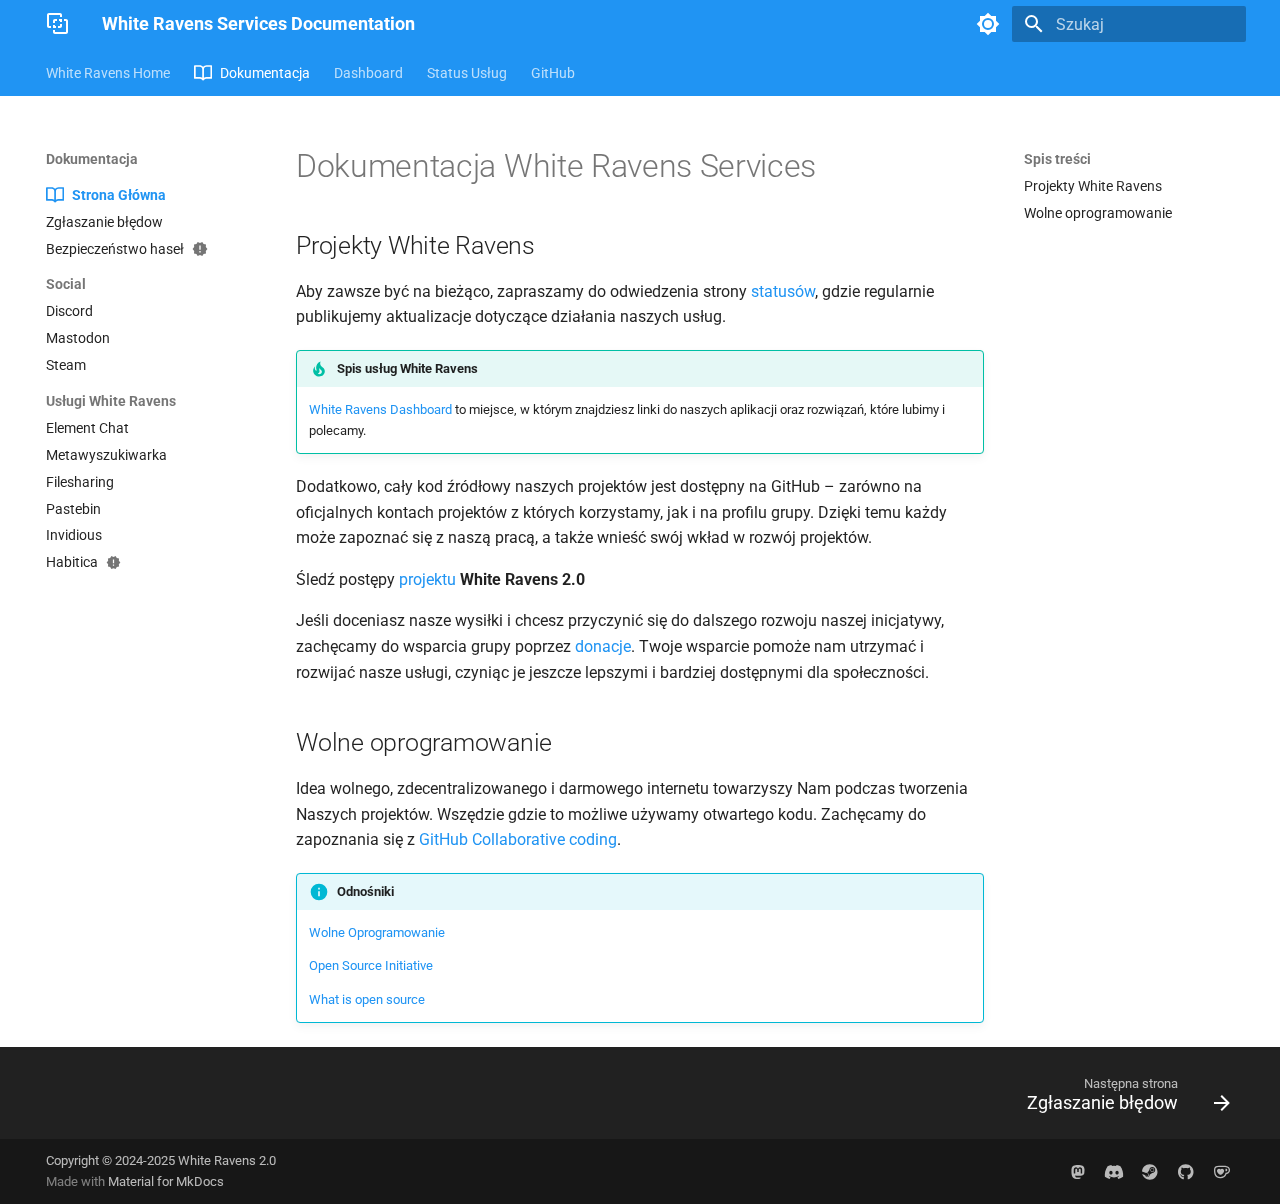
<file: index.html>
<!doctype html>
<html lang="pl" class="no-js">
  <head>
    
      <meta charset="utf-8">
      <meta name="viewport" content="width=device-width,initial-scale=1">
      
      
      
      
      
        <link rel="next" href="bugs/">
      
      
      <link rel="icon" href="images/favicon.png">
      <meta name="generator" content="mkdocs-1.6.1, mkdocs-material-9.6.9">
    
    
      
        <title>Strona Główna - White Ravens Services Documentation</title>
      
    
    
      <link rel="stylesheet" href="assets/stylesheets/main.4af4bdda.min.css">
      
        
        <link rel="stylesheet" href="assets/stylesheets/palette.06af60db.min.css">
      
      


    
    
      
    
    
      
        
        
        <link rel="preconnect" href="https://fonts.gstatic.com" crossorigin>
        <link rel="stylesheet" href="https://fonts.googleapis.com/css?family=Roboto:300,300i,400,400i,700,700i%7CRoboto+Mono:400,400i,700,700i&display=fallback">
        <style>:root{--md-text-font:"Roboto";--md-code-font:"Roboto Mono"}</style>
      
    
    
      <link rel="stylesheet" href="stylesheets/extra.css">
    
    <script>__md_scope=new URL(".",location),__md_hash=e=>[...e].reduce(((e,_)=>(e<<5)-e+_.charCodeAt(0)),0),__md_get=(e,_=localStorage,t=__md_scope)=>JSON.parse(_.getItem(t.pathname+"."+e)),__md_set=(e,_,t=localStorage,a=__md_scope)=>{try{t.setItem(a.pathname+"."+e,JSON.stringify(_))}catch(e){}}</script>
    
      
  


  <script data-goatcounter="https://wrservices.goatcounter.com/count" async src="//gc.zgo.at/count.js">

 /* var property = "" */
  
    document.addEventListener("DOMContentLoaded", function() {
      location$.subscribe(function(url) {

      })
    })
</script>
  
    <script>"undefined"!=typeof __md_analytics&&__md_analytics()</script>
  

    
    
    
  </head>
  
  
    
    
      
    
    
    
    
    <body dir="ltr" data-md-color-scheme="default" data-md-color-primary="blue" data-md-color-accent="red">
  
    
    <input class="md-toggle" data-md-toggle="drawer" type="checkbox" id="__drawer" autocomplete="off">
    <input class="md-toggle" data-md-toggle="search" type="checkbox" id="__search" autocomplete="off">
    <label class="md-overlay" for="__drawer"></label>
    <div data-md-component="skip">
      
        
        <a href="#dokumentacja-white-ravens-services" class="md-skip">
          Przejdź do treści
        </a>
      
    </div>
    <div data-md-component="announce">
      
    </div>
    
    
      

<header class="md-header" data-md-component="header">
  <nav class="md-header__inner md-grid" aria-label="Nagłówek">
    <a href="." title="White Ravens Services Documentation" class="md-header__button md-logo" aria-label="White Ravens Services Documentation" data-md-component="logo">
      
  
  <svg xmlns="http://www.w3.org/2000/svg" viewBox="0 0 24 24"><path d="M3 1c-1.11 0-2 .89-2 2v11c0 1.11.89 2 2 2h2v-2H3V3h11v2h2V3c0-1.11-.89-2-2-2zm6 6c-1.11 0-2 .89-2 2v2h2V9h2V7zm4 0v2h1v1h2V7zm5 0v2h2v11H9v-2H7v2c0 1.11.89 2 2 2h11c1.11 0 2-.89 2-2V9c0-1.11-.89-2-2-2zm-4 5v2h-2v2h2c1.11 0 2-.89 2-2v-2zm-7 1v3h3v-2H9v-1z"/></svg>

    </a>
    <label class="md-header__button md-icon" for="__drawer">
      
      <svg xmlns="http://www.w3.org/2000/svg" viewBox="0 0 24 24"><path d="M3 6h18v2H3zm0 5h18v2H3zm0 5h18v2H3z"/></svg>
    </label>
    <div class="md-header__title" data-md-component="header-title">
      <div class="md-header__ellipsis">
        <div class="md-header__topic">
          <span class="md-ellipsis">
            White Ravens Services Documentation
          </span>
        </div>
        <div class="md-header__topic" data-md-component="header-topic">
          <span class="md-ellipsis">
            
              Strona Główna
            
          </span>
        </div>
      </div>
    </div>
    
      
        <form class="md-header__option" data-md-component="palette">
  
    
    
    
    <input class="md-option" data-md-color-media="" data-md-color-scheme="default" data-md-color-primary="blue" data-md-color-accent="red"  aria-label="Tryb dzienny"  type="radio" name="__palette" id="__palette_0">
    
      <label class="md-header__button md-icon" title="Tryb dzienny" for="__palette_1" hidden>
        <svg xmlns="http://www.w3.org/2000/svg" viewBox="0 0 24 24"><path d="M12 8a4 4 0 0 0-4 4 4 4 0 0 0 4 4 4 4 0 0 0 4-4 4 4 0 0 0-4-4m0 10a6 6 0 0 1-6-6 6 6 0 0 1 6-6 6 6 0 0 1 6 6 6 6 0 0 1-6 6m8-9.31V4h-4.69L12 .69 8.69 4H4v4.69L.69 12 4 15.31V20h4.69L12 23.31 15.31 20H20v-4.69L23.31 12z"/></svg>
      </label>
    
  
    
    
    
    <input class="md-option" data-md-color-media="" data-md-color-scheme="slate" data-md-color-primary="teal" data-md-color-accent="deep-orange"  aria-label="Tryb nocny"  type="radio" name="__palette" id="__palette_1">
    
      <label class="md-header__button md-icon" title="Tryb nocny" for="__palette_0" hidden>
        <svg xmlns="http://www.w3.org/2000/svg" viewBox="0 0 24 24"><path d="M12 18c-.89 0-1.74-.2-2.5-.55C11.56 16.5 13 14.42 13 12s-1.44-4.5-3.5-5.45C10.26 6.2 11.11 6 12 6a6 6 0 0 1 6 6 6 6 0 0 1-6 6m8-9.31V4h-4.69L12 .69 8.69 4H4v4.69L.69 12 4 15.31V20h4.69L12 23.31 15.31 20H20v-4.69L23.31 12z"/></svg>
      </label>
    
  
</form>
      
    
    
      <script>var palette=__md_get("__palette");if(palette&&palette.color){if("(prefers-color-scheme)"===palette.color.media){var media=matchMedia("(prefers-color-scheme: light)"),input=document.querySelector(media.matches?"[data-md-color-media='(prefers-color-scheme: light)']":"[data-md-color-media='(prefers-color-scheme: dark)']");palette.color.media=input.getAttribute("data-md-color-media"),palette.color.scheme=input.getAttribute("data-md-color-scheme"),palette.color.primary=input.getAttribute("data-md-color-primary"),palette.color.accent=input.getAttribute("data-md-color-accent")}for(var[key,value]of Object.entries(palette.color))document.body.setAttribute("data-md-color-"+key,value)}</script>
    
    
    
      <label class="md-header__button md-icon" for="__search">
        
        <svg xmlns="http://www.w3.org/2000/svg" viewBox="0 0 24 24"><path d="M9.5 3A6.5 6.5 0 0 1 16 9.5c0 1.61-.59 3.09-1.56 4.23l.27.27h.79l5 5-1.5 1.5-5-5v-.79l-.27-.27A6.52 6.52 0 0 1 9.5 16 6.5 6.5 0 0 1 3 9.5 6.5 6.5 0 0 1 9.5 3m0 2C7 5 5 7 5 9.5S7 14 9.5 14 14 12 14 9.5 12 5 9.5 5"/></svg>
      </label>
      <div class="md-search" data-md-component="search" role="dialog">
  <label class="md-search__overlay" for="__search"></label>
  <div class="md-search__inner" role="search">
    <form class="md-search__form" name="search">
      <input type="text" class="md-search__input" name="query" aria-label="Szukaj" placeholder="Szukaj" autocapitalize="off" autocorrect="off" autocomplete="off" spellcheck="false" data-md-component="search-query" required>
      <label class="md-search__icon md-icon" for="__search">
        
        <svg xmlns="http://www.w3.org/2000/svg" viewBox="0 0 24 24"><path d="M9.5 3A6.5 6.5 0 0 1 16 9.5c0 1.61-.59 3.09-1.56 4.23l.27.27h.79l5 5-1.5 1.5-5-5v-.79l-.27-.27A6.52 6.52 0 0 1 9.5 16 6.5 6.5 0 0 1 3 9.5 6.5 6.5 0 0 1 9.5 3m0 2C7 5 5 7 5 9.5S7 14 9.5 14 14 12 14 9.5 12 5 9.5 5"/></svg>
        
        <svg xmlns="http://www.w3.org/2000/svg" viewBox="0 0 24 24"><path d="M20 11v2H8l5.5 5.5-1.42 1.42L4.16 12l7.92-7.92L13.5 5.5 8 11z"/></svg>
      </label>
      <nav class="md-search__options" aria-label="Szukaj">
        
          <a href="javascript:void(0)" class="md-search__icon md-icon" title="Udostępnij" aria-label="Udostępnij" data-clipboard data-clipboard-text="" data-md-component="search-share" tabindex="-1">
            
            <svg xmlns="http://www.w3.org/2000/svg" viewBox="0 0 24 24"><path d="M18 16.08c-.76 0-1.44.3-1.96.77L8.91 12.7c.05-.23.09-.46.09-.7s-.04-.47-.09-.7l7.05-4.11c.54.5 1.25.81 2.04.81a3 3 0 0 0 3-3 3 3 0 0 0-3-3 3 3 0 0 0-3 3c0 .24.04.47.09.7L8.04 9.81C7.5 9.31 6.79 9 6 9a3 3 0 0 0-3 3 3 3 0 0 0 3 3c.79 0 1.5-.31 2.04-.81l7.12 4.15c-.05.21-.08.43-.08.66 0 1.61 1.31 2.91 2.92 2.91s2.92-1.3 2.92-2.91A2.92 2.92 0 0 0 18 16.08"/></svg>
          </a>
        
        <button type="reset" class="md-search__icon md-icon" title="Wyczyść" aria-label="Wyczyść" tabindex="-1">
          
          <svg xmlns="http://www.w3.org/2000/svg" viewBox="0 0 24 24"><path d="M19 6.41 17.59 5 12 10.59 6.41 5 5 6.41 10.59 12 5 17.59 6.41 19 12 13.41 17.59 19 19 17.59 13.41 12z"/></svg>
        </button>
      </nav>
      
        <div class="md-search__suggest" data-md-component="search-suggest"></div>
      
    </form>
    <div class="md-search__output">
      <div class="md-search__scrollwrap" tabindex="0" data-md-scrollfix>
        <div class="md-search-result" data-md-component="search-result">
          <div class="md-search-result__meta">
            Inicjowanie wyszukiwania
          </div>
          <ol class="md-search-result__list" role="presentation"></ol>
        </div>
      </div>
    </div>
  </div>
</div>
    
    
  </nav>
  
</header>
    
    <div class="md-container" data-md-component="container">
      
      
        
          
            
<nav class="md-tabs" aria-label="Zakładki" data-md-component="tabs">
  <div class="md-grid">
    <ul class="md-tabs__list">
      
        
  
  
  
    <li class="md-tabs__item">
      <a href="https://whiteravens.net" class="md-tabs__link">
        
  
    
  
  White Ravens Home

      </a>
    </li>
  

      
        
  
  
    
  
  
    
    
      
  
  
    
  
  
    
    
      <li class="md-tabs__item md-tabs__item--active">
        <a href="." class="md-tabs__link">
          
  
    
      <svg xmlns="http://www.w3.org/2000/svg" viewBox="0 0 16 16"><path d="M0 1.75A.75.75 0 0 1 .75 1h4.253c1.227 0 2.317.59 3 1.501A3.74 3.74 0 0 1 11.006 1h4.245a.75.75 0 0 1 .75.75v10.5a.75.75 0 0 1-.75.75h-4.507a2.25 2.25 0 0 0-1.591.659l-.622.621a.75.75 0 0 1-1.06 0l-.622-.621A2.25 2.25 0 0 0 5.258 13H.75a.75.75 0 0 1-.75-.75Zm7.251 10.324.004-5.073-.002-2.253A2.25 2.25 0 0 0 5.003 2.5H1.5v9h3.757a3.75 3.75 0 0 1 1.994.574M8.755 4.75l-.004 7.322a3.75 3.75 0 0 1 1.992-.572H14.5v-9h-3.495a2.25 2.25 0 0 0-2.25 2.25"/></svg>
    
  
  Dokumentacja

        </a>
      </li>
    
  

    
  

      
        
  
  
  
    <li class="md-tabs__item">
      <a href="https://home.wrservices.link" class="md-tabs__link">
        
  
    
  
  Dashboard

      </a>
    </li>
  

      
        
  
  
  
    <li class="md-tabs__item">
      <a href="https://status.wrservices.link" class="md-tabs__link">
        
  
    
  
  Status Usług

      </a>
    </li>
  

      
        
  
  
  
    <li class="md-tabs__item">
      <a href="https://github.com/whiteravens20" class="md-tabs__link">
        
  
    
  
  GitHub

      </a>
    </li>
  

      
    </ul>
  </div>
</nav>
          
        
      
      <main class="md-main" data-md-component="main">
        <div class="md-main__inner md-grid">
          
            
              
              <div class="md-sidebar md-sidebar--primary" data-md-component="sidebar" data-md-type="navigation" >
                <div class="md-sidebar__scrollwrap">
                  <div class="md-sidebar__inner">
                    


  


<nav class="md-nav md-nav--primary md-nav--lifted" aria-label="Nawigacja" data-md-level="0">
  <label class="md-nav__title" for="__drawer">
    <a href="." title="White Ravens Services Documentation" class="md-nav__button md-logo" aria-label="White Ravens Services Documentation" data-md-component="logo">
      
  
  <svg xmlns="http://www.w3.org/2000/svg" viewBox="0 0 24 24"><path d="M3 1c-1.11 0-2 .89-2 2v11c0 1.11.89 2 2 2h2v-2H3V3h11v2h2V3c0-1.11-.89-2-2-2zm6 6c-1.11 0-2 .89-2 2v2h2V9h2V7zm4 0v2h1v1h2V7zm5 0v2h2v11H9v-2H7v2c0 1.11.89 2 2 2h11c1.11 0 2-.89 2-2V9c0-1.11-.89-2-2-2zm-4 5v2h-2v2h2c1.11 0 2-.89 2-2v-2zm-7 1v3h3v-2H9v-1z"/></svg>

    </a>
    White Ravens Services Documentation
  </label>
  
  <ul class="md-nav__list" data-md-scrollfix>
    
      
      
  
  
  
  
    <li class="md-nav__item">
      <a href="https://whiteravens.net" class="md-nav__link">
        
  
  <span class="md-ellipsis">
    White Ravens Home
    
  </span>
  

      </a>
    </li>
  

    
      
      
  
  
    
  
  
  
    
    
      
        
      
        
      
        
      
    
    
      
        
        
      
      
        
      
    
    
    <li class="md-nav__item md-nav__item--active md-nav__item--section md-nav__item--nested">
      
        
        
        <input class="md-nav__toggle md-toggle " type="checkbox" id="__nav_2" checked>
        
          
          <label class="md-nav__link" for="__nav_2" id="__nav_2_label" tabindex="">
            
  
  <span class="md-ellipsis">
    Dokumentacja
    
  </span>
  

            <span class="md-nav__icon md-icon"></span>
          </label>
        
        <nav class="md-nav" data-md-level="1" aria-labelledby="__nav_2_label" aria-expanded="true">
          <label class="md-nav__title" for="__nav_2">
            <span class="md-nav__icon md-icon"></span>
            Dokumentacja
          </label>
          <ul class="md-nav__list" data-md-scrollfix>
            
              
                
  
  
    
  
  
  
    
    
      
        
          
        
      
        
      
        
      
    
    
      
      
        
          
          
        
      
    
    
    <li class="md-nav__item md-nav__item--active md-nav__item--section md-nav__item--nested">
      
        
        
        <input class="md-nav__toggle md-toggle " type="checkbox" id="__nav_2_1" checked>
        
          
          
          <div class="md-nav__link md-nav__container">
            <a href="." class="md-nav__link md-nav__link--active">
              
  
    <svg xmlns="http://www.w3.org/2000/svg" viewBox="0 0 16 16"><path d="M0 1.75A.75.75 0 0 1 .75 1h4.253c1.227 0 2.317.59 3 1.501A3.74 3.74 0 0 1 11.006 1h4.245a.75.75 0 0 1 .75.75v10.5a.75.75 0 0 1-.75.75h-4.507a2.25 2.25 0 0 0-1.591.659l-.622.621a.75.75 0 0 1-1.06 0l-.622-.621A2.25 2.25 0 0 0 5.258 13H.75a.75.75 0 0 1-.75-.75Zm7.251 10.324.004-5.073-.002-2.253A2.25 2.25 0 0 0 5.003 2.5H1.5v9h3.757a3.75 3.75 0 0 1 1.994.574M8.755 4.75l-.004 7.322a3.75 3.75 0 0 1 1.992-.572H14.5v-9h-3.495a2.25 2.25 0 0 0-2.25 2.25"/></svg>
  
  <span class="md-ellipsis">
    Strona Główna
    
  </span>
  

            </a>
            
              
              <label class="md-nav__link md-nav__link--active" for="__nav_2_1" id="__nav_2_1_label" tabindex="">
                <span class="md-nav__icon md-icon"></span>
              </label>
            
          </div>
        
        <nav class="md-nav" data-md-level="2" aria-labelledby="__nav_2_1_label" aria-expanded="true">
          <label class="md-nav__title" for="__nav_2_1">
            <span class="md-nav__icon md-icon"></span>
            Strona Główna
          </label>
          <ul class="md-nav__list" data-md-scrollfix>
            
              
            
              
                
  
  
  
  
    <li class="md-nav__item">
      <a href="bugs/" class="md-nav__link">
        
  
  <span class="md-ellipsis">
    Zgłaszanie błędow
    
  </span>
  

      </a>
    </li>
  

              
            
              
                
  
  
  
  
    <li class="md-nav__item">
      <a href="passwordsec/" class="md-nav__link">
        
  
  <span class="md-ellipsis">
    Bezpieczeństwo haseł
    
  </span>
  
    
  
  
    <span class="md-status md-status--new" title="Ostatnio dodane">
    </span>
  

  

      </a>
    </li>
  

              
            
          </ul>
        </nav>
      
    </li>
  

              
            
              
                
  
  
  
  
    
    
      
        
      
        
      
        
      
    
    
      
      
        
          
          
        
      
    
    
    <li class="md-nav__item md-nav__item--section md-nav__item--nested">
      
        
        
        <input class="md-nav__toggle md-toggle " type="checkbox" id="__nav_2_2" >
        
          
          <label class="md-nav__link" for="__nav_2_2" id="__nav_2_2_label" tabindex="">
            
  
  <span class="md-ellipsis">
    Social
    
  </span>
  

            <span class="md-nav__icon md-icon"></span>
          </label>
        
        <nav class="md-nav" data-md-level="2" aria-labelledby="__nav_2_2_label" aria-expanded="false">
          <label class="md-nav__title" for="__nav_2_2">
            <span class="md-nav__icon md-icon"></span>
            Social
          </label>
          <ul class="md-nav__list" data-md-scrollfix>
            
              
                
  
  
  
  
    <li class="md-nav__item">
      <a href="discord/" class="md-nav__link">
        
  
  <span class="md-ellipsis">
    Discord
    
  </span>
  

      </a>
    </li>
  

              
            
              
                
  
  
  
  
    <li class="md-nav__item">
      <a href="mastodon/" class="md-nav__link">
        
  
  <span class="md-ellipsis">
    Mastodon
    
  </span>
  

      </a>
    </li>
  

              
            
              
                
  
  
  
  
    <li class="md-nav__item">
      <a href="steam/" class="md-nav__link">
        
  
  <span class="md-ellipsis">
    Steam
    
  </span>
  

      </a>
    </li>
  

              
            
          </ul>
        </nav>
      
    </li>
  

              
            
              
                
  
  
  
  
    
    
      
        
      
        
      
        
      
        
      
        
      
        
      
    
    
      
      
        
          
          
        
      
    
    
    <li class="md-nav__item md-nav__item--section md-nav__item--nested">
      
        
        
        <input class="md-nav__toggle md-toggle " type="checkbox" id="__nav_2_3" >
        
          
          <label class="md-nav__link" for="__nav_2_3" id="__nav_2_3_label" tabindex="">
            
  
  <span class="md-ellipsis">
    Usługi White Ravens
    
  </span>
  

            <span class="md-nav__icon md-icon"></span>
          </label>
        
        <nav class="md-nav" data-md-level="2" aria-labelledby="__nav_2_3_label" aria-expanded="false">
          <label class="md-nav__title" for="__nav_2_3">
            <span class="md-nav__icon md-icon"></span>
            Usługi White Ravens
          </label>
          <ul class="md-nav__list" data-md-scrollfix>
            
              
                
  
  
  
  
    <li class="md-nav__item">
      <a href="chat/" class="md-nav__link">
        
  
  <span class="md-ellipsis">
    Element Chat
    
  </span>
  

      </a>
    </li>
  

              
            
              
                
  
  
  
  
    <li class="md-nav__item">
      <a href="search/" class="md-nav__link">
        
  
  <span class="md-ellipsis">
    Metawyszukiwarka
    
  </span>
  

      </a>
    </li>
  

              
            
              
                
  
  
  
  
    <li class="md-nav__item">
      <a href="fileshare/" class="md-nav__link">
        
  
  <span class="md-ellipsis">
    Filesharing
    
  </span>
  

      </a>
    </li>
  

              
            
              
                
  
  
  
  
    <li class="md-nav__item">
      <a href="pastebin/" class="md-nav__link">
        
  
  <span class="md-ellipsis">
    Pastebin
    
  </span>
  

      </a>
    </li>
  

              
            
              
                
  
  
  
  
    <li class="md-nav__item">
      <a href="invidious/" class="md-nav__link">
        
  
  <span class="md-ellipsis">
    Invidious
    
  </span>
  

      </a>
    </li>
  

              
            
              
                
  
  
  
  
    <li class="md-nav__item">
      <a href="habitica/" class="md-nav__link">
        
  
  <span class="md-ellipsis">
    Habitica
    
  </span>
  
    
  
  
    <span class="md-status md-status--new" title="Ostatnio dodane">
    </span>
  

  

      </a>
    </li>
  

              
            
          </ul>
        </nav>
      
    </li>
  

              
            
          </ul>
        </nav>
      
    </li>
  

    
      
      
  
  
  
  
    <li class="md-nav__item">
      <a href="https://home.wrservices.link" class="md-nav__link">
        
  
  <span class="md-ellipsis">
    Dashboard
    
  </span>
  

      </a>
    </li>
  

    
      
      
  
  
  
  
    <li class="md-nav__item">
      <a href="https://status.wrservices.link" class="md-nav__link">
        
  
  <span class="md-ellipsis">
    Status Usług
    
  </span>
  

      </a>
    </li>
  

    
      
      
  
  
  
  
    <li class="md-nav__item">
      <a href="https://github.com/whiteravens20" class="md-nav__link">
        
  
  <span class="md-ellipsis">
    GitHub
    
  </span>
  

      </a>
    </li>
  

    
  </ul>
</nav>
                  </div>
                </div>
              </div>
            
            
              
              <div class="md-sidebar md-sidebar--secondary" data-md-component="sidebar" data-md-type="toc" >
                <div class="md-sidebar__scrollwrap">
                  <div class="md-sidebar__inner">
                    

<nav class="md-nav md-nav--secondary" aria-label="Spis treści">
  
  
  
    
  
  
    <label class="md-nav__title" for="__toc">
      <span class="md-nav__icon md-icon"></span>
      Spis treści
    </label>
    <ul class="md-nav__list" data-md-component="toc" data-md-scrollfix>
      
        <li class="md-nav__item">
  <a href="#projekty-white-ravens" class="md-nav__link">
    <span class="md-ellipsis">
      Projekty White Ravens
    </span>
  </a>
  
</li>
      
        <li class="md-nav__item">
  <a href="#wolne-oprogramowanie" class="md-nav__link">
    <span class="md-ellipsis">
      Wolne oprogramowanie
    </span>
  </a>
  
</li>
      
    </ul>
  
</nav>
                  </div>
                </div>
              </div>
            
          
          
            <div class="md-content" data-md-component="content">
              <article class="md-content__inner md-typeset">
                
                  



<h1 id="dokumentacja-white-ravens-services">Dokumentacja White Ravens Services<a class="headerlink" href="#dokumentacja-white-ravens-services" title="Permanent link">&para;</a></h1>
<h2 id="projekty-white-ravens">Projekty White Ravens<a class="headerlink" href="#projekty-white-ravens" title="Permanent link">&para;</a></h2>
<p>Aby zawsze być na bieżąco, zapraszamy do odwiedzenia strony <a href="https://status.wrservices.link">statusów</a>, gdzie regularnie publikujemy aktualizacje dotyczące działania naszych usług.</p>
<div class="admonition tip">
<p class="admonition-title">Spis usług White Ravens</p>
<p><a href="https://home.wrservices.link">White Ravens Dashboard</a> to miejsce, w którym znajdziesz linki do naszych aplikacji oraz rozwiązań, które lubimy i polecamy.</p>
</div>
<p>Dodatkowo, cały kod źródłowy naszych projektów jest dostępny na GitHub – zarówno na oficjalnych kontach projektów z których korzystamy, jak i na profilu grupy. Dzięki temu każdy może zapoznać się z naszą pracą, a także wnieść swój wkład w rozwój projektów.</p>
<p>Śledź postępy <a href="https://github.com/orgs/whiteravens20/projects/8">projektu</a> <strong>White Ravens 2.0</strong></p>
<p>Jeśli doceniasz nasze wysiłki i chcesz przyczynić się do dalszego rozwoju naszej inicjatywy, zachęcamy do wsparcia grupy poprzez <a href="https://ko-fi.com/N4N4E0LR2">donacje</a>. Twoje wsparcie pomoże nam utrzymać i rozwijać nasze usługi, czyniąc je jeszcze lepszymi i bardziej dostępnymi dla społeczności.</p>
<h2 id="wolne-oprogramowanie">Wolne oprogramowanie<a class="headerlink" href="#wolne-oprogramowanie" title="Permanent link">&para;</a></h2>
<p>Idea wolnego, zdecentralizowanego i darmowego internetu towarzyszy Nam podczas tworzenia Naszych projektów. Wszędzie gdzie to możliwe używamy otwartego kodu. Zachęcamy do zapoznania się z <a href="https://github.com/">GitHub Collaborative coding</a>.</p>
<div class="admonition info">
<p class="admonition-title">Odnośniki</p>
<p><a href="https://pl.wikipedia.org/wiki/Otwarte_oprogramowanie">Wolne Oprogramowanie</a></p>
<p><a href="https://opensource.org/">Open Source Initiative</a></p>
<p><a href="https://www.redhat.com/en/topics/open-source/what-is-open-source">What is open source</a></p>
</div>







  
  



  




                
              </article>
            </div>
          
          
  <script>var tabs=__md_get("__tabs");if(Array.isArray(tabs))e:for(var set of document.querySelectorAll(".tabbed-set")){var labels=set.querySelector(".tabbed-labels");for(var tab of tabs)for(var label of labels.getElementsByTagName("label"))if(label.innerText.trim()===tab){var input=document.getElementById(label.htmlFor);input.checked=!0;continue e}}</script>

<script>var target=document.getElementById(location.hash.slice(1));target&&target.name&&(target.checked=target.name.startsWith("__tabbed_"))</script>
        </div>
        
          <button type="button" class="md-top md-icon" data-md-component="top" hidden>
  
  <svg xmlns="http://www.w3.org/2000/svg" viewBox="0 0 24 24"><path d="M13 20h-2V8l-5.5 5.5-1.42-1.42L12 4.16l7.92 7.92-1.42 1.42L13 8z"/></svg>
  Powrót do góry
</button>
        
      </main>
      
        <footer class="md-footer">
  
    
      
      <nav class="md-footer__inner md-grid" aria-label="Stopka" >
        
        
          
          <a href="bugs/" class="md-footer__link md-footer__link--next" aria-label="Następna strona: Zgłaszanie błędow">
            <div class="md-footer__title">
              <span class="md-footer__direction">
                Następna strona
              </span>
              <div class="md-ellipsis">
                Zgłaszanie błędow
              </div>
            </div>
            <div class="md-footer__button md-icon">
              
              <svg xmlns="http://www.w3.org/2000/svg" viewBox="0 0 24 24"><path d="M4 11v2h12l-5.5 5.5 1.42 1.42L19.84 12l-7.92-7.92L10.5 5.5 16 11z"/></svg>
            </div>
          </a>
        
      </nav>
    
  
  <div class="md-footer-meta md-typeset">
    <div class="md-footer-meta__inner md-grid">
      <div class="md-copyright">
  
    <div class="md-copyright__highlight">
      Copyright &copy; 2024-2025 White Ravens 2.0
    </div>
  
  
    Made with
    <a href="https://squidfunk.github.io/mkdocs-material/" target="_blank" rel="noopener">
      Material for MkDocs
    </a>
  
</div>
      
        <div class="md-social">
  
    
    
      
    
    
    
      
      
    
    <a href="https://mastodon.social/@whiteravens" target="_blank" rel="noopener me" title="mastodon.social" class="md-social__link">
      <svg xmlns="http://www.w3.org/2000/svg" viewBox="0 0 448 512"><!--! Font Awesome Free 6.7.2 by @fontawesome - https://fontawesome.com License - https://fontawesome.com/license/free (Icons: CC BY 4.0, Fonts: SIL OFL 1.1, Code: MIT License) Copyright 2024 Fonticons, Inc.--><path d="M433 179.11c0-97.2-63.71-125.7-63.71-125.7-62.52-28.7-228.56-28.4-290.48 0 0 0-63.72 28.5-63.72 125.7 0 115.7-6.6 259.4 105.63 289.1 40.51 10.7 75.32 13 103.33 11.4 50.81-2.8 79.32-18.1 79.32-18.1l-1.7-36.9s-36.31 11.4-77.12 10.1c-40.41-1.4-83-4.4-89.63-54a102.5 102.5 0 0 1-.9-13.9c85.63 20.9 158.65 9.1 178.75 6.7 56.12-6.7 105-41.3 111.23-72.9 9.8-49.8 9-121.5 9-121.5m-75.12 125.2h-46.63v-114.2c0-49.7-64-51.6-64 6.9v62.5h-46.33V197c0-58.5-64-56.6-64-6.9v114.2H90.19c0-122.1-5.2-147.9 18.41-175 25.9-28.9 79.82-30.8 103.83 6.1l11.6 19.5 11.6-19.5c24.11-37.1 78.12-34.8 103.83-6.1 23.71 27.3 18.4 53 18.4 175z"/></svg>
    </a>
  
    
    
    
    
      
      
    
    <a href="https://discord.gg/5JMk8Z4" target="_blank" rel="noopener" title="discord.gg" class="md-social__link">
      <svg xmlns="http://www.w3.org/2000/svg" viewBox="0 0 640 512"><!--! Font Awesome Free 6.7.2 by @fontawesome - https://fontawesome.com License - https://fontawesome.com/license/free (Icons: CC BY 4.0, Fonts: SIL OFL 1.1, Code: MIT License) Copyright 2024 Fonticons, Inc.--><path d="M524.531 69.836a1.5 1.5 0 0 0-.764-.7A485 485 0 0 0 404.081 32.03a1.82 1.82 0 0 0-1.923.91 338 338 0 0 0-14.9 30.6 447.9 447.9 0 0 0-134.426 0 310 310 0 0 0-15.135-30.6 1.89 1.89 0 0 0-1.924-.91 483.7 483.7 0 0 0-119.688 37.107 1.7 1.7 0 0 0-.788.676C39.068 183.651 18.186 294.69 28.43 404.354a2.02 2.02 0 0 0 .765 1.375 487.7 487.7 0 0 0 146.825 74.189 1.9 1.9 0 0 0 2.063-.676A348 348 0 0 0 208.12 430.4a1.86 1.86 0 0 0-1.019-2.588 321 321 0 0 1-45.868-21.853 1.885 1.885 0 0 1-.185-3.126 251 251 0 0 0 9.109-7.137 1.82 1.82 0 0 1 1.9-.256c96.229 43.917 200.41 43.917 295.5 0a1.81 1.81 0 0 1 1.924.233 235 235 0 0 0 9.132 7.16 1.884 1.884 0 0 1-.162 3.126 301.4 301.4 0 0 1-45.89 21.83 1.875 1.875 0 0 0-1 2.611 391 391 0 0 0 30.014 48.815 1.86 1.86 0 0 0 2.063.7A486 486 0 0 0 610.7 405.729a1.88 1.88 0 0 0 .765-1.352c12.264-126.783-20.532-236.912-86.934-334.541M222.491 337.58c-28.972 0-52.844-26.587-52.844-59.239s23.409-59.241 52.844-59.241c29.665 0 53.306 26.82 52.843 59.239 0 32.654-23.41 59.241-52.843 59.241m195.38 0c-28.971 0-52.843-26.587-52.843-59.239s23.409-59.241 52.843-59.241c29.667 0 53.307 26.82 52.844 59.239 0 32.654-23.177 59.241-52.844 59.241"/></svg>
    </a>
  
    
    
    
    
      
      
    
    <a href="https://steamcommunity.com/groups/whiteravensgaming" target="_blank" rel="noopener" title="steamcommunity.com" class="md-social__link">
      <svg xmlns="http://www.w3.org/2000/svg" viewBox="0 0 496 512"><!--! Font Awesome Free 6.7.2 by @fontawesome - https://fontawesome.com License - https://fontawesome.com/license/free (Icons: CC BY 4.0, Fonts: SIL OFL 1.1, Code: MIT License) Copyright 2024 Fonticons, Inc.--><path d="M496 256c0 137-111.2 248-248.4 248-113.8 0-209.6-76.3-239-180.4l95.2 39.3c6.4 32.1 34.9 56.4 68.9 56.4 39.2 0 71.9-32.4 70.2-73.5l84.5-60.2c52.1 1.3 95.8-40.9 95.8-93.5 0-51.6-42-93.5-93.7-93.5s-93.7 42-93.7 93.5v1.2L176.6 279c-15.5-.9-30.7 3.4-43.5 12.1L0 236.1C10.2 108.4 117.1 8 247.6 8 384.8 8 496 119 496 256M155.7 384.3l-30.5-12.6a52.8 52.8 0 0 0 27.2 25.8c26.9 11.2 57.8-1.6 69-28.4 5.4-13 5.5-27.3.1-40.3S206 305.6 193 300.2c-12.9-5.4-26.7-5.2-38.9-.6l31.5 13c19.8 8.2 29.2 30.9 20.9 50.7-8.3 19.9-31 29.2-50.8 21m173.8-129.9c-34.4 0-62.4-28-62.4-62.3s28-62.3 62.4-62.3 62.4 28 62.4 62.3-27.9 62.3-62.4 62.3m.1-15.6c25.9 0 46.9-21 46.9-46.8 0-25.9-21-46.8-46.9-46.8s-46.9 21-46.9 46.8c.1 25.8 21.1 46.8 46.9 46.8"/></svg>
    </a>
  
    
    
    
    
      
      
    
    <a href="https://github.com/whiteravens20" target="_blank" rel="noopener" title="github.com" class="md-social__link">
      <svg xmlns="http://www.w3.org/2000/svg" viewBox="0 0 496 512"><!--! Font Awesome Free 6.7.2 by @fontawesome - https://fontawesome.com License - https://fontawesome.com/license/free (Icons: CC BY 4.0, Fonts: SIL OFL 1.1, Code: MIT License) Copyright 2024 Fonticons, Inc.--><path d="M165.9 397.4c0 2-2.3 3.6-5.2 3.6-3.3.3-5.6-1.3-5.6-3.6 0-2 2.3-3.6 5.2-3.6 3-.3 5.6 1.3 5.6 3.6m-31.1-4.5c-.7 2 1.3 4.3 4.3 4.9 2.6 1 5.6 0 6.2-2s-1.3-4.3-4.3-5.2c-2.6-.7-5.5.3-6.2 2.3m44.2-1.7c-2.9.7-4.9 2.6-4.6 4.9.3 2 2.9 3.3 5.9 2.6 2.9-.7 4.9-2.6 4.6-4.6-.3-1.9-3-3.2-5.9-2.9M244.8 8C106.1 8 0 113.3 0 252c0 110.9 69.8 205.8 169.5 239.2 12.8 2.3 17.3-5.6 17.3-12.1 0-6.2-.3-40.4-.3-61.4 0 0-70 15-84.7-29.8 0 0-11.4-29.1-27.8-36.6 0 0-22.9-15.7 1.6-15.4 0 0 24.9 2 38.6 25.8 21.9 38.6 58.6 27.5 72.9 20.9 2.3-16 8.8-27.1 16-33.7-55.9-6.2-112.3-14.3-112.3-110.5 0-27.5 7.6-41.3 23.6-58.9-2.6-6.5-11.1-33.3 2.6-67.9 20.9-6.5 69 27 69 27 20-5.6 41.5-8.5 62.8-8.5s42.8 2.9 62.8 8.5c0 0 48.1-33.6 69-27 13.7 34.7 5.2 61.4 2.6 67.9 16 17.7 25.8 31.5 25.8 58.9 0 96.5-58.9 104.2-114.8 110.5 9.2 7.9 17 22.9 17 46.4 0 33.7-.3 75.4-.3 83.6 0 6.5 4.6 14.4 17.3 12.1C428.2 457.8 496 362.9 496 252 496 113.3 383.5 8 244.8 8M97.2 352.9c-1.3 1-1 3.3.7 5.2 1.6 1.6 3.9 2.3 5.2 1 1.3-1 1-3.3-.7-5.2-1.6-1.6-3.9-2.3-5.2-1m-10.8-8.1c-.7 1.3.3 2.9 2.3 3.9 1.6 1 3.6.7 4.3-.7.7-1.3-.3-2.9-2.3-3.9-2-.6-3.6-.3-4.3.7m32.4 35.6c-1.6 1.3-1 4.3 1.3 6.2 2.3 2.3 5.2 2.6 6.5 1 1.3-1.3.7-4.3-1.3-6.2-2.2-2.3-5.2-2.6-6.5-1m-11.4-14.7c-1.6 1-1.6 3.6 0 5.9s4.3 3.3 5.6 2.3c1.6-1.3 1.6-3.9 0-6.2-1.4-2.3-4-3.3-5.6-2"/></svg>
    </a>
  
    
    
    
    
      
      
    
    <a href="https://ko-fi.com/N4N4E0LR2" target="_blank" rel="noopener" title="ko-fi.com" class="md-social__link">
      <svg xmlns="http://www.w3.org/2000/svg" viewBox="0 0 24 24"><path d="M11.351 2.715c-2.7 0-4.986.025-6.83.26C2.078 3.285 0 5.154 0 8.61c0 3.506.182 6.13 1.585 8.493 1.584 2.701 4.233 4.182 7.662 4.182h.83c4.209 0 6.494-2.234 7.637-4a9.5 9.5 0 0 0 1.091-2.338C21.792 14.688 24 12.22 24 9.208v-.415c0-3.247-2.13-5.507-5.792-5.87-1.558-.156-2.65-.208-6.857-.208m0 1.947c4.208 0 5.09.052 6.571.182 2.624.311 4.13 1.584 4.13 4v.39c0 2.156-1.792 3.844-3.87 3.844h-.935l-.156.649c-.208 1.013-.597 1.818-1.039 2.546-.909 1.428-2.545 3.064-5.922 3.064h-.805c-2.571 0-4.831-.883-6.078-3.195-1.09-2-1.298-4.155-1.298-7.506 0-2.181.857-3.402 3.012-3.714 1.533-.233 3.559-.26 6.39-.26m6.547 2.287c-.416 0-.65.234-.65.546v2.935c0 .311.234.545.65.545 1.324 0 2.051-.754 2.051-2s-.727-2.026-2.052-2.026m-10.39.182c-1.818 0-3.013 1.48-3.013 3.142 0 1.533.858 2.857 1.949 3.897.727.701 1.87 1.429 2.649 1.896a1.47 1.47 0 0 0 1.507 0c.78-.467 1.922-1.195 2.623-1.896 1.117-1.039 1.974-2.364 1.974-3.897 0-1.662-1.247-3.142-3.039-3.142-1.065 0-1.792.545-2.338 1.298-.493-.753-1.246-1.298-2.312-1.298"/></svg>
    </a>
  
</div>
      
    </div>
  </div>
</footer>
      
    </div>
    <div class="md-dialog" data-md-component="dialog">
      <div class="md-dialog__inner md-typeset"></div>
    </div>
    
    
    <script id="__config" type="application/json">{"base": ".", "features": ["content.code.annotate", "content.code.copy", "content.tabs.link", "navigation.footer", "navigation.indexes", "navigation.sections", "navigation.tabs", "navigation.top", "navigation.tracking", "search.highlight", "search.share", "search.suggest"], "search": "assets/javascripts/workers/search.f8cc74c7.min.js", "translations": {"clipboard.copied": "Skopiowano do schowka", "clipboard.copy": "Kopiuj do schowka", "search.result.more.one": "1 wi\u0119cej na tej stronie", "search.result.more.other": "# wi\u0119cej na tej stronie", "search.result.none": "Brak wynik\u00f3w wyszukiwania", "search.result.one": "Wyniki wyszukiwania: 1", "search.result.other": "Wyniki wyszukiwania: #", "search.result.placeholder": "Zacznij pisa\u0107, aby szuka\u0107", "search.result.term.missing": "Brak", "select.version": "Wybierz wersj\u0119"}}</script>
    
    
      <script src="assets/javascripts/bundle.c8b220af.min.js"></script>
      
    
  </body>
</html>
</file>
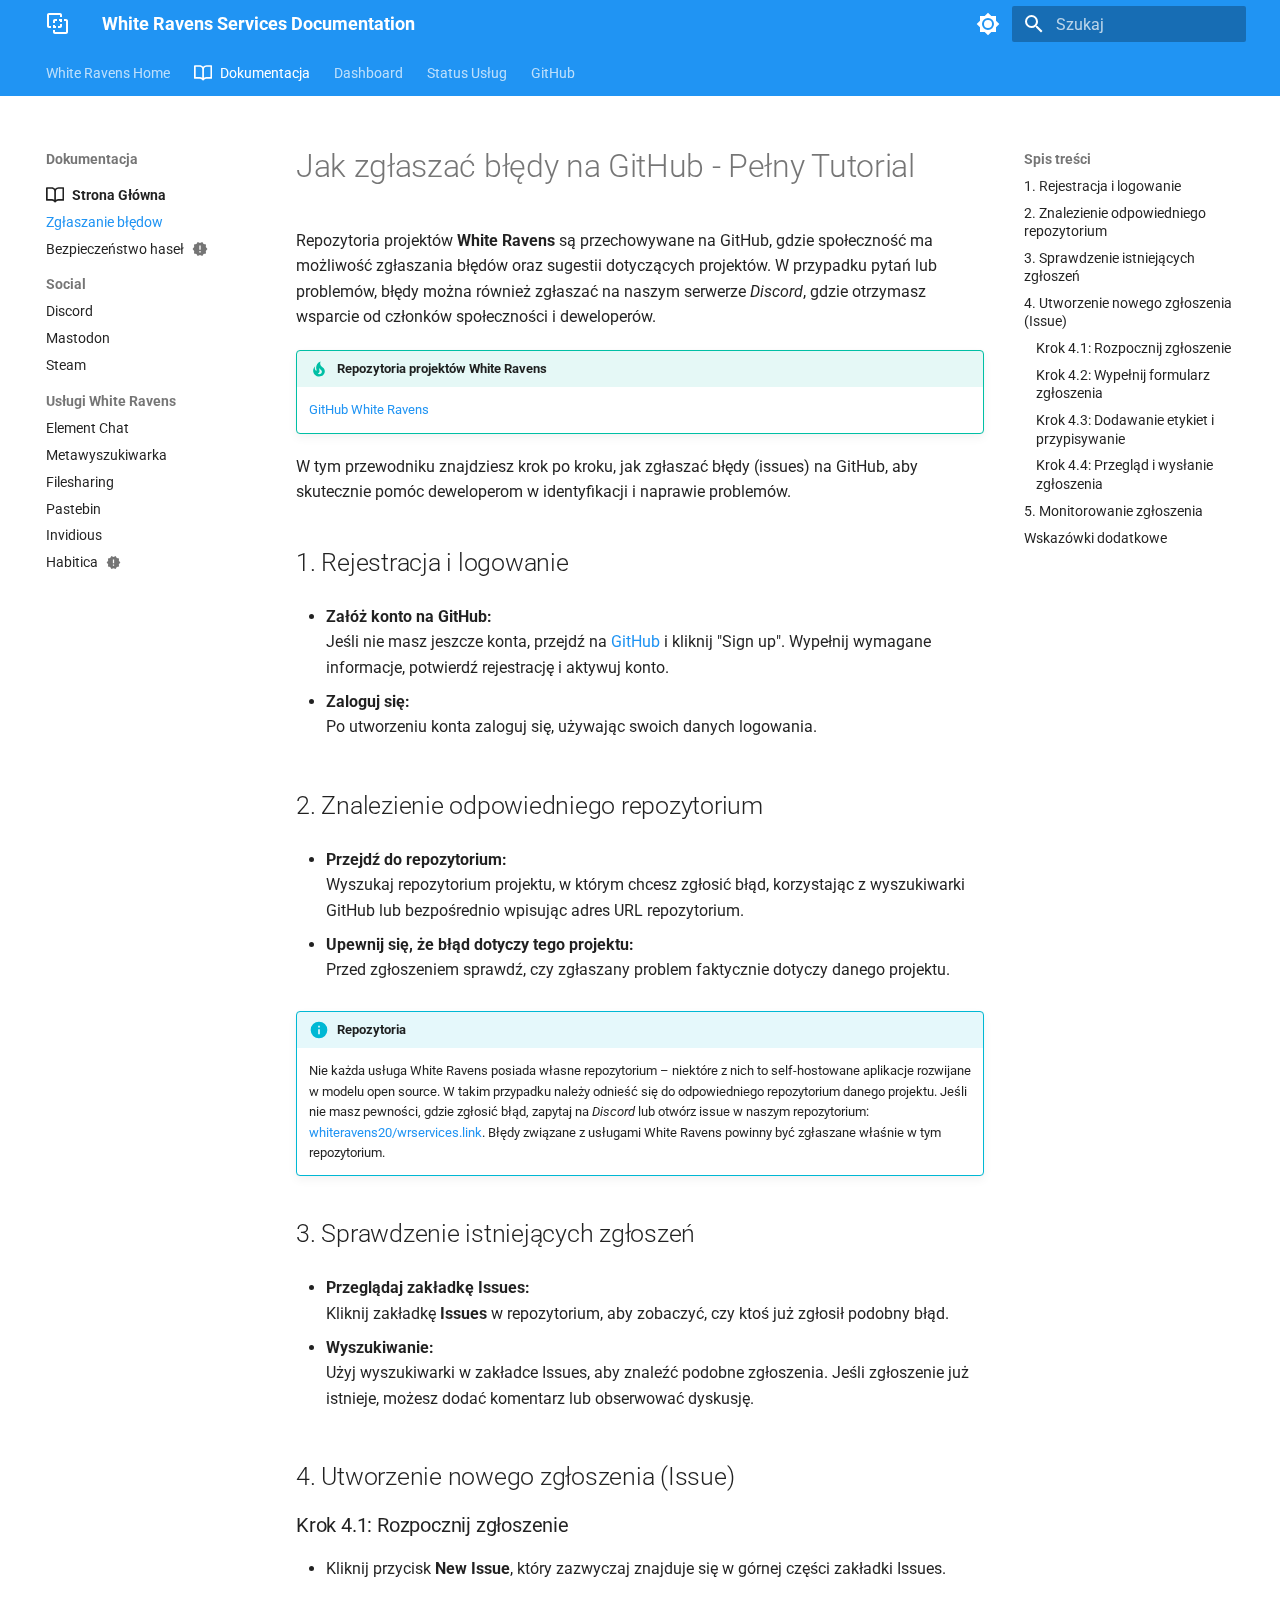
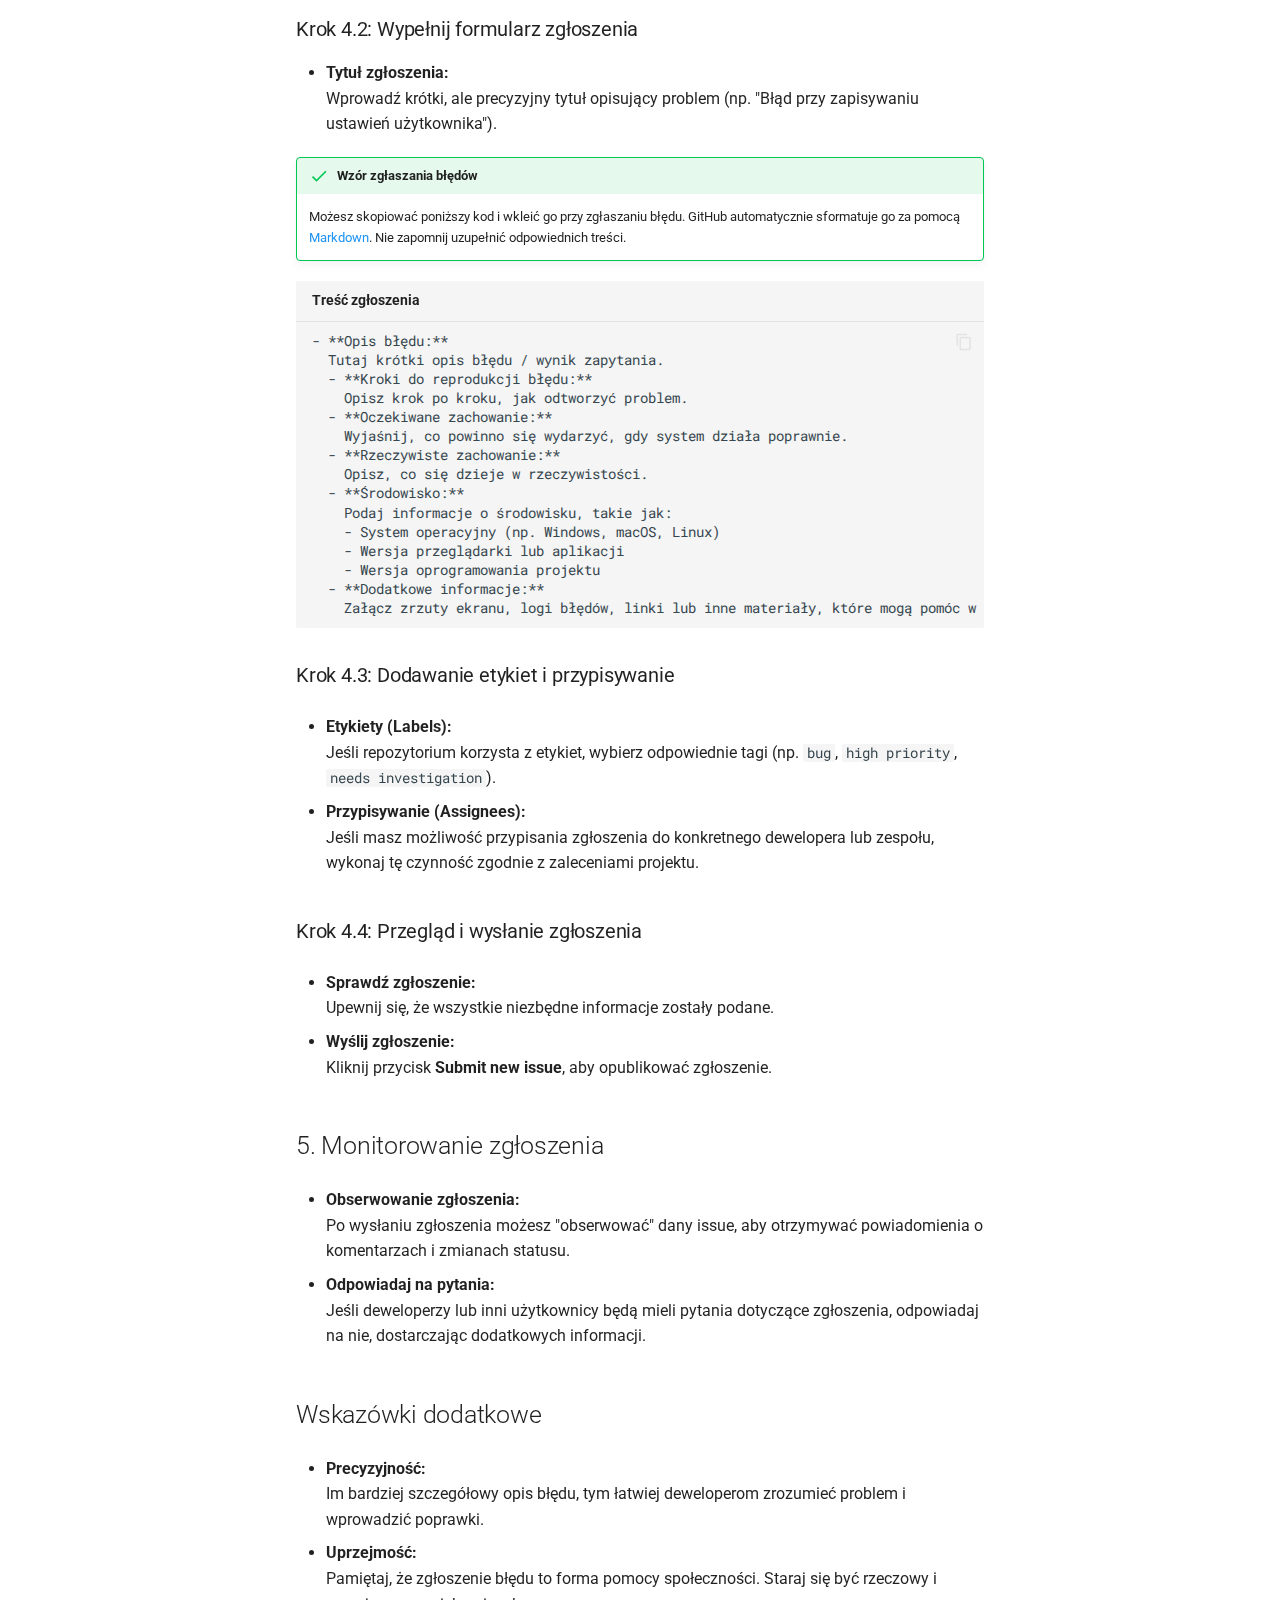
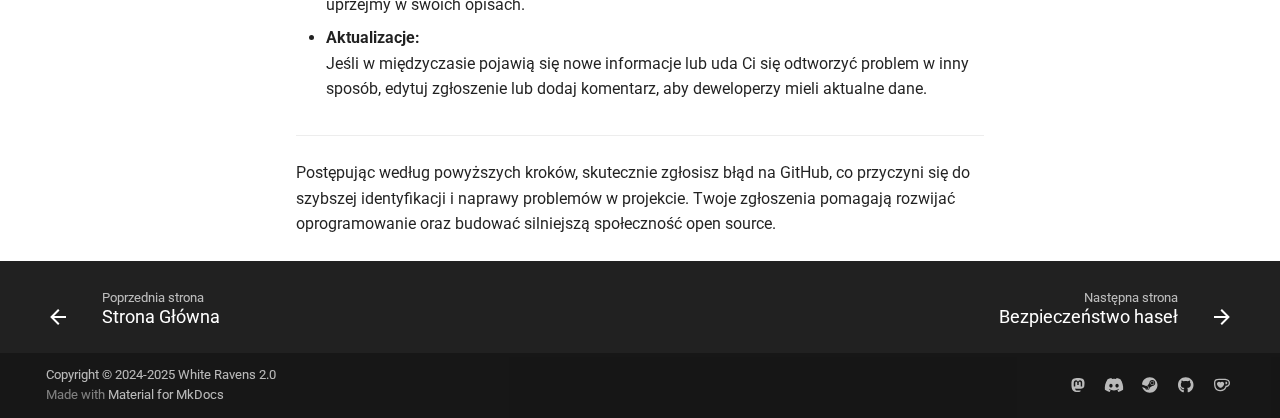
<file: bugs/index.html>
<!doctype html>
<html lang="pl" class="no-js">
  <head>
    
      <meta charset="utf-8">
      <meta name="viewport" content="width=device-width,initial-scale=1">
      
      
      
      
        <link rel="prev" href="..">
      
      
        <link rel="next" href="../passwordsec/">
      
      
      <link rel="icon" href="../images/favicon.png">
      <meta name="generator" content="mkdocs-1.6.1, mkdocs-material-9.6.9">
    
    
      
        <title>Zgłaszanie błędow - White Ravens Services Documentation</title>
      
    
    
      <link rel="stylesheet" href="../assets/stylesheets/main.4af4bdda.min.css">
      
        
        <link rel="stylesheet" href="../assets/stylesheets/palette.06af60db.min.css">
      
      


    
    
      
    
    
      
        
        
        <link rel="preconnect" href="https://fonts.gstatic.com" crossorigin>
        <link rel="stylesheet" href="https://fonts.googleapis.com/css?family=Roboto:300,300i,400,400i,700,700i%7CRoboto+Mono:400,400i,700,700i&display=fallback">
        <style>:root{--md-text-font:"Roboto";--md-code-font:"Roboto Mono"}</style>
      
    
    
      <link rel="stylesheet" href="../stylesheets/extra.css">
    
    <script>__md_scope=new URL("..",location),__md_hash=e=>[...e].reduce(((e,_)=>(e<<5)-e+_.charCodeAt(0)),0),__md_get=(e,_=localStorage,t=__md_scope)=>JSON.parse(_.getItem(t.pathname+"."+e)),__md_set=(e,_,t=localStorage,a=__md_scope)=>{try{t.setItem(a.pathname+"."+e,JSON.stringify(_))}catch(e){}}</script>
    
      
  


  <script data-goatcounter="https://wrservices.goatcounter.com/count" async src="//gc.zgo.at/count.js">

 /* var property = "" */
  
    document.addEventListener("DOMContentLoaded", function() {
      location$.subscribe(function(url) {

      })
    })
</script>
  
    <script>"undefined"!=typeof __md_analytics&&__md_analytics()</script>
  

    
    
    
  </head>
  
  
    
    
      
    
    
    
    
    <body dir="ltr" data-md-color-scheme="default" data-md-color-primary="blue" data-md-color-accent="red">
  
    
    <input class="md-toggle" data-md-toggle="drawer" type="checkbox" id="__drawer" autocomplete="off">
    <input class="md-toggle" data-md-toggle="search" type="checkbox" id="__search" autocomplete="off">
    <label class="md-overlay" for="__drawer"></label>
    <div data-md-component="skip">
      
        
        <a href="#jak-zgaszac-bedy-na-github-peny-tutorial" class="md-skip">
          Przejdź do treści
        </a>
      
    </div>
    <div data-md-component="announce">
      
    </div>
    
    
      

<header class="md-header" data-md-component="header">
  <nav class="md-header__inner md-grid" aria-label="Nagłówek">
    <a href=".." title="White Ravens Services Documentation" class="md-header__button md-logo" aria-label="White Ravens Services Documentation" data-md-component="logo">
      
  
  <svg xmlns="http://www.w3.org/2000/svg" viewBox="0 0 24 24"><path d="M3 1c-1.11 0-2 .89-2 2v11c0 1.11.89 2 2 2h2v-2H3V3h11v2h2V3c0-1.11-.89-2-2-2zm6 6c-1.11 0-2 .89-2 2v2h2V9h2V7zm4 0v2h1v1h2V7zm5 0v2h2v11H9v-2H7v2c0 1.11.89 2 2 2h11c1.11 0 2-.89 2-2V9c0-1.11-.89-2-2-2zm-4 5v2h-2v2h2c1.11 0 2-.89 2-2v-2zm-7 1v3h3v-2H9v-1z"/></svg>

    </a>
    <label class="md-header__button md-icon" for="__drawer">
      
      <svg xmlns="http://www.w3.org/2000/svg" viewBox="0 0 24 24"><path d="M3 6h18v2H3zm0 5h18v2H3zm0 5h18v2H3z"/></svg>
    </label>
    <div class="md-header__title" data-md-component="header-title">
      <div class="md-header__ellipsis">
        <div class="md-header__topic">
          <span class="md-ellipsis">
            White Ravens Services Documentation
          </span>
        </div>
        <div class="md-header__topic" data-md-component="header-topic">
          <span class="md-ellipsis">
            
              Zgłaszanie błędow
            
          </span>
        </div>
      </div>
    </div>
    
      
        <form class="md-header__option" data-md-component="palette">
  
    
    
    
    <input class="md-option" data-md-color-media="" data-md-color-scheme="default" data-md-color-primary="blue" data-md-color-accent="red"  aria-label="Tryb dzienny"  type="radio" name="__palette" id="__palette_0">
    
      <label class="md-header__button md-icon" title="Tryb dzienny" for="__palette_1" hidden>
        <svg xmlns="http://www.w3.org/2000/svg" viewBox="0 0 24 24"><path d="M12 8a4 4 0 0 0-4 4 4 4 0 0 0 4 4 4 4 0 0 0 4-4 4 4 0 0 0-4-4m0 10a6 6 0 0 1-6-6 6 6 0 0 1 6-6 6 6 0 0 1 6 6 6 6 0 0 1-6 6m8-9.31V4h-4.69L12 .69 8.69 4H4v4.69L.69 12 4 15.31V20h4.69L12 23.31 15.31 20H20v-4.69L23.31 12z"/></svg>
      </label>
    
  
    
    
    
    <input class="md-option" data-md-color-media="" data-md-color-scheme="slate" data-md-color-primary="teal" data-md-color-accent="deep-orange"  aria-label="Tryb nocny"  type="radio" name="__palette" id="__palette_1">
    
      <label class="md-header__button md-icon" title="Tryb nocny" for="__palette_0" hidden>
        <svg xmlns="http://www.w3.org/2000/svg" viewBox="0 0 24 24"><path d="M12 18c-.89 0-1.74-.2-2.5-.55C11.56 16.5 13 14.42 13 12s-1.44-4.5-3.5-5.45C10.26 6.2 11.11 6 12 6a6 6 0 0 1 6 6 6 6 0 0 1-6 6m8-9.31V4h-4.69L12 .69 8.69 4H4v4.69L.69 12 4 15.31V20h4.69L12 23.31 15.31 20H20v-4.69L23.31 12z"/></svg>
      </label>
    
  
</form>
      
    
    
      <script>var palette=__md_get("__palette");if(palette&&palette.color){if("(prefers-color-scheme)"===palette.color.media){var media=matchMedia("(prefers-color-scheme: light)"),input=document.querySelector(media.matches?"[data-md-color-media='(prefers-color-scheme: light)']":"[data-md-color-media='(prefers-color-scheme: dark)']");palette.color.media=input.getAttribute("data-md-color-media"),palette.color.scheme=input.getAttribute("data-md-color-scheme"),palette.color.primary=input.getAttribute("data-md-color-primary"),palette.color.accent=input.getAttribute("data-md-color-accent")}for(var[key,value]of Object.entries(palette.color))document.body.setAttribute("data-md-color-"+key,value)}</script>
    
    
    
      <label class="md-header__button md-icon" for="__search">
        
        <svg xmlns="http://www.w3.org/2000/svg" viewBox="0 0 24 24"><path d="M9.5 3A6.5 6.5 0 0 1 16 9.5c0 1.61-.59 3.09-1.56 4.23l.27.27h.79l5 5-1.5 1.5-5-5v-.79l-.27-.27A6.52 6.52 0 0 1 9.5 16 6.5 6.5 0 0 1 3 9.5 6.5 6.5 0 0 1 9.5 3m0 2C7 5 5 7 5 9.5S7 14 9.5 14 14 12 14 9.5 12 5 9.5 5"/></svg>
      </label>
      <div class="md-search" data-md-component="search" role="dialog">
  <label class="md-search__overlay" for="__search"></label>
  <div class="md-search__inner" role="search">
    <form class="md-search__form" name="search">
      <input type="text" class="md-search__input" name="query" aria-label="Szukaj" placeholder="Szukaj" autocapitalize="off" autocorrect="off" autocomplete="off" spellcheck="false" data-md-component="search-query" required>
      <label class="md-search__icon md-icon" for="__search">
        
        <svg xmlns="http://www.w3.org/2000/svg" viewBox="0 0 24 24"><path d="M9.5 3A6.5 6.5 0 0 1 16 9.5c0 1.61-.59 3.09-1.56 4.23l.27.27h.79l5 5-1.5 1.5-5-5v-.79l-.27-.27A6.52 6.52 0 0 1 9.5 16 6.5 6.5 0 0 1 3 9.5 6.5 6.5 0 0 1 9.5 3m0 2C7 5 5 7 5 9.5S7 14 9.5 14 14 12 14 9.5 12 5 9.5 5"/></svg>
        
        <svg xmlns="http://www.w3.org/2000/svg" viewBox="0 0 24 24"><path d="M20 11v2H8l5.5 5.5-1.42 1.42L4.16 12l7.92-7.92L13.5 5.5 8 11z"/></svg>
      </label>
      <nav class="md-search__options" aria-label="Szukaj">
        
          <a href="javascript:void(0)" class="md-search__icon md-icon" title="Udostępnij" aria-label="Udostępnij" data-clipboard data-clipboard-text="" data-md-component="search-share" tabindex="-1">
            
            <svg xmlns="http://www.w3.org/2000/svg" viewBox="0 0 24 24"><path d="M18 16.08c-.76 0-1.44.3-1.96.77L8.91 12.7c.05-.23.09-.46.09-.7s-.04-.47-.09-.7l7.05-4.11c.54.5 1.25.81 2.04.81a3 3 0 0 0 3-3 3 3 0 0 0-3-3 3 3 0 0 0-3 3c0 .24.04.47.09.7L8.04 9.81C7.5 9.31 6.79 9 6 9a3 3 0 0 0-3 3 3 3 0 0 0 3 3c.79 0 1.5-.31 2.04-.81l7.12 4.15c-.05.21-.08.43-.08.66 0 1.61 1.31 2.91 2.92 2.91s2.92-1.3 2.92-2.91A2.92 2.92 0 0 0 18 16.08"/></svg>
          </a>
        
        <button type="reset" class="md-search__icon md-icon" title="Wyczyść" aria-label="Wyczyść" tabindex="-1">
          
          <svg xmlns="http://www.w3.org/2000/svg" viewBox="0 0 24 24"><path d="M19 6.41 17.59 5 12 10.59 6.41 5 5 6.41 10.59 12 5 17.59 6.41 19 12 13.41 17.59 19 19 17.59 13.41 12z"/></svg>
        </button>
      </nav>
      
        <div class="md-search__suggest" data-md-component="search-suggest"></div>
      
    </form>
    <div class="md-search__output">
      <div class="md-search__scrollwrap" tabindex="0" data-md-scrollfix>
        <div class="md-search-result" data-md-component="search-result">
          <div class="md-search-result__meta">
            Inicjowanie wyszukiwania
          </div>
          <ol class="md-search-result__list" role="presentation"></ol>
        </div>
      </div>
    </div>
  </div>
</div>
    
    
  </nav>
  
</header>
    
    <div class="md-container" data-md-component="container">
      
      
        
          
            
<nav class="md-tabs" aria-label="Zakładki" data-md-component="tabs">
  <div class="md-grid">
    <ul class="md-tabs__list">
      
        
  
  
  
    <li class="md-tabs__item">
      <a href="https://whiteravens.net" class="md-tabs__link">
        
  
    
  
  White Ravens Home

      </a>
    </li>
  

      
        
  
  
    
  
  
    
    
      
  
  
    
  
  
    
    
      <li class="md-tabs__item md-tabs__item--active">
        <a href=".." class="md-tabs__link">
          
  
    
      <svg xmlns="http://www.w3.org/2000/svg" viewBox="0 0 16 16"><path d="M0 1.75A.75.75 0 0 1 .75 1h4.253c1.227 0 2.317.59 3 1.501A3.74 3.74 0 0 1 11.006 1h4.245a.75.75 0 0 1 .75.75v10.5a.75.75 0 0 1-.75.75h-4.507a2.25 2.25 0 0 0-1.591.659l-.622.621a.75.75 0 0 1-1.06 0l-.622-.621A2.25 2.25 0 0 0 5.258 13H.75a.75.75 0 0 1-.75-.75Zm7.251 10.324.004-5.073-.002-2.253A2.25 2.25 0 0 0 5.003 2.5H1.5v9h3.757a3.75 3.75 0 0 1 1.994.574M8.755 4.75l-.004 7.322a3.75 3.75 0 0 1 1.992-.572H14.5v-9h-3.495a2.25 2.25 0 0 0-2.25 2.25"/></svg>
    
  
  Dokumentacja

        </a>
      </li>
    
  

    
  

      
        
  
  
  
    <li class="md-tabs__item">
      <a href="https://home.wrservices.link" class="md-tabs__link">
        
  
    
  
  Dashboard

      </a>
    </li>
  

      
        
  
  
  
    <li class="md-tabs__item">
      <a href="https://status.wrservices.link" class="md-tabs__link">
        
  
    
  
  Status Usług

      </a>
    </li>
  

      
        
  
  
  
    <li class="md-tabs__item">
      <a href="https://github.com/whiteravens20" class="md-tabs__link">
        
  
    
  
  GitHub

      </a>
    </li>
  

      
    </ul>
  </div>
</nav>
          
        
      
      <main class="md-main" data-md-component="main">
        <div class="md-main__inner md-grid">
          
            
              
              <div class="md-sidebar md-sidebar--primary" data-md-component="sidebar" data-md-type="navigation" >
                <div class="md-sidebar__scrollwrap">
                  <div class="md-sidebar__inner">
                    


  


<nav class="md-nav md-nav--primary md-nav--lifted" aria-label="Nawigacja" data-md-level="0">
  <label class="md-nav__title" for="__drawer">
    <a href=".." title="White Ravens Services Documentation" class="md-nav__button md-logo" aria-label="White Ravens Services Documentation" data-md-component="logo">
      
  
  <svg xmlns="http://www.w3.org/2000/svg" viewBox="0 0 24 24"><path d="M3 1c-1.11 0-2 .89-2 2v11c0 1.11.89 2 2 2h2v-2H3V3h11v2h2V3c0-1.11-.89-2-2-2zm6 6c-1.11 0-2 .89-2 2v2h2V9h2V7zm4 0v2h1v1h2V7zm5 0v2h2v11H9v-2H7v2c0 1.11.89 2 2 2h11c1.11 0 2-.89 2-2V9c0-1.11-.89-2-2-2zm-4 5v2h-2v2h2c1.11 0 2-.89 2-2v-2zm-7 1v3h3v-2H9v-1z"/></svg>

    </a>
    White Ravens Services Documentation
  </label>
  
  <ul class="md-nav__list" data-md-scrollfix>
    
      
      
  
  
  
  
    <li class="md-nav__item">
      <a href="https://whiteravens.net" class="md-nav__link">
        
  
  <span class="md-ellipsis">
    White Ravens Home
    
  </span>
  

      </a>
    </li>
  

    
      
      
  
  
    
  
  
  
    
    
      
        
      
        
      
        
      
    
    
      
        
        
      
      
        
      
    
    
    <li class="md-nav__item md-nav__item--active md-nav__item--section md-nav__item--nested">
      
        
        
        <input class="md-nav__toggle md-toggle " type="checkbox" id="__nav_2" checked>
        
          
          <label class="md-nav__link" for="__nav_2" id="__nav_2_label" tabindex="">
            
  
  <span class="md-ellipsis">
    Dokumentacja
    
  </span>
  

            <span class="md-nav__icon md-icon"></span>
          </label>
        
        <nav class="md-nav" data-md-level="1" aria-labelledby="__nav_2_label" aria-expanded="true">
          <label class="md-nav__title" for="__nav_2">
            <span class="md-nav__icon md-icon"></span>
            Dokumentacja
          </label>
          <ul class="md-nav__list" data-md-scrollfix>
            
              
                
  
  
    
  
  
  
    
    
      
        
          
        
      
        
      
        
      
    
    
      
      
        
          
          
        
      
    
    
    <li class="md-nav__item md-nav__item--active md-nav__item--section md-nav__item--nested">
      
        
        
        <input class="md-nav__toggle md-toggle " type="checkbox" id="__nav_2_1" checked>
        
          
          
          <div class="md-nav__link md-nav__container">
            <a href=".." class="md-nav__link ">
              
  
    <svg xmlns="http://www.w3.org/2000/svg" viewBox="0 0 16 16"><path d="M0 1.75A.75.75 0 0 1 .75 1h4.253c1.227 0 2.317.59 3 1.501A3.74 3.74 0 0 1 11.006 1h4.245a.75.75 0 0 1 .75.75v10.5a.75.75 0 0 1-.75.75h-4.507a2.25 2.25 0 0 0-1.591.659l-.622.621a.75.75 0 0 1-1.06 0l-.622-.621A2.25 2.25 0 0 0 5.258 13H.75a.75.75 0 0 1-.75-.75Zm7.251 10.324.004-5.073-.002-2.253A2.25 2.25 0 0 0 5.003 2.5H1.5v9h3.757a3.75 3.75 0 0 1 1.994.574M8.755 4.75l-.004 7.322a3.75 3.75 0 0 1 1.992-.572H14.5v-9h-3.495a2.25 2.25 0 0 0-2.25 2.25"/></svg>
  
  <span class="md-ellipsis">
    Strona Główna
    
  </span>
  

            </a>
            
              
              <label class="md-nav__link " for="__nav_2_1" id="__nav_2_1_label" tabindex="">
                <span class="md-nav__icon md-icon"></span>
              </label>
            
          </div>
        
        <nav class="md-nav" data-md-level="2" aria-labelledby="__nav_2_1_label" aria-expanded="true">
          <label class="md-nav__title" for="__nav_2_1">
            <span class="md-nav__icon md-icon"></span>
            Strona Główna
          </label>
          <ul class="md-nav__list" data-md-scrollfix>
            
              
            
              
                
  
  
    
  
  
  
    <li class="md-nav__item md-nav__item--active">
      
      <input class="md-nav__toggle md-toggle" type="checkbox" id="__toc">
      
      
        
      
      
        <label class="md-nav__link md-nav__link--active" for="__toc">
          
  
  <span class="md-ellipsis">
    Zgłaszanie błędow
    
  </span>
  

          <span class="md-nav__icon md-icon"></span>
        </label>
      
      <a href="./" class="md-nav__link md-nav__link--active">
        
  
  <span class="md-ellipsis">
    Zgłaszanie błędow
    
  </span>
  

      </a>
      
        

<nav class="md-nav md-nav--secondary" aria-label="Spis treści">
  
  
  
    
  
  
    <label class="md-nav__title" for="__toc">
      <span class="md-nav__icon md-icon"></span>
      Spis treści
    </label>
    <ul class="md-nav__list" data-md-component="toc" data-md-scrollfix>
      
        <li class="md-nav__item">
  <a href="#1-rejestracja-i-logowanie" class="md-nav__link">
    <span class="md-ellipsis">
      1. Rejestracja i logowanie
    </span>
  </a>
  
</li>
      
        <li class="md-nav__item">
  <a href="#2-znalezienie-odpowiedniego-repozytorium" class="md-nav__link">
    <span class="md-ellipsis">
      2. Znalezienie odpowiedniego repozytorium
    </span>
  </a>
  
</li>
      
        <li class="md-nav__item">
  <a href="#3-sprawdzenie-istniejacych-zgoszen" class="md-nav__link">
    <span class="md-ellipsis">
      3. Sprawdzenie istniejących zgłoszeń
    </span>
  </a>
  
</li>
      
        <li class="md-nav__item">
  <a href="#4-utworzenie-nowego-zgoszenia-issue" class="md-nav__link">
    <span class="md-ellipsis">
      4. Utworzenie nowego zgłoszenia (Issue)
    </span>
  </a>
  
    <nav class="md-nav" aria-label="4. Utworzenie nowego zgłoszenia (Issue)">
      <ul class="md-nav__list">
        
          <li class="md-nav__item">
  <a href="#krok-41-rozpocznij-zgoszenie" class="md-nav__link">
    <span class="md-ellipsis">
      Krok 4.1: Rozpocznij zgłoszenie
    </span>
  </a>
  
</li>
        
          <li class="md-nav__item">
  <a href="#krok-42-wypenij-formularz-zgoszenia" class="md-nav__link">
    <span class="md-ellipsis">
      Krok 4.2: Wypełnij formularz zgłoszenia
    </span>
  </a>
  
</li>
        
          <li class="md-nav__item">
  <a href="#krok-43-dodawanie-etykiet-i-przypisywanie" class="md-nav__link">
    <span class="md-ellipsis">
      Krok 4.3: Dodawanie etykiet i przypisywanie
    </span>
  </a>
  
</li>
        
          <li class="md-nav__item">
  <a href="#krok-44-przeglad-i-wysanie-zgoszenia" class="md-nav__link">
    <span class="md-ellipsis">
      Krok 4.4: Przegląd i wysłanie zgłoszenia
    </span>
  </a>
  
</li>
        
      </ul>
    </nav>
  
</li>
      
        <li class="md-nav__item">
  <a href="#5-monitorowanie-zgoszenia" class="md-nav__link">
    <span class="md-ellipsis">
      5. Monitorowanie zgłoszenia
    </span>
  </a>
  
</li>
      
        <li class="md-nav__item">
  <a href="#wskazowki-dodatkowe" class="md-nav__link">
    <span class="md-ellipsis">
      Wskazówki dodatkowe
    </span>
  </a>
  
</li>
      
    </ul>
  
</nav>
      
    </li>
  

              
            
              
                
  
  
  
  
    <li class="md-nav__item">
      <a href="../passwordsec/" class="md-nav__link">
        
  
  <span class="md-ellipsis">
    Bezpieczeństwo haseł
    
  </span>
  
    
  
  
    <span class="md-status md-status--new" title="Ostatnio dodane">
    </span>
  

  

      </a>
    </li>
  

              
            
          </ul>
        </nav>
      
    </li>
  

              
            
              
                
  
  
  
  
    
    
      
        
      
        
      
        
      
    
    
      
      
        
          
          
        
      
    
    
    <li class="md-nav__item md-nav__item--section md-nav__item--nested">
      
        
        
        <input class="md-nav__toggle md-toggle " type="checkbox" id="__nav_2_2" >
        
          
          <label class="md-nav__link" for="__nav_2_2" id="__nav_2_2_label" tabindex="">
            
  
  <span class="md-ellipsis">
    Social
    
  </span>
  

            <span class="md-nav__icon md-icon"></span>
          </label>
        
        <nav class="md-nav" data-md-level="2" aria-labelledby="__nav_2_2_label" aria-expanded="false">
          <label class="md-nav__title" for="__nav_2_2">
            <span class="md-nav__icon md-icon"></span>
            Social
          </label>
          <ul class="md-nav__list" data-md-scrollfix>
            
              
                
  
  
  
  
    <li class="md-nav__item">
      <a href="../discord/" class="md-nav__link">
        
  
  <span class="md-ellipsis">
    Discord
    
  </span>
  

      </a>
    </li>
  

              
            
              
                
  
  
  
  
    <li class="md-nav__item">
      <a href="../mastodon/" class="md-nav__link">
        
  
  <span class="md-ellipsis">
    Mastodon
    
  </span>
  

      </a>
    </li>
  

              
            
              
                
  
  
  
  
    <li class="md-nav__item">
      <a href="../steam/" class="md-nav__link">
        
  
  <span class="md-ellipsis">
    Steam
    
  </span>
  

      </a>
    </li>
  

              
            
          </ul>
        </nav>
      
    </li>
  

              
            
              
                
  
  
  
  
    
    
      
        
      
        
      
        
      
        
      
        
      
        
      
    
    
      
      
        
          
          
        
      
    
    
    <li class="md-nav__item md-nav__item--section md-nav__item--nested">
      
        
        
        <input class="md-nav__toggle md-toggle " type="checkbox" id="__nav_2_3" >
        
          
          <label class="md-nav__link" for="__nav_2_3" id="__nav_2_3_label" tabindex="">
            
  
  <span class="md-ellipsis">
    Usługi White Ravens
    
  </span>
  

            <span class="md-nav__icon md-icon"></span>
          </label>
        
        <nav class="md-nav" data-md-level="2" aria-labelledby="__nav_2_3_label" aria-expanded="false">
          <label class="md-nav__title" for="__nav_2_3">
            <span class="md-nav__icon md-icon"></span>
            Usługi White Ravens
          </label>
          <ul class="md-nav__list" data-md-scrollfix>
            
              
                
  
  
  
  
    <li class="md-nav__item">
      <a href="../chat/" class="md-nav__link">
        
  
  <span class="md-ellipsis">
    Element Chat
    
  </span>
  

      </a>
    </li>
  

              
            
              
                
  
  
  
  
    <li class="md-nav__item">
      <a href="../search/" class="md-nav__link">
        
  
  <span class="md-ellipsis">
    Metawyszukiwarka
    
  </span>
  

      </a>
    </li>
  

              
            
              
                
  
  
  
  
    <li class="md-nav__item">
      <a href="../fileshare/" class="md-nav__link">
        
  
  <span class="md-ellipsis">
    Filesharing
    
  </span>
  

      </a>
    </li>
  

              
            
              
                
  
  
  
  
    <li class="md-nav__item">
      <a href="../pastebin/" class="md-nav__link">
        
  
  <span class="md-ellipsis">
    Pastebin
    
  </span>
  

      </a>
    </li>
  

              
            
              
                
  
  
  
  
    <li class="md-nav__item">
      <a href="../invidious/" class="md-nav__link">
        
  
  <span class="md-ellipsis">
    Invidious
    
  </span>
  

      </a>
    </li>
  

              
            
              
                
  
  
  
  
    <li class="md-nav__item">
      <a href="../habitica/" class="md-nav__link">
        
  
  <span class="md-ellipsis">
    Habitica
    
  </span>
  
    
  
  
    <span class="md-status md-status--new" title="Ostatnio dodane">
    </span>
  

  

      </a>
    </li>
  

              
            
          </ul>
        </nav>
      
    </li>
  

              
            
          </ul>
        </nav>
      
    </li>
  

    
      
      
  
  
  
  
    <li class="md-nav__item">
      <a href="https://home.wrservices.link" class="md-nav__link">
        
  
  <span class="md-ellipsis">
    Dashboard
    
  </span>
  

      </a>
    </li>
  

    
      
      
  
  
  
  
    <li class="md-nav__item">
      <a href="https://status.wrservices.link" class="md-nav__link">
        
  
  <span class="md-ellipsis">
    Status Usług
    
  </span>
  

      </a>
    </li>
  

    
      
      
  
  
  
  
    <li class="md-nav__item">
      <a href="https://github.com/whiteravens20" class="md-nav__link">
        
  
  <span class="md-ellipsis">
    GitHub
    
  </span>
  

      </a>
    </li>
  

    
  </ul>
</nav>
                  </div>
                </div>
              </div>
            
            
              
              <div class="md-sidebar md-sidebar--secondary" data-md-component="sidebar" data-md-type="toc" >
                <div class="md-sidebar__scrollwrap">
                  <div class="md-sidebar__inner">
                    

<nav class="md-nav md-nav--secondary" aria-label="Spis treści">
  
  
  
    
  
  
    <label class="md-nav__title" for="__toc">
      <span class="md-nav__icon md-icon"></span>
      Spis treści
    </label>
    <ul class="md-nav__list" data-md-component="toc" data-md-scrollfix>
      
        <li class="md-nav__item">
  <a href="#1-rejestracja-i-logowanie" class="md-nav__link">
    <span class="md-ellipsis">
      1. Rejestracja i logowanie
    </span>
  </a>
  
</li>
      
        <li class="md-nav__item">
  <a href="#2-znalezienie-odpowiedniego-repozytorium" class="md-nav__link">
    <span class="md-ellipsis">
      2. Znalezienie odpowiedniego repozytorium
    </span>
  </a>
  
</li>
      
        <li class="md-nav__item">
  <a href="#3-sprawdzenie-istniejacych-zgoszen" class="md-nav__link">
    <span class="md-ellipsis">
      3. Sprawdzenie istniejących zgłoszeń
    </span>
  </a>
  
</li>
      
        <li class="md-nav__item">
  <a href="#4-utworzenie-nowego-zgoszenia-issue" class="md-nav__link">
    <span class="md-ellipsis">
      4. Utworzenie nowego zgłoszenia (Issue)
    </span>
  </a>
  
    <nav class="md-nav" aria-label="4. Utworzenie nowego zgłoszenia (Issue)">
      <ul class="md-nav__list">
        
          <li class="md-nav__item">
  <a href="#krok-41-rozpocznij-zgoszenie" class="md-nav__link">
    <span class="md-ellipsis">
      Krok 4.1: Rozpocznij zgłoszenie
    </span>
  </a>
  
</li>
        
          <li class="md-nav__item">
  <a href="#krok-42-wypenij-formularz-zgoszenia" class="md-nav__link">
    <span class="md-ellipsis">
      Krok 4.2: Wypełnij formularz zgłoszenia
    </span>
  </a>
  
</li>
        
          <li class="md-nav__item">
  <a href="#krok-43-dodawanie-etykiet-i-przypisywanie" class="md-nav__link">
    <span class="md-ellipsis">
      Krok 4.3: Dodawanie etykiet i przypisywanie
    </span>
  </a>
  
</li>
        
          <li class="md-nav__item">
  <a href="#krok-44-przeglad-i-wysanie-zgoszenia" class="md-nav__link">
    <span class="md-ellipsis">
      Krok 4.4: Przegląd i wysłanie zgłoszenia
    </span>
  </a>
  
</li>
        
      </ul>
    </nav>
  
</li>
      
        <li class="md-nav__item">
  <a href="#5-monitorowanie-zgoszenia" class="md-nav__link">
    <span class="md-ellipsis">
      5. Monitorowanie zgłoszenia
    </span>
  </a>
  
</li>
      
        <li class="md-nav__item">
  <a href="#wskazowki-dodatkowe" class="md-nav__link">
    <span class="md-ellipsis">
      Wskazówki dodatkowe
    </span>
  </a>
  
</li>
      
    </ul>
  
</nav>
                  </div>
                </div>
              </div>
            
          
          
            <div class="md-content" data-md-component="content">
              <article class="md-content__inner md-typeset">
                
                  



<h1 id="jak-zgaszac-bedy-na-github-peny-tutorial">Jak zgłaszać błędy na GitHub - Pełny Tutorial<a class="headerlink" href="#jak-zgaszac-bedy-na-github-peny-tutorial" title="Permanent link">&para;</a></h1>
<p>Repozytoria projektów <strong>White Ravens</strong> są przechowywane na GitHub, gdzie społeczność ma możliwość zgłaszania błędów oraz sugestii dotyczących projektów. W przypadku pytań lub problemów, błędy można również zgłaszać na naszym serwerze <em>Discord</em>, gdzie otrzymasz wsparcie od członków społeczności i deweloperów.</p>
<div class="admonition tip">
<p class="admonition-title">Repozytoria projektów White Ravens</p>
<p><a href="https://github.com/orgs/whiteravens20/repositories">GitHub White Ravens</a></p>
</div>
<p>W tym przewodniku znajdziesz krok po kroku, jak zgłaszać błędy (issues) na GitHub, aby skutecznie pomóc deweloperom w identyfikacji i naprawie problemów.</p>
<h2 id="1-rejestracja-i-logowanie">1. Rejestracja i logowanie<a class="headerlink" href="#1-rejestracja-i-logowanie" title="Permanent link">&para;</a></h2>
<ul>
<li>
<p><strong>Załóż konto na GitHub:</strong><br />
  Jeśli nie masz jeszcze konta, przejdź na <a href="https://github.com/">GitHub</a> i kliknij "Sign up". Wypełnij wymagane informacje, potwierdź rejestrację i aktywuj konto.</p>
</li>
<li>
<p><strong>Zaloguj się:</strong><br />
  Po utworzeniu konta zaloguj się, używając swoich danych logowania.</p>
</li>
</ul>
<h2 id="2-znalezienie-odpowiedniego-repozytorium">2. Znalezienie odpowiedniego repozytorium<a class="headerlink" href="#2-znalezienie-odpowiedniego-repozytorium" title="Permanent link">&para;</a></h2>
<ul>
<li>
<p><strong>Przejdź do repozytorium:</strong><br />
  Wyszukaj repozytorium projektu, w którym chcesz zgłosić błąd, korzystając z wyszukiwarki GitHub lub bezpośrednio wpisując adres URL repozytorium.</p>
</li>
<li>
<p><strong>Upewnij się, że błąd dotyczy tego projektu:</strong><br />
  Przed zgłoszeniem sprawdź, czy zgłaszany problem faktycznie dotyczy danego projektu.</p>
</li>
</ul>
<div class="admonition info">
<p class="admonition-title">Repozytoria</p>
<p>Nie każda usługa White Ravens posiada własne repozytorium – niektóre z nich to self-hostowane aplikacje rozwijane w modelu open source. W takim przypadku należy odnieść się do odpowiedniego repozytorium danego projektu. Jeśli nie masz pewności, gdzie zgłosić błąd, zapytaj na <em>Discord</em> lub otwórz issue w naszym repozytorium: <a href="https://github.com/whiteravens20/wrservices.link">whiteravens20/wrservices.link</a>. Błędy związane z usługami White Ravens powinny być zgłaszane właśnie w tym repozytorium.</p>
</div>
<h2 id="3-sprawdzenie-istniejacych-zgoszen">3. Sprawdzenie istniejących zgłoszeń<a class="headerlink" href="#3-sprawdzenie-istniejacych-zgoszen" title="Permanent link">&para;</a></h2>
<ul>
<li>
<p><strong>Przeglądaj zakładkę Issues:</strong><br />
  Kliknij zakładkę <strong>Issues</strong> w repozytorium, aby zobaczyć, czy ktoś już zgłosił podobny błąd.</p>
</li>
<li>
<p><strong>Wyszukiwanie:</strong><br />
  Użyj wyszukiwarki w zakładce Issues, aby znaleźć podobne zgłoszenia. Jeśli zgłoszenie już istnieje, możesz dodać komentarz lub obserwować dyskusję.</p>
</li>
</ul>
<h2 id="4-utworzenie-nowego-zgoszenia-issue">4. Utworzenie nowego zgłoszenia (Issue)<a class="headerlink" href="#4-utworzenie-nowego-zgoszenia-issue" title="Permanent link">&para;</a></h2>
<h3 id="krok-41-rozpocznij-zgoszenie">Krok 4.1: Rozpocznij zgłoszenie<a class="headerlink" href="#krok-41-rozpocznij-zgoszenie" title="Permanent link">&para;</a></h3>
<ul>
<li>Kliknij przycisk <strong>New Issue</strong>, który zazwyczaj znajduje się w górnej części zakładki Issues.</li>
</ul>
<h3 id="krok-42-wypenij-formularz-zgoszenia">Krok 4.2: Wypełnij formularz zgłoszenia<a class="headerlink" href="#krok-42-wypenij-formularz-zgoszenia" title="Permanent link">&para;</a></h3>
<ul>
<li><strong>Tytuł zgłoszenia:</strong><br />
  Wprowadź krótki, ale precyzyjny tytuł opisujący problem (np. "Błąd przy zapisywaniu ustawień użytkownika").</li>
</ul>
<div class="admonition success">
<p class="admonition-title">Wzór zgłaszania błędów</p>
<p>Możesz skopiować poniższy kod i wkleić go przy zgłaszaniu błędu. GitHub automatycznie sformatuje go za pomocą <a href="https://pl.wikipedia.org/wiki/Markdown">Markdown</a>. Nie zapomnij uzupełnić odpowiednich treści.</p>
</div>
<div class="language-text highlight"><span class="filename">Treść zgłoszenia</span><pre><span></span><code><span id="__span-0-1"><a id="__codelineno-0-1" name="__codelineno-0-1" href="#__codelineno-0-1"></a>- **Opis błędu:**  
</span><span id="__span-0-2"><a id="__codelineno-0-2" name="__codelineno-0-2" href="#__codelineno-0-2"></a>  Tutaj krótki opis błędu / wynik zapytania.
</span><span id="__span-0-3"><a id="__codelineno-0-3" name="__codelineno-0-3" href="#__codelineno-0-3"></a>  - **Kroki do reprodukcji błędu:**  
</span><span id="__span-0-4"><a id="__codelineno-0-4" name="__codelineno-0-4" href="#__codelineno-0-4"></a>    Opisz krok po kroku, jak odtworzyć problem.
</span><span id="__span-0-5"><a id="__codelineno-0-5" name="__codelineno-0-5" href="#__codelineno-0-5"></a>  - **Oczekiwane zachowanie:**  
</span><span id="__span-0-6"><a id="__codelineno-0-6" name="__codelineno-0-6" href="#__codelineno-0-6"></a>    Wyjaśnij, co powinno się wydarzyć, gdy system działa poprawnie.
</span><span id="__span-0-7"><a id="__codelineno-0-7" name="__codelineno-0-7" href="#__codelineno-0-7"></a>  - **Rzeczywiste zachowanie:**  
</span><span id="__span-0-8"><a id="__codelineno-0-8" name="__codelineno-0-8" href="#__codelineno-0-8"></a>    Opisz, co się dzieje w rzeczywistości.
</span><span id="__span-0-9"><a id="__codelineno-0-9" name="__codelineno-0-9" href="#__codelineno-0-9"></a>  - **Środowisko:**  
</span><span id="__span-0-10"><a id="__codelineno-0-10" name="__codelineno-0-10" href="#__codelineno-0-10"></a>    Podaj informacje o środowisku, takie jak:
</span><span id="__span-0-11"><a id="__codelineno-0-11" name="__codelineno-0-11" href="#__codelineno-0-11"></a>    - System operacyjny (np. Windows, macOS, Linux)
</span><span id="__span-0-12"><a id="__codelineno-0-12" name="__codelineno-0-12" href="#__codelineno-0-12"></a>    - Wersja przeglądarki lub aplikacji
</span><span id="__span-0-13"><a id="__codelineno-0-13" name="__codelineno-0-13" href="#__codelineno-0-13"></a>    - Wersja oprogramowania projektu
</span><span id="__span-0-14"><a id="__codelineno-0-14" name="__codelineno-0-14" href="#__codelineno-0-14"></a>  - **Dodatkowe informacje:**  
</span><span id="__span-0-15"><a id="__codelineno-0-15" name="__codelineno-0-15" href="#__codelineno-0-15"></a>    Załącz zrzuty ekranu, logi błędów, linki lub inne materiały, które mogą pomóc w diagnozie problemu.
</span></code></pre></div>
<h3 id="krok-43-dodawanie-etykiet-i-przypisywanie">Krok 4.3: Dodawanie etykiet i przypisywanie<a class="headerlink" href="#krok-43-dodawanie-etykiet-i-przypisywanie" title="Permanent link">&para;</a></h3>
<ul>
<li>
<p><strong>Etykiety (Labels):</strong><br />
  Jeśli repozytorium korzysta z etykiet, wybierz odpowiednie tagi (np. <code>bug</code>, <code>high priority</code>, <code>needs investigation</code>).</p>
</li>
<li>
<p><strong>Przypisywanie (Assignees):</strong><br />
  Jeśli masz możliwość przypisania zgłoszenia do konkretnego dewelopera lub zespołu, wykonaj tę czynność zgodnie z zaleceniami projektu.</p>
</li>
</ul>
<h3 id="krok-44-przeglad-i-wysanie-zgoszenia">Krok 4.4: Przegląd i wysłanie zgłoszenia<a class="headerlink" href="#krok-44-przeglad-i-wysanie-zgoszenia" title="Permanent link">&para;</a></h3>
<ul>
<li>
<p><strong>Sprawdź zgłoszenie:</strong><br />
  Upewnij się, że wszystkie niezbędne informacje zostały podane.</p>
</li>
<li>
<p><strong>Wyślij zgłoszenie:</strong><br />
  Kliknij przycisk <strong>Submit new issue</strong>, aby opublikować zgłoszenie.</p>
</li>
</ul>
<h2 id="5-monitorowanie-zgoszenia">5. Monitorowanie zgłoszenia<a class="headerlink" href="#5-monitorowanie-zgoszenia" title="Permanent link">&para;</a></h2>
<ul>
<li>
<p><strong>Obserwowanie zgłoszenia:</strong><br />
  Po wysłaniu zgłoszenia możesz "obserwować" dany issue, aby otrzymywać powiadomienia o komentarzach i zmianach statusu.</p>
</li>
<li>
<p><strong>Odpowiadaj na pytania:</strong><br />
  Jeśli deweloperzy lub inni użytkownicy będą mieli pytania dotyczące zgłoszenia, odpowiadaj na nie, dostarczając dodatkowych informacji.</p>
</li>
</ul>
<h2 id="wskazowki-dodatkowe">Wskazówki dodatkowe<a class="headerlink" href="#wskazowki-dodatkowe" title="Permanent link">&para;</a></h2>
<ul>
<li>
<p><strong>Precyzyjność:</strong><br />
  Im bardziej szczegółowy opis błędu, tym łatwiej deweloperom zrozumieć problem i wprowadzić poprawki.</p>
</li>
<li>
<p><strong>Uprzejmość:</strong><br />
  Pamiętaj, że zgłoszenie błędu to forma pomocy społeczności. Staraj się być rzeczowy i uprzejmy w swoich opisach.</p>
</li>
<li>
<p><strong>Aktualizacje:</strong><br />
  Jeśli w międzyczasie pojawią się nowe informacje lub uda Ci się odtworzyć problem w inny sposób, edytuj zgłoszenie lub dodaj komentarz, aby deweloperzy mieli aktualne dane.</p>
</li>
</ul>
<hr />
<p>Postępując według powyższych kroków, skutecznie zgłosisz błąd na GitHub, co przyczyni się do szybszej identyfikacji i naprawy problemów w projekcie. Twoje zgłoszenia pomagają rozwijać oprogramowanie oraz budować silniejszą społeczność open source.</p>







  
  



  




                
              </article>
            </div>
          
          
  <script>var tabs=__md_get("__tabs");if(Array.isArray(tabs))e:for(var set of document.querySelectorAll(".tabbed-set")){var labels=set.querySelector(".tabbed-labels");for(var tab of tabs)for(var label of labels.getElementsByTagName("label"))if(label.innerText.trim()===tab){var input=document.getElementById(label.htmlFor);input.checked=!0;continue e}}</script>

<script>var target=document.getElementById(location.hash.slice(1));target&&target.name&&(target.checked=target.name.startsWith("__tabbed_"))</script>
        </div>
        
          <button type="button" class="md-top md-icon" data-md-component="top" hidden>
  
  <svg xmlns="http://www.w3.org/2000/svg" viewBox="0 0 24 24"><path d="M13 20h-2V8l-5.5 5.5-1.42-1.42L12 4.16l7.92 7.92-1.42 1.42L13 8z"/></svg>
  Powrót do góry
</button>
        
      </main>
      
        <footer class="md-footer">
  
    
      
      <nav class="md-footer__inner md-grid" aria-label="Stopka" >
        
          
          <a href=".." class="md-footer__link md-footer__link--prev" aria-label="Poprzednia strona: Strona Główna">
            <div class="md-footer__button md-icon">
              
              <svg xmlns="http://www.w3.org/2000/svg" viewBox="0 0 24 24"><path d="M20 11v2H8l5.5 5.5-1.42 1.42L4.16 12l7.92-7.92L13.5 5.5 8 11z"/></svg>
            </div>
            <div class="md-footer__title">
              <span class="md-footer__direction">
                Poprzednia strona
              </span>
              <div class="md-ellipsis">
                Strona Główna
              </div>
            </div>
          </a>
        
        
          
          <a href="../passwordsec/" class="md-footer__link md-footer__link--next" aria-label="Następna strona: Bezpieczeństwo haseł">
            <div class="md-footer__title">
              <span class="md-footer__direction">
                Następna strona
              </span>
              <div class="md-ellipsis">
                Bezpieczeństwo haseł
              </div>
            </div>
            <div class="md-footer__button md-icon">
              
              <svg xmlns="http://www.w3.org/2000/svg" viewBox="0 0 24 24"><path d="M4 11v2h12l-5.5 5.5 1.42 1.42L19.84 12l-7.92-7.92L10.5 5.5 16 11z"/></svg>
            </div>
          </a>
        
      </nav>
    
  
  <div class="md-footer-meta md-typeset">
    <div class="md-footer-meta__inner md-grid">
      <div class="md-copyright">
  
    <div class="md-copyright__highlight">
      Copyright &copy; 2024-2025 White Ravens 2.0
    </div>
  
  
    Made with
    <a href="https://squidfunk.github.io/mkdocs-material/" target="_blank" rel="noopener">
      Material for MkDocs
    </a>
  
</div>
      
        <div class="md-social">
  
    
    
      
    
    
    
      
      
    
    <a href="https://mastodon.social/@whiteravens" target="_blank" rel="noopener me" title="mastodon.social" class="md-social__link">
      <svg xmlns="http://www.w3.org/2000/svg" viewBox="0 0 448 512"><!--! Font Awesome Free 6.7.2 by @fontawesome - https://fontawesome.com License - https://fontawesome.com/license/free (Icons: CC BY 4.0, Fonts: SIL OFL 1.1, Code: MIT License) Copyright 2024 Fonticons, Inc.--><path d="M433 179.11c0-97.2-63.71-125.7-63.71-125.7-62.52-28.7-228.56-28.4-290.48 0 0 0-63.72 28.5-63.72 125.7 0 115.7-6.6 259.4 105.63 289.1 40.51 10.7 75.32 13 103.33 11.4 50.81-2.8 79.32-18.1 79.32-18.1l-1.7-36.9s-36.31 11.4-77.12 10.1c-40.41-1.4-83-4.4-89.63-54a102.5 102.5 0 0 1-.9-13.9c85.63 20.9 158.65 9.1 178.75 6.7 56.12-6.7 105-41.3 111.23-72.9 9.8-49.8 9-121.5 9-121.5m-75.12 125.2h-46.63v-114.2c0-49.7-64-51.6-64 6.9v62.5h-46.33V197c0-58.5-64-56.6-64-6.9v114.2H90.19c0-122.1-5.2-147.9 18.41-175 25.9-28.9 79.82-30.8 103.83 6.1l11.6 19.5 11.6-19.5c24.11-37.1 78.12-34.8 103.83-6.1 23.71 27.3 18.4 53 18.4 175z"/></svg>
    </a>
  
    
    
    
    
      
      
    
    <a href="https://discord.gg/5JMk8Z4" target="_blank" rel="noopener" title="discord.gg" class="md-social__link">
      <svg xmlns="http://www.w3.org/2000/svg" viewBox="0 0 640 512"><!--! Font Awesome Free 6.7.2 by @fontawesome - https://fontawesome.com License - https://fontawesome.com/license/free (Icons: CC BY 4.0, Fonts: SIL OFL 1.1, Code: MIT License) Copyright 2024 Fonticons, Inc.--><path d="M524.531 69.836a1.5 1.5 0 0 0-.764-.7A485 485 0 0 0 404.081 32.03a1.82 1.82 0 0 0-1.923.91 338 338 0 0 0-14.9 30.6 447.9 447.9 0 0 0-134.426 0 310 310 0 0 0-15.135-30.6 1.89 1.89 0 0 0-1.924-.91 483.7 483.7 0 0 0-119.688 37.107 1.7 1.7 0 0 0-.788.676C39.068 183.651 18.186 294.69 28.43 404.354a2.02 2.02 0 0 0 .765 1.375 487.7 487.7 0 0 0 146.825 74.189 1.9 1.9 0 0 0 2.063-.676A348 348 0 0 0 208.12 430.4a1.86 1.86 0 0 0-1.019-2.588 321 321 0 0 1-45.868-21.853 1.885 1.885 0 0 1-.185-3.126 251 251 0 0 0 9.109-7.137 1.82 1.82 0 0 1 1.9-.256c96.229 43.917 200.41 43.917 295.5 0a1.81 1.81 0 0 1 1.924.233 235 235 0 0 0 9.132 7.16 1.884 1.884 0 0 1-.162 3.126 301.4 301.4 0 0 1-45.89 21.83 1.875 1.875 0 0 0-1 2.611 391 391 0 0 0 30.014 48.815 1.86 1.86 0 0 0 2.063.7A486 486 0 0 0 610.7 405.729a1.88 1.88 0 0 0 .765-1.352c12.264-126.783-20.532-236.912-86.934-334.541M222.491 337.58c-28.972 0-52.844-26.587-52.844-59.239s23.409-59.241 52.844-59.241c29.665 0 53.306 26.82 52.843 59.239 0 32.654-23.41 59.241-52.843 59.241m195.38 0c-28.971 0-52.843-26.587-52.843-59.239s23.409-59.241 52.843-59.241c29.667 0 53.307 26.82 52.844 59.239 0 32.654-23.177 59.241-52.844 59.241"/></svg>
    </a>
  
    
    
    
    
      
      
    
    <a href="https://steamcommunity.com/groups/whiteravensgaming" target="_blank" rel="noopener" title="steamcommunity.com" class="md-social__link">
      <svg xmlns="http://www.w3.org/2000/svg" viewBox="0 0 496 512"><!--! Font Awesome Free 6.7.2 by @fontawesome - https://fontawesome.com License - https://fontawesome.com/license/free (Icons: CC BY 4.0, Fonts: SIL OFL 1.1, Code: MIT License) Copyright 2024 Fonticons, Inc.--><path d="M496 256c0 137-111.2 248-248.4 248-113.8 0-209.6-76.3-239-180.4l95.2 39.3c6.4 32.1 34.9 56.4 68.9 56.4 39.2 0 71.9-32.4 70.2-73.5l84.5-60.2c52.1 1.3 95.8-40.9 95.8-93.5 0-51.6-42-93.5-93.7-93.5s-93.7 42-93.7 93.5v1.2L176.6 279c-15.5-.9-30.7 3.4-43.5 12.1L0 236.1C10.2 108.4 117.1 8 247.6 8 384.8 8 496 119 496 256M155.7 384.3l-30.5-12.6a52.8 52.8 0 0 0 27.2 25.8c26.9 11.2 57.8-1.6 69-28.4 5.4-13 5.5-27.3.1-40.3S206 305.6 193 300.2c-12.9-5.4-26.7-5.2-38.9-.6l31.5 13c19.8 8.2 29.2 30.9 20.9 50.7-8.3 19.9-31 29.2-50.8 21m173.8-129.9c-34.4 0-62.4-28-62.4-62.3s28-62.3 62.4-62.3 62.4 28 62.4 62.3-27.9 62.3-62.4 62.3m.1-15.6c25.9 0 46.9-21 46.9-46.8 0-25.9-21-46.8-46.9-46.8s-46.9 21-46.9 46.8c.1 25.8 21.1 46.8 46.9 46.8"/></svg>
    </a>
  
    
    
    
    
      
      
    
    <a href="https://github.com/whiteravens20" target="_blank" rel="noopener" title="github.com" class="md-social__link">
      <svg xmlns="http://www.w3.org/2000/svg" viewBox="0 0 496 512"><!--! Font Awesome Free 6.7.2 by @fontawesome - https://fontawesome.com License - https://fontawesome.com/license/free (Icons: CC BY 4.0, Fonts: SIL OFL 1.1, Code: MIT License) Copyright 2024 Fonticons, Inc.--><path d="M165.9 397.4c0 2-2.3 3.6-5.2 3.6-3.3.3-5.6-1.3-5.6-3.6 0-2 2.3-3.6 5.2-3.6 3-.3 5.6 1.3 5.6 3.6m-31.1-4.5c-.7 2 1.3 4.3 4.3 4.9 2.6 1 5.6 0 6.2-2s-1.3-4.3-4.3-5.2c-2.6-.7-5.5.3-6.2 2.3m44.2-1.7c-2.9.7-4.9 2.6-4.6 4.9.3 2 2.9 3.3 5.9 2.6 2.9-.7 4.9-2.6 4.6-4.6-.3-1.9-3-3.2-5.9-2.9M244.8 8C106.1 8 0 113.3 0 252c0 110.9 69.8 205.8 169.5 239.2 12.8 2.3 17.3-5.6 17.3-12.1 0-6.2-.3-40.4-.3-61.4 0 0-70 15-84.7-29.8 0 0-11.4-29.1-27.8-36.6 0 0-22.9-15.7 1.6-15.4 0 0 24.9 2 38.6 25.8 21.9 38.6 58.6 27.5 72.9 20.9 2.3-16 8.8-27.1 16-33.7-55.9-6.2-112.3-14.3-112.3-110.5 0-27.5 7.6-41.3 23.6-58.9-2.6-6.5-11.1-33.3 2.6-67.9 20.9-6.5 69 27 69 27 20-5.6 41.5-8.5 62.8-8.5s42.8 2.9 62.8 8.5c0 0 48.1-33.6 69-27 13.7 34.7 5.2 61.4 2.6 67.9 16 17.7 25.8 31.5 25.8 58.9 0 96.5-58.9 104.2-114.8 110.5 9.2 7.9 17 22.9 17 46.4 0 33.7-.3 75.4-.3 83.6 0 6.5 4.6 14.4 17.3 12.1C428.2 457.8 496 362.9 496 252 496 113.3 383.5 8 244.8 8M97.2 352.9c-1.3 1-1 3.3.7 5.2 1.6 1.6 3.9 2.3 5.2 1 1.3-1 1-3.3-.7-5.2-1.6-1.6-3.9-2.3-5.2-1m-10.8-8.1c-.7 1.3.3 2.9 2.3 3.9 1.6 1 3.6.7 4.3-.7.7-1.3-.3-2.9-2.3-3.9-2-.6-3.6-.3-4.3.7m32.4 35.6c-1.6 1.3-1 4.3 1.3 6.2 2.3 2.3 5.2 2.6 6.5 1 1.3-1.3.7-4.3-1.3-6.2-2.2-2.3-5.2-2.6-6.5-1m-11.4-14.7c-1.6 1-1.6 3.6 0 5.9s4.3 3.3 5.6 2.3c1.6-1.3 1.6-3.9 0-6.2-1.4-2.3-4-3.3-5.6-2"/></svg>
    </a>
  
    
    
    
    
      
      
    
    <a href="https://ko-fi.com/N4N4E0LR2" target="_blank" rel="noopener" title="ko-fi.com" class="md-social__link">
      <svg xmlns="http://www.w3.org/2000/svg" viewBox="0 0 24 24"><path d="M11.351 2.715c-2.7 0-4.986.025-6.83.26C2.078 3.285 0 5.154 0 8.61c0 3.506.182 6.13 1.585 8.493 1.584 2.701 4.233 4.182 7.662 4.182h.83c4.209 0 6.494-2.234 7.637-4a9.5 9.5 0 0 0 1.091-2.338C21.792 14.688 24 12.22 24 9.208v-.415c0-3.247-2.13-5.507-5.792-5.87-1.558-.156-2.65-.208-6.857-.208m0 1.947c4.208 0 5.09.052 6.571.182 2.624.311 4.13 1.584 4.13 4v.39c0 2.156-1.792 3.844-3.87 3.844h-.935l-.156.649c-.208 1.013-.597 1.818-1.039 2.546-.909 1.428-2.545 3.064-5.922 3.064h-.805c-2.571 0-4.831-.883-6.078-3.195-1.09-2-1.298-4.155-1.298-7.506 0-2.181.857-3.402 3.012-3.714 1.533-.233 3.559-.26 6.39-.26m6.547 2.287c-.416 0-.65.234-.65.546v2.935c0 .311.234.545.65.545 1.324 0 2.051-.754 2.051-2s-.727-2.026-2.052-2.026m-10.39.182c-1.818 0-3.013 1.48-3.013 3.142 0 1.533.858 2.857 1.949 3.897.727.701 1.87 1.429 2.649 1.896a1.47 1.47 0 0 0 1.507 0c.78-.467 1.922-1.195 2.623-1.896 1.117-1.039 1.974-2.364 1.974-3.897 0-1.662-1.247-3.142-3.039-3.142-1.065 0-1.792.545-2.338 1.298-.493-.753-1.246-1.298-2.312-1.298"/></svg>
    </a>
  
</div>
      
    </div>
  </div>
</footer>
      
    </div>
    <div class="md-dialog" data-md-component="dialog">
      <div class="md-dialog__inner md-typeset"></div>
    </div>
    
    
    <script id="__config" type="application/json">{"base": "..", "features": ["content.code.annotate", "content.code.copy", "content.tabs.link", "navigation.footer", "navigation.indexes", "navigation.sections", "navigation.tabs", "navigation.top", "navigation.tracking", "search.highlight", "search.share", "search.suggest"], "search": "../assets/javascripts/workers/search.f8cc74c7.min.js", "translations": {"clipboard.copied": "Skopiowano do schowka", "clipboard.copy": "Kopiuj do schowka", "search.result.more.one": "1 wi\u0119cej na tej stronie", "search.result.more.other": "# wi\u0119cej na tej stronie", "search.result.none": "Brak wynik\u00f3w wyszukiwania", "search.result.one": "Wyniki wyszukiwania: 1", "search.result.other": "Wyniki wyszukiwania: #", "search.result.placeholder": "Zacznij pisa\u0107, aby szuka\u0107", "search.result.term.missing": "Brak", "select.version": "Wybierz wersj\u0119"}}</script>
    
    
      <script src="../assets/javascripts/bundle.c8b220af.min.js"></script>
      
    
  </body>
</html>
</file>
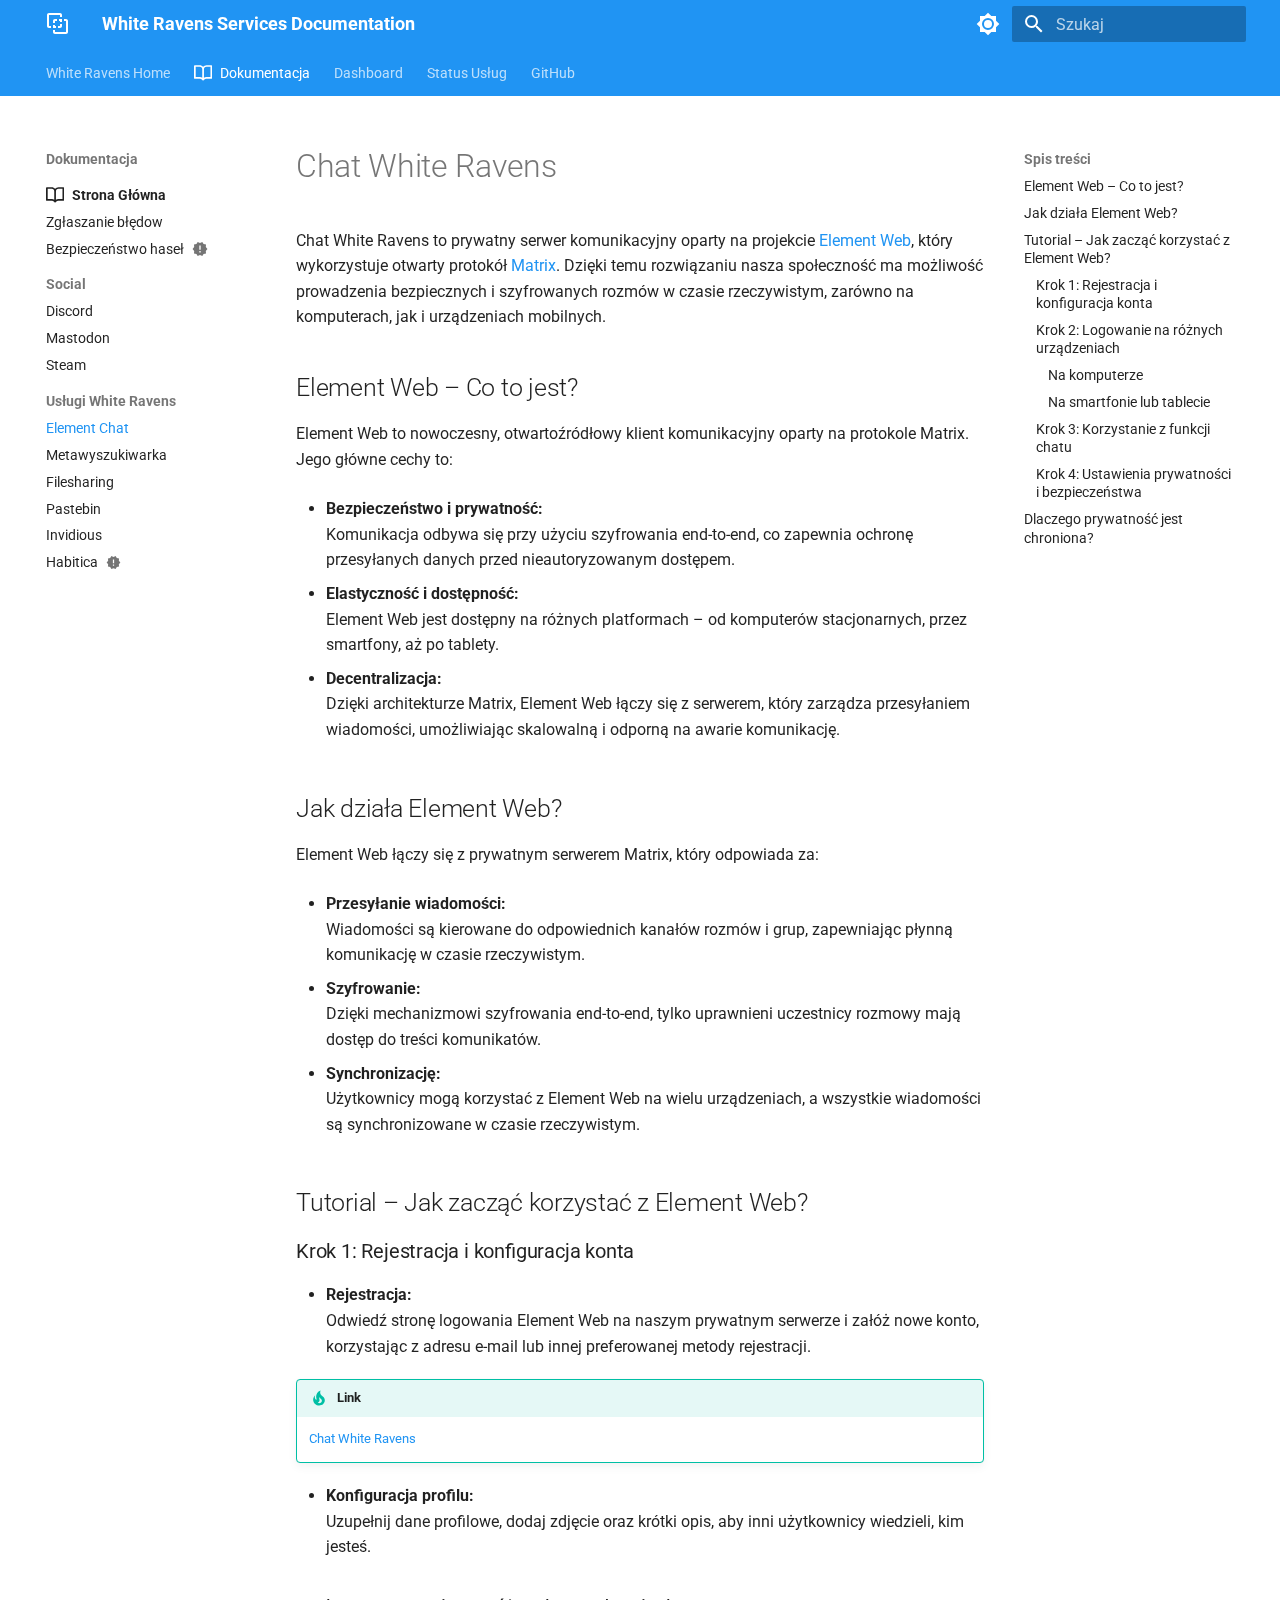
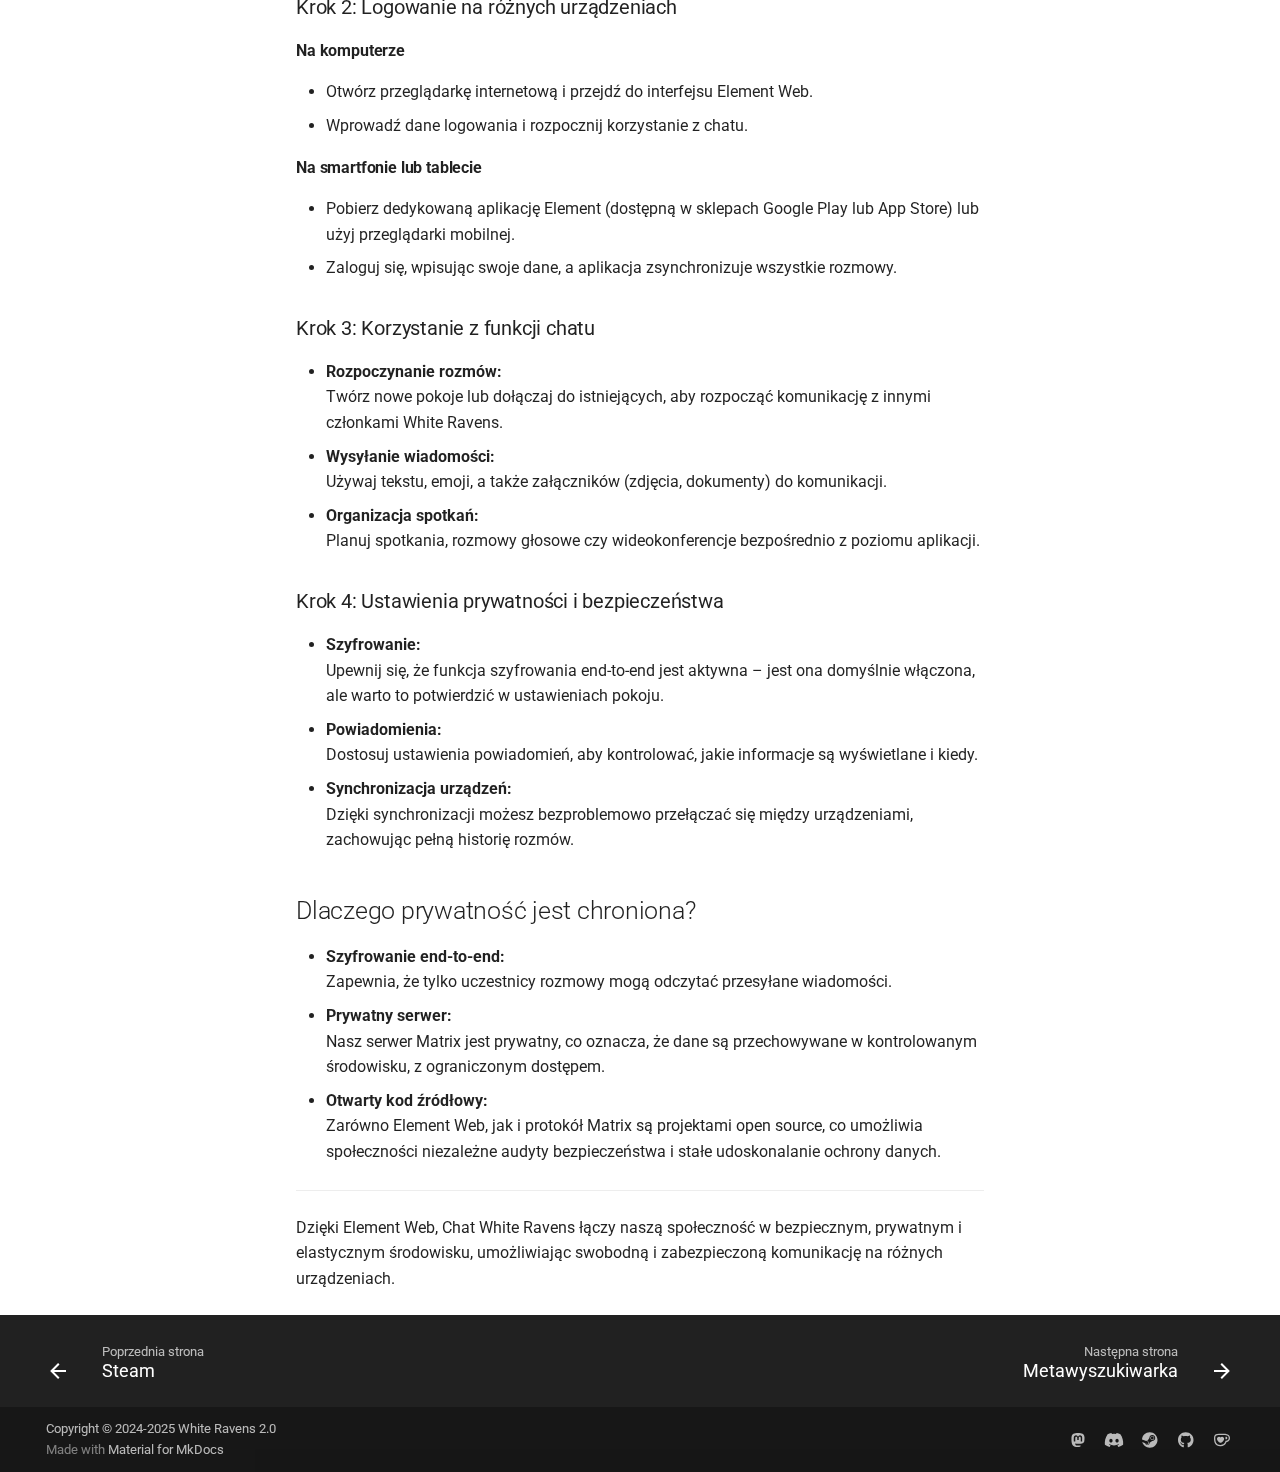
<file: chat/index.html>
<!doctype html>
<html lang="pl" class="no-js">
  <head>
    
      <meta charset="utf-8">
      <meta name="viewport" content="width=device-width,initial-scale=1">
      
      
      
      
        <link rel="prev" href="../steam/">
      
      
        <link rel="next" href="../search/">
      
      
      <link rel="icon" href="../images/favicon.png">
      <meta name="generator" content="mkdocs-1.6.1, mkdocs-material-9.6.9">
    
    
      
        <title>Element Chat - White Ravens Services Documentation</title>
      
    
    
      <link rel="stylesheet" href="../assets/stylesheets/main.4af4bdda.min.css">
      
        
        <link rel="stylesheet" href="../assets/stylesheets/palette.06af60db.min.css">
      
      


    
    
      
    
    
      
        
        
        <link rel="preconnect" href="https://fonts.gstatic.com" crossorigin>
        <link rel="stylesheet" href="https://fonts.googleapis.com/css?family=Roboto:300,300i,400,400i,700,700i%7CRoboto+Mono:400,400i,700,700i&display=fallback">
        <style>:root{--md-text-font:"Roboto";--md-code-font:"Roboto Mono"}</style>
      
    
    
      <link rel="stylesheet" href="../stylesheets/extra.css">
    
    <script>__md_scope=new URL("..",location),__md_hash=e=>[...e].reduce(((e,_)=>(e<<5)-e+_.charCodeAt(0)),0),__md_get=(e,_=localStorage,t=__md_scope)=>JSON.parse(_.getItem(t.pathname+"."+e)),__md_set=(e,_,t=localStorage,a=__md_scope)=>{try{t.setItem(a.pathname+"."+e,JSON.stringify(_))}catch(e){}}</script>
    
      
  


  <script data-goatcounter="https://wrservices.goatcounter.com/count" async src="//gc.zgo.at/count.js">

 /* var property = "" */
  
    document.addEventListener("DOMContentLoaded", function() {
      location$.subscribe(function(url) {

      })
    })
</script>
  
    <script>"undefined"!=typeof __md_analytics&&__md_analytics()</script>
  

    
    
    
  </head>
  
  
    
    
      
    
    
    
    
    <body dir="ltr" data-md-color-scheme="default" data-md-color-primary="blue" data-md-color-accent="red">
  
    
    <input class="md-toggle" data-md-toggle="drawer" type="checkbox" id="__drawer" autocomplete="off">
    <input class="md-toggle" data-md-toggle="search" type="checkbox" id="__search" autocomplete="off">
    <label class="md-overlay" for="__drawer"></label>
    <div data-md-component="skip">
      
        
        <a href="#chat-white-ravens" class="md-skip">
          Przejdź do treści
        </a>
      
    </div>
    <div data-md-component="announce">
      
    </div>
    
    
      

<header class="md-header" data-md-component="header">
  <nav class="md-header__inner md-grid" aria-label="Nagłówek">
    <a href=".." title="White Ravens Services Documentation" class="md-header__button md-logo" aria-label="White Ravens Services Documentation" data-md-component="logo">
      
  
  <svg xmlns="http://www.w3.org/2000/svg" viewBox="0 0 24 24"><path d="M3 1c-1.11 0-2 .89-2 2v11c0 1.11.89 2 2 2h2v-2H3V3h11v2h2V3c0-1.11-.89-2-2-2zm6 6c-1.11 0-2 .89-2 2v2h2V9h2V7zm4 0v2h1v1h2V7zm5 0v2h2v11H9v-2H7v2c0 1.11.89 2 2 2h11c1.11 0 2-.89 2-2V9c0-1.11-.89-2-2-2zm-4 5v2h-2v2h2c1.11 0 2-.89 2-2v-2zm-7 1v3h3v-2H9v-1z"/></svg>

    </a>
    <label class="md-header__button md-icon" for="__drawer">
      
      <svg xmlns="http://www.w3.org/2000/svg" viewBox="0 0 24 24"><path d="M3 6h18v2H3zm0 5h18v2H3zm0 5h18v2H3z"/></svg>
    </label>
    <div class="md-header__title" data-md-component="header-title">
      <div class="md-header__ellipsis">
        <div class="md-header__topic">
          <span class="md-ellipsis">
            White Ravens Services Documentation
          </span>
        </div>
        <div class="md-header__topic" data-md-component="header-topic">
          <span class="md-ellipsis">
            
              Element Chat
            
          </span>
        </div>
      </div>
    </div>
    
      
        <form class="md-header__option" data-md-component="palette">
  
    
    
    
    <input class="md-option" data-md-color-media="" data-md-color-scheme="default" data-md-color-primary="blue" data-md-color-accent="red"  aria-label="Tryb dzienny"  type="radio" name="__palette" id="__palette_0">
    
      <label class="md-header__button md-icon" title="Tryb dzienny" for="__palette_1" hidden>
        <svg xmlns="http://www.w3.org/2000/svg" viewBox="0 0 24 24"><path d="M12 8a4 4 0 0 0-4 4 4 4 0 0 0 4 4 4 4 0 0 0 4-4 4 4 0 0 0-4-4m0 10a6 6 0 0 1-6-6 6 6 0 0 1 6-6 6 6 0 0 1 6 6 6 6 0 0 1-6 6m8-9.31V4h-4.69L12 .69 8.69 4H4v4.69L.69 12 4 15.31V20h4.69L12 23.31 15.31 20H20v-4.69L23.31 12z"/></svg>
      </label>
    
  
    
    
    
    <input class="md-option" data-md-color-media="" data-md-color-scheme="slate" data-md-color-primary="teal" data-md-color-accent="deep-orange"  aria-label="Tryb nocny"  type="radio" name="__palette" id="__palette_1">
    
      <label class="md-header__button md-icon" title="Tryb nocny" for="__palette_0" hidden>
        <svg xmlns="http://www.w3.org/2000/svg" viewBox="0 0 24 24"><path d="M12 18c-.89 0-1.74-.2-2.5-.55C11.56 16.5 13 14.42 13 12s-1.44-4.5-3.5-5.45C10.26 6.2 11.11 6 12 6a6 6 0 0 1 6 6 6 6 0 0 1-6 6m8-9.31V4h-4.69L12 .69 8.69 4H4v4.69L.69 12 4 15.31V20h4.69L12 23.31 15.31 20H20v-4.69L23.31 12z"/></svg>
      </label>
    
  
</form>
      
    
    
      <script>var palette=__md_get("__palette");if(palette&&palette.color){if("(prefers-color-scheme)"===palette.color.media){var media=matchMedia("(prefers-color-scheme: light)"),input=document.querySelector(media.matches?"[data-md-color-media='(prefers-color-scheme: light)']":"[data-md-color-media='(prefers-color-scheme: dark)']");palette.color.media=input.getAttribute("data-md-color-media"),palette.color.scheme=input.getAttribute("data-md-color-scheme"),palette.color.primary=input.getAttribute("data-md-color-primary"),palette.color.accent=input.getAttribute("data-md-color-accent")}for(var[key,value]of Object.entries(palette.color))document.body.setAttribute("data-md-color-"+key,value)}</script>
    
    
    
      <label class="md-header__button md-icon" for="__search">
        
        <svg xmlns="http://www.w3.org/2000/svg" viewBox="0 0 24 24"><path d="M9.5 3A6.5 6.5 0 0 1 16 9.5c0 1.61-.59 3.09-1.56 4.23l.27.27h.79l5 5-1.5 1.5-5-5v-.79l-.27-.27A6.52 6.52 0 0 1 9.5 16 6.5 6.5 0 0 1 3 9.5 6.5 6.5 0 0 1 9.5 3m0 2C7 5 5 7 5 9.5S7 14 9.5 14 14 12 14 9.5 12 5 9.5 5"/></svg>
      </label>
      <div class="md-search" data-md-component="search" role="dialog">
  <label class="md-search__overlay" for="__search"></label>
  <div class="md-search__inner" role="search">
    <form class="md-search__form" name="search">
      <input type="text" class="md-search__input" name="query" aria-label="Szukaj" placeholder="Szukaj" autocapitalize="off" autocorrect="off" autocomplete="off" spellcheck="false" data-md-component="search-query" required>
      <label class="md-search__icon md-icon" for="__search">
        
        <svg xmlns="http://www.w3.org/2000/svg" viewBox="0 0 24 24"><path d="M9.5 3A6.5 6.5 0 0 1 16 9.5c0 1.61-.59 3.09-1.56 4.23l.27.27h.79l5 5-1.5 1.5-5-5v-.79l-.27-.27A6.52 6.52 0 0 1 9.5 16 6.5 6.5 0 0 1 3 9.5 6.5 6.5 0 0 1 9.5 3m0 2C7 5 5 7 5 9.5S7 14 9.5 14 14 12 14 9.5 12 5 9.5 5"/></svg>
        
        <svg xmlns="http://www.w3.org/2000/svg" viewBox="0 0 24 24"><path d="M20 11v2H8l5.5 5.5-1.42 1.42L4.16 12l7.92-7.92L13.5 5.5 8 11z"/></svg>
      </label>
      <nav class="md-search__options" aria-label="Szukaj">
        
          <a href="javascript:void(0)" class="md-search__icon md-icon" title="Udostępnij" aria-label="Udostępnij" data-clipboard data-clipboard-text="" data-md-component="search-share" tabindex="-1">
            
            <svg xmlns="http://www.w3.org/2000/svg" viewBox="0 0 24 24"><path d="M18 16.08c-.76 0-1.44.3-1.96.77L8.91 12.7c.05-.23.09-.46.09-.7s-.04-.47-.09-.7l7.05-4.11c.54.5 1.25.81 2.04.81a3 3 0 0 0 3-3 3 3 0 0 0-3-3 3 3 0 0 0-3 3c0 .24.04.47.09.7L8.04 9.81C7.5 9.31 6.79 9 6 9a3 3 0 0 0-3 3 3 3 0 0 0 3 3c.79 0 1.5-.31 2.04-.81l7.12 4.15c-.05.21-.08.43-.08.66 0 1.61 1.31 2.91 2.92 2.91s2.92-1.3 2.92-2.91A2.92 2.92 0 0 0 18 16.08"/></svg>
          </a>
        
        <button type="reset" class="md-search__icon md-icon" title="Wyczyść" aria-label="Wyczyść" tabindex="-1">
          
          <svg xmlns="http://www.w3.org/2000/svg" viewBox="0 0 24 24"><path d="M19 6.41 17.59 5 12 10.59 6.41 5 5 6.41 10.59 12 5 17.59 6.41 19 12 13.41 17.59 19 19 17.59 13.41 12z"/></svg>
        </button>
      </nav>
      
        <div class="md-search__suggest" data-md-component="search-suggest"></div>
      
    </form>
    <div class="md-search__output">
      <div class="md-search__scrollwrap" tabindex="0" data-md-scrollfix>
        <div class="md-search-result" data-md-component="search-result">
          <div class="md-search-result__meta">
            Inicjowanie wyszukiwania
          </div>
          <ol class="md-search-result__list" role="presentation"></ol>
        </div>
      </div>
    </div>
  </div>
</div>
    
    
  </nav>
  
</header>
    
    <div class="md-container" data-md-component="container">
      
      
        
          
            
<nav class="md-tabs" aria-label="Zakładki" data-md-component="tabs">
  <div class="md-grid">
    <ul class="md-tabs__list">
      
        
  
  
  
    <li class="md-tabs__item">
      <a href="https://whiteravens.net" class="md-tabs__link">
        
  
    
  
  White Ravens Home

      </a>
    </li>
  

      
        
  
  
    
  
  
    
    
      
  
  
    
  
  
    
    
      <li class="md-tabs__item md-tabs__item--active">
        <a href=".." class="md-tabs__link">
          
  
    
      <svg xmlns="http://www.w3.org/2000/svg" viewBox="0 0 16 16"><path d="M0 1.75A.75.75 0 0 1 .75 1h4.253c1.227 0 2.317.59 3 1.501A3.74 3.74 0 0 1 11.006 1h4.245a.75.75 0 0 1 .75.75v10.5a.75.75 0 0 1-.75.75h-4.507a2.25 2.25 0 0 0-1.591.659l-.622.621a.75.75 0 0 1-1.06 0l-.622-.621A2.25 2.25 0 0 0 5.258 13H.75a.75.75 0 0 1-.75-.75Zm7.251 10.324.004-5.073-.002-2.253A2.25 2.25 0 0 0 5.003 2.5H1.5v9h3.757a3.75 3.75 0 0 1 1.994.574M8.755 4.75l-.004 7.322a3.75 3.75 0 0 1 1.992-.572H14.5v-9h-3.495a2.25 2.25 0 0 0-2.25 2.25"/></svg>
    
  
  Dokumentacja

        </a>
      </li>
    
  

    
  

      
        
  
  
  
    <li class="md-tabs__item">
      <a href="https://home.wrservices.link" class="md-tabs__link">
        
  
    
  
  Dashboard

      </a>
    </li>
  

      
        
  
  
  
    <li class="md-tabs__item">
      <a href="https://status.wrservices.link" class="md-tabs__link">
        
  
    
  
  Status Usług

      </a>
    </li>
  

      
        
  
  
  
    <li class="md-tabs__item">
      <a href="https://github.com/whiteravens20" class="md-tabs__link">
        
  
    
  
  GitHub

      </a>
    </li>
  

      
    </ul>
  </div>
</nav>
          
        
      
      <main class="md-main" data-md-component="main">
        <div class="md-main__inner md-grid">
          
            
              
              <div class="md-sidebar md-sidebar--primary" data-md-component="sidebar" data-md-type="navigation" >
                <div class="md-sidebar__scrollwrap">
                  <div class="md-sidebar__inner">
                    


  


<nav class="md-nav md-nav--primary md-nav--lifted" aria-label="Nawigacja" data-md-level="0">
  <label class="md-nav__title" for="__drawer">
    <a href=".." title="White Ravens Services Documentation" class="md-nav__button md-logo" aria-label="White Ravens Services Documentation" data-md-component="logo">
      
  
  <svg xmlns="http://www.w3.org/2000/svg" viewBox="0 0 24 24"><path d="M3 1c-1.11 0-2 .89-2 2v11c0 1.11.89 2 2 2h2v-2H3V3h11v2h2V3c0-1.11-.89-2-2-2zm6 6c-1.11 0-2 .89-2 2v2h2V9h2V7zm4 0v2h1v1h2V7zm5 0v2h2v11H9v-2H7v2c0 1.11.89 2 2 2h11c1.11 0 2-.89 2-2V9c0-1.11-.89-2-2-2zm-4 5v2h-2v2h2c1.11 0 2-.89 2-2v-2zm-7 1v3h3v-2H9v-1z"/></svg>

    </a>
    White Ravens Services Documentation
  </label>
  
  <ul class="md-nav__list" data-md-scrollfix>
    
      
      
  
  
  
  
    <li class="md-nav__item">
      <a href="https://whiteravens.net" class="md-nav__link">
        
  
  <span class="md-ellipsis">
    White Ravens Home
    
  </span>
  

      </a>
    </li>
  

    
      
      
  
  
    
  
  
  
    
    
      
        
      
        
      
        
      
    
    
      
        
        
      
      
        
      
    
    
    <li class="md-nav__item md-nav__item--active md-nav__item--section md-nav__item--nested">
      
        
        
        <input class="md-nav__toggle md-toggle " type="checkbox" id="__nav_2" checked>
        
          
          <label class="md-nav__link" for="__nav_2" id="__nav_2_label" tabindex="">
            
  
  <span class="md-ellipsis">
    Dokumentacja
    
  </span>
  

            <span class="md-nav__icon md-icon"></span>
          </label>
        
        <nav class="md-nav" data-md-level="1" aria-labelledby="__nav_2_label" aria-expanded="true">
          <label class="md-nav__title" for="__nav_2">
            <span class="md-nav__icon md-icon"></span>
            Dokumentacja
          </label>
          <ul class="md-nav__list" data-md-scrollfix>
            
              
                
  
  
  
  
    
    
      
        
          
        
      
        
      
        
      
    
    
      
      
        
          
          
        
      
    
    
    <li class="md-nav__item md-nav__item--section md-nav__item--nested">
      
        
        
        <input class="md-nav__toggle md-toggle " type="checkbox" id="__nav_2_1" >
        
          
          
          <div class="md-nav__link md-nav__container">
            <a href=".." class="md-nav__link ">
              
  
    <svg xmlns="http://www.w3.org/2000/svg" viewBox="0 0 16 16"><path d="M0 1.75A.75.75 0 0 1 .75 1h4.253c1.227 0 2.317.59 3 1.501A3.74 3.74 0 0 1 11.006 1h4.245a.75.75 0 0 1 .75.75v10.5a.75.75 0 0 1-.75.75h-4.507a2.25 2.25 0 0 0-1.591.659l-.622.621a.75.75 0 0 1-1.06 0l-.622-.621A2.25 2.25 0 0 0 5.258 13H.75a.75.75 0 0 1-.75-.75Zm7.251 10.324.004-5.073-.002-2.253A2.25 2.25 0 0 0 5.003 2.5H1.5v9h3.757a3.75 3.75 0 0 1 1.994.574M8.755 4.75l-.004 7.322a3.75 3.75 0 0 1 1.992-.572H14.5v-9h-3.495a2.25 2.25 0 0 0-2.25 2.25"/></svg>
  
  <span class="md-ellipsis">
    Strona Główna
    
  </span>
  

            </a>
            
              
              <label class="md-nav__link " for="__nav_2_1" id="__nav_2_1_label" tabindex="">
                <span class="md-nav__icon md-icon"></span>
              </label>
            
          </div>
        
        <nav class="md-nav" data-md-level="2" aria-labelledby="__nav_2_1_label" aria-expanded="false">
          <label class="md-nav__title" for="__nav_2_1">
            <span class="md-nav__icon md-icon"></span>
            Strona Główna
          </label>
          <ul class="md-nav__list" data-md-scrollfix>
            
              
            
              
                
  
  
  
  
    <li class="md-nav__item">
      <a href="../bugs/" class="md-nav__link">
        
  
  <span class="md-ellipsis">
    Zgłaszanie błędow
    
  </span>
  

      </a>
    </li>
  

              
            
              
                
  
  
  
  
    <li class="md-nav__item">
      <a href="../passwordsec/" class="md-nav__link">
        
  
  <span class="md-ellipsis">
    Bezpieczeństwo haseł
    
  </span>
  
    
  
  
    <span class="md-status md-status--new" title="Ostatnio dodane">
    </span>
  

  

      </a>
    </li>
  

              
            
          </ul>
        </nav>
      
    </li>
  

              
            
              
                
  
  
  
  
    
    
      
        
      
        
      
        
      
    
    
      
      
        
          
          
        
      
    
    
    <li class="md-nav__item md-nav__item--section md-nav__item--nested">
      
        
        
        <input class="md-nav__toggle md-toggle " type="checkbox" id="__nav_2_2" >
        
          
          <label class="md-nav__link" for="__nav_2_2" id="__nav_2_2_label" tabindex="">
            
  
  <span class="md-ellipsis">
    Social
    
  </span>
  

            <span class="md-nav__icon md-icon"></span>
          </label>
        
        <nav class="md-nav" data-md-level="2" aria-labelledby="__nav_2_2_label" aria-expanded="false">
          <label class="md-nav__title" for="__nav_2_2">
            <span class="md-nav__icon md-icon"></span>
            Social
          </label>
          <ul class="md-nav__list" data-md-scrollfix>
            
              
                
  
  
  
  
    <li class="md-nav__item">
      <a href="../discord/" class="md-nav__link">
        
  
  <span class="md-ellipsis">
    Discord
    
  </span>
  

      </a>
    </li>
  

              
            
              
                
  
  
  
  
    <li class="md-nav__item">
      <a href="../mastodon/" class="md-nav__link">
        
  
  <span class="md-ellipsis">
    Mastodon
    
  </span>
  

      </a>
    </li>
  

              
            
              
                
  
  
  
  
    <li class="md-nav__item">
      <a href="../steam/" class="md-nav__link">
        
  
  <span class="md-ellipsis">
    Steam
    
  </span>
  

      </a>
    </li>
  

              
            
          </ul>
        </nav>
      
    </li>
  

              
            
              
                
  
  
    
  
  
  
    
    
      
        
      
        
      
        
      
        
      
        
      
        
      
    
    
      
      
        
          
          
        
      
    
    
    <li class="md-nav__item md-nav__item--active md-nav__item--section md-nav__item--nested">
      
        
        
        <input class="md-nav__toggle md-toggle " type="checkbox" id="__nav_2_3" checked>
        
          
          <label class="md-nav__link" for="__nav_2_3" id="__nav_2_3_label" tabindex="">
            
  
  <span class="md-ellipsis">
    Usługi White Ravens
    
  </span>
  

            <span class="md-nav__icon md-icon"></span>
          </label>
        
        <nav class="md-nav" data-md-level="2" aria-labelledby="__nav_2_3_label" aria-expanded="true">
          <label class="md-nav__title" for="__nav_2_3">
            <span class="md-nav__icon md-icon"></span>
            Usługi White Ravens
          </label>
          <ul class="md-nav__list" data-md-scrollfix>
            
              
                
  
  
    
  
  
  
    <li class="md-nav__item md-nav__item--active">
      
      <input class="md-nav__toggle md-toggle" type="checkbox" id="__toc">
      
      
        
      
      
        <label class="md-nav__link md-nav__link--active" for="__toc">
          
  
  <span class="md-ellipsis">
    Element Chat
    
  </span>
  

          <span class="md-nav__icon md-icon"></span>
        </label>
      
      <a href="./" class="md-nav__link md-nav__link--active">
        
  
  <span class="md-ellipsis">
    Element Chat
    
  </span>
  

      </a>
      
        

<nav class="md-nav md-nav--secondary" aria-label="Spis treści">
  
  
  
    
  
  
    <label class="md-nav__title" for="__toc">
      <span class="md-nav__icon md-icon"></span>
      Spis treści
    </label>
    <ul class="md-nav__list" data-md-component="toc" data-md-scrollfix>
      
        <li class="md-nav__item">
  <a href="#element-web-co-to-jest" class="md-nav__link">
    <span class="md-ellipsis">
      Element Web – Co to jest?
    </span>
  </a>
  
</li>
      
        <li class="md-nav__item">
  <a href="#jak-dziaa-element-web" class="md-nav__link">
    <span class="md-ellipsis">
      Jak działa Element Web?
    </span>
  </a>
  
</li>
      
        <li class="md-nav__item">
  <a href="#tutorial-jak-zaczac-korzystac-z-element-web" class="md-nav__link">
    <span class="md-ellipsis">
      Tutorial – Jak zacząć korzystać z Element Web?
    </span>
  </a>
  
    <nav class="md-nav" aria-label="Tutorial – Jak zacząć korzystać z Element Web?">
      <ul class="md-nav__list">
        
          <li class="md-nav__item">
  <a href="#krok-1-rejestracja-i-konfiguracja-konta" class="md-nav__link">
    <span class="md-ellipsis">
      Krok 1: Rejestracja i konfiguracja konta
    </span>
  </a>
  
</li>
        
          <li class="md-nav__item">
  <a href="#krok-2-logowanie-na-roznych-urzadzeniach" class="md-nav__link">
    <span class="md-ellipsis">
      Krok 2: Logowanie na różnych urządzeniach
    </span>
  </a>
  
    <nav class="md-nav" aria-label="Krok 2: Logowanie na różnych urządzeniach">
      <ul class="md-nav__list">
        
          <li class="md-nav__item">
  <a href="#na-komputerze" class="md-nav__link">
    <span class="md-ellipsis">
      Na komputerze
    </span>
  </a>
  
</li>
        
          <li class="md-nav__item">
  <a href="#na-smartfonie-lub-tablecie" class="md-nav__link">
    <span class="md-ellipsis">
      Na smartfonie lub tablecie
    </span>
  </a>
  
</li>
        
      </ul>
    </nav>
  
</li>
        
          <li class="md-nav__item">
  <a href="#krok-3-korzystanie-z-funkcji-chatu" class="md-nav__link">
    <span class="md-ellipsis">
      Krok 3: Korzystanie z funkcji chatu
    </span>
  </a>
  
</li>
        
          <li class="md-nav__item">
  <a href="#krok-4-ustawienia-prywatnosci-i-bezpieczenstwa" class="md-nav__link">
    <span class="md-ellipsis">
      Krok 4: Ustawienia prywatności i bezpieczeństwa
    </span>
  </a>
  
</li>
        
      </ul>
    </nav>
  
</li>
      
        <li class="md-nav__item">
  <a href="#dlaczego-prywatnosc-jest-chroniona" class="md-nav__link">
    <span class="md-ellipsis">
      Dlaczego prywatność jest chroniona?
    </span>
  </a>
  
</li>
      
    </ul>
  
</nav>
      
    </li>
  

              
            
              
                
  
  
  
  
    <li class="md-nav__item">
      <a href="../search/" class="md-nav__link">
        
  
  <span class="md-ellipsis">
    Metawyszukiwarka
    
  </span>
  

      </a>
    </li>
  

              
            
              
                
  
  
  
  
    <li class="md-nav__item">
      <a href="../fileshare/" class="md-nav__link">
        
  
  <span class="md-ellipsis">
    Filesharing
    
  </span>
  

      </a>
    </li>
  

              
            
              
                
  
  
  
  
    <li class="md-nav__item">
      <a href="../pastebin/" class="md-nav__link">
        
  
  <span class="md-ellipsis">
    Pastebin
    
  </span>
  

      </a>
    </li>
  

              
            
              
                
  
  
  
  
    <li class="md-nav__item">
      <a href="../invidious/" class="md-nav__link">
        
  
  <span class="md-ellipsis">
    Invidious
    
  </span>
  

      </a>
    </li>
  

              
            
              
                
  
  
  
  
    <li class="md-nav__item">
      <a href="../habitica/" class="md-nav__link">
        
  
  <span class="md-ellipsis">
    Habitica
    
  </span>
  
    
  
  
    <span class="md-status md-status--new" title="Ostatnio dodane">
    </span>
  

  

      </a>
    </li>
  

              
            
          </ul>
        </nav>
      
    </li>
  

              
            
          </ul>
        </nav>
      
    </li>
  

    
      
      
  
  
  
  
    <li class="md-nav__item">
      <a href="https://home.wrservices.link" class="md-nav__link">
        
  
  <span class="md-ellipsis">
    Dashboard
    
  </span>
  

      </a>
    </li>
  

    
      
      
  
  
  
  
    <li class="md-nav__item">
      <a href="https://status.wrservices.link" class="md-nav__link">
        
  
  <span class="md-ellipsis">
    Status Usług
    
  </span>
  

      </a>
    </li>
  

    
      
      
  
  
  
  
    <li class="md-nav__item">
      <a href="https://github.com/whiteravens20" class="md-nav__link">
        
  
  <span class="md-ellipsis">
    GitHub
    
  </span>
  

      </a>
    </li>
  

    
  </ul>
</nav>
                  </div>
                </div>
              </div>
            
            
              
              <div class="md-sidebar md-sidebar--secondary" data-md-component="sidebar" data-md-type="toc" >
                <div class="md-sidebar__scrollwrap">
                  <div class="md-sidebar__inner">
                    

<nav class="md-nav md-nav--secondary" aria-label="Spis treści">
  
  
  
    
  
  
    <label class="md-nav__title" for="__toc">
      <span class="md-nav__icon md-icon"></span>
      Spis treści
    </label>
    <ul class="md-nav__list" data-md-component="toc" data-md-scrollfix>
      
        <li class="md-nav__item">
  <a href="#element-web-co-to-jest" class="md-nav__link">
    <span class="md-ellipsis">
      Element Web – Co to jest?
    </span>
  </a>
  
</li>
      
        <li class="md-nav__item">
  <a href="#jak-dziaa-element-web" class="md-nav__link">
    <span class="md-ellipsis">
      Jak działa Element Web?
    </span>
  </a>
  
</li>
      
        <li class="md-nav__item">
  <a href="#tutorial-jak-zaczac-korzystac-z-element-web" class="md-nav__link">
    <span class="md-ellipsis">
      Tutorial – Jak zacząć korzystać z Element Web?
    </span>
  </a>
  
    <nav class="md-nav" aria-label="Tutorial – Jak zacząć korzystać z Element Web?">
      <ul class="md-nav__list">
        
          <li class="md-nav__item">
  <a href="#krok-1-rejestracja-i-konfiguracja-konta" class="md-nav__link">
    <span class="md-ellipsis">
      Krok 1: Rejestracja i konfiguracja konta
    </span>
  </a>
  
</li>
        
          <li class="md-nav__item">
  <a href="#krok-2-logowanie-na-roznych-urzadzeniach" class="md-nav__link">
    <span class="md-ellipsis">
      Krok 2: Logowanie na różnych urządzeniach
    </span>
  </a>
  
    <nav class="md-nav" aria-label="Krok 2: Logowanie na różnych urządzeniach">
      <ul class="md-nav__list">
        
          <li class="md-nav__item">
  <a href="#na-komputerze" class="md-nav__link">
    <span class="md-ellipsis">
      Na komputerze
    </span>
  </a>
  
</li>
        
          <li class="md-nav__item">
  <a href="#na-smartfonie-lub-tablecie" class="md-nav__link">
    <span class="md-ellipsis">
      Na smartfonie lub tablecie
    </span>
  </a>
  
</li>
        
      </ul>
    </nav>
  
</li>
        
          <li class="md-nav__item">
  <a href="#krok-3-korzystanie-z-funkcji-chatu" class="md-nav__link">
    <span class="md-ellipsis">
      Krok 3: Korzystanie z funkcji chatu
    </span>
  </a>
  
</li>
        
          <li class="md-nav__item">
  <a href="#krok-4-ustawienia-prywatnosci-i-bezpieczenstwa" class="md-nav__link">
    <span class="md-ellipsis">
      Krok 4: Ustawienia prywatności i bezpieczeństwa
    </span>
  </a>
  
</li>
        
      </ul>
    </nav>
  
</li>
      
        <li class="md-nav__item">
  <a href="#dlaczego-prywatnosc-jest-chroniona" class="md-nav__link">
    <span class="md-ellipsis">
      Dlaczego prywatność jest chroniona?
    </span>
  </a>
  
</li>
      
    </ul>
  
</nav>
                  </div>
                </div>
              </div>
            
          
          
            <div class="md-content" data-md-component="content">
              <article class="md-content__inner md-typeset">
                
                  



<h1 id="chat-white-ravens">Chat White Ravens<a class="headerlink" href="#chat-white-ravens" title="Permanent link">&para;</a></h1>
<p>Chat White Ravens to prywatny serwer komunikacyjny oparty na projekcie <a href="https://element.io/">Element Web</a>, który wykorzystuje otwarty protokół <a href="https://matrix.org/">Matrix</a>. Dzięki temu rozwiązaniu nasza społeczność ma możliwość prowadzenia bezpiecznych i szyfrowanych rozmów w czasie rzeczywistym, zarówno na komputerach, jak i urządzeniach mobilnych.</p>
<h2 id="element-web-co-to-jest">Element Web – Co to jest?<a class="headerlink" href="#element-web-co-to-jest" title="Permanent link">&para;</a></h2>
<p>Element Web to nowoczesny, otwartoźródłowy klient komunikacyjny oparty na protokole Matrix. Jego główne cechy to:</p>
<ul>
<li>
<p><strong>Bezpieczeństwo i prywatność:</strong><br />
  Komunikacja odbywa się przy użyciu szyfrowania end-to-end, co zapewnia ochronę przesyłanych danych przed nieautoryzowanym dostępem.</p>
</li>
<li>
<p><strong>Elastyczność i dostępność:</strong><br />
  Element Web jest dostępny na różnych platformach – od komputerów stacjonarnych, przez smartfony, aż po tablety.</p>
</li>
<li>
<p><strong>Decentralizacja:</strong><br />
  Dzięki architekturze Matrix, Element Web łączy się z serwerem, który zarządza przesyłaniem wiadomości, umożliwiając skalowalną i odporną na awarie komunikację.</p>
</li>
</ul>
<h2 id="jak-dziaa-element-web">Jak działa Element Web?<a class="headerlink" href="#jak-dziaa-element-web" title="Permanent link">&para;</a></h2>
<p>Element Web łączy się z prywatnym serwerem Matrix, który odpowiada za:</p>
<ul>
<li>
<p><strong>Przesyłanie wiadomości:</strong><br />
  Wiadomości są kierowane do odpowiednich kanałów rozmów i grup, zapewniając płynną komunikację w czasie rzeczywistym.</p>
</li>
<li>
<p><strong>Szyfrowanie:</strong><br />
  Dzięki mechanizmowi szyfrowania end-to-end, tylko uprawnieni uczestnicy rozmowy mają dostęp do treści komunikatów.</p>
</li>
<li>
<p><strong>Synchronizację:</strong><br />
  Użytkownicy mogą korzystać z Element Web na wielu urządzeniach, a wszystkie wiadomości są synchronizowane w czasie rzeczywistym.</p>
</li>
</ul>
<h2 id="tutorial-jak-zaczac-korzystac-z-element-web">Tutorial – Jak zacząć korzystać z Element Web?<a class="headerlink" href="#tutorial-jak-zaczac-korzystac-z-element-web" title="Permanent link">&para;</a></h2>
<h3 id="krok-1-rejestracja-i-konfiguracja-konta">Krok 1: Rejestracja i konfiguracja konta<a class="headerlink" href="#krok-1-rejestracja-i-konfiguracja-konta" title="Permanent link">&para;</a></h3>
<ul>
<li><strong>Rejestracja:</strong><br />
  Odwiedź stronę logowania Element Web na naszym prywatnym serwerze i załóż nowe konto, korzystając z adresu e-mail lub innej preferowanej metody rejestracji.</li>
</ul>
<div class="admonition tip">
<p class="admonition-title">Link</p>
<p><a href="https://chat.wrservices.link/">Chat White Ravens</a></p>
</div>
<ul>
<li><strong>Konfiguracja profilu:</strong><br />
  Uzupełnij dane profilowe, dodaj zdjęcie oraz krótki opis, aby inni użytkownicy wiedzieli, kim jesteś.</li>
</ul>
<h3 id="krok-2-logowanie-na-roznych-urzadzeniach">Krok 2: Logowanie na różnych urządzeniach<a class="headerlink" href="#krok-2-logowanie-na-roznych-urzadzeniach" title="Permanent link">&para;</a></h3>
<h4 id="na-komputerze">Na komputerze<a class="headerlink" href="#na-komputerze" title="Permanent link">&para;</a></h4>
<ul>
<li>Otwórz przeglądarkę internetową i przejdź do interfejsu Element Web.</li>
<li>Wprowadź dane logowania i rozpocznij korzystanie z chatu.</li>
</ul>
<h4 id="na-smartfonie-lub-tablecie">Na smartfonie lub tablecie<a class="headerlink" href="#na-smartfonie-lub-tablecie" title="Permanent link">&para;</a></h4>
<ul>
<li>Pobierz dedykowaną aplikację Element (dostępną w sklepach Google Play lub App Store) lub użyj przeglądarki mobilnej.</li>
<li>Zaloguj się, wpisując swoje dane, a aplikacja zsynchronizuje wszystkie rozmowy.</li>
</ul>
<h3 id="krok-3-korzystanie-z-funkcji-chatu">Krok 3: Korzystanie z funkcji chatu<a class="headerlink" href="#krok-3-korzystanie-z-funkcji-chatu" title="Permanent link">&para;</a></h3>
<ul>
<li><strong>Rozpoczynanie rozmów:</strong><br />
  Twórz nowe pokoje lub dołączaj do istniejących, aby rozpocząć komunikację z innymi członkami White Ravens.</li>
<li><strong>Wysyłanie wiadomości:</strong><br />
  Używaj tekstu, emoji, a także załączników (zdjęcia, dokumenty) do komunikacji.</li>
<li><strong>Organizacja spotkań:</strong><br />
  Planuj spotkania, rozmowy głosowe czy wideokonferencje bezpośrednio z poziomu aplikacji.</li>
</ul>
<h3 id="krok-4-ustawienia-prywatnosci-i-bezpieczenstwa">Krok 4: Ustawienia prywatności i bezpieczeństwa<a class="headerlink" href="#krok-4-ustawienia-prywatnosci-i-bezpieczenstwa" title="Permanent link">&para;</a></h3>
<ul>
<li><strong>Szyfrowanie:</strong><br />
  Upewnij się, że funkcja szyfrowania end-to-end jest aktywna – jest ona domyślnie włączona, ale warto to potwierdzić w ustawieniach pokoju.</li>
<li><strong>Powiadomienia:</strong><br />
  Dostosuj ustawienia powiadomień, aby kontrolować, jakie informacje są wyświetlane i kiedy.</li>
<li><strong>Synchronizacja urządzeń:</strong><br />
  Dzięki synchronizacji możesz bezproblemowo przełączać się między urządzeniami, zachowując pełną historię rozmów.</li>
</ul>
<h2 id="dlaczego-prywatnosc-jest-chroniona">Dlaczego prywatność jest chroniona?<a class="headerlink" href="#dlaczego-prywatnosc-jest-chroniona" title="Permanent link">&para;</a></h2>
<ul>
<li><strong>Szyfrowanie end-to-end:</strong><br />
  Zapewnia, że tylko uczestnicy rozmowy mogą odczytać przesyłane wiadomości.</li>
<li><strong>Prywatny serwer:</strong><br />
  Nasz serwer Matrix jest prywatny, co oznacza, że dane są przechowywane w kontrolowanym środowisku, z ograniczonym dostępem.</li>
<li><strong>Otwarty kod źródłowy:</strong><br />
  Zarówno Element Web, jak i protokół Matrix są projektami open source, co umożliwia społeczności niezależne audyty bezpieczeństwa i stałe udoskonalanie ochrony danych.</li>
</ul>
<hr />
<p>Dzięki Element Web, Chat White Ravens łączy naszą społeczność w bezpiecznym, prywatnym i elastycznym środowisku, umożliwiając swobodną i zabezpieczoną komunikację na różnych urządzeniach.</p>







  
  



  




                
              </article>
            </div>
          
          
  <script>var tabs=__md_get("__tabs");if(Array.isArray(tabs))e:for(var set of document.querySelectorAll(".tabbed-set")){var labels=set.querySelector(".tabbed-labels");for(var tab of tabs)for(var label of labels.getElementsByTagName("label"))if(label.innerText.trim()===tab){var input=document.getElementById(label.htmlFor);input.checked=!0;continue e}}</script>

<script>var target=document.getElementById(location.hash.slice(1));target&&target.name&&(target.checked=target.name.startsWith("__tabbed_"))</script>
        </div>
        
          <button type="button" class="md-top md-icon" data-md-component="top" hidden>
  
  <svg xmlns="http://www.w3.org/2000/svg" viewBox="0 0 24 24"><path d="M13 20h-2V8l-5.5 5.5-1.42-1.42L12 4.16l7.92 7.92-1.42 1.42L13 8z"/></svg>
  Powrót do góry
</button>
        
      </main>
      
        <footer class="md-footer">
  
    
      
      <nav class="md-footer__inner md-grid" aria-label="Stopka" >
        
          
          <a href="../steam/" class="md-footer__link md-footer__link--prev" aria-label="Poprzednia strona: Steam">
            <div class="md-footer__button md-icon">
              
              <svg xmlns="http://www.w3.org/2000/svg" viewBox="0 0 24 24"><path d="M20 11v2H8l5.5 5.5-1.42 1.42L4.16 12l7.92-7.92L13.5 5.5 8 11z"/></svg>
            </div>
            <div class="md-footer__title">
              <span class="md-footer__direction">
                Poprzednia strona
              </span>
              <div class="md-ellipsis">
                Steam
              </div>
            </div>
          </a>
        
        
          
          <a href="../search/" class="md-footer__link md-footer__link--next" aria-label="Następna strona: Metawyszukiwarka">
            <div class="md-footer__title">
              <span class="md-footer__direction">
                Następna strona
              </span>
              <div class="md-ellipsis">
                Metawyszukiwarka
              </div>
            </div>
            <div class="md-footer__button md-icon">
              
              <svg xmlns="http://www.w3.org/2000/svg" viewBox="0 0 24 24"><path d="M4 11v2h12l-5.5 5.5 1.42 1.42L19.84 12l-7.92-7.92L10.5 5.5 16 11z"/></svg>
            </div>
          </a>
        
      </nav>
    
  
  <div class="md-footer-meta md-typeset">
    <div class="md-footer-meta__inner md-grid">
      <div class="md-copyright">
  
    <div class="md-copyright__highlight">
      Copyright &copy; 2024-2025 White Ravens 2.0
    </div>
  
  
    Made with
    <a href="https://squidfunk.github.io/mkdocs-material/" target="_blank" rel="noopener">
      Material for MkDocs
    </a>
  
</div>
      
        <div class="md-social">
  
    
    
      
    
    
    
      
      
    
    <a href="https://mastodon.social/@whiteravens" target="_blank" rel="noopener me" title="mastodon.social" class="md-social__link">
      <svg xmlns="http://www.w3.org/2000/svg" viewBox="0 0 448 512"><!--! Font Awesome Free 6.7.2 by @fontawesome - https://fontawesome.com License - https://fontawesome.com/license/free (Icons: CC BY 4.0, Fonts: SIL OFL 1.1, Code: MIT License) Copyright 2024 Fonticons, Inc.--><path d="M433 179.11c0-97.2-63.71-125.7-63.71-125.7-62.52-28.7-228.56-28.4-290.48 0 0 0-63.72 28.5-63.72 125.7 0 115.7-6.6 259.4 105.63 289.1 40.51 10.7 75.32 13 103.33 11.4 50.81-2.8 79.32-18.1 79.32-18.1l-1.7-36.9s-36.31 11.4-77.12 10.1c-40.41-1.4-83-4.4-89.63-54a102.5 102.5 0 0 1-.9-13.9c85.63 20.9 158.65 9.1 178.75 6.7 56.12-6.7 105-41.3 111.23-72.9 9.8-49.8 9-121.5 9-121.5m-75.12 125.2h-46.63v-114.2c0-49.7-64-51.6-64 6.9v62.5h-46.33V197c0-58.5-64-56.6-64-6.9v114.2H90.19c0-122.1-5.2-147.9 18.41-175 25.9-28.9 79.82-30.8 103.83 6.1l11.6 19.5 11.6-19.5c24.11-37.1 78.12-34.8 103.83-6.1 23.71 27.3 18.4 53 18.4 175z"/></svg>
    </a>
  
    
    
    
    
      
      
    
    <a href="https://discord.gg/5JMk8Z4" target="_blank" rel="noopener" title="discord.gg" class="md-social__link">
      <svg xmlns="http://www.w3.org/2000/svg" viewBox="0 0 640 512"><!--! Font Awesome Free 6.7.2 by @fontawesome - https://fontawesome.com License - https://fontawesome.com/license/free (Icons: CC BY 4.0, Fonts: SIL OFL 1.1, Code: MIT License) Copyright 2024 Fonticons, Inc.--><path d="M524.531 69.836a1.5 1.5 0 0 0-.764-.7A485 485 0 0 0 404.081 32.03a1.82 1.82 0 0 0-1.923.91 338 338 0 0 0-14.9 30.6 447.9 447.9 0 0 0-134.426 0 310 310 0 0 0-15.135-30.6 1.89 1.89 0 0 0-1.924-.91 483.7 483.7 0 0 0-119.688 37.107 1.7 1.7 0 0 0-.788.676C39.068 183.651 18.186 294.69 28.43 404.354a2.02 2.02 0 0 0 .765 1.375 487.7 487.7 0 0 0 146.825 74.189 1.9 1.9 0 0 0 2.063-.676A348 348 0 0 0 208.12 430.4a1.86 1.86 0 0 0-1.019-2.588 321 321 0 0 1-45.868-21.853 1.885 1.885 0 0 1-.185-3.126 251 251 0 0 0 9.109-7.137 1.82 1.82 0 0 1 1.9-.256c96.229 43.917 200.41 43.917 295.5 0a1.81 1.81 0 0 1 1.924.233 235 235 0 0 0 9.132 7.16 1.884 1.884 0 0 1-.162 3.126 301.4 301.4 0 0 1-45.89 21.83 1.875 1.875 0 0 0-1 2.611 391 391 0 0 0 30.014 48.815 1.86 1.86 0 0 0 2.063.7A486 486 0 0 0 610.7 405.729a1.88 1.88 0 0 0 .765-1.352c12.264-126.783-20.532-236.912-86.934-334.541M222.491 337.58c-28.972 0-52.844-26.587-52.844-59.239s23.409-59.241 52.844-59.241c29.665 0 53.306 26.82 52.843 59.239 0 32.654-23.41 59.241-52.843 59.241m195.38 0c-28.971 0-52.843-26.587-52.843-59.239s23.409-59.241 52.843-59.241c29.667 0 53.307 26.82 52.844 59.239 0 32.654-23.177 59.241-52.844 59.241"/></svg>
    </a>
  
    
    
    
    
      
      
    
    <a href="https://steamcommunity.com/groups/whiteravensgaming" target="_blank" rel="noopener" title="steamcommunity.com" class="md-social__link">
      <svg xmlns="http://www.w3.org/2000/svg" viewBox="0 0 496 512"><!--! Font Awesome Free 6.7.2 by @fontawesome - https://fontawesome.com License - https://fontawesome.com/license/free (Icons: CC BY 4.0, Fonts: SIL OFL 1.1, Code: MIT License) Copyright 2024 Fonticons, Inc.--><path d="M496 256c0 137-111.2 248-248.4 248-113.8 0-209.6-76.3-239-180.4l95.2 39.3c6.4 32.1 34.9 56.4 68.9 56.4 39.2 0 71.9-32.4 70.2-73.5l84.5-60.2c52.1 1.3 95.8-40.9 95.8-93.5 0-51.6-42-93.5-93.7-93.5s-93.7 42-93.7 93.5v1.2L176.6 279c-15.5-.9-30.7 3.4-43.5 12.1L0 236.1C10.2 108.4 117.1 8 247.6 8 384.8 8 496 119 496 256M155.7 384.3l-30.5-12.6a52.8 52.8 0 0 0 27.2 25.8c26.9 11.2 57.8-1.6 69-28.4 5.4-13 5.5-27.3.1-40.3S206 305.6 193 300.2c-12.9-5.4-26.7-5.2-38.9-.6l31.5 13c19.8 8.2 29.2 30.9 20.9 50.7-8.3 19.9-31 29.2-50.8 21m173.8-129.9c-34.4 0-62.4-28-62.4-62.3s28-62.3 62.4-62.3 62.4 28 62.4 62.3-27.9 62.3-62.4 62.3m.1-15.6c25.9 0 46.9-21 46.9-46.8 0-25.9-21-46.8-46.9-46.8s-46.9 21-46.9 46.8c.1 25.8 21.1 46.8 46.9 46.8"/></svg>
    </a>
  
    
    
    
    
      
      
    
    <a href="https://github.com/whiteravens20" target="_blank" rel="noopener" title="github.com" class="md-social__link">
      <svg xmlns="http://www.w3.org/2000/svg" viewBox="0 0 496 512"><!--! Font Awesome Free 6.7.2 by @fontawesome - https://fontawesome.com License - https://fontawesome.com/license/free (Icons: CC BY 4.0, Fonts: SIL OFL 1.1, Code: MIT License) Copyright 2024 Fonticons, Inc.--><path d="M165.9 397.4c0 2-2.3 3.6-5.2 3.6-3.3.3-5.6-1.3-5.6-3.6 0-2 2.3-3.6 5.2-3.6 3-.3 5.6 1.3 5.6 3.6m-31.1-4.5c-.7 2 1.3 4.3 4.3 4.9 2.6 1 5.6 0 6.2-2s-1.3-4.3-4.3-5.2c-2.6-.7-5.5.3-6.2 2.3m44.2-1.7c-2.9.7-4.9 2.6-4.6 4.9.3 2 2.9 3.3 5.9 2.6 2.9-.7 4.9-2.6 4.6-4.6-.3-1.9-3-3.2-5.9-2.9M244.8 8C106.1 8 0 113.3 0 252c0 110.9 69.8 205.8 169.5 239.2 12.8 2.3 17.3-5.6 17.3-12.1 0-6.2-.3-40.4-.3-61.4 0 0-70 15-84.7-29.8 0 0-11.4-29.1-27.8-36.6 0 0-22.9-15.7 1.6-15.4 0 0 24.9 2 38.6 25.8 21.9 38.6 58.6 27.5 72.9 20.9 2.3-16 8.8-27.1 16-33.7-55.9-6.2-112.3-14.3-112.3-110.5 0-27.5 7.6-41.3 23.6-58.9-2.6-6.5-11.1-33.3 2.6-67.9 20.9-6.5 69 27 69 27 20-5.6 41.5-8.5 62.8-8.5s42.8 2.9 62.8 8.5c0 0 48.1-33.6 69-27 13.7 34.7 5.2 61.4 2.6 67.9 16 17.7 25.8 31.5 25.8 58.9 0 96.5-58.9 104.2-114.8 110.5 9.2 7.9 17 22.9 17 46.4 0 33.7-.3 75.4-.3 83.6 0 6.5 4.6 14.4 17.3 12.1C428.2 457.8 496 362.9 496 252 496 113.3 383.5 8 244.8 8M97.2 352.9c-1.3 1-1 3.3.7 5.2 1.6 1.6 3.9 2.3 5.2 1 1.3-1 1-3.3-.7-5.2-1.6-1.6-3.9-2.3-5.2-1m-10.8-8.1c-.7 1.3.3 2.9 2.3 3.9 1.6 1 3.6.7 4.3-.7.7-1.3-.3-2.9-2.3-3.9-2-.6-3.6-.3-4.3.7m32.4 35.6c-1.6 1.3-1 4.3 1.3 6.2 2.3 2.3 5.2 2.6 6.5 1 1.3-1.3.7-4.3-1.3-6.2-2.2-2.3-5.2-2.6-6.5-1m-11.4-14.7c-1.6 1-1.6 3.6 0 5.9s4.3 3.3 5.6 2.3c1.6-1.3 1.6-3.9 0-6.2-1.4-2.3-4-3.3-5.6-2"/></svg>
    </a>
  
    
    
    
    
      
      
    
    <a href="https://ko-fi.com/N4N4E0LR2" target="_blank" rel="noopener" title="ko-fi.com" class="md-social__link">
      <svg xmlns="http://www.w3.org/2000/svg" viewBox="0 0 24 24"><path d="M11.351 2.715c-2.7 0-4.986.025-6.83.26C2.078 3.285 0 5.154 0 8.61c0 3.506.182 6.13 1.585 8.493 1.584 2.701 4.233 4.182 7.662 4.182h.83c4.209 0 6.494-2.234 7.637-4a9.5 9.5 0 0 0 1.091-2.338C21.792 14.688 24 12.22 24 9.208v-.415c0-3.247-2.13-5.507-5.792-5.87-1.558-.156-2.65-.208-6.857-.208m0 1.947c4.208 0 5.09.052 6.571.182 2.624.311 4.13 1.584 4.13 4v.39c0 2.156-1.792 3.844-3.87 3.844h-.935l-.156.649c-.208 1.013-.597 1.818-1.039 2.546-.909 1.428-2.545 3.064-5.922 3.064h-.805c-2.571 0-4.831-.883-6.078-3.195-1.09-2-1.298-4.155-1.298-7.506 0-2.181.857-3.402 3.012-3.714 1.533-.233 3.559-.26 6.39-.26m6.547 2.287c-.416 0-.65.234-.65.546v2.935c0 .311.234.545.65.545 1.324 0 2.051-.754 2.051-2s-.727-2.026-2.052-2.026m-10.39.182c-1.818 0-3.013 1.48-3.013 3.142 0 1.533.858 2.857 1.949 3.897.727.701 1.87 1.429 2.649 1.896a1.47 1.47 0 0 0 1.507 0c.78-.467 1.922-1.195 2.623-1.896 1.117-1.039 1.974-2.364 1.974-3.897 0-1.662-1.247-3.142-3.039-3.142-1.065 0-1.792.545-2.338 1.298-.493-.753-1.246-1.298-2.312-1.298"/></svg>
    </a>
  
</div>
      
    </div>
  </div>
</footer>
      
    </div>
    <div class="md-dialog" data-md-component="dialog">
      <div class="md-dialog__inner md-typeset"></div>
    </div>
    
    
    <script id="__config" type="application/json">{"base": "..", "features": ["content.code.annotate", "content.code.copy", "content.tabs.link", "navigation.footer", "navigation.indexes", "navigation.sections", "navigation.tabs", "navigation.top", "navigation.tracking", "search.highlight", "search.share", "search.suggest"], "search": "../assets/javascripts/workers/search.f8cc74c7.min.js", "translations": {"clipboard.copied": "Skopiowano do schowka", "clipboard.copy": "Kopiuj do schowka", "search.result.more.one": "1 wi\u0119cej na tej stronie", "search.result.more.other": "# wi\u0119cej na tej stronie", "search.result.none": "Brak wynik\u00f3w wyszukiwania", "search.result.one": "Wyniki wyszukiwania: 1", "search.result.other": "Wyniki wyszukiwania: #", "search.result.placeholder": "Zacznij pisa\u0107, aby szuka\u0107", "search.result.term.missing": "Brak", "select.version": "Wybierz wersj\u0119"}}</script>
    
    
      <script src="../assets/javascripts/bundle.c8b220af.min.js"></script>
      
    
  </body>
</html>
</file>
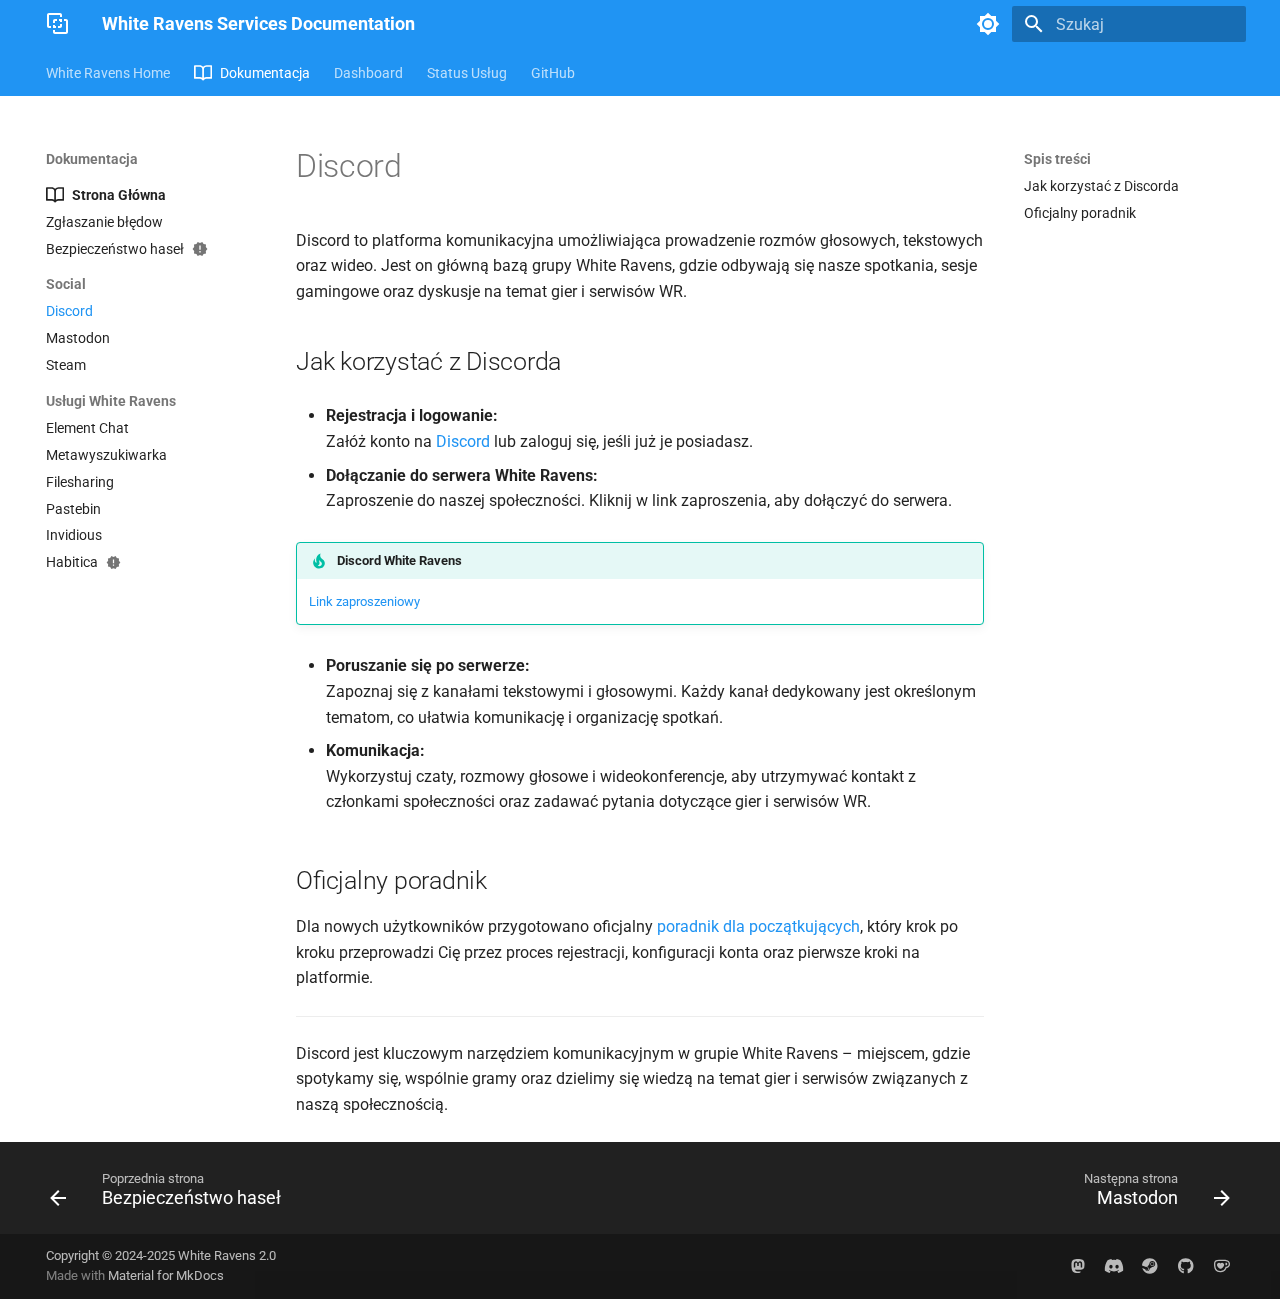
<file: discord/index.html>
<!doctype html>
<html lang="pl" class="no-js">
  <head>
    
      <meta charset="utf-8">
      <meta name="viewport" content="width=device-width,initial-scale=1">
      
      
      
      
        <link rel="prev" href="../passwordsec/">
      
      
        <link rel="next" href="../mastodon/">
      
      
      <link rel="icon" href="../images/favicon.png">
      <meta name="generator" content="mkdocs-1.6.1, mkdocs-material-9.6.9">
    
    
      
        <title>Discord - White Ravens Services Documentation</title>
      
    
    
      <link rel="stylesheet" href="../assets/stylesheets/main.4af4bdda.min.css">
      
        
        <link rel="stylesheet" href="../assets/stylesheets/palette.06af60db.min.css">
      
      


    
    
      
    
    
      
        
        
        <link rel="preconnect" href="https://fonts.gstatic.com" crossorigin>
        <link rel="stylesheet" href="https://fonts.googleapis.com/css?family=Roboto:300,300i,400,400i,700,700i%7CRoboto+Mono:400,400i,700,700i&display=fallback">
        <style>:root{--md-text-font:"Roboto";--md-code-font:"Roboto Mono"}</style>
      
    
    
      <link rel="stylesheet" href="../stylesheets/extra.css">
    
    <script>__md_scope=new URL("..",location),__md_hash=e=>[...e].reduce(((e,_)=>(e<<5)-e+_.charCodeAt(0)),0),__md_get=(e,_=localStorage,t=__md_scope)=>JSON.parse(_.getItem(t.pathname+"."+e)),__md_set=(e,_,t=localStorage,a=__md_scope)=>{try{t.setItem(a.pathname+"."+e,JSON.stringify(_))}catch(e){}}</script>
    
      
  


  <script data-goatcounter="https://wrservices.goatcounter.com/count" async src="//gc.zgo.at/count.js">

 /* var property = "" */
  
    document.addEventListener("DOMContentLoaded", function() {
      location$.subscribe(function(url) {

      })
    })
</script>
  
    <script>"undefined"!=typeof __md_analytics&&__md_analytics()</script>
  

    
    
    
  </head>
  
  
    
    
      
    
    
    
    
    <body dir="ltr" data-md-color-scheme="default" data-md-color-primary="blue" data-md-color-accent="red">
  
    
    <input class="md-toggle" data-md-toggle="drawer" type="checkbox" id="__drawer" autocomplete="off">
    <input class="md-toggle" data-md-toggle="search" type="checkbox" id="__search" autocomplete="off">
    <label class="md-overlay" for="__drawer"></label>
    <div data-md-component="skip">
      
        
        <a href="#discord" class="md-skip">
          Przejdź do treści
        </a>
      
    </div>
    <div data-md-component="announce">
      
    </div>
    
    
      

<header class="md-header" data-md-component="header">
  <nav class="md-header__inner md-grid" aria-label="Nagłówek">
    <a href=".." title="White Ravens Services Documentation" class="md-header__button md-logo" aria-label="White Ravens Services Documentation" data-md-component="logo">
      
  
  <svg xmlns="http://www.w3.org/2000/svg" viewBox="0 0 24 24"><path d="M3 1c-1.11 0-2 .89-2 2v11c0 1.11.89 2 2 2h2v-2H3V3h11v2h2V3c0-1.11-.89-2-2-2zm6 6c-1.11 0-2 .89-2 2v2h2V9h2V7zm4 0v2h1v1h2V7zm5 0v2h2v11H9v-2H7v2c0 1.11.89 2 2 2h11c1.11 0 2-.89 2-2V9c0-1.11-.89-2-2-2zm-4 5v2h-2v2h2c1.11 0 2-.89 2-2v-2zm-7 1v3h3v-2H9v-1z"/></svg>

    </a>
    <label class="md-header__button md-icon" for="__drawer">
      
      <svg xmlns="http://www.w3.org/2000/svg" viewBox="0 0 24 24"><path d="M3 6h18v2H3zm0 5h18v2H3zm0 5h18v2H3z"/></svg>
    </label>
    <div class="md-header__title" data-md-component="header-title">
      <div class="md-header__ellipsis">
        <div class="md-header__topic">
          <span class="md-ellipsis">
            White Ravens Services Documentation
          </span>
        </div>
        <div class="md-header__topic" data-md-component="header-topic">
          <span class="md-ellipsis">
            
              Discord
            
          </span>
        </div>
      </div>
    </div>
    
      
        <form class="md-header__option" data-md-component="palette">
  
    
    
    
    <input class="md-option" data-md-color-media="" data-md-color-scheme="default" data-md-color-primary="blue" data-md-color-accent="red"  aria-label="Tryb dzienny"  type="radio" name="__palette" id="__palette_0">
    
      <label class="md-header__button md-icon" title="Tryb dzienny" for="__palette_1" hidden>
        <svg xmlns="http://www.w3.org/2000/svg" viewBox="0 0 24 24"><path d="M12 8a4 4 0 0 0-4 4 4 4 0 0 0 4 4 4 4 0 0 0 4-4 4 4 0 0 0-4-4m0 10a6 6 0 0 1-6-6 6 6 0 0 1 6-6 6 6 0 0 1 6 6 6 6 0 0 1-6 6m8-9.31V4h-4.69L12 .69 8.69 4H4v4.69L.69 12 4 15.31V20h4.69L12 23.31 15.31 20H20v-4.69L23.31 12z"/></svg>
      </label>
    
  
    
    
    
    <input class="md-option" data-md-color-media="" data-md-color-scheme="slate" data-md-color-primary="teal" data-md-color-accent="deep-orange"  aria-label="Tryb nocny"  type="radio" name="__palette" id="__palette_1">
    
      <label class="md-header__button md-icon" title="Tryb nocny" for="__palette_0" hidden>
        <svg xmlns="http://www.w3.org/2000/svg" viewBox="0 0 24 24"><path d="M12 18c-.89 0-1.74-.2-2.5-.55C11.56 16.5 13 14.42 13 12s-1.44-4.5-3.5-5.45C10.26 6.2 11.11 6 12 6a6 6 0 0 1 6 6 6 6 0 0 1-6 6m8-9.31V4h-4.69L12 .69 8.69 4H4v4.69L.69 12 4 15.31V20h4.69L12 23.31 15.31 20H20v-4.69L23.31 12z"/></svg>
      </label>
    
  
</form>
      
    
    
      <script>var palette=__md_get("__palette");if(palette&&palette.color){if("(prefers-color-scheme)"===palette.color.media){var media=matchMedia("(prefers-color-scheme: light)"),input=document.querySelector(media.matches?"[data-md-color-media='(prefers-color-scheme: light)']":"[data-md-color-media='(prefers-color-scheme: dark)']");palette.color.media=input.getAttribute("data-md-color-media"),palette.color.scheme=input.getAttribute("data-md-color-scheme"),palette.color.primary=input.getAttribute("data-md-color-primary"),palette.color.accent=input.getAttribute("data-md-color-accent")}for(var[key,value]of Object.entries(palette.color))document.body.setAttribute("data-md-color-"+key,value)}</script>
    
    
    
      <label class="md-header__button md-icon" for="__search">
        
        <svg xmlns="http://www.w3.org/2000/svg" viewBox="0 0 24 24"><path d="M9.5 3A6.5 6.5 0 0 1 16 9.5c0 1.61-.59 3.09-1.56 4.23l.27.27h.79l5 5-1.5 1.5-5-5v-.79l-.27-.27A6.52 6.52 0 0 1 9.5 16 6.5 6.5 0 0 1 3 9.5 6.5 6.5 0 0 1 9.5 3m0 2C7 5 5 7 5 9.5S7 14 9.5 14 14 12 14 9.5 12 5 9.5 5"/></svg>
      </label>
      <div class="md-search" data-md-component="search" role="dialog">
  <label class="md-search__overlay" for="__search"></label>
  <div class="md-search__inner" role="search">
    <form class="md-search__form" name="search">
      <input type="text" class="md-search__input" name="query" aria-label="Szukaj" placeholder="Szukaj" autocapitalize="off" autocorrect="off" autocomplete="off" spellcheck="false" data-md-component="search-query" required>
      <label class="md-search__icon md-icon" for="__search">
        
        <svg xmlns="http://www.w3.org/2000/svg" viewBox="0 0 24 24"><path d="M9.5 3A6.5 6.5 0 0 1 16 9.5c0 1.61-.59 3.09-1.56 4.23l.27.27h.79l5 5-1.5 1.5-5-5v-.79l-.27-.27A6.52 6.52 0 0 1 9.5 16 6.5 6.5 0 0 1 3 9.5 6.5 6.5 0 0 1 9.5 3m0 2C7 5 5 7 5 9.5S7 14 9.5 14 14 12 14 9.5 12 5 9.5 5"/></svg>
        
        <svg xmlns="http://www.w3.org/2000/svg" viewBox="0 0 24 24"><path d="M20 11v2H8l5.5 5.5-1.42 1.42L4.16 12l7.92-7.92L13.5 5.5 8 11z"/></svg>
      </label>
      <nav class="md-search__options" aria-label="Szukaj">
        
          <a href="javascript:void(0)" class="md-search__icon md-icon" title="Udostępnij" aria-label="Udostępnij" data-clipboard data-clipboard-text="" data-md-component="search-share" tabindex="-1">
            
            <svg xmlns="http://www.w3.org/2000/svg" viewBox="0 0 24 24"><path d="M18 16.08c-.76 0-1.44.3-1.96.77L8.91 12.7c.05-.23.09-.46.09-.7s-.04-.47-.09-.7l7.05-4.11c.54.5 1.25.81 2.04.81a3 3 0 0 0 3-3 3 3 0 0 0-3-3 3 3 0 0 0-3 3c0 .24.04.47.09.7L8.04 9.81C7.5 9.31 6.79 9 6 9a3 3 0 0 0-3 3 3 3 0 0 0 3 3c.79 0 1.5-.31 2.04-.81l7.12 4.15c-.05.21-.08.43-.08.66 0 1.61 1.31 2.91 2.92 2.91s2.92-1.3 2.92-2.91A2.92 2.92 0 0 0 18 16.08"/></svg>
          </a>
        
        <button type="reset" class="md-search__icon md-icon" title="Wyczyść" aria-label="Wyczyść" tabindex="-1">
          
          <svg xmlns="http://www.w3.org/2000/svg" viewBox="0 0 24 24"><path d="M19 6.41 17.59 5 12 10.59 6.41 5 5 6.41 10.59 12 5 17.59 6.41 19 12 13.41 17.59 19 19 17.59 13.41 12z"/></svg>
        </button>
      </nav>
      
        <div class="md-search__suggest" data-md-component="search-suggest"></div>
      
    </form>
    <div class="md-search__output">
      <div class="md-search__scrollwrap" tabindex="0" data-md-scrollfix>
        <div class="md-search-result" data-md-component="search-result">
          <div class="md-search-result__meta">
            Inicjowanie wyszukiwania
          </div>
          <ol class="md-search-result__list" role="presentation"></ol>
        </div>
      </div>
    </div>
  </div>
</div>
    
    
  </nav>
  
</header>
    
    <div class="md-container" data-md-component="container">
      
      
        
          
            
<nav class="md-tabs" aria-label="Zakładki" data-md-component="tabs">
  <div class="md-grid">
    <ul class="md-tabs__list">
      
        
  
  
  
    <li class="md-tabs__item">
      <a href="https://whiteravens.net" class="md-tabs__link">
        
  
    
  
  White Ravens Home

      </a>
    </li>
  

      
        
  
  
    
  
  
    
    
      
  
  
    
  
  
    
    
      <li class="md-tabs__item md-tabs__item--active">
        <a href=".." class="md-tabs__link">
          
  
    
      <svg xmlns="http://www.w3.org/2000/svg" viewBox="0 0 16 16"><path d="M0 1.75A.75.75 0 0 1 .75 1h4.253c1.227 0 2.317.59 3 1.501A3.74 3.74 0 0 1 11.006 1h4.245a.75.75 0 0 1 .75.75v10.5a.75.75 0 0 1-.75.75h-4.507a2.25 2.25 0 0 0-1.591.659l-.622.621a.75.75 0 0 1-1.06 0l-.622-.621A2.25 2.25 0 0 0 5.258 13H.75a.75.75 0 0 1-.75-.75Zm7.251 10.324.004-5.073-.002-2.253A2.25 2.25 0 0 0 5.003 2.5H1.5v9h3.757a3.75 3.75 0 0 1 1.994.574M8.755 4.75l-.004 7.322a3.75 3.75 0 0 1 1.992-.572H14.5v-9h-3.495a2.25 2.25 0 0 0-2.25 2.25"/></svg>
    
  
  Dokumentacja

        </a>
      </li>
    
  

    
  

      
        
  
  
  
    <li class="md-tabs__item">
      <a href="https://home.wrservices.link" class="md-tabs__link">
        
  
    
  
  Dashboard

      </a>
    </li>
  

      
        
  
  
  
    <li class="md-tabs__item">
      <a href="https://status.wrservices.link" class="md-tabs__link">
        
  
    
  
  Status Usług

      </a>
    </li>
  

      
        
  
  
  
    <li class="md-tabs__item">
      <a href="https://github.com/whiteravens20" class="md-tabs__link">
        
  
    
  
  GitHub

      </a>
    </li>
  

      
    </ul>
  </div>
</nav>
          
        
      
      <main class="md-main" data-md-component="main">
        <div class="md-main__inner md-grid">
          
            
              
              <div class="md-sidebar md-sidebar--primary" data-md-component="sidebar" data-md-type="navigation" >
                <div class="md-sidebar__scrollwrap">
                  <div class="md-sidebar__inner">
                    


  


<nav class="md-nav md-nav--primary md-nav--lifted" aria-label="Nawigacja" data-md-level="0">
  <label class="md-nav__title" for="__drawer">
    <a href=".." title="White Ravens Services Documentation" class="md-nav__button md-logo" aria-label="White Ravens Services Documentation" data-md-component="logo">
      
  
  <svg xmlns="http://www.w3.org/2000/svg" viewBox="0 0 24 24"><path d="M3 1c-1.11 0-2 .89-2 2v11c0 1.11.89 2 2 2h2v-2H3V3h11v2h2V3c0-1.11-.89-2-2-2zm6 6c-1.11 0-2 .89-2 2v2h2V9h2V7zm4 0v2h1v1h2V7zm5 0v2h2v11H9v-2H7v2c0 1.11.89 2 2 2h11c1.11 0 2-.89 2-2V9c0-1.11-.89-2-2-2zm-4 5v2h-2v2h2c1.11 0 2-.89 2-2v-2zm-7 1v3h3v-2H9v-1z"/></svg>

    </a>
    White Ravens Services Documentation
  </label>
  
  <ul class="md-nav__list" data-md-scrollfix>
    
      
      
  
  
  
  
    <li class="md-nav__item">
      <a href="https://whiteravens.net" class="md-nav__link">
        
  
  <span class="md-ellipsis">
    White Ravens Home
    
  </span>
  

      </a>
    </li>
  

    
      
      
  
  
    
  
  
  
    
    
      
        
      
        
      
        
      
    
    
      
        
        
      
      
        
      
    
    
    <li class="md-nav__item md-nav__item--active md-nav__item--section md-nav__item--nested">
      
        
        
        <input class="md-nav__toggle md-toggle " type="checkbox" id="__nav_2" checked>
        
          
          <label class="md-nav__link" for="__nav_2" id="__nav_2_label" tabindex="">
            
  
  <span class="md-ellipsis">
    Dokumentacja
    
  </span>
  

            <span class="md-nav__icon md-icon"></span>
          </label>
        
        <nav class="md-nav" data-md-level="1" aria-labelledby="__nav_2_label" aria-expanded="true">
          <label class="md-nav__title" for="__nav_2">
            <span class="md-nav__icon md-icon"></span>
            Dokumentacja
          </label>
          <ul class="md-nav__list" data-md-scrollfix>
            
              
                
  
  
  
  
    
    
      
        
          
        
      
        
      
        
      
    
    
      
      
        
          
          
        
      
    
    
    <li class="md-nav__item md-nav__item--section md-nav__item--nested">
      
        
        
        <input class="md-nav__toggle md-toggle " type="checkbox" id="__nav_2_1" >
        
          
          
          <div class="md-nav__link md-nav__container">
            <a href=".." class="md-nav__link ">
              
  
    <svg xmlns="http://www.w3.org/2000/svg" viewBox="0 0 16 16"><path d="M0 1.75A.75.75 0 0 1 .75 1h4.253c1.227 0 2.317.59 3 1.501A3.74 3.74 0 0 1 11.006 1h4.245a.75.75 0 0 1 .75.75v10.5a.75.75 0 0 1-.75.75h-4.507a2.25 2.25 0 0 0-1.591.659l-.622.621a.75.75 0 0 1-1.06 0l-.622-.621A2.25 2.25 0 0 0 5.258 13H.75a.75.75 0 0 1-.75-.75Zm7.251 10.324.004-5.073-.002-2.253A2.25 2.25 0 0 0 5.003 2.5H1.5v9h3.757a3.75 3.75 0 0 1 1.994.574M8.755 4.75l-.004 7.322a3.75 3.75 0 0 1 1.992-.572H14.5v-9h-3.495a2.25 2.25 0 0 0-2.25 2.25"/></svg>
  
  <span class="md-ellipsis">
    Strona Główna
    
  </span>
  

            </a>
            
              
              <label class="md-nav__link " for="__nav_2_1" id="__nav_2_1_label" tabindex="">
                <span class="md-nav__icon md-icon"></span>
              </label>
            
          </div>
        
        <nav class="md-nav" data-md-level="2" aria-labelledby="__nav_2_1_label" aria-expanded="false">
          <label class="md-nav__title" for="__nav_2_1">
            <span class="md-nav__icon md-icon"></span>
            Strona Główna
          </label>
          <ul class="md-nav__list" data-md-scrollfix>
            
              
            
              
                
  
  
  
  
    <li class="md-nav__item">
      <a href="../bugs/" class="md-nav__link">
        
  
  <span class="md-ellipsis">
    Zgłaszanie błędow
    
  </span>
  

      </a>
    </li>
  

              
            
              
                
  
  
  
  
    <li class="md-nav__item">
      <a href="../passwordsec/" class="md-nav__link">
        
  
  <span class="md-ellipsis">
    Bezpieczeństwo haseł
    
  </span>
  
    
  
  
    <span class="md-status md-status--new" title="Ostatnio dodane">
    </span>
  

  

      </a>
    </li>
  

              
            
          </ul>
        </nav>
      
    </li>
  

              
            
              
                
  
  
    
  
  
  
    
    
      
        
      
        
      
        
      
    
    
      
      
        
          
          
        
      
    
    
    <li class="md-nav__item md-nav__item--active md-nav__item--section md-nav__item--nested">
      
        
        
        <input class="md-nav__toggle md-toggle " type="checkbox" id="__nav_2_2" checked>
        
          
          <label class="md-nav__link" for="__nav_2_2" id="__nav_2_2_label" tabindex="">
            
  
  <span class="md-ellipsis">
    Social
    
  </span>
  

            <span class="md-nav__icon md-icon"></span>
          </label>
        
        <nav class="md-nav" data-md-level="2" aria-labelledby="__nav_2_2_label" aria-expanded="true">
          <label class="md-nav__title" for="__nav_2_2">
            <span class="md-nav__icon md-icon"></span>
            Social
          </label>
          <ul class="md-nav__list" data-md-scrollfix>
            
              
                
  
  
    
  
  
  
    <li class="md-nav__item md-nav__item--active">
      
      <input class="md-nav__toggle md-toggle" type="checkbox" id="__toc">
      
      
        
      
      
        <label class="md-nav__link md-nav__link--active" for="__toc">
          
  
  <span class="md-ellipsis">
    Discord
    
  </span>
  

          <span class="md-nav__icon md-icon"></span>
        </label>
      
      <a href="./" class="md-nav__link md-nav__link--active">
        
  
  <span class="md-ellipsis">
    Discord
    
  </span>
  

      </a>
      
        

<nav class="md-nav md-nav--secondary" aria-label="Spis treści">
  
  
  
    
  
  
    <label class="md-nav__title" for="__toc">
      <span class="md-nav__icon md-icon"></span>
      Spis treści
    </label>
    <ul class="md-nav__list" data-md-component="toc" data-md-scrollfix>
      
        <li class="md-nav__item">
  <a href="#jak-korzystac-z-discorda" class="md-nav__link">
    <span class="md-ellipsis">
      Jak korzystać z Discorda
    </span>
  </a>
  
</li>
      
        <li class="md-nav__item">
  <a href="#oficjalny-poradnik" class="md-nav__link">
    <span class="md-ellipsis">
      Oficjalny poradnik
    </span>
  </a>
  
</li>
      
    </ul>
  
</nav>
      
    </li>
  

              
            
              
                
  
  
  
  
    <li class="md-nav__item">
      <a href="../mastodon/" class="md-nav__link">
        
  
  <span class="md-ellipsis">
    Mastodon
    
  </span>
  

      </a>
    </li>
  

              
            
              
                
  
  
  
  
    <li class="md-nav__item">
      <a href="../steam/" class="md-nav__link">
        
  
  <span class="md-ellipsis">
    Steam
    
  </span>
  

      </a>
    </li>
  

              
            
          </ul>
        </nav>
      
    </li>
  

              
            
              
                
  
  
  
  
    
    
      
        
      
        
      
        
      
        
      
        
      
        
      
    
    
      
      
        
          
          
        
      
    
    
    <li class="md-nav__item md-nav__item--section md-nav__item--nested">
      
        
        
        <input class="md-nav__toggle md-toggle " type="checkbox" id="__nav_2_3" >
        
          
          <label class="md-nav__link" for="__nav_2_3" id="__nav_2_3_label" tabindex="">
            
  
  <span class="md-ellipsis">
    Usługi White Ravens
    
  </span>
  

            <span class="md-nav__icon md-icon"></span>
          </label>
        
        <nav class="md-nav" data-md-level="2" aria-labelledby="__nav_2_3_label" aria-expanded="false">
          <label class="md-nav__title" for="__nav_2_3">
            <span class="md-nav__icon md-icon"></span>
            Usługi White Ravens
          </label>
          <ul class="md-nav__list" data-md-scrollfix>
            
              
                
  
  
  
  
    <li class="md-nav__item">
      <a href="../chat/" class="md-nav__link">
        
  
  <span class="md-ellipsis">
    Element Chat
    
  </span>
  

      </a>
    </li>
  

              
            
              
                
  
  
  
  
    <li class="md-nav__item">
      <a href="../search/" class="md-nav__link">
        
  
  <span class="md-ellipsis">
    Metawyszukiwarka
    
  </span>
  

      </a>
    </li>
  

              
            
              
                
  
  
  
  
    <li class="md-nav__item">
      <a href="../fileshare/" class="md-nav__link">
        
  
  <span class="md-ellipsis">
    Filesharing
    
  </span>
  

      </a>
    </li>
  

              
            
              
                
  
  
  
  
    <li class="md-nav__item">
      <a href="../pastebin/" class="md-nav__link">
        
  
  <span class="md-ellipsis">
    Pastebin
    
  </span>
  

      </a>
    </li>
  

              
            
              
                
  
  
  
  
    <li class="md-nav__item">
      <a href="../invidious/" class="md-nav__link">
        
  
  <span class="md-ellipsis">
    Invidious
    
  </span>
  

      </a>
    </li>
  

              
            
              
                
  
  
  
  
    <li class="md-nav__item">
      <a href="../habitica/" class="md-nav__link">
        
  
  <span class="md-ellipsis">
    Habitica
    
  </span>
  
    
  
  
    <span class="md-status md-status--new" title="Ostatnio dodane">
    </span>
  

  

      </a>
    </li>
  

              
            
          </ul>
        </nav>
      
    </li>
  

              
            
          </ul>
        </nav>
      
    </li>
  

    
      
      
  
  
  
  
    <li class="md-nav__item">
      <a href="https://home.wrservices.link" class="md-nav__link">
        
  
  <span class="md-ellipsis">
    Dashboard
    
  </span>
  

      </a>
    </li>
  

    
      
      
  
  
  
  
    <li class="md-nav__item">
      <a href="https://status.wrservices.link" class="md-nav__link">
        
  
  <span class="md-ellipsis">
    Status Usług
    
  </span>
  

      </a>
    </li>
  

    
      
      
  
  
  
  
    <li class="md-nav__item">
      <a href="https://github.com/whiteravens20" class="md-nav__link">
        
  
  <span class="md-ellipsis">
    GitHub
    
  </span>
  

      </a>
    </li>
  

    
  </ul>
</nav>
                  </div>
                </div>
              </div>
            
            
              
              <div class="md-sidebar md-sidebar--secondary" data-md-component="sidebar" data-md-type="toc" >
                <div class="md-sidebar__scrollwrap">
                  <div class="md-sidebar__inner">
                    

<nav class="md-nav md-nav--secondary" aria-label="Spis treści">
  
  
  
    
  
  
    <label class="md-nav__title" for="__toc">
      <span class="md-nav__icon md-icon"></span>
      Spis treści
    </label>
    <ul class="md-nav__list" data-md-component="toc" data-md-scrollfix>
      
        <li class="md-nav__item">
  <a href="#jak-korzystac-z-discorda" class="md-nav__link">
    <span class="md-ellipsis">
      Jak korzystać z Discorda
    </span>
  </a>
  
</li>
      
        <li class="md-nav__item">
  <a href="#oficjalny-poradnik" class="md-nav__link">
    <span class="md-ellipsis">
      Oficjalny poradnik
    </span>
  </a>
  
</li>
      
    </ul>
  
</nav>
                  </div>
                </div>
              </div>
            
          
          
            <div class="md-content" data-md-component="content">
              <article class="md-content__inner md-typeset">
                
                  



<h1 id="discord">Discord<a class="headerlink" href="#discord" title="Permanent link">&para;</a></h1>
<p>Discord to platforma komunikacyjna umożliwiająca prowadzenie rozmów głosowych, tekstowych oraz wideo. Jest on główną bazą grupy White Ravens, gdzie odbywają się nasze spotkania, sesje gamingowe oraz dyskusje na temat gier i serwisów WR.</p>
<h2 id="jak-korzystac-z-discorda">Jak korzystać z Discorda<a class="headerlink" href="#jak-korzystac-z-discorda" title="Permanent link">&para;</a></h2>
<ul>
<li>
<p><strong>Rejestracja i logowanie:</strong><br />
Załóż konto na <a href="https://discord.com/">Discord</a> lub zaloguj się, jeśli już je posiadasz.</p>
</li>
<li>
<p><strong>Dołączanie do serwera White Ravens:</strong><br />
Zaproszenie do naszej społeczności. Kliknij w link zaproszenia, aby dołączyć do serwera.</p>
</li>
</ul>
<div class="admonition tip">
<p class="admonition-title">Discord White Ravens</p>
<p><a href="https://discord.gg/5JMk8Z4">Link zaproszeniowy</a></p>
</div>
<ul>
<li>
<p><strong>Poruszanie się po serwerze:</strong><br />
Zapoznaj się z kanałami tekstowymi i głosowymi. Każdy kanał dedykowany jest określonym tematom, co ułatwia komunikację i organizację spotkań.</p>
</li>
<li>
<p><strong>Komunikacja:</strong><br />
Wykorzystuj czaty, rozmowy głosowe i wideokonferencje, aby utrzymywać kontakt z członkami społeczności oraz zadawać pytania dotyczące gier i serwisów WR.</p>
</li>
</ul>
<h2 id="oficjalny-poradnik">Oficjalny poradnik<a class="headerlink" href="#oficjalny-poradnik" title="Permanent link">&para;</a></h2>
<p>Dla nowych użytkowników przygotowano oficjalny <a href="https://support.discord.com/hc/pl/articles/360045138571-Jak-rozpocz%C4%85%C4%87-przygod%C4%99-z-Discordem">poradnik dla początkujących</a>, który krok po kroku przeprowadzi Cię przez proces rejestracji, konfiguracji konta oraz pierwsze kroki na platformie.</p>
<hr />
<p>Discord jest kluczowym narzędziem komunikacyjnym w grupie White Ravens – miejscem, gdzie spotykamy się, wspólnie gramy oraz dzielimy się wiedzą na temat gier i serwisów związanych z naszą społecznością.</p>







  
  



  




                
              </article>
            </div>
          
          
  <script>var tabs=__md_get("__tabs");if(Array.isArray(tabs))e:for(var set of document.querySelectorAll(".tabbed-set")){var labels=set.querySelector(".tabbed-labels");for(var tab of tabs)for(var label of labels.getElementsByTagName("label"))if(label.innerText.trim()===tab){var input=document.getElementById(label.htmlFor);input.checked=!0;continue e}}</script>

<script>var target=document.getElementById(location.hash.slice(1));target&&target.name&&(target.checked=target.name.startsWith("__tabbed_"))</script>
        </div>
        
          <button type="button" class="md-top md-icon" data-md-component="top" hidden>
  
  <svg xmlns="http://www.w3.org/2000/svg" viewBox="0 0 24 24"><path d="M13 20h-2V8l-5.5 5.5-1.42-1.42L12 4.16l7.92 7.92-1.42 1.42L13 8z"/></svg>
  Powrót do góry
</button>
        
      </main>
      
        <footer class="md-footer">
  
    
      
      <nav class="md-footer__inner md-grid" aria-label="Stopka" >
        
          
          <a href="../passwordsec/" class="md-footer__link md-footer__link--prev" aria-label="Poprzednia strona: Bezpieczeństwo haseł">
            <div class="md-footer__button md-icon">
              
              <svg xmlns="http://www.w3.org/2000/svg" viewBox="0 0 24 24"><path d="M20 11v2H8l5.5 5.5-1.42 1.42L4.16 12l7.92-7.92L13.5 5.5 8 11z"/></svg>
            </div>
            <div class="md-footer__title">
              <span class="md-footer__direction">
                Poprzednia strona
              </span>
              <div class="md-ellipsis">
                Bezpieczeństwo haseł
              </div>
            </div>
          </a>
        
        
          
          <a href="../mastodon/" class="md-footer__link md-footer__link--next" aria-label="Następna strona: Mastodon">
            <div class="md-footer__title">
              <span class="md-footer__direction">
                Następna strona
              </span>
              <div class="md-ellipsis">
                Mastodon
              </div>
            </div>
            <div class="md-footer__button md-icon">
              
              <svg xmlns="http://www.w3.org/2000/svg" viewBox="0 0 24 24"><path d="M4 11v2h12l-5.5 5.5 1.42 1.42L19.84 12l-7.92-7.92L10.5 5.5 16 11z"/></svg>
            </div>
          </a>
        
      </nav>
    
  
  <div class="md-footer-meta md-typeset">
    <div class="md-footer-meta__inner md-grid">
      <div class="md-copyright">
  
    <div class="md-copyright__highlight">
      Copyright &copy; 2024-2025 White Ravens 2.0
    </div>
  
  
    Made with
    <a href="https://squidfunk.github.io/mkdocs-material/" target="_blank" rel="noopener">
      Material for MkDocs
    </a>
  
</div>
      
        <div class="md-social">
  
    
    
      
    
    
    
      
      
    
    <a href="https://mastodon.social/@whiteravens" target="_blank" rel="noopener me" title="mastodon.social" class="md-social__link">
      <svg xmlns="http://www.w3.org/2000/svg" viewBox="0 0 448 512"><!--! Font Awesome Free 6.7.2 by @fontawesome - https://fontawesome.com License - https://fontawesome.com/license/free (Icons: CC BY 4.0, Fonts: SIL OFL 1.1, Code: MIT License) Copyright 2024 Fonticons, Inc.--><path d="M433 179.11c0-97.2-63.71-125.7-63.71-125.7-62.52-28.7-228.56-28.4-290.48 0 0 0-63.72 28.5-63.72 125.7 0 115.7-6.6 259.4 105.63 289.1 40.51 10.7 75.32 13 103.33 11.4 50.81-2.8 79.32-18.1 79.32-18.1l-1.7-36.9s-36.31 11.4-77.12 10.1c-40.41-1.4-83-4.4-89.63-54a102.5 102.5 0 0 1-.9-13.9c85.63 20.9 158.65 9.1 178.75 6.7 56.12-6.7 105-41.3 111.23-72.9 9.8-49.8 9-121.5 9-121.5m-75.12 125.2h-46.63v-114.2c0-49.7-64-51.6-64 6.9v62.5h-46.33V197c0-58.5-64-56.6-64-6.9v114.2H90.19c0-122.1-5.2-147.9 18.41-175 25.9-28.9 79.82-30.8 103.83 6.1l11.6 19.5 11.6-19.5c24.11-37.1 78.12-34.8 103.83-6.1 23.71 27.3 18.4 53 18.4 175z"/></svg>
    </a>
  
    
    
    
    
      
      
    
    <a href="https://discord.gg/5JMk8Z4" target="_blank" rel="noopener" title="discord.gg" class="md-social__link">
      <svg xmlns="http://www.w3.org/2000/svg" viewBox="0 0 640 512"><!--! Font Awesome Free 6.7.2 by @fontawesome - https://fontawesome.com License - https://fontawesome.com/license/free (Icons: CC BY 4.0, Fonts: SIL OFL 1.1, Code: MIT License) Copyright 2024 Fonticons, Inc.--><path d="M524.531 69.836a1.5 1.5 0 0 0-.764-.7A485 485 0 0 0 404.081 32.03a1.82 1.82 0 0 0-1.923.91 338 338 0 0 0-14.9 30.6 447.9 447.9 0 0 0-134.426 0 310 310 0 0 0-15.135-30.6 1.89 1.89 0 0 0-1.924-.91 483.7 483.7 0 0 0-119.688 37.107 1.7 1.7 0 0 0-.788.676C39.068 183.651 18.186 294.69 28.43 404.354a2.02 2.02 0 0 0 .765 1.375 487.7 487.7 0 0 0 146.825 74.189 1.9 1.9 0 0 0 2.063-.676A348 348 0 0 0 208.12 430.4a1.86 1.86 0 0 0-1.019-2.588 321 321 0 0 1-45.868-21.853 1.885 1.885 0 0 1-.185-3.126 251 251 0 0 0 9.109-7.137 1.82 1.82 0 0 1 1.9-.256c96.229 43.917 200.41 43.917 295.5 0a1.81 1.81 0 0 1 1.924.233 235 235 0 0 0 9.132 7.16 1.884 1.884 0 0 1-.162 3.126 301.4 301.4 0 0 1-45.89 21.83 1.875 1.875 0 0 0-1 2.611 391 391 0 0 0 30.014 48.815 1.86 1.86 0 0 0 2.063.7A486 486 0 0 0 610.7 405.729a1.88 1.88 0 0 0 .765-1.352c12.264-126.783-20.532-236.912-86.934-334.541M222.491 337.58c-28.972 0-52.844-26.587-52.844-59.239s23.409-59.241 52.844-59.241c29.665 0 53.306 26.82 52.843 59.239 0 32.654-23.41 59.241-52.843 59.241m195.38 0c-28.971 0-52.843-26.587-52.843-59.239s23.409-59.241 52.843-59.241c29.667 0 53.307 26.82 52.844 59.239 0 32.654-23.177 59.241-52.844 59.241"/></svg>
    </a>
  
    
    
    
    
      
      
    
    <a href="https://steamcommunity.com/groups/whiteravensgaming" target="_blank" rel="noopener" title="steamcommunity.com" class="md-social__link">
      <svg xmlns="http://www.w3.org/2000/svg" viewBox="0 0 496 512"><!--! Font Awesome Free 6.7.2 by @fontawesome - https://fontawesome.com License - https://fontawesome.com/license/free (Icons: CC BY 4.0, Fonts: SIL OFL 1.1, Code: MIT License) Copyright 2024 Fonticons, Inc.--><path d="M496 256c0 137-111.2 248-248.4 248-113.8 0-209.6-76.3-239-180.4l95.2 39.3c6.4 32.1 34.9 56.4 68.9 56.4 39.2 0 71.9-32.4 70.2-73.5l84.5-60.2c52.1 1.3 95.8-40.9 95.8-93.5 0-51.6-42-93.5-93.7-93.5s-93.7 42-93.7 93.5v1.2L176.6 279c-15.5-.9-30.7 3.4-43.5 12.1L0 236.1C10.2 108.4 117.1 8 247.6 8 384.8 8 496 119 496 256M155.7 384.3l-30.5-12.6a52.8 52.8 0 0 0 27.2 25.8c26.9 11.2 57.8-1.6 69-28.4 5.4-13 5.5-27.3.1-40.3S206 305.6 193 300.2c-12.9-5.4-26.7-5.2-38.9-.6l31.5 13c19.8 8.2 29.2 30.9 20.9 50.7-8.3 19.9-31 29.2-50.8 21m173.8-129.9c-34.4 0-62.4-28-62.4-62.3s28-62.3 62.4-62.3 62.4 28 62.4 62.3-27.9 62.3-62.4 62.3m.1-15.6c25.9 0 46.9-21 46.9-46.8 0-25.9-21-46.8-46.9-46.8s-46.9 21-46.9 46.8c.1 25.8 21.1 46.8 46.9 46.8"/></svg>
    </a>
  
    
    
    
    
      
      
    
    <a href="https://github.com/whiteravens20" target="_blank" rel="noopener" title="github.com" class="md-social__link">
      <svg xmlns="http://www.w3.org/2000/svg" viewBox="0 0 496 512"><!--! Font Awesome Free 6.7.2 by @fontawesome - https://fontawesome.com License - https://fontawesome.com/license/free (Icons: CC BY 4.0, Fonts: SIL OFL 1.1, Code: MIT License) Copyright 2024 Fonticons, Inc.--><path d="M165.9 397.4c0 2-2.3 3.6-5.2 3.6-3.3.3-5.6-1.3-5.6-3.6 0-2 2.3-3.6 5.2-3.6 3-.3 5.6 1.3 5.6 3.6m-31.1-4.5c-.7 2 1.3 4.3 4.3 4.9 2.6 1 5.6 0 6.2-2s-1.3-4.3-4.3-5.2c-2.6-.7-5.5.3-6.2 2.3m44.2-1.7c-2.9.7-4.9 2.6-4.6 4.9.3 2 2.9 3.3 5.9 2.6 2.9-.7 4.9-2.6 4.6-4.6-.3-1.9-3-3.2-5.9-2.9M244.8 8C106.1 8 0 113.3 0 252c0 110.9 69.8 205.8 169.5 239.2 12.8 2.3 17.3-5.6 17.3-12.1 0-6.2-.3-40.4-.3-61.4 0 0-70 15-84.7-29.8 0 0-11.4-29.1-27.8-36.6 0 0-22.9-15.7 1.6-15.4 0 0 24.9 2 38.6 25.8 21.9 38.6 58.6 27.5 72.9 20.9 2.3-16 8.8-27.1 16-33.7-55.9-6.2-112.3-14.3-112.3-110.5 0-27.5 7.6-41.3 23.6-58.9-2.6-6.5-11.1-33.3 2.6-67.9 20.9-6.5 69 27 69 27 20-5.6 41.5-8.5 62.8-8.5s42.8 2.9 62.8 8.5c0 0 48.1-33.6 69-27 13.7 34.7 5.2 61.4 2.6 67.9 16 17.7 25.8 31.5 25.8 58.9 0 96.5-58.9 104.2-114.8 110.5 9.2 7.9 17 22.9 17 46.4 0 33.7-.3 75.4-.3 83.6 0 6.5 4.6 14.4 17.3 12.1C428.2 457.8 496 362.9 496 252 496 113.3 383.5 8 244.8 8M97.2 352.9c-1.3 1-1 3.3.7 5.2 1.6 1.6 3.9 2.3 5.2 1 1.3-1 1-3.3-.7-5.2-1.6-1.6-3.9-2.3-5.2-1m-10.8-8.1c-.7 1.3.3 2.9 2.3 3.9 1.6 1 3.6.7 4.3-.7.7-1.3-.3-2.9-2.3-3.9-2-.6-3.6-.3-4.3.7m32.4 35.6c-1.6 1.3-1 4.3 1.3 6.2 2.3 2.3 5.2 2.6 6.5 1 1.3-1.3.7-4.3-1.3-6.2-2.2-2.3-5.2-2.6-6.5-1m-11.4-14.7c-1.6 1-1.6 3.6 0 5.9s4.3 3.3 5.6 2.3c1.6-1.3 1.6-3.9 0-6.2-1.4-2.3-4-3.3-5.6-2"/></svg>
    </a>
  
    
    
    
    
      
      
    
    <a href="https://ko-fi.com/N4N4E0LR2" target="_blank" rel="noopener" title="ko-fi.com" class="md-social__link">
      <svg xmlns="http://www.w3.org/2000/svg" viewBox="0 0 24 24"><path d="M11.351 2.715c-2.7 0-4.986.025-6.83.26C2.078 3.285 0 5.154 0 8.61c0 3.506.182 6.13 1.585 8.493 1.584 2.701 4.233 4.182 7.662 4.182h.83c4.209 0 6.494-2.234 7.637-4a9.5 9.5 0 0 0 1.091-2.338C21.792 14.688 24 12.22 24 9.208v-.415c0-3.247-2.13-5.507-5.792-5.87-1.558-.156-2.65-.208-6.857-.208m0 1.947c4.208 0 5.09.052 6.571.182 2.624.311 4.13 1.584 4.13 4v.39c0 2.156-1.792 3.844-3.87 3.844h-.935l-.156.649c-.208 1.013-.597 1.818-1.039 2.546-.909 1.428-2.545 3.064-5.922 3.064h-.805c-2.571 0-4.831-.883-6.078-3.195-1.09-2-1.298-4.155-1.298-7.506 0-2.181.857-3.402 3.012-3.714 1.533-.233 3.559-.26 6.39-.26m6.547 2.287c-.416 0-.65.234-.65.546v2.935c0 .311.234.545.65.545 1.324 0 2.051-.754 2.051-2s-.727-2.026-2.052-2.026m-10.39.182c-1.818 0-3.013 1.48-3.013 3.142 0 1.533.858 2.857 1.949 3.897.727.701 1.87 1.429 2.649 1.896a1.47 1.47 0 0 0 1.507 0c.78-.467 1.922-1.195 2.623-1.896 1.117-1.039 1.974-2.364 1.974-3.897 0-1.662-1.247-3.142-3.039-3.142-1.065 0-1.792.545-2.338 1.298-.493-.753-1.246-1.298-2.312-1.298"/></svg>
    </a>
  
</div>
      
    </div>
  </div>
</footer>
      
    </div>
    <div class="md-dialog" data-md-component="dialog">
      <div class="md-dialog__inner md-typeset"></div>
    </div>
    
    
    <script id="__config" type="application/json">{"base": "..", "features": ["content.code.annotate", "content.code.copy", "content.tabs.link", "navigation.footer", "navigation.indexes", "navigation.sections", "navigation.tabs", "navigation.top", "navigation.tracking", "search.highlight", "search.share", "search.suggest"], "search": "../assets/javascripts/workers/search.f8cc74c7.min.js", "translations": {"clipboard.copied": "Skopiowano do schowka", "clipboard.copy": "Kopiuj do schowka", "search.result.more.one": "1 wi\u0119cej na tej stronie", "search.result.more.other": "# wi\u0119cej na tej stronie", "search.result.none": "Brak wynik\u00f3w wyszukiwania", "search.result.one": "Wyniki wyszukiwania: 1", "search.result.other": "Wyniki wyszukiwania: #", "search.result.placeholder": "Zacznij pisa\u0107, aby szuka\u0107", "search.result.term.missing": "Brak", "select.version": "Wybierz wersj\u0119"}}</script>
    
    
      <script src="../assets/javascripts/bundle.c8b220af.min.js"></script>
      
    
  </body>
</html>
</file>
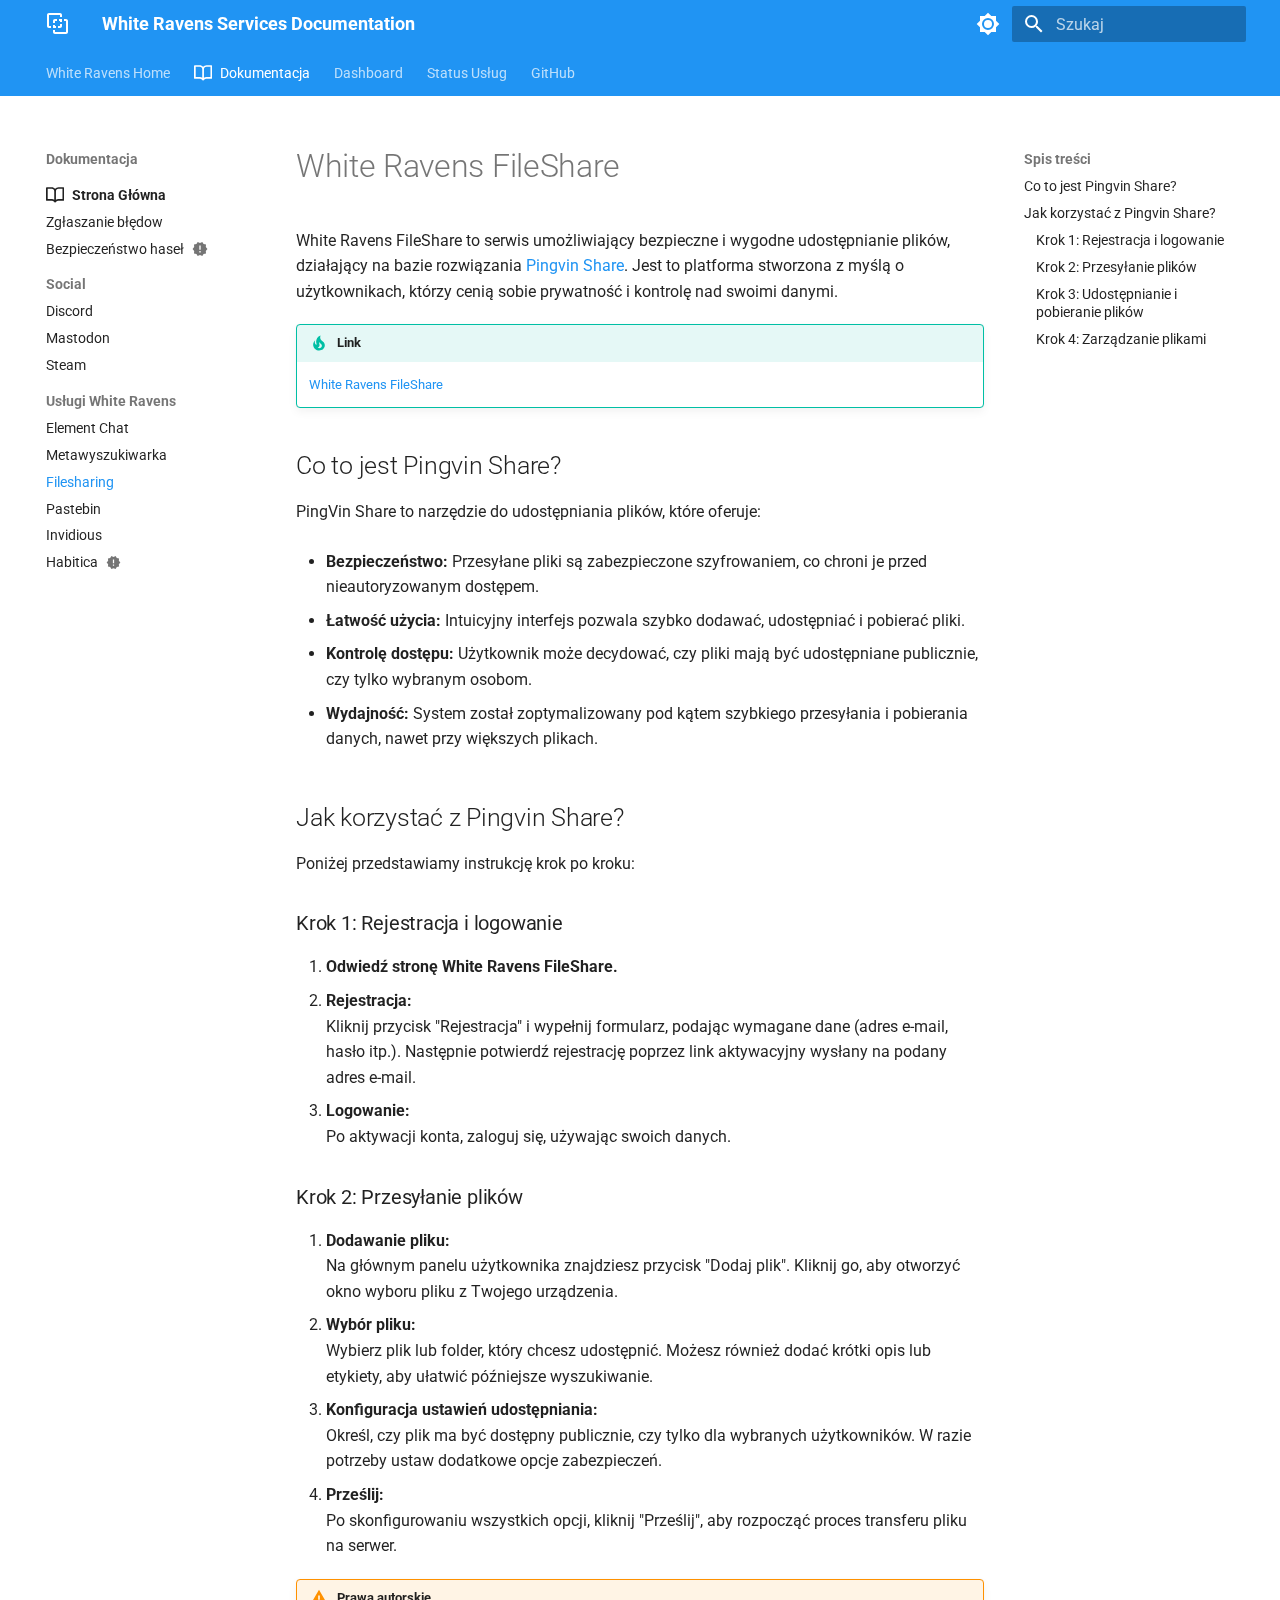
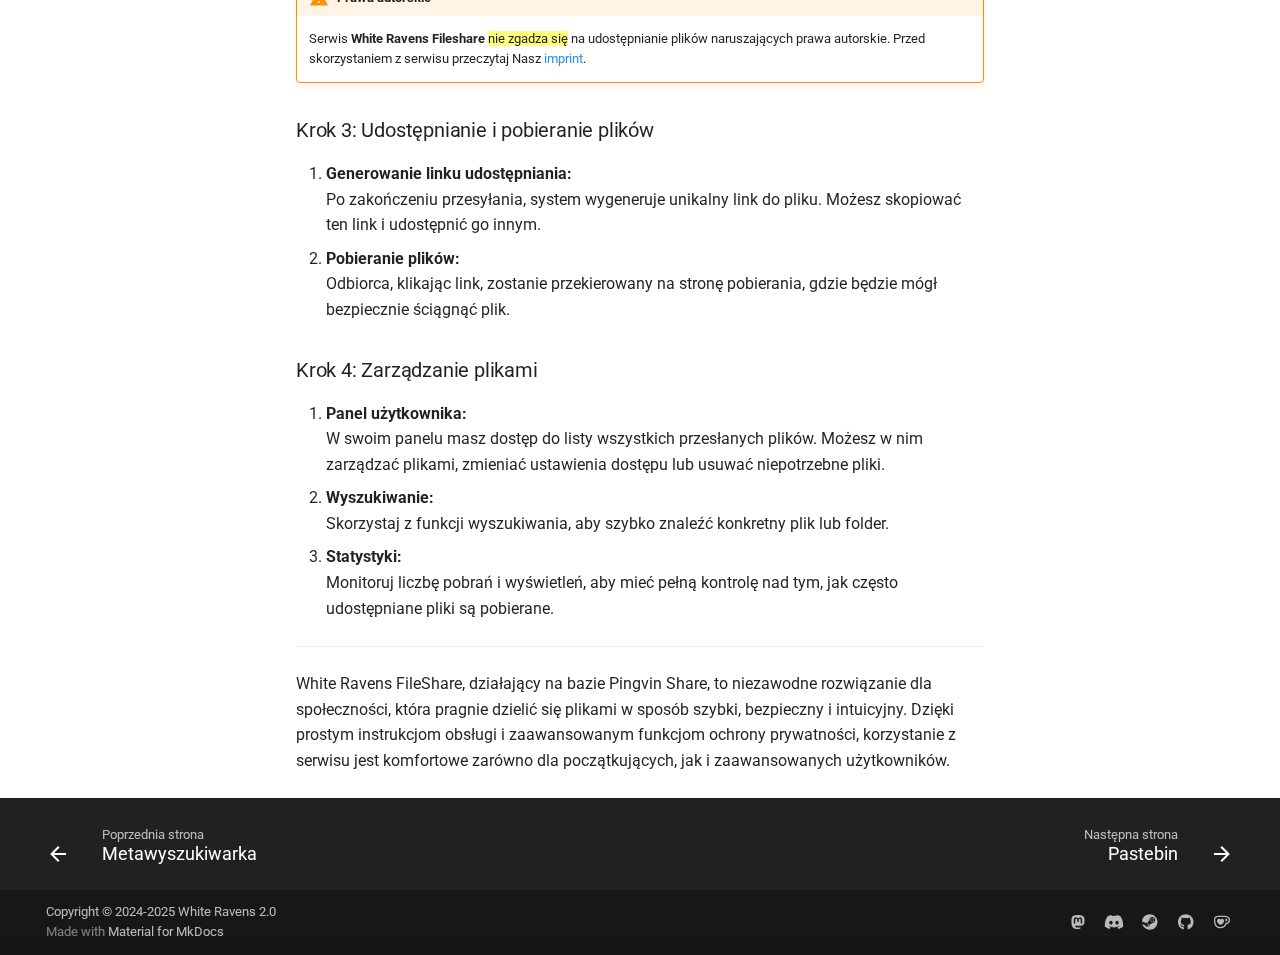
<file: fileshare/index.html>
<!doctype html>
<html lang="pl" class="no-js">
  <head>
    
      <meta charset="utf-8">
      <meta name="viewport" content="width=device-width,initial-scale=1">
      
      
      
      
        <link rel="prev" href="../search/">
      
      
        <link rel="next" href="../pastebin/">
      
      
      <link rel="icon" href="../images/favicon.png">
      <meta name="generator" content="mkdocs-1.6.1, mkdocs-material-9.6.9">
    
    
      
        <title>Filesharing - White Ravens Services Documentation</title>
      
    
    
      <link rel="stylesheet" href="../assets/stylesheets/main.4af4bdda.min.css">
      
        
        <link rel="stylesheet" href="../assets/stylesheets/palette.06af60db.min.css">
      
      


    
    
      
    
    
      
        
        
        <link rel="preconnect" href="https://fonts.gstatic.com" crossorigin>
        <link rel="stylesheet" href="https://fonts.googleapis.com/css?family=Roboto:300,300i,400,400i,700,700i%7CRoboto+Mono:400,400i,700,700i&display=fallback">
        <style>:root{--md-text-font:"Roboto";--md-code-font:"Roboto Mono"}</style>
      
    
    
      <link rel="stylesheet" href="../stylesheets/extra.css">
    
    <script>__md_scope=new URL("..",location),__md_hash=e=>[...e].reduce(((e,_)=>(e<<5)-e+_.charCodeAt(0)),0),__md_get=(e,_=localStorage,t=__md_scope)=>JSON.parse(_.getItem(t.pathname+"."+e)),__md_set=(e,_,t=localStorage,a=__md_scope)=>{try{t.setItem(a.pathname+"."+e,JSON.stringify(_))}catch(e){}}</script>
    
      
  


  <script data-goatcounter="https://wrservices.goatcounter.com/count" async src="//gc.zgo.at/count.js">

 /* var property = "" */
  
    document.addEventListener("DOMContentLoaded", function() {
      location$.subscribe(function(url) {

      })
    })
</script>
  
    <script>"undefined"!=typeof __md_analytics&&__md_analytics()</script>
  

    
    
    
  </head>
  
  
    
    
      
    
    
    
    
    <body dir="ltr" data-md-color-scheme="default" data-md-color-primary="blue" data-md-color-accent="red">
  
    
    <input class="md-toggle" data-md-toggle="drawer" type="checkbox" id="__drawer" autocomplete="off">
    <input class="md-toggle" data-md-toggle="search" type="checkbox" id="__search" autocomplete="off">
    <label class="md-overlay" for="__drawer"></label>
    <div data-md-component="skip">
      
        
        <a href="#white-ravens-fileshare" class="md-skip">
          Przejdź do treści
        </a>
      
    </div>
    <div data-md-component="announce">
      
    </div>
    
    
      

<header class="md-header" data-md-component="header">
  <nav class="md-header__inner md-grid" aria-label="Nagłówek">
    <a href=".." title="White Ravens Services Documentation" class="md-header__button md-logo" aria-label="White Ravens Services Documentation" data-md-component="logo">
      
  
  <svg xmlns="http://www.w3.org/2000/svg" viewBox="0 0 24 24"><path d="M3 1c-1.11 0-2 .89-2 2v11c0 1.11.89 2 2 2h2v-2H3V3h11v2h2V3c0-1.11-.89-2-2-2zm6 6c-1.11 0-2 .89-2 2v2h2V9h2V7zm4 0v2h1v1h2V7zm5 0v2h2v11H9v-2H7v2c0 1.11.89 2 2 2h11c1.11 0 2-.89 2-2V9c0-1.11-.89-2-2-2zm-4 5v2h-2v2h2c1.11 0 2-.89 2-2v-2zm-7 1v3h3v-2H9v-1z"/></svg>

    </a>
    <label class="md-header__button md-icon" for="__drawer">
      
      <svg xmlns="http://www.w3.org/2000/svg" viewBox="0 0 24 24"><path d="M3 6h18v2H3zm0 5h18v2H3zm0 5h18v2H3z"/></svg>
    </label>
    <div class="md-header__title" data-md-component="header-title">
      <div class="md-header__ellipsis">
        <div class="md-header__topic">
          <span class="md-ellipsis">
            White Ravens Services Documentation
          </span>
        </div>
        <div class="md-header__topic" data-md-component="header-topic">
          <span class="md-ellipsis">
            
              Filesharing
            
          </span>
        </div>
      </div>
    </div>
    
      
        <form class="md-header__option" data-md-component="palette">
  
    
    
    
    <input class="md-option" data-md-color-media="" data-md-color-scheme="default" data-md-color-primary="blue" data-md-color-accent="red"  aria-label="Tryb dzienny"  type="radio" name="__palette" id="__palette_0">
    
      <label class="md-header__button md-icon" title="Tryb dzienny" for="__palette_1" hidden>
        <svg xmlns="http://www.w3.org/2000/svg" viewBox="0 0 24 24"><path d="M12 8a4 4 0 0 0-4 4 4 4 0 0 0 4 4 4 4 0 0 0 4-4 4 4 0 0 0-4-4m0 10a6 6 0 0 1-6-6 6 6 0 0 1 6-6 6 6 0 0 1 6 6 6 6 0 0 1-6 6m8-9.31V4h-4.69L12 .69 8.69 4H4v4.69L.69 12 4 15.31V20h4.69L12 23.31 15.31 20H20v-4.69L23.31 12z"/></svg>
      </label>
    
  
    
    
    
    <input class="md-option" data-md-color-media="" data-md-color-scheme="slate" data-md-color-primary="teal" data-md-color-accent="deep-orange"  aria-label="Tryb nocny"  type="radio" name="__palette" id="__palette_1">
    
      <label class="md-header__button md-icon" title="Tryb nocny" for="__palette_0" hidden>
        <svg xmlns="http://www.w3.org/2000/svg" viewBox="0 0 24 24"><path d="M12 18c-.89 0-1.74-.2-2.5-.55C11.56 16.5 13 14.42 13 12s-1.44-4.5-3.5-5.45C10.26 6.2 11.11 6 12 6a6 6 0 0 1 6 6 6 6 0 0 1-6 6m8-9.31V4h-4.69L12 .69 8.69 4H4v4.69L.69 12 4 15.31V20h4.69L12 23.31 15.31 20H20v-4.69L23.31 12z"/></svg>
      </label>
    
  
</form>
      
    
    
      <script>var palette=__md_get("__palette");if(palette&&palette.color){if("(prefers-color-scheme)"===palette.color.media){var media=matchMedia("(prefers-color-scheme: light)"),input=document.querySelector(media.matches?"[data-md-color-media='(prefers-color-scheme: light)']":"[data-md-color-media='(prefers-color-scheme: dark)']");palette.color.media=input.getAttribute("data-md-color-media"),palette.color.scheme=input.getAttribute("data-md-color-scheme"),palette.color.primary=input.getAttribute("data-md-color-primary"),palette.color.accent=input.getAttribute("data-md-color-accent")}for(var[key,value]of Object.entries(palette.color))document.body.setAttribute("data-md-color-"+key,value)}</script>
    
    
    
      <label class="md-header__button md-icon" for="__search">
        
        <svg xmlns="http://www.w3.org/2000/svg" viewBox="0 0 24 24"><path d="M9.5 3A6.5 6.5 0 0 1 16 9.5c0 1.61-.59 3.09-1.56 4.23l.27.27h.79l5 5-1.5 1.5-5-5v-.79l-.27-.27A6.52 6.52 0 0 1 9.5 16 6.5 6.5 0 0 1 3 9.5 6.5 6.5 0 0 1 9.5 3m0 2C7 5 5 7 5 9.5S7 14 9.5 14 14 12 14 9.5 12 5 9.5 5"/></svg>
      </label>
      <div class="md-search" data-md-component="search" role="dialog">
  <label class="md-search__overlay" for="__search"></label>
  <div class="md-search__inner" role="search">
    <form class="md-search__form" name="search">
      <input type="text" class="md-search__input" name="query" aria-label="Szukaj" placeholder="Szukaj" autocapitalize="off" autocorrect="off" autocomplete="off" spellcheck="false" data-md-component="search-query" required>
      <label class="md-search__icon md-icon" for="__search">
        
        <svg xmlns="http://www.w3.org/2000/svg" viewBox="0 0 24 24"><path d="M9.5 3A6.5 6.5 0 0 1 16 9.5c0 1.61-.59 3.09-1.56 4.23l.27.27h.79l5 5-1.5 1.5-5-5v-.79l-.27-.27A6.52 6.52 0 0 1 9.5 16 6.5 6.5 0 0 1 3 9.5 6.5 6.5 0 0 1 9.5 3m0 2C7 5 5 7 5 9.5S7 14 9.5 14 14 12 14 9.5 12 5 9.5 5"/></svg>
        
        <svg xmlns="http://www.w3.org/2000/svg" viewBox="0 0 24 24"><path d="M20 11v2H8l5.5 5.5-1.42 1.42L4.16 12l7.92-7.92L13.5 5.5 8 11z"/></svg>
      </label>
      <nav class="md-search__options" aria-label="Szukaj">
        
          <a href="javascript:void(0)" class="md-search__icon md-icon" title="Udostępnij" aria-label="Udostępnij" data-clipboard data-clipboard-text="" data-md-component="search-share" tabindex="-1">
            
            <svg xmlns="http://www.w3.org/2000/svg" viewBox="0 0 24 24"><path d="M18 16.08c-.76 0-1.44.3-1.96.77L8.91 12.7c.05-.23.09-.46.09-.7s-.04-.47-.09-.7l7.05-4.11c.54.5 1.25.81 2.04.81a3 3 0 0 0 3-3 3 3 0 0 0-3-3 3 3 0 0 0-3 3c0 .24.04.47.09.7L8.04 9.81C7.5 9.31 6.79 9 6 9a3 3 0 0 0-3 3 3 3 0 0 0 3 3c.79 0 1.5-.31 2.04-.81l7.12 4.15c-.05.21-.08.43-.08.66 0 1.61 1.31 2.91 2.92 2.91s2.92-1.3 2.92-2.91A2.92 2.92 0 0 0 18 16.08"/></svg>
          </a>
        
        <button type="reset" class="md-search__icon md-icon" title="Wyczyść" aria-label="Wyczyść" tabindex="-1">
          
          <svg xmlns="http://www.w3.org/2000/svg" viewBox="0 0 24 24"><path d="M19 6.41 17.59 5 12 10.59 6.41 5 5 6.41 10.59 12 5 17.59 6.41 19 12 13.41 17.59 19 19 17.59 13.41 12z"/></svg>
        </button>
      </nav>
      
        <div class="md-search__suggest" data-md-component="search-suggest"></div>
      
    </form>
    <div class="md-search__output">
      <div class="md-search__scrollwrap" tabindex="0" data-md-scrollfix>
        <div class="md-search-result" data-md-component="search-result">
          <div class="md-search-result__meta">
            Inicjowanie wyszukiwania
          </div>
          <ol class="md-search-result__list" role="presentation"></ol>
        </div>
      </div>
    </div>
  </div>
</div>
    
    
  </nav>
  
</header>
    
    <div class="md-container" data-md-component="container">
      
      
        
          
            
<nav class="md-tabs" aria-label="Zakładki" data-md-component="tabs">
  <div class="md-grid">
    <ul class="md-tabs__list">
      
        
  
  
  
    <li class="md-tabs__item">
      <a href="https://whiteravens.net" class="md-tabs__link">
        
  
    
  
  White Ravens Home

      </a>
    </li>
  

      
        
  
  
    
  
  
    
    
      
  
  
    
  
  
    
    
      <li class="md-tabs__item md-tabs__item--active">
        <a href=".." class="md-tabs__link">
          
  
    
      <svg xmlns="http://www.w3.org/2000/svg" viewBox="0 0 16 16"><path d="M0 1.75A.75.75 0 0 1 .75 1h4.253c1.227 0 2.317.59 3 1.501A3.74 3.74 0 0 1 11.006 1h4.245a.75.75 0 0 1 .75.75v10.5a.75.75 0 0 1-.75.75h-4.507a2.25 2.25 0 0 0-1.591.659l-.622.621a.75.75 0 0 1-1.06 0l-.622-.621A2.25 2.25 0 0 0 5.258 13H.75a.75.75 0 0 1-.75-.75Zm7.251 10.324.004-5.073-.002-2.253A2.25 2.25 0 0 0 5.003 2.5H1.5v9h3.757a3.75 3.75 0 0 1 1.994.574M8.755 4.75l-.004 7.322a3.75 3.75 0 0 1 1.992-.572H14.5v-9h-3.495a2.25 2.25 0 0 0-2.25 2.25"/></svg>
    
  
  Dokumentacja

        </a>
      </li>
    
  

    
  

      
        
  
  
  
    <li class="md-tabs__item">
      <a href="https://home.wrservices.link" class="md-tabs__link">
        
  
    
  
  Dashboard

      </a>
    </li>
  

      
        
  
  
  
    <li class="md-tabs__item">
      <a href="https://status.wrservices.link" class="md-tabs__link">
        
  
    
  
  Status Usług

      </a>
    </li>
  

      
        
  
  
  
    <li class="md-tabs__item">
      <a href="https://github.com/whiteravens20" class="md-tabs__link">
        
  
    
  
  GitHub

      </a>
    </li>
  

      
    </ul>
  </div>
</nav>
          
        
      
      <main class="md-main" data-md-component="main">
        <div class="md-main__inner md-grid">
          
            
              
              <div class="md-sidebar md-sidebar--primary" data-md-component="sidebar" data-md-type="navigation" >
                <div class="md-sidebar__scrollwrap">
                  <div class="md-sidebar__inner">
                    


  


<nav class="md-nav md-nav--primary md-nav--lifted" aria-label="Nawigacja" data-md-level="0">
  <label class="md-nav__title" for="__drawer">
    <a href=".." title="White Ravens Services Documentation" class="md-nav__button md-logo" aria-label="White Ravens Services Documentation" data-md-component="logo">
      
  
  <svg xmlns="http://www.w3.org/2000/svg" viewBox="0 0 24 24"><path d="M3 1c-1.11 0-2 .89-2 2v11c0 1.11.89 2 2 2h2v-2H3V3h11v2h2V3c0-1.11-.89-2-2-2zm6 6c-1.11 0-2 .89-2 2v2h2V9h2V7zm4 0v2h1v1h2V7zm5 0v2h2v11H9v-2H7v2c0 1.11.89 2 2 2h11c1.11 0 2-.89 2-2V9c0-1.11-.89-2-2-2zm-4 5v2h-2v2h2c1.11 0 2-.89 2-2v-2zm-7 1v3h3v-2H9v-1z"/></svg>

    </a>
    White Ravens Services Documentation
  </label>
  
  <ul class="md-nav__list" data-md-scrollfix>
    
      
      
  
  
  
  
    <li class="md-nav__item">
      <a href="https://whiteravens.net" class="md-nav__link">
        
  
  <span class="md-ellipsis">
    White Ravens Home
    
  </span>
  

      </a>
    </li>
  

    
      
      
  
  
    
  
  
  
    
    
      
        
      
        
      
        
      
    
    
      
        
        
      
      
        
      
    
    
    <li class="md-nav__item md-nav__item--active md-nav__item--section md-nav__item--nested">
      
        
        
        <input class="md-nav__toggle md-toggle " type="checkbox" id="__nav_2" checked>
        
          
          <label class="md-nav__link" for="__nav_2" id="__nav_2_label" tabindex="">
            
  
  <span class="md-ellipsis">
    Dokumentacja
    
  </span>
  

            <span class="md-nav__icon md-icon"></span>
          </label>
        
        <nav class="md-nav" data-md-level="1" aria-labelledby="__nav_2_label" aria-expanded="true">
          <label class="md-nav__title" for="__nav_2">
            <span class="md-nav__icon md-icon"></span>
            Dokumentacja
          </label>
          <ul class="md-nav__list" data-md-scrollfix>
            
              
                
  
  
  
  
    
    
      
        
          
        
      
        
      
        
      
    
    
      
      
        
          
          
        
      
    
    
    <li class="md-nav__item md-nav__item--section md-nav__item--nested">
      
        
        
        <input class="md-nav__toggle md-toggle " type="checkbox" id="__nav_2_1" >
        
          
          
          <div class="md-nav__link md-nav__container">
            <a href=".." class="md-nav__link ">
              
  
    <svg xmlns="http://www.w3.org/2000/svg" viewBox="0 0 16 16"><path d="M0 1.75A.75.75 0 0 1 .75 1h4.253c1.227 0 2.317.59 3 1.501A3.74 3.74 0 0 1 11.006 1h4.245a.75.75 0 0 1 .75.75v10.5a.75.75 0 0 1-.75.75h-4.507a2.25 2.25 0 0 0-1.591.659l-.622.621a.75.75 0 0 1-1.06 0l-.622-.621A2.25 2.25 0 0 0 5.258 13H.75a.75.75 0 0 1-.75-.75Zm7.251 10.324.004-5.073-.002-2.253A2.25 2.25 0 0 0 5.003 2.5H1.5v9h3.757a3.75 3.75 0 0 1 1.994.574M8.755 4.75l-.004 7.322a3.75 3.75 0 0 1 1.992-.572H14.5v-9h-3.495a2.25 2.25 0 0 0-2.25 2.25"/></svg>
  
  <span class="md-ellipsis">
    Strona Główna
    
  </span>
  

            </a>
            
              
              <label class="md-nav__link " for="__nav_2_1" id="__nav_2_1_label" tabindex="">
                <span class="md-nav__icon md-icon"></span>
              </label>
            
          </div>
        
        <nav class="md-nav" data-md-level="2" aria-labelledby="__nav_2_1_label" aria-expanded="false">
          <label class="md-nav__title" for="__nav_2_1">
            <span class="md-nav__icon md-icon"></span>
            Strona Główna
          </label>
          <ul class="md-nav__list" data-md-scrollfix>
            
              
            
              
                
  
  
  
  
    <li class="md-nav__item">
      <a href="../bugs/" class="md-nav__link">
        
  
  <span class="md-ellipsis">
    Zgłaszanie błędow
    
  </span>
  

      </a>
    </li>
  

              
            
              
                
  
  
  
  
    <li class="md-nav__item">
      <a href="../passwordsec/" class="md-nav__link">
        
  
  <span class="md-ellipsis">
    Bezpieczeństwo haseł
    
  </span>
  
    
  
  
    <span class="md-status md-status--new" title="Ostatnio dodane">
    </span>
  

  

      </a>
    </li>
  

              
            
          </ul>
        </nav>
      
    </li>
  

              
            
              
                
  
  
  
  
    
    
      
        
      
        
      
        
      
    
    
      
      
        
          
          
        
      
    
    
    <li class="md-nav__item md-nav__item--section md-nav__item--nested">
      
        
        
        <input class="md-nav__toggle md-toggle " type="checkbox" id="__nav_2_2" >
        
          
          <label class="md-nav__link" for="__nav_2_2" id="__nav_2_2_label" tabindex="">
            
  
  <span class="md-ellipsis">
    Social
    
  </span>
  

            <span class="md-nav__icon md-icon"></span>
          </label>
        
        <nav class="md-nav" data-md-level="2" aria-labelledby="__nav_2_2_label" aria-expanded="false">
          <label class="md-nav__title" for="__nav_2_2">
            <span class="md-nav__icon md-icon"></span>
            Social
          </label>
          <ul class="md-nav__list" data-md-scrollfix>
            
              
                
  
  
  
  
    <li class="md-nav__item">
      <a href="../discord/" class="md-nav__link">
        
  
  <span class="md-ellipsis">
    Discord
    
  </span>
  

      </a>
    </li>
  

              
            
              
                
  
  
  
  
    <li class="md-nav__item">
      <a href="../mastodon/" class="md-nav__link">
        
  
  <span class="md-ellipsis">
    Mastodon
    
  </span>
  

      </a>
    </li>
  

              
            
              
                
  
  
  
  
    <li class="md-nav__item">
      <a href="../steam/" class="md-nav__link">
        
  
  <span class="md-ellipsis">
    Steam
    
  </span>
  

      </a>
    </li>
  

              
            
          </ul>
        </nav>
      
    </li>
  

              
            
              
                
  
  
    
  
  
  
    
    
      
        
      
        
      
        
      
        
      
        
      
        
      
    
    
      
      
        
          
          
        
      
    
    
    <li class="md-nav__item md-nav__item--active md-nav__item--section md-nav__item--nested">
      
        
        
        <input class="md-nav__toggle md-toggle " type="checkbox" id="__nav_2_3" checked>
        
          
          <label class="md-nav__link" for="__nav_2_3" id="__nav_2_3_label" tabindex="">
            
  
  <span class="md-ellipsis">
    Usługi White Ravens
    
  </span>
  

            <span class="md-nav__icon md-icon"></span>
          </label>
        
        <nav class="md-nav" data-md-level="2" aria-labelledby="__nav_2_3_label" aria-expanded="true">
          <label class="md-nav__title" for="__nav_2_3">
            <span class="md-nav__icon md-icon"></span>
            Usługi White Ravens
          </label>
          <ul class="md-nav__list" data-md-scrollfix>
            
              
                
  
  
  
  
    <li class="md-nav__item">
      <a href="../chat/" class="md-nav__link">
        
  
  <span class="md-ellipsis">
    Element Chat
    
  </span>
  

      </a>
    </li>
  

              
            
              
                
  
  
  
  
    <li class="md-nav__item">
      <a href="../search/" class="md-nav__link">
        
  
  <span class="md-ellipsis">
    Metawyszukiwarka
    
  </span>
  

      </a>
    </li>
  

              
            
              
                
  
  
    
  
  
  
    <li class="md-nav__item md-nav__item--active">
      
      <input class="md-nav__toggle md-toggle" type="checkbox" id="__toc">
      
      
        
      
      
        <label class="md-nav__link md-nav__link--active" for="__toc">
          
  
  <span class="md-ellipsis">
    Filesharing
    
  </span>
  

          <span class="md-nav__icon md-icon"></span>
        </label>
      
      <a href="./" class="md-nav__link md-nav__link--active">
        
  
  <span class="md-ellipsis">
    Filesharing
    
  </span>
  

      </a>
      
        

<nav class="md-nav md-nav--secondary" aria-label="Spis treści">
  
  
  
    
  
  
    <label class="md-nav__title" for="__toc">
      <span class="md-nav__icon md-icon"></span>
      Spis treści
    </label>
    <ul class="md-nav__list" data-md-component="toc" data-md-scrollfix>
      
        <li class="md-nav__item">
  <a href="#co-to-jest-pingvin-share" class="md-nav__link">
    <span class="md-ellipsis">
      Co to jest Pingvin Share?
    </span>
  </a>
  
</li>
      
        <li class="md-nav__item">
  <a href="#jak-korzystac-z-pingvin-share" class="md-nav__link">
    <span class="md-ellipsis">
      Jak korzystać z Pingvin Share?
    </span>
  </a>
  
    <nav class="md-nav" aria-label="Jak korzystać z Pingvin Share?">
      <ul class="md-nav__list">
        
          <li class="md-nav__item">
  <a href="#krok-1-rejestracja-i-logowanie" class="md-nav__link">
    <span class="md-ellipsis">
      Krok 1: Rejestracja i logowanie
    </span>
  </a>
  
</li>
        
          <li class="md-nav__item">
  <a href="#krok-2-przesyanie-plikow" class="md-nav__link">
    <span class="md-ellipsis">
      Krok 2: Przesyłanie plików
    </span>
  </a>
  
</li>
        
          <li class="md-nav__item">
  <a href="#krok-3-udostepnianie-i-pobieranie-plikow" class="md-nav__link">
    <span class="md-ellipsis">
      Krok 3: Udostępnianie i pobieranie plików
    </span>
  </a>
  
</li>
        
          <li class="md-nav__item">
  <a href="#krok-4-zarzadzanie-plikami" class="md-nav__link">
    <span class="md-ellipsis">
      Krok 4: Zarządzanie plikami
    </span>
  </a>
  
</li>
        
      </ul>
    </nav>
  
</li>
      
    </ul>
  
</nav>
      
    </li>
  

              
            
              
                
  
  
  
  
    <li class="md-nav__item">
      <a href="../pastebin/" class="md-nav__link">
        
  
  <span class="md-ellipsis">
    Pastebin
    
  </span>
  

      </a>
    </li>
  

              
            
              
                
  
  
  
  
    <li class="md-nav__item">
      <a href="../invidious/" class="md-nav__link">
        
  
  <span class="md-ellipsis">
    Invidious
    
  </span>
  

      </a>
    </li>
  

              
            
              
                
  
  
  
  
    <li class="md-nav__item">
      <a href="../habitica/" class="md-nav__link">
        
  
  <span class="md-ellipsis">
    Habitica
    
  </span>
  
    
  
  
    <span class="md-status md-status--new" title="Ostatnio dodane">
    </span>
  

  

      </a>
    </li>
  

              
            
          </ul>
        </nav>
      
    </li>
  

              
            
          </ul>
        </nav>
      
    </li>
  

    
      
      
  
  
  
  
    <li class="md-nav__item">
      <a href="https://home.wrservices.link" class="md-nav__link">
        
  
  <span class="md-ellipsis">
    Dashboard
    
  </span>
  

      </a>
    </li>
  

    
      
      
  
  
  
  
    <li class="md-nav__item">
      <a href="https://status.wrservices.link" class="md-nav__link">
        
  
  <span class="md-ellipsis">
    Status Usług
    
  </span>
  

      </a>
    </li>
  

    
      
      
  
  
  
  
    <li class="md-nav__item">
      <a href="https://github.com/whiteravens20" class="md-nav__link">
        
  
  <span class="md-ellipsis">
    GitHub
    
  </span>
  

      </a>
    </li>
  

    
  </ul>
</nav>
                  </div>
                </div>
              </div>
            
            
              
              <div class="md-sidebar md-sidebar--secondary" data-md-component="sidebar" data-md-type="toc" >
                <div class="md-sidebar__scrollwrap">
                  <div class="md-sidebar__inner">
                    

<nav class="md-nav md-nav--secondary" aria-label="Spis treści">
  
  
  
    
  
  
    <label class="md-nav__title" for="__toc">
      <span class="md-nav__icon md-icon"></span>
      Spis treści
    </label>
    <ul class="md-nav__list" data-md-component="toc" data-md-scrollfix>
      
        <li class="md-nav__item">
  <a href="#co-to-jest-pingvin-share" class="md-nav__link">
    <span class="md-ellipsis">
      Co to jest Pingvin Share?
    </span>
  </a>
  
</li>
      
        <li class="md-nav__item">
  <a href="#jak-korzystac-z-pingvin-share" class="md-nav__link">
    <span class="md-ellipsis">
      Jak korzystać z Pingvin Share?
    </span>
  </a>
  
    <nav class="md-nav" aria-label="Jak korzystać z Pingvin Share?">
      <ul class="md-nav__list">
        
          <li class="md-nav__item">
  <a href="#krok-1-rejestracja-i-logowanie" class="md-nav__link">
    <span class="md-ellipsis">
      Krok 1: Rejestracja i logowanie
    </span>
  </a>
  
</li>
        
          <li class="md-nav__item">
  <a href="#krok-2-przesyanie-plikow" class="md-nav__link">
    <span class="md-ellipsis">
      Krok 2: Przesyłanie plików
    </span>
  </a>
  
</li>
        
          <li class="md-nav__item">
  <a href="#krok-3-udostepnianie-i-pobieranie-plikow" class="md-nav__link">
    <span class="md-ellipsis">
      Krok 3: Udostępnianie i pobieranie plików
    </span>
  </a>
  
</li>
        
          <li class="md-nav__item">
  <a href="#krok-4-zarzadzanie-plikami" class="md-nav__link">
    <span class="md-ellipsis">
      Krok 4: Zarządzanie plikami
    </span>
  </a>
  
</li>
        
      </ul>
    </nav>
  
</li>
      
    </ul>
  
</nav>
                  </div>
                </div>
              </div>
            
          
          
            <div class="md-content" data-md-component="content">
              <article class="md-content__inner md-typeset">
                
                  



<h1 id="white-ravens-fileshare">White Ravens FileShare<a class="headerlink" href="#white-ravens-fileshare" title="Permanent link">&para;</a></h1>
<p>White Ravens FileShare to serwis umożliwiający bezpieczne i wygodne udostępnianie plików, działający na bazie rozwiązania <a href="https://github.com/stonith404/pingvin-share">Pingvin Share</a>. Jest to platforma stworzona z myślą o użytkownikach, którzy cenią sobie prywatność i kontrolę nad swoimi danymi.</p>
<div class="admonition tip">
<p class="admonition-title">Link</p>
<p><a href="https://fileshare.wrservices.link/">White Ravens FileShare</a></p>
</div>
<h2 id="co-to-jest-pingvin-share">Co to jest Pingvin Share?<a class="headerlink" href="#co-to-jest-pingvin-share" title="Permanent link">&para;</a></h2>
<p>PingVin Share to narzędzie do udostępniania plików, które oferuje:</p>
<ul>
<li>
<p><strong>Bezpieczeństwo:</strong> Przesyłane pliki są zabezpieczone szyfrowaniem, co chroni je przed nieautoryzowanym dostępem.</p>
</li>
<li>
<p><strong>Łatwość użycia:</strong> Intuicyjny interfejs pozwala szybko dodawać, udostępniać i pobierać pliki.</p>
</li>
<li>
<p><strong>Kontrolę dostępu:</strong> Użytkownik może decydować, czy pliki mają być udostępniane publicznie, czy tylko wybranym osobom.</p>
</li>
<li>
<p><strong>Wydajność:</strong> System został zoptymalizowany pod kątem szybkiego przesyłania i pobierania danych, nawet przy większych plikach.</p>
</li>
</ul>
<h2 id="jak-korzystac-z-pingvin-share">Jak korzystać z Pingvin Share?<a class="headerlink" href="#jak-korzystac-z-pingvin-share" title="Permanent link">&para;</a></h2>
<p>Poniżej przedstawiamy instrukcję krok po kroku:</p>
<h3 id="krok-1-rejestracja-i-logowanie">Krok 1: Rejestracja i logowanie<a class="headerlink" href="#krok-1-rejestracja-i-logowanie" title="Permanent link">&para;</a></h3>
<ol>
<li><strong>Odwiedź stronę White Ravens FileShare.</strong></li>
<li><strong>Rejestracja:</strong><br />
   Kliknij przycisk "Rejestracja" i wypełnij formularz, podając wymagane dane (adres e-mail, hasło itp.). Następnie potwierdź rejestrację poprzez link aktywacyjny wysłany na podany adres e-mail.</li>
<li><strong>Logowanie:</strong><br />
   Po aktywacji konta, zaloguj się, używając swoich danych.</li>
</ol>
<h3 id="krok-2-przesyanie-plikow">Krok 2: Przesyłanie plików<a class="headerlink" href="#krok-2-przesyanie-plikow" title="Permanent link">&para;</a></h3>
<ol>
<li><strong>Dodawanie pliku:</strong><br />
   Na głównym panelu użytkownika znajdziesz przycisk "Dodaj plik". Kliknij go, aby otworzyć okno wyboru pliku z Twojego urządzenia.</li>
<li><strong>Wybór pliku:</strong><br />
   Wybierz plik lub folder, który chcesz udostępnić. Możesz również dodać krótki opis lub etykiety, aby ułatwić późniejsze wyszukiwanie.</li>
<li><strong>Konfiguracja ustawień udostępniania:</strong><br />
   Określ, czy plik ma być dostępny publicznie, czy tylko dla wybranych użytkowników. W razie potrzeby ustaw dodatkowe opcje zabezpieczeń.</li>
<li><strong>Prześlij:</strong><br />
   Po skonfigurowaniu wszystkich opcji, kliknij "Prześlij", aby rozpocząć proces transferu pliku na serwer.</li>
</ol>
<div class="admonition warning">
<p class="admonition-title">Prawa autorskie</p>
<p>Serwis <strong>White Ravens Fileshare</strong> <mark class="critic">nie zgadza się</mark> na udostępnianie plików naruszających prawa autorskie. Przed skorzystaniem z serwisu przeczytaj Nasz <a href="https://fileshare.wrservices.link/imprint">imprint</a>.</p>
</div>
<h3 id="krok-3-udostepnianie-i-pobieranie-plikow">Krok 3: Udostępnianie i pobieranie plików<a class="headerlink" href="#krok-3-udostepnianie-i-pobieranie-plikow" title="Permanent link">&para;</a></h3>
<ol>
<li><strong>Generowanie linku udostępniania:</strong><br />
   Po zakończeniu przesyłania, system wygeneruje unikalny link do pliku. Możesz skopiować ten link i udostępnić go innym.</li>
<li><strong>Pobieranie plików:</strong><br />
   Odbiorca, klikając link, zostanie przekierowany na stronę pobierania, gdzie będzie mógł bezpiecznie ściągnąć plik.</li>
</ol>
<h3 id="krok-4-zarzadzanie-plikami">Krok 4: Zarządzanie plikami<a class="headerlink" href="#krok-4-zarzadzanie-plikami" title="Permanent link">&para;</a></h3>
<ol>
<li><strong>Panel użytkownika:</strong><br />
   W swoim panelu masz dostęp do listy wszystkich przesłanych plików. Możesz w nim zarządzać plikami, zmieniać ustawienia dostępu lub usuwać niepotrzebne pliki.</li>
<li><strong>Wyszukiwanie:</strong><br />
   Skorzystaj z funkcji wyszukiwania, aby szybko znaleźć konkretny plik lub folder.</li>
<li><strong>Statystyki:</strong><br />
   Monitoruj liczbę pobrań i wyświetleń, aby mieć pełną kontrolę nad tym, jak często udostępniane pliki są pobierane.</li>
</ol>
<hr />
<p>White Ravens FileShare, działający na bazie Pingvin Share, to niezawodne rozwiązanie dla społeczności, która pragnie dzielić się plikami w sposób szybki, bezpieczny i intuicyjny. Dzięki prostym instrukcjom obsługi i zaawansowanym funkcjom ochrony prywatności, korzystanie z serwisu jest komfortowe zarówno dla początkujących, jak i zaawansowanych użytkowników.</p>







  
  



  




                
              </article>
            </div>
          
          
  <script>var tabs=__md_get("__tabs");if(Array.isArray(tabs))e:for(var set of document.querySelectorAll(".tabbed-set")){var labels=set.querySelector(".tabbed-labels");for(var tab of tabs)for(var label of labels.getElementsByTagName("label"))if(label.innerText.trim()===tab){var input=document.getElementById(label.htmlFor);input.checked=!0;continue e}}</script>

<script>var target=document.getElementById(location.hash.slice(1));target&&target.name&&(target.checked=target.name.startsWith("__tabbed_"))</script>
        </div>
        
          <button type="button" class="md-top md-icon" data-md-component="top" hidden>
  
  <svg xmlns="http://www.w3.org/2000/svg" viewBox="0 0 24 24"><path d="M13 20h-2V8l-5.5 5.5-1.42-1.42L12 4.16l7.92 7.92-1.42 1.42L13 8z"/></svg>
  Powrót do góry
</button>
        
      </main>
      
        <footer class="md-footer">
  
    
      
      <nav class="md-footer__inner md-grid" aria-label="Stopka" >
        
          
          <a href="../search/" class="md-footer__link md-footer__link--prev" aria-label="Poprzednia strona: Metawyszukiwarka">
            <div class="md-footer__button md-icon">
              
              <svg xmlns="http://www.w3.org/2000/svg" viewBox="0 0 24 24"><path d="M20 11v2H8l5.5 5.5-1.42 1.42L4.16 12l7.92-7.92L13.5 5.5 8 11z"/></svg>
            </div>
            <div class="md-footer__title">
              <span class="md-footer__direction">
                Poprzednia strona
              </span>
              <div class="md-ellipsis">
                Metawyszukiwarka
              </div>
            </div>
          </a>
        
        
          
          <a href="../pastebin/" class="md-footer__link md-footer__link--next" aria-label="Następna strona: Pastebin">
            <div class="md-footer__title">
              <span class="md-footer__direction">
                Następna strona
              </span>
              <div class="md-ellipsis">
                Pastebin
              </div>
            </div>
            <div class="md-footer__button md-icon">
              
              <svg xmlns="http://www.w3.org/2000/svg" viewBox="0 0 24 24"><path d="M4 11v2h12l-5.5 5.5 1.42 1.42L19.84 12l-7.92-7.92L10.5 5.5 16 11z"/></svg>
            </div>
          </a>
        
      </nav>
    
  
  <div class="md-footer-meta md-typeset">
    <div class="md-footer-meta__inner md-grid">
      <div class="md-copyright">
  
    <div class="md-copyright__highlight">
      Copyright &copy; 2024-2025 White Ravens 2.0
    </div>
  
  
    Made with
    <a href="https://squidfunk.github.io/mkdocs-material/" target="_blank" rel="noopener">
      Material for MkDocs
    </a>
  
</div>
      
        <div class="md-social">
  
    
    
      
    
    
    
      
      
    
    <a href="https://mastodon.social/@whiteravens" target="_blank" rel="noopener me" title="mastodon.social" class="md-social__link">
      <svg xmlns="http://www.w3.org/2000/svg" viewBox="0 0 448 512"><!--! Font Awesome Free 6.7.2 by @fontawesome - https://fontawesome.com License - https://fontawesome.com/license/free (Icons: CC BY 4.0, Fonts: SIL OFL 1.1, Code: MIT License) Copyright 2024 Fonticons, Inc.--><path d="M433 179.11c0-97.2-63.71-125.7-63.71-125.7-62.52-28.7-228.56-28.4-290.48 0 0 0-63.72 28.5-63.72 125.7 0 115.7-6.6 259.4 105.63 289.1 40.51 10.7 75.32 13 103.33 11.4 50.81-2.8 79.32-18.1 79.32-18.1l-1.7-36.9s-36.31 11.4-77.12 10.1c-40.41-1.4-83-4.4-89.63-54a102.5 102.5 0 0 1-.9-13.9c85.63 20.9 158.65 9.1 178.75 6.7 56.12-6.7 105-41.3 111.23-72.9 9.8-49.8 9-121.5 9-121.5m-75.12 125.2h-46.63v-114.2c0-49.7-64-51.6-64 6.9v62.5h-46.33V197c0-58.5-64-56.6-64-6.9v114.2H90.19c0-122.1-5.2-147.9 18.41-175 25.9-28.9 79.82-30.8 103.83 6.1l11.6 19.5 11.6-19.5c24.11-37.1 78.12-34.8 103.83-6.1 23.71 27.3 18.4 53 18.4 175z"/></svg>
    </a>
  
    
    
    
    
      
      
    
    <a href="https://discord.gg/5JMk8Z4" target="_blank" rel="noopener" title="discord.gg" class="md-social__link">
      <svg xmlns="http://www.w3.org/2000/svg" viewBox="0 0 640 512"><!--! Font Awesome Free 6.7.2 by @fontawesome - https://fontawesome.com License - https://fontawesome.com/license/free (Icons: CC BY 4.0, Fonts: SIL OFL 1.1, Code: MIT License) Copyright 2024 Fonticons, Inc.--><path d="M524.531 69.836a1.5 1.5 0 0 0-.764-.7A485 485 0 0 0 404.081 32.03a1.82 1.82 0 0 0-1.923.91 338 338 0 0 0-14.9 30.6 447.9 447.9 0 0 0-134.426 0 310 310 0 0 0-15.135-30.6 1.89 1.89 0 0 0-1.924-.91 483.7 483.7 0 0 0-119.688 37.107 1.7 1.7 0 0 0-.788.676C39.068 183.651 18.186 294.69 28.43 404.354a2.02 2.02 0 0 0 .765 1.375 487.7 487.7 0 0 0 146.825 74.189 1.9 1.9 0 0 0 2.063-.676A348 348 0 0 0 208.12 430.4a1.86 1.86 0 0 0-1.019-2.588 321 321 0 0 1-45.868-21.853 1.885 1.885 0 0 1-.185-3.126 251 251 0 0 0 9.109-7.137 1.82 1.82 0 0 1 1.9-.256c96.229 43.917 200.41 43.917 295.5 0a1.81 1.81 0 0 1 1.924.233 235 235 0 0 0 9.132 7.16 1.884 1.884 0 0 1-.162 3.126 301.4 301.4 0 0 1-45.89 21.83 1.875 1.875 0 0 0-1 2.611 391 391 0 0 0 30.014 48.815 1.86 1.86 0 0 0 2.063.7A486 486 0 0 0 610.7 405.729a1.88 1.88 0 0 0 .765-1.352c12.264-126.783-20.532-236.912-86.934-334.541M222.491 337.58c-28.972 0-52.844-26.587-52.844-59.239s23.409-59.241 52.844-59.241c29.665 0 53.306 26.82 52.843 59.239 0 32.654-23.41 59.241-52.843 59.241m195.38 0c-28.971 0-52.843-26.587-52.843-59.239s23.409-59.241 52.843-59.241c29.667 0 53.307 26.82 52.844 59.239 0 32.654-23.177 59.241-52.844 59.241"/></svg>
    </a>
  
    
    
    
    
      
      
    
    <a href="https://steamcommunity.com/groups/whiteravensgaming" target="_blank" rel="noopener" title="steamcommunity.com" class="md-social__link">
      <svg xmlns="http://www.w3.org/2000/svg" viewBox="0 0 496 512"><!--! Font Awesome Free 6.7.2 by @fontawesome - https://fontawesome.com License - https://fontawesome.com/license/free (Icons: CC BY 4.0, Fonts: SIL OFL 1.1, Code: MIT License) Copyright 2024 Fonticons, Inc.--><path d="M496 256c0 137-111.2 248-248.4 248-113.8 0-209.6-76.3-239-180.4l95.2 39.3c6.4 32.1 34.9 56.4 68.9 56.4 39.2 0 71.9-32.4 70.2-73.5l84.5-60.2c52.1 1.3 95.8-40.9 95.8-93.5 0-51.6-42-93.5-93.7-93.5s-93.7 42-93.7 93.5v1.2L176.6 279c-15.5-.9-30.7 3.4-43.5 12.1L0 236.1C10.2 108.4 117.1 8 247.6 8 384.8 8 496 119 496 256M155.7 384.3l-30.5-12.6a52.8 52.8 0 0 0 27.2 25.8c26.9 11.2 57.8-1.6 69-28.4 5.4-13 5.5-27.3.1-40.3S206 305.6 193 300.2c-12.9-5.4-26.7-5.2-38.9-.6l31.5 13c19.8 8.2 29.2 30.9 20.9 50.7-8.3 19.9-31 29.2-50.8 21m173.8-129.9c-34.4 0-62.4-28-62.4-62.3s28-62.3 62.4-62.3 62.4 28 62.4 62.3-27.9 62.3-62.4 62.3m.1-15.6c25.9 0 46.9-21 46.9-46.8 0-25.9-21-46.8-46.9-46.8s-46.9 21-46.9 46.8c.1 25.8 21.1 46.8 46.9 46.8"/></svg>
    </a>
  
    
    
    
    
      
      
    
    <a href="https://github.com/whiteravens20" target="_blank" rel="noopener" title="github.com" class="md-social__link">
      <svg xmlns="http://www.w3.org/2000/svg" viewBox="0 0 496 512"><!--! Font Awesome Free 6.7.2 by @fontawesome - https://fontawesome.com License - https://fontawesome.com/license/free (Icons: CC BY 4.0, Fonts: SIL OFL 1.1, Code: MIT License) Copyright 2024 Fonticons, Inc.--><path d="M165.9 397.4c0 2-2.3 3.6-5.2 3.6-3.3.3-5.6-1.3-5.6-3.6 0-2 2.3-3.6 5.2-3.6 3-.3 5.6 1.3 5.6 3.6m-31.1-4.5c-.7 2 1.3 4.3 4.3 4.9 2.6 1 5.6 0 6.2-2s-1.3-4.3-4.3-5.2c-2.6-.7-5.5.3-6.2 2.3m44.2-1.7c-2.9.7-4.9 2.6-4.6 4.9.3 2 2.9 3.3 5.9 2.6 2.9-.7 4.9-2.6 4.6-4.6-.3-1.9-3-3.2-5.9-2.9M244.8 8C106.1 8 0 113.3 0 252c0 110.9 69.8 205.8 169.5 239.2 12.8 2.3 17.3-5.6 17.3-12.1 0-6.2-.3-40.4-.3-61.4 0 0-70 15-84.7-29.8 0 0-11.4-29.1-27.8-36.6 0 0-22.9-15.7 1.6-15.4 0 0 24.9 2 38.6 25.8 21.9 38.6 58.6 27.5 72.9 20.9 2.3-16 8.8-27.1 16-33.7-55.9-6.2-112.3-14.3-112.3-110.5 0-27.5 7.6-41.3 23.6-58.9-2.6-6.5-11.1-33.3 2.6-67.9 20.9-6.5 69 27 69 27 20-5.6 41.5-8.5 62.8-8.5s42.8 2.9 62.8 8.5c0 0 48.1-33.6 69-27 13.7 34.7 5.2 61.4 2.6 67.9 16 17.7 25.8 31.5 25.8 58.9 0 96.5-58.9 104.2-114.8 110.5 9.2 7.9 17 22.9 17 46.4 0 33.7-.3 75.4-.3 83.6 0 6.5 4.6 14.4 17.3 12.1C428.2 457.8 496 362.9 496 252 496 113.3 383.5 8 244.8 8M97.2 352.9c-1.3 1-1 3.3.7 5.2 1.6 1.6 3.9 2.3 5.2 1 1.3-1 1-3.3-.7-5.2-1.6-1.6-3.9-2.3-5.2-1m-10.8-8.1c-.7 1.3.3 2.9 2.3 3.9 1.6 1 3.6.7 4.3-.7.7-1.3-.3-2.9-2.3-3.9-2-.6-3.6-.3-4.3.7m32.4 35.6c-1.6 1.3-1 4.3 1.3 6.2 2.3 2.3 5.2 2.6 6.5 1 1.3-1.3.7-4.3-1.3-6.2-2.2-2.3-5.2-2.6-6.5-1m-11.4-14.7c-1.6 1-1.6 3.6 0 5.9s4.3 3.3 5.6 2.3c1.6-1.3 1.6-3.9 0-6.2-1.4-2.3-4-3.3-5.6-2"/></svg>
    </a>
  
    
    
    
    
      
      
    
    <a href="https://ko-fi.com/N4N4E0LR2" target="_blank" rel="noopener" title="ko-fi.com" class="md-social__link">
      <svg xmlns="http://www.w3.org/2000/svg" viewBox="0 0 24 24"><path d="M11.351 2.715c-2.7 0-4.986.025-6.83.26C2.078 3.285 0 5.154 0 8.61c0 3.506.182 6.13 1.585 8.493 1.584 2.701 4.233 4.182 7.662 4.182h.83c4.209 0 6.494-2.234 7.637-4a9.5 9.5 0 0 0 1.091-2.338C21.792 14.688 24 12.22 24 9.208v-.415c0-3.247-2.13-5.507-5.792-5.87-1.558-.156-2.65-.208-6.857-.208m0 1.947c4.208 0 5.09.052 6.571.182 2.624.311 4.13 1.584 4.13 4v.39c0 2.156-1.792 3.844-3.87 3.844h-.935l-.156.649c-.208 1.013-.597 1.818-1.039 2.546-.909 1.428-2.545 3.064-5.922 3.064h-.805c-2.571 0-4.831-.883-6.078-3.195-1.09-2-1.298-4.155-1.298-7.506 0-2.181.857-3.402 3.012-3.714 1.533-.233 3.559-.26 6.39-.26m6.547 2.287c-.416 0-.65.234-.65.546v2.935c0 .311.234.545.65.545 1.324 0 2.051-.754 2.051-2s-.727-2.026-2.052-2.026m-10.39.182c-1.818 0-3.013 1.48-3.013 3.142 0 1.533.858 2.857 1.949 3.897.727.701 1.87 1.429 2.649 1.896a1.47 1.47 0 0 0 1.507 0c.78-.467 1.922-1.195 2.623-1.896 1.117-1.039 1.974-2.364 1.974-3.897 0-1.662-1.247-3.142-3.039-3.142-1.065 0-1.792.545-2.338 1.298-.493-.753-1.246-1.298-2.312-1.298"/></svg>
    </a>
  
</div>
      
    </div>
  </div>
</footer>
      
    </div>
    <div class="md-dialog" data-md-component="dialog">
      <div class="md-dialog__inner md-typeset"></div>
    </div>
    
    
    <script id="__config" type="application/json">{"base": "..", "features": ["content.code.annotate", "content.code.copy", "content.tabs.link", "navigation.footer", "navigation.indexes", "navigation.sections", "navigation.tabs", "navigation.top", "navigation.tracking", "search.highlight", "search.share", "search.suggest"], "search": "../assets/javascripts/workers/search.f8cc74c7.min.js", "translations": {"clipboard.copied": "Skopiowano do schowka", "clipboard.copy": "Kopiuj do schowka", "search.result.more.one": "1 wi\u0119cej na tej stronie", "search.result.more.other": "# wi\u0119cej na tej stronie", "search.result.none": "Brak wynik\u00f3w wyszukiwania", "search.result.one": "Wyniki wyszukiwania: 1", "search.result.other": "Wyniki wyszukiwania: #", "search.result.placeholder": "Zacznij pisa\u0107, aby szuka\u0107", "search.result.term.missing": "Brak", "select.version": "Wybierz wersj\u0119"}}</script>
    
    
      <script src="../assets/javascripts/bundle.c8b220af.min.js"></script>
      
    
  </body>
</html>
</file>
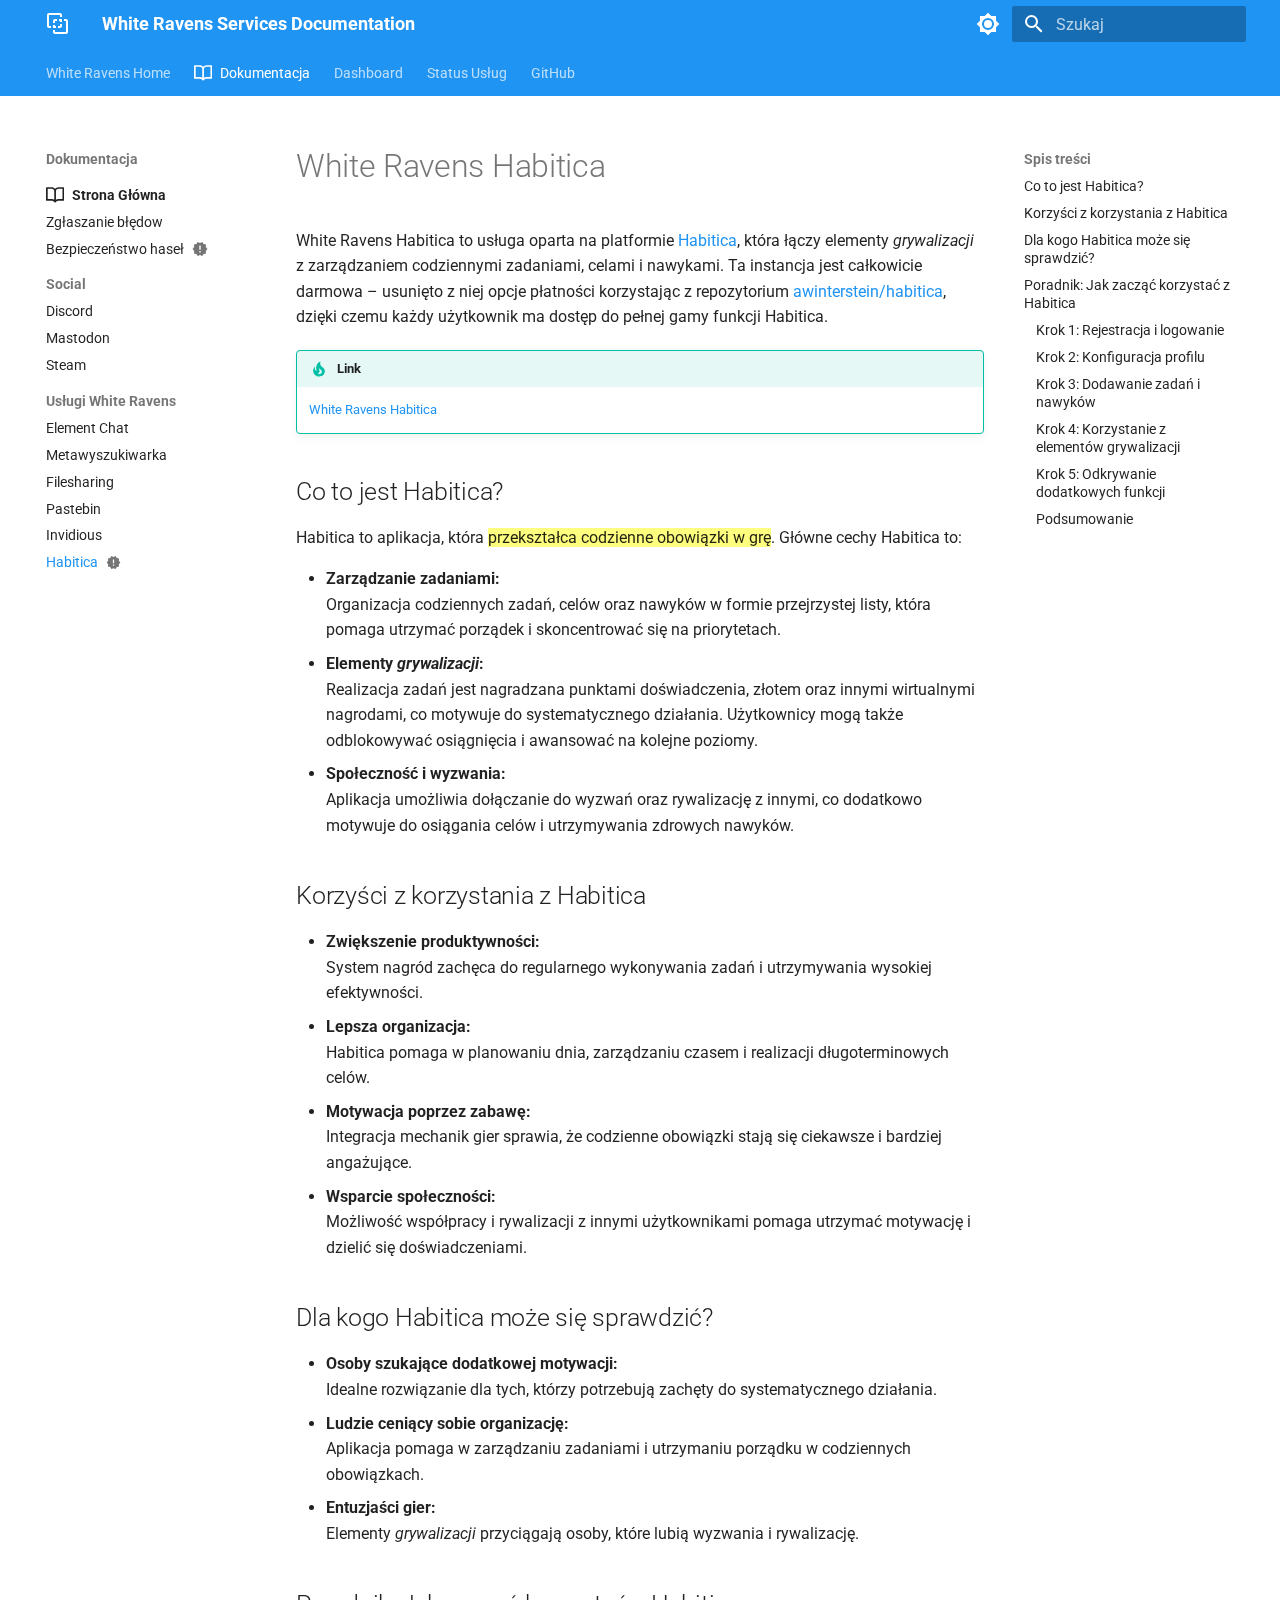
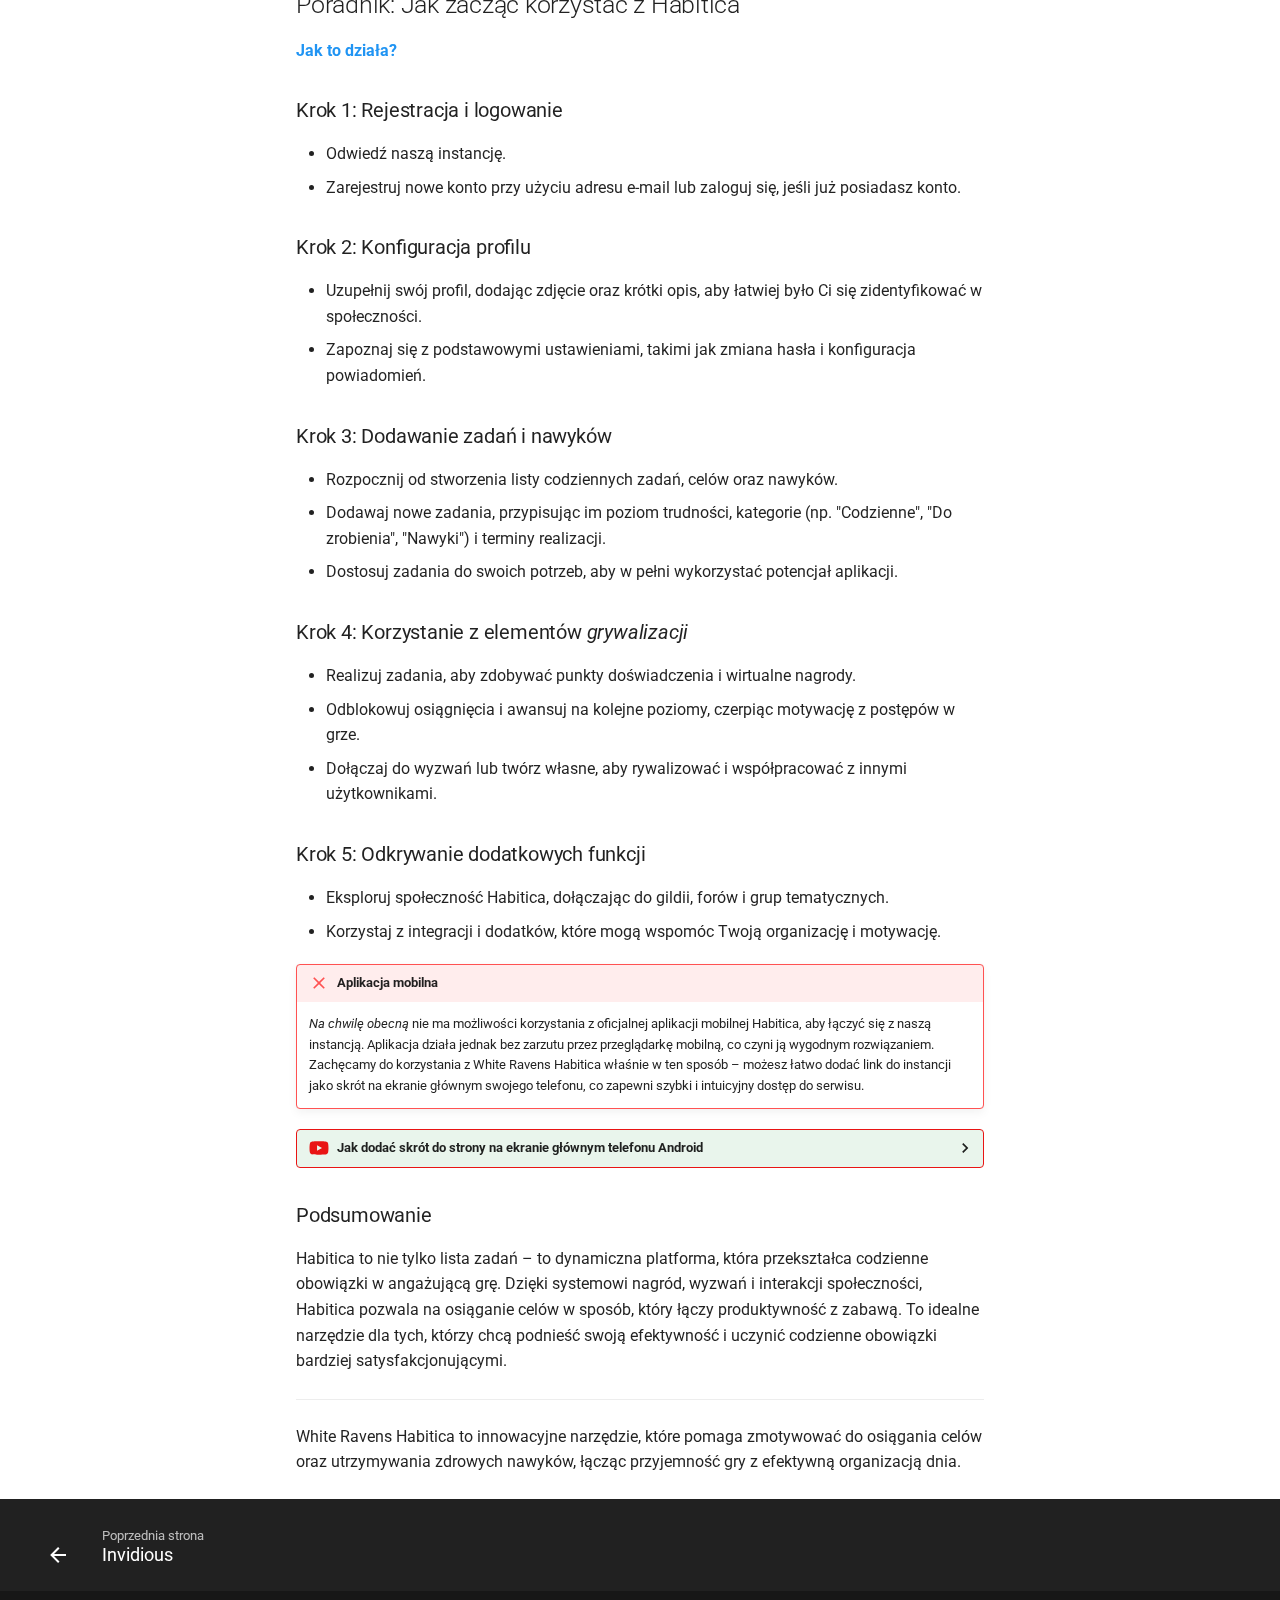
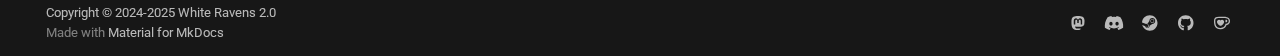
<file: habitica/index.html>
<!doctype html>
<html lang="pl" class="no-js">
  <head>
    
      <meta charset="utf-8">
      <meta name="viewport" content="width=device-width,initial-scale=1">
      
      
      
      
        <link rel="prev" href="../invidious/">
      
      
      
      <link rel="icon" href="../images/favicon.png">
      <meta name="generator" content="mkdocs-1.6.1, mkdocs-material-9.6.9">
    
    
      
        <title>Habitica - White Ravens Services Documentation</title>
      
    
    
      <link rel="stylesheet" href="../assets/stylesheets/main.4af4bdda.min.css">
      
        
        <link rel="stylesheet" href="../assets/stylesheets/palette.06af60db.min.css">
      
      


    
    
      
    
    
      
        
        
        <link rel="preconnect" href="https://fonts.gstatic.com" crossorigin>
        <link rel="stylesheet" href="https://fonts.googleapis.com/css?family=Roboto:300,300i,400,400i,700,700i%7CRoboto+Mono:400,400i,700,700i&display=fallback">
        <style>:root{--md-text-font:"Roboto";--md-code-font:"Roboto Mono"}</style>
      
    
    
      <link rel="stylesheet" href="../stylesheets/extra.css">
    
    <script>__md_scope=new URL("..",location),__md_hash=e=>[...e].reduce(((e,_)=>(e<<5)-e+_.charCodeAt(0)),0),__md_get=(e,_=localStorage,t=__md_scope)=>JSON.parse(_.getItem(t.pathname+"."+e)),__md_set=(e,_,t=localStorage,a=__md_scope)=>{try{t.setItem(a.pathname+"."+e,JSON.stringify(_))}catch(e){}}</script>
    
      
  


  <script data-goatcounter="https://wrservices.goatcounter.com/count" async src="//gc.zgo.at/count.js">

 /* var property = "" */
  
    document.addEventListener("DOMContentLoaded", function() {
      location$.subscribe(function(url) {

      })
    })
</script>
  
    <script>"undefined"!=typeof __md_analytics&&__md_analytics()</script>
  

    
    
    
  </head>
  
  
    
    
      
    
    
    
    
    <body dir="ltr" data-md-color-scheme="default" data-md-color-primary="blue" data-md-color-accent="red">
  
    
    <input class="md-toggle" data-md-toggle="drawer" type="checkbox" id="__drawer" autocomplete="off">
    <input class="md-toggle" data-md-toggle="search" type="checkbox" id="__search" autocomplete="off">
    <label class="md-overlay" for="__drawer"></label>
    <div data-md-component="skip">
      
        
        <a href="#white-ravens-habitica" class="md-skip">
          Przejdź do treści
        </a>
      
    </div>
    <div data-md-component="announce">
      
    </div>
    
    
      

<header class="md-header" data-md-component="header">
  <nav class="md-header__inner md-grid" aria-label="Nagłówek">
    <a href=".." title="White Ravens Services Documentation" class="md-header__button md-logo" aria-label="White Ravens Services Documentation" data-md-component="logo">
      
  
  <svg xmlns="http://www.w3.org/2000/svg" viewBox="0 0 24 24"><path d="M3 1c-1.11 0-2 .89-2 2v11c0 1.11.89 2 2 2h2v-2H3V3h11v2h2V3c0-1.11-.89-2-2-2zm6 6c-1.11 0-2 .89-2 2v2h2V9h2V7zm4 0v2h1v1h2V7zm5 0v2h2v11H9v-2H7v2c0 1.11.89 2 2 2h11c1.11 0 2-.89 2-2V9c0-1.11-.89-2-2-2zm-4 5v2h-2v2h2c1.11 0 2-.89 2-2v-2zm-7 1v3h3v-2H9v-1z"/></svg>

    </a>
    <label class="md-header__button md-icon" for="__drawer">
      
      <svg xmlns="http://www.w3.org/2000/svg" viewBox="0 0 24 24"><path d="M3 6h18v2H3zm0 5h18v2H3zm0 5h18v2H3z"/></svg>
    </label>
    <div class="md-header__title" data-md-component="header-title">
      <div class="md-header__ellipsis">
        <div class="md-header__topic">
          <span class="md-ellipsis">
            White Ravens Services Documentation
          </span>
        </div>
        <div class="md-header__topic" data-md-component="header-topic">
          <span class="md-ellipsis">
            
              Habitica
            
          </span>
        </div>
      </div>
    </div>
    
      
        <form class="md-header__option" data-md-component="palette">
  
    
    
    
    <input class="md-option" data-md-color-media="" data-md-color-scheme="default" data-md-color-primary="blue" data-md-color-accent="red"  aria-label="Tryb dzienny"  type="radio" name="__palette" id="__palette_0">
    
      <label class="md-header__button md-icon" title="Tryb dzienny" for="__palette_1" hidden>
        <svg xmlns="http://www.w3.org/2000/svg" viewBox="0 0 24 24"><path d="M12 8a4 4 0 0 0-4 4 4 4 0 0 0 4 4 4 4 0 0 0 4-4 4 4 0 0 0-4-4m0 10a6 6 0 0 1-6-6 6 6 0 0 1 6-6 6 6 0 0 1 6 6 6 6 0 0 1-6 6m8-9.31V4h-4.69L12 .69 8.69 4H4v4.69L.69 12 4 15.31V20h4.69L12 23.31 15.31 20H20v-4.69L23.31 12z"/></svg>
      </label>
    
  
    
    
    
    <input class="md-option" data-md-color-media="" data-md-color-scheme="slate" data-md-color-primary="teal" data-md-color-accent="deep-orange"  aria-label="Tryb nocny"  type="radio" name="__palette" id="__palette_1">
    
      <label class="md-header__button md-icon" title="Tryb nocny" for="__palette_0" hidden>
        <svg xmlns="http://www.w3.org/2000/svg" viewBox="0 0 24 24"><path d="M12 18c-.89 0-1.74-.2-2.5-.55C11.56 16.5 13 14.42 13 12s-1.44-4.5-3.5-5.45C10.26 6.2 11.11 6 12 6a6 6 0 0 1 6 6 6 6 0 0 1-6 6m8-9.31V4h-4.69L12 .69 8.69 4H4v4.69L.69 12 4 15.31V20h4.69L12 23.31 15.31 20H20v-4.69L23.31 12z"/></svg>
      </label>
    
  
</form>
      
    
    
      <script>var palette=__md_get("__palette");if(palette&&palette.color){if("(prefers-color-scheme)"===palette.color.media){var media=matchMedia("(prefers-color-scheme: light)"),input=document.querySelector(media.matches?"[data-md-color-media='(prefers-color-scheme: light)']":"[data-md-color-media='(prefers-color-scheme: dark)']");palette.color.media=input.getAttribute("data-md-color-media"),palette.color.scheme=input.getAttribute("data-md-color-scheme"),palette.color.primary=input.getAttribute("data-md-color-primary"),palette.color.accent=input.getAttribute("data-md-color-accent")}for(var[key,value]of Object.entries(palette.color))document.body.setAttribute("data-md-color-"+key,value)}</script>
    
    
    
      <label class="md-header__button md-icon" for="__search">
        
        <svg xmlns="http://www.w3.org/2000/svg" viewBox="0 0 24 24"><path d="M9.5 3A6.5 6.5 0 0 1 16 9.5c0 1.61-.59 3.09-1.56 4.23l.27.27h.79l5 5-1.5 1.5-5-5v-.79l-.27-.27A6.52 6.52 0 0 1 9.5 16 6.5 6.5 0 0 1 3 9.5 6.5 6.5 0 0 1 9.5 3m0 2C7 5 5 7 5 9.5S7 14 9.5 14 14 12 14 9.5 12 5 9.5 5"/></svg>
      </label>
      <div class="md-search" data-md-component="search" role="dialog">
  <label class="md-search__overlay" for="__search"></label>
  <div class="md-search__inner" role="search">
    <form class="md-search__form" name="search">
      <input type="text" class="md-search__input" name="query" aria-label="Szukaj" placeholder="Szukaj" autocapitalize="off" autocorrect="off" autocomplete="off" spellcheck="false" data-md-component="search-query" required>
      <label class="md-search__icon md-icon" for="__search">
        
        <svg xmlns="http://www.w3.org/2000/svg" viewBox="0 0 24 24"><path d="M9.5 3A6.5 6.5 0 0 1 16 9.5c0 1.61-.59 3.09-1.56 4.23l.27.27h.79l5 5-1.5 1.5-5-5v-.79l-.27-.27A6.52 6.52 0 0 1 9.5 16 6.5 6.5 0 0 1 3 9.5 6.5 6.5 0 0 1 9.5 3m0 2C7 5 5 7 5 9.5S7 14 9.5 14 14 12 14 9.5 12 5 9.5 5"/></svg>
        
        <svg xmlns="http://www.w3.org/2000/svg" viewBox="0 0 24 24"><path d="M20 11v2H8l5.5 5.5-1.42 1.42L4.16 12l7.92-7.92L13.5 5.5 8 11z"/></svg>
      </label>
      <nav class="md-search__options" aria-label="Szukaj">
        
          <a href="javascript:void(0)" class="md-search__icon md-icon" title="Udostępnij" aria-label="Udostępnij" data-clipboard data-clipboard-text="" data-md-component="search-share" tabindex="-1">
            
            <svg xmlns="http://www.w3.org/2000/svg" viewBox="0 0 24 24"><path d="M18 16.08c-.76 0-1.44.3-1.96.77L8.91 12.7c.05-.23.09-.46.09-.7s-.04-.47-.09-.7l7.05-4.11c.54.5 1.25.81 2.04.81a3 3 0 0 0 3-3 3 3 0 0 0-3-3 3 3 0 0 0-3 3c0 .24.04.47.09.7L8.04 9.81C7.5 9.31 6.79 9 6 9a3 3 0 0 0-3 3 3 3 0 0 0 3 3c.79 0 1.5-.31 2.04-.81l7.12 4.15c-.05.21-.08.43-.08.66 0 1.61 1.31 2.91 2.92 2.91s2.92-1.3 2.92-2.91A2.92 2.92 0 0 0 18 16.08"/></svg>
          </a>
        
        <button type="reset" class="md-search__icon md-icon" title="Wyczyść" aria-label="Wyczyść" tabindex="-1">
          
          <svg xmlns="http://www.w3.org/2000/svg" viewBox="0 0 24 24"><path d="M19 6.41 17.59 5 12 10.59 6.41 5 5 6.41 10.59 12 5 17.59 6.41 19 12 13.41 17.59 19 19 17.59 13.41 12z"/></svg>
        </button>
      </nav>
      
        <div class="md-search__suggest" data-md-component="search-suggest"></div>
      
    </form>
    <div class="md-search__output">
      <div class="md-search__scrollwrap" tabindex="0" data-md-scrollfix>
        <div class="md-search-result" data-md-component="search-result">
          <div class="md-search-result__meta">
            Inicjowanie wyszukiwania
          </div>
          <ol class="md-search-result__list" role="presentation"></ol>
        </div>
      </div>
    </div>
  </div>
</div>
    
    
  </nav>
  
</header>
    
    <div class="md-container" data-md-component="container">
      
      
        
          
            
<nav class="md-tabs" aria-label="Zakładki" data-md-component="tabs">
  <div class="md-grid">
    <ul class="md-tabs__list">
      
        
  
  
  
    <li class="md-tabs__item">
      <a href="https://whiteravens.net" class="md-tabs__link">
        
  
    
  
  White Ravens Home

      </a>
    </li>
  

      
        
  
  
    
  
  
    
    
      
  
  
    
  
  
    
    
      <li class="md-tabs__item md-tabs__item--active">
        <a href=".." class="md-tabs__link">
          
  
    
      <svg xmlns="http://www.w3.org/2000/svg" viewBox="0 0 16 16"><path d="M0 1.75A.75.75 0 0 1 .75 1h4.253c1.227 0 2.317.59 3 1.501A3.74 3.74 0 0 1 11.006 1h4.245a.75.75 0 0 1 .75.75v10.5a.75.75 0 0 1-.75.75h-4.507a2.25 2.25 0 0 0-1.591.659l-.622.621a.75.75 0 0 1-1.06 0l-.622-.621A2.25 2.25 0 0 0 5.258 13H.75a.75.75 0 0 1-.75-.75Zm7.251 10.324.004-5.073-.002-2.253A2.25 2.25 0 0 0 5.003 2.5H1.5v9h3.757a3.75 3.75 0 0 1 1.994.574M8.755 4.75l-.004 7.322a3.75 3.75 0 0 1 1.992-.572H14.5v-9h-3.495a2.25 2.25 0 0 0-2.25 2.25"/></svg>
    
  
  Dokumentacja

        </a>
      </li>
    
  

    
  

      
        
  
  
  
    <li class="md-tabs__item">
      <a href="https://home.wrservices.link" class="md-tabs__link">
        
  
    
  
  Dashboard

      </a>
    </li>
  

      
        
  
  
  
    <li class="md-tabs__item">
      <a href="https://status.wrservices.link" class="md-tabs__link">
        
  
    
  
  Status Usług

      </a>
    </li>
  

      
        
  
  
  
    <li class="md-tabs__item">
      <a href="https://github.com/whiteravens20" class="md-tabs__link">
        
  
    
  
  GitHub

      </a>
    </li>
  

      
    </ul>
  </div>
</nav>
          
        
      
      <main class="md-main" data-md-component="main">
        <div class="md-main__inner md-grid">
          
            
              
              <div class="md-sidebar md-sidebar--primary" data-md-component="sidebar" data-md-type="navigation" >
                <div class="md-sidebar__scrollwrap">
                  <div class="md-sidebar__inner">
                    


  


<nav class="md-nav md-nav--primary md-nav--lifted" aria-label="Nawigacja" data-md-level="0">
  <label class="md-nav__title" for="__drawer">
    <a href=".." title="White Ravens Services Documentation" class="md-nav__button md-logo" aria-label="White Ravens Services Documentation" data-md-component="logo">
      
  
  <svg xmlns="http://www.w3.org/2000/svg" viewBox="0 0 24 24"><path d="M3 1c-1.11 0-2 .89-2 2v11c0 1.11.89 2 2 2h2v-2H3V3h11v2h2V3c0-1.11-.89-2-2-2zm6 6c-1.11 0-2 .89-2 2v2h2V9h2V7zm4 0v2h1v1h2V7zm5 0v2h2v11H9v-2H7v2c0 1.11.89 2 2 2h11c1.11 0 2-.89 2-2V9c0-1.11-.89-2-2-2zm-4 5v2h-2v2h2c1.11 0 2-.89 2-2v-2zm-7 1v3h3v-2H9v-1z"/></svg>

    </a>
    White Ravens Services Documentation
  </label>
  
  <ul class="md-nav__list" data-md-scrollfix>
    
      
      
  
  
  
  
    <li class="md-nav__item">
      <a href="https://whiteravens.net" class="md-nav__link">
        
  
  <span class="md-ellipsis">
    White Ravens Home
    
  </span>
  

      </a>
    </li>
  

    
      
      
  
  
    
  
  
  
    
    
      
        
      
        
      
        
      
    
    
      
        
        
      
      
        
      
    
    
    <li class="md-nav__item md-nav__item--active md-nav__item--section md-nav__item--nested">
      
        
        
        <input class="md-nav__toggle md-toggle " type="checkbox" id="__nav_2" checked>
        
          
          <label class="md-nav__link" for="__nav_2" id="__nav_2_label" tabindex="">
            
  
  <span class="md-ellipsis">
    Dokumentacja
    
  </span>
  

            <span class="md-nav__icon md-icon"></span>
          </label>
        
        <nav class="md-nav" data-md-level="1" aria-labelledby="__nav_2_label" aria-expanded="true">
          <label class="md-nav__title" for="__nav_2">
            <span class="md-nav__icon md-icon"></span>
            Dokumentacja
          </label>
          <ul class="md-nav__list" data-md-scrollfix>
            
              
                
  
  
  
  
    
    
      
        
          
        
      
        
      
        
      
    
    
      
      
        
          
          
        
      
    
    
    <li class="md-nav__item md-nav__item--section md-nav__item--nested">
      
        
        
        <input class="md-nav__toggle md-toggle " type="checkbox" id="__nav_2_1" >
        
          
          
          <div class="md-nav__link md-nav__container">
            <a href=".." class="md-nav__link ">
              
  
    <svg xmlns="http://www.w3.org/2000/svg" viewBox="0 0 16 16"><path d="M0 1.75A.75.75 0 0 1 .75 1h4.253c1.227 0 2.317.59 3 1.501A3.74 3.74 0 0 1 11.006 1h4.245a.75.75 0 0 1 .75.75v10.5a.75.75 0 0 1-.75.75h-4.507a2.25 2.25 0 0 0-1.591.659l-.622.621a.75.75 0 0 1-1.06 0l-.622-.621A2.25 2.25 0 0 0 5.258 13H.75a.75.75 0 0 1-.75-.75Zm7.251 10.324.004-5.073-.002-2.253A2.25 2.25 0 0 0 5.003 2.5H1.5v9h3.757a3.75 3.75 0 0 1 1.994.574M8.755 4.75l-.004 7.322a3.75 3.75 0 0 1 1.992-.572H14.5v-9h-3.495a2.25 2.25 0 0 0-2.25 2.25"/></svg>
  
  <span class="md-ellipsis">
    Strona Główna
    
  </span>
  

            </a>
            
              
              <label class="md-nav__link " for="__nav_2_1" id="__nav_2_1_label" tabindex="">
                <span class="md-nav__icon md-icon"></span>
              </label>
            
          </div>
        
        <nav class="md-nav" data-md-level="2" aria-labelledby="__nav_2_1_label" aria-expanded="false">
          <label class="md-nav__title" for="__nav_2_1">
            <span class="md-nav__icon md-icon"></span>
            Strona Główna
          </label>
          <ul class="md-nav__list" data-md-scrollfix>
            
              
            
              
                
  
  
  
  
    <li class="md-nav__item">
      <a href="../bugs/" class="md-nav__link">
        
  
  <span class="md-ellipsis">
    Zgłaszanie błędow
    
  </span>
  

      </a>
    </li>
  

              
            
              
                
  
  
  
  
    <li class="md-nav__item">
      <a href="../passwordsec/" class="md-nav__link">
        
  
  <span class="md-ellipsis">
    Bezpieczeństwo haseł
    
  </span>
  
    
  
  
    <span class="md-status md-status--new" title="Ostatnio dodane">
    </span>
  

  

      </a>
    </li>
  

              
            
          </ul>
        </nav>
      
    </li>
  

              
            
              
                
  
  
  
  
    
    
      
        
      
        
      
        
      
    
    
      
      
        
          
          
        
      
    
    
    <li class="md-nav__item md-nav__item--section md-nav__item--nested">
      
        
        
        <input class="md-nav__toggle md-toggle " type="checkbox" id="__nav_2_2" >
        
          
          <label class="md-nav__link" for="__nav_2_2" id="__nav_2_2_label" tabindex="">
            
  
  <span class="md-ellipsis">
    Social
    
  </span>
  

            <span class="md-nav__icon md-icon"></span>
          </label>
        
        <nav class="md-nav" data-md-level="2" aria-labelledby="__nav_2_2_label" aria-expanded="false">
          <label class="md-nav__title" for="__nav_2_2">
            <span class="md-nav__icon md-icon"></span>
            Social
          </label>
          <ul class="md-nav__list" data-md-scrollfix>
            
              
                
  
  
  
  
    <li class="md-nav__item">
      <a href="../discord/" class="md-nav__link">
        
  
  <span class="md-ellipsis">
    Discord
    
  </span>
  

      </a>
    </li>
  

              
            
              
                
  
  
  
  
    <li class="md-nav__item">
      <a href="../mastodon/" class="md-nav__link">
        
  
  <span class="md-ellipsis">
    Mastodon
    
  </span>
  

      </a>
    </li>
  

              
            
              
                
  
  
  
  
    <li class="md-nav__item">
      <a href="../steam/" class="md-nav__link">
        
  
  <span class="md-ellipsis">
    Steam
    
  </span>
  

      </a>
    </li>
  

              
            
          </ul>
        </nav>
      
    </li>
  

              
            
              
                
  
  
    
  
  
  
    
    
      
        
      
        
      
        
      
        
      
        
      
        
      
    
    
      
      
        
          
          
        
      
    
    
    <li class="md-nav__item md-nav__item--active md-nav__item--section md-nav__item--nested">
      
        
        
        <input class="md-nav__toggle md-toggle " type="checkbox" id="__nav_2_3" checked>
        
          
          <label class="md-nav__link" for="__nav_2_3" id="__nav_2_3_label" tabindex="">
            
  
  <span class="md-ellipsis">
    Usługi White Ravens
    
  </span>
  

            <span class="md-nav__icon md-icon"></span>
          </label>
        
        <nav class="md-nav" data-md-level="2" aria-labelledby="__nav_2_3_label" aria-expanded="true">
          <label class="md-nav__title" for="__nav_2_3">
            <span class="md-nav__icon md-icon"></span>
            Usługi White Ravens
          </label>
          <ul class="md-nav__list" data-md-scrollfix>
            
              
                
  
  
  
  
    <li class="md-nav__item">
      <a href="../chat/" class="md-nav__link">
        
  
  <span class="md-ellipsis">
    Element Chat
    
  </span>
  

      </a>
    </li>
  

              
            
              
                
  
  
  
  
    <li class="md-nav__item">
      <a href="../search/" class="md-nav__link">
        
  
  <span class="md-ellipsis">
    Metawyszukiwarka
    
  </span>
  

      </a>
    </li>
  

              
            
              
                
  
  
  
  
    <li class="md-nav__item">
      <a href="../fileshare/" class="md-nav__link">
        
  
  <span class="md-ellipsis">
    Filesharing
    
  </span>
  

      </a>
    </li>
  

              
            
              
                
  
  
  
  
    <li class="md-nav__item">
      <a href="../pastebin/" class="md-nav__link">
        
  
  <span class="md-ellipsis">
    Pastebin
    
  </span>
  

      </a>
    </li>
  

              
            
              
                
  
  
  
  
    <li class="md-nav__item">
      <a href="../invidious/" class="md-nav__link">
        
  
  <span class="md-ellipsis">
    Invidious
    
  </span>
  

      </a>
    </li>
  

              
            
              
                
  
  
    
  
  
  
    <li class="md-nav__item md-nav__item--active">
      
      <input class="md-nav__toggle md-toggle" type="checkbox" id="__toc">
      
      
        
      
      
        <label class="md-nav__link md-nav__link--active" for="__toc">
          
  
  <span class="md-ellipsis">
    Habitica
    
  </span>
  
    
  
  
    <span class="md-status md-status--new" title="Ostatnio dodane">
    </span>
  

  

          <span class="md-nav__icon md-icon"></span>
        </label>
      
      <a href="./" class="md-nav__link md-nav__link--active">
        
  
  <span class="md-ellipsis">
    Habitica
    
  </span>
  
    
  
  
    <span class="md-status md-status--new" title="Ostatnio dodane">
    </span>
  

  

      </a>
      
        

<nav class="md-nav md-nav--secondary" aria-label="Spis treści">
  
  
  
    
  
  
    <label class="md-nav__title" for="__toc">
      <span class="md-nav__icon md-icon"></span>
      Spis treści
    </label>
    <ul class="md-nav__list" data-md-component="toc" data-md-scrollfix>
      
        <li class="md-nav__item">
  <a href="#co-to-jest-habitica" class="md-nav__link">
    <span class="md-ellipsis">
      Co to jest Habitica?
    </span>
  </a>
  
</li>
      
        <li class="md-nav__item">
  <a href="#korzysci-z-korzystania-z-habitica" class="md-nav__link">
    <span class="md-ellipsis">
      Korzyści z korzystania z Habitica
    </span>
  </a>
  
</li>
      
        <li class="md-nav__item">
  <a href="#dla-kogo-habitica-moze-sie-sprawdzic" class="md-nav__link">
    <span class="md-ellipsis">
      Dla kogo Habitica może się sprawdzić?
    </span>
  </a>
  
</li>
      
        <li class="md-nav__item">
  <a href="#poradnik-jak-zaczac-korzystac-z-habitica" class="md-nav__link">
    <span class="md-ellipsis">
      Poradnik: Jak zacząć korzystać z Habitica
    </span>
  </a>
  
    <nav class="md-nav" aria-label="Poradnik: Jak zacząć korzystać z Habitica">
      <ul class="md-nav__list">
        
          <li class="md-nav__item">
  <a href="#krok-1-rejestracja-i-logowanie" class="md-nav__link">
    <span class="md-ellipsis">
      Krok 1: Rejestracja i logowanie
    </span>
  </a>
  
</li>
        
          <li class="md-nav__item">
  <a href="#krok-2-konfiguracja-profilu" class="md-nav__link">
    <span class="md-ellipsis">
      Krok 2: Konfiguracja profilu
    </span>
  </a>
  
</li>
        
          <li class="md-nav__item">
  <a href="#krok-3-dodawanie-zadan-i-nawykow" class="md-nav__link">
    <span class="md-ellipsis">
      Krok 3: Dodawanie zadań i nawyków
    </span>
  </a>
  
</li>
        
          <li class="md-nav__item">
  <a href="#krok-4-korzystanie-z-elementow-grywalizacji" class="md-nav__link">
    <span class="md-ellipsis">
      Krok 4: Korzystanie z elementów grywalizacji
    </span>
  </a>
  
</li>
        
          <li class="md-nav__item">
  <a href="#krok-5-odkrywanie-dodatkowych-funkcji" class="md-nav__link">
    <span class="md-ellipsis">
      Krok 5: Odkrywanie dodatkowych funkcji
    </span>
  </a>
  
</li>
        
          <li class="md-nav__item">
  <a href="#podsumowanie" class="md-nav__link">
    <span class="md-ellipsis">
      Podsumowanie
    </span>
  </a>
  
</li>
        
      </ul>
    </nav>
  
</li>
      
    </ul>
  
</nav>
      
    </li>
  

              
            
          </ul>
        </nav>
      
    </li>
  

              
            
          </ul>
        </nav>
      
    </li>
  

    
      
      
  
  
  
  
    <li class="md-nav__item">
      <a href="https://home.wrservices.link" class="md-nav__link">
        
  
  <span class="md-ellipsis">
    Dashboard
    
  </span>
  

      </a>
    </li>
  

    
      
      
  
  
  
  
    <li class="md-nav__item">
      <a href="https://status.wrservices.link" class="md-nav__link">
        
  
  <span class="md-ellipsis">
    Status Usług
    
  </span>
  

      </a>
    </li>
  

    
      
      
  
  
  
  
    <li class="md-nav__item">
      <a href="https://github.com/whiteravens20" class="md-nav__link">
        
  
  <span class="md-ellipsis">
    GitHub
    
  </span>
  

      </a>
    </li>
  

    
  </ul>
</nav>
                  </div>
                </div>
              </div>
            
            
              
              <div class="md-sidebar md-sidebar--secondary" data-md-component="sidebar" data-md-type="toc" >
                <div class="md-sidebar__scrollwrap">
                  <div class="md-sidebar__inner">
                    

<nav class="md-nav md-nav--secondary" aria-label="Spis treści">
  
  
  
    
  
  
    <label class="md-nav__title" for="__toc">
      <span class="md-nav__icon md-icon"></span>
      Spis treści
    </label>
    <ul class="md-nav__list" data-md-component="toc" data-md-scrollfix>
      
        <li class="md-nav__item">
  <a href="#co-to-jest-habitica" class="md-nav__link">
    <span class="md-ellipsis">
      Co to jest Habitica?
    </span>
  </a>
  
</li>
      
        <li class="md-nav__item">
  <a href="#korzysci-z-korzystania-z-habitica" class="md-nav__link">
    <span class="md-ellipsis">
      Korzyści z korzystania z Habitica
    </span>
  </a>
  
</li>
      
        <li class="md-nav__item">
  <a href="#dla-kogo-habitica-moze-sie-sprawdzic" class="md-nav__link">
    <span class="md-ellipsis">
      Dla kogo Habitica może się sprawdzić?
    </span>
  </a>
  
</li>
      
        <li class="md-nav__item">
  <a href="#poradnik-jak-zaczac-korzystac-z-habitica" class="md-nav__link">
    <span class="md-ellipsis">
      Poradnik: Jak zacząć korzystać z Habitica
    </span>
  </a>
  
    <nav class="md-nav" aria-label="Poradnik: Jak zacząć korzystać z Habitica">
      <ul class="md-nav__list">
        
          <li class="md-nav__item">
  <a href="#krok-1-rejestracja-i-logowanie" class="md-nav__link">
    <span class="md-ellipsis">
      Krok 1: Rejestracja i logowanie
    </span>
  </a>
  
</li>
        
          <li class="md-nav__item">
  <a href="#krok-2-konfiguracja-profilu" class="md-nav__link">
    <span class="md-ellipsis">
      Krok 2: Konfiguracja profilu
    </span>
  </a>
  
</li>
        
          <li class="md-nav__item">
  <a href="#krok-3-dodawanie-zadan-i-nawykow" class="md-nav__link">
    <span class="md-ellipsis">
      Krok 3: Dodawanie zadań i nawyków
    </span>
  </a>
  
</li>
        
          <li class="md-nav__item">
  <a href="#krok-4-korzystanie-z-elementow-grywalizacji" class="md-nav__link">
    <span class="md-ellipsis">
      Krok 4: Korzystanie z elementów grywalizacji
    </span>
  </a>
  
</li>
        
          <li class="md-nav__item">
  <a href="#krok-5-odkrywanie-dodatkowych-funkcji" class="md-nav__link">
    <span class="md-ellipsis">
      Krok 5: Odkrywanie dodatkowych funkcji
    </span>
  </a>
  
</li>
        
          <li class="md-nav__item">
  <a href="#podsumowanie" class="md-nav__link">
    <span class="md-ellipsis">
      Podsumowanie
    </span>
  </a>
  
</li>
        
      </ul>
    </nav>
  
</li>
      
    </ul>
  
</nav>
                  </div>
                </div>
              </div>
            
          
          
            <div class="md-content" data-md-component="content">
              <article class="md-content__inner md-typeset">
                
                  



<h1 id="white-ravens-habitica">White Ravens Habitica<a class="headerlink" href="#white-ravens-habitica" title="Permanent link">&para;</a></h1>
<p>White Ravens Habitica to usługa oparta na platformie <a href="https://habitica.com/">Habitica</a>, która łączy elementy <em>grywalizacji</em> z zarządzaniem codziennymi zadaniami, celami i nawykami. Ta instancja jest całkowicie darmowa – usunięto z niej opcje płatności korzystając z repozytorium <a href="https://github.com/awinterstein/habitica">awinterstein/habitica</a>, dzięki czemu każdy użytkownik ma dostęp do pełnej gamy funkcji Habitica.</p>
<div class="admonition tip">
<p class="admonition-title">Link</p>
<p><a href="https://habitica.wrservices.link/">White Ravens Habitica</a></p>
</div>
<h2 id="co-to-jest-habitica">Co to jest Habitica?<a class="headerlink" href="#co-to-jest-habitica" title="Permanent link">&para;</a></h2>
<p>Habitica to aplikacja, która <mark class="critic">przekształca codzienne obowiązki w grę</mark>. Główne cechy Habitica to:</p>
<ul>
<li><strong>Zarządzanie zadaniami:</strong><br />
  Organizacja codziennych zadań, celów oraz nawyków w formie przejrzystej listy, która pomaga utrzymać porządek i skoncentrować się na priorytetach.</li>
<li><strong>Elementy <em>grywalizacji</em>:</strong><br />
  Realizacja zadań jest nagradzana punktami doświadczenia, złotem oraz innymi wirtualnymi nagrodami, co motywuje do systematycznego działania. Użytkownicy mogą także odblokowywać osiągnięcia i awansować na kolejne poziomy.</li>
<li><strong>Społeczność i wyzwania:</strong><br />
  Aplikacja umożliwia dołączanie do wyzwań oraz rywalizację z innymi, co dodatkowo motywuje do osiągania celów i utrzymywania zdrowych nawyków.</li>
</ul>
<h2 id="korzysci-z-korzystania-z-habitica">Korzyści z korzystania z Habitica<a class="headerlink" href="#korzysci-z-korzystania-z-habitica" title="Permanent link">&para;</a></h2>
<ul>
<li><strong>Zwiększenie produktywności:</strong><br />
  System nagród zachęca do regularnego wykonywania zadań i utrzymywania wysokiej efektywności.</li>
<li><strong>Lepsza organizacja:</strong><br />
  Habitica pomaga w planowaniu dnia, zarządzaniu czasem i realizacji długoterminowych celów.</li>
<li><strong>Motywacja poprzez zabawę:</strong><br />
  Integracja mechanik gier sprawia, że codzienne obowiązki stają się ciekawsze i bardziej angażujące.</li>
<li><strong>Wsparcie społeczności:</strong><br />
  Możliwość współpracy i rywalizacji z innymi użytkownikami pomaga utrzymać motywację i dzielić się doświadczeniami.</li>
</ul>
<h2 id="dla-kogo-habitica-moze-sie-sprawdzic">Dla kogo Habitica może się sprawdzić?<a class="headerlink" href="#dla-kogo-habitica-moze-sie-sprawdzic" title="Permanent link">&para;</a></h2>
<ul>
<li><strong>Osoby szukające dodatkowej motywacji:</strong><br />
  Idealne rozwiązanie dla tych, którzy potrzebują zachęty do systematycznego działania.</li>
<li><strong>Ludzie ceniący sobie organizację:</strong><br />
  Aplikacja pomaga w zarządzaniu zadaniami i utrzymaniu porządku w codziennych obowiązkach.</li>
<li><strong>Entuzjaści gier:</strong><br />
  Elementy <em>grywalizacji</em> przyciągają osoby, które lubią wyzwania i rywalizację.</li>
</ul>
<h2 id="poradnik-jak-zaczac-korzystac-z-habitica">Poradnik: Jak zacząć korzystać z Habitica<a class="headerlink" href="#poradnik-jak-zaczac-korzystac-z-habitica" title="Permanent link">&para;</a></h2>
<p><strong><a href="https://habitica.wrservices.link/static/features">Jak to działa?</a></strong></p>
<h3 id="krok-1-rejestracja-i-logowanie">Krok 1: Rejestracja i logowanie<a class="headerlink" href="#krok-1-rejestracja-i-logowanie" title="Permanent link">&para;</a></h3>
<ul>
<li>Odwiedź naszą instancję.</li>
<li>Zarejestruj nowe konto przy użyciu adresu e-mail lub zaloguj się, jeśli już posiadasz konto.</li>
</ul>
<h3 id="krok-2-konfiguracja-profilu">Krok 2: Konfiguracja profilu<a class="headerlink" href="#krok-2-konfiguracja-profilu" title="Permanent link">&para;</a></h3>
<ul>
<li>Uzupełnij swój profil, dodając zdjęcie oraz krótki opis, aby łatwiej było Ci się zidentyfikować w społeczności.</li>
<li>Zapoznaj się z podstawowymi ustawieniami, takimi jak zmiana hasła i konfiguracja powiadomień.</li>
</ul>
<h3 id="krok-3-dodawanie-zadan-i-nawykow">Krok 3: Dodawanie zadań i nawyków<a class="headerlink" href="#krok-3-dodawanie-zadan-i-nawykow" title="Permanent link">&para;</a></h3>
<ul>
<li>Rozpocznij od stworzenia listy codziennych zadań, celów oraz nawyków.</li>
<li>Dodawaj nowe zadania, przypisując im poziom trudności, kategorie (np. "Codzienne", "Do zrobienia", "Nawyki") i terminy realizacji.</li>
<li>Dostosuj zadania do swoich potrzeb, aby w pełni wykorzystać potencjał aplikacji.</li>
</ul>
<h3 id="krok-4-korzystanie-z-elementow-grywalizacji">Krok 4: Korzystanie z elementów <em>grywalizacji</em><a class="headerlink" href="#krok-4-korzystanie-z-elementow-grywalizacji" title="Permanent link">&para;</a></h3>
<ul>
<li>Realizuj zadania, aby zdobywać punkty doświadczenia i wirtualne nagrody.</li>
<li>Odblokowuj osiągnięcia i awansuj na kolejne poziomy, czerpiąc motywację z postępów w grze.</li>
<li>Dołączaj do wyzwań lub twórz własne, aby rywalizować i współpracować z innymi użytkownikami.</li>
</ul>
<h3 id="krok-5-odkrywanie-dodatkowych-funkcji">Krok 5: Odkrywanie dodatkowych funkcji<a class="headerlink" href="#krok-5-odkrywanie-dodatkowych-funkcji" title="Permanent link">&para;</a></h3>
<ul>
<li>Eksploruj społeczność Habitica, dołączając do gildii, forów i grup tematycznych.</li>
<li>Korzystaj z integracji i dodatków, które mogą wspomóc Twoją organizację i motywację.</li>
</ul>
<div class="admonition failure">
<p class="admonition-title">Aplikacja mobilna</p>
<p><em>Na chwilę obecną</em> nie ma możliwości korzystania z oficjalnej aplikacji mobilnej Habitica, aby łączyć się z naszą instancją. Aplikacja działa jednak bez zarzutu przez przeglądarkę mobilną, co czyni ją wygodnym rozwiązaniem. Zachęcamy do korzystania z White Ravens Habitica właśnie w ten sposób – możesz łatwo dodać link do instancji jako skrót na ekranie głównym swojego telefonu, co zapewni szybki i intuicyjny dostęp do serwisu.</p>
</div>
<details class="youtube">
<summary>Jak dodać skrót do strony na ekranie głównym telefonu Android</summary>
<p><iframe width="760" height="415" src="https://www.youtube.com/embed/O1xEXKB6tNg?si=ETS4Tm4tpAvj4Vu8" title="YouTube video player" frameborder="0" allow="accelerometer; autoplay; clipboard-write; encrypted-media; gyroscope; picture-in-picture; web-share" referrerpolicy="strict-origin-when-cross-origin" allowfullscreen></iframe></p>
</details>
<h3 id="podsumowanie">Podsumowanie<a class="headerlink" href="#podsumowanie" title="Permanent link">&para;</a></h3>
<p>Habitica to nie tylko lista zadań – to dynamiczna platforma, która przekształca codzienne obowiązki w angażującą grę. Dzięki systemowi nagród, wyzwań i interakcji społeczności, Habitica pozwala na osiąganie celów w sposób, który łączy produktywność z zabawą. To idealne narzędzie dla tych, którzy chcą podnieść swoją efektywność i uczynić codzienne obowiązki bardziej satysfakcjonującymi.</p>
<hr />
<p>White Ravens Habitica to innowacyjne narzędzie, które pomaga zmotywować do osiągania celów oraz utrzymywania zdrowych nawyków, łącząc przyjemność gry z efektywną organizacją dnia.</p>







  
  



  




                
              </article>
            </div>
          
          
  <script>var tabs=__md_get("__tabs");if(Array.isArray(tabs))e:for(var set of document.querySelectorAll(".tabbed-set")){var labels=set.querySelector(".tabbed-labels");for(var tab of tabs)for(var label of labels.getElementsByTagName("label"))if(label.innerText.trim()===tab){var input=document.getElementById(label.htmlFor);input.checked=!0;continue e}}</script>

<script>var target=document.getElementById(location.hash.slice(1));target&&target.name&&(target.checked=target.name.startsWith("__tabbed_"))</script>
        </div>
        
          <button type="button" class="md-top md-icon" data-md-component="top" hidden>
  
  <svg xmlns="http://www.w3.org/2000/svg" viewBox="0 0 24 24"><path d="M13 20h-2V8l-5.5 5.5-1.42-1.42L12 4.16l7.92 7.92-1.42 1.42L13 8z"/></svg>
  Powrót do góry
</button>
        
      </main>
      
        <footer class="md-footer">
  
    
      
      <nav class="md-footer__inner md-grid" aria-label="Stopka" >
        
          
          <a href="../invidious/" class="md-footer__link md-footer__link--prev" aria-label="Poprzednia strona: Invidious">
            <div class="md-footer__button md-icon">
              
              <svg xmlns="http://www.w3.org/2000/svg" viewBox="0 0 24 24"><path d="M20 11v2H8l5.5 5.5-1.42 1.42L4.16 12l7.92-7.92L13.5 5.5 8 11z"/></svg>
            </div>
            <div class="md-footer__title">
              <span class="md-footer__direction">
                Poprzednia strona
              </span>
              <div class="md-ellipsis">
                Invidious
              </div>
            </div>
          </a>
        
        
      </nav>
    
  
  <div class="md-footer-meta md-typeset">
    <div class="md-footer-meta__inner md-grid">
      <div class="md-copyright">
  
    <div class="md-copyright__highlight">
      Copyright &copy; 2024-2025 White Ravens 2.0
    </div>
  
  
    Made with
    <a href="https://squidfunk.github.io/mkdocs-material/" target="_blank" rel="noopener">
      Material for MkDocs
    </a>
  
</div>
      
        <div class="md-social">
  
    
    
      
    
    
    
      
      
    
    <a href="https://mastodon.social/@whiteravens" target="_blank" rel="noopener me" title="mastodon.social" class="md-social__link">
      <svg xmlns="http://www.w3.org/2000/svg" viewBox="0 0 448 512"><!--! Font Awesome Free 6.7.2 by @fontawesome - https://fontawesome.com License - https://fontawesome.com/license/free (Icons: CC BY 4.0, Fonts: SIL OFL 1.1, Code: MIT License) Copyright 2024 Fonticons, Inc.--><path d="M433 179.11c0-97.2-63.71-125.7-63.71-125.7-62.52-28.7-228.56-28.4-290.48 0 0 0-63.72 28.5-63.72 125.7 0 115.7-6.6 259.4 105.63 289.1 40.51 10.7 75.32 13 103.33 11.4 50.81-2.8 79.32-18.1 79.32-18.1l-1.7-36.9s-36.31 11.4-77.12 10.1c-40.41-1.4-83-4.4-89.63-54a102.5 102.5 0 0 1-.9-13.9c85.63 20.9 158.65 9.1 178.75 6.7 56.12-6.7 105-41.3 111.23-72.9 9.8-49.8 9-121.5 9-121.5m-75.12 125.2h-46.63v-114.2c0-49.7-64-51.6-64 6.9v62.5h-46.33V197c0-58.5-64-56.6-64-6.9v114.2H90.19c0-122.1-5.2-147.9 18.41-175 25.9-28.9 79.82-30.8 103.83 6.1l11.6 19.5 11.6-19.5c24.11-37.1 78.12-34.8 103.83-6.1 23.71 27.3 18.4 53 18.4 175z"/></svg>
    </a>
  
    
    
    
    
      
      
    
    <a href="https://discord.gg/5JMk8Z4" target="_blank" rel="noopener" title="discord.gg" class="md-social__link">
      <svg xmlns="http://www.w3.org/2000/svg" viewBox="0 0 640 512"><!--! Font Awesome Free 6.7.2 by @fontawesome - https://fontawesome.com License - https://fontawesome.com/license/free (Icons: CC BY 4.0, Fonts: SIL OFL 1.1, Code: MIT License) Copyright 2024 Fonticons, Inc.--><path d="M524.531 69.836a1.5 1.5 0 0 0-.764-.7A485 485 0 0 0 404.081 32.03a1.82 1.82 0 0 0-1.923.91 338 338 0 0 0-14.9 30.6 447.9 447.9 0 0 0-134.426 0 310 310 0 0 0-15.135-30.6 1.89 1.89 0 0 0-1.924-.91 483.7 483.7 0 0 0-119.688 37.107 1.7 1.7 0 0 0-.788.676C39.068 183.651 18.186 294.69 28.43 404.354a2.02 2.02 0 0 0 .765 1.375 487.7 487.7 0 0 0 146.825 74.189 1.9 1.9 0 0 0 2.063-.676A348 348 0 0 0 208.12 430.4a1.86 1.86 0 0 0-1.019-2.588 321 321 0 0 1-45.868-21.853 1.885 1.885 0 0 1-.185-3.126 251 251 0 0 0 9.109-7.137 1.82 1.82 0 0 1 1.9-.256c96.229 43.917 200.41 43.917 295.5 0a1.81 1.81 0 0 1 1.924.233 235 235 0 0 0 9.132 7.16 1.884 1.884 0 0 1-.162 3.126 301.4 301.4 0 0 1-45.89 21.83 1.875 1.875 0 0 0-1 2.611 391 391 0 0 0 30.014 48.815 1.86 1.86 0 0 0 2.063.7A486 486 0 0 0 610.7 405.729a1.88 1.88 0 0 0 .765-1.352c12.264-126.783-20.532-236.912-86.934-334.541M222.491 337.58c-28.972 0-52.844-26.587-52.844-59.239s23.409-59.241 52.844-59.241c29.665 0 53.306 26.82 52.843 59.239 0 32.654-23.41 59.241-52.843 59.241m195.38 0c-28.971 0-52.843-26.587-52.843-59.239s23.409-59.241 52.843-59.241c29.667 0 53.307 26.82 52.844 59.239 0 32.654-23.177 59.241-52.844 59.241"/></svg>
    </a>
  
    
    
    
    
      
      
    
    <a href="https://steamcommunity.com/groups/whiteravensgaming" target="_blank" rel="noopener" title="steamcommunity.com" class="md-social__link">
      <svg xmlns="http://www.w3.org/2000/svg" viewBox="0 0 496 512"><!--! Font Awesome Free 6.7.2 by @fontawesome - https://fontawesome.com License - https://fontawesome.com/license/free (Icons: CC BY 4.0, Fonts: SIL OFL 1.1, Code: MIT License) Copyright 2024 Fonticons, Inc.--><path d="M496 256c0 137-111.2 248-248.4 248-113.8 0-209.6-76.3-239-180.4l95.2 39.3c6.4 32.1 34.9 56.4 68.9 56.4 39.2 0 71.9-32.4 70.2-73.5l84.5-60.2c52.1 1.3 95.8-40.9 95.8-93.5 0-51.6-42-93.5-93.7-93.5s-93.7 42-93.7 93.5v1.2L176.6 279c-15.5-.9-30.7 3.4-43.5 12.1L0 236.1C10.2 108.4 117.1 8 247.6 8 384.8 8 496 119 496 256M155.7 384.3l-30.5-12.6a52.8 52.8 0 0 0 27.2 25.8c26.9 11.2 57.8-1.6 69-28.4 5.4-13 5.5-27.3.1-40.3S206 305.6 193 300.2c-12.9-5.4-26.7-5.2-38.9-.6l31.5 13c19.8 8.2 29.2 30.9 20.9 50.7-8.3 19.9-31 29.2-50.8 21m173.8-129.9c-34.4 0-62.4-28-62.4-62.3s28-62.3 62.4-62.3 62.4 28 62.4 62.3-27.9 62.3-62.4 62.3m.1-15.6c25.9 0 46.9-21 46.9-46.8 0-25.9-21-46.8-46.9-46.8s-46.9 21-46.9 46.8c.1 25.8 21.1 46.8 46.9 46.8"/></svg>
    </a>
  
    
    
    
    
      
      
    
    <a href="https://github.com/whiteravens20" target="_blank" rel="noopener" title="github.com" class="md-social__link">
      <svg xmlns="http://www.w3.org/2000/svg" viewBox="0 0 496 512"><!--! Font Awesome Free 6.7.2 by @fontawesome - https://fontawesome.com License - https://fontawesome.com/license/free (Icons: CC BY 4.0, Fonts: SIL OFL 1.1, Code: MIT License) Copyright 2024 Fonticons, Inc.--><path d="M165.9 397.4c0 2-2.3 3.6-5.2 3.6-3.3.3-5.6-1.3-5.6-3.6 0-2 2.3-3.6 5.2-3.6 3-.3 5.6 1.3 5.6 3.6m-31.1-4.5c-.7 2 1.3 4.3 4.3 4.9 2.6 1 5.6 0 6.2-2s-1.3-4.3-4.3-5.2c-2.6-.7-5.5.3-6.2 2.3m44.2-1.7c-2.9.7-4.9 2.6-4.6 4.9.3 2 2.9 3.3 5.9 2.6 2.9-.7 4.9-2.6 4.6-4.6-.3-1.9-3-3.2-5.9-2.9M244.8 8C106.1 8 0 113.3 0 252c0 110.9 69.8 205.8 169.5 239.2 12.8 2.3 17.3-5.6 17.3-12.1 0-6.2-.3-40.4-.3-61.4 0 0-70 15-84.7-29.8 0 0-11.4-29.1-27.8-36.6 0 0-22.9-15.7 1.6-15.4 0 0 24.9 2 38.6 25.8 21.9 38.6 58.6 27.5 72.9 20.9 2.3-16 8.8-27.1 16-33.7-55.9-6.2-112.3-14.3-112.3-110.5 0-27.5 7.6-41.3 23.6-58.9-2.6-6.5-11.1-33.3 2.6-67.9 20.9-6.5 69 27 69 27 20-5.6 41.5-8.5 62.8-8.5s42.8 2.9 62.8 8.5c0 0 48.1-33.6 69-27 13.7 34.7 5.2 61.4 2.6 67.9 16 17.7 25.8 31.5 25.8 58.9 0 96.5-58.9 104.2-114.8 110.5 9.2 7.9 17 22.9 17 46.4 0 33.7-.3 75.4-.3 83.6 0 6.5 4.6 14.4 17.3 12.1C428.2 457.8 496 362.9 496 252 496 113.3 383.5 8 244.8 8M97.2 352.9c-1.3 1-1 3.3.7 5.2 1.6 1.6 3.9 2.3 5.2 1 1.3-1 1-3.3-.7-5.2-1.6-1.6-3.9-2.3-5.2-1m-10.8-8.1c-.7 1.3.3 2.9 2.3 3.9 1.6 1 3.6.7 4.3-.7.7-1.3-.3-2.9-2.3-3.9-2-.6-3.6-.3-4.3.7m32.4 35.6c-1.6 1.3-1 4.3 1.3 6.2 2.3 2.3 5.2 2.6 6.5 1 1.3-1.3.7-4.3-1.3-6.2-2.2-2.3-5.2-2.6-6.5-1m-11.4-14.7c-1.6 1-1.6 3.6 0 5.9s4.3 3.3 5.6 2.3c1.6-1.3 1.6-3.9 0-6.2-1.4-2.3-4-3.3-5.6-2"/></svg>
    </a>
  
    
    
    
    
      
      
    
    <a href="https://ko-fi.com/N4N4E0LR2" target="_blank" rel="noopener" title="ko-fi.com" class="md-social__link">
      <svg xmlns="http://www.w3.org/2000/svg" viewBox="0 0 24 24"><path d="M11.351 2.715c-2.7 0-4.986.025-6.83.26C2.078 3.285 0 5.154 0 8.61c0 3.506.182 6.13 1.585 8.493 1.584 2.701 4.233 4.182 7.662 4.182h.83c4.209 0 6.494-2.234 7.637-4a9.5 9.5 0 0 0 1.091-2.338C21.792 14.688 24 12.22 24 9.208v-.415c0-3.247-2.13-5.507-5.792-5.87-1.558-.156-2.65-.208-6.857-.208m0 1.947c4.208 0 5.09.052 6.571.182 2.624.311 4.13 1.584 4.13 4v.39c0 2.156-1.792 3.844-3.87 3.844h-.935l-.156.649c-.208 1.013-.597 1.818-1.039 2.546-.909 1.428-2.545 3.064-5.922 3.064h-.805c-2.571 0-4.831-.883-6.078-3.195-1.09-2-1.298-4.155-1.298-7.506 0-2.181.857-3.402 3.012-3.714 1.533-.233 3.559-.26 6.39-.26m6.547 2.287c-.416 0-.65.234-.65.546v2.935c0 .311.234.545.65.545 1.324 0 2.051-.754 2.051-2s-.727-2.026-2.052-2.026m-10.39.182c-1.818 0-3.013 1.48-3.013 3.142 0 1.533.858 2.857 1.949 3.897.727.701 1.87 1.429 2.649 1.896a1.47 1.47 0 0 0 1.507 0c.78-.467 1.922-1.195 2.623-1.896 1.117-1.039 1.974-2.364 1.974-3.897 0-1.662-1.247-3.142-3.039-3.142-1.065 0-1.792.545-2.338 1.298-.493-.753-1.246-1.298-2.312-1.298"/></svg>
    </a>
  
</div>
      
    </div>
  </div>
</footer>
      
    </div>
    <div class="md-dialog" data-md-component="dialog">
      <div class="md-dialog__inner md-typeset"></div>
    </div>
    
    
    <script id="__config" type="application/json">{"base": "..", "features": ["content.code.annotate", "content.code.copy", "content.tabs.link", "navigation.footer", "navigation.indexes", "navigation.sections", "navigation.tabs", "navigation.top", "navigation.tracking", "search.highlight", "search.share", "search.suggest"], "search": "../assets/javascripts/workers/search.f8cc74c7.min.js", "translations": {"clipboard.copied": "Skopiowano do schowka", "clipboard.copy": "Kopiuj do schowka", "search.result.more.one": "1 wi\u0119cej na tej stronie", "search.result.more.other": "# wi\u0119cej na tej stronie", "search.result.none": "Brak wynik\u00f3w wyszukiwania", "search.result.one": "Wyniki wyszukiwania: 1", "search.result.other": "Wyniki wyszukiwania: #", "search.result.placeholder": "Zacznij pisa\u0107, aby szuka\u0107", "search.result.term.missing": "Brak", "select.version": "Wybierz wersj\u0119"}}</script>
    
    
      <script src="../assets/javascripts/bundle.c8b220af.min.js"></script>
      
    
  </body>
</html>
</file>
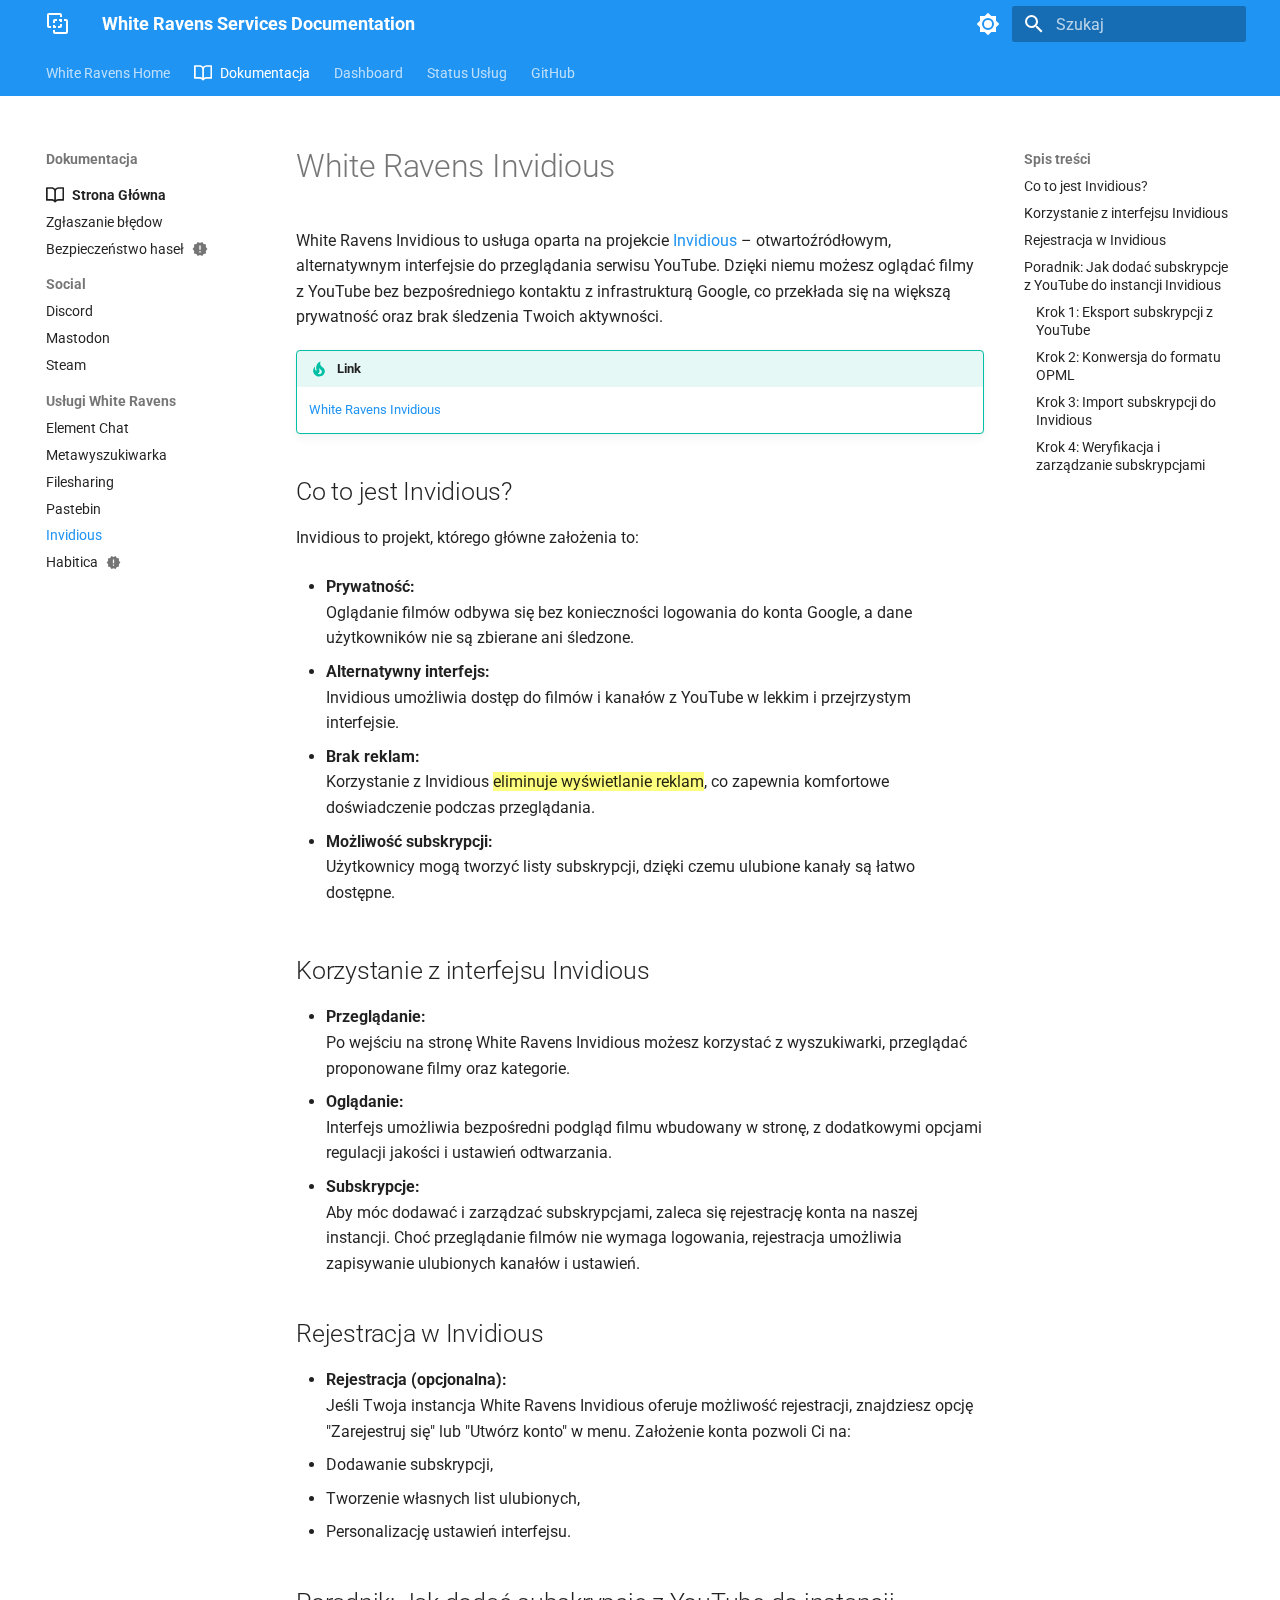
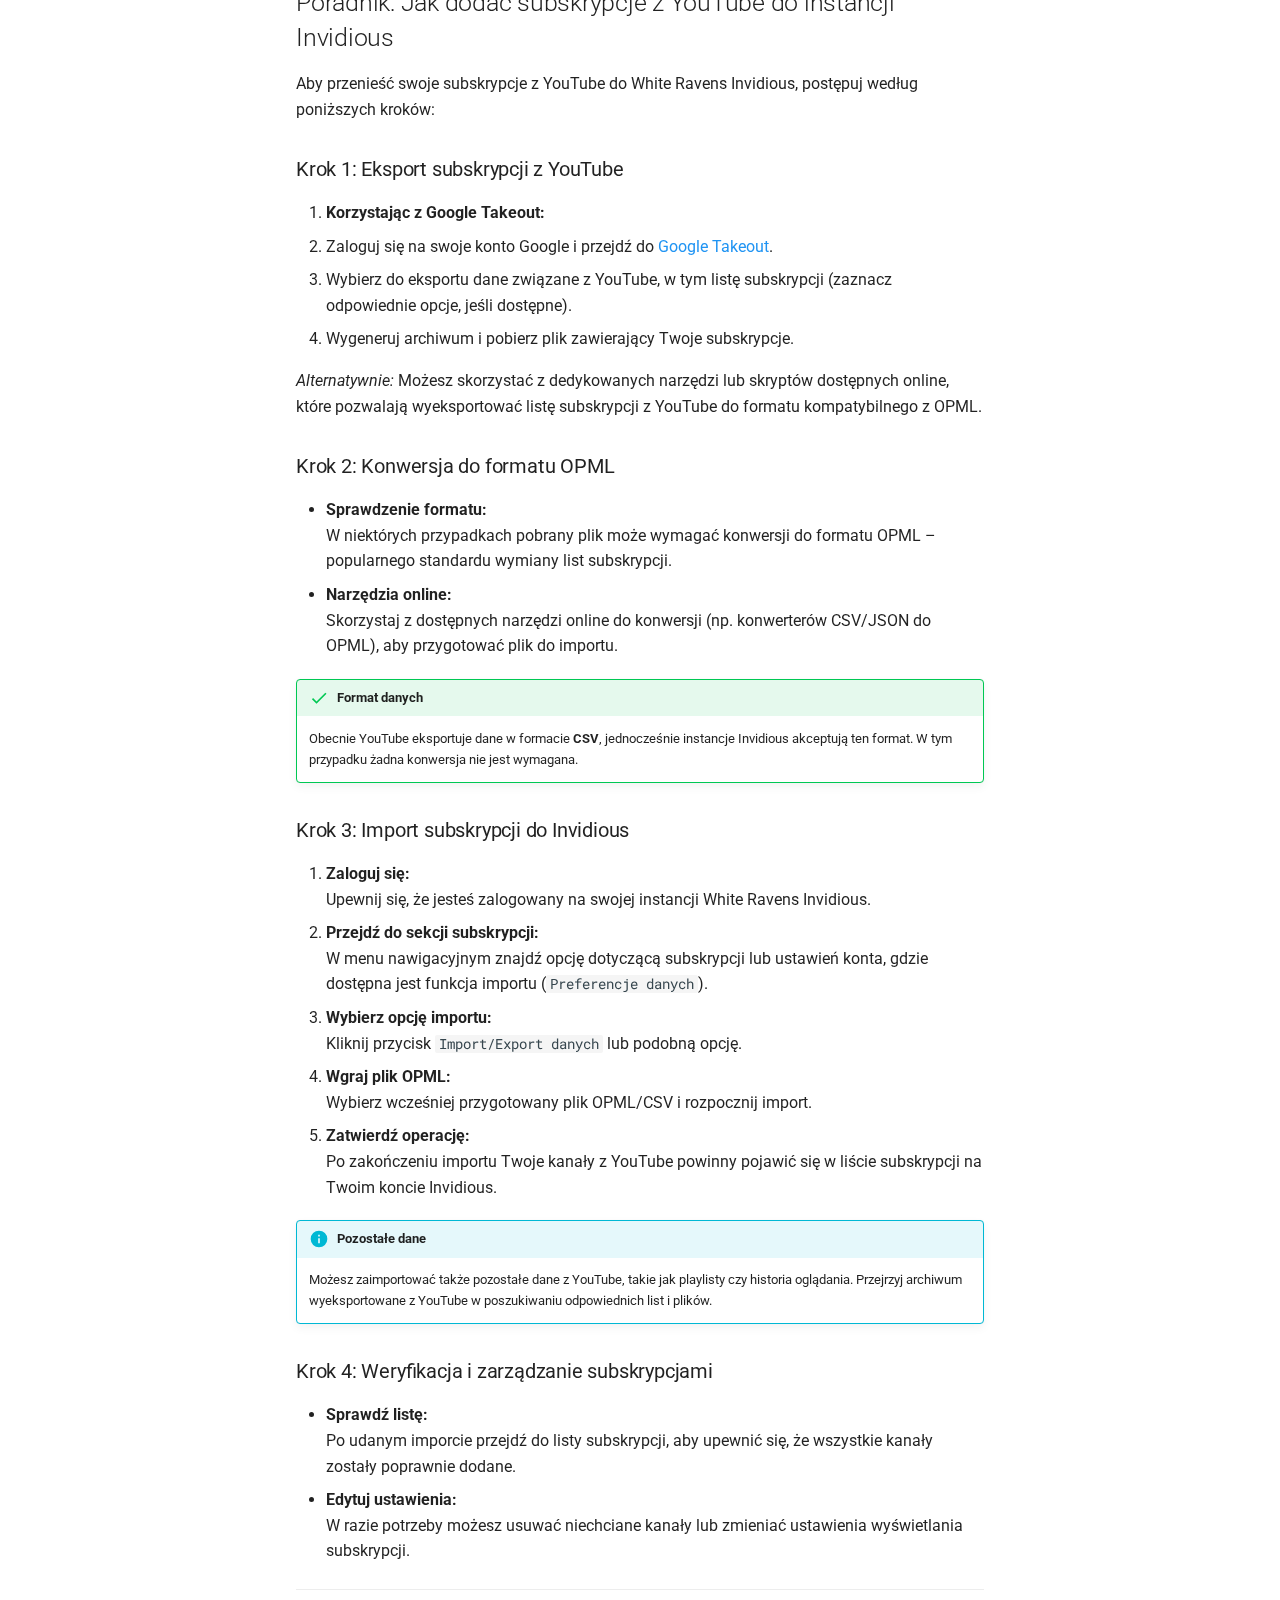
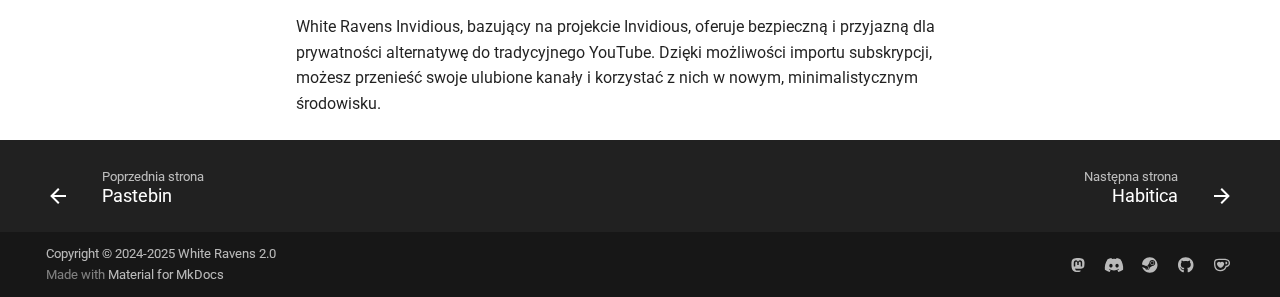
<file: invidious/index.html>
<!doctype html>
<html lang="pl" class="no-js">
  <head>
    
      <meta charset="utf-8">
      <meta name="viewport" content="width=device-width,initial-scale=1">
      
      
      
      
        <link rel="prev" href="../pastebin/">
      
      
        <link rel="next" href="../habitica/">
      
      
      <link rel="icon" href="../images/favicon.png">
      <meta name="generator" content="mkdocs-1.6.1, mkdocs-material-9.6.9">
    
    
      
        <title>Invidious - White Ravens Services Documentation</title>
      
    
    
      <link rel="stylesheet" href="../assets/stylesheets/main.4af4bdda.min.css">
      
        
        <link rel="stylesheet" href="../assets/stylesheets/palette.06af60db.min.css">
      
      


    
    
      
    
    
      
        
        
        <link rel="preconnect" href="https://fonts.gstatic.com" crossorigin>
        <link rel="stylesheet" href="https://fonts.googleapis.com/css?family=Roboto:300,300i,400,400i,700,700i%7CRoboto+Mono:400,400i,700,700i&display=fallback">
        <style>:root{--md-text-font:"Roboto";--md-code-font:"Roboto Mono"}</style>
      
    
    
      <link rel="stylesheet" href="../stylesheets/extra.css">
    
    <script>__md_scope=new URL("..",location),__md_hash=e=>[...e].reduce(((e,_)=>(e<<5)-e+_.charCodeAt(0)),0),__md_get=(e,_=localStorage,t=__md_scope)=>JSON.parse(_.getItem(t.pathname+"."+e)),__md_set=(e,_,t=localStorage,a=__md_scope)=>{try{t.setItem(a.pathname+"."+e,JSON.stringify(_))}catch(e){}}</script>
    
      
  


  <script data-goatcounter="https://wrservices.goatcounter.com/count" async src="//gc.zgo.at/count.js">

 /* var property = "" */
  
    document.addEventListener("DOMContentLoaded", function() {
      location$.subscribe(function(url) {

      })
    })
</script>
  
    <script>"undefined"!=typeof __md_analytics&&__md_analytics()</script>
  

    
    
    
  </head>
  
  
    
    
      
    
    
    
    
    <body dir="ltr" data-md-color-scheme="default" data-md-color-primary="blue" data-md-color-accent="red">
  
    
    <input class="md-toggle" data-md-toggle="drawer" type="checkbox" id="__drawer" autocomplete="off">
    <input class="md-toggle" data-md-toggle="search" type="checkbox" id="__search" autocomplete="off">
    <label class="md-overlay" for="__drawer"></label>
    <div data-md-component="skip">
      
        
        <a href="#white-ravens-invidious" class="md-skip">
          Przejdź do treści
        </a>
      
    </div>
    <div data-md-component="announce">
      
    </div>
    
    
      

<header class="md-header" data-md-component="header">
  <nav class="md-header__inner md-grid" aria-label="Nagłówek">
    <a href=".." title="White Ravens Services Documentation" class="md-header__button md-logo" aria-label="White Ravens Services Documentation" data-md-component="logo">
      
  
  <svg xmlns="http://www.w3.org/2000/svg" viewBox="0 0 24 24"><path d="M3 1c-1.11 0-2 .89-2 2v11c0 1.11.89 2 2 2h2v-2H3V3h11v2h2V3c0-1.11-.89-2-2-2zm6 6c-1.11 0-2 .89-2 2v2h2V9h2V7zm4 0v2h1v1h2V7zm5 0v2h2v11H9v-2H7v2c0 1.11.89 2 2 2h11c1.11 0 2-.89 2-2V9c0-1.11-.89-2-2-2zm-4 5v2h-2v2h2c1.11 0 2-.89 2-2v-2zm-7 1v3h3v-2H9v-1z"/></svg>

    </a>
    <label class="md-header__button md-icon" for="__drawer">
      
      <svg xmlns="http://www.w3.org/2000/svg" viewBox="0 0 24 24"><path d="M3 6h18v2H3zm0 5h18v2H3zm0 5h18v2H3z"/></svg>
    </label>
    <div class="md-header__title" data-md-component="header-title">
      <div class="md-header__ellipsis">
        <div class="md-header__topic">
          <span class="md-ellipsis">
            White Ravens Services Documentation
          </span>
        </div>
        <div class="md-header__topic" data-md-component="header-topic">
          <span class="md-ellipsis">
            
              Invidious
            
          </span>
        </div>
      </div>
    </div>
    
      
        <form class="md-header__option" data-md-component="palette">
  
    
    
    
    <input class="md-option" data-md-color-media="" data-md-color-scheme="default" data-md-color-primary="blue" data-md-color-accent="red"  aria-label="Tryb dzienny"  type="radio" name="__palette" id="__palette_0">
    
      <label class="md-header__button md-icon" title="Tryb dzienny" for="__palette_1" hidden>
        <svg xmlns="http://www.w3.org/2000/svg" viewBox="0 0 24 24"><path d="M12 8a4 4 0 0 0-4 4 4 4 0 0 0 4 4 4 4 0 0 0 4-4 4 4 0 0 0-4-4m0 10a6 6 0 0 1-6-6 6 6 0 0 1 6-6 6 6 0 0 1 6 6 6 6 0 0 1-6 6m8-9.31V4h-4.69L12 .69 8.69 4H4v4.69L.69 12 4 15.31V20h4.69L12 23.31 15.31 20H20v-4.69L23.31 12z"/></svg>
      </label>
    
  
    
    
    
    <input class="md-option" data-md-color-media="" data-md-color-scheme="slate" data-md-color-primary="teal" data-md-color-accent="deep-orange"  aria-label="Tryb nocny"  type="radio" name="__palette" id="__palette_1">
    
      <label class="md-header__button md-icon" title="Tryb nocny" for="__palette_0" hidden>
        <svg xmlns="http://www.w3.org/2000/svg" viewBox="0 0 24 24"><path d="M12 18c-.89 0-1.74-.2-2.5-.55C11.56 16.5 13 14.42 13 12s-1.44-4.5-3.5-5.45C10.26 6.2 11.11 6 12 6a6 6 0 0 1 6 6 6 6 0 0 1-6 6m8-9.31V4h-4.69L12 .69 8.69 4H4v4.69L.69 12 4 15.31V20h4.69L12 23.31 15.31 20H20v-4.69L23.31 12z"/></svg>
      </label>
    
  
</form>
      
    
    
      <script>var palette=__md_get("__palette");if(palette&&palette.color){if("(prefers-color-scheme)"===palette.color.media){var media=matchMedia("(prefers-color-scheme: light)"),input=document.querySelector(media.matches?"[data-md-color-media='(prefers-color-scheme: light)']":"[data-md-color-media='(prefers-color-scheme: dark)']");palette.color.media=input.getAttribute("data-md-color-media"),palette.color.scheme=input.getAttribute("data-md-color-scheme"),palette.color.primary=input.getAttribute("data-md-color-primary"),palette.color.accent=input.getAttribute("data-md-color-accent")}for(var[key,value]of Object.entries(palette.color))document.body.setAttribute("data-md-color-"+key,value)}</script>
    
    
    
      <label class="md-header__button md-icon" for="__search">
        
        <svg xmlns="http://www.w3.org/2000/svg" viewBox="0 0 24 24"><path d="M9.5 3A6.5 6.5 0 0 1 16 9.5c0 1.61-.59 3.09-1.56 4.23l.27.27h.79l5 5-1.5 1.5-5-5v-.79l-.27-.27A6.52 6.52 0 0 1 9.5 16 6.5 6.5 0 0 1 3 9.5 6.5 6.5 0 0 1 9.5 3m0 2C7 5 5 7 5 9.5S7 14 9.5 14 14 12 14 9.5 12 5 9.5 5"/></svg>
      </label>
      <div class="md-search" data-md-component="search" role="dialog">
  <label class="md-search__overlay" for="__search"></label>
  <div class="md-search__inner" role="search">
    <form class="md-search__form" name="search">
      <input type="text" class="md-search__input" name="query" aria-label="Szukaj" placeholder="Szukaj" autocapitalize="off" autocorrect="off" autocomplete="off" spellcheck="false" data-md-component="search-query" required>
      <label class="md-search__icon md-icon" for="__search">
        
        <svg xmlns="http://www.w3.org/2000/svg" viewBox="0 0 24 24"><path d="M9.5 3A6.5 6.5 0 0 1 16 9.5c0 1.61-.59 3.09-1.56 4.23l.27.27h.79l5 5-1.5 1.5-5-5v-.79l-.27-.27A6.52 6.52 0 0 1 9.5 16 6.5 6.5 0 0 1 3 9.5 6.5 6.5 0 0 1 9.5 3m0 2C7 5 5 7 5 9.5S7 14 9.5 14 14 12 14 9.5 12 5 9.5 5"/></svg>
        
        <svg xmlns="http://www.w3.org/2000/svg" viewBox="0 0 24 24"><path d="M20 11v2H8l5.5 5.5-1.42 1.42L4.16 12l7.92-7.92L13.5 5.5 8 11z"/></svg>
      </label>
      <nav class="md-search__options" aria-label="Szukaj">
        
          <a href="javascript:void(0)" class="md-search__icon md-icon" title="Udostępnij" aria-label="Udostępnij" data-clipboard data-clipboard-text="" data-md-component="search-share" tabindex="-1">
            
            <svg xmlns="http://www.w3.org/2000/svg" viewBox="0 0 24 24"><path d="M18 16.08c-.76 0-1.44.3-1.96.77L8.91 12.7c.05-.23.09-.46.09-.7s-.04-.47-.09-.7l7.05-4.11c.54.5 1.25.81 2.04.81a3 3 0 0 0 3-3 3 3 0 0 0-3-3 3 3 0 0 0-3 3c0 .24.04.47.09.7L8.04 9.81C7.5 9.31 6.79 9 6 9a3 3 0 0 0-3 3 3 3 0 0 0 3 3c.79 0 1.5-.31 2.04-.81l7.12 4.15c-.05.21-.08.43-.08.66 0 1.61 1.31 2.91 2.92 2.91s2.92-1.3 2.92-2.91A2.92 2.92 0 0 0 18 16.08"/></svg>
          </a>
        
        <button type="reset" class="md-search__icon md-icon" title="Wyczyść" aria-label="Wyczyść" tabindex="-1">
          
          <svg xmlns="http://www.w3.org/2000/svg" viewBox="0 0 24 24"><path d="M19 6.41 17.59 5 12 10.59 6.41 5 5 6.41 10.59 12 5 17.59 6.41 19 12 13.41 17.59 19 19 17.59 13.41 12z"/></svg>
        </button>
      </nav>
      
        <div class="md-search__suggest" data-md-component="search-suggest"></div>
      
    </form>
    <div class="md-search__output">
      <div class="md-search__scrollwrap" tabindex="0" data-md-scrollfix>
        <div class="md-search-result" data-md-component="search-result">
          <div class="md-search-result__meta">
            Inicjowanie wyszukiwania
          </div>
          <ol class="md-search-result__list" role="presentation"></ol>
        </div>
      </div>
    </div>
  </div>
</div>
    
    
  </nav>
  
</header>
    
    <div class="md-container" data-md-component="container">
      
      
        
          
            
<nav class="md-tabs" aria-label="Zakładki" data-md-component="tabs">
  <div class="md-grid">
    <ul class="md-tabs__list">
      
        
  
  
  
    <li class="md-tabs__item">
      <a href="https://whiteravens.net" class="md-tabs__link">
        
  
    
  
  White Ravens Home

      </a>
    </li>
  

      
        
  
  
    
  
  
    
    
      
  
  
    
  
  
    
    
      <li class="md-tabs__item md-tabs__item--active">
        <a href=".." class="md-tabs__link">
          
  
    
      <svg xmlns="http://www.w3.org/2000/svg" viewBox="0 0 16 16"><path d="M0 1.75A.75.75 0 0 1 .75 1h4.253c1.227 0 2.317.59 3 1.501A3.74 3.74 0 0 1 11.006 1h4.245a.75.75 0 0 1 .75.75v10.5a.75.75 0 0 1-.75.75h-4.507a2.25 2.25 0 0 0-1.591.659l-.622.621a.75.75 0 0 1-1.06 0l-.622-.621A2.25 2.25 0 0 0 5.258 13H.75a.75.75 0 0 1-.75-.75Zm7.251 10.324.004-5.073-.002-2.253A2.25 2.25 0 0 0 5.003 2.5H1.5v9h3.757a3.75 3.75 0 0 1 1.994.574M8.755 4.75l-.004 7.322a3.75 3.75 0 0 1 1.992-.572H14.5v-9h-3.495a2.25 2.25 0 0 0-2.25 2.25"/></svg>
    
  
  Dokumentacja

        </a>
      </li>
    
  

    
  

      
        
  
  
  
    <li class="md-tabs__item">
      <a href="https://home.wrservices.link" class="md-tabs__link">
        
  
    
  
  Dashboard

      </a>
    </li>
  

      
        
  
  
  
    <li class="md-tabs__item">
      <a href="https://status.wrservices.link" class="md-tabs__link">
        
  
    
  
  Status Usług

      </a>
    </li>
  

      
        
  
  
  
    <li class="md-tabs__item">
      <a href="https://github.com/whiteravens20" class="md-tabs__link">
        
  
    
  
  GitHub

      </a>
    </li>
  

      
    </ul>
  </div>
</nav>
          
        
      
      <main class="md-main" data-md-component="main">
        <div class="md-main__inner md-grid">
          
            
              
              <div class="md-sidebar md-sidebar--primary" data-md-component="sidebar" data-md-type="navigation" >
                <div class="md-sidebar__scrollwrap">
                  <div class="md-sidebar__inner">
                    


  


<nav class="md-nav md-nav--primary md-nav--lifted" aria-label="Nawigacja" data-md-level="0">
  <label class="md-nav__title" for="__drawer">
    <a href=".." title="White Ravens Services Documentation" class="md-nav__button md-logo" aria-label="White Ravens Services Documentation" data-md-component="logo">
      
  
  <svg xmlns="http://www.w3.org/2000/svg" viewBox="0 0 24 24"><path d="M3 1c-1.11 0-2 .89-2 2v11c0 1.11.89 2 2 2h2v-2H3V3h11v2h2V3c0-1.11-.89-2-2-2zm6 6c-1.11 0-2 .89-2 2v2h2V9h2V7zm4 0v2h1v1h2V7zm5 0v2h2v11H9v-2H7v2c0 1.11.89 2 2 2h11c1.11 0 2-.89 2-2V9c0-1.11-.89-2-2-2zm-4 5v2h-2v2h2c1.11 0 2-.89 2-2v-2zm-7 1v3h3v-2H9v-1z"/></svg>

    </a>
    White Ravens Services Documentation
  </label>
  
  <ul class="md-nav__list" data-md-scrollfix>
    
      
      
  
  
  
  
    <li class="md-nav__item">
      <a href="https://whiteravens.net" class="md-nav__link">
        
  
  <span class="md-ellipsis">
    White Ravens Home
    
  </span>
  

      </a>
    </li>
  

    
      
      
  
  
    
  
  
  
    
    
      
        
      
        
      
        
      
    
    
      
        
        
      
      
        
      
    
    
    <li class="md-nav__item md-nav__item--active md-nav__item--section md-nav__item--nested">
      
        
        
        <input class="md-nav__toggle md-toggle " type="checkbox" id="__nav_2" checked>
        
          
          <label class="md-nav__link" for="__nav_2" id="__nav_2_label" tabindex="">
            
  
  <span class="md-ellipsis">
    Dokumentacja
    
  </span>
  

            <span class="md-nav__icon md-icon"></span>
          </label>
        
        <nav class="md-nav" data-md-level="1" aria-labelledby="__nav_2_label" aria-expanded="true">
          <label class="md-nav__title" for="__nav_2">
            <span class="md-nav__icon md-icon"></span>
            Dokumentacja
          </label>
          <ul class="md-nav__list" data-md-scrollfix>
            
              
                
  
  
  
  
    
    
      
        
          
        
      
        
      
        
      
    
    
      
      
        
          
          
        
      
    
    
    <li class="md-nav__item md-nav__item--section md-nav__item--nested">
      
        
        
        <input class="md-nav__toggle md-toggle " type="checkbox" id="__nav_2_1" >
        
          
          
          <div class="md-nav__link md-nav__container">
            <a href=".." class="md-nav__link ">
              
  
    <svg xmlns="http://www.w3.org/2000/svg" viewBox="0 0 16 16"><path d="M0 1.75A.75.75 0 0 1 .75 1h4.253c1.227 0 2.317.59 3 1.501A3.74 3.74 0 0 1 11.006 1h4.245a.75.75 0 0 1 .75.75v10.5a.75.75 0 0 1-.75.75h-4.507a2.25 2.25 0 0 0-1.591.659l-.622.621a.75.75 0 0 1-1.06 0l-.622-.621A2.25 2.25 0 0 0 5.258 13H.75a.75.75 0 0 1-.75-.75Zm7.251 10.324.004-5.073-.002-2.253A2.25 2.25 0 0 0 5.003 2.5H1.5v9h3.757a3.75 3.75 0 0 1 1.994.574M8.755 4.75l-.004 7.322a3.75 3.75 0 0 1 1.992-.572H14.5v-9h-3.495a2.25 2.25 0 0 0-2.25 2.25"/></svg>
  
  <span class="md-ellipsis">
    Strona Główna
    
  </span>
  

            </a>
            
              
              <label class="md-nav__link " for="__nav_2_1" id="__nav_2_1_label" tabindex="">
                <span class="md-nav__icon md-icon"></span>
              </label>
            
          </div>
        
        <nav class="md-nav" data-md-level="2" aria-labelledby="__nav_2_1_label" aria-expanded="false">
          <label class="md-nav__title" for="__nav_2_1">
            <span class="md-nav__icon md-icon"></span>
            Strona Główna
          </label>
          <ul class="md-nav__list" data-md-scrollfix>
            
              
            
              
                
  
  
  
  
    <li class="md-nav__item">
      <a href="../bugs/" class="md-nav__link">
        
  
  <span class="md-ellipsis">
    Zgłaszanie błędow
    
  </span>
  

      </a>
    </li>
  

              
            
              
                
  
  
  
  
    <li class="md-nav__item">
      <a href="../passwordsec/" class="md-nav__link">
        
  
  <span class="md-ellipsis">
    Bezpieczeństwo haseł
    
  </span>
  
    
  
  
    <span class="md-status md-status--new" title="Ostatnio dodane">
    </span>
  

  

      </a>
    </li>
  

              
            
          </ul>
        </nav>
      
    </li>
  

              
            
              
                
  
  
  
  
    
    
      
        
      
        
      
        
      
    
    
      
      
        
          
          
        
      
    
    
    <li class="md-nav__item md-nav__item--section md-nav__item--nested">
      
        
        
        <input class="md-nav__toggle md-toggle " type="checkbox" id="__nav_2_2" >
        
          
          <label class="md-nav__link" for="__nav_2_2" id="__nav_2_2_label" tabindex="">
            
  
  <span class="md-ellipsis">
    Social
    
  </span>
  

            <span class="md-nav__icon md-icon"></span>
          </label>
        
        <nav class="md-nav" data-md-level="2" aria-labelledby="__nav_2_2_label" aria-expanded="false">
          <label class="md-nav__title" for="__nav_2_2">
            <span class="md-nav__icon md-icon"></span>
            Social
          </label>
          <ul class="md-nav__list" data-md-scrollfix>
            
              
                
  
  
  
  
    <li class="md-nav__item">
      <a href="../discord/" class="md-nav__link">
        
  
  <span class="md-ellipsis">
    Discord
    
  </span>
  

      </a>
    </li>
  

              
            
              
                
  
  
  
  
    <li class="md-nav__item">
      <a href="../mastodon/" class="md-nav__link">
        
  
  <span class="md-ellipsis">
    Mastodon
    
  </span>
  

      </a>
    </li>
  

              
            
              
                
  
  
  
  
    <li class="md-nav__item">
      <a href="../steam/" class="md-nav__link">
        
  
  <span class="md-ellipsis">
    Steam
    
  </span>
  

      </a>
    </li>
  

              
            
          </ul>
        </nav>
      
    </li>
  

              
            
              
                
  
  
    
  
  
  
    
    
      
        
      
        
      
        
      
        
      
        
      
        
      
    
    
      
      
        
          
          
        
      
    
    
    <li class="md-nav__item md-nav__item--active md-nav__item--section md-nav__item--nested">
      
        
        
        <input class="md-nav__toggle md-toggle " type="checkbox" id="__nav_2_3" checked>
        
          
          <label class="md-nav__link" for="__nav_2_3" id="__nav_2_3_label" tabindex="">
            
  
  <span class="md-ellipsis">
    Usługi White Ravens
    
  </span>
  

            <span class="md-nav__icon md-icon"></span>
          </label>
        
        <nav class="md-nav" data-md-level="2" aria-labelledby="__nav_2_3_label" aria-expanded="true">
          <label class="md-nav__title" for="__nav_2_3">
            <span class="md-nav__icon md-icon"></span>
            Usługi White Ravens
          </label>
          <ul class="md-nav__list" data-md-scrollfix>
            
              
                
  
  
  
  
    <li class="md-nav__item">
      <a href="../chat/" class="md-nav__link">
        
  
  <span class="md-ellipsis">
    Element Chat
    
  </span>
  

      </a>
    </li>
  

              
            
              
                
  
  
  
  
    <li class="md-nav__item">
      <a href="../search/" class="md-nav__link">
        
  
  <span class="md-ellipsis">
    Metawyszukiwarka
    
  </span>
  

      </a>
    </li>
  

              
            
              
                
  
  
  
  
    <li class="md-nav__item">
      <a href="../fileshare/" class="md-nav__link">
        
  
  <span class="md-ellipsis">
    Filesharing
    
  </span>
  

      </a>
    </li>
  

              
            
              
                
  
  
  
  
    <li class="md-nav__item">
      <a href="../pastebin/" class="md-nav__link">
        
  
  <span class="md-ellipsis">
    Pastebin
    
  </span>
  

      </a>
    </li>
  

              
            
              
                
  
  
    
  
  
  
    <li class="md-nav__item md-nav__item--active">
      
      <input class="md-nav__toggle md-toggle" type="checkbox" id="__toc">
      
      
        
      
      
        <label class="md-nav__link md-nav__link--active" for="__toc">
          
  
  <span class="md-ellipsis">
    Invidious
    
  </span>
  

          <span class="md-nav__icon md-icon"></span>
        </label>
      
      <a href="./" class="md-nav__link md-nav__link--active">
        
  
  <span class="md-ellipsis">
    Invidious
    
  </span>
  

      </a>
      
        

<nav class="md-nav md-nav--secondary" aria-label="Spis treści">
  
  
  
    
  
  
    <label class="md-nav__title" for="__toc">
      <span class="md-nav__icon md-icon"></span>
      Spis treści
    </label>
    <ul class="md-nav__list" data-md-component="toc" data-md-scrollfix>
      
        <li class="md-nav__item">
  <a href="#co-to-jest-invidious" class="md-nav__link">
    <span class="md-ellipsis">
      Co to jest Invidious?
    </span>
  </a>
  
</li>
      
        <li class="md-nav__item">
  <a href="#korzystanie-z-interfejsu-invidious" class="md-nav__link">
    <span class="md-ellipsis">
      Korzystanie z interfejsu Invidious
    </span>
  </a>
  
</li>
      
        <li class="md-nav__item">
  <a href="#rejestracja-w-invidious" class="md-nav__link">
    <span class="md-ellipsis">
      Rejestracja w Invidious
    </span>
  </a>
  
</li>
      
        <li class="md-nav__item">
  <a href="#poradnik-jak-dodac-subskrypcje-z-youtube-do-instancji-invidious" class="md-nav__link">
    <span class="md-ellipsis">
      Poradnik: Jak dodać subskrypcje z YouTube do instancji Invidious
    </span>
  </a>
  
    <nav class="md-nav" aria-label="Poradnik: Jak dodać subskrypcje z YouTube do instancji Invidious">
      <ul class="md-nav__list">
        
          <li class="md-nav__item">
  <a href="#krok-1-eksport-subskrypcji-z-youtube" class="md-nav__link">
    <span class="md-ellipsis">
      Krok 1: Eksport subskrypcji z YouTube
    </span>
  </a>
  
</li>
        
          <li class="md-nav__item">
  <a href="#krok-2-konwersja-do-formatu-opml" class="md-nav__link">
    <span class="md-ellipsis">
      Krok 2: Konwersja do formatu OPML
    </span>
  </a>
  
</li>
        
          <li class="md-nav__item">
  <a href="#krok-3-import-subskrypcji-do-invidious" class="md-nav__link">
    <span class="md-ellipsis">
      Krok 3: Import subskrypcji do Invidious
    </span>
  </a>
  
</li>
        
          <li class="md-nav__item">
  <a href="#krok-4-weryfikacja-i-zarzadzanie-subskrypcjami" class="md-nav__link">
    <span class="md-ellipsis">
      Krok 4: Weryfikacja i zarządzanie subskrypcjami
    </span>
  </a>
  
</li>
        
      </ul>
    </nav>
  
</li>
      
    </ul>
  
</nav>
      
    </li>
  

              
            
              
                
  
  
  
  
    <li class="md-nav__item">
      <a href="../habitica/" class="md-nav__link">
        
  
  <span class="md-ellipsis">
    Habitica
    
  </span>
  
    
  
  
    <span class="md-status md-status--new" title="Ostatnio dodane">
    </span>
  

  

      </a>
    </li>
  

              
            
          </ul>
        </nav>
      
    </li>
  

              
            
          </ul>
        </nav>
      
    </li>
  

    
      
      
  
  
  
  
    <li class="md-nav__item">
      <a href="https://home.wrservices.link" class="md-nav__link">
        
  
  <span class="md-ellipsis">
    Dashboard
    
  </span>
  

      </a>
    </li>
  

    
      
      
  
  
  
  
    <li class="md-nav__item">
      <a href="https://status.wrservices.link" class="md-nav__link">
        
  
  <span class="md-ellipsis">
    Status Usług
    
  </span>
  

      </a>
    </li>
  

    
      
      
  
  
  
  
    <li class="md-nav__item">
      <a href="https://github.com/whiteravens20" class="md-nav__link">
        
  
  <span class="md-ellipsis">
    GitHub
    
  </span>
  

      </a>
    </li>
  

    
  </ul>
</nav>
                  </div>
                </div>
              </div>
            
            
              
              <div class="md-sidebar md-sidebar--secondary" data-md-component="sidebar" data-md-type="toc" >
                <div class="md-sidebar__scrollwrap">
                  <div class="md-sidebar__inner">
                    

<nav class="md-nav md-nav--secondary" aria-label="Spis treści">
  
  
  
    
  
  
    <label class="md-nav__title" for="__toc">
      <span class="md-nav__icon md-icon"></span>
      Spis treści
    </label>
    <ul class="md-nav__list" data-md-component="toc" data-md-scrollfix>
      
        <li class="md-nav__item">
  <a href="#co-to-jest-invidious" class="md-nav__link">
    <span class="md-ellipsis">
      Co to jest Invidious?
    </span>
  </a>
  
</li>
      
        <li class="md-nav__item">
  <a href="#korzystanie-z-interfejsu-invidious" class="md-nav__link">
    <span class="md-ellipsis">
      Korzystanie z interfejsu Invidious
    </span>
  </a>
  
</li>
      
        <li class="md-nav__item">
  <a href="#rejestracja-w-invidious" class="md-nav__link">
    <span class="md-ellipsis">
      Rejestracja w Invidious
    </span>
  </a>
  
</li>
      
        <li class="md-nav__item">
  <a href="#poradnik-jak-dodac-subskrypcje-z-youtube-do-instancji-invidious" class="md-nav__link">
    <span class="md-ellipsis">
      Poradnik: Jak dodać subskrypcje z YouTube do instancji Invidious
    </span>
  </a>
  
    <nav class="md-nav" aria-label="Poradnik: Jak dodać subskrypcje z YouTube do instancji Invidious">
      <ul class="md-nav__list">
        
          <li class="md-nav__item">
  <a href="#krok-1-eksport-subskrypcji-z-youtube" class="md-nav__link">
    <span class="md-ellipsis">
      Krok 1: Eksport subskrypcji z YouTube
    </span>
  </a>
  
</li>
        
          <li class="md-nav__item">
  <a href="#krok-2-konwersja-do-formatu-opml" class="md-nav__link">
    <span class="md-ellipsis">
      Krok 2: Konwersja do formatu OPML
    </span>
  </a>
  
</li>
        
          <li class="md-nav__item">
  <a href="#krok-3-import-subskrypcji-do-invidious" class="md-nav__link">
    <span class="md-ellipsis">
      Krok 3: Import subskrypcji do Invidious
    </span>
  </a>
  
</li>
        
          <li class="md-nav__item">
  <a href="#krok-4-weryfikacja-i-zarzadzanie-subskrypcjami" class="md-nav__link">
    <span class="md-ellipsis">
      Krok 4: Weryfikacja i zarządzanie subskrypcjami
    </span>
  </a>
  
</li>
        
      </ul>
    </nav>
  
</li>
      
    </ul>
  
</nav>
                  </div>
                </div>
              </div>
            
          
          
            <div class="md-content" data-md-component="content">
              <article class="md-content__inner md-typeset">
                
                  



<h1 id="white-ravens-invidious">White Ravens Invidious<a class="headerlink" href="#white-ravens-invidious" title="Permanent link">&para;</a></h1>
<p>White Ravens Invidious to usługa oparta na projekcie <a href="https://invidious.io/">Invidious</a> – otwartoźródłowym, alternatywnym interfejsie do przeglądania serwisu YouTube. Dzięki niemu możesz oglądać filmy z YouTube bez bezpośredniego kontaktu z infrastrukturą Google, co przekłada się na większą prywatność oraz brak śledzenia Twoich aktywności.</p>
<div class="admonition tip">
<p class="admonition-title">Link</p>
<p><a href="https://invid.wrservices.link/">White Ravens Invidious</a></p>
</div>
<h2 id="co-to-jest-invidious">Co to jest Invidious?<a class="headerlink" href="#co-to-jest-invidious" title="Permanent link">&para;</a></h2>
<p>Invidious to projekt, którego główne założenia to:</p>
<ul>
<li>
<p><strong>Prywatność:</strong><br />
  Oglądanie filmów odbywa się bez konieczności logowania do konta Google, a dane użytkowników nie są zbierane ani śledzone.</p>
</li>
<li>
<p><strong>Alternatywny interfejs:</strong><br />
  Invidious umożliwia dostęp do filmów i kanałów z YouTube w lekkim i przejrzystym interfejsie.</p>
</li>
<li>
<p><strong>Brak reklam:</strong><br />
  Korzystanie z Invidious <mark class="critic">eliminuje wyświetlanie reklam</mark>, co zapewnia komfortowe doświadczenie podczas przeglądania.</p>
</li>
<li>
<p><strong>Możliwość subskrypcji:</strong><br />
  Użytkownicy mogą tworzyć listy subskrypcji, dzięki czemu ulubione kanały są łatwo dostępne.</p>
</li>
</ul>
<h2 id="korzystanie-z-interfejsu-invidious">Korzystanie z interfejsu Invidious<a class="headerlink" href="#korzystanie-z-interfejsu-invidious" title="Permanent link">&para;</a></h2>
<ul>
<li><strong>Przeglądanie:</strong><br />
  Po wejściu na stronę White Ravens Invidious możesz korzystać z wyszukiwarki, przeglądać proponowane filmy oraz kategorie.</li>
<li><strong>Oglądanie:</strong><br />
  Interfejs umożliwia bezpośredni podgląd filmu wbudowany w stronę, z dodatkowymi opcjami regulacji jakości i ustawień odtwarzania.</li>
<li><strong>Subskrypcje:</strong><br />
  Aby móc dodawać i zarządzać subskrypcjami, zaleca się rejestrację konta na naszej instancji. Choć przeglądanie filmów nie wymaga logowania, rejestracja umożliwia zapisywanie ulubionych kanałów i ustawień.</li>
</ul>
<h2 id="rejestracja-w-invidious">Rejestracja w Invidious<a class="headerlink" href="#rejestracja-w-invidious" title="Permanent link">&para;</a></h2>
<ul>
<li><strong>Rejestracja (opcjonalna):</strong><br />
  Jeśli Twoja instancja White Ravens Invidious oferuje możliwość rejestracji, znajdziesz opcję "Zarejestruj się" lub "Utwórz konto" w menu. Założenie konta pozwoli Ci na:</li>
<li>Dodawanie subskrypcji,</li>
<li>Tworzenie własnych list ulubionych,</li>
<li>Personalizację ustawień interfejsu.</li>
</ul>
<h2 id="poradnik-jak-dodac-subskrypcje-z-youtube-do-instancji-invidious">Poradnik: Jak dodać subskrypcje z YouTube do instancji Invidious<a class="headerlink" href="#poradnik-jak-dodac-subskrypcje-z-youtube-do-instancji-invidious" title="Permanent link">&para;</a></h2>
<p>Aby przenieść swoje subskrypcje z YouTube do White Ravens Invidious, postępuj według poniższych kroków:</p>
<h3 id="krok-1-eksport-subskrypcji-z-youtube">Krok 1: Eksport subskrypcji z YouTube<a class="headerlink" href="#krok-1-eksport-subskrypcji-z-youtube" title="Permanent link">&para;</a></h3>
<ol>
<li><strong>Korzystając z Google Takeout:</strong>  </li>
<li>Zaloguj się na swoje konto Google i przejdź do <a href="https://takeout.google.com/takeout/custom/youtube">Google Takeout</a>.</li>
<li>Wybierz do eksportu dane związane z YouTube, w tym listę subskrypcji (zaznacz odpowiednie opcje, jeśli dostępne).</li>
<li>Wygeneruj archiwum i pobierz plik zawierający Twoje subskrypcje.</li>
</ol>
<p><em>Alternatywnie:</em> Możesz skorzystać z dedykowanych narzędzi lub skryptów dostępnych online, które pozwalają wyeksportować listę subskrypcji z YouTube do formatu kompatybilnego z OPML.</p>
<h3 id="krok-2-konwersja-do-formatu-opml">Krok 2: Konwersja do formatu OPML<a class="headerlink" href="#krok-2-konwersja-do-formatu-opml" title="Permanent link">&para;</a></h3>
<ul>
<li><strong>Sprawdzenie formatu:</strong><br />
  W niektórych przypadkach pobrany plik może wymagać konwersji do formatu OPML – popularnego standardu wymiany list subskrypcji.  </li>
<li><strong>Narzędzia online:</strong><br />
  Skorzystaj z dostępnych narzędzi online do konwersji (np. konwerterów CSV/JSON do OPML), aby przygotować plik do importu.</li>
</ul>
<div class="admonition success">
<p class="admonition-title">Format danych</p>
<p>Obecnie YouTube eksportuje dane w formacie <strong>CSV</strong>, jednocześnie instancje Invidious akceptują ten format. W tym przypadku żadna konwersja nie jest wymagana. </p>
</div>
<h3 id="krok-3-import-subskrypcji-do-invidious">Krok 3: Import subskrypcji do Invidious<a class="headerlink" href="#krok-3-import-subskrypcji-do-invidious" title="Permanent link">&para;</a></h3>
<ol>
<li><strong>Zaloguj się:</strong><br />
   Upewnij się, że jesteś zalogowany na swojej instancji White Ravens Invidious.</li>
<li><strong>Przejdź do sekcji subskrypcji:</strong><br />
   W menu nawigacyjnym znajdź opcję dotyczącą subskrypcji lub ustawień konta, gdzie dostępna jest funkcja importu (<code>Preferencje danych</code>).</li>
<li><strong>Wybierz opcję importu:</strong><br />
   Kliknij przycisk <code>Import/Export danych</code> lub podobną opcję.</li>
<li><strong>Wgraj plik OPML:</strong><br />
   Wybierz wcześniej przygotowany plik OPML/CSV i rozpocznij import.</li>
<li><strong>Zatwierdź operację:</strong><br />
   Po zakończeniu importu Twoje kanały z YouTube powinny pojawić się w liście subskrypcji na Twoim koncie Invidious.</li>
</ol>
<div class="admonition info">
<p class="admonition-title">Pozostałe dane</p>
<p>Możesz zaimportować także pozostałe dane z YouTube, takie jak playlisty czy historia oglądania. Przejrzyj archiwum wyeksportowane z YouTube w poszukiwaniu odpowiednich list i plików. </p>
</div>
<h3 id="krok-4-weryfikacja-i-zarzadzanie-subskrypcjami">Krok 4: Weryfikacja i zarządzanie subskrypcjami<a class="headerlink" href="#krok-4-weryfikacja-i-zarzadzanie-subskrypcjami" title="Permanent link">&para;</a></h3>
<ul>
<li><strong>Sprawdź listę:</strong><br />
  Po udanym imporcie przejdź do listy subskrypcji, aby upewnić się, że wszystkie kanały zostały poprawnie dodane.</li>
<li><strong>Edytuj ustawienia:</strong><br />
  W razie potrzeby możesz usuwać niechciane kanały lub zmieniać ustawienia wyświetlania subskrypcji.</li>
</ul>
<hr />
<p>White Ravens Invidious, bazujący na projekcie Invidious, oferuje bezpieczną i przyjazną dla prywatności alternatywę do tradycyjnego YouTube. Dzięki możliwości importu subskrypcji, możesz przenieść swoje ulubione kanały i korzystać z nich w nowym, minimalistycznym środowisku.</p>







  
  



  




                
              </article>
            </div>
          
          
  <script>var tabs=__md_get("__tabs");if(Array.isArray(tabs))e:for(var set of document.querySelectorAll(".tabbed-set")){var labels=set.querySelector(".tabbed-labels");for(var tab of tabs)for(var label of labels.getElementsByTagName("label"))if(label.innerText.trim()===tab){var input=document.getElementById(label.htmlFor);input.checked=!0;continue e}}</script>

<script>var target=document.getElementById(location.hash.slice(1));target&&target.name&&(target.checked=target.name.startsWith("__tabbed_"))</script>
        </div>
        
          <button type="button" class="md-top md-icon" data-md-component="top" hidden>
  
  <svg xmlns="http://www.w3.org/2000/svg" viewBox="0 0 24 24"><path d="M13 20h-2V8l-5.5 5.5-1.42-1.42L12 4.16l7.92 7.92-1.42 1.42L13 8z"/></svg>
  Powrót do góry
</button>
        
      </main>
      
        <footer class="md-footer">
  
    
      
      <nav class="md-footer__inner md-grid" aria-label="Stopka" >
        
          
          <a href="../pastebin/" class="md-footer__link md-footer__link--prev" aria-label="Poprzednia strona: Pastebin">
            <div class="md-footer__button md-icon">
              
              <svg xmlns="http://www.w3.org/2000/svg" viewBox="0 0 24 24"><path d="M20 11v2H8l5.5 5.5-1.42 1.42L4.16 12l7.92-7.92L13.5 5.5 8 11z"/></svg>
            </div>
            <div class="md-footer__title">
              <span class="md-footer__direction">
                Poprzednia strona
              </span>
              <div class="md-ellipsis">
                Pastebin
              </div>
            </div>
          </a>
        
        
          
          <a href="../habitica/" class="md-footer__link md-footer__link--next" aria-label="Następna strona: Habitica">
            <div class="md-footer__title">
              <span class="md-footer__direction">
                Następna strona
              </span>
              <div class="md-ellipsis">
                Habitica
              </div>
            </div>
            <div class="md-footer__button md-icon">
              
              <svg xmlns="http://www.w3.org/2000/svg" viewBox="0 0 24 24"><path d="M4 11v2h12l-5.5 5.5 1.42 1.42L19.84 12l-7.92-7.92L10.5 5.5 16 11z"/></svg>
            </div>
          </a>
        
      </nav>
    
  
  <div class="md-footer-meta md-typeset">
    <div class="md-footer-meta__inner md-grid">
      <div class="md-copyright">
  
    <div class="md-copyright__highlight">
      Copyright &copy; 2024-2025 White Ravens 2.0
    </div>
  
  
    Made with
    <a href="https://squidfunk.github.io/mkdocs-material/" target="_blank" rel="noopener">
      Material for MkDocs
    </a>
  
</div>
      
        <div class="md-social">
  
    
    
      
    
    
    
      
      
    
    <a href="https://mastodon.social/@whiteravens" target="_blank" rel="noopener me" title="mastodon.social" class="md-social__link">
      <svg xmlns="http://www.w3.org/2000/svg" viewBox="0 0 448 512"><!--! Font Awesome Free 6.7.2 by @fontawesome - https://fontawesome.com License - https://fontawesome.com/license/free (Icons: CC BY 4.0, Fonts: SIL OFL 1.1, Code: MIT License) Copyright 2024 Fonticons, Inc.--><path d="M433 179.11c0-97.2-63.71-125.7-63.71-125.7-62.52-28.7-228.56-28.4-290.48 0 0 0-63.72 28.5-63.72 125.7 0 115.7-6.6 259.4 105.63 289.1 40.51 10.7 75.32 13 103.33 11.4 50.81-2.8 79.32-18.1 79.32-18.1l-1.7-36.9s-36.31 11.4-77.12 10.1c-40.41-1.4-83-4.4-89.63-54a102.5 102.5 0 0 1-.9-13.9c85.63 20.9 158.65 9.1 178.75 6.7 56.12-6.7 105-41.3 111.23-72.9 9.8-49.8 9-121.5 9-121.5m-75.12 125.2h-46.63v-114.2c0-49.7-64-51.6-64 6.9v62.5h-46.33V197c0-58.5-64-56.6-64-6.9v114.2H90.19c0-122.1-5.2-147.9 18.41-175 25.9-28.9 79.82-30.8 103.83 6.1l11.6 19.5 11.6-19.5c24.11-37.1 78.12-34.8 103.83-6.1 23.71 27.3 18.4 53 18.4 175z"/></svg>
    </a>
  
    
    
    
    
      
      
    
    <a href="https://discord.gg/5JMk8Z4" target="_blank" rel="noopener" title="discord.gg" class="md-social__link">
      <svg xmlns="http://www.w3.org/2000/svg" viewBox="0 0 640 512"><!--! Font Awesome Free 6.7.2 by @fontawesome - https://fontawesome.com License - https://fontawesome.com/license/free (Icons: CC BY 4.0, Fonts: SIL OFL 1.1, Code: MIT License) Copyright 2024 Fonticons, Inc.--><path d="M524.531 69.836a1.5 1.5 0 0 0-.764-.7A485 485 0 0 0 404.081 32.03a1.82 1.82 0 0 0-1.923.91 338 338 0 0 0-14.9 30.6 447.9 447.9 0 0 0-134.426 0 310 310 0 0 0-15.135-30.6 1.89 1.89 0 0 0-1.924-.91 483.7 483.7 0 0 0-119.688 37.107 1.7 1.7 0 0 0-.788.676C39.068 183.651 18.186 294.69 28.43 404.354a2.02 2.02 0 0 0 .765 1.375 487.7 487.7 0 0 0 146.825 74.189 1.9 1.9 0 0 0 2.063-.676A348 348 0 0 0 208.12 430.4a1.86 1.86 0 0 0-1.019-2.588 321 321 0 0 1-45.868-21.853 1.885 1.885 0 0 1-.185-3.126 251 251 0 0 0 9.109-7.137 1.82 1.82 0 0 1 1.9-.256c96.229 43.917 200.41 43.917 295.5 0a1.81 1.81 0 0 1 1.924.233 235 235 0 0 0 9.132 7.16 1.884 1.884 0 0 1-.162 3.126 301.4 301.4 0 0 1-45.89 21.83 1.875 1.875 0 0 0-1 2.611 391 391 0 0 0 30.014 48.815 1.86 1.86 0 0 0 2.063.7A486 486 0 0 0 610.7 405.729a1.88 1.88 0 0 0 .765-1.352c12.264-126.783-20.532-236.912-86.934-334.541M222.491 337.58c-28.972 0-52.844-26.587-52.844-59.239s23.409-59.241 52.844-59.241c29.665 0 53.306 26.82 52.843 59.239 0 32.654-23.41 59.241-52.843 59.241m195.38 0c-28.971 0-52.843-26.587-52.843-59.239s23.409-59.241 52.843-59.241c29.667 0 53.307 26.82 52.844 59.239 0 32.654-23.177 59.241-52.844 59.241"/></svg>
    </a>
  
    
    
    
    
      
      
    
    <a href="https://steamcommunity.com/groups/whiteravensgaming" target="_blank" rel="noopener" title="steamcommunity.com" class="md-social__link">
      <svg xmlns="http://www.w3.org/2000/svg" viewBox="0 0 496 512"><!--! Font Awesome Free 6.7.2 by @fontawesome - https://fontawesome.com License - https://fontawesome.com/license/free (Icons: CC BY 4.0, Fonts: SIL OFL 1.1, Code: MIT License) Copyright 2024 Fonticons, Inc.--><path d="M496 256c0 137-111.2 248-248.4 248-113.8 0-209.6-76.3-239-180.4l95.2 39.3c6.4 32.1 34.9 56.4 68.9 56.4 39.2 0 71.9-32.4 70.2-73.5l84.5-60.2c52.1 1.3 95.8-40.9 95.8-93.5 0-51.6-42-93.5-93.7-93.5s-93.7 42-93.7 93.5v1.2L176.6 279c-15.5-.9-30.7 3.4-43.5 12.1L0 236.1C10.2 108.4 117.1 8 247.6 8 384.8 8 496 119 496 256M155.7 384.3l-30.5-12.6a52.8 52.8 0 0 0 27.2 25.8c26.9 11.2 57.8-1.6 69-28.4 5.4-13 5.5-27.3.1-40.3S206 305.6 193 300.2c-12.9-5.4-26.7-5.2-38.9-.6l31.5 13c19.8 8.2 29.2 30.9 20.9 50.7-8.3 19.9-31 29.2-50.8 21m173.8-129.9c-34.4 0-62.4-28-62.4-62.3s28-62.3 62.4-62.3 62.4 28 62.4 62.3-27.9 62.3-62.4 62.3m.1-15.6c25.9 0 46.9-21 46.9-46.8 0-25.9-21-46.8-46.9-46.8s-46.9 21-46.9 46.8c.1 25.8 21.1 46.8 46.9 46.8"/></svg>
    </a>
  
    
    
    
    
      
      
    
    <a href="https://github.com/whiteravens20" target="_blank" rel="noopener" title="github.com" class="md-social__link">
      <svg xmlns="http://www.w3.org/2000/svg" viewBox="0 0 496 512"><!--! Font Awesome Free 6.7.2 by @fontawesome - https://fontawesome.com License - https://fontawesome.com/license/free (Icons: CC BY 4.0, Fonts: SIL OFL 1.1, Code: MIT License) Copyright 2024 Fonticons, Inc.--><path d="M165.9 397.4c0 2-2.3 3.6-5.2 3.6-3.3.3-5.6-1.3-5.6-3.6 0-2 2.3-3.6 5.2-3.6 3-.3 5.6 1.3 5.6 3.6m-31.1-4.5c-.7 2 1.3 4.3 4.3 4.9 2.6 1 5.6 0 6.2-2s-1.3-4.3-4.3-5.2c-2.6-.7-5.5.3-6.2 2.3m44.2-1.7c-2.9.7-4.9 2.6-4.6 4.9.3 2 2.9 3.3 5.9 2.6 2.9-.7 4.9-2.6 4.6-4.6-.3-1.9-3-3.2-5.9-2.9M244.8 8C106.1 8 0 113.3 0 252c0 110.9 69.8 205.8 169.5 239.2 12.8 2.3 17.3-5.6 17.3-12.1 0-6.2-.3-40.4-.3-61.4 0 0-70 15-84.7-29.8 0 0-11.4-29.1-27.8-36.6 0 0-22.9-15.7 1.6-15.4 0 0 24.9 2 38.6 25.8 21.9 38.6 58.6 27.5 72.9 20.9 2.3-16 8.8-27.1 16-33.7-55.9-6.2-112.3-14.3-112.3-110.5 0-27.5 7.6-41.3 23.6-58.9-2.6-6.5-11.1-33.3 2.6-67.9 20.9-6.5 69 27 69 27 20-5.6 41.5-8.5 62.8-8.5s42.8 2.9 62.8 8.5c0 0 48.1-33.6 69-27 13.7 34.7 5.2 61.4 2.6 67.9 16 17.7 25.8 31.5 25.8 58.9 0 96.5-58.9 104.2-114.8 110.5 9.2 7.9 17 22.9 17 46.4 0 33.7-.3 75.4-.3 83.6 0 6.5 4.6 14.4 17.3 12.1C428.2 457.8 496 362.9 496 252 496 113.3 383.5 8 244.8 8M97.2 352.9c-1.3 1-1 3.3.7 5.2 1.6 1.6 3.9 2.3 5.2 1 1.3-1 1-3.3-.7-5.2-1.6-1.6-3.9-2.3-5.2-1m-10.8-8.1c-.7 1.3.3 2.9 2.3 3.9 1.6 1 3.6.7 4.3-.7.7-1.3-.3-2.9-2.3-3.9-2-.6-3.6-.3-4.3.7m32.4 35.6c-1.6 1.3-1 4.3 1.3 6.2 2.3 2.3 5.2 2.6 6.5 1 1.3-1.3.7-4.3-1.3-6.2-2.2-2.3-5.2-2.6-6.5-1m-11.4-14.7c-1.6 1-1.6 3.6 0 5.9s4.3 3.3 5.6 2.3c1.6-1.3 1.6-3.9 0-6.2-1.4-2.3-4-3.3-5.6-2"/></svg>
    </a>
  
    
    
    
    
      
      
    
    <a href="https://ko-fi.com/N4N4E0LR2" target="_blank" rel="noopener" title="ko-fi.com" class="md-social__link">
      <svg xmlns="http://www.w3.org/2000/svg" viewBox="0 0 24 24"><path d="M11.351 2.715c-2.7 0-4.986.025-6.83.26C2.078 3.285 0 5.154 0 8.61c0 3.506.182 6.13 1.585 8.493 1.584 2.701 4.233 4.182 7.662 4.182h.83c4.209 0 6.494-2.234 7.637-4a9.5 9.5 0 0 0 1.091-2.338C21.792 14.688 24 12.22 24 9.208v-.415c0-3.247-2.13-5.507-5.792-5.87-1.558-.156-2.65-.208-6.857-.208m0 1.947c4.208 0 5.09.052 6.571.182 2.624.311 4.13 1.584 4.13 4v.39c0 2.156-1.792 3.844-3.87 3.844h-.935l-.156.649c-.208 1.013-.597 1.818-1.039 2.546-.909 1.428-2.545 3.064-5.922 3.064h-.805c-2.571 0-4.831-.883-6.078-3.195-1.09-2-1.298-4.155-1.298-7.506 0-2.181.857-3.402 3.012-3.714 1.533-.233 3.559-.26 6.39-.26m6.547 2.287c-.416 0-.65.234-.65.546v2.935c0 .311.234.545.65.545 1.324 0 2.051-.754 2.051-2s-.727-2.026-2.052-2.026m-10.39.182c-1.818 0-3.013 1.48-3.013 3.142 0 1.533.858 2.857 1.949 3.897.727.701 1.87 1.429 2.649 1.896a1.47 1.47 0 0 0 1.507 0c.78-.467 1.922-1.195 2.623-1.896 1.117-1.039 1.974-2.364 1.974-3.897 0-1.662-1.247-3.142-3.039-3.142-1.065 0-1.792.545-2.338 1.298-.493-.753-1.246-1.298-2.312-1.298"/></svg>
    </a>
  
</div>
      
    </div>
  </div>
</footer>
      
    </div>
    <div class="md-dialog" data-md-component="dialog">
      <div class="md-dialog__inner md-typeset"></div>
    </div>
    
    
    <script id="__config" type="application/json">{"base": "..", "features": ["content.code.annotate", "content.code.copy", "content.tabs.link", "navigation.footer", "navigation.indexes", "navigation.sections", "navigation.tabs", "navigation.top", "navigation.tracking", "search.highlight", "search.share", "search.suggest"], "search": "../assets/javascripts/workers/search.f8cc74c7.min.js", "translations": {"clipboard.copied": "Skopiowano do schowka", "clipboard.copy": "Kopiuj do schowka", "search.result.more.one": "1 wi\u0119cej na tej stronie", "search.result.more.other": "# wi\u0119cej na tej stronie", "search.result.none": "Brak wynik\u00f3w wyszukiwania", "search.result.one": "Wyniki wyszukiwania: 1", "search.result.other": "Wyniki wyszukiwania: #", "search.result.placeholder": "Zacznij pisa\u0107, aby szuka\u0107", "search.result.term.missing": "Brak", "select.version": "Wybierz wersj\u0119"}}</script>
    
    
      <script src="../assets/javascripts/bundle.c8b220af.min.js"></script>
      
    
  </body>
</html>
</file>
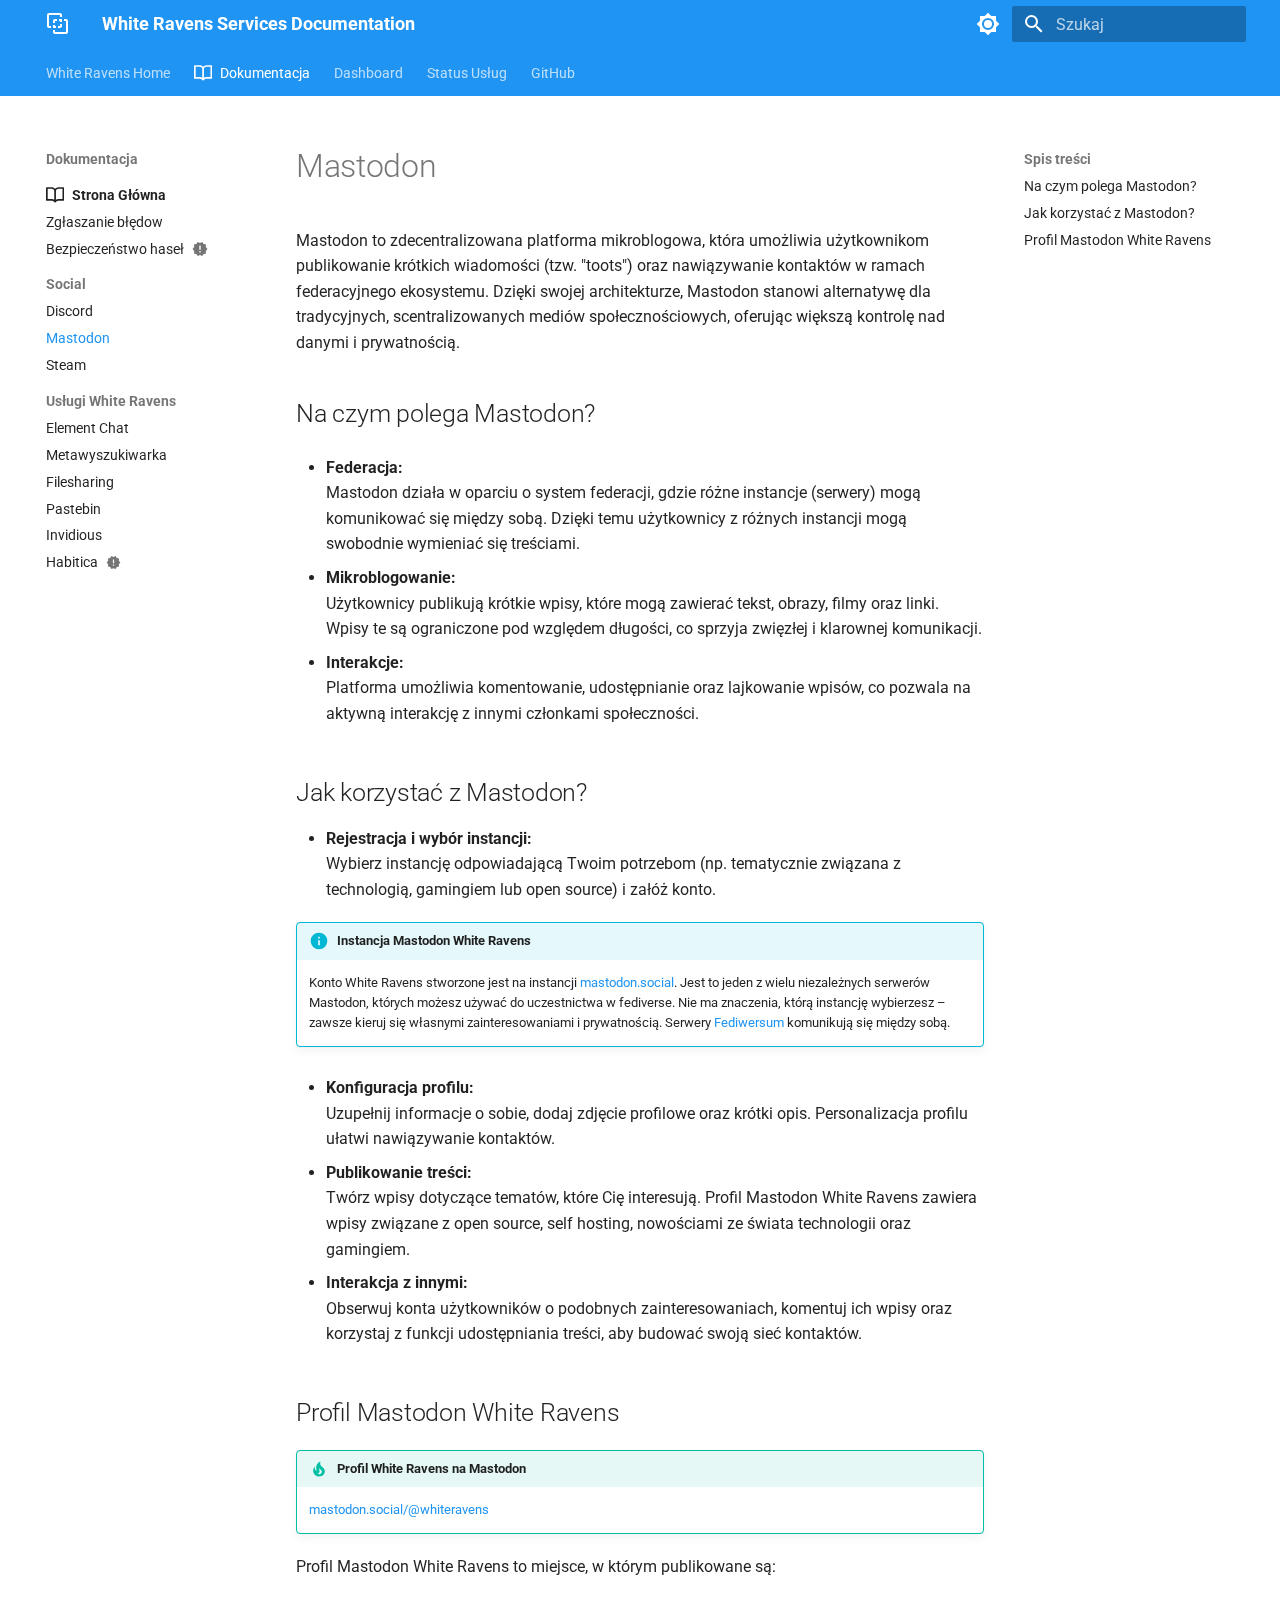
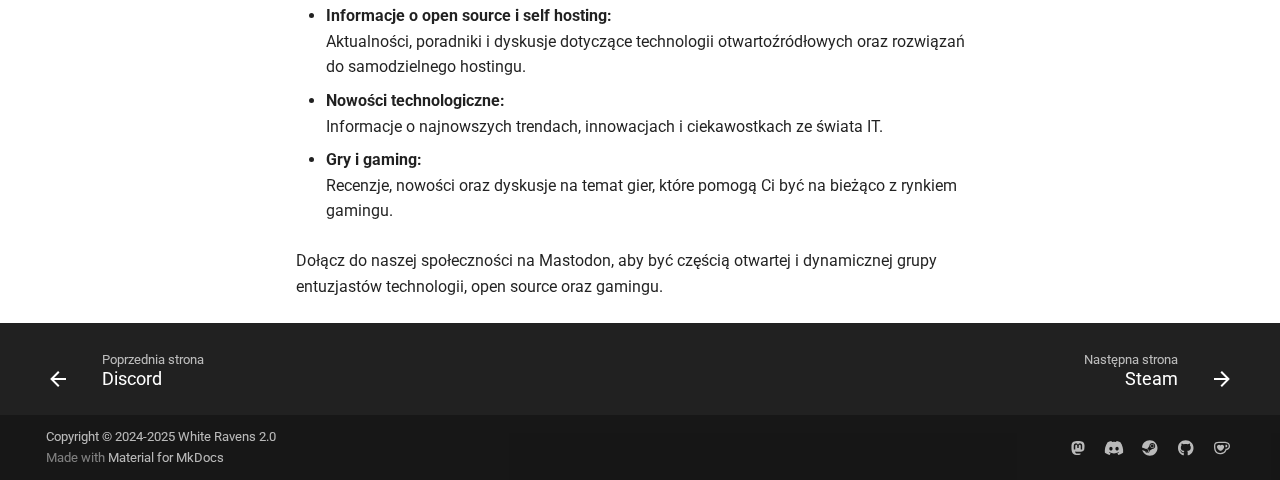
<file: mastodon/index.html>
<!doctype html>
<html lang="pl" class="no-js">
  <head>
    
      <meta charset="utf-8">
      <meta name="viewport" content="width=device-width,initial-scale=1">
      
      
      
      
        <link rel="prev" href="../discord/">
      
      
        <link rel="next" href="../steam/">
      
      
      <link rel="icon" href="../images/favicon.png">
      <meta name="generator" content="mkdocs-1.6.1, mkdocs-material-9.6.9">
    
    
      
        <title>Mastodon - White Ravens Services Documentation</title>
      
    
    
      <link rel="stylesheet" href="../assets/stylesheets/main.4af4bdda.min.css">
      
        
        <link rel="stylesheet" href="../assets/stylesheets/palette.06af60db.min.css">
      
      


    
    
      
    
    
      
        
        
        <link rel="preconnect" href="https://fonts.gstatic.com" crossorigin>
        <link rel="stylesheet" href="https://fonts.googleapis.com/css?family=Roboto:300,300i,400,400i,700,700i%7CRoboto+Mono:400,400i,700,700i&display=fallback">
        <style>:root{--md-text-font:"Roboto";--md-code-font:"Roboto Mono"}</style>
      
    
    
      <link rel="stylesheet" href="../stylesheets/extra.css">
    
    <script>__md_scope=new URL("..",location),__md_hash=e=>[...e].reduce(((e,_)=>(e<<5)-e+_.charCodeAt(0)),0),__md_get=(e,_=localStorage,t=__md_scope)=>JSON.parse(_.getItem(t.pathname+"."+e)),__md_set=(e,_,t=localStorage,a=__md_scope)=>{try{t.setItem(a.pathname+"."+e,JSON.stringify(_))}catch(e){}}</script>
    
      
  


  <script data-goatcounter="https://wrservices.goatcounter.com/count" async src="//gc.zgo.at/count.js">

 /* var property = "" */
  
    document.addEventListener("DOMContentLoaded", function() {
      location$.subscribe(function(url) {

      })
    })
</script>
  
    <script>"undefined"!=typeof __md_analytics&&__md_analytics()</script>
  

    
    
    
  </head>
  
  
    
    
      
    
    
    
    
    <body dir="ltr" data-md-color-scheme="default" data-md-color-primary="blue" data-md-color-accent="red">
  
    
    <input class="md-toggle" data-md-toggle="drawer" type="checkbox" id="__drawer" autocomplete="off">
    <input class="md-toggle" data-md-toggle="search" type="checkbox" id="__search" autocomplete="off">
    <label class="md-overlay" for="__drawer"></label>
    <div data-md-component="skip">
      
        
        <a href="#mastodon" class="md-skip">
          Przejdź do treści
        </a>
      
    </div>
    <div data-md-component="announce">
      
    </div>
    
    
      

<header class="md-header" data-md-component="header">
  <nav class="md-header__inner md-grid" aria-label="Nagłówek">
    <a href=".." title="White Ravens Services Documentation" class="md-header__button md-logo" aria-label="White Ravens Services Documentation" data-md-component="logo">
      
  
  <svg xmlns="http://www.w3.org/2000/svg" viewBox="0 0 24 24"><path d="M3 1c-1.11 0-2 .89-2 2v11c0 1.11.89 2 2 2h2v-2H3V3h11v2h2V3c0-1.11-.89-2-2-2zm6 6c-1.11 0-2 .89-2 2v2h2V9h2V7zm4 0v2h1v1h2V7zm5 0v2h2v11H9v-2H7v2c0 1.11.89 2 2 2h11c1.11 0 2-.89 2-2V9c0-1.11-.89-2-2-2zm-4 5v2h-2v2h2c1.11 0 2-.89 2-2v-2zm-7 1v3h3v-2H9v-1z"/></svg>

    </a>
    <label class="md-header__button md-icon" for="__drawer">
      
      <svg xmlns="http://www.w3.org/2000/svg" viewBox="0 0 24 24"><path d="M3 6h18v2H3zm0 5h18v2H3zm0 5h18v2H3z"/></svg>
    </label>
    <div class="md-header__title" data-md-component="header-title">
      <div class="md-header__ellipsis">
        <div class="md-header__topic">
          <span class="md-ellipsis">
            White Ravens Services Documentation
          </span>
        </div>
        <div class="md-header__topic" data-md-component="header-topic">
          <span class="md-ellipsis">
            
              Mastodon
            
          </span>
        </div>
      </div>
    </div>
    
      
        <form class="md-header__option" data-md-component="palette">
  
    
    
    
    <input class="md-option" data-md-color-media="" data-md-color-scheme="default" data-md-color-primary="blue" data-md-color-accent="red"  aria-label="Tryb dzienny"  type="radio" name="__palette" id="__palette_0">
    
      <label class="md-header__button md-icon" title="Tryb dzienny" for="__palette_1" hidden>
        <svg xmlns="http://www.w3.org/2000/svg" viewBox="0 0 24 24"><path d="M12 8a4 4 0 0 0-4 4 4 4 0 0 0 4 4 4 4 0 0 0 4-4 4 4 0 0 0-4-4m0 10a6 6 0 0 1-6-6 6 6 0 0 1 6-6 6 6 0 0 1 6 6 6 6 0 0 1-6 6m8-9.31V4h-4.69L12 .69 8.69 4H4v4.69L.69 12 4 15.31V20h4.69L12 23.31 15.31 20H20v-4.69L23.31 12z"/></svg>
      </label>
    
  
    
    
    
    <input class="md-option" data-md-color-media="" data-md-color-scheme="slate" data-md-color-primary="teal" data-md-color-accent="deep-orange"  aria-label="Tryb nocny"  type="radio" name="__palette" id="__palette_1">
    
      <label class="md-header__button md-icon" title="Tryb nocny" for="__palette_0" hidden>
        <svg xmlns="http://www.w3.org/2000/svg" viewBox="0 0 24 24"><path d="M12 18c-.89 0-1.74-.2-2.5-.55C11.56 16.5 13 14.42 13 12s-1.44-4.5-3.5-5.45C10.26 6.2 11.11 6 12 6a6 6 0 0 1 6 6 6 6 0 0 1-6 6m8-9.31V4h-4.69L12 .69 8.69 4H4v4.69L.69 12 4 15.31V20h4.69L12 23.31 15.31 20H20v-4.69L23.31 12z"/></svg>
      </label>
    
  
</form>
      
    
    
      <script>var palette=__md_get("__palette");if(palette&&palette.color){if("(prefers-color-scheme)"===palette.color.media){var media=matchMedia("(prefers-color-scheme: light)"),input=document.querySelector(media.matches?"[data-md-color-media='(prefers-color-scheme: light)']":"[data-md-color-media='(prefers-color-scheme: dark)']");palette.color.media=input.getAttribute("data-md-color-media"),palette.color.scheme=input.getAttribute("data-md-color-scheme"),palette.color.primary=input.getAttribute("data-md-color-primary"),palette.color.accent=input.getAttribute("data-md-color-accent")}for(var[key,value]of Object.entries(palette.color))document.body.setAttribute("data-md-color-"+key,value)}</script>
    
    
    
      <label class="md-header__button md-icon" for="__search">
        
        <svg xmlns="http://www.w3.org/2000/svg" viewBox="0 0 24 24"><path d="M9.5 3A6.5 6.5 0 0 1 16 9.5c0 1.61-.59 3.09-1.56 4.23l.27.27h.79l5 5-1.5 1.5-5-5v-.79l-.27-.27A6.52 6.52 0 0 1 9.5 16 6.5 6.5 0 0 1 3 9.5 6.5 6.5 0 0 1 9.5 3m0 2C7 5 5 7 5 9.5S7 14 9.5 14 14 12 14 9.5 12 5 9.5 5"/></svg>
      </label>
      <div class="md-search" data-md-component="search" role="dialog">
  <label class="md-search__overlay" for="__search"></label>
  <div class="md-search__inner" role="search">
    <form class="md-search__form" name="search">
      <input type="text" class="md-search__input" name="query" aria-label="Szukaj" placeholder="Szukaj" autocapitalize="off" autocorrect="off" autocomplete="off" spellcheck="false" data-md-component="search-query" required>
      <label class="md-search__icon md-icon" for="__search">
        
        <svg xmlns="http://www.w3.org/2000/svg" viewBox="0 0 24 24"><path d="M9.5 3A6.5 6.5 0 0 1 16 9.5c0 1.61-.59 3.09-1.56 4.23l.27.27h.79l5 5-1.5 1.5-5-5v-.79l-.27-.27A6.52 6.52 0 0 1 9.5 16 6.5 6.5 0 0 1 3 9.5 6.5 6.5 0 0 1 9.5 3m0 2C7 5 5 7 5 9.5S7 14 9.5 14 14 12 14 9.5 12 5 9.5 5"/></svg>
        
        <svg xmlns="http://www.w3.org/2000/svg" viewBox="0 0 24 24"><path d="M20 11v2H8l5.5 5.5-1.42 1.42L4.16 12l7.92-7.92L13.5 5.5 8 11z"/></svg>
      </label>
      <nav class="md-search__options" aria-label="Szukaj">
        
          <a href="javascript:void(0)" class="md-search__icon md-icon" title="Udostępnij" aria-label="Udostępnij" data-clipboard data-clipboard-text="" data-md-component="search-share" tabindex="-1">
            
            <svg xmlns="http://www.w3.org/2000/svg" viewBox="0 0 24 24"><path d="M18 16.08c-.76 0-1.44.3-1.96.77L8.91 12.7c.05-.23.09-.46.09-.7s-.04-.47-.09-.7l7.05-4.11c.54.5 1.25.81 2.04.81a3 3 0 0 0 3-3 3 3 0 0 0-3-3 3 3 0 0 0-3 3c0 .24.04.47.09.7L8.04 9.81C7.5 9.31 6.79 9 6 9a3 3 0 0 0-3 3 3 3 0 0 0 3 3c.79 0 1.5-.31 2.04-.81l7.12 4.15c-.05.21-.08.43-.08.66 0 1.61 1.31 2.91 2.92 2.91s2.92-1.3 2.92-2.91A2.92 2.92 0 0 0 18 16.08"/></svg>
          </a>
        
        <button type="reset" class="md-search__icon md-icon" title="Wyczyść" aria-label="Wyczyść" tabindex="-1">
          
          <svg xmlns="http://www.w3.org/2000/svg" viewBox="0 0 24 24"><path d="M19 6.41 17.59 5 12 10.59 6.41 5 5 6.41 10.59 12 5 17.59 6.41 19 12 13.41 17.59 19 19 17.59 13.41 12z"/></svg>
        </button>
      </nav>
      
        <div class="md-search__suggest" data-md-component="search-suggest"></div>
      
    </form>
    <div class="md-search__output">
      <div class="md-search__scrollwrap" tabindex="0" data-md-scrollfix>
        <div class="md-search-result" data-md-component="search-result">
          <div class="md-search-result__meta">
            Inicjowanie wyszukiwania
          </div>
          <ol class="md-search-result__list" role="presentation"></ol>
        </div>
      </div>
    </div>
  </div>
</div>
    
    
  </nav>
  
</header>
    
    <div class="md-container" data-md-component="container">
      
      
        
          
            
<nav class="md-tabs" aria-label="Zakładki" data-md-component="tabs">
  <div class="md-grid">
    <ul class="md-tabs__list">
      
        
  
  
  
    <li class="md-tabs__item">
      <a href="https://whiteravens.net" class="md-tabs__link">
        
  
    
  
  White Ravens Home

      </a>
    </li>
  

      
        
  
  
    
  
  
    
    
      
  
  
    
  
  
    
    
      <li class="md-tabs__item md-tabs__item--active">
        <a href=".." class="md-tabs__link">
          
  
    
      <svg xmlns="http://www.w3.org/2000/svg" viewBox="0 0 16 16"><path d="M0 1.75A.75.75 0 0 1 .75 1h4.253c1.227 0 2.317.59 3 1.501A3.74 3.74 0 0 1 11.006 1h4.245a.75.75 0 0 1 .75.75v10.5a.75.75 0 0 1-.75.75h-4.507a2.25 2.25 0 0 0-1.591.659l-.622.621a.75.75 0 0 1-1.06 0l-.622-.621A2.25 2.25 0 0 0 5.258 13H.75a.75.75 0 0 1-.75-.75Zm7.251 10.324.004-5.073-.002-2.253A2.25 2.25 0 0 0 5.003 2.5H1.5v9h3.757a3.75 3.75 0 0 1 1.994.574M8.755 4.75l-.004 7.322a3.75 3.75 0 0 1 1.992-.572H14.5v-9h-3.495a2.25 2.25 0 0 0-2.25 2.25"/></svg>
    
  
  Dokumentacja

        </a>
      </li>
    
  

    
  

      
        
  
  
  
    <li class="md-tabs__item">
      <a href="https://home.wrservices.link" class="md-tabs__link">
        
  
    
  
  Dashboard

      </a>
    </li>
  

      
        
  
  
  
    <li class="md-tabs__item">
      <a href="https://status.wrservices.link" class="md-tabs__link">
        
  
    
  
  Status Usług

      </a>
    </li>
  

      
        
  
  
  
    <li class="md-tabs__item">
      <a href="https://github.com/whiteravens20" class="md-tabs__link">
        
  
    
  
  GitHub

      </a>
    </li>
  

      
    </ul>
  </div>
</nav>
          
        
      
      <main class="md-main" data-md-component="main">
        <div class="md-main__inner md-grid">
          
            
              
              <div class="md-sidebar md-sidebar--primary" data-md-component="sidebar" data-md-type="navigation" >
                <div class="md-sidebar__scrollwrap">
                  <div class="md-sidebar__inner">
                    


  


<nav class="md-nav md-nav--primary md-nav--lifted" aria-label="Nawigacja" data-md-level="0">
  <label class="md-nav__title" for="__drawer">
    <a href=".." title="White Ravens Services Documentation" class="md-nav__button md-logo" aria-label="White Ravens Services Documentation" data-md-component="logo">
      
  
  <svg xmlns="http://www.w3.org/2000/svg" viewBox="0 0 24 24"><path d="M3 1c-1.11 0-2 .89-2 2v11c0 1.11.89 2 2 2h2v-2H3V3h11v2h2V3c0-1.11-.89-2-2-2zm6 6c-1.11 0-2 .89-2 2v2h2V9h2V7zm4 0v2h1v1h2V7zm5 0v2h2v11H9v-2H7v2c0 1.11.89 2 2 2h11c1.11 0 2-.89 2-2V9c0-1.11-.89-2-2-2zm-4 5v2h-2v2h2c1.11 0 2-.89 2-2v-2zm-7 1v3h3v-2H9v-1z"/></svg>

    </a>
    White Ravens Services Documentation
  </label>
  
  <ul class="md-nav__list" data-md-scrollfix>
    
      
      
  
  
  
  
    <li class="md-nav__item">
      <a href="https://whiteravens.net" class="md-nav__link">
        
  
  <span class="md-ellipsis">
    White Ravens Home
    
  </span>
  

      </a>
    </li>
  

    
      
      
  
  
    
  
  
  
    
    
      
        
      
        
      
        
      
    
    
      
        
        
      
      
        
      
    
    
    <li class="md-nav__item md-nav__item--active md-nav__item--section md-nav__item--nested">
      
        
        
        <input class="md-nav__toggle md-toggle " type="checkbox" id="__nav_2" checked>
        
          
          <label class="md-nav__link" for="__nav_2" id="__nav_2_label" tabindex="">
            
  
  <span class="md-ellipsis">
    Dokumentacja
    
  </span>
  

            <span class="md-nav__icon md-icon"></span>
          </label>
        
        <nav class="md-nav" data-md-level="1" aria-labelledby="__nav_2_label" aria-expanded="true">
          <label class="md-nav__title" for="__nav_2">
            <span class="md-nav__icon md-icon"></span>
            Dokumentacja
          </label>
          <ul class="md-nav__list" data-md-scrollfix>
            
              
                
  
  
  
  
    
    
      
        
          
        
      
        
      
        
      
    
    
      
      
        
          
          
        
      
    
    
    <li class="md-nav__item md-nav__item--section md-nav__item--nested">
      
        
        
        <input class="md-nav__toggle md-toggle " type="checkbox" id="__nav_2_1" >
        
          
          
          <div class="md-nav__link md-nav__container">
            <a href=".." class="md-nav__link ">
              
  
    <svg xmlns="http://www.w3.org/2000/svg" viewBox="0 0 16 16"><path d="M0 1.75A.75.75 0 0 1 .75 1h4.253c1.227 0 2.317.59 3 1.501A3.74 3.74 0 0 1 11.006 1h4.245a.75.75 0 0 1 .75.75v10.5a.75.75 0 0 1-.75.75h-4.507a2.25 2.25 0 0 0-1.591.659l-.622.621a.75.75 0 0 1-1.06 0l-.622-.621A2.25 2.25 0 0 0 5.258 13H.75a.75.75 0 0 1-.75-.75Zm7.251 10.324.004-5.073-.002-2.253A2.25 2.25 0 0 0 5.003 2.5H1.5v9h3.757a3.75 3.75 0 0 1 1.994.574M8.755 4.75l-.004 7.322a3.75 3.75 0 0 1 1.992-.572H14.5v-9h-3.495a2.25 2.25 0 0 0-2.25 2.25"/></svg>
  
  <span class="md-ellipsis">
    Strona Główna
    
  </span>
  

            </a>
            
              
              <label class="md-nav__link " for="__nav_2_1" id="__nav_2_1_label" tabindex="">
                <span class="md-nav__icon md-icon"></span>
              </label>
            
          </div>
        
        <nav class="md-nav" data-md-level="2" aria-labelledby="__nav_2_1_label" aria-expanded="false">
          <label class="md-nav__title" for="__nav_2_1">
            <span class="md-nav__icon md-icon"></span>
            Strona Główna
          </label>
          <ul class="md-nav__list" data-md-scrollfix>
            
              
            
              
                
  
  
  
  
    <li class="md-nav__item">
      <a href="../bugs/" class="md-nav__link">
        
  
  <span class="md-ellipsis">
    Zgłaszanie błędow
    
  </span>
  

      </a>
    </li>
  

              
            
              
                
  
  
  
  
    <li class="md-nav__item">
      <a href="../passwordsec/" class="md-nav__link">
        
  
  <span class="md-ellipsis">
    Bezpieczeństwo haseł
    
  </span>
  
    
  
  
    <span class="md-status md-status--new" title="Ostatnio dodane">
    </span>
  

  

      </a>
    </li>
  

              
            
          </ul>
        </nav>
      
    </li>
  

              
            
              
                
  
  
    
  
  
  
    
    
      
        
      
        
      
        
      
    
    
      
      
        
          
          
        
      
    
    
    <li class="md-nav__item md-nav__item--active md-nav__item--section md-nav__item--nested">
      
        
        
        <input class="md-nav__toggle md-toggle " type="checkbox" id="__nav_2_2" checked>
        
          
          <label class="md-nav__link" for="__nav_2_2" id="__nav_2_2_label" tabindex="">
            
  
  <span class="md-ellipsis">
    Social
    
  </span>
  

            <span class="md-nav__icon md-icon"></span>
          </label>
        
        <nav class="md-nav" data-md-level="2" aria-labelledby="__nav_2_2_label" aria-expanded="true">
          <label class="md-nav__title" for="__nav_2_2">
            <span class="md-nav__icon md-icon"></span>
            Social
          </label>
          <ul class="md-nav__list" data-md-scrollfix>
            
              
                
  
  
  
  
    <li class="md-nav__item">
      <a href="../discord/" class="md-nav__link">
        
  
  <span class="md-ellipsis">
    Discord
    
  </span>
  

      </a>
    </li>
  

              
            
              
                
  
  
    
  
  
  
    <li class="md-nav__item md-nav__item--active">
      
      <input class="md-nav__toggle md-toggle" type="checkbox" id="__toc">
      
      
        
      
      
        <label class="md-nav__link md-nav__link--active" for="__toc">
          
  
  <span class="md-ellipsis">
    Mastodon
    
  </span>
  

          <span class="md-nav__icon md-icon"></span>
        </label>
      
      <a href="./" class="md-nav__link md-nav__link--active">
        
  
  <span class="md-ellipsis">
    Mastodon
    
  </span>
  

      </a>
      
        

<nav class="md-nav md-nav--secondary" aria-label="Spis treści">
  
  
  
    
  
  
    <label class="md-nav__title" for="__toc">
      <span class="md-nav__icon md-icon"></span>
      Spis treści
    </label>
    <ul class="md-nav__list" data-md-component="toc" data-md-scrollfix>
      
        <li class="md-nav__item">
  <a href="#na-czym-polega-mastodon" class="md-nav__link">
    <span class="md-ellipsis">
      Na czym polega Mastodon?
    </span>
  </a>
  
</li>
      
        <li class="md-nav__item">
  <a href="#jak-korzystac-z-mastodon" class="md-nav__link">
    <span class="md-ellipsis">
      Jak korzystać z Mastodon?
    </span>
  </a>
  
</li>
      
        <li class="md-nav__item">
  <a href="#profil-mastodon-white-ravens" class="md-nav__link">
    <span class="md-ellipsis">
      Profil Mastodon White Ravens
    </span>
  </a>
  
</li>
      
    </ul>
  
</nav>
      
    </li>
  

              
            
              
                
  
  
  
  
    <li class="md-nav__item">
      <a href="../steam/" class="md-nav__link">
        
  
  <span class="md-ellipsis">
    Steam
    
  </span>
  

      </a>
    </li>
  

              
            
          </ul>
        </nav>
      
    </li>
  

              
            
              
                
  
  
  
  
    
    
      
        
      
        
      
        
      
        
      
        
      
        
      
    
    
      
      
        
          
          
        
      
    
    
    <li class="md-nav__item md-nav__item--section md-nav__item--nested">
      
        
        
        <input class="md-nav__toggle md-toggle " type="checkbox" id="__nav_2_3" >
        
          
          <label class="md-nav__link" for="__nav_2_3" id="__nav_2_3_label" tabindex="">
            
  
  <span class="md-ellipsis">
    Usługi White Ravens
    
  </span>
  

            <span class="md-nav__icon md-icon"></span>
          </label>
        
        <nav class="md-nav" data-md-level="2" aria-labelledby="__nav_2_3_label" aria-expanded="false">
          <label class="md-nav__title" for="__nav_2_3">
            <span class="md-nav__icon md-icon"></span>
            Usługi White Ravens
          </label>
          <ul class="md-nav__list" data-md-scrollfix>
            
              
                
  
  
  
  
    <li class="md-nav__item">
      <a href="../chat/" class="md-nav__link">
        
  
  <span class="md-ellipsis">
    Element Chat
    
  </span>
  

      </a>
    </li>
  

              
            
              
                
  
  
  
  
    <li class="md-nav__item">
      <a href="../search/" class="md-nav__link">
        
  
  <span class="md-ellipsis">
    Metawyszukiwarka
    
  </span>
  

      </a>
    </li>
  

              
            
              
                
  
  
  
  
    <li class="md-nav__item">
      <a href="../fileshare/" class="md-nav__link">
        
  
  <span class="md-ellipsis">
    Filesharing
    
  </span>
  

      </a>
    </li>
  

              
            
              
                
  
  
  
  
    <li class="md-nav__item">
      <a href="../pastebin/" class="md-nav__link">
        
  
  <span class="md-ellipsis">
    Pastebin
    
  </span>
  

      </a>
    </li>
  

              
            
              
                
  
  
  
  
    <li class="md-nav__item">
      <a href="../invidious/" class="md-nav__link">
        
  
  <span class="md-ellipsis">
    Invidious
    
  </span>
  

      </a>
    </li>
  

              
            
              
                
  
  
  
  
    <li class="md-nav__item">
      <a href="../habitica/" class="md-nav__link">
        
  
  <span class="md-ellipsis">
    Habitica
    
  </span>
  
    
  
  
    <span class="md-status md-status--new" title="Ostatnio dodane">
    </span>
  

  

      </a>
    </li>
  

              
            
          </ul>
        </nav>
      
    </li>
  

              
            
          </ul>
        </nav>
      
    </li>
  

    
      
      
  
  
  
  
    <li class="md-nav__item">
      <a href="https://home.wrservices.link" class="md-nav__link">
        
  
  <span class="md-ellipsis">
    Dashboard
    
  </span>
  

      </a>
    </li>
  

    
      
      
  
  
  
  
    <li class="md-nav__item">
      <a href="https://status.wrservices.link" class="md-nav__link">
        
  
  <span class="md-ellipsis">
    Status Usług
    
  </span>
  

      </a>
    </li>
  

    
      
      
  
  
  
  
    <li class="md-nav__item">
      <a href="https://github.com/whiteravens20" class="md-nav__link">
        
  
  <span class="md-ellipsis">
    GitHub
    
  </span>
  

      </a>
    </li>
  

    
  </ul>
</nav>
                  </div>
                </div>
              </div>
            
            
              
              <div class="md-sidebar md-sidebar--secondary" data-md-component="sidebar" data-md-type="toc" >
                <div class="md-sidebar__scrollwrap">
                  <div class="md-sidebar__inner">
                    

<nav class="md-nav md-nav--secondary" aria-label="Spis treści">
  
  
  
    
  
  
    <label class="md-nav__title" for="__toc">
      <span class="md-nav__icon md-icon"></span>
      Spis treści
    </label>
    <ul class="md-nav__list" data-md-component="toc" data-md-scrollfix>
      
        <li class="md-nav__item">
  <a href="#na-czym-polega-mastodon" class="md-nav__link">
    <span class="md-ellipsis">
      Na czym polega Mastodon?
    </span>
  </a>
  
</li>
      
        <li class="md-nav__item">
  <a href="#jak-korzystac-z-mastodon" class="md-nav__link">
    <span class="md-ellipsis">
      Jak korzystać z Mastodon?
    </span>
  </a>
  
</li>
      
        <li class="md-nav__item">
  <a href="#profil-mastodon-white-ravens" class="md-nav__link">
    <span class="md-ellipsis">
      Profil Mastodon White Ravens
    </span>
  </a>
  
</li>
      
    </ul>
  
</nav>
                  </div>
                </div>
              </div>
            
          
          
            <div class="md-content" data-md-component="content">
              <article class="md-content__inner md-typeset">
                
                  



<h1 id="mastodon">Mastodon<a class="headerlink" href="#mastodon" title="Permanent link">&para;</a></h1>
<p>Mastodon to zdecentralizowana platforma mikroblogowa, która umożliwia użytkownikom publikowanie krótkich wiadomości (tzw. "toots") oraz nawiązywanie kontaktów w ramach federacyjnego ekosystemu. Dzięki swojej architekturze, Mastodon stanowi alternatywę dla tradycyjnych, scentralizowanych mediów społecznościowych, oferując większą kontrolę nad danymi i prywatnością.</p>
<h2 id="na-czym-polega-mastodon">Na czym polega Mastodon?<a class="headerlink" href="#na-czym-polega-mastodon" title="Permanent link">&para;</a></h2>
<ul>
<li>
<p><strong>Federacja:</strong><br />
  Mastodon działa w oparciu o system federacji, gdzie różne instancje (serwery) mogą komunikować się między sobą. Dzięki temu użytkownicy z różnych instancji mogą swobodnie wymieniać się treściami.</p>
</li>
<li>
<p><strong>Mikroblogowanie:</strong><br />
  Użytkownicy publikują krótkie wpisy, które mogą zawierać tekst, obrazy, filmy oraz linki. Wpisy te są ograniczone pod względem długości, co sprzyja zwięzłej i klarownej komunikacji.</p>
</li>
<li>
<p><strong>Interakcje:</strong><br />
  Platforma umożliwia komentowanie, udostępnianie oraz lajkowanie wpisów, co pozwala na aktywną interakcję z innymi członkami społeczności.</p>
</li>
</ul>
<h2 id="jak-korzystac-z-mastodon">Jak korzystać z Mastodon?<a class="headerlink" href="#jak-korzystac-z-mastodon" title="Permanent link">&para;</a></h2>
<ul>
<li><strong>Rejestracja i wybór instancji:</strong><br />
   Wybierz instancję odpowiadającą Twoim potrzebom (np. tematycznie związana z technologią, gamingiem lub open source) i załóż konto.</li>
</ul>
<div class="admonition info">
<p class="admonition-title">Instancja Mastodon White Ravens</p>
<p>Konto White Ravens stworzone jest na instancji <a href="https://mastodon.social/about">mastodon.social</a>. Jest to jeden z wielu niezależnych serwerów Mastodon, których możesz używać do uczestnictwa w fediverse. Nie ma znaczenia, którą instancję wybierzesz – zawsze kieruj się własnymi zainteresowaniami i prywatnością. Serwery <a href="https://fediverse.pl/jak-dziala-fediwersum/">Fediwersum</a> komunikują się między sobą.</p>
</div>
<ul>
<li>
<p><strong>Konfiguracja profilu:</strong><br />
   Uzupełnij informacje o sobie, dodaj zdjęcie profilowe oraz krótki opis. Personalizacja profilu ułatwi nawiązywanie kontaktów.</p>
</li>
<li>
<p><strong>Publikowanie treści:</strong><br />
   Twórz wpisy dotyczące tematów, które Cię interesują. Profil Mastodon White Ravens zawiera wpisy związane z open source, self hosting, nowościami ze świata technologii oraz gamingiem.</p>
</li>
<li>
<p><strong>Interakcja z innymi:</strong><br />
   Obserwuj konta użytkowników o podobnych zainteresowaniach, komentuj ich wpisy oraz korzystaj z funkcji udostępniania treści, aby budować swoją sieć kontaktów.</p>
</li>
</ul>
<h2 id="profil-mastodon-white-ravens">Profil Mastodon White Ravens<a class="headerlink" href="#profil-mastodon-white-ravens" title="Permanent link">&para;</a></h2>
<div class="admonition tip">
<p class="admonition-title">Profil White Ravens na Mastodon</p>
<p><a href="https://mastodon.social/@whiteravens">mastodon.social/@whiteravens</a></p>
</div>
<p>Profil Mastodon White Ravens to miejsce, w którym publikowane są:</p>
<ul>
<li>
<p><strong>Informacje o open source i self hosting:</strong><br />
  Aktualności, poradniki i dyskusje dotyczące technologii otwartoźródłowych oraz rozwiązań do samodzielnego hostingu.</p>
</li>
<li>
<p><strong>Nowości technologiczne:</strong><br />
  Informacje o najnowszych trendach, innowacjach i ciekawostkach ze świata IT.</p>
</li>
<li>
<p><strong>Gry i gaming:</strong><br />
  Recenzje, nowości oraz dyskusje na temat gier, które pomogą Ci być na bieżąco z rynkiem gamingu.</p>
</li>
</ul>
<p>Dołącz do naszej społeczności na Mastodon, aby być częścią otwartej i dynamicznej grupy entuzjastów technologii, open source oraz gamingu.</p>







  
  



  




                
              </article>
            </div>
          
          
  <script>var tabs=__md_get("__tabs");if(Array.isArray(tabs))e:for(var set of document.querySelectorAll(".tabbed-set")){var labels=set.querySelector(".tabbed-labels");for(var tab of tabs)for(var label of labels.getElementsByTagName("label"))if(label.innerText.trim()===tab){var input=document.getElementById(label.htmlFor);input.checked=!0;continue e}}</script>

<script>var target=document.getElementById(location.hash.slice(1));target&&target.name&&(target.checked=target.name.startsWith("__tabbed_"))</script>
        </div>
        
          <button type="button" class="md-top md-icon" data-md-component="top" hidden>
  
  <svg xmlns="http://www.w3.org/2000/svg" viewBox="0 0 24 24"><path d="M13 20h-2V8l-5.5 5.5-1.42-1.42L12 4.16l7.92 7.92-1.42 1.42L13 8z"/></svg>
  Powrót do góry
</button>
        
      </main>
      
        <footer class="md-footer">
  
    
      
      <nav class="md-footer__inner md-grid" aria-label="Stopka" >
        
          
          <a href="../discord/" class="md-footer__link md-footer__link--prev" aria-label="Poprzednia strona: Discord">
            <div class="md-footer__button md-icon">
              
              <svg xmlns="http://www.w3.org/2000/svg" viewBox="0 0 24 24"><path d="M20 11v2H8l5.5 5.5-1.42 1.42L4.16 12l7.92-7.92L13.5 5.5 8 11z"/></svg>
            </div>
            <div class="md-footer__title">
              <span class="md-footer__direction">
                Poprzednia strona
              </span>
              <div class="md-ellipsis">
                Discord
              </div>
            </div>
          </a>
        
        
          
          <a href="../steam/" class="md-footer__link md-footer__link--next" aria-label="Następna strona: Steam">
            <div class="md-footer__title">
              <span class="md-footer__direction">
                Następna strona
              </span>
              <div class="md-ellipsis">
                Steam
              </div>
            </div>
            <div class="md-footer__button md-icon">
              
              <svg xmlns="http://www.w3.org/2000/svg" viewBox="0 0 24 24"><path d="M4 11v2h12l-5.5 5.5 1.42 1.42L19.84 12l-7.92-7.92L10.5 5.5 16 11z"/></svg>
            </div>
          </a>
        
      </nav>
    
  
  <div class="md-footer-meta md-typeset">
    <div class="md-footer-meta__inner md-grid">
      <div class="md-copyright">
  
    <div class="md-copyright__highlight">
      Copyright &copy; 2024-2025 White Ravens 2.0
    </div>
  
  
    Made with
    <a href="https://squidfunk.github.io/mkdocs-material/" target="_blank" rel="noopener">
      Material for MkDocs
    </a>
  
</div>
      
        <div class="md-social">
  
    
    
      
    
    
    
      
      
    
    <a href="https://mastodon.social/@whiteravens" target="_blank" rel="noopener me" title="mastodon.social" class="md-social__link">
      <svg xmlns="http://www.w3.org/2000/svg" viewBox="0 0 448 512"><!--! Font Awesome Free 6.7.2 by @fontawesome - https://fontawesome.com License - https://fontawesome.com/license/free (Icons: CC BY 4.0, Fonts: SIL OFL 1.1, Code: MIT License) Copyright 2024 Fonticons, Inc.--><path d="M433 179.11c0-97.2-63.71-125.7-63.71-125.7-62.52-28.7-228.56-28.4-290.48 0 0 0-63.72 28.5-63.72 125.7 0 115.7-6.6 259.4 105.63 289.1 40.51 10.7 75.32 13 103.33 11.4 50.81-2.8 79.32-18.1 79.32-18.1l-1.7-36.9s-36.31 11.4-77.12 10.1c-40.41-1.4-83-4.4-89.63-54a102.5 102.5 0 0 1-.9-13.9c85.63 20.9 158.65 9.1 178.75 6.7 56.12-6.7 105-41.3 111.23-72.9 9.8-49.8 9-121.5 9-121.5m-75.12 125.2h-46.63v-114.2c0-49.7-64-51.6-64 6.9v62.5h-46.33V197c0-58.5-64-56.6-64-6.9v114.2H90.19c0-122.1-5.2-147.9 18.41-175 25.9-28.9 79.82-30.8 103.83 6.1l11.6 19.5 11.6-19.5c24.11-37.1 78.12-34.8 103.83-6.1 23.71 27.3 18.4 53 18.4 175z"/></svg>
    </a>
  
    
    
    
    
      
      
    
    <a href="https://discord.gg/5JMk8Z4" target="_blank" rel="noopener" title="discord.gg" class="md-social__link">
      <svg xmlns="http://www.w3.org/2000/svg" viewBox="0 0 640 512"><!--! Font Awesome Free 6.7.2 by @fontawesome - https://fontawesome.com License - https://fontawesome.com/license/free (Icons: CC BY 4.0, Fonts: SIL OFL 1.1, Code: MIT License) Copyright 2024 Fonticons, Inc.--><path d="M524.531 69.836a1.5 1.5 0 0 0-.764-.7A485 485 0 0 0 404.081 32.03a1.82 1.82 0 0 0-1.923.91 338 338 0 0 0-14.9 30.6 447.9 447.9 0 0 0-134.426 0 310 310 0 0 0-15.135-30.6 1.89 1.89 0 0 0-1.924-.91 483.7 483.7 0 0 0-119.688 37.107 1.7 1.7 0 0 0-.788.676C39.068 183.651 18.186 294.69 28.43 404.354a2.02 2.02 0 0 0 .765 1.375 487.7 487.7 0 0 0 146.825 74.189 1.9 1.9 0 0 0 2.063-.676A348 348 0 0 0 208.12 430.4a1.86 1.86 0 0 0-1.019-2.588 321 321 0 0 1-45.868-21.853 1.885 1.885 0 0 1-.185-3.126 251 251 0 0 0 9.109-7.137 1.82 1.82 0 0 1 1.9-.256c96.229 43.917 200.41 43.917 295.5 0a1.81 1.81 0 0 1 1.924.233 235 235 0 0 0 9.132 7.16 1.884 1.884 0 0 1-.162 3.126 301.4 301.4 0 0 1-45.89 21.83 1.875 1.875 0 0 0-1 2.611 391 391 0 0 0 30.014 48.815 1.86 1.86 0 0 0 2.063.7A486 486 0 0 0 610.7 405.729a1.88 1.88 0 0 0 .765-1.352c12.264-126.783-20.532-236.912-86.934-334.541M222.491 337.58c-28.972 0-52.844-26.587-52.844-59.239s23.409-59.241 52.844-59.241c29.665 0 53.306 26.82 52.843 59.239 0 32.654-23.41 59.241-52.843 59.241m195.38 0c-28.971 0-52.843-26.587-52.843-59.239s23.409-59.241 52.843-59.241c29.667 0 53.307 26.82 52.844 59.239 0 32.654-23.177 59.241-52.844 59.241"/></svg>
    </a>
  
    
    
    
    
      
      
    
    <a href="https://steamcommunity.com/groups/whiteravensgaming" target="_blank" rel="noopener" title="steamcommunity.com" class="md-social__link">
      <svg xmlns="http://www.w3.org/2000/svg" viewBox="0 0 496 512"><!--! Font Awesome Free 6.7.2 by @fontawesome - https://fontawesome.com License - https://fontawesome.com/license/free (Icons: CC BY 4.0, Fonts: SIL OFL 1.1, Code: MIT License) Copyright 2024 Fonticons, Inc.--><path d="M496 256c0 137-111.2 248-248.4 248-113.8 0-209.6-76.3-239-180.4l95.2 39.3c6.4 32.1 34.9 56.4 68.9 56.4 39.2 0 71.9-32.4 70.2-73.5l84.5-60.2c52.1 1.3 95.8-40.9 95.8-93.5 0-51.6-42-93.5-93.7-93.5s-93.7 42-93.7 93.5v1.2L176.6 279c-15.5-.9-30.7 3.4-43.5 12.1L0 236.1C10.2 108.4 117.1 8 247.6 8 384.8 8 496 119 496 256M155.7 384.3l-30.5-12.6a52.8 52.8 0 0 0 27.2 25.8c26.9 11.2 57.8-1.6 69-28.4 5.4-13 5.5-27.3.1-40.3S206 305.6 193 300.2c-12.9-5.4-26.7-5.2-38.9-.6l31.5 13c19.8 8.2 29.2 30.9 20.9 50.7-8.3 19.9-31 29.2-50.8 21m173.8-129.9c-34.4 0-62.4-28-62.4-62.3s28-62.3 62.4-62.3 62.4 28 62.4 62.3-27.9 62.3-62.4 62.3m.1-15.6c25.9 0 46.9-21 46.9-46.8 0-25.9-21-46.8-46.9-46.8s-46.9 21-46.9 46.8c.1 25.8 21.1 46.8 46.9 46.8"/></svg>
    </a>
  
    
    
    
    
      
      
    
    <a href="https://github.com/whiteravens20" target="_blank" rel="noopener" title="github.com" class="md-social__link">
      <svg xmlns="http://www.w3.org/2000/svg" viewBox="0 0 496 512"><!--! Font Awesome Free 6.7.2 by @fontawesome - https://fontawesome.com License - https://fontawesome.com/license/free (Icons: CC BY 4.0, Fonts: SIL OFL 1.1, Code: MIT License) Copyright 2024 Fonticons, Inc.--><path d="M165.9 397.4c0 2-2.3 3.6-5.2 3.6-3.3.3-5.6-1.3-5.6-3.6 0-2 2.3-3.6 5.2-3.6 3-.3 5.6 1.3 5.6 3.6m-31.1-4.5c-.7 2 1.3 4.3 4.3 4.9 2.6 1 5.6 0 6.2-2s-1.3-4.3-4.3-5.2c-2.6-.7-5.5.3-6.2 2.3m44.2-1.7c-2.9.7-4.9 2.6-4.6 4.9.3 2 2.9 3.3 5.9 2.6 2.9-.7 4.9-2.6 4.6-4.6-.3-1.9-3-3.2-5.9-2.9M244.8 8C106.1 8 0 113.3 0 252c0 110.9 69.8 205.8 169.5 239.2 12.8 2.3 17.3-5.6 17.3-12.1 0-6.2-.3-40.4-.3-61.4 0 0-70 15-84.7-29.8 0 0-11.4-29.1-27.8-36.6 0 0-22.9-15.7 1.6-15.4 0 0 24.9 2 38.6 25.8 21.9 38.6 58.6 27.5 72.9 20.9 2.3-16 8.8-27.1 16-33.7-55.9-6.2-112.3-14.3-112.3-110.5 0-27.5 7.6-41.3 23.6-58.9-2.6-6.5-11.1-33.3 2.6-67.9 20.9-6.5 69 27 69 27 20-5.6 41.5-8.5 62.8-8.5s42.8 2.9 62.8 8.5c0 0 48.1-33.6 69-27 13.7 34.7 5.2 61.4 2.6 67.9 16 17.7 25.8 31.5 25.8 58.9 0 96.5-58.9 104.2-114.8 110.5 9.2 7.9 17 22.9 17 46.4 0 33.7-.3 75.4-.3 83.6 0 6.5 4.6 14.4 17.3 12.1C428.2 457.8 496 362.9 496 252 496 113.3 383.5 8 244.8 8M97.2 352.9c-1.3 1-1 3.3.7 5.2 1.6 1.6 3.9 2.3 5.2 1 1.3-1 1-3.3-.7-5.2-1.6-1.6-3.9-2.3-5.2-1m-10.8-8.1c-.7 1.3.3 2.9 2.3 3.9 1.6 1 3.6.7 4.3-.7.7-1.3-.3-2.9-2.3-3.9-2-.6-3.6-.3-4.3.7m32.4 35.6c-1.6 1.3-1 4.3 1.3 6.2 2.3 2.3 5.2 2.6 6.5 1 1.3-1.3.7-4.3-1.3-6.2-2.2-2.3-5.2-2.6-6.5-1m-11.4-14.7c-1.6 1-1.6 3.6 0 5.9s4.3 3.3 5.6 2.3c1.6-1.3 1.6-3.9 0-6.2-1.4-2.3-4-3.3-5.6-2"/></svg>
    </a>
  
    
    
    
    
      
      
    
    <a href="https://ko-fi.com/N4N4E0LR2" target="_blank" rel="noopener" title="ko-fi.com" class="md-social__link">
      <svg xmlns="http://www.w3.org/2000/svg" viewBox="0 0 24 24"><path d="M11.351 2.715c-2.7 0-4.986.025-6.83.26C2.078 3.285 0 5.154 0 8.61c0 3.506.182 6.13 1.585 8.493 1.584 2.701 4.233 4.182 7.662 4.182h.83c4.209 0 6.494-2.234 7.637-4a9.5 9.5 0 0 0 1.091-2.338C21.792 14.688 24 12.22 24 9.208v-.415c0-3.247-2.13-5.507-5.792-5.87-1.558-.156-2.65-.208-6.857-.208m0 1.947c4.208 0 5.09.052 6.571.182 2.624.311 4.13 1.584 4.13 4v.39c0 2.156-1.792 3.844-3.87 3.844h-.935l-.156.649c-.208 1.013-.597 1.818-1.039 2.546-.909 1.428-2.545 3.064-5.922 3.064h-.805c-2.571 0-4.831-.883-6.078-3.195-1.09-2-1.298-4.155-1.298-7.506 0-2.181.857-3.402 3.012-3.714 1.533-.233 3.559-.26 6.39-.26m6.547 2.287c-.416 0-.65.234-.65.546v2.935c0 .311.234.545.65.545 1.324 0 2.051-.754 2.051-2s-.727-2.026-2.052-2.026m-10.39.182c-1.818 0-3.013 1.48-3.013 3.142 0 1.533.858 2.857 1.949 3.897.727.701 1.87 1.429 2.649 1.896a1.47 1.47 0 0 0 1.507 0c.78-.467 1.922-1.195 2.623-1.896 1.117-1.039 1.974-2.364 1.974-3.897 0-1.662-1.247-3.142-3.039-3.142-1.065 0-1.792.545-2.338 1.298-.493-.753-1.246-1.298-2.312-1.298"/></svg>
    </a>
  
</div>
      
    </div>
  </div>
</footer>
      
    </div>
    <div class="md-dialog" data-md-component="dialog">
      <div class="md-dialog__inner md-typeset"></div>
    </div>
    
    
    <script id="__config" type="application/json">{"base": "..", "features": ["content.code.annotate", "content.code.copy", "content.tabs.link", "navigation.footer", "navigation.indexes", "navigation.sections", "navigation.tabs", "navigation.top", "navigation.tracking", "search.highlight", "search.share", "search.suggest"], "search": "../assets/javascripts/workers/search.f8cc74c7.min.js", "translations": {"clipboard.copied": "Skopiowano do schowka", "clipboard.copy": "Kopiuj do schowka", "search.result.more.one": "1 wi\u0119cej na tej stronie", "search.result.more.other": "# wi\u0119cej na tej stronie", "search.result.none": "Brak wynik\u00f3w wyszukiwania", "search.result.one": "Wyniki wyszukiwania: 1", "search.result.other": "Wyniki wyszukiwania: #", "search.result.placeholder": "Zacznij pisa\u0107, aby szuka\u0107", "search.result.term.missing": "Brak", "select.version": "Wybierz wersj\u0119"}}</script>
    
    
      <script src="../assets/javascripts/bundle.c8b220af.min.js"></script>
      
    
  </body>
</html>
</file>
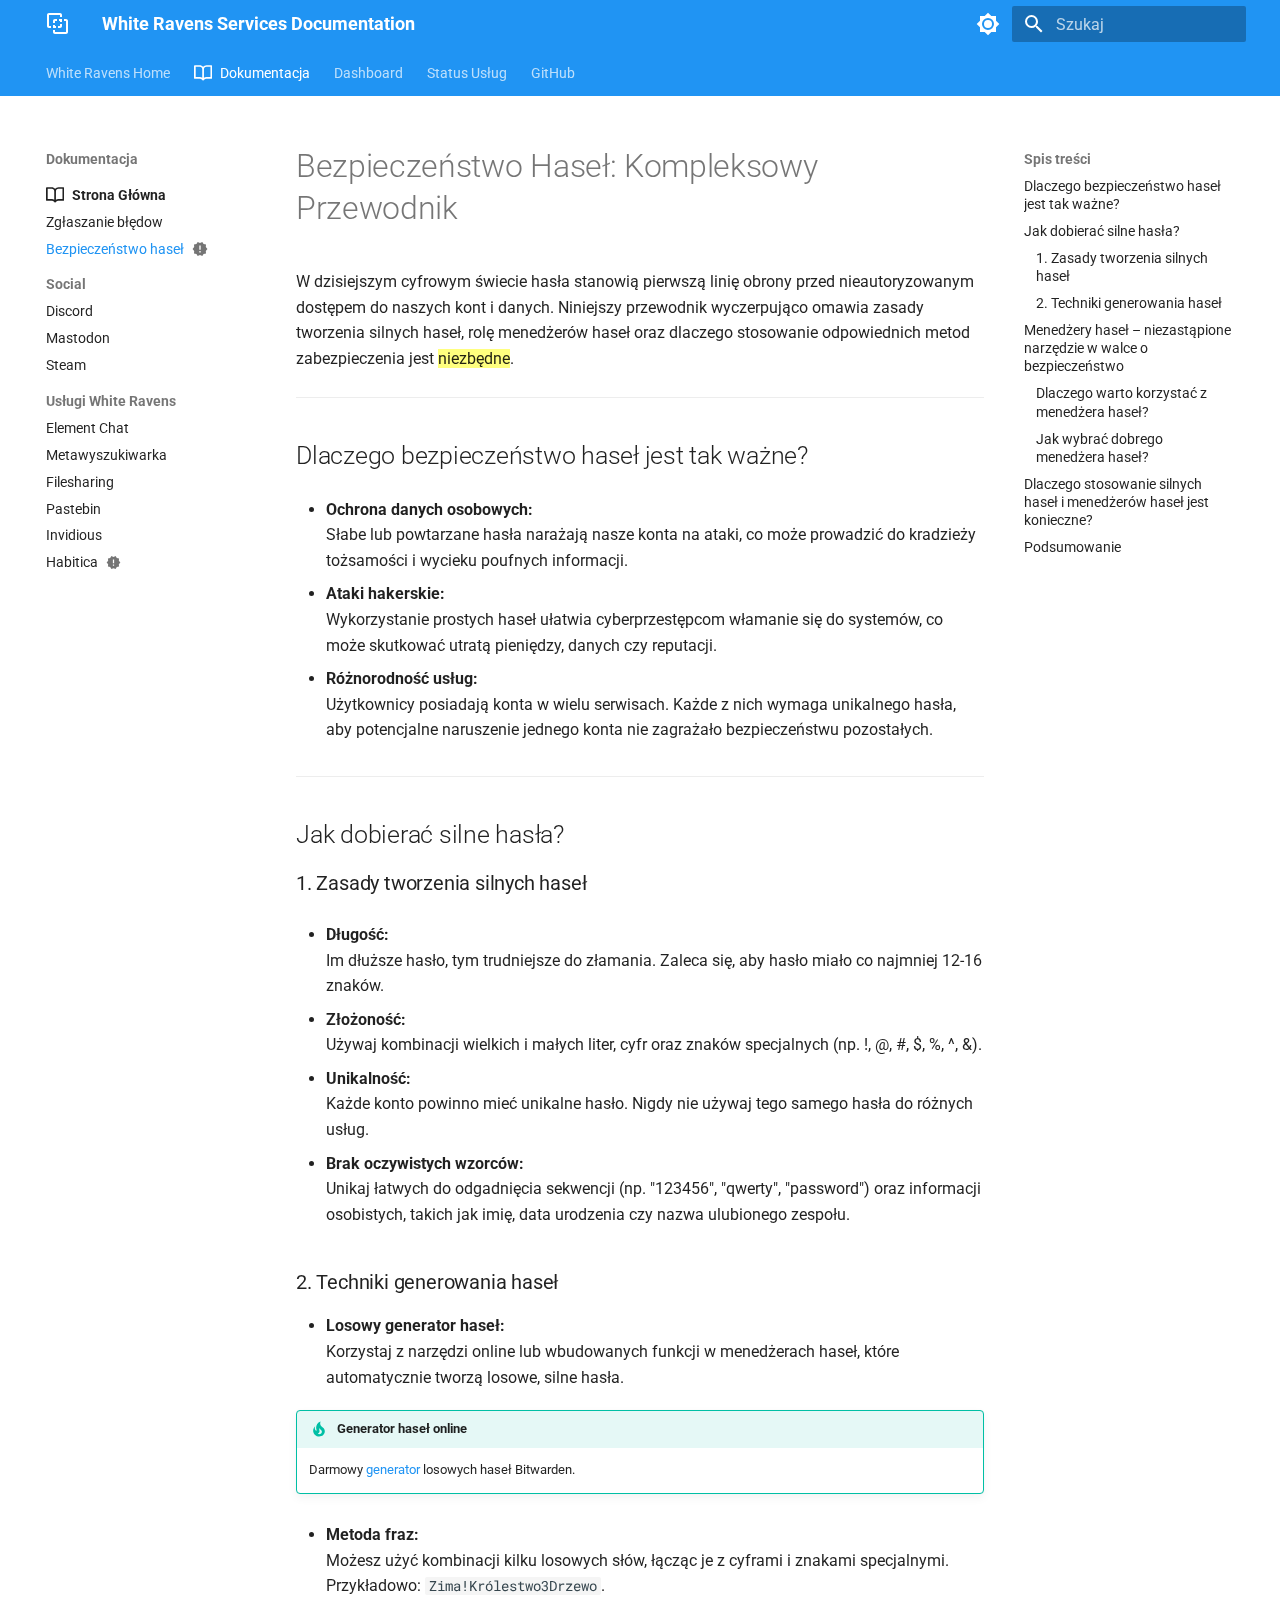
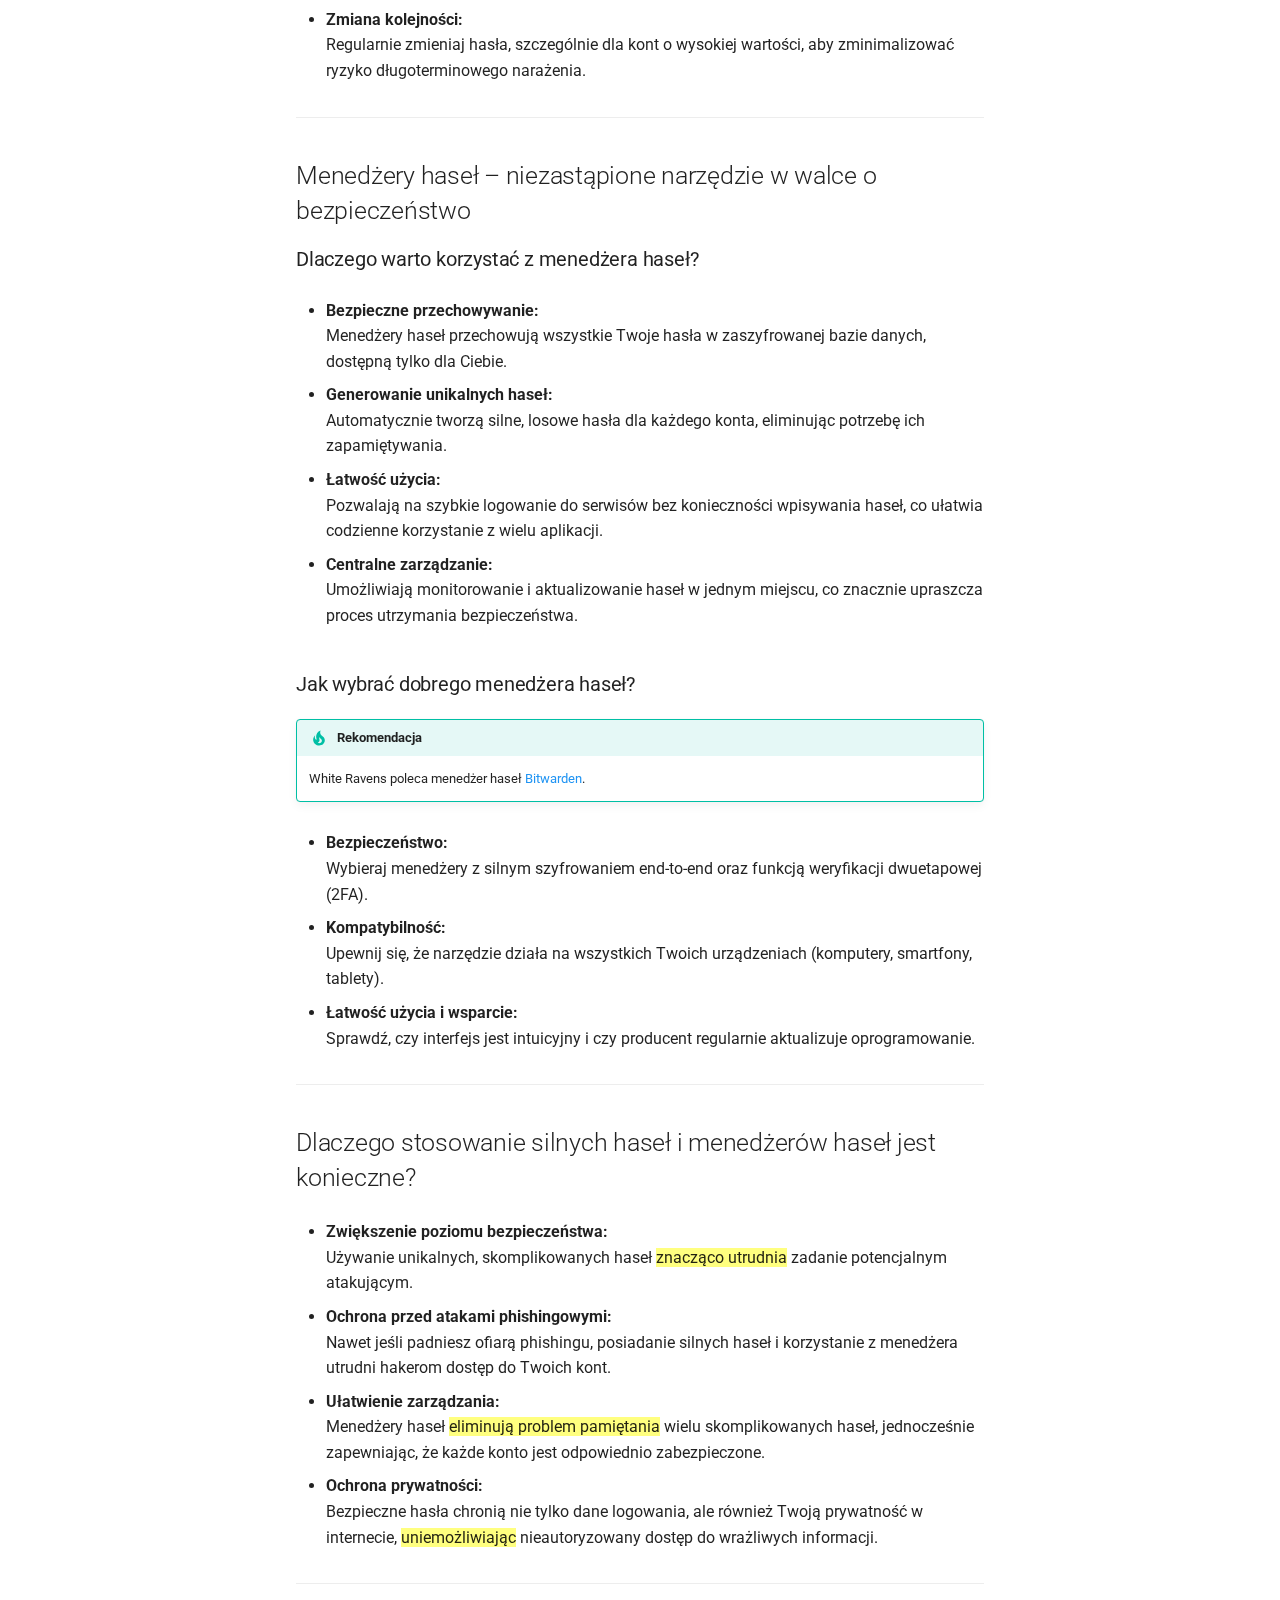
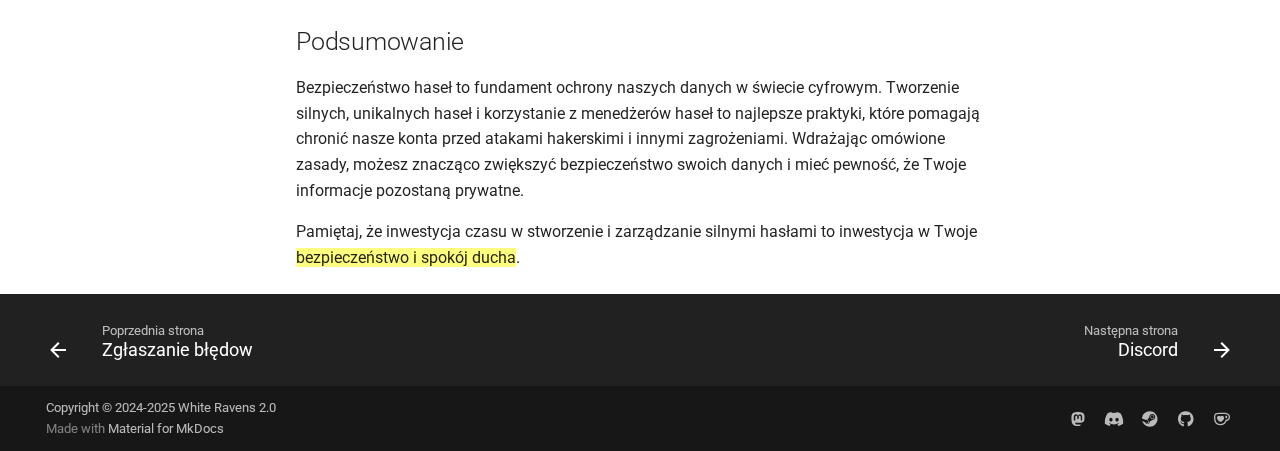
<file: passwordsec/index.html>
<!doctype html>
<html lang="pl" class="no-js">
  <head>
    
      <meta charset="utf-8">
      <meta name="viewport" content="width=device-width,initial-scale=1">
      
      
      
      
        <link rel="prev" href="../bugs/">
      
      
        <link rel="next" href="../discord/">
      
      
      <link rel="icon" href="../images/favicon.png">
      <meta name="generator" content="mkdocs-1.6.1, mkdocs-material-9.6.9">
    
    
      
        <title>Bezpieczeństwo haseł - White Ravens Services Documentation</title>
      
    
    
      <link rel="stylesheet" href="../assets/stylesheets/main.4af4bdda.min.css">
      
        
        <link rel="stylesheet" href="../assets/stylesheets/palette.06af60db.min.css">
      
      


    
    
      
    
    
      
        
        
        <link rel="preconnect" href="https://fonts.gstatic.com" crossorigin>
        <link rel="stylesheet" href="https://fonts.googleapis.com/css?family=Roboto:300,300i,400,400i,700,700i%7CRoboto+Mono:400,400i,700,700i&display=fallback">
        <style>:root{--md-text-font:"Roboto";--md-code-font:"Roboto Mono"}</style>
      
    
    
      <link rel="stylesheet" href="../stylesheets/extra.css">
    
    <script>__md_scope=new URL("..",location),__md_hash=e=>[...e].reduce(((e,_)=>(e<<5)-e+_.charCodeAt(0)),0),__md_get=(e,_=localStorage,t=__md_scope)=>JSON.parse(_.getItem(t.pathname+"."+e)),__md_set=(e,_,t=localStorage,a=__md_scope)=>{try{t.setItem(a.pathname+"."+e,JSON.stringify(_))}catch(e){}}</script>
    
      
  


  <script data-goatcounter="https://wrservices.goatcounter.com/count" async src="//gc.zgo.at/count.js">

 /* var property = "" */
  
    document.addEventListener("DOMContentLoaded", function() {
      location$.subscribe(function(url) {

      })
    })
</script>
  
    <script>"undefined"!=typeof __md_analytics&&__md_analytics()</script>
  

    
    
    
  </head>
  
  
    
    
      
    
    
    
    
    <body dir="ltr" data-md-color-scheme="default" data-md-color-primary="blue" data-md-color-accent="red">
  
    
    <input class="md-toggle" data-md-toggle="drawer" type="checkbox" id="__drawer" autocomplete="off">
    <input class="md-toggle" data-md-toggle="search" type="checkbox" id="__search" autocomplete="off">
    <label class="md-overlay" for="__drawer"></label>
    <div data-md-component="skip">
      
        
        <a href="#bezpieczenstwo-hase-kompleksowy-przewodnik" class="md-skip">
          Przejdź do treści
        </a>
      
    </div>
    <div data-md-component="announce">
      
    </div>
    
    
      

<header class="md-header" data-md-component="header">
  <nav class="md-header__inner md-grid" aria-label="Nagłówek">
    <a href=".." title="White Ravens Services Documentation" class="md-header__button md-logo" aria-label="White Ravens Services Documentation" data-md-component="logo">
      
  
  <svg xmlns="http://www.w3.org/2000/svg" viewBox="0 0 24 24"><path d="M3 1c-1.11 0-2 .89-2 2v11c0 1.11.89 2 2 2h2v-2H3V3h11v2h2V3c0-1.11-.89-2-2-2zm6 6c-1.11 0-2 .89-2 2v2h2V9h2V7zm4 0v2h1v1h2V7zm5 0v2h2v11H9v-2H7v2c0 1.11.89 2 2 2h11c1.11 0 2-.89 2-2V9c0-1.11-.89-2-2-2zm-4 5v2h-2v2h2c1.11 0 2-.89 2-2v-2zm-7 1v3h3v-2H9v-1z"/></svg>

    </a>
    <label class="md-header__button md-icon" for="__drawer">
      
      <svg xmlns="http://www.w3.org/2000/svg" viewBox="0 0 24 24"><path d="M3 6h18v2H3zm0 5h18v2H3zm0 5h18v2H3z"/></svg>
    </label>
    <div class="md-header__title" data-md-component="header-title">
      <div class="md-header__ellipsis">
        <div class="md-header__topic">
          <span class="md-ellipsis">
            White Ravens Services Documentation
          </span>
        </div>
        <div class="md-header__topic" data-md-component="header-topic">
          <span class="md-ellipsis">
            
              Bezpieczeństwo haseł
            
          </span>
        </div>
      </div>
    </div>
    
      
        <form class="md-header__option" data-md-component="palette">
  
    
    
    
    <input class="md-option" data-md-color-media="" data-md-color-scheme="default" data-md-color-primary="blue" data-md-color-accent="red"  aria-label="Tryb dzienny"  type="radio" name="__palette" id="__palette_0">
    
      <label class="md-header__button md-icon" title="Tryb dzienny" for="__palette_1" hidden>
        <svg xmlns="http://www.w3.org/2000/svg" viewBox="0 0 24 24"><path d="M12 8a4 4 0 0 0-4 4 4 4 0 0 0 4 4 4 4 0 0 0 4-4 4 4 0 0 0-4-4m0 10a6 6 0 0 1-6-6 6 6 0 0 1 6-6 6 6 0 0 1 6 6 6 6 0 0 1-6 6m8-9.31V4h-4.69L12 .69 8.69 4H4v4.69L.69 12 4 15.31V20h4.69L12 23.31 15.31 20H20v-4.69L23.31 12z"/></svg>
      </label>
    
  
    
    
    
    <input class="md-option" data-md-color-media="" data-md-color-scheme="slate" data-md-color-primary="teal" data-md-color-accent="deep-orange"  aria-label="Tryb nocny"  type="radio" name="__palette" id="__palette_1">
    
      <label class="md-header__button md-icon" title="Tryb nocny" for="__palette_0" hidden>
        <svg xmlns="http://www.w3.org/2000/svg" viewBox="0 0 24 24"><path d="M12 18c-.89 0-1.74-.2-2.5-.55C11.56 16.5 13 14.42 13 12s-1.44-4.5-3.5-5.45C10.26 6.2 11.11 6 12 6a6 6 0 0 1 6 6 6 6 0 0 1-6 6m8-9.31V4h-4.69L12 .69 8.69 4H4v4.69L.69 12 4 15.31V20h4.69L12 23.31 15.31 20H20v-4.69L23.31 12z"/></svg>
      </label>
    
  
</form>
      
    
    
      <script>var palette=__md_get("__palette");if(palette&&palette.color){if("(prefers-color-scheme)"===palette.color.media){var media=matchMedia("(prefers-color-scheme: light)"),input=document.querySelector(media.matches?"[data-md-color-media='(prefers-color-scheme: light)']":"[data-md-color-media='(prefers-color-scheme: dark)']");palette.color.media=input.getAttribute("data-md-color-media"),palette.color.scheme=input.getAttribute("data-md-color-scheme"),palette.color.primary=input.getAttribute("data-md-color-primary"),palette.color.accent=input.getAttribute("data-md-color-accent")}for(var[key,value]of Object.entries(palette.color))document.body.setAttribute("data-md-color-"+key,value)}</script>
    
    
    
      <label class="md-header__button md-icon" for="__search">
        
        <svg xmlns="http://www.w3.org/2000/svg" viewBox="0 0 24 24"><path d="M9.5 3A6.5 6.5 0 0 1 16 9.5c0 1.61-.59 3.09-1.56 4.23l.27.27h.79l5 5-1.5 1.5-5-5v-.79l-.27-.27A6.52 6.52 0 0 1 9.5 16 6.5 6.5 0 0 1 3 9.5 6.5 6.5 0 0 1 9.5 3m0 2C7 5 5 7 5 9.5S7 14 9.5 14 14 12 14 9.5 12 5 9.5 5"/></svg>
      </label>
      <div class="md-search" data-md-component="search" role="dialog">
  <label class="md-search__overlay" for="__search"></label>
  <div class="md-search__inner" role="search">
    <form class="md-search__form" name="search">
      <input type="text" class="md-search__input" name="query" aria-label="Szukaj" placeholder="Szukaj" autocapitalize="off" autocorrect="off" autocomplete="off" spellcheck="false" data-md-component="search-query" required>
      <label class="md-search__icon md-icon" for="__search">
        
        <svg xmlns="http://www.w3.org/2000/svg" viewBox="0 0 24 24"><path d="M9.5 3A6.5 6.5 0 0 1 16 9.5c0 1.61-.59 3.09-1.56 4.23l.27.27h.79l5 5-1.5 1.5-5-5v-.79l-.27-.27A6.52 6.52 0 0 1 9.5 16 6.5 6.5 0 0 1 3 9.5 6.5 6.5 0 0 1 9.5 3m0 2C7 5 5 7 5 9.5S7 14 9.5 14 14 12 14 9.5 12 5 9.5 5"/></svg>
        
        <svg xmlns="http://www.w3.org/2000/svg" viewBox="0 0 24 24"><path d="M20 11v2H8l5.5 5.5-1.42 1.42L4.16 12l7.92-7.92L13.5 5.5 8 11z"/></svg>
      </label>
      <nav class="md-search__options" aria-label="Szukaj">
        
          <a href="javascript:void(0)" class="md-search__icon md-icon" title="Udostępnij" aria-label="Udostępnij" data-clipboard data-clipboard-text="" data-md-component="search-share" tabindex="-1">
            
            <svg xmlns="http://www.w3.org/2000/svg" viewBox="0 0 24 24"><path d="M18 16.08c-.76 0-1.44.3-1.96.77L8.91 12.7c.05-.23.09-.46.09-.7s-.04-.47-.09-.7l7.05-4.11c.54.5 1.25.81 2.04.81a3 3 0 0 0 3-3 3 3 0 0 0-3-3 3 3 0 0 0-3 3c0 .24.04.47.09.7L8.04 9.81C7.5 9.31 6.79 9 6 9a3 3 0 0 0-3 3 3 3 0 0 0 3 3c.79 0 1.5-.31 2.04-.81l7.12 4.15c-.05.21-.08.43-.08.66 0 1.61 1.31 2.91 2.92 2.91s2.92-1.3 2.92-2.91A2.92 2.92 0 0 0 18 16.08"/></svg>
          </a>
        
        <button type="reset" class="md-search__icon md-icon" title="Wyczyść" aria-label="Wyczyść" tabindex="-1">
          
          <svg xmlns="http://www.w3.org/2000/svg" viewBox="0 0 24 24"><path d="M19 6.41 17.59 5 12 10.59 6.41 5 5 6.41 10.59 12 5 17.59 6.41 19 12 13.41 17.59 19 19 17.59 13.41 12z"/></svg>
        </button>
      </nav>
      
        <div class="md-search__suggest" data-md-component="search-suggest"></div>
      
    </form>
    <div class="md-search__output">
      <div class="md-search__scrollwrap" tabindex="0" data-md-scrollfix>
        <div class="md-search-result" data-md-component="search-result">
          <div class="md-search-result__meta">
            Inicjowanie wyszukiwania
          </div>
          <ol class="md-search-result__list" role="presentation"></ol>
        </div>
      </div>
    </div>
  </div>
</div>
    
    
  </nav>
  
</header>
    
    <div class="md-container" data-md-component="container">
      
      
        
          
            
<nav class="md-tabs" aria-label="Zakładki" data-md-component="tabs">
  <div class="md-grid">
    <ul class="md-tabs__list">
      
        
  
  
  
    <li class="md-tabs__item">
      <a href="https://whiteravens.net" class="md-tabs__link">
        
  
    
  
  White Ravens Home

      </a>
    </li>
  

      
        
  
  
    
  
  
    
    
      
  
  
    
  
  
    
    
      <li class="md-tabs__item md-tabs__item--active">
        <a href=".." class="md-tabs__link">
          
  
    
      <svg xmlns="http://www.w3.org/2000/svg" viewBox="0 0 16 16"><path d="M0 1.75A.75.75 0 0 1 .75 1h4.253c1.227 0 2.317.59 3 1.501A3.74 3.74 0 0 1 11.006 1h4.245a.75.75 0 0 1 .75.75v10.5a.75.75 0 0 1-.75.75h-4.507a2.25 2.25 0 0 0-1.591.659l-.622.621a.75.75 0 0 1-1.06 0l-.622-.621A2.25 2.25 0 0 0 5.258 13H.75a.75.75 0 0 1-.75-.75Zm7.251 10.324.004-5.073-.002-2.253A2.25 2.25 0 0 0 5.003 2.5H1.5v9h3.757a3.75 3.75 0 0 1 1.994.574M8.755 4.75l-.004 7.322a3.75 3.75 0 0 1 1.992-.572H14.5v-9h-3.495a2.25 2.25 0 0 0-2.25 2.25"/></svg>
    
  
  Dokumentacja

        </a>
      </li>
    
  

    
  

      
        
  
  
  
    <li class="md-tabs__item">
      <a href="https://home.wrservices.link" class="md-tabs__link">
        
  
    
  
  Dashboard

      </a>
    </li>
  

      
        
  
  
  
    <li class="md-tabs__item">
      <a href="https://status.wrservices.link" class="md-tabs__link">
        
  
    
  
  Status Usług

      </a>
    </li>
  

      
        
  
  
  
    <li class="md-tabs__item">
      <a href="https://github.com/whiteravens20" class="md-tabs__link">
        
  
    
  
  GitHub

      </a>
    </li>
  

      
    </ul>
  </div>
</nav>
          
        
      
      <main class="md-main" data-md-component="main">
        <div class="md-main__inner md-grid">
          
            
              
              <div class="md-sidebar md-sidebar--primary" data-md-component="sidebar" data-md-type="navigation" >
                <div class="md-sidebar__scrollwrap">
                  <div class="md-sidebar__inner">
                    


  


<nav class="md-nav md-nav--primary md-nav--lifted" aria-label="Nawigacja" data-md-level="0">
  <label class="md-nav__title" for="__drawer">
    <a href=".." title="White Ravens Services Documentation" class="md-nav__button md-logo" aria-label="White Ravens Services Documentation" data-md-component="logo">
      
  
  <svg xmlns="http://www.w3.org/2000/svg" viewBox="0 0 24 24"><path d="M3 1c-1.11 0-2 .89-2 2v11c0 1.11.89 2 2 2h2v-2H3V3h11v2h2V3c0-1.11-.89-2-2-2zm6 6c-1.11 0-2 .89-2 2v2h2V9h2V7zm4 0v2h1v1h2V7zm5 0v2h2v11H9v-2H7v2c0 1.11.89 2 2 2h11c1.11 0 2-.89 2-2V9c0-1.11-.89-2-2-2zm-4 5v2h-2v2h2c1.11 0 2-.89 2-2v-2zm-7 1v3h3v-2H9v-1z"/></svg>

    </a>
    White Ravens Services Documentation
  </label>
  
  <ul class="md-nav__list" data-md-scrollfix>
    
      
      
  
  
  
  
    <li class="md-nav__item">
      <a href="https://whiteravens.net" class="md-nav__link">
        
  
  <span class="md-ellipsis">
    White Ravens Home
    
  </span>
  

      </a>
    </li>
  

    
      
      
  
  
    
  
  
  
    
    
      
        
      
        
      
        
      
    
    
      
        
        
      
      
        
      
    
    
    <li class="md-nav__item md-nav__item--active md-nav__item--section md-nav__item--nested">
      
        
        
        <input class="md-nav__toggle md-toggle " type="checkbox" id="__nav_2" checked>
        
          
          <label class="md-nav__link" for="__nav_2" id="__nav_2_label" tabindex="">
            
  
  <span class="md-ellipsis">
    Dokumentacja
    
  </span>
  

            <span class="md-nav__icon md-icon"></span>
          </label>
        
        <nav class="md-nav" data-md-level="1" aria-labelledby="__nav_2_label" aria-expanded="true">
          <label class="md-nav__title" for="__nav_2">
            <span class="md-nav__icon md-icon"></span>
            Dokumentacja
          </label>
          <ul class="md-nav__list" data-md-scrollfix>
            
              
                
  
  
    
  
  
  
    
    
      
        
          
        
      
        
      
        
      
    
    
      
      
        
          
          
        
      
    
    
    <li class="md-nav__item md-nav__item--active md-nav__item--section md-nav__item--nested">
      
        
        
        <input class="md-nav__toggle md-toggle " type="checkbox" id="__nav_2_1" checked>
        
          
          
          <div class="md-nav__link md-nav__container">
            <a href=".." class="md-nav__link ">
              
  
    <svg xmlns="http://www.w3.org/2000/svg" viewBox="0 0 16 16"><path d="M0 1.75A.75.75 0 0 1 .75 1h4.253c1.227 0 2.317.59 3 1.501A3.74 3.74 0 0 1 11.006 1h4.245a.75.75 0 0 1 .75.75v10.5a.75.75 0 0 1-.75.75h-4.507a2.25 2.25 0 0 0-1.591.659l-.622.621a.75.75 0 0 1-1.06 0l-.622-.621A2.25 2.25 0 0 0 5.258 13H.75a.75.75 0 0 1-.75-.75Zm7.251 10.324.004-5.073-.002-2.253A2.25 2.25 0 0 0 5.003 2.5H1.5v9h3.757a3.75 3.75 0 0 1 1.994.574M8.755 4.75l-.004 7.322a3.75 3.75 0 0 1 1.992-.572H14.5v-9h-3.495a2.25 2.25 0 0 0-2.25 2.25"/></svg>
  
  <span class="md-ellipsis">
    Strona Główna
    
  </span>
  

            </a>
            
              
              <label class="md-nav__link " for="__nav_2_1" id="__nav_2_1_label" tabindex="">
                <span class="md-nav__icon md-icon"></span>
              </label>
            
          </div>
        
        <nav class="md-nav" data-md-level="2" aria-labelledby="__nav_2_1_label" aria-expanded="true">
          <label class="md-nav__title" for="__nav_2_1">
            <span class="md-nav__icon md-icon"></span>
            Strona Główna
          </label>
          <ul class="md-nav__list" data-md-scrollfix>
            
              
            
              
                
  
  
  
  
    <li class="md-nav__item">
      <a href="../bugs/" class="md-nav__link">
        
  
  <span class="md-ellipsis">
    Zgłaszanie błędow
    
  </span>
  

      </a>
    </li>
  

              
            
              
                
  
  
    
  
  
  
    <li class="md-nav__item md-nav__item--active">
      
      <input class="md-nav__toggle md-toggle" type="checkbox" id="__toc">
      
      
        
      
      
        <label class="md-nav__link md-nav__link--active" for="__toc">
          
  
  <span class="md-ellipsis">
    Bezpieczeństwo haseł
    
  </span>
  
    
  
  
    <span class="md-status md-status--new" title="Ostatnio dodane">
    </span>
  

  

          <span class="md-nav__icon md-icon"></span>
        </label>
      
      <a href="./" class="md-nav__link md-nav__link--active">
        
  
  <span class="md-ellipsis">
    Bezpieczeństwo haseł
    
  </span>
  
    
  
  
    <span class="md-status md-status--new" title="Ostatnio dodane">
    </span>
  

  

      </a>
      
        

<nav class="md-nav md-nav--secondary" aria-label="Spis treści">
  
  
  
    
  
  
    <label class="md-nav__title" for="__toc">
      <span class="md-nav__icon md-icon"></span>
      Spis treści
    </label>
    <ul class="md-nav__list" data-md-component="toc" data-md-scrollfix>
      
        <li class="md-nav__item">
  <a href="#dlaczego-bezpieczenstwo-hase-jest-tak-wazne" class="md-nav__link">
    <span class="md-ellipsis">
      Dlaczego bezpieczeństwo haseł jest tak ważne?
    </span>
  </a>
  
</li>
      
        <li class="md-nav__item">
  <a href="#jak-dobierac-silne-hasa" class="md-nav__link">
    <span class="md-ellipsis">
      Jak dobierać silne hasła?
    </span>
  </a>
  
    <nav class="md-nav" aria-label="Jak dobierać silne hasła?">
      <ul class="md-nav__list">
        
          <li class="md-nav__item">
  <a href="#1-zasady-tworzenia-silnych-hase" class="md-nav__link">
    <span class="md-ellipsis">
      1. Zasady tworzenia silnych haseł
    </span>
  </a>
  
</li>
        
          <li class="md-nav__item">
  <a href="#2-techniki-generowania-hase" class="md-nav__link">
    <span class="md-ellipsis">
      2. Techniki generowania haseł
    </span>
  </a>
  
</li>
        
      </ul>
    </nav>
  
</li>
      
        <li class="md-nav__item">
  <a href="#menedzery-hase-niezastapione-narzedzie-w-walce-o-bezpieczenstwo" class="md-nav__link">
    <span class="md-ellipsis">
      Menedżery haseł – niezastąpione narzędzie w walce o bezpieczeństwo
    </span>
  </a>
  
    <nav class="md-nav" aria-label="Menedżery haseł – niezastąpione narzędzie w walce o bezpieczeństwo">
      <ul class="md-nav__list">
        
          <li class="md-nav__item">
  <a href="#dlaczego-warto-korzystac-z-menedzera-hase" class="md-nav__link">
    <span class="md-ellipsis">
      Dlaczego warto korzystać z menedżera haseł?
    </span>
  </a>
  
</li>
        
          <li class="md-nav__item">
  <a href="#jak-wybrac-dobrego-menedzera-hase" class="md-nav__link">
    <span class="md-ellipsis">
      Jak wybrać dobrego menedżera haseł?
    </span>
  </a>
  
</li>
        
      </ul>
    </nav>
  
</li>
      
        <li class="md-nav__item">
  <a href="#dlaczego-stosowanie-silnych-hase-i-menedzerow-hase-jest-konieczne" class="md-nav__link">
    <span class="md-ellipsis">
      Dlaczego stosowanie silnych haseł i menedżerów haseł jest konieczne?
    </span>
  </a>
  
</li>
      
        <li class="md-nav__item">
  <a href="#podsumowanie" class="md-nav__link">
    <span class="md-ellipsis">
      Podsumowanie
    </span>
  </a>
  
</li>
      
    </ul>
  
</nav>
      
    </li>
  

              
            
          </ul>
        </nav>
      
    </li>
  

              
            
              
                
  
  
  
  
    
    
      
        
      
        
      
        
      
    
    
      
      
        
          
          
        
      
    
    
    <li class="md-nav__item md-nav__item--section md-nav__item--nested">
      
        
        
        <input class="md-nav__toggle md-toggle " type="checkbox" id="__nav_2_2" >
        
          
          <label class="md-nav__link" for="__nav_2_2" id="__nav_2_2_label" tabindex="">
            
  
  <span class="md-ellipsis">
    Social
    
  </span>
  

            <span class="md-nav__icon md-icon"></span>
          </label>
        
        <nav class="md-nav" data-md-level="2" aria-labelledby="__nav_2_2_label" aria-expanded="false">
          <label class="md-nav__title" for="__nav_2_2">
            <span class="md-nav__icon md-icon"></span>
            Social
          </label>
          <ul class="md-nav__list" data-md-scrollfix>
            
              
                
  
  
  
  
    <li class="md-nav__item">
      <a href="../discord/" class="md-nav__link">
        
  
  <span class="md-ellipsis">
    Discord
    
  </span>
  

      </a>
    </li>
  

              
            
              
                
  
  
  
  
    <li class="md-nav__item">
      <a href="../mastodon/" class="md-nav__link">
        
  
  <span class="md-ellipsis">
    Mastodon
    
  </span>
  

      </a>
    </li>
  

              
            
              
                
  
  
  
  
    <li class="md-nav__item">
      <a href="../steam/" class="md-nav__link">
        
  
  <span class="md-ellipsis">
    Steam
    
  </span>
  

      </a>
    </li>
  

              
            
          </ul>
        </nav>
      
    </li>
  

              
            
              
                
  
  
  
  
    
    
      
        
      
        
      
        
      
        
      
        
      
        
      
    
    
      
      
        
          
          
        
      
    
    
    <li class="md-nav__item md-nav__item--section md-nav__item--nested">
      
        
        
        <input class="md-nav__toggle md-toggle " type="checkbox" id="__nav_2_3" >
        
          
          <label class="md-nav__link" for="__nav_2_3" id="__nav_2_3_label" tabindex="">
            
  
  <span class="md-ellipsis">
    Usługi White Ravens
    
  </span>
  

            <span class="md-nav__icon md-icon"></span>
          </label>
        
        <nav class="md-nav" data-md-level="2" aria-labelledby="__nav_2_3_label" aria-expanded="false">
          <label class="md-nav__title" for="__nav_2_3">
            <span class="md-nav__icon md-icon"></span>
            Usługi White Ravens
          </label>
          <ul class="md-nav__list" data-md-scrollfix>
            
              
                
  
  
  
  
    <li class="md-nav__item">
      <a href="../chat/" class="md-nav__link">
        
  
  <span class="md-ellipsis">
    Element Chat
    
  </span>
  

      </a>
    </li>
  

              
            
              
                
  
  
  
  
    <li class="md-nav__item">
      <a href="../search/" class="md-nav__link">
        
  
  <span class="md-ellipsis">
    Metawyszukiwarka
    
  </span>
  

      </a>
    </li>
  

              
            
              
                
  
  
  
  
    <li class="md-nav__item">
      <a href="../fileshare/" class="md-nav__link">
        
  
  <span class="md-ellipsis">
    Filesharing
    
  </span>
  

      </a>
    </li>
  

              
            
              
                
  
  
  
  
    <li class="md-nav__item">
      <a href="../pastebin/" class="md-nav__link">
        
  
  <span class="md-ellipsis">
    Pastebin
    
  </span>
  

      </a>
    </li>
  

              
            
              
                
  
  
  
  
    <li class="md-nav__item">
      <a href="../invidious/" class="md-nav__link">
        
  
  <span class="md-ellipsis">
    Invidious
    
  </span>
  

      </a>
    </li>
  

              
            
              
                
  
  
  
  
    <li class="md-nav__item">
      <a href="../habitica/" class="md-nav__link">
        
  
  <span class="md-ellipsis">
    Habitica
    
  </span>
  
    
  
  
    <span class="md-status md-status--new" title="Ostatnio dodane">
    </span>
  

  

      </a>
    </li>
  

              
            
          </ul>
        </nav>
      
    </li>
  

              
            
          </ul>
        </nav>
      
    </li>
  

    
      
      
  
  
  
  
    <li class="md-nav__item">
      <a href="https://home.wrservices.link" class="md-nav__link">
        
  
  <span class="md-ellipsis">
    Dashboard
    
  </span>
  

      </a>
    </li>
  

    
      
      
  
  
  
  
    <li class="md-nav__item">
      <a href="https://status.wrservices.link" class="md-nav__link">
        
  
  <span class="md-ellipsis">
    Status Usług
    
  </span>
  

      </a>
    </li>
  

    
      
      
  
  
  
  
    <li class="md-nav__item">
      <a href="https://github.com/whiteravens20" class="md-nav__link">
        
  
  <span class="md-ellipsis">
    GitHub
    
  </span>
  

      </a>
    </li>
  

    
  </ul>
</nav>
                  </div>
                </div>
              </div>
            
            
              
              <div class="md-sidebar md-sidebar--secondary" data-md-component="sidebar" data-md-type="toc" >
                <div class="md-sidebar__scrollwrap">
                  <div class="md-sidebar__inner">
                    

<nav class="md-nav md-nav--secondary" aria-label="Spis treści">
  
  
  
    
  
  
    <label class="md-nav__title" for="__toc">
      <span class="md-nav__icon md-icon"></span>
      Spis treści
    </label>
    <ul class="md-nav__list" data-md-component="toc" data-md-scrollfix>
      
        <li class="md-nav__item">
  <a href="#dlaczego-bezpieczenstwo-hase-jest-tak-wazne" class="md-nav__link">
    <span class="md-ellipsis">
      Dlaczego bezpieczeństwo haseł jest tak ważne?
    </span>
  </a>
  
</li>
      
        <li class="md-nav__item">
  <a href="#jak-dobierac-silne-hasa" class="md-nav__link">
    <span class="md-ellipsis">
      Jak dobierać silne hasła?
    </span>
  </a>
  
    <nav class="md-nav" aria-label="Jak dobierać silne hasła?">
      <ul class="md-nav__list">
        
          <li class="md-nav__item">
  <a href="#1-zasady-tworzenia-silnych-hase" class="md-nav__link">
    <span class="md-ellipsis">
      1. Zasady tworzenia silnych haseł
    </span>
  </a>
  
</li>
        
          <li class="md-nav__item">
  <a href="#2-techniki-generowania-hase" class="md-nav__link">
    <span class="md-ellipsis">
      2. Techniki generowania haseł
    </span>
  </a>
  
</li>
        
      </ul>
    </nav>
  
</li>
      
        <li class="md-nav__item">
  <a href="#menedzery-hase-niezastapione-narzedzie-w-walce-o-bezpieczenstwo" class="md-nav__link">
    <span class="md-ellipsis">
      Menedżery haseł – niezastąpione narzędzie w walce o bezpieczeństwo
    </span>
  </a>
  
    <nav class="md-nav" aria-label="Menedżery haseł – niezastąpione narzędzie w walce o bezpieczeństwo">
      <ul class="md-nav__list">
        
          <li class="md-nav__item">
  <a href="#dlaczego-warto-korzystac-z-menedzera-hase" class="md-nav__link">
    <span class="md-ellipsis">
      Dlaczego warto korzystać z menedżera haseł?
    </span>
  </a>
  
</li>
        
          <li class="md-nav__item">
  <a href="#jak-wybrac-dobrego-menedzera-hase" class="md-nav__link">
    <span class="md-ellipsis">
      Jak wybrać dobrego menedżera haseł?
    </span>
  </a>
  
</li>
        
      </ul>
    </nav>
  
</li>
      
        <li class="md-nav__item">
  <a href="#dlaczego-stosowanie-silnych-hase-i-menedzerow-hase-jest-konieczne" class="md-nav__link">
    <span class="md-ellipsis">
      Dlaczego stosowanie silnych haseł i menedżerów haseł jest konieczne?
    </span>
  </a>
  
</li>
      
        <li class="md-nav__item">
  <a href="#podsumowanie" class="md-nav__link">
    <span class="md-ellipsis">
      Podsumowanie
    </span>
  </a>
  
</li>
      
    </ul>
  
</nav>
                  </div>
                </div>
              </div>
            
          
          
            <div class="md-content" data-md-component="content">
              <article class="md-content__inner md-typeset">
                
                  



<h1 id="bezpieczenstwo-hase-kompleksowy-przewodnik">Bezpieczeństwo Haseł: Kompleksowy Przewodnik<a class="headerlink" href="#bezpieczenstwo-hase-kompleksowy-przewodnik" title="Permanent link">&para;</a></h1>
<p>W dzisiejszym cyfrowym świecie hasła stanowią pierwszą linię obrony przed nieautoryzowanym dostępem do naszych kont i danych. Niniejszy przewodnik wyczerpująco omawia zasady tworzenia silnych haseł, rolę menedżerów haseł oraz dlaczego stosowanie odpowiednich metod zabezpieczenia jest <mark class="critic">niezbędne</mark>.</p>
<hr />
<h2 id="dlaczego-bezpieczenstwo-hase-jest-tak-wazne">Dlaczego bezpieczeństwo haseł jest tak ważne?<a class="headerlink" href="#dlaczego-bezpieczenstwo-hase-jest-tak-wazne" title="Permanent link">&para;</a></h2>
<ul>
<li>
<p><strong>Ochrona danych osobowych:</strong><br />
  Słabe lub powtarzane hasła narażają nasze konta na ataki, co może prowadzić do kradzieży tożsamości i wycieku poufnych informacji.</p>
</li>
<li>
<p><strong>Ataki hakerskie:</strong><br />
  Wykorzystanie prostych haseł ułatwia cyberprzestępcom włamanie się do systemów, co może skutkować utratą pieniędzy, danych czy reputacji.</p>
</li>
<li>
<p><strong>Różnorodność usług:</strong><br />
  Użytkownicy posiadają konta w wielu serwisach. Każde z nich wymaga unikalnego hasła, aby potencjalne naruszenie jednego konta nie zagrażało bezpieczeństwu pozostałych.</p>
</li>
</ul>
<hr />
<h2 id="jak-dobierac-silne-hasa">Jak dobierać silne hasła?<a class="headerlink" href="#jak-dobierac-silne-hasa" title="Permanent link">&para;</a></h2>
<h3 id="1-zasady-tworzenia-silnych-hase">1. Zasady tworzenia silnych haseł<a class="headerlink" href="#1-zasady-tworzenia-silnych-hase" title="Permanent link">&para;</a></h3>
<ul>
<li>
<p><strong>Długość:</strong><br />
  Im dłuższe hasło, tym trudniejsze do złamania. Zaleca się, aby hasło miało co najmniej 12-16 znaków.</p>
</li>
<li>
<p><strong>Złożoność:</strong><br />
  Używaj kombinacji wielkich i małych liter, cyfr oraz znaków specjalnych (np. !, @, #, $, %, ^, &amp;).</p>
</li>
<li>
<p><strong>Unikalność:</strong><br />
  Każde konto powinno mieć unikalne hasło. Nigdy nie używaj tego samego hasła do różnych usług.</p>
</li>
<li>
<p><strong>Brak oczywistych wzorców:</strong><br />
  Unikaj łatwych do odgadnięcia sekwencji (np. "123456", "qwerty", "password") oraz informacji osobistych, takich jak imię, data urodzenia czy nazwa ulubionego zespołu.</p>
</li>
</ul>
<h3 id="2-techniki-generowania-hase">2. Techniki generowania haseł<a class="headerlink" href="#2-techniki-generowania-hase" title="Permanent link">&para;</a></h3>
<ul>
<li><strong>Losowy generator haseł:</strong><br />
  Korzystaj z narzędzi online lub wbudowanych funkcji w menedżerach haseł, które automatycznie tworzą losowe, silne hasła.</li>
</ul>
<div class="admonition tip">
<p class="admonition-title">Generator haseł online</p>
<p>Darmowy <a href="https://bitwarden.com/password-generator/#password-generator">generator</a> losowych haseł Bitwarden.</p>
</div>
<ul>
<li>
<p><strong>Metoda fraz:</strong><br />
  Możesz użyć kombinacji kilku losowych słów, łącząc je z cyframi i znakami specjalnymi. Przykładowo: <code>Zima!Królestwo3Drzewo</code>.</p>
</li>
<li>
<p><strong>Zmiana kolejności:</strong><br />
  Regularnie zmieniaj hasła, szczególnie dla kont o wysokiej wartości, aby zminimalizować ryzyko długoterminowego narażenia.</p>
</li>
</ul>
<hr />
<h2 id="menedzery-hase-niezastapione-narzedzie-w-walce-o-bezpieczenstwo">Menedżery haseł – niezastąpione narzędzie w walce o bezpieczeństwo<a class="headerlink" href="#menedzery-hase-niezastapione-narzedzie-w-walce-o-bezpieczenstwo" title="Permanent link">&para;</a></h2>
<h3 id="dlaczego-warto-korzystac-z-menedzera-hase">Dlaczego warto korzystać z menedżera haseł?<a class="headerlink" href="#dlaczego-warto-korzystac-z-menedzera-hase" title="Permanent link">&para;</a></h3>
<ul>
<li>
<p><strong>Bezpieczne przechowywanie:</strong><br />
  Menedżery haseł przechowują wszystkie Twoje hasła w zaszyfrowanej bazie danych, dostępną tylko dla Ciebie.</p>
</li>
<li>
<p><strong>Generowanie unikalnych haseł:</strong><br />
  Automatycznie tworzą silne, losowe hasła dla każdego konta, eliminując potrzebę ich zapamiętywania.</p>
</li>
<li>
<p><strong>Łatwość użycia:</strong><br />
  Pozwalają na szybkie logowanie do serwisów bez konieczności wpisywania haseł, co ułatwia codzienne korzystanie z wielu aplikacji.</p>
</li>
<li>
<p><strong>Centralne zarządzanie:</strong><br />
  Umożliwiają monitorowanie i aktualizowanie haseł w jednym miejscu, co znacznie upraszcza proces utrzymania bezpieczeństwa.</p>
</li>
</ul>
<h3 id="jak-wybrac-dobrego-menedzera-hase">Jak wybrać dobrego menedżera haseł?<a class="headerlink" href="#jak-wybrac-dobrego-menedzera-hase" title="Permanent link">&para;</a></h3>
<div class="admonition tip">
<p class="admonition-title">Rekomendacja</p>
<p>White Ravens poleca menedżer haseł <a href="https://bitwarden.com/">Bitwarden</a>.</p>
</div>
<ul>
<li>
<p><strong>Bezpieczeństwo:</strong><br />
  Wybieraj menedżery z silnym szyfrowaniem end-to-end oraz funkcją weryfikacji dwuetapowej (2FA).</p>
</li>
<li>
<p><strong>Kompatybilność:</strong><br />
  Upewnij się, że narzędzie działa na wszystkich Twoich urządzeniach (komputery, smartfony, tablety).</p>
</li>
<li>
<p><strong>Łatwość użycia i wsparcie:</strong><br />
  Sprawdź, czy interfejs jest intuicyjny i czy producent regularnie aktualizuje oprogramowanie.</p>
</li>
</ul>
<hr />
<h2 id="dlaczego-stosowanie-silnych-hase-i-menedzerow-hase-jest-konieczne">Dlaczego stosowanie silnych haseł i menedżerów haseł jest konieczne?<a class="headerlink" href="#dlaczego-stosowanie-silnych-hase-i-menedzerow-hase-jest-konieczne" title="Permanent link">&para;</a></h2>
<ul>
<li>
<p><strong>Zwiększenie poziomu bezpieczeństwa:</strong><br />
  Używanie unikalnych, skomplikowanych haseł <mark class="critic">znacząco utrudnia</mark> zadanie potencjalnym atakującym.</p>
</li>
<li>
<p><strong>Ochrona przed atakami phishingowymi:</strong><br />
  Nawet jeśli padniesz ofiarą phishingu, posiadanie silnych haseł i korzystanie z menedżera utrudni hakerom dostęp do Twoich kont.</p>
</li>
<li>
<p><strong>Ułatwienie zarządzania:</strong><br />
  Menedżery haseł <mark class="critic">eliminują problem pamiętania</mark> wielu skomplikowanych haseł, jednocześnie zapewniając, że każde konto jest odpowiednio zabezpieczone.</p>
</li>
<li>
<p><strong>Ochrona prywatności:</strong><br />
  Bezpieczne hasła chronią nie tylko dane logowania, ale również Twoją prywatność w internecie, <mark class="critic">uniemożliwiając</mark> nieautoryzowany dostęp do wrażliwych informacji.</p>
</li>
</ul>
<hr />
<h2 id="podsumowanie">Podsumowanie<a class="headerlink" href="#podsumowanie" title="Permanent link">&para;</a></h2>
<p>Bezpieczeństwo haseł to fundament ochrony naszych danych w świecie cyfrowym. Tworzenie silnych, unikalnych haseł i korzystanie z menedżerów haseł to najlepsze praktyki, które pomagają chronić nasze konta przed atakami hakerskimi i innymi zagrożeniami. Wdrażając omówione zasady, możesz znacząco zwiększyć bezpieczeństwo swoich danych i mieć pewność, że Twoje informacje pozostaną prywatne.</p>
<p>Pamiętaj, że inwestycja czasu w stworzenie i zarządzanie silnymi hasłami to inwestycja w Twoje <mark class="critic">bezpieczeństwo i spokój ducha</mark>.</p>







  
  



  




                
              </article>
            </div>
          
          
  <script>var tabs=__md_get("__tabs");if(Array.isArray(tabs))e:for(var set of document.querySelectorAll(".tabbed-set")){var labels=set.querySelector(".tabbed-labels");for(var tab of tabs)for(var label of labels.getElementsByTagName("label"))if(label.innerText.trim()===tab){var input=document.getElementById(label.htmlFor);input.checked=!0;continue e}}</script>

<script>var target=document.getElementById(location.hash.slice(1));target&&target.name&&(target.checked=target.name.startsWith("__tabbed_"))</script>
        </div>
        
          <button type="button" class="md-top md-icon" data-md-component="top" hidden>
  
  <svg xmlns="http://www.w3.org/2000/svg" viewBox="0 0 24 24"><path d="M13 20h-2V8l-5.5 5.5-1.42-1.42L12 4.16l7.92 7.92-1.42 1.42L13 8z"/></svg>
  Powrót do góry
</button>
        
      </main>
      
        <footer class="md-footer">
  
    
      
      <nav class="md-footer__inner md-grid" aria-label="Stopka" >
        
          
          <a href="../bugs/" class="md-footer__link md-footer__link--prev" aria-label="Poprzednia strona: Zgłaszanie błędow">
            <div class="md-footer__button md-icon">
              
              <svg xmlns="http://www.w3.org/2000/svg" viewBox="0 0 24 24"><path d="M20 11v2H8l5.5 5.5-1.42 1.42L4.16 12l7.92-7.92L13.5 5.5 8 11z"/></svg>
            </div>
            <div class="md-footer__title">
              <span class="md-footer__direction">
                Poprzednia strona
              </span>
              <div class="md-ellipsis">
                Zgłaszanie błędow
              </div>
            </div>
          </a>
        
        
          
          <a href="../discord/" class="md-footer__link md-footer__link--next" aria-label="Następna strona: Discord">
            <div class="md-footer__title">
              <span class="md-footer__direction">
                Następna strona
              </span>
              <div class="md-ellipsis">
                Discord
              </div>
            </div>
            <div class="md-footer__button md-icon">
              
              <svg xmlns="http://www.w3.org/2000/svg" viewBox="0 0 24 24"><path d="M4 11v2h12l-5.5 5.5 1.42 1.42L19.84 12l-7.92-7.92L10.5 5.5 16 11z"/></svg>
            </div>
          </a>
        
      </nav>
    
  
  <div class="md-footer-meta md-typeset">
    <div class="md-footer-meta__inner md-grid">
      <div class="md-copyright">
  
    <div class="md-copyright__highlight">
      Copyright &copy; 2024-2025 White Ravens 2.0
    </div>
  
  
    Made with
    <a href="https://squidfunk.github.io/mkdocs-material/" target="_blank" rel="noopener">
      Material for MkDocs
    </a>
  
</div>
      
        <div class="md-social">
  
    
    
      
    
    
    
      
      
    
    <a href="https://mastodon.social/@whiteravens" target="_blank" rel="noopener me" title="mastodon.social" class="md-social__link">
      <svg xmlns="http://www.w3.org/2000/svg" viewBox="0 0 448 512"><!--! Font Awesome Free 6.7.2 by @fontawesome - https://fontawesome.com License - https://fontawesome.com/license/free (Icons: CC BY 4.0, Fonts: SIL OFL 1.1, Code: MIT License) Copyright 2024 Fonticons, Inc.--><path d="M433 179.11c0-97.2-63.71-125.7-63.71-125.7-62.52-28.7-228.56-28.4-290.48 0 0 0-63.72 28.5-63.72 125.7 0 115.7-6.6 259.4 105.63 289.1 40.51 10.7 75.32 13 103.33 11.4 50.81-2.8 79.32-18.1 79.32-18.1l-1.7-36.9s-36.31 11.4-77.12 10.1c-40.41-1.4-83-4.4-89.63-54a102.5 102.5 0 0 1-.9-13.9c85.63 20.9 158.65 9.1 178.75 6.7 56.12-6.7 105-41.3 111.23-72.9 9.8-49.8 9-121.5 9-121.5m-75.12 125.2h-46.63v-114.2c0-49.7-64-51.6-64 6.9v62.5h-46.33V197c0-58.5-64-56.6-64-6.9v114.2H90.19c0-122.1-5.2-147.9 18.41-175 25.9-28.9 79.82-30.8 103.83 6.1l11.6 19.5 11.6-19.5c24.11-37.1 78.12-34.8 103.83-6.1 23.71 27.3 18.4 53 18.4 175z"/></svg>
    </a>
  
    
    
    
    
      
      
    
    <a href="https://discord.gg/5JMk8Z4" target="_blank" rel="noopener" title="discord.gg" class="md-social__link">
      <svg xmlns="http://www.w3.org/2000/svg" viewBox="0 0 640 512"><!--! Font Awesome Free 6.7.2 by @fontawesome - https://fontawesome.com License - https://fontawesome.com/license/free (Icons: CC BY 4.0, Fonts: SIL OFL 1.1, Code: MIT License) Copyright 2024 Fonticons, Inc.--><path d="M524.531 69.836a1.5 1.5 0 0 0-.764-.7A485 485 0 0 0 404.081 32.03a1.82 1.82 0 0 0-1.923.91 338 338 0 0 0-14.9 30.6 447.9 447.9 0 0 0-134.426 0 310 310 0 0 0-15.135-30.6 1.89 1.89 0 0 0-1.924-.91 483.7 483.7 0 0 0-119.688 37.107 1.7 1.7 0 0 0-.788.676C39.068 183.651 18.186 294.69 28.43 404.354a2.02 2.02 0 0 0 .765 1.375 487.7 487.7 0 0 0 146.825 74.189 1.9 1.9 0 0 0 2.063-.676A348 348 0 0 0 208.12 430.4a1.86 1.86 0 0 0-1.019-2.588 321 321 0 0 1-45.868-21.853 1.885 1.885 0 0 1-.185-3.126 251 251 0 0 0 9.109-7.137 1.82 1.82 0 0 1 1.9-.256c96.229 43.917 200.41 43.917 295.5 0a1.81 1.81 0 0 1 1.924.233 235 235 0 0 0 9.132 7.16 1.884 1.884 0 0 1-.162 3.126 301.4 301.4 0 0 1-45.89 21.83 1.875 1.875 0 0 0-1 2.611 391 391 0 0 0 30.014 48.815 1.86 1.86 0 0 0 2.063.7A486 486 0 0 0 610.7 405.729a1.88 1.88 0 0 0 .765-1.352c12.264-126.783-20.532-236.912-86.934-334.541M222.491 337.58c-28.972 0-52.844-26.587-52.844-59.239s23.409-59.241 52.844-59.241c29.665 0 53.306 26.82 52.843 59.239 0 32.654-23.41 59.241-52.843 59.241m195.38 0c-28.971 0-52.843-26.587-52.843-59.239s23.409-59.241 52.843-59.241c29.667 0 53.307 26.82 52.844 59.239 0 32.654-23.177 59.241-52.844 59.241"/></svg>
    </a>
  
    
    
    
    
      
      
    
    <a href="https://steamcommunity.com/groups/whiteravensgaming" target="_blank" rel="noopener" title="steamcommunity.com" class="md-social__link">
      <svg xmlns="http://www.w3.org/2000/svg" viewBox="0 0 496 512"><!--! Font Awesome Free 6.7.2 by @fontawesome - https://fontawesome.com License - https://fontawesome.com/license/free (Icons: CC BY 4.0, Fonts: SIL OFL 1.1, Code: MIT License) Copyright 2024 Fonticons, Inc.--><path d="M496 256c0 137-111.2 248-248.4 248-113.8 0-209.6-76.3-239-180.4l95.2 39.3c6.4 32.1 34.9 56.4 68.9 56.4 39.2 0 71.9-32.4 70.2-73.5l84.5-60.2c52.1 1.3 95.8-40.9 95.8-93.5 0-51.6-42-93.5-93.7-93.5s-93.7 42-93.7 93.5v1.2L176.6 279c-15.5-.9-30.7 3.4-43.5 12.1L0 236.1C10.2 108.4 117.1 8 247.6 8 384.8 8 496 119 496 256M155.7 384.3l-30.5-12.6a52.8 52.8 0 0 0 27.2 25.8c26.9 11.2 57.8-1.6 69-28.4 5.4-13 5.5-27.3.1-40.3S206 305.6 193 300.2c-12.9-5.4-26.7-5.2-38.9-.6l31.5 13c19.8 8.2 29.2 30.9 20.9 50.7-8.3 19.9-31 29.2-50.8 21m173.8-129.9c-34.4 0-62.4-28-62.4-62.3s28-62.3 62.4-62.3 62.4 28 62.4 62.3-27.9 62.3-62.4 62.3m.1-15.6c25.9 0 46.9-21 46.9-46.8 0-25.9-21-46.8-46.9-46.8s-46.9 21-46.9 46.8c.1 25.8 21.1 46.8 46.9 46.8"/></svg>
    </a>
  
    
    
    
    
      
      
    
    <a href="https://github.com/whiteravens20" target="_blank" rel="noopener" title="github.com" class="md-social__link">
      <svg xmlns="http://www.w3.org/2000/svg" viewBox="0 0 496 512"><!--! Font Awesome Free 6.7.2 by @fontawesome - https://fontawesome.com License - https://fontawesome.com/license/free (Icons: CC BY 4.0, Fonts: SIL OFL 1.1, Code: MIT License) Copyright 2024 Fonticons, Inc.--><path d="M165.9 397.4c0 2-2.3 3.6-5.2 3.6-3.3.3-5.6-1.3-5.6-3.6 0-2 2.3-3.6 5.2-3.6 3-.3 5.6 1.3 5.6 3.6m-31.1-4.5c-.7 2 1.3 4.3 4.3 4.9 2.6 1 5.6 0 6.2-2s-1.3-4.3-4.3-5.2c-2.6-.7-5.5.3-6.2 2.3m44.2-1.7c-2.9.7-4.9 2.6-4.6 4.9.3 2 2.9 3.3 5.9 2.6 2.9-.7 4.9-2.6 4.6-4.6-.3-1.9-3-3.2-5.9-2.9M244.8 8C106.1 8 0 113.3 0 252c0 110.9 69.8 205.8 169.5 239.2 12.8 2.3 17.3-5.6 17.3-12.1 0-6.2-.3-40.4-.3-61.4 0 0-70 15-84.7-29.8 0 0-11.4-29.1-27.8-36.6 0 0-22.9-15.7 1.6-15.4 0 0 24.9 2 38.6 25.8 21.9 38.6 58.6 27.5 72.9 20.9 2.3-16 8.8-27.1 16-33.7-55.9-6.2-112.3-14.3-112.3-110.5 0-27.5 7.6-41.3 23.6-58.9-2.6-6.5-11.1-33.3 2.6-67.9 20.9-6.5 69 27 69 27 20-5.6 41.5-8.5 62.8-8.5s42.8 2.9 62.8 8.5c0 0 48.1-33.6 69-27 13.7 34.7 5.2 61.4 2.6 67.9 16 17.7 25.8 31.5 25.8 58.9 0 96.5-58.9 104.2-114.8 110.5 9.2 7.9 17 22.9 17 46.4 0 33.7-.3 75.4-.3 83.6 0 6.5 4.6 14.4 17.3 12.1C428.2 457.8 496 362.9 496 252 496 113.3 383.5 8 244.8 8M97.2 352.9c-1.3 1-1 3.3.7 5.2 1.6 1.6 3.9 2.3 5.2 1 1.3-1 1-3.3-.7-5.2-1.6-1.6-3.9-2.3-5.2-1m-10.8-8.1c-.7 1.3.3 2.9 2.3 3.9 1.6 1 3.6.7 4.3-.7.7-1.3-.3-2.9-2.3-3.9-2-.6-3.6-.3-4.3.7m32.4 35.6c-1.6 1.3-1 4.3 1.3 6.2 2.3 2.3 5.2 2.6 6.5 1 1.3-1.3.7-4.3-1.3-6.2-2.2-2.3-5.2-2.6-6.5-1m-11.4-14.7c-1.6 1-1.6 3.6 0 5.9s4.3 3.3 5.6 2.3c1.6-1.3 1.6-3.9 0-6.2-1.4-2.3-4-3.3-5.6-2"/></svg>
    </a>
  
    
    
    
    
      
      
    
    <a href="https://ko-fi.com/N4N4E0LR2" target="_blank" rel="noopener" title="ko-fi.com" class="md-social__link">
      <svg xmlns="http://www.w3.org/2000/svg" viewBox="0 0 24 24"><path d="M11.351 2.715c-2.7 0-4.986.025-6.83.26C2.078 3.285 0 5.154 0 8.61c0 3.506.182 6.13 1.585 8.493 1.584 2.701 4.233 4.182 7.662 4.182h.83c4.209 0 6.494-2.234 7.637-4a9.5 9.5 0 0 0 1.091-2.338C21.792 14.688 24 12.22 24 9.208v-.415c0-3.247-2.13-5.507-5.792-5.87-1.558-.156-2.65-.208-6.857-.208m0 1.947c4.208 0 5.09.052 6.571.182 2.624.311 4.13 1.584 4.13 4v.39c0 2.156-1.792 3.844-3.87 3.844h-.935l-.156.649c-.208 1.013-.597 1.818-1.039 2.546-.909 1.428-2.545 3.064-5.922 3.064h-.805c-2.571 0-4.831-.883-6.078-3.195-1.09-2-1.298-4.155-1.298-7.506 0-2.181.857-3.402 3.012-3.714 1.533-.233 3.559-.26 6.39-.26m6.547 2.287c-.416 0-.65.234-.65.546v2.935c0 .311.234.545.65.545 1.324 0 2.051-.754 2.051-2s-.727-2.026-2.052-2.026m-10.39.182c-1.818 0-3.013 1.48-3.013 3.142 0 1.533.858 2.857 1.949 3.897.727.701 1.87 1.429 2.649 1.896a1.47 1.47 0 0 0 1.507 0c.78-.467 1.922-1.195 2.623-1.896 1.117-1.039 1.974-2.364 1.974-3.897 0-1.662-1.247-3.142-3.039-3.142-1.065 0-1.792.545-2.338 1.298-.493-.753-1.246-1.298-2.312-1.298"/></svg>
    </a>
  
</div>
      
    </div>
  </div>
</footer>
      
    </div>
    <div class="md-dialog" data-md-component="dialog">
      <div class="md-dialog__inner md-typeset"></div>
    </div>
    
    
    <script id="__config" type="application/json">{"base": "..", "features": ["content.code.annotate", "content.code.copy", "content.tabs.link", "navigation.footer", "navigation.indexes", "navigation.sections", "navigation.tabs", "navigation.top", "navigation.tracking", "search.highlight", "search.share", "search.suggest"], "search": "../assets/javascripts/workers/search.f8cc74c7.min.js", "translations": {"clipboard.copied": "Skopiowano do schowka", "clipboard.copy": "Kopiuj do schowka", "search.result.more.one": "1 wi\u0119cej na tej stronie", "search.result.more.other": "# wi\u0119cej na tej stronie", "search.result.none": "Brak wynik\u00f3w wyszukiwania", "search.result.one": "Wyniki wyszukiwania: 1", "search.result.other": "Wyniki wyszukiwania: #", "search.result.placeholder": "Zacznij pisa\u0107, aby szuka\u0107", "search.result.term.missing": "Brak", "select.version": "Wybierz wersj\u0119"}}</script>
    
    
      <script src="../assets/javascripts/bundle.c8b220af.min.js"></script>
      
    
  </body>
</html>
</file>
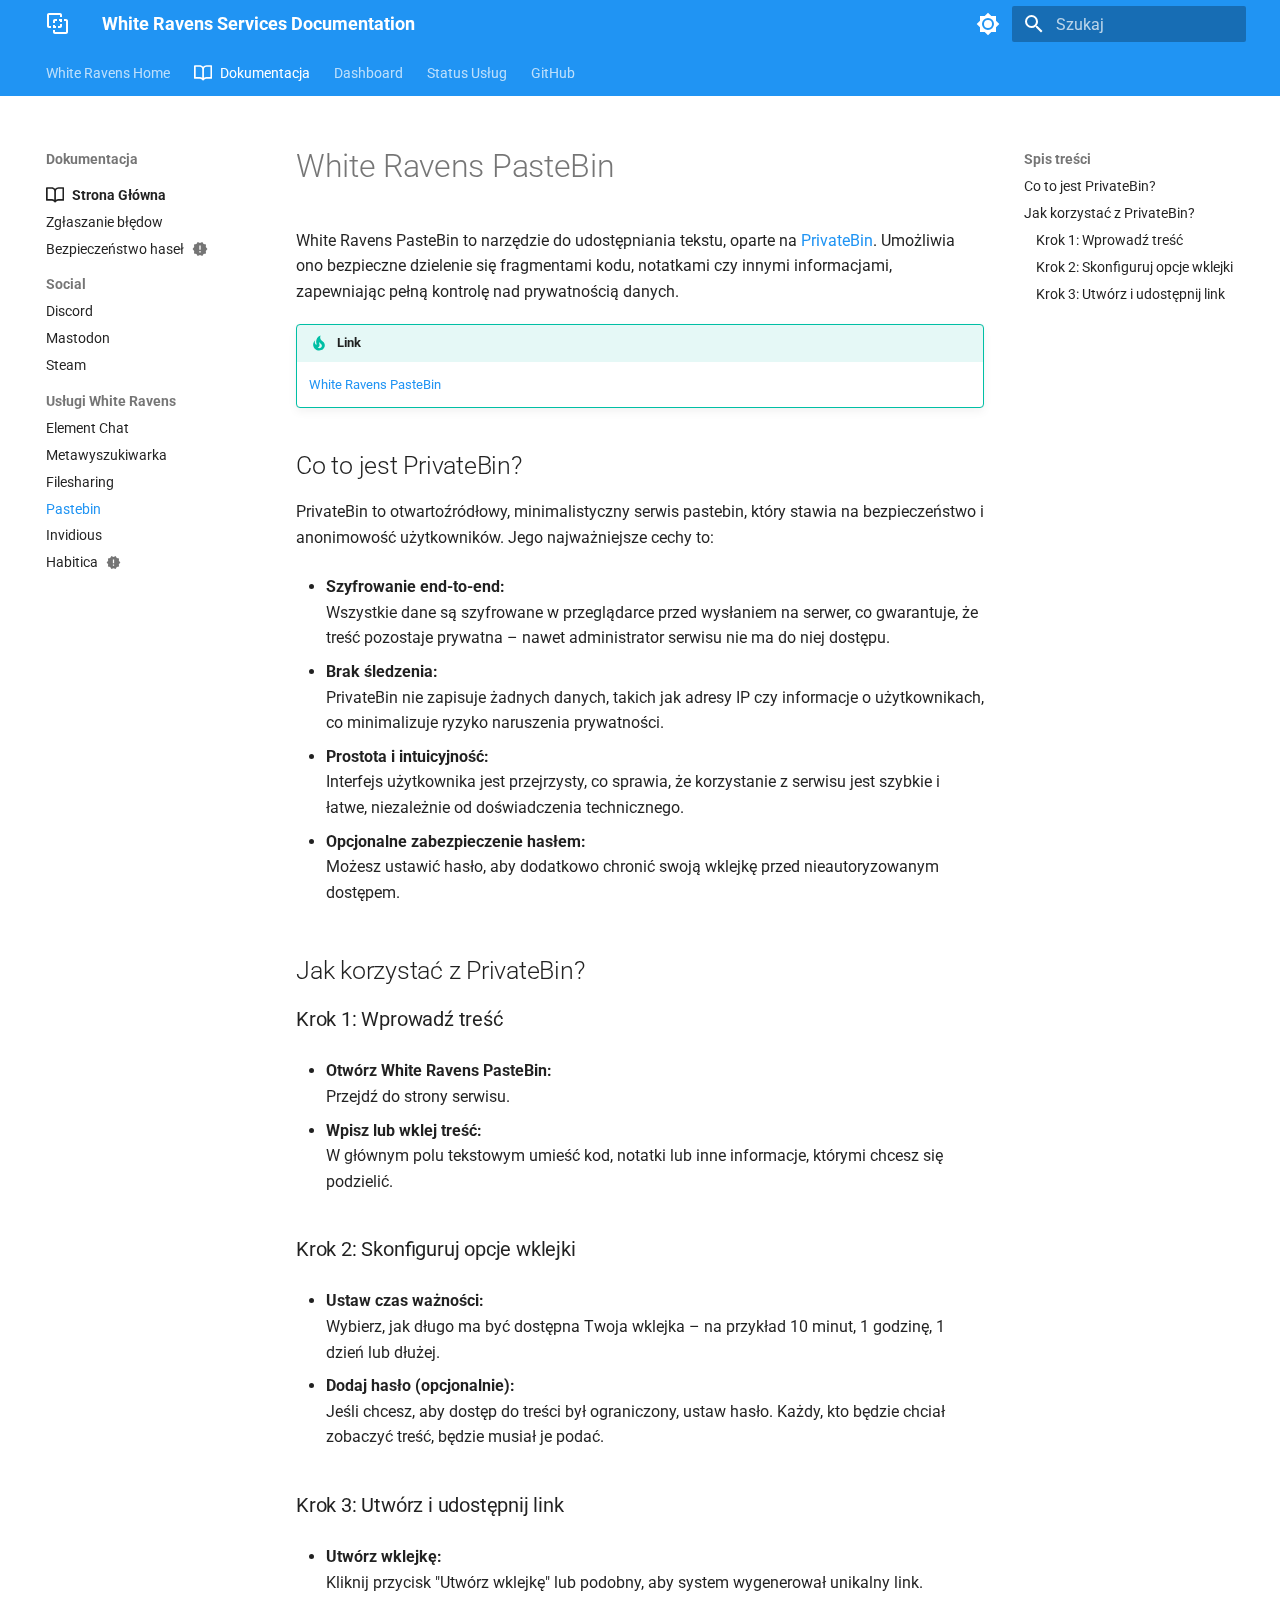
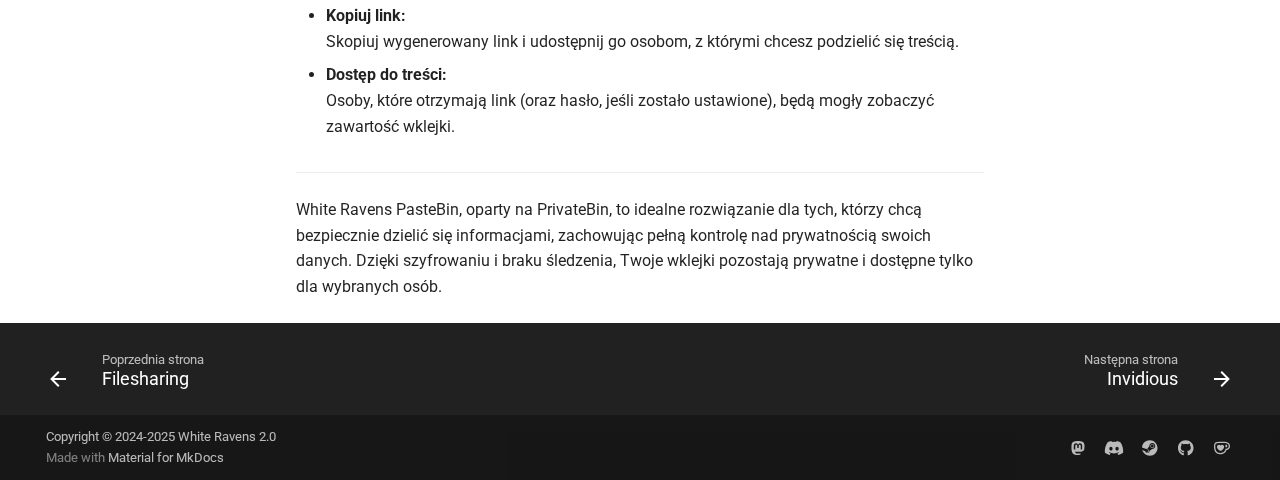
<file: pastebin/index.html>
<!doctype html>
<html lang="pl" class="no-js">
  <head>
    
      <meta charset="utf-8">
      <meta name="viewport" content="width=device-width,initial-scale=1">
      
      
      
      
        <link rel="prev" href="../fileshare/">
      
      
        <link rel="next" href="../invidious/">
      
      
      <link rel="icon" href="../images/favicon.png">
      <meta name="generator" content="mkdocs-1.6.1, mkdocs-material-9.6.9">
    
    
      
        <title>Pastebin - White Ravens Services Documentation</title>
      
    
    
      <link rel="stylesheet" href="../assets/stylesheets/main.4af4bdda.min.css">
      
        
        <link rel="stylesheet" href="../assets/stylesheets/palette.06af60db.min.css">
      
      


    
    
      
    
    
      
        
        
        <link rel="preconnect" href="https://fonts.gstatic.com" crossorigin>
        <link rel="stylesheet" href="https://fonts.googleapis.com/css?family=Roboto:300,300i,400,400i,700,700i%7CRoboto+Mono:400,400i,700,700i&display=fallback">
        <style>:root{--md-text-font:"Roboto";--md-code-font:"Roboto Mono"}</style>
      
    
    
      <link rel="stylesheet" href="../stylesheets/extra.css">
    
    <script>__md_scope=new URL("..",location),__md_hash=e=>[...e].reduce(((e,_)=>(e<<5)-e+_.charCodeAt(0)),0),__md_get=(e,_=localStorage,t=__md_scope)=>JSON.parse(_.getItem(t.pathname+"."+e)),__md_set=(e,_,t=localStorage,a=__md_scope)=>{try{t.setItem(a.pathname+"."+e,JSON.stringify(_))}catch(e){}}</script>
    
      
  


  <script data-goatcounter="https://wrservices.goatcounter.com/count" async src="//gc.zgo.at/count.js">

 /* var property = "" */
  
    document.addEventListener("DOMContentLoaded", function() {
      location$.subscribe(function(url) {

      })
    })
</script>
  
    <script>"undefined"!=typeof __md_analytics&&__md_analytics()</script>
  

    
    
    
  </head>
  
  
    
    
      
    
    
    
    
    <body dir="ltr" data-md-color-scheme="default" data-md-color-primary="blue" data-md-color-accent="red">
  
    
    <input class="md-toggle" data-md-toggle="drawer" type="checkbox" id="__drawer" autocomplete="off">
    <input class="md-toggle" data-md-toggle="search" type="checkbox" id="__search" autocomplete="off">
    <label class="md-overlay" for="__drawer"></label>
    <div data-md-component="skip">
      
        
        <a href="#white-ravens-pastebin" class="md-skip">
          Przejdź do treści
        </a>
      
    </div>
    <div data-md-component="announce">
      
    </div>
    
    
      

<header class="md-header" data-md-component="header">
  <nav class="md-header__inner md-grid" aria-label="Nagłówek">
    <a href=".." title="White Ravens Services Documentation" class="md-header__button md-logo" aria-label="White Ravens Services Documentation" data-md-component="logo">
      
  
  <svg xmlns="http://www.w3.org/2000/svg" viewBox="0 0 24 24"><path d="M3 1c-1.11 0-2 .89-2 2v11c0 1.11.89 2 2 2h2v-2H3V3h11v2h2V3c0-1.11-.89-2-2-2zm6 6c-1.11 0-2 .89-2 2v2h2V9h2V7zm4 0v2h1v1h2V7zm5 0v2h2v11H9v-2H7v2c0 1.11.89 2 2 2h11c1.11 0 2-.89 2-2V9c0-1.11-.89-2-2-2zm-4 5v2h-2v2h2c1.11 0 2-.89 2-2v-2zm-7 1v3h3v-2H9v-1z"/></svg>

    </a>
    <label class="md-header__button md-icon" for="__drawer">
      
      <svg xmlns="http://www.w3.org/2000/svg" viewBox="0 0 24 24"><path d="M3 6h18v2H3zm0 5h18v2H3zm0 5h18v2H3z"/></svg>
    </label>
    <div class="md-header__title" data-md-component="header-title">
      <div class="md-header__ellipsis">
        <div class="md-header__topic">
          <span class="md-ellipsis">
            White Ravens Services Documentation
          </span>
        </div>
        <div class="md-header__topic" data-md-component="header-topic">
          <span class="md-ellipsis">
            
              Pastebin
            
          </span>
        </div>
      </div>
    </div>
    
      
        <form class="md-header__option" data-md-component="palette">
  
    
    
    
    <input class="md-option" data-md-color-media="" data-md-color-scheme="default" data-md-color-primary="blue" data-md-color-accent="red"  aria-label="Tryb dzienny"  type="radio" name="__palette" id="__palette_0">
    
      <label class="md-header__button md-icon" title="Tryb dzienny" for="__palette_1" hidden>
        <svg xmlns="http://www.w3.org/2000/svg" viewBox="0 0 24 24"><path d="M12 8a4 4 0 0 0-4 4 4 4 0 0 0 4 4 4 4 0 0 0 4-4 4 4 0 0 0-4-4m0 10a6 6 0 0 1-6-6 6 6 0 0 1 6-6 6 6 0 0 1 6 6 6 6 0 0 1-6 6m8-9.31V4h-4.69L12 .69 8.69 4H4v4.69L.69 12 4 15.31V20h4.69L12 23.31 15.31 20H20v-4.69L23.31 12z"/></svg>
      </label>
    
  
    
    
    
    <input class="md-option" data-md-color-media="" data-md-color-scheme="slate" data-md-color-primary="teal" data-md-color-accent="deep-orange"  aria-label="Tryb nocny"  type="radio" name="__palette" id="__palette_1">
    
      <label class="md-header__button md-icon" title="Tryb nocny" for="__palette_0" hidden>
        <svg xmlns="http://www.w3.org/2000/svg" viewBox="0 0 24 24"><path d="M12 18c-.89 0-1.74-.2-2.5-.55C11.56 16.5 13 14.42 13 12s-1.44-4.5-3.5-5.45C10.26 6.2 11.11 6 12 6a6 6 0 0 1 6 6 6 6 0 0 1-6 6m8-9.31V4h-4.69L12 .69 8.69 4H4v4.69L.69 12 4 15.31V20h4.69L12 23.31 15.31 20H20v-4.69L23.31 12z"/></svg>
      </label>
    
  
</form>
      
    
    
      <script>var palette=__md_get("__palette");if(palette&&palette.color){if("(prefers-color-scheme)"===palette.color.media){var media=matchMedia("(prefers-color-scheme: light)"),input=document.querySelector(media.matches?"[data-md-color-media='(prefers-color-scheme: light)']":"[data-md-color-media='(prefers-color-scheme: dark)']");palette.color.media=input.getAttribute("data-md-color-media"),palette.color.scheme=input.getAttribute("data-md-color-scheme"),palette.color.primary=input.getAttribute("data-md-color-primary"),palette.color.accent=input.getAttribute("data-md-color-accent")}for(var[key,value]of Object.entries(palette.color))document.body.setAttribute("data-md-color-"+key,value)}</script>
    
    
    
      <label class="md-header__button md-icon" for="__search">
        
        <svg xmlns="http://www.w3.org/2000/svg" viewBox="0 0 24 24"><path d="M9.5 3A6.5 6.5 0 0 1 16 9.5c0 1.61-.59 3.09-1.56 4.23l.27.27h.79l5 5-1.5 1.5-5-5v-.79l-.27-.27A6.52 6.52 0 0 1 9.5 16 6.5 6.5 0 0 1 3 9.5 6.5 6.5 0 0 1 9.5 3m0 2C7 5 5 7 5 9.5S7 14 9.5 14 14 12 14 9.5 12 5 9.5 5"/></svg>
      </label>
      <div class="md-search" data-md-component="search" role="dialog">
  <label class="md-search__overlay" for="__search"></label>
  <div class="md-search__inner" role="search">
    <form class="md-search__form" name="search">
      <input type="text" class="md-search__input" name="query" aria-label="Szukaj" placeholder="Szukaj" autocapitalize="off" autocorrect="off" autocomplete="off" spellcheck="false" data-md-component="search-query" required>
      <label class="md-search__icon md-icon" for="__search">
        
        <svg xmlns="http://www.w3.org/2000/svg" viewBox="0 0 24 24"><path d="M9.5 3A6.5 6.5 0 0 1 16 9.5c0 1.61-.59 3.09-1.56 4.23l.27.27h.79l5 5-1.5 1.5-5-5v-.79l-.27-.27A6.52 6.52 0 0 1 9.5 16 6.5 6.5 0 0 1 3 9.5 6.5 6.5 0 0 1 9.5 3m0 2C7 5 5 7 5 9.5S7 14 9.5 14 14 12 14 9.5 12 5 9.5 5"/></svg>
        
        <svg xmlns="http://www.w3.org/2000/svg" viewBox="0 0 24 24"><path d="M20 11v2H8l5.5 5.5-1.42 1.42L4.16 12l7.92-7.92L13.5 5.5 8 11z"/></svg>
      </label>
      <nav class="md-search__options" aria-label="Szukaj">
        
          <a href="javascript:void(0)" class="md-search__icon md-icon" title="Udostępnij" aria-label="Udostępnij" data-clipboard data-clipboard-text="" data-md-component="search-share" tabindex="-1">
            
            <svg xmlns="http://www.w3.org/2000/svg" viewBox="0 0 24 24"><path d="M18 16.08c-.76 0-1.44.3-1.96.77L8.91 12.7c.05-.23.09-.46.09-.7s-.04-.47-.09-.7l7.05-4.11c.54.5 1.25.81 2.04.81a3 3 0 0 0 3-3 3 3 0 0 0-3-3 3 3 0 0 0-3 3c0 .24.04.47.09.7L8.04 9.81C7.5 9.31 6.79 9 6 9a3 3 0 0 0-3 3 3 3 0 0 0 3 3c.79 0 1.5-.31 2.04-.81l7.12 4.15c-.05.21-.08.43-.08.66 0 1.61 1.31 2.91 2.92 2.91s2.92-1.3 2.92-2.91A2.92 2.92 0 0 0 18 16.08"/></svg>
          </a>
        
        <button type="reset" class="md-search__icon md-icon" title="Wyczyść" aria-label="Wyczyść" tabindex="-1">
          
          <svg xmlns="http://www.w3.org/2000/svg" viewBox="0 0 24 24"><path d="M19 6.41 17.59 5 12 10.59 6.41 5 5 6.41 10.59 12 5 17.59 6.41 19 12 13.41 17.59 19 19 17.59 13.41 12z"/></svg>
        </button>
      </nav>
      
        <div class="md-search__suggest" data-md-component="search-suggest"></div>
      
    </form>
    <div class="md-search__output">
      <div class="md-search__scrollwrap" tabindex="0" data-md-scrollfix>
        <div class="md-search-result" data-md-component="search-result">
          <div class="md-search-result__meta">
            Inicjowanie wyszukiwania
          </div>
          <ol class="md-search-result__list" role="presentation"></ol>
        </div>
      </div>
    </div>
  </div>
</div>
    
    
  </nav>
  
</header>
    
    <div class="md-container" data-md-component="container">
      
      
        
          
            
<nav class="md-tabs" aria-label="Zakładki" data-md-component="tabs">
  <div class="md-grid">
    <ul class="md-tabs__list">
      
        
  
  
  
    <li class="md-tabs__item">
      <a href="https://whiteravens.net" class="md-tabs__link">
        
  
    
  
  White Ravens Home

      </a>
    </li>
  

      
        
  
  
    
  
  
    
    
      
  
  
    
  
  
    
    
      <li class="md-tabs__item md-tabs__item--active">
        <a href=".." class="md-tabs__link">
          
  
    
      <svg xmlns="http://www.w3.org/2000/svg" viewBox="0 0 16 16"><path d="M0 1.75A.75.75 0 0 1 .75 1h4.253c1.227 0 2.317.59 3 1.501A3.74 3.74 0 0 1 11.006 1h4.245a.75.75 0 0 1 .75.75v10.5a.75.75 0 0 1-.75.75h-4.507a2.25 2.25 0 0 0-1.591.659l-.622.621a.75.75 0 0 1-1.06 0l-.622-.621A2.25 2.25 0 0 0 5.258 13H.75a.75.75 0 0 1-.75-.75Zm7.251 10.324.004-5.073-.002-2.253A2.25 2.25 0 0 0 5.003 2.5H1.5v9h3.757a3.75 3.75 0 0 1 1.994.574M8.755 4.75l-.004 7.322a3.75 3.75 0 0 1 1.992-.572H14.5v-9h-3.495a2.25 2.25 0 0 0-2.25 2.25"/></svg>
    
  
  Dokumentacja

        </a>
      </li>
    
  

    
  

      
        
  
  
  
    <li class="md-tabs__item">
      <a href="https://home.wrservices.link" class="md-tabs__link">
        
  
    
  
  Dashboard

      </a>
    </li>
  

      
        
  
  
  
    <li class="md-tabs__item">
      <a href="https://status.wrservices.link" class="md-tabs__link">
        
  
    
  
  Status Usług

      </a>
    </li>
  

      
        
  
  
  
    <li class="md-tabs__item">
      <a href="https://github.com/whiteravens20" class="md-tabs__link">
        
  
    
  
  GitHub

      </a>
    </li>
  

      
    </ul>
  </div>
</nav>
          
        
      
      <main class="md-main" data-md-component="main">
        <div class="md-main__inner md-grid">
          
            
              
              <div class="md-sidebar md-sidebar--primary" data-md-component="sidebar" data-md-type="navigation" >
                <div class="md-sidebar__scrollwrap">
                  <div class="md-sidebar__inner">
                    


  


<nav class="md-nav md-nav--primary md-nav--lifted" aria-label="Nawigacja" data-md-level="0">
  <label class="md-nav__title" for="__drawer">
    <a href=".." title="White Ravens Services Documentation" class="md-nav__button md-logo" aria-label="White Ravens Services Documentation" data-md-component="logo">
      
  
  <svg xmlns="http://www.w3.org/2000/svg" viewBox="0 0 24 24"><path d="M3 1c-1.11 0-2 .89-2 2v11c0 1.11.89 2 2 2h2v-2H3V3h11v2h2V3c0-1.11-.89-2-2-2zm6 6c-1.11 0-2 .89-2 2v2h2V9h2V7zm4 0v2h1v1h2V7zm5 0v2h2v11H9v-2H7v2c0 1.11.89 2 2 2h11c1.11 0 2-.89 2-2V9c0-1.11-.89-2-2-2zm-4 5v2h-2v2h2c1.11 0 2-.89 2-2v-2zm-7 1v3h3v-2H9v-1z"/></svg>

    </a>
    White Ravens Services Documentation
  </label>
  
  <ul class="md-nav__list" data-md-scrollfix>
    
      
      
  
  
  
  
    <li class="md-nav__item">
      <a href="https://whiteravens.net" class="md-nav__link">
        
  
  <span class="md-ellipsis">
    White Ravens Home
    
  </span>
  

      </a>
    </li>
  

    
      
      
  
  
    
  
  
  
    
    
      
        
      
        
      
        
      
    
    
      
        
        
      
      
        
      
    
    
    <li class="md-nav__item md-nav__item--active md-nav__item--section md-nav__item--nested">
      
        
        
        <input class="md-nav__toggle md-toggle " type="checkbox" id="__nav_2" checked>
        
          
          <label class="md-nav__link" for="__nav_2" id="__nav_2_label" tabindex="">
            
  
  <span class="md-ellipsis">
    Dokumentacja
    
  </span>
  

            <span class="md-nav__icon md-icon"></span>
          </label>
        
        <nav class="md-nav" data-md-level="1" aria-labelledby="__nav_2_label" aria-expanded="true">
          <label class="md-nav__title" for="__nav_2">
            <span class="md-nav__icon md-icon"></span>
            Dokumentacja
          </label>
          <ul class="md-nav__list" data-md-scrollfix>
            
              
                
  
  
  
  
    
    
      
        
          
        
      
        
      
        
      
    
    
      
      
        
          
          
        
      
    
    
    <li class="md-nav__item md-nav__item--section md-nav__item--nested">
      
        
        
        <input class="md-nav__toggle md-toggle " type="checkbox" id="__nav_2_1" >
        
          
          
          <div class="md-nav__link md-nav__container">
            <a href=".." class="md-nav__link ">
              
  
    <svg xmlns="http://www.w3.org/2000/svg" viewBox="0 0 16 16"><path d="M0 1.75A.75.75 0 0 1 .75 1h4.253c1.227 0 2.317.59 3 1.501A3.74 3.74 0 0 1 11.006 1h4.245a.75.75 0 0 1 .75.75v10.5a.75.75 0 0 1-.75.75h-4.507a2.25 2.25 0 0 0-1.591.659l-.622.621a.75.75 0 0 1-1.06 0l-.622-.621A2.25 2.25 0 0 0 5.258 13H.75a.75.75 0 0 1-.75-.75Zm7.251 10.324.004-5.073-.002-2.253A2.25 2.25 0 0 0 5.003 2.5H1.5v9h3.757a3.75 3.75 0 0 1 1.994.574M8.755 4.75l-.004 7.322a3.75 3.75 0 0 1 1.992-.572H14.5v-9h-3.495a2.25 2.25 0 0 0-2.25 2.25"/></svg>
  
  <span class="md-ellipsis">
    Strona Główna
    
  </span>
  

            </a>
            
              
              <label class="md-nav__link " for="__nav_2_1" id="__nav_2_1_label" tabindex="">
                <span class="md-nav__icon md-icon"></span>
              </label>
            
          </div>
        
        <nav class="md-nav" data-md-level="2" aria-labelledby="__nav_2_1_label" aria-expanded="false">
          <label class="md-nav__title" for="__nav_2_1">
            <span class="md-nav__icon md-icon"></span>
            Strona Główna
          </label>
          <ul class="md-nav__list" data-md-scrollfix>
            
              
            
              
                
  
  
  
  
    <li class="md-nav__item">
      <a href="../bugs/" class="md-nav__link">
        
  
  <span class="md-ellipsis">
    Zgłaszanie błędow
    
  </span>
  

      </a>
    </li>
  

              
            
              
                
  
  
  
  
    <li class="md-nav__item">
      <a href="../passwordsec/" class="md-nav__link">
        
  
  <span class="md-ellipsis">
    Bezpieczeństwo haseł
    
  </span>
  
    
  
  
    <span class="md-status md-status--new" title="Ostatnio dodane">
    </span>
  

  

      </a>
    </li>
  

              
            
          </ul>
        </nav>
      
    </li>
  

              
            
              
                
  
  
  
  
    
    
      
        
      
        
      
        
      
    
    
      
      
        
          
          
        
      
    
    
    <li class="md-nav__item md-nav__item--section md-nav__item--nested">
      
        
        
        <input class="md-nav__toggle md-toggle " type="checkbox" id="__nav_2_2" >
        
          
          <label class="md-nav__link" for="__nav_2_2" id="__nav_2_2_label" tabindex="">
            
  
  <span class="md-ellipsis">
    Social
    
  </span>
  

            <span class="md-nav__icon md-icon"></span>
          </label>
        
        <nav class="md-nav" data-md-level="2" aria-labelledby="__nav_2_2_label" aria-expanded="false">
          <label class="md-nav__title" for="__nav_2_2">
            <span class="md-nav__icon md-icon"></span>
            Social
          </label>
          <ul class="md-nav__list" data-md-scrollfix>
            
              
                
  
  
  
  
    <li class="md-nav__item">
      <a href="../discord/" class="md-nav__link">
        
  
  <span class="md-ellipsis">
    Discord
    
  </span>
  

      </a>
    </li>
  

              
            
              
                
  
  
  
  
    <li class="md-nav__item">
      <a href="../mastodon/" class="md-nav__link">
        
  
  <span class="md-ellipsis">
    Mastodon
    
  </span>
  

      </a>
    </li>
  

              
            
              
                
  
  
  
  
    <li class="md-nav__item">
      <a href="../steam/" class="md-nav__link">
        
  
  <span class="md-ellipsis">
    Steam
    
  </span>
  

      </a>
    </li>
  

              
            
          </ul>
        </nav>
      
    </li>
  

              
            
              
                
  
  
    
  
  
  
    
    
      
        
      
        
      
        
      
        
      
        
      
        
      
    
    
      
      
        
          
          
        
      
    
    
    <li class="md-nav__item md-nav__item--active md-nav__item--section md-nav__item--nested">
      
        
        
        <input class="md-nav__toggle md-toggle " type="checkbox" id="__nav_2_3" checked>
        
          
          <label class="md-nav__link" for="__nav_2_3" id="__nav_2_3_label" tabindex="">
            
  
  <span class="md-ellipsis">
    Usługi White Ravens
    
  </span>
  

            <span class="md-nav__icon md-icon"></span>
          </label>
        
        <nav class="md-nav" data-md-level="2" aria-labelledby="__nav_2_3_label" aria-expanded="true">
          <label class="md-nav__title" for="__nav_2_3">
            <span class="md-nav__icon md-icon"></span>
            Usługi White Ravens
          </label>
          <ul class="md-nav__list" data-md-scrollfix>
            
              
                
  
  
  
  
    <li class="md-nav__item">
      <a href="../chat/" class="md-nav__link">
        
  
  <span class="md-ellipsis">
    Element Chat
    
  </span>
  

      </a>
    </li>
  

              
            
              
                
  
  
  
  
    <li class="md-nav__item">
      <a href="../search/" class="md-nav__link">
        
  
  <span class="md-ellipsis">
    Metawyszukiwarka
    
  </span>
  

      </a>
    </li>
  

              
            
              
                
  
  
  
  
    <li class="md-nav__item">
      <a href="../fileshare/" class="md-nav__link">
        
  
  <span class="md-ellipsis">
    Filesharing
    
  </span>
  

      </a>
    </li>
  

              
            
              
                
  
  
    
  
  
  
    <li class="md-nav__item md-nav__item--active">
      
      <input class="md-nav__toggle md-toggle" type="checkbox" id="__toc">
      
      
        
      
      
        <label class="md-nav__link md-nav__link--active" for="__toc">
          
  
  <span class="md-ellipsis">
    Pastebin
    
  </span>
  

          <span class="md-nav__icon md-icon"></span>
        </label>
      
      <a href="./" class="md-nav__link md-nav__link--active">
        
  
  <span class="md-ellipsis">
    Pastebin
    
  </span>
  

      </a>
      
        

<nav class="md-nav md-nav--secondary" aria-label="Spis treści">
  
  
  
    
  
  
    <label class="md-nav__title" for="__toc">
      <span class="md-nav__icon md-icon"></span>
      Spis treści
    </label>
    <ul class="md-nav__list" data-md-component="toc" data-md-scrollfix>
      
        <li class="md-nav__item">
  <a href="#co-to-jest-privatebin" class="md-nav__link">
    <span class="md-ellipsis">
      Co to jest PrivateBin?
    </span>
  </a>
  
</li>
      
        <li class="md-nav__item">
  <a href="#jak-korzystac-z-privatebin" class="md-nav__link">
    <span class="md-ellipsis">
      Jak korzystać z PrivateBin?
    </span>
  </a>
  
    <nav class="md-nav" aria-label="Jak korzystać z PrivateBin?">
      <ul class="md-nav__list">
        
          <li class="md-nav__item">
  <a href="#krok-1-wprowadz-tresc" class="md-nav__link">
    <span class="md-ellipsis">
      Krok 1: Wprowadź treść
    </span>
  </a>
  
</li>
        
          <li class="md-nav__item">
  <a href="#krok-2-skonfiguruj-opcje-wklejki" class="md-nav__link">
    <span class="md-ellipsis">
      Krok 2: Skonfiguruj opcje wklejki
    </span>
  </a>
  
</li>
        
          <li class="md-nav__item">
  <a href="#krok-3-utworz-i-udostepnij-link" class="md-nav__link">
    <span class="md-ellipsis">
      Krok 3: Utwórz i udostępnij link
    </span>
  </a>
  
</li>
        
      </ul>
    </nav>
  
</li>
      
    </ul>
  
</nav>
      
    </li>
  

              
            
              
                
  
  
  
  
    <li class="md-nav__item">
      <a href="../invidious/" class="md-nav__link">
        
  
  <span class="md-ellipsis">
    Invidious
    
  </span>
  

      </a>
    </li>
  

              
            
              
                
  
  
  
  
    <li class="md-nav__item">
      <a href="../habitica/" class="md-nav__link">
        
  
  <span class="md-ellipsis">
    Habitica
    
  </span>
  
    
  
  
    <span class="md-status md-status--new" title="Ostatnio dodane">
    </span>
  

  

      </a>
    </li>
  

              
            
          </ul>
        </nav>
      
    </li>
  

              
            
          </ul>
        </nav>
      
    </li>
  

    
      
      
  
  
  
  
    <li class="md-nav__item">
      <a href="https://home.wrservices.link" class="md-nav__link">
        
  
  <span class="md-ellipsis">
    Dashboard
    
  </span>
  

      </a>
    </li>
  

    
      
      
  
  
  
  
    <li class="md-nav__item">
      <a href="https://status.wrservices.link" class="md-nav__link">
        
  
  <span class="md-ellipsis">
    Status Usług
    
  </span>
  

      </a>
    </li>
  

    
      
      
  
  
  
  
    <li class="md-nav__item">
      <a href="https://github.com/whiteravens20" class="md-nav__link">
        
  
  <span class="md-ellipsis">
    GitHub
    
  </span>
  

      </a>
    </li>
  

    
  </ul>
</nav>
                  </div>
                </div>
              </div>
            
            
              
              <div class="md-sidebar md-sidebar--secondary" data-md-component="sidebar" data-md-type="toc" >
                <div class="md-sidebar__scrollwrap">
                  <div class="md-sidebar__inner">
                    

<nav class="md-nav md-nav--secondary" aria-label="Spis treści">
  
  
  
    
  
  
    <label class="md-nav__title" for="__toc">
      <span class="md-nav__icon md-icon"></span>
      Spis treści
    </label>
    <ul class="md-nav__list" data-md-component="toc" data-md-scrollfix>
      
        <li class="md-nav__item">
  <a href="#co-to-jest-privatebin" class="md-nav__link">
    <span class="md-ellipsis">
      Co to jest PrivateBin?
    </span>
  </a>
  
</li>
      
        <li class="md-nav__item">
  <a href="#jak-korzystac-z-privatebin" class="md-nav__link">
    <span class="md-ellipsis">
      Jak korzystać z PrivateBin?
    </span>
  </a>
  
    <nav class="md-nav" aria-label="Jak korzystać z PrivateBin?">
      <ul class="md-nav__list">
        
          <li class="md-nav__item">
  <a href="#krok-1-wprowadz-tresc" class="md-nav__link">
    <span class="md-ellipsis">
      Krok 1: Wprowadź treść
    </span>
  </a>
  
</li>
        
          <li class="md-nav__item">
  <a href="#krok-2-skonfiguruj-opcje-wklejki" class="md-nav__link">
    <span class="md-ellipsis">
      Krok 2: Skonfiguruj opcje wklejki
    </span>
  </a>
  
</li>
        
          <li class="md-nav__item">
  <a href="#krok-3-utworz-i-udostepnij-link" class="md-nav__link">
    <span class="md-ellipsis">
      Krok 3: Utwórz i udostępnij link
    </span>
  </a>
  
</li>
        
      </ul>
    </nav>
  
</li>
      
    </ul>
  
</nav>
                  </div>
                </div>
              </div>
            
          
          
            <div class="md-content" data-md-component="content">
              <article class="md-content__inner md-typeset">
                
                  



<h1 id="white-ravens-pastebin">White Ravens PasteBin<a class="headerlink" href="#white-ravens-pastebin" title="Permanent link">&para;</a></h1>
<p>White Ravens PasteBin to narzędzie do udostępniania tekstu, oparte na <a href="https://privatebin.info/">PrivateBin</a>. Umożliwia ono bezpieczne dzielenie się fragmentami kodu, notatkami czy innymi informacjami, zapewniając pełną kontrolę nad prywatnością danych.</p>
<div class="admonition tip">
<p class="admonition-title">Link</p>
<p><a href="https://pastebin.wrservices.link/">White Ravens PasteBin</a></p>
</div>
<h2 id="co-to-jest-privatebin">Co to jest PrivateBin?<a class="headerlink" href="#co-to-jest-privatebin" title="Permanent link">&para;</a></h2>
<p>PrivateBin to otwartoźródłowy, minimalistyczny serwis pastebin, który stawia na bezpieczeństwo i anonimowość użytkowników. Jego najważniejsze cechy to:</p>
<ul>
<li>
<p><strong>Szyfrowanie end-to-end:</strong><br />
  Wszystkie dane są szyfrowane w przeglądarce przed wysłaniem na serwer, co gwarantuje, że treść pozostaje prywatna – nawet administrator serwisu nie ma do niej dostępu.</p>
</li>
<li>
<p><strong>Brak śledzenia:</strong><br />
  PrivateBin nie zapisuje żadnych danych, takich jak adresy IP czy informacje o użytkownikach, co minimalizuje ryzyko naruszenia prywatności.</p>
</li>
<li>
<p><strong>Prostota i intuicyjność:</strong><br />
  Interfejs użytkownika jest przejrzysty, co sprawia, że korzystanie z serwisu jest szybkie i łatwe, niezależnie od doświadczenia technicznego.</p>
</li>
<li>
<p><strong>Opcjonalne zabezpieczenie hasłem:</strong><br />
  Możesz ustawić hasło, aby dodatkowo chronić swoją wklejkę przed nieautoryzowanym dostępem.</p>
</li>
</ul>
<h2 id="jak-korzystac-z-privatebin">Jak korzystać z PrivateBin?<a class="headerlink" href="#jak-korzystac-z-privatebin" title="Permanent link">&para;</a></h2>
<h3 id="krok-1-wprowadz-tresc">Krok 1: Wprowadź treść<a class="headerlink" href="#krok-1-wprowadz-tresc" title="Permanent link">&para;</a></h3>
<ul>
<li>
<p><strong>Otwórz White Ravens PasteBin:</strong><br />
  Przejdź do strony serwisu.</p>
</li>
<li>
<p><strong>Wpisz lub wklej treść:</strong><br />
  W głównym polu tekstowym umieść kod, notatki lub inne informacje, którymi chcesz się podzielić.</p>
</li>
</ul>
<h3 id="krok-2-skonfiguruj-opcje-wklejki">Krok 2: Skonfiguruj opcje wklejki<a class="headerlink" href="#krok-2-skonfiguruj-opcje-wklejki" title="Permanent link">&para;</a></h3>
<ul>
<li>
<p><strong>Ustaw czas ważności:</strong><br />
  Wybierz, jak długo ma być dostępna Twoja wklejka – na przykład 10 minut, 1 godzinę, 1 dzień lub dłużej.</p>
</li>
<li>
<p><strong>Dodaj hasło (opcjonalnie):</strong><br />
  Jeśli chcesz, aby dostęp do treści był ograniczony, ustaw hasło. Każdy, kto będzie chciał zobaczyć treść, będzie musiał je podać.</p>
</li>
</ul>
<h3 id="krok-3-utworz-i-udostepnij-link">Krok 3: Utwórz i udostępnij link<a class="headerlink" href="#krok-3-utworz-i-udostepnij-link" title="Permanent link">&para;</a></h3>
<ul>
<li>
<p><strong>Utwórz wklejkę:</strong><br />
  Kliknij przycisk "Utwórz wklejkę" lub podobny, aby system wygenerował unikalny link.</p>
</li>
<li>
<p><strong>Kopiuj link:</strong><br />
  Skopiuj wygenerowany link i udostępnij go osobom, z którymi chcesz podzielić się treścią.</p>
</li>
<li>
<p><strong>Dostęp do treści:</strong><br />
  Osoby, które otrzymają link (oraz hasło, jeśli zostało ustawione), będą mogły zobaczyć zawartość wklejki.</p>
</li>
</ul>
<hr />
<p>White Ravens PasteBin, oparty na PrivateBin, to idealne rozwiązanie dla tych, którzy chcą bezpiecznie dzielić się informacjami, zachowując pełną kontrolę nad prywatnością swoich danych. Dzięki szyfrowaniu i braku śledzenia, Twoje wklejki pozostają prywatne i dostępne tylko dla wybranych osób.</p>







  
  



  




                
              </article>
            </div>
          
          
  <script>var tabs=__md_get("__tabs");if(Array.isArray(tabs))e:for(var set of document.querySelectorAll(".tabbed-set")){var labels=set.querySelector(".tabbed-labels");for(var tab of tabs)for(var label of labels.getElementsByTagName("label"))if(label.innerText.trim()===tab){var input=document.getElementById(label.htmlFor);input.checked=!0;continue e}}</script>

<script>var target=document.getElementById(location.hash.slice(1));target&&target.name&&(target.checked=target.name.startsWith("__tabbed_"))</script>
        </div>
        
          <button type="button" class="md-top md-icon" data-md-component="top" hidden>
  
  <svg xmlns="http://www.w3.org/2000/svg" viewBox="0 0 24 24"><path d="M13 20h-2V8l-5.5 5.5-1.42-1.42L12 4.16l7.92 7.92-1.42 1.42L13 8z"/></svg>
  Powrót do góry
</button>
        
      </main>
      
        <footer class="md-footer">
  
    
      
      <nav class="md-footer__inner md-grid" aria-label="Stopka" >
        
          
          <a href="../fileshare/" class="md-footer__link md-footer__link--prev" aria-label="Poprzednia strona: Filesharing">
            <div class="md-footer__button md-icon">
              
              <svg xmlns="http://www.w3.org/2000/svg" viewBox="0 0 24 24"><path d="M20 11v2H8l5.5 5.5-1.42 1.42L4.16 12l7.92-7.92L13.5 5.5 8 11z"/></svg>
            </div>
            <div class="md-footer__title">
              <span class="md-footer__direction">
                Poprzednia strona
              </span>
              <div class="md-ellipsis">
                Filesharing
              </div>
            </div>
          </a>
        
        
          
          <a href="../invidious/" class="md-footer__link md-footer__link--next" aria-label="Następna strona: Invidious">
            <div class="md-footer__title">
              <span class="md-footer__direction">
                Następna strona
              </span>
              <div class="md-ellipsis">
                Invidious
              </div>
            </div>
            <div class="md-footer__button md-icon">
              
              <svg xmlns="http://www.w3.org/2000/svg" viewBox="0 0 24 24"><path d="M4 11v2h12l-5.5 5.5 1.42 1.42L19.84 12l-7.92-7.92L10.5 5.5 16 11z"/></svg>
            </div>
          </a>
        
      </nav>
    
  
  <div class="md-footer-meta md-typeset">
    <div class="md-footer-meta__inner md-grid">
      <div class="md-copyright">
  
    <div class="md-copyright__highlight">
      Copyright &copy; 2024-2025 White Ravens 2.0
    </div>
  
  
    Made with
    <a href="https://squidfunk.github.io/mkdocs-material/" target="_blank" rel="noopener">
      Material for MkDocs
    </a>
  
</div>
      
        <div class="md-social">
  
    
    
      
    
    
    
      
      
    
    <a href="https://mastodon.social/@whiteravens" target="_blank" rel="noopener me" title="mastodon.social" class="md-social__link">
      <svg xmlns="http://www.w3.org/2000/svg" viewBox="0 0 448 512"><!--! Font Awesome Free 6.7.2 by @fontawesome - https://fontawesome.com License - https://fontawesome.com/license/free (Icons: CC BY 4.0, Fonts: SIL OFL 1.1, Code: MIT License) Copyright 2024 Fonticons, Inc.--><path d="M433 179.11c0-97.2-63.71-125.7-63.71-125.7-62.52-28.7-228.56-28.4-290.48 0 0 0-63.72 28.5-63.72 125.7 0 115.7-6.6 259.4 105.63 289.1 40.51 10.7 75.32 13 103.33 11.4 50.81-2.8 79.32-18.1 79.32-18.1l-1.7-36.9s-36.31 11.4-77.12 10.1c-40.41-1.4-83-4.4-89.63-54a102.5 102.5 0 0 1-.9-13.9c85.63 20.9 158.65 9.1 178.75 6.7 56.12-6.7 105-41.3 111.23-72.9 9.8-49.8 9-121.5 9-121.5m-75.12 125.2h-46.63v-114.2c0-49.7-64-51.6-64 6.9v62.5h-46.33V197c0-58.5-64-56.6-64-6.9v114.2H90.19c0-122.1-5.2-147.9 18.41-175 25.9-28.9 79.82-30.8 103.83 6.1l11.6 19.5 11.6-19.5c24.11-37.1 78.12-34.8 103.83-6.1 23.71 27.3 18.4 53 18.4 175z"/></svg>
    </a>
  
    
    
    
    
      
      
    
    <a href="https://discord.gg/5JMk8Z4" target="_blank" rel="noopener" title="discord.gg" class="md-social__link">
      <svg xmlns="http://www.w3.org/2000/svg" viewBox="0 0 640 512"><!--! Font Awesome Free 6.7.2 by @fontawesome - https://fontawesome.com License - https://fontawesome.com/license/free (Icons: CC BY 4.0, Fonts: SIL OFL 1.1, Code: MIT License) Copyright 2024 Fonticons, Inc.--><path d="M524.531 69.836a1.5 1.5 0 0 0-.764-.7A485 485 0 0 0 404.081 32.03a1.82 1.82 0 0 0-1.923.91 338 338 0 0 0-14.9 30.6 447.9 447.9 0 0 0-134.426 0 310 310 0 0 0-15.135-30.6 1.89 1.89 0 0 0-1.924-.91 483.7 483.7 0 0 0-119.688 37.107 1.7 1.7 0 0 0-.788.676C39.068 183.651 18.186 294.69 28.43 404.354a2.02 2.02 0 0 0 .765 1.375 487.7 487.7 0 0 0 146.825 74.189 1.9 1.9 0 0 0 2.063-.676A348 348 0 0 0 208.12 430.4a1.86 1.86 0 0 0-1.019-2.588 321 321 0 0 1-45.868-21.853 1.885 1.885 0 0 1-.185-3.126 251 251 0 0 0 9.109-7.137 1.82 1.82 0 0 1 1.9-.256c96.229 43.917 200.41 43.917 295.5 0a1.81 1.81 0 0 1 1.924.233 235 235 0 0 0 9.132 7.16 1.884 1.884 0 0 1-.162 3.126 301.4 301.4 0 0 1-45.89 21.83 1.875 1.875 0 0 0-1 2.611 391 391 0 0 0 30.014 48.815 1.86 1.86 0 0 0 2.063.7A486 486 0 0 0 610.7 405.729a1.88 1.88 0 0 0 .765-1.352c12.264-126.783-20.532-236.912-86.934-334.541M222.491 337.58c-28.972 0-52.844-26.587-52.844-59.239s23.409-59.241 52.844-59.241c29.665 0 53.306 26.82 52.843 59.239 0 32.654-23.41 59.241-52.843 59.241m195.38 0c-28.971 0-52.843-26.587-52.843-59.239s23.409-59.241 52.843-59.241c29.667 0 53.307 26.82 52.844 59.239 0 32.654-23.177 59.241-52.844 59.241"/></svg>
    </a>
  
    
    
    
    
      
      
    
    <a href="https://steamcommunity.com/groups/whiteravensgaming" target="_blank" rel="noopener" title="steamcommunity.com" class="md-social__link">
      <svg xmlns="http://www.w3.org/2000/svg" viewBox="0 0 496 512"><!--! Font Awesome Free 6.7.2 by @fontawesome - https://fontawesome.com License - https://fontawesome.com/license/free (Icons: CC BY 4.0, Fonts: SIL OFL 1.1, Code: MIT License) Copyright 2024 Fonticons, Inc.--><path d="M496 256c0 137-111.2 248-248.4 248-113.8 0-209.6-76.3-239-180.4l95.2 39.3c6.4 32.1 34.9 56.4 68.9 56.4 39.2 0 71.9-32.4 70.2-73.5l84.5-60.2c52.1 1.3 95.8-40.9 95.8-93.5 0-51.6-42-93.5-93.7-93.5s-93.7 42-93.7 93.5v1.2L176.6 279c-15.5-.9-30.7 3.4-43.5 12.1L0 236.1C10.2 108.4 117.1 8 247.6 8 384.8 8 496 119 496 256M155.7 384.3l-30.5-12.6a52.8 52.8 0 0 0 27.2 25.8c26.9 11.2 57.8-1.6 69-28.4 5.4-13 5.5-27.3.1-40.3S206 305.6 193 300.2c-12.9-5.4-26.7-5.2-38.9-.6l31.5 13c19.8 8.2 29.2 30.9 20.9 50.7-8.3 19.9-31 29.2-50.8 21m173.8-129.9c-34.4 0-62.4-28-62.4-62.3s28-62.3 62.4-62.3 62.4 28 62.4 62.3-27.9 62.3-62.4 62.3m.1-15.6c25.9 0 46.9-21 46.9-46.8 0-25.9-21-46.8-46.9-46.8s-46.9 21-46.9 46.8c.1 25.8 21.1 46.8 46.9 46.8"/></svg>
    </a>
  
    
    
    
    
      
      
    
    <a href="https://github.com/whiteravens20" target="_blank" rel="noopener" title="github.com" class="md-social__link">
      <svg xmlns="http://www.w3.org/2000/svg" viewBox="0 0 496 512"><!--! Font Awesome Free 6.7.2 by @fontawesome - https://fontawesome.com License - https://fontawesome.com/license/free (Icons: CC BY 4.0, Fonts: SIL OFL 1.1, Code: MIT License) Copyright 2024 Fonticons, Inc.--><path d="M165.9 397.4c0 2-2.3 3.6-5.2 3.6-3.3.3-5.6-1.3-5.6-3.6 0-2 2.3-3.6 5.2-3.6 3-.3 5.6 1.3 5.6 3.6m-31.1-4.5c-.7 2 1.3 4.3 4.3 4.9 2.6 1 5.6 0 6.2-2s-1.3-4.3-4.3-5.2c-2.6-.7-5.5.3-6.2 2.3m44.2-1.7c-2.9.7-4.9 2.6-4.6 4.9.3 2 2.9 3.3 5.9 2.6 2.9-.7 4.9-2.6 4.6-4.6-.3-1.9-3-3.2-5.9-2.9M244.8 8C106.1 8 0 113.3 0 252c0 110.9 69.8 205.8 169.5 239.2 12.8 2.3 17.3-5.6 17.3-12.1 0-6.2-.3-40.4-.3-61.4 0 0-70 15-84.7-29.8 0 0-11.4-29.1-27.8-36.6 0 0-22.9-15.7 1.6-15.4 0 0 24.9 2 38.6 25.8 21.9 38.6 58.6 27.5 72.9 20.9 2.3-16 8.8-27.1 16-33.7-55.9-6.2-112.3-14.3-112.3-110.5 0-27.5 7.6-41.3 23.6-58.9-2.6-6.5-11.1-33.3 2.6-67.9 20.9-6.5 69 27 69 27 20-5.6 41.5-8.5 62.8-8.5s42.8 2.9 62.8 8.5c0 0 48.1-33.6 69-27 13.7 34.7 5.2 61.4 2.6 67.9 16 17.7 25.8 31.5 25.8 58.9 0 96.5-58.9 104.2-114.8 110.5 9.2 7.9 17 22.9 17 46.4 0 33.7-.3 75.4-.3 83.6 0 6.5 4.6 14.4 17.3 12.1C428.2 457.8 496 362.9 496 252 496 113.3 383.5 8 244.8 8M97.2 352.9c-1.3 1-1 3.3.7 5.2 1.6 1.6 3.9 2.3 5.2 1 1.3-1 1-3.3-.7-5.2-1.6-1.6-3.9-2.3-5.2-1m-10.8-8.1c-.7 1.3.3 2.9 2.3 3.9 1.6 1 3.6.7 4.3-.7.7-1.3-.3-2.9-2.3-3.9-2-.6-3.6-.3-4.3.7m32.4 35.6c-1.6 1.3-1 4.3 1.3 6.2 2.3 2.3 5.2 2.6 6.5 1 1.3-1.3.7-4.3-1.3-6.2-2.2-2.3-5.2-2.6-6.5-1m-11.4-14.7c-1.6 1-1.6 3.6 0 5.9s4.3 3.3 5.6 2.3c1.6-1.3 1.6-3.9 0-6.2-1.4-2.3-4-3.3-5.6-2"/></svg>
    </a>
  
    
    
    
    
      
      
    
    <a href="https://ko-fi.com/N4N4E0LR2" target="_blank" rel="noopener" title="ko-fi.com" class="md-social__link">
      <svg xmlns="http://www.w3.org/2000/svg" viewBox="0 0 24 24"><path d="M11.351 2.715c-2.7 0-4.986.025-6.83.26C2.078 3.285 0 5.154 0 8.61c0 3.506.182 6.13 1.585 8.493 1.584 2.701 4.233 4.182 7.662 4.182h.83c4.209 0 6.494-2.234 7.637-4a9.5 9.5 0 0 0 1.091-2.338C21.792 14.688 24 12.22 24 9.208v-.415c0-3.247-2.13-5.507-5.792-5.87-1.558-.156-2.65-.208-6.857-.208m0 1.947c4.208 0 5.09.052 6.571.182 2.624.311 4.13 1.584 4.13 4v.39c0 2.156-1.792 3.844-3.87 3.844h-.935l-.156.649c-.208 1.013-.597 1.818-1.039 2.546-.909 1.428-2.545 3.064-5.922 3.064h-.805c-2.571 0-4.831-.883-6.078-3.195-1.09-2-1.298-4.155-1.298-7.506 0-2.181.857-3.402 3.012-3.714 1.533-.233 3.559-.26 6.39-.26m6.547 2.287c-.416 0-.65.234-.65.546v2.935c0 .311.234.545.65.545 1.324 0 2.051-.754 2.051-2s-.727-2.026-2.052-2.026m-10.39.182c-1.818 0-3.013 1.48-3.013 3.142 0 1.533.858 2.857 1.949 3.897.727.701 1.87 1.429 2.649 1.896a1.47 1.47 0 0 0 1.507 0c.78-.467 1.922-1.195 2.623-1.896 1.117-1.039 1.974-2.364 1.974-3.897 0-1.662-1.247-3.142-3.039-3.142-1.065 0-1.792.545-2.338 1.298-.493-.753-1.246-1.298-2.312-1.298"/></svg>
    </a>
  
</div>
      
    </div>
  </div>
</footer>
      
    </div>
    <div class="md-dialog" data-md-component="dialog">
      <div class="md-dialog__inner md-typeset"></div>
    </div>
    
    
    <script id="__config" type="application/json">{"base": "..", "features": ["content.code.annotate", "content.code.copy", "content.tabs.link", "navigation.footer", "navigation.indexes", "navigation.sections", "navigation.tabs", "navigation.top", "navigation.tracking", "search.highlight", "search.share", "search.suggest"], "search": "../assets/javascripts/workers/search.f8cc74c7.min.js", "translations": {"clipboard.copied": "Skopiowano do schowka", "clipboard.copy": "Kopiuj do schowka", "search.result.more.one": "1 wi\u0119cej na tej stronie", "search.result.more.other": "# wi\u0119cej na tej stronie", "search.result.none": "Brak wynik\u00f3w wyszukiwania", "search.result.one": "Wyniki wyszukiwania: 1", "search.result.other": "Wyniki wyszukiwania: #", "search.result.placeholder": "Zacznij pisa\u0107, aby szuka\u0107", "search.result.term.missing": "Brak", "select.version": "Wybierz wersj\u0119"}}</script>
    
    
      <script src="../assets/javascripts/bundle.c8b220af.min.js"></script>
      
    
  </body>
</html>
</file>
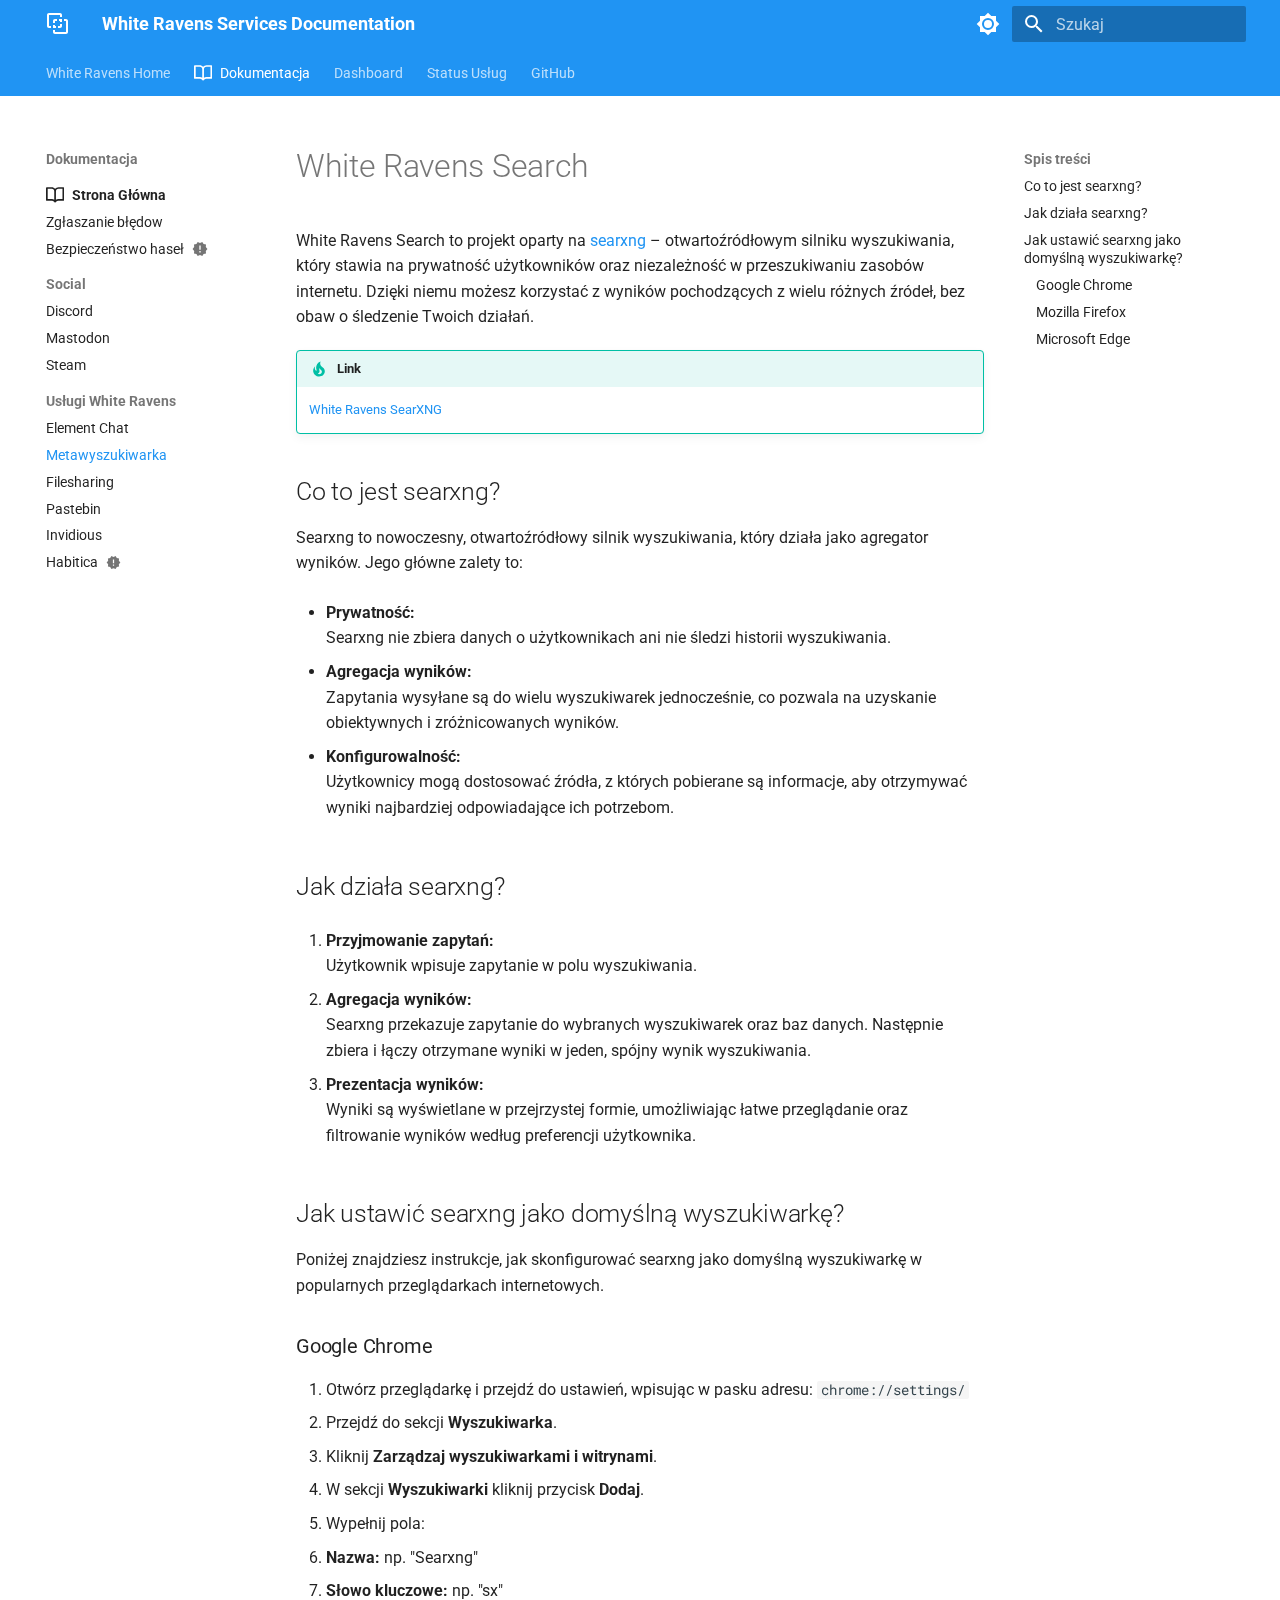
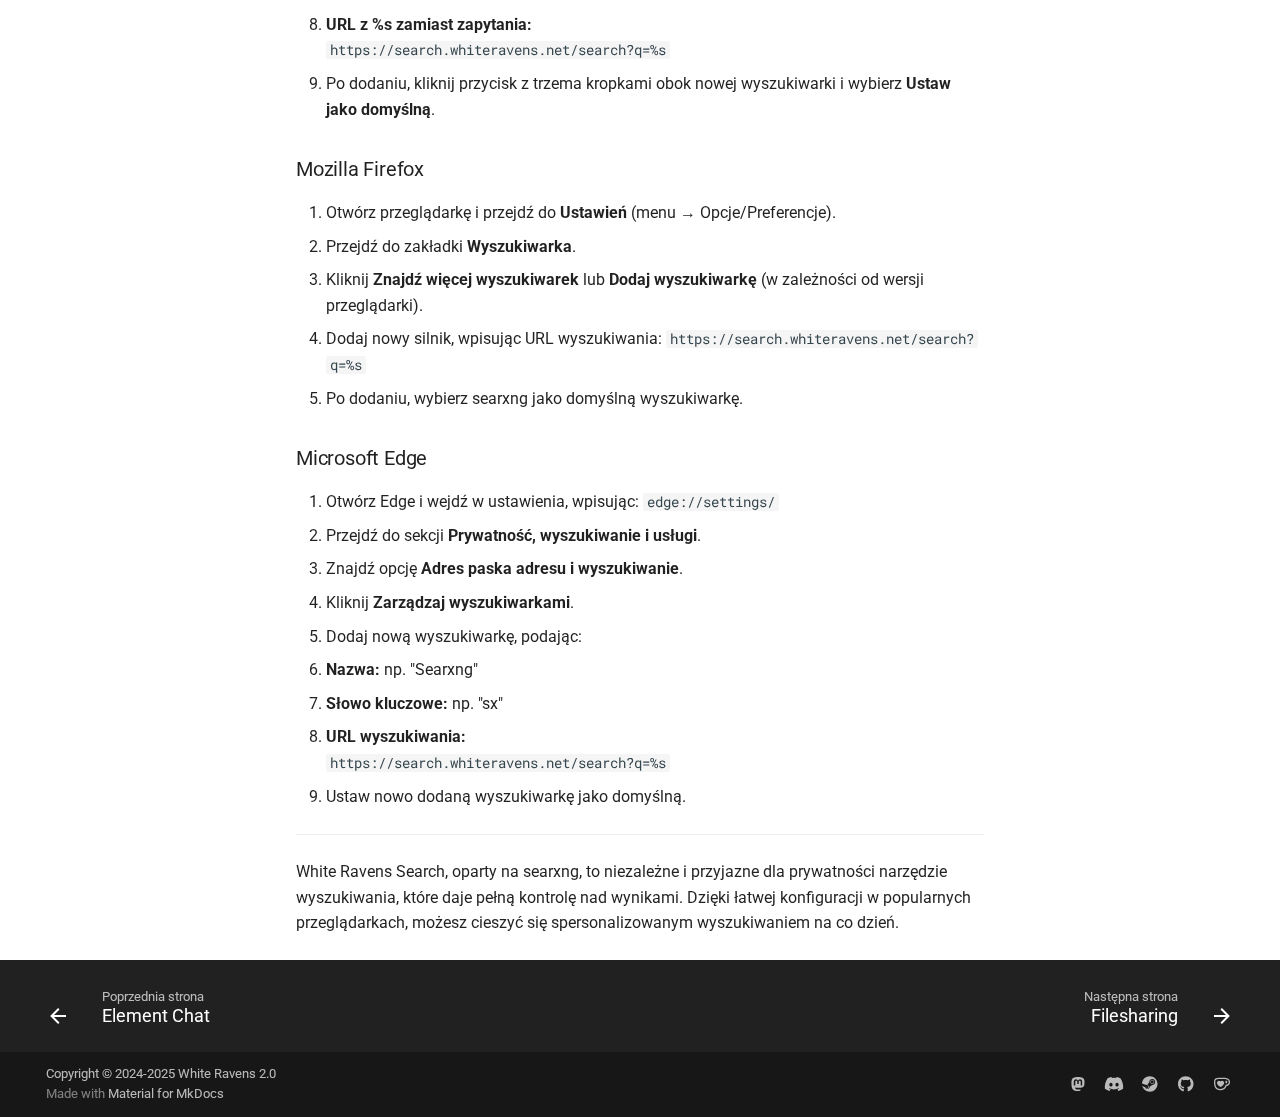
<file: search/index.html>
<!doctype html>
<html lang="pl" class="no-js">
  <head>
    
      <meta charset="utf-8">
      <meta name="viewport" content="width=device-width,initial-scale=1">
      
      
      
      
        <link rel="prev" href="../chat/">
      
      
        <link rel="next" href="../fileshare/">
      
      
      <link rel="icon" href="../images/favicon.png">
      <meta name="generator" content="mkdocs-1.6.1, mkdocs-material-9.6.9">
    
    
      
        <title>Metawyszukiwarka - White Ravens Services Documentation</title>
      
    
    
      <link rel="stylesheet" href="../assets/stylesheets/main.4af4bdda.min.css">
      
        
        <link rel="stylesheet" href="../assets/stylesheets/palette.06af60db.min.css">
      
      


    
    
      
    
    
      
        
        
        <link rel="preconnect" href="https://fonts.gstatic.com" crossorigin>
        <link rel="stylesheet" href="https://fonts.googleapis.com/css?family=Roboto:300,300i,400,400i,700,700i%7CRoboto+Mono:400,400i,700,700i&display=fallback">
        <style>:root{--md-text-font:"Roboto";--md-code-font:"Roboto Mono"}</style>
      
    
    
      <link rel="stylesheet" href="../stylesheets/extra.css">
    
    <script>__md_scope=new URL("..",location),__md_hash=e=>[...e].reduce(((e,_)=>(e<<5)-e+_.charCodeAt(0)),0),__md_get=(e,_=localStorage,t=__md_scope)=>JSON.parse(_.getItem(t.pathname+"."+e)),__md_set=(e,_,t=localStorage,a=__md_scope)=>{try{t.setItem(a.pathname+"."+e,JSON.stringify(_))}catch(e){}}</script>
    
      
  


  <script data-goatcounter="https://wrservices.goatcounter.com/count" async src="//gc.zgo.at/count.js">

 /* var property = "" */
  
    document.addEventListener("DOMContentLoaded", function() {
      location$.subscribe(function(url) {

      })
    })
</script>
  
    <script>"undefined"!=typeof __md_analytics&&__md_analytics()</script>
  

    
    
    
  </head>
  
  
    
    
      
    
    
    
    
    <body dir="ltr" data-md-color-scheme="default" data-md-color-primary="blue" data-md-color-accent="red">
  
    
    <input class="md-toggle" data-md-toggle="drawer" type="checkbox" id="__drawer" autocomplete="off">
    <input class="md-toggle" data-md-toggle="search" type="checkbox" id="__search" autocomplete="off">
    <label class="md-overlay" for="__drawer"></label>
    <div data-md-component="skip">
      
        
        <a href="#white-ravens-search" class="md-skip">
          Przejdź do treści
        </a>
      
    </div>
    <div data-md-component="announce">
      
    </div>
    
    
      

<header class="md-header" data-md-component="header">
  <nav class="md-header__inner md-grid" aria-label="Nagłówek">
    <a href=".." title="White Ravens Services Documentation" class="md-header__button md-logo" aria-label="White Ravens Services Documentation" data-md-component="logo">
      
  
  <svg xmlns="http://www.w3.org/2000/svg" viewBox="0 0 24 24"><path d="M3 1c-1.11 0-2 .89-2 2v11c0 1.11.89 2 2 2h2v-2H3V3h11v2h2V3c0-1.11-.89-2-2-2zm6 6c-1.11 0-2 .89-2 2v2h2V9h2V7zm4 0v2h1v1h2V7zm5 0v2h2v11H9v-2H7v2c0 1.11.89 2 2 2h11c1.11 0 2-.89 2-2V9c0-1.11-.89-2-2-2zm-4 5v2h-2v2h2c1.11 0 2-.89 2-2v-2zm-7 1v3h3v-2H9v-1z"/></svg>

    </a>
    <label class="md-header__button md-icon" for="__drawer">
      
      <svg xmlns="http://www.w3.org/2000/svg" viewBox="0 0 24 24"><path d="M3 6h18v2H3zm0 5h18v2H3zm0 5h18v2H3z"/></svg>
    </label>
    <div class="md-header__title" data-md-component="header-title">
      <div class="md-header__ellipsis">
        <div class="md-header__topic">
          <span class="md-ellipsis">
            White Ravens Services Documentation
          </span>
        </div>
        <div class="md-header__topic" data-md-component="header-topic">
          <span class="md-ellipsis">
            
              Metawyszukiwarka
            
          </span>
        </div>
      </div>
    </div>
    
      
        <form class="md-header__option" data-md-component="palette">
  
    
    
    
    <input class="md-option" data-md-color-media="" data-md-color-scheme="default" data-md-color-primary="blue" data-md-color-accent="red"  aria-label="Tryb dzienny"  type="radio" name="__palette" id="__palette_0">
    
      <label class="md-header__button md-icon" title="Tryb dzienny" for="__palette_1" hidden>
        <svg xmlns="http://www.w3.org/2000/svg" viewBox="0 0 24 24"><path d="M12 8a4 4 0 0 0-4 4 4 4 0 0 0 4 4 4 4 0 0 0 4-4 4 4 0 0 0-4-4m0 10a6 6 0 0 1-6-6 6 6 0 0 1 6-6 6 6 0 0 1 6 6 6 6 0 0 1-6 6m8-9.31V4h-4.69L12 .69 8.69 4H4v4.69L.69 12 4 15.31V20h4.69L12 23.31 15.31 20H20v-4.69L23.31 12z"/></svg>
      </label>
    
  
    
    
    
    <input class="md-option" data-md-color-media="" data-md-color-scheme="slate" data-md-color-primary="teal" data-md-color-accent="deep-orange"  aria-label="Tryb nocny"  type="radio" name="__palette" id="__palette_1">
    
      <label class="md-header__button md-icon" title="Tryb nocny" for="__palette_0" hidden>
        <svg xmlns="http://www.w3.org/2000/svg" viewBox="0 0 24 24"><path d="M12 18c-.89 0-1.74-.2-2.5-.55C11.56 16.5 13 14.42 13 12s-1.44-4.5-3.5-5.45C10.26 6.2 11.11 6 12 6a6 6 0 0 1 6 6 6 6 0 0 1-6 6m8-9.31V4h-4.69L12 .69 8.69 4H4v4.69L.69 12 4 15.31V20h4.69L12 23.31 15.31 20H20v-4.69L23.31 12z"/></svg>
      </label>
    
  
</form>
      
    
    
      <script>var palette=__md_get("__palette");if(palette&&palette.color){if("(prefers-color-scheme)"===palette.color.media){var media=matchMedia("(prefers-color-scheme: light)"),input=document.querySelector(media.matches?"[data-md-color-media='(prefers-color-scheme: light)']":"[data-md-color-media='(prefers-color-scheme: dark)']");palette.color.media=input.getAttribute("data-md-color-media"),palette.color.scheme=input.getAttribute("data-md-color-scheme"),palette.color.primary=input.getAttribute("data-md-color-primary"),palette.color.accent=input.getAttribute("data-md-color-accent")}for(var[key,value]of Object.entries(palette.color))document.body.setAttribute("data-md-color-"+key,value)}</script>
    
    
    
      <label class="md-header__button md-icon" for="__search">
        
        <svg xmlns="http://www.w3.org/2000/svg" viewBox="0 0 24 24"><path d="M9.5 3A6.5 6.5 0 0 1 16 9.5c0 1.61-.59 3.09-1.56 4.23l.27.27h.79l5 5-1.5 1.5-5-5v-.79l-.27-.27A6.52 6.52 0 0 1 9.5 16 6.5 6.5 0 0 1 3 9.5 6.5 6.5 0 0 1 9.5 3m0 2C7 5 5 7 5 9.5S7 14 9.5 14 14 12 14 9.5 12 5 9.5 5"/></svg>
      </label>
      <div class="md-search" data-md-component="search" role="dialog">
  <label class="md-search__overlay" for="__search"></label>
  <div class="md-search__inner" role="search">
    <form class="md-search__form" name="search">
      <input type="text" class="md-search__input" name="query" aria-label="Szukaj" placeholder="Szukaj" autocapitalize="off" autocorrect="off" autocomplete="off" spellcheck="false" data-md-component="search-query" required>
      <label class="md-search__icon md-icon" for="__search">
        
        <svg xmlns="http://www.w3.org/2000/svg" viewBox="0 0 24 24"><path d="M9.5 3A6.5 6.5 0 0 1 16 9.5c0 1.61-.59 3.09-1.56 4.23l.27.27h.79l5 5-1.5 1.5-5-5v-.79l-.27-.27A6.52 6.52 0 0 1 9.5 16 6.5 6.5 0 0 1 3 9.5 6.5 6.5 0 0 1 9.5 3m0 2C7 5 5 7 5 9.5S7 14 9.5 14 14 12 14 9.5 12 5 9.5 5"/></svg>
        
        <svg xmlns="http://www.w3.org/2000/svg" viewBox="0 0 24 24"><path d="M20 11v2H8l5.5 5.5-1.42 1.42L4.16 12l7.92-7.92L13.5 5.5 8 11z"/></svg>
      </label>
      <nav class="md-search__options" aria-label="Szukaj">
        
          <a href="javascript:void(0)" class="md-search__icon md-icon" title="Udostępnij" aria-label="Udostępnij" data-clipboard data-clipboard-text="" data-md-component="search-share" tabindex="-1">
            
            <svg xmlns="http://www.w3.org/2000/svg" viewBox="0 0 24 24"><path d="M18 16.08c-.76 0-1.44.3-1.96.77L8.91 12.7c.05-.23.09-.46.09-.7s-.04-.47-.09-.7l7.05-4.11c.54.5 1.25.81 2.04.81a3 3 0 0 0 3-3 3 3 0 0 0-3-3 3 3 0 0 0-3 3c0 .24.04.47.09.7L8.04 9.81C7.5 9.31 6.79 9 6 9a3 3 0 0 0-3 3 3 3 0 0 0 3 3c.79 0 1.5-.31 2.04-.81l7.12 4.15c-.05.21-.08.43-.08.66 0 1.61 1.31 2.91 2.92 2.91s2.92-1.3 2.92-2.91A2.92 2.92 0 0 0 18 16.08"/></svg>
          </a>
        
        <button type="reset" class="md-search__icon md-icon" title="Wyczyść" aria-label="Wyczyść" tabindex="-1">
          
          <svg xmlns="http://www.w3.org/2000/svg" viewBox="0 0 24 24"><path d="M19 6.41 17.59 5 12 10.59 6.41 5 5 6.41 10.59 12 5 17.59 6.41 19 12 13.41 17.59 19 19 17.59 13.41 12z"/></svg>
        </button>
      </nav>
      
        <div class="md-search__suggest" data-md-component="search-suggest"></div>
      
    </form>
    <div class="md-search__output">
      <div class="md-search__scrollwrap" tabindex="0" data-md-scrollfix>
        <div class="md-search-result" data-md-component="search-result">
          <div class="md-search-result__meta">
            Inicjowanie wyszukiwania
          </div>
          <ol class="md-search-result__list" role="presentation"></ol>
        </div>
      </div>
    </div>
  </div>
</div>
    
    
  </nav>
  
</header>
    
    <div class="md-container" data-md-component="container">
      
      
        
          
            
<nav class="md-tabs" aria-label="Zakładki" data-md-component="tabs">
  <div class="md-grid">
    <ul class="md-tabs__list">
      
        
  
  
  
    <li class="md-tabs__item">
      <a href="https://whiteravens.net" class="md-tabs__link">
        
  
    
  
  White Ravens Home

      </a>
    </li>
  

      
        
  
  
    
  
  
    
    
      
  
  
    
  
  
    
    
      <li class="md-tabs__item md-tabs__item--active">
        <a href=".." class="md-tabs__link">
          
  
    
      <svg xmlns="http://www.w3.org/2000/svg" viewBox="0 0 16 16"><path d="M0 1.75A.75.75 0 0 1 .75 1h4.253c1.227 0 2.317.59 3 1.501A3.74 3.74 0 0 1 11.006 1h4.245a.75.75 0 0 1 .75.75v10.5a.75.75 0 0 1-.75.75h-4.507a2.25 2.25 0 0 0-1.591.659l-.622.621a.75.75 0 0 1-1.06 0l-.622-.621A2.25 2.25 0 0 0 5.258 13H.75a.75.75 0 0 1-.75-.75Zm7.251 10.324.004-5.073-.002-2.253A2.25 2.25 0 0 0 5.003 2.5H1.5v9h3.757a3.75 3.75 0 0 1 1.994.574M8.755 4.75l-.004 7.322a3.75 3.75 0 0 1 1.992-.572H14.5v-9h-3.495a2.25 2.25 0 0 0-2.25 2.25"/></svg>
    
  
  Dokumentacja

        </a>
      </li>
    
  

    
  

      
        
  
  
  
    <li class="md-tabs__item">
      <a href="https://home.wrservices.link" class="md-tabs__link">
        
  
    
  
  Dashboard

      </a>
    </li>
  

      
        
  
  
  
    <li class="md-tabs__item">
      <a href="https://status.wrservices.link" class="md-tabs__link">
        
  
    
  
  Status Usług

      </a>
    </li>
  

      
        
  
  
  
    <li class="md-tabs__item">
      <a href="https://github.com/whiteravens20" class="md-tabs__link">
        
  
    
  
  GitHub

      </a>
    </li>
  

      
    </ul>
  </div>
</nav>
          
        
      
      <main class="md-main" data-md-component="main">
        <div class="md-main__inner md-grid">
          
            
              
              <div class="md-sidebar md-sidebar--primary" data-md-component="sidebar" data-md-type="navigation" >
                <div class="md-sidebar__scrollwrap">
                  <div class="md-sidebar__inner">
                    


  


<nav class="md-nav md-nav--primary md-nav--lifted" aria-label="Nawigacja" data-md-level="0">
  <label class="md-nav__title" for="__drawer">
    <a href=".." title="White Ravens Services Documentation" class="md-nav__button md-logo" aria-label="White Ravens Services Documentation" data-md-component="logo">
      
  
  <svg xmlns="http://www.w3.org/2000/svg" viewBox="0 0 24 24"><path d="M3 1c-1.11 0-2 .89-2 2v11c0 1.11.89 2 2 2h2v-2H3V3h11v2h2V3c0-1.11-.89-2-2-2zm6 6c-1.11 0-2 .89-2 2v2h2V9h2V7zm4 0v2h1v1h2V7zm5 0v2h2v11H9v-2H7v2c0 1.11.89 2 2 2h11c1.11 0 2-.89 2-2V9c0-1.11-.89-2-2-2zm-4 5v2h-2v2h2c1.11 0 2-.89 2-2v-2zm-7 1v3h3v-2H9v-1z"/></svg>

    </a>
    White Ravens Services Documentation
  </label>
  
  <ul class="md-nav__list" data-md-scrollfix>
    
      
      
  
  
  
  
    <li class="md-nav__item">
      <a href="https://whiteravens.net" class="md-nav__link">
        
  
  <span class="md-ellipsis">
    White Ravens Home
    
  </span>
  

      </a>
    </li>
  

    
      
      
  
  
    
  
  
  
    
    
      
        
      
        
      
        
      
    
    
      
        
        
      
      
        
      
    
    
    <li class="md-nav__item md-nav__item--active md-nav__item--section md-nav__item--nested">
      
        
        
        <input class="md-nav__toggle md-toggle " type="checkbox" id="__nav_2" checked>
        
          
          <label class="md-nav__link" for="__nav_2" id="__nav_2_label" tabindex="">
            
  
  <span class="md-ellipsis">
    Dokumentacja
    
  </span>
  

            <span class="md-nav__icon md-icon"></span>
          </label>
        
        <nav class="md-nav" data-md-level="1" aria-labelledby="__nav_2_label" aria-expanded="true">
          <label class="md-nav__title" for="__nav_2">
            <span class="md-nav__icon md-icon"></span>
            Dokumentacja
          </label>
          <ul class="md-nav__list" data-md-scrollfix>
            
              
                
  
  
  
  
    
    
      
        
          
        
      
        
      
        
      
    
    
      
      
        
          
          
        
      
    
    
    <li class="md-nav__item md-nav__item--section md-nav__item--nested">
      
        
        
        <input class="md-nav__toggle md-toggle " type="checkbox" id="__nav_2_1" >
        
          
          
          <div class="md-nav__link md-nav__container">
            <a href=".." class="md-nav__link ">
              
  
    <svg xmlns="http://www.w3.org/2000/svg" viewBox="0 0 16 16"><path d="M0 1.75A.75.75 0 0 1 .75 1h4.253c1.227 0 2.317.59 3 1.501A3.74 3.74 0 0 1 11.006 1h4.245a.75.75 0 0 1 .75.75v10.5a.75.75 0 0 1-.75.75h-4.507a2.25 2.25 0 0 0-1.591.659l-.622.621a.75.75 0 0 1-1.06 0l-.622-.621A2.25 2.25 0 0 0 5.258 13H.75a.75.75 0 0 1-.75-.75Zm7.251 10.324.004-5.073-.002-2.253A2.25 2.25 0 0 0 5.003 2.5H1.5v9h3.757a3.75 3.75 0 0 1 1.994.574M8.755 4.75l-.004 7.322a3.75 3.75 0 0 1 1.992-.572H14.5v-9h-3.495a2.25 2.25 0 0 0-2.25 2.25"/></svg>
  
  <span class="md-ellipsis">
    Strona Główna
    
  </span>
  

            </a>
            
              
              <label class="md-nav__link " for="__nav_2_1" id="__nav_2_1_label" tabindex="">
                <span class="md-nav__icon md-icon"></span>
              </label>
            
          </div>
        
        <nav class="md-nav" data-md-level="2" aria-labelledby="__nav_2_1_label" aria-expanded="false">
          <label class="md-nav__title" for="__nav_2_1">
            <span class="md-nav__icon md-icon"></span>
            Strona Główna
          </label>
          <ul class="md-nav__list" data-md-scrollfix>
            
              
            
              
                
  
  
  
  
    <li class="md-nav__item">
      <a href="../bugs/" class="md-nav__link">
        
  
  <span class="md-ellipsis">
    Zgłaszanie błędow
    
  </span>
  

      </a>
    </li>
  

              
            
              
                
  
  
  
  
    <li class="md-nav__item">
      <a href="../passwordsec/" class="md-nav__link">
        
  
  <span class="md-ellipsis">
    Bezpieczeństwo haseł
    
  </span>
  
    
  
  
    <span class="md-status md-status--new" title="Ostatnio dodane">
    </span>
  

  

      </a>
    </li>
  

              
            
          </ul>
        </nav>
      
    </li>
  

              
            
              
                
  
  
  
  
    
    
      
        
      
        
      
        
      
    
    
      
      
        
          
          
        
      
    
    
    <li class="md-nav__item md-nav__item--section md-nav__item--nested">
      
        
        
        <input class="md-nav__toggle md-toggle " type="checkbox" id="__nav_2_2" >
        
          
          <label class="md-nav__link" for="__nav_2_2" id="__nav_2_2_label" tabindex="">
            
  
  <span class="md-ellipsis">
    Social
    
  </span>
  

            <span class="md-nav__icon md-icon"></span>
          </label>
        
        <nav class="md-nav" data-md-level="2" aria-labelledby="__nav_2_2_label" aria-expanded="false">
          <label class="md-nav__title" for="__nav_2_2">
            <span class="md-nav__icon md-icon"></span>
            Social
          </label>
          <ul class="md-nav__list" data-md-scrollfix>
            
              
                
  
  
  
  
    <li class="md-nav__item">
      <a href="../discord/" class="md-nav__link">
        
  
  <span class="md-ellipsis">
    Discord
    
  </span>
  

      </a>
    </li>
  

              
            
              
                
  
  
  
  
    <li class="md-nav__item">
      <a href="../mastodon/" class="md-nav__link">
        
  
  <span class="md-ellipsis">
    Mastodon
    
  </span>
  

      </a>
    </li>
  

              
            
              
                
  
  
  
  
    <li class="md-nav__item">
      <a href="../steam/" class="md-nav__link">
        
  
  <span class="md-ellipsis">
    Steam
    
  </span>
  

      </a>
    </li>
  

              
            
          </ul>
        </nav>
      
    </li>
  

              
            
              
                
  
  
    
  
  
  
    
    
      
        
      
        
      
        
      
        
      
        
      
        
      
    
    
      
      
        
          
          
        
      
    
    
    <li class="md-nav__item md-nav__item--active md-nav__item--section md-nav__item--nested">
      
        
        
        <input class="md-nav__toggle md-toggle " type="checkbox" id="__nav_2_3" checked>
        
          
          <label class="md-nav__link" for="__nav_2_3" id="__nav_2_3_label" tabindex="">
            
  
  <span class="md-ellipsis">
    Usługi White Ravens
    
  </span>
  

            <span class="md-nav__icon md-icon"></span>
          </label>
        
        <nav class="md-nav" data-md-level="2" aria-labelledby="__nav_2_3_label" aria-expanded="true">
          <label class="md-nav__title" for="__nav_2_3">
            <span class="md-nav__icon md-icon"></span>
            Usługi White Ravens
          </label>
          <ul class="md-nav__list" data-md-scrollfix>
            
              
                
  
  
  
  
    <li class="md-nav__item">
      <a href="../chat/" class="md-nav__link">
        
  
  <span class="md-ellipsis">
    Element Chat
    
  </span>
  

      </a>
    </li>
  

              
            
              
                
  
  
    
  
  
  
    <li class="md-nav__item md-nav__item--active">
      
      <input class="md-nav__toggle md-toggle" type="checkbox" id="__toc">
      
      
        
      
      
        <label class="md-nav__link md-nav__link--active" for="__toc">
          
  
  <span class="md-ellipsis">
    Metawyszukiwarka
    
  </span>
  

          <span class="md-nav__icon md-icon"></span>
        </label>
      
      <a href="./" class="md-nav__link md-nav__link--active">
        
  
  <span class="md-ellipsis">
    Metawyszukiwarka
    
  </span>
  

      </a>
      
        

<nav class="md-nav md-nav--secondary" aria-label="Spis treści">
  
  
  
    
  
  
    <label class="md-nav__title" for="__toc">
      <span class="md-nav__icon md-icon"></span>
      Spis treści
    </label>
    <ul class="md-nav__list" data-md-component="toc" data-md-scrollfix>
      
        <li class="md-nav__item">
  <a href="#co-to-jest-searxng" class="md-nav__link">
    <span class="md-ellipsis">
      Co to jest searxng?
    </span>
  </a>
  
</li>
      
        <li class="md-nav__item">
  <a href="#jak-dziaa-searxng" class="md-nav__link">
    <span class="md-ellipsis">
      Jak działa searxng?
    </span>
  </a>
  
</li>
      
        <li class="md-nav__item">
  <a href="#jak-ustawic-searxng-jako-domyslna-wyszukiwarke" class="md-nav__link">
    <span class="md-ellipsis">
      Jak ustawić searxng jako domyślną wyszukiwarkę?
    </span>
  </a>
  
    <nav class="md-nav" aria-label="Jak ustawić searxng jako domyślną wyszukiwarkę?">
      <ul class="md-nav__list">
        
          <li class="md-nav__item">
  <a href="#google-chrome" class="md-nav__link">
    <span class="md-ellipsis">
      Google Chrome
    </span>
  </a>
  
</li>
        
          <li class="md-nav__item">
  <a href="#mozilla-firefox" class="md-nav__link">
    <span class="md-ellipsis">
      Mozilla Firefox
    </span>
  </a>
  
</li>
        
          <li class="md-nav__item">
  <a href="#microsoft-edge" class="md-nav__link">
    <span class="md-ellipsis">
      Microsoft Edge
    </span>
  </a>
  
</li>
        
      </ul>
    </nav>
  
</li>
      
    </ul>
  
</nav>
      
    </li>
  

              
            
              
                
  
  
  
  
    <li class="md-nav__item">
      <a href="../fileshare/" class="md-nav__link">
        
  
  <span class="md-ellipsis">
    Filesharing
    
  </span>
  

      </a>
    </li>
  

              
            
              
                
  
  
  
  
    <li class="md-nav__item">
      <a href="../pastebin/" class="md-nav__link">
        
  
  <span class="md-ellipsis">
    Pastebin
    
  </span>
  

      </a>
    </li>
  

              
            
              
                
  
  
  
  
    <li class="md-nav__item">
      <a href="../invidious/" class="md-nav__link">
        
  
  <span class="md-ellipsis">
    Invidious
    
  </span>
  

      </a>
    </li>
  

              
            
              
                
  
  
  
  
    <li class="md-nav__item">
      <a href="../habitica/" class="md-nav__link">
        
  
  <span class="md-ellipsis">
    Habitica
    
  </span>
  
    
  
  
    <span class="md-status md-status--new" title="Ostatnio dodane">
    </span>
  

  

      </a>
    </li>
  

              
            
          </ul>
        </nav>
      
    </li>
  

              
            
          </ul>
        </nav>
      
    </li>
  

    
      
      
  
  
  
  
    <li class="md-nav__item">
      <a href="https://home.wrservices.link" class="md-nav__link">
        
  
  <span class="md-ellipsis">
    Dashboard
    
  </span>
  

      </a>
    </li>
  

    
      
      
  
  
  
  
    <li class="md-nav__item">
      <a href="https://status.wrservices.link" class="md-nav__link">
        
  
  <span class="md-ellipsis">
    Status Usług
    
  </span>
  

      </a>
    </li>
  

    
      
      
  
  
  
  
    <li class="md-nav__item">
      <a href="https://github.com/whiteravens20" class="md-nav__link">
        
  
  <span class="md-ellipsis">
    GitHub
    
  </span>
  

      </a>
    </li>
  

    
  </ul>
</nav>
                  </div>
                </div>
              </div>
            
            
              
              <div class="md-sidebar md-sidebar--secondary" data-md-component="sidebar" data-md-type="toc" >
                <div class="md-sidebar__scrollwrap">
                  <div class="md-sidebar__inner">
                    

<nav class="md-nav md-nav--secondary" aria-label="Spis treści">
  
  
  
    
  
  
    <label class="md-nav__title" for="__toc">
      <span class="md-nav__icon md-icon"></span>
      Spis treści
    </label>
    <ul class="md-nav__list" data-md-component="toc" data-md-scrollfix>
      
        <li class="md-nav__item">
  <a href="#co-to-jest-searxng" class="md-nav__link">
    <span class="md-ellipsis">
      Co to jest searxng?
    </span>
  </a>
  
</li>
      
        <li class="md-nav__item">
  <a href="#jak-dziaa-searxng" class="md-nav__link">
    <span class="md-ellipsis">
      Jak działa searxng?
    </span>
  </a>
  
</li>
      
        <li class="md-nav__item">
  <a href="#jak-ustawic-searxng-jako-domyslna-wyszukiwarke" class="md-nav__link">
    <span class="md-ellipsis">
      Jak ustawić searxng jako domyślną wyszukiwarkę?
    </span>
  </a>
  
    <nav class="md-nav" aria-label="Jak ustawić searxng jako domyślną wyszukiwarkę?">
      <ul class="md-nav__list">
        
          <li class="md-nav__item">
  <a href="#google-chrome" class="md-nav__link">
    <span class="md-ellipsis">
      Google Chrome
    </span>
  </a>
  
</li>
        
          <li class="md-nav__item">
  <a href="#mozilla-firefox" class="md-nav__link">
    <span class="md-ellipsis">
      Mozilla Firefox
    </span>
  </a>
  
</li>
        
          <li class="md-nav__item">
  <a href="#microsoft-edge" class="md-nav__link">
    <span class="md-ellipsis">
      Microsoft Edge
    </span>
  </a>
  
</li>
        
      </ul>
    </nav>
  
</li>
      
    </ul>
  
</nav>
                  </div>
                </div>
              </div>
            
          
          
            <div class="md-content" data-md-component="content">
              <article class="md-content__inner md-typeset">
                
                  



<h1 id="white-ravens-search">White Ravens Search<a class="headerlink" href="#white-ravens-search" title="Permanent link">&para;</a></h1>
<p>White Ravens Search to projekt oparty na <a href="https://github.com/searxng/searxng">searxng</a> – otwartoźródłowym silniku wyszukiwania, który stawia na prywatność użytkowników oraz niezależność w przeszukiwaniu zasobów internetu. Dzięki niemu możesz korzystać z wyników pochodzących z wielu różnych źródeł, bez obaw o śledzenie Twoich działań.</p>
<div class="admonition tip">
<p class="admonition-title">Link</p>
<p><a href="https://search.whiteravens.net/">White Ravens SearXNG</a></p>
</div>
<h2 id="co-to-jest-searxng">Co to jest searxng?<a class="headerlink" href="#co-to-jest-searxng" title="Permanent link">&para;</a></h2>
<p>Searxng to nowoczesny, otwartoźródłowy silnik wyszukiwania, który działa jako agregator wyników. Jego główne zalety to:</p>
<ul>
<li>
<p><strong>Prywatność:</strong><br />
  Searxng nie zbiera danych o użytkownikach ani nie śledzi historii wyszukiwania.</p>
</li>
<li>
<p><strong>Agregacja wyników:</strong><br />
  Zapytania wysyłane są do wielu wyszukiwarek jednocześnie, co pozwala na uzyskanie obiektywnych i zróżnicowanych wyników.</p>
</li>
<li>
<p><strong>Konfigurowalność:</strong><br />
  Użytkownicy mogą dostosować źródła, z których pobierane są informacje, aby otrzymywać wyniki najbardziej odpowiadające ich potrzebom.</p>
</li>
</ul>
<h2 id="jak-dziaa-searxng">Jak działa searxng?<a class="headerlink" href="#jak-dziaa-searxng" title="Permanent link">&para;</a></h2>
<ol>
<li>
<p><strong>Przyjmowanie zapytań:</strong><br />
   Użytkownik wpisuje zapytanie w polu wyszukiwania.</p>
</li>
<li>
<p><strong>Agregacja wyników:</strong><br />
   Searxng przekazuje zapytanie do wybranych wyszukiwarek oraz baz danych. Następnie zbiera i łączy otrzymane wyniki w jeden, spójny wynik wyszukiwania.</p>
</li>
<li>
<p><strong>Prezentacja wyników:</strong><br />
   Wyniki są wyświetlane w przejrzystej formie, umożliwiając łatwe przeglądanie oraz filtrowanie wyników według preferencji użytkownika.</p>
</li>
</ol>
<h2 id="jak-ustawic-searxng-jako-domyslna-wyszukiwarke">Jak ustawić searxng jako domyślną wyszukiwarkę?<a class="headerlink" href="#jak-ustawic-searxng-jako-domyslna-wyszukiwarke" title="Permanent link">&para;</a></h2>
<p>Poniżej znajdziesz instrukcje, jak skonfigurować searxng jako domyślną wyszukiwarkę w popularnych przeglądarkach internetowych.</p>
<h3 id="google-chrome">Google Chrome<a class="headerlink" href="#google-chrome" title="Permanent link">&para;</a></h3>
<ol>
<li>Otwórz przeglądarkę i przejdź do ustawień, wpisując w pasku adresu: <code>chrome://settings/</code></li>
<li>Przejdź do sekcji <strong>Wyszukiwarka</strong>.</li>
<li>Kliknij <strong>Zarządzaj wyszukiwarkami i witrynami</strong>.</li>
<li>W sekcji <strong>Wyszukiwarki</strong> kliknij przycisk <strong>Dodaj</strong>.</li>
<li>Wypełnij pola:</li>
<li><strong>Nazwa:</strong> np. "Searxng"</li>
<li><strong>Słowo kluczowe:</strong> np. "sx"</li>
<li><strong>URL z %s zamiast zapytania:</strong><br />
<code>https://search.whiteravens.net/search?q=%s</code></li>
<li>Po dodaniu, kliknij przycisk z trzema kropkami obok nowej wyszukiwarki i wybierz <strong>Ustaw jako domyślną</strong>.</li>
</ol>
<h3 id="mozilla-firefox">Mozilla Firefox<a class="headerlink" href="#mozilla-firefox" title="Permanent link">&para;</a></h3>
<ol>
<li>Otwórz przeglądarkę i przejdź do <strong>Ustawień</strong> (menu → Opcje/Preferencje).</li>
<li>Przejdź do zakładki <strong>Wyszukiwarka</strong>.</li>
<li>Kliknij <strong>Znajdź więcej wyszukiwarek</strong> lub <strong>Dodaj wyszukiwarkę</strong> (w zależności od wersji przeglądarki).</li>
<li>Dodaj nowy silnik, wpisując URL wyszukiwania:
   <code>https://search.whiteravens.net/search?q=%s</code></li>
<li>Po dodaniu, wybierz searxng jako domyślną wyszukiwarkę.</li>
</ol>
<h3 id="microsoft-edge">Microsoft Edge<a class="headerlink" href="#microsoft-edge" title="Permanent link">&para;</a></h3>
<ol>
<li>Otwórz Edge i wejdź w ustawienia, wpisując: <code>edge://settings/</code></li>
<li>Przejdź do sekcji <strong>Prywatność, wyszukiwanie i usługi</strong>.</li>
<li>Znajdź opcję <strong>Adres paska adresu i wyszukiwanie</strong>.</li>
<li>Kliknij <strong>Zarządzaj wyszukiwarkami</strong>.</li>
<li>Dodaj nową wyszukiwarkę, podając:</li>
<li><strong>Nazwa:</strong> np. "Searxng"</li>
<li><strong>Słowo kluczowe:</strong> np. "sx"</li>
<li><strong>URL wyszukiwania:</strong><br />
<code>https://search.whiteravens.net/search?q=%s</code></li>
<li>Ustaw nowo dodaną wyszukiwarkę jako domyślną.</li>
</ol>
<hr />
<p>White Ravens Search, oparty na searxng, to niezależne i przyjazne dla prywatności narzędzie wyszukiwania, które daje pełną kontrolę nad wynikami. Dzięki łatwej konfiguracji w popularnych przeglądarkach, możesz cieszyć się spersonalizowanym wyszukiwaniem na co dzień.</p>







  
  



  




                
              </article>
            </div>
          
          
  <script>var tabs=__md_get("__tabs");if(Array.isArray(tabs))e:for(var set of document.querySelectorAll(".tabbed-set")){var labels=set.querySelector(".tabbed-labels");for(var tab of tabs)for(var label of labels.getElementsByTagName("label"))if(label.innerText.trim()===tab){var input=document.getElementById(label.htmlFor);input.checked=!0;continue e}}</script>

<script>var target=document.getElementById(location.hash.slice(1));target&&target.name&&(target.checked=target.name.startsWith("__tabbed_"))</script>
        </div>
        
          <button type="button" class="md-top md-icon" data-md-component="top" hidden>
  
  <svg xmlns="http://www.w3.org/2000/svg" viewBox="0 0 24 24"><path d="M13 20h-2V8l-5.5 5.5-1.42-1.42L12 4.16l7.92 7.92-1.42 1.42L13 8z"/></svg>
  Powrót do góry
</button>
        
      </main>
      
        <footer class="md-footer">
  
    
      
      <nav class="md-footer__inner md-grid" aria-label="Stopka" >
        
          
          <a href="../chat/" class="md-footer__link md-footer__link--prev" aria-label="Poprzednia strona: Element Chat">
            <div class="md-footer__button md-icon">
              
              <svg xmlns="http://www.w3.org/2000/svg" viewBox="0 0 24 24"><path d="M20 11v2H8l5.5 5.5-1.42 1.42L4.16 12l7.92-7.92L13.5 5.5 8 11z"/></svg>
            </div>
            <div class="md-footer__title">
              <span class="md-footer__direction">
                Poprzednia strona
              </span>
              <div class="md-ellipsis">
                Element Chat
              </div>
            </div>
          </a>
        
        
          
          <a href="../fileshare/" class="md-footer__link md-footer__link--next" aria-label="Następna strona: Filesharing">
            <div class="md-footer__title">
              <span class="md-footer__direction">
                Następna strona
              </span>
              <div class="md-ellipsis">
                Filesharing
              </div>
            </div>
            <div class="md-footer__button md-icon">
              
              <svg xmlns="http://www.w3.org/2000/svg" viewBox="0 0 24 24"><path d="M4 11v2h12l-5.5 5.5 1.42 1.42L19.84 12l-7.92-7.92L10.5 5.5 16 11z"/></svg>
            </div>
          </a>
        
      </nav>
    
  
  <div class="md-footer-meta md-typeset">
    <div class="md-footer-meta__inner md-grid">
      <div class="md-copyright">
  
    <div class="md-copyright__highlight">
      Copyright &copy; 2024-2025 White Ravens 2.0
    </div>
  
  
    Made with
    <a href="https://squidfunk.github.io/mkdocs-material/" target="_blank" rel="noopener">
      Material for MkDocs
    </a>
  
</div>
      
        <div class="md-social">
  
    
    
      
    
    
    
      
      
    
    <a href="https://mastodon.social/@whiteravens" target="_blank" rel="noopener me" title="mastodon.social" class="md-social__link">
      <svg xmlns="http://www.w3.org/2000/svg" viewBox="0 0 448 512"><!--! Font Awesome Free 6.7.2 by @fontawesome - https://fontawesome.com License - https://fontawesome.com/license/free (Icons: CC BY 4.0, Fonts: SIL OFL 1.1, Code: MIT License) Copyright 2024 Fonticons, Inc.--><path d="M433 179.11c0-97.2-63.71-125.7-63.71-125.7-62.52-28.7-228.56-28.4-290.48 0 0 0-63.72 28.5-63.72 125.7 0 115.7-6.6 259.4 105.63 289.1 40.51 10.7 75.32 13 103.33 11.4 50.81-2.8 79.32-18.1 79.32-18.1l-1.7-36.9s-36.31 11.4-77.12 10.1c-40.41-1.4-83-4.4-89.63-54a102.5 102.5 0 0 1-.9-13.9c85.63 20.9 158.65 9.1 178.75 6.7 56.12-6.7 105-41.3 111.23-72.9 9.8-49.8 9-121.5 9-121.5m-75.12 125.2h-46.63v-114.2c0-49.7-64-51.6-64 6.9v62.5h-46.33V197c0-58.5-64-56.6-64-6.9v114.2H90.19c0-122.1-5.2-147.9 18.41-175 25.9-28.9 79.82-30.8 103.83 6.1l11.6 19.5 11.6-19.5c24.11-37.1 78.12-34.8 103.83-6.1 23.71 27.3 18.4 53 18.4 175z"/></svg>
    </a>
  
    
    
    
    
      
      
    
    <a href="https://discord.gg/5JMk8Z4" target="_blank" rel="noopener" title="discord.gg" class="md-social__link">
      <svg xmlns="http://www.w3.org/2000/svg" viewBox="0 0 640 512"><!--! Font Awesome Free 6.7.2 by @fontawesome - https://fontawesome.com License - https://fontawesome.com/license/free (Icons: CC BY 4.0, Fonts: SIL OFL 1.1, Code: MIT License) Copyright 2024 Fonticons, Inc.--><path d="M524.531 69.836a1.5 1.5 0 0 0-.764-.7A485 485 0 0 0 404.081 32.03a1.82 1.82 0 0 0-1.923.91 338 338 0 0 0-14.9 30.6 447.9 447.9 0 0 0-134.426 0 310 310 0 0 0-15.135-30.6 1.89 1.89 0 0 0-1.924-.91 483.7 483.7 0 0 0-119.688 37.107 1.7 1.7 0 0 0-.788.676C39.068 183.651 18.186 294.69 28.43 404.354a2.02 2.02 0 0 0 .765 1.375 487.7 487.7 0 0 0 146.825 74.189 1.9 1.9 0 0 0 2.063-.676A348 348 0 0 0 208.12 430.4a1.86 1.86 0 0 0-1.019-2.588 321 321 0 0 1-45.868-21.853 1.885 1.885 0 0 1-.185-3.126 251 251 0 0 0 9.109-7.137 1.82 1.82 0 0 1 1.9-.256c96.229 43.917 200.41 43.917 295.5 0a1.81 1.81 0 0 1 1.924.233 235 235 0 0 0 9.132 7.16 1.884 1.884 0 0 1-.162 3.126 301.4 301.4 0 0 1-45.89 21.83 1.875 1.875 0 0 0-1 2.611 391 391 0 0 0 30.014 48.815 1.86 1.86 0 0 0 2.063.7A486 486 0 0 0 610.7 405.729a1.88 1.88 0 0 0 .765-1.352c12.264-126.783-20.532-236.912-86.934-334.541M222.491 337.58c-28.972 0-52.844-26.587-52.844-59.239s23.409-59.241 52.844-59.241c29.665 0 53.306 26.82 52.843 59.239 0 32.654-23.41 59.241-52.843 59.241m195.38 0c-28.971 0-52.843-26.587-52.843-59.239s23.409-59.241 52.843-59.241c29.667 0 53.307 26.82 52.844 59.239 0 32.654-23.177 59.241-52.844 59.241"/></svg>
    </a>
  
    
    
    
    
      
      
    
    <a href="https://steamcommunity.com/groups/whiteravensgaming" target="_blank" rel="noopener" title="steamcommunity.com" class="md-social__link">
      <svg xmlns="http://www.w3.org/2000/svg" viewBox="0 0 496 512"><!--! Font Awesome Free 6.7.2 by @fontawesome - https://fontawesome.com License - https://fontawesome.com/license/free (Icons: CC BY 4.0, Fonts: SIL OFL 1.1, Code: MIT License) Copyright 2024 Fonticons, Inc.--><path d="M496 256c0 137-111.2 248-248.4 248-113.8 0-209.6-76.3-239-180.4l95.2 39.3c6.4 32.1 34.9 56.4 68.9 56.4 39.2 0 71.9-32.4 70.2-73.5l84.5-60.2c52.1 1.3 95.8-40.9 95.8-93.5 0-51.6-42-93.5-93.7-93.5s-93.7 42-93.7 93.5v1.2L176.6 279c-15.5-.9-30.7 3.4-43.5 12.1L0 236.1C10.2 108.4 117.1 8 247.6 8 384.8 8 496 119 496 256M155.7 384.3l-30.5-12.6a52.8 52.8 0 0 0 27.2 25.8c26.9 11.2 57.8-1.6 69-28.4 5.4-13 5.5-27.3.1-40.3S206 305.6 193 300.2c-12.9-5.4-26.7-5.2-38.9-.6l31.5 13c19.8 8.2 29.2 30.9 20.9 50.7-8.3 19.9-31 29.2-50.8 21m173.8-129.9c-34.4 0-62.4-28-62.4-62.3s28-62.3 62.4-62.3 62.4 28 62.4 62.3-27.9 62.3-62.4 62.3m.1-15.6c25.9 0 46.9-21 46.9-46.8 0-25.9-21-46.8-46.9-46.8s-46.9 21-46.9 46.8c.1 25.8 21.1 46.8 46.9 46.8"/></svg>
    </a>
  
    
    
    
    
      
      
    
    <a href="https://github.com/whiteravens20" target="_blank" rel="noopener" title="github.com" class="md-social__link">
      <svg xmlns="http://www.w3.org/2000/svg" viewBox="0 0 496 512"><!--! Font Awesome Free 6.7.2 by @fontawesome - https://fontawesome.com License - https://fontawesome.com/license/free (Icons: CC BY 4.0, Fonts: SIL OFL 1.1, Code: MIT License) Copyright 2024 Fonticons, Inc.--><path d="M165.9 397.4c0 2-2.3 3.6-5.2 3.6-3.3.3-5.6-1.3-5.6-3.6 0-2 2.3-3.6 5.2-3.6 3-.3 5.6 1.3 5.6 3.6m-31.1-4.5c-.7 2 1.3 4.3 4.3 4.9 2.6 1 5.6 0 6.2-2s-1.3-4.3-4.3-5.2c-2.6-.7-5.5.3-6.2 2.3m44.2-1.7c-2.9.7-4.9 2.6-4.6 4.9.3 2 2.9 3.3 5.9 2.6 2.9-.7 4.9-2.6 4.6-4.6-.3-1.9-3-3.2-5.9-2.9M244.8 8C106.1 8 0 113.3 0 252c0 110.9 69.8 205.8 169.5 239.2 12.8 2.3 17.3-5.6 17.3-12.1 0-6.2-.3-40.4-.3-61.4 0 0-70 15-84.7-29.8 0 0-11.4-29.1-27.8-36.6 0 0-22.9-15.7 1.6-15.4 0 0 24.9 2 38.6 25.8 21.9 38.6 58.6 27.5 72.9 20.9 2.3-16 8.8-27.1 16-33.7-55.9-6.2-112.3-14.3-112.3-110.5 0-27.5 7.6-41.3 23.6-58.9-2.6-6.5-11.1-33.3 2.6-67.9 20.9-6.5 69 27 69 27 20-5.6 41.5-8.5 62.8-8.5s42.8 2.9 62.8 8.5c0 0 48.1-33.6 69-27 13.7 34.7 5.2 61.4 2.6 67.9 16 17.7 25.8 31.5 25.8 58.9 0 96.5-58.9 104.2-114.8 110.5 9.2 7.9 17 22.9 17 46.4 0 33.7-.3 75.4-.3 83.6 0 6.5 4.6 14.4 17.3 12.1C428.2 457.8 496 362.9 496 252 496 113.3 383.5 8 244.8 8M97.2 352.9c-1.3 1-1 3.3.7 5.2 1.6 1.6 3.9 2.3 5.2 1 1.3-1 1-3.3-.7-5.2-1.6-1.6-3.9-2.3-5.2-1m-10.8-8.1c-.7 1.3.3 2.9 2.3 3.9 1.6 1 3.6.7 4.3-.7.7-1.3-.3-2.9-2.3-3.9-2-.6-3.6-.3-4.3.7m32.4 35.6c-1.6 1.3-1 4.3 1.3 6.2 2.3 2.3 5.2 2.6 6.5 1 1.3-1.3.7-4.3-1.3-6.2-2.2-2.3-5.2-2.6-6.5-1m-11.4-14.7c-1.6 1-1.6 3.6 0 5.9s4.3 3.3 5.6 2.3c1.6-1.3 1.6-3.9 0-6.2-1.4-2.3-4-3.3-5.6-2"/></svg>
    </a>
  
    
    
    
    
      
      
    
    <a href="https://ko-fi.com/N4N4E0LR2" target="_blank" rel="noopener" title="ko-fi.com" class="md-social__link">
      <svg xmlns="http://www.w3.org/2000/svg" viewBox="0 0 24 24"><path d="M11.351 2.715c-2.7 0-4.986.025-6.83.26C2.078 3.285 0 5.154 0 8.61c0 3.506.182 6.13 1.585 8.493 1.584 2.701 4.233 4.182 7.662 4.182h.83c4.209 0 6.494-2.234 7.637-4a9.5 9.5 0 0 0 1.091-2.338C21.792 14.688 24 12.22 24 9.208v-.415c0-3.247-2.13-5.507-5.792-5.87-1.558-.156-2.65-.208-6.857-.208m0 1.947c4.208 0 5.09.052 6.571.182 2.624.311 4.13 1.584 4.13 4v.39c0 2.156-1.792 3.844-3.87 3.844h-.935l-.156.649c-.208 1.013-.597 1.818-1.039 2.546-.909 1.428-2.545 3.064-5.922 3.064h-.805c-2.571 0-4.831-.883-6.078-3.195-1.09-2-1.298-4.155-1.298-7.506 0-2.181.857-3.402 3.012-3.714 1.533-.233 3.559-.26 6.39-.26m6.547 2.287c-.416 0-.65.234-.65.546v2.935c0 .311.234.545.65.545 1.324 0 2.051-.754 2.051-2s-.727-2.026-2.052-2.026m-10.39.182c-1.818 0-3.013 1.48-3.013 3.142 0 1.533.858 2.857 1.949 3.897.727.701 1.87 1.429 2.649 1.896a1.47 1.47 0 0 0 1.507 0c.78-.467 1.922-1.195 2.623-1.896 1.117-1.039 1.974-2.364 1.974-3.897 0-1.662-1.247-3.142-3.039-3.142-1.065 0-1.792.545-2.338 1.298-.493-.753-1.246-1.298-2.312-1.298"/></svg>
    </a>
  
</div>
      
    </div>
  </div>
</footer>
      
    </div>
    <div class="md-dialog" data-md-component="dialog">
      <div class="md-dialog__inner md-typeset"></div>
    </div>
    
    
    <script id="__config" type="application/json">{"base": "..", "features": ["content.code.annotate", "content.code.copy", "content.tabs.link", "navigation.footer", "navigation.indexes", "navigation.sections", "navigation.tabs", "navigation.top", "navigation.tracking", "search.highlight", "search.share", "search.suggest"], "search": "../assets/javascripts/workers/search.f8cc74c7.min.js", "translations": {"clipboard.copied": "Skopiowano do schowka", "clipboard.copy": "Kopiuj do schowka", "search.result.more.one": "1 wi\u0119cej na tej stronie", "search.result.more.other": "# wi\u0119cej na tej stronie", "search.result.none": "Brak wynik\u00f3w wyszukiwania", "search.result.one": "Wyniki wyszukiwania: 1", "search.result.other": "Wyniki wyszukiwania: #", "search.result.placeholder": "Zacznij pisa\u0107, aby szuka\u0107", "search.result.term.missing": "Brak", "select.version": "Wybierz wersj\u0119"}}</script>
    
    
      <script src="../assets/javascripts/bundle.c8b220af.min.js"></script>
      
    
  </body>
</html>
</file>
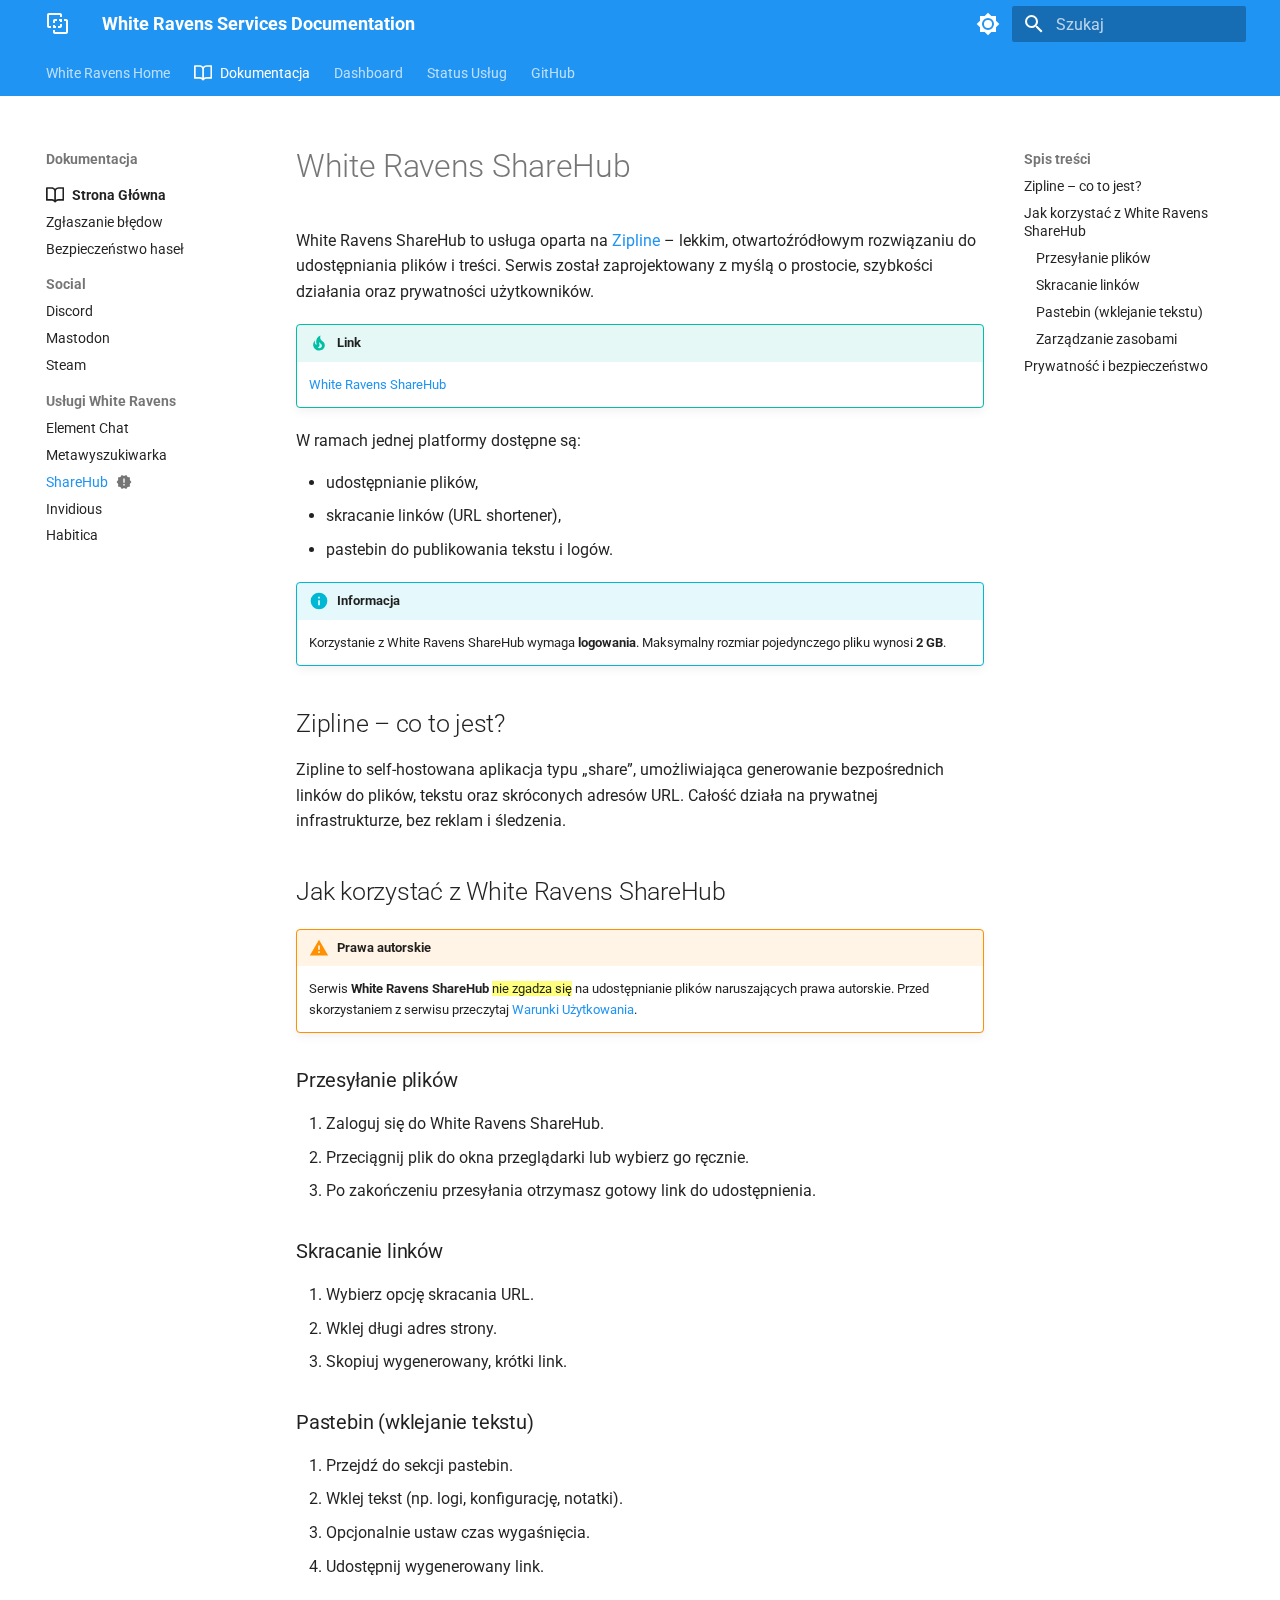
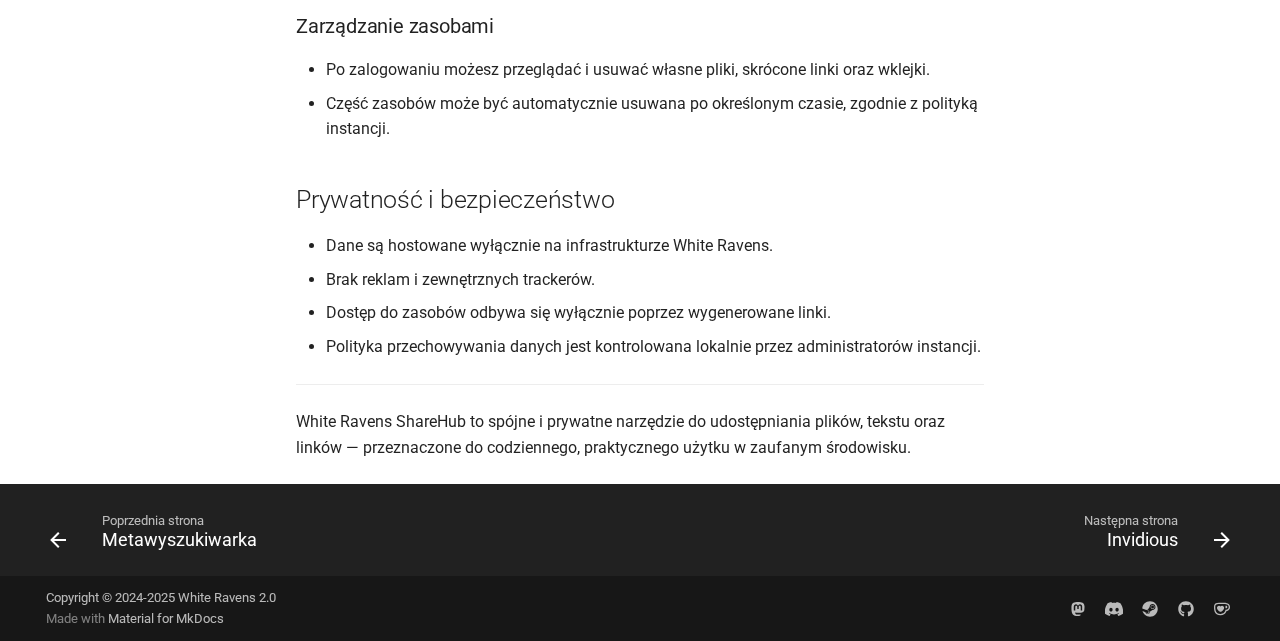
<file: share/index.html>
<!doctype html>
<html lang="pl" class="no-js">
  <head>
    
      <meta charset="utf-8">
      <meta name="viewport" content="width=device-width,initial-scale=1">
      
      
      
      
        <link rel="prev" href="../search/">
      
      
        <link rel="next" href="../invidious/">
      
      
        
      
      
      <link rel="icon" href="../images/favicon.png">
      <meta name="generator" content="mkdocs-1.6.1, mkdocs-material-9.7.1">
    
    
      
        <title>ShareHub - White Ravens Services Documentation</title>
      
    
    
      <link rel="stylesheet" href="../assets/stylesheets/main.484c7ddc.min.css">
      
        
        <link rel="stylesheet" href="../assets/stylesheets/palette.ab4e12ef.min.css">
      
      


    
    
      
    
    
      
        
        
        <link rel="preconnect" href="https://fonts.gstatic.com" crossorigin>
        <link rel="stylesheet" href="https://fonts.googleapis.com/css?family=Roboto:300,300i,400,400i,700,700i%7CRoboto+Mono:400,400i,700,700i&display=fallback">
        <style>:root{--md-text-font:"Roboto";--md-code-font:"Roboto Mono"}</style>
      
    
    
      <link rel="stylesheet" href="../stylesheets/extra.css">
    
    <script>__md_scope=new URL("..",location),__md_hash=e=>[...e].reduce(((e,_)=>(e<<5)-e+_.charCodeAt(0)),0),__md_get=(e,_=localStorage,t=__md_scope)=>JSON.parse(_.getItem(t.pathname+"."+e)),__md_set=(e,_,t=localStorage,a=__md_scope)=>{try{t.setItem(a.pathname+"."+e,JSON.stringify(_))}catch(e){}}</script>
    
      
  


  <script data-goatcounter="https://wrservices.goatcounter.com/count" async src="//gc.zgo.at/count.js">

 /* var property = "" */
  
    document.addEventListener("DOMContentLoaded", function() {
      location$.subscribe(function(url) {

      })
    })
</script>
  
    <script>"undefined"!=typeof __md_analytics&&__md_analytics()</script>
  

    
    
  </head>
  
  
    
    
      
    
    
    
    
    <body dir="ltr" data-md-color-scheme="default" data-md-color-primary="blue" data-md-color-accent="red">
  
    
    <input class="md-toggle" data-md-toggle="drawer" type="checkbox" id="__drawer" autocomplete="off">
    <input class="md-toggle" data-md-toggle="search" type="checkbox" id="__search" autocomplete="off">
    <label class="md-overlay" for="__drawer"></label>
    <div data-md-component="skip">
      
        
        <a href="#white-ravens-sharehub" class="md-skip">
          Przejdź do treści
        </a>
      
    </div>
    <div data-md-component="announce">
      
    </div>
    
    
      

<header class="md-header" data-md-component="header">
  <nav class="md-header__inner md-grid" aria-label="Nagłówek">
    <a href=".." title="White Ravens Services Documentation" class="md-header__button md-logo" aria-label="White Ravens Services Documentation" data-md-component="logo">
      
  
  <svg xmlns="http://www.w3.org/2000/svg" viewBox="0 0 24 24"><path d="M3 1c-1.11 0-2 .89-2 2v11c0 1.11.89 2 2 2h2v-2H3V3h11v2h2V3c0-1.11-.89-2-2-2zm6 6c-1.11 0-2 .89-2 2v2h2V9h2V7zm4 0v2h1v1h2V7zm5 0v2h2v11H9v-2H7v2c0 1.11.89 2 2 2h11c1.11 0 2-.89 2-2V9c0-1.11-.89-2-2-2zm-4 5v2h-2v2h2c1.11 0 2-.89 2-2v-2zm-7 1v3h3v-2H9v-1z"/></svg>

    </a>
    <label class="md-header__button md-icon" for="__drawer">
      
      <svg xmlns="http://www.w3.org/2000/svg" viewBox="0 0 24 24"><path d="M3 6h18v2H3zm0 5h18v2H3zm0 5h18v2H3z"/></svg>
    </label>
    <div class="md-header__title" data-md-component="header-title">
      <div class="md-header__ellipsis">
        <div class="md-header__topic">
          <span class="md-ellipsis">
            White Ravens Services Documentation
          </span>
        </div>
        <div class="md-header__topic" data-md-component="header-topic">
          <span class="md-ellipsis">
            
              ShareHub
            
          </span>
        </div>
      </div>
    </div>
    
      
        <form class="md-header__option" data-md-component="palette">
  
    
    
    
    <input class="md-option" data-md-color-media="" data-md-color-scheme="default" data-md-color-primary="blue" data-md-color-accent="red"  aria-label="Tryb dzienny"  type="radio" name="__palette" id="__palette_0">
    
      <label class="md-header__button md-icon" title="Tryb dzienny" for="__palette_1" hidden>
        <svg xmlns="http://www.w3.org/2000/svg" viewBox="0 0 24 24"><path d="M12 8a4 4 0 0 0-4 4 4 4 0 0 0 4 4 4 4 0 0 0 4-4 4 4 0 0 0-4-4m0 10a6 6 0 0 1-6-6 6 6 0 0 1 6-6 6 6 0 0 1 6 6 6 6 0 0 1-6 6m8-9.31V4h-4.69L12 .69 8.69 4H4v4.69L.69 12 4 15.31V20h4.69L12 23.31 15.31 20H20v-4.69L23.31 12z"/></svg>
      </label>
    
  
    
    
    
    <input class="md-option" data-md-color-media="" data-md-color-scheme="slate" data-md-color-primary="teal" data-md-color-accent="deep-orange"  aria-label="Tryb nocny"  type="radio" name="__palette" id="__palette_1">
    
      <label class="md-header__button md-icon" title="Tryb nocny" for="__palette_0" hidden>
        <svg xmlns="http://www.w3.org/2000/svg" viewBox="0 0 24 24"><path d="M12 18c-.89 0-1.74-.2-2.5-.55C11.56 16.5 13 14.42 13 12s-1.44-4.5-3.5-5.45C10.26 6.2 11.11 6 12 6a6 6 0 0 1 6 6 6 6 0 0 1-6 6m8-9.31V4h-4.69L12 .69 8.69 4H4v4.69L.69 12 4 15.31V20h4.69L12 23.31 15.31 20H20v-4.69L23.31 12z"/></svg>
      </label>
    
  
</form>
      
    
    
      <script>var palette=__md_get("__palette");if(palette&&palette.color){if("(prefers-color-scheme)"===palette.color.media){var media=matchMedia("(prefers-color-scheme: light)"),input=document.querySelector(media.matches?"[data-md-color-media='(prefers-color-scheme: light)']":"[data-md-color-media='(prefers-color-scheme: dark)']");palette.color.media=input.getAttribute("data-md-color-media"),palette.color.scheme=input.getAttribute("data-md-color-scheme"),palette.color.primary=input.getAttribute("data-md-color-primary"),palette.color.accent=input.getAttribute("data-md-color-accent")}for(var[key,value]of Object.entries(palette.color))document.body.setAttribute("data-md-color-"+key,value)}</script>
    
    
    
      
      
        <label class="md-header__button md-icon" for="__search">
          
          <svg xmlns="http://www.w3.org/2000/svg" viewBox="0 0 24 24"><path d="M9.5 3A6.5 6.5 0 0 1 16 9.5c0 1.61-.59 3.09-1.56 4.23l.27.27h.79l5 5-1.5 1.5-5-5v-.79l-.27-.27A6.52 6.52 0 0 1 9.5 16 6.5 6.5 0 0 1 3 9.5 6.5 6.5 0 0 1 9.5 3m0 2C7 5 5 7 5 9.5S7 14 9.5 14 14 12 14 9.5 12 5 9.5 5"/></svg>
        </label>
        <div class="md-search" data-md-component="search" role="dialog">
  <label class="md-search__overlay" for="__search"></label>
  <div class="md-search__inner" role="search">
    <form class="md-search__form" name="search">
      <input type="text" class="md-search__input" name="query" aria-label="Szukaj" placeholder="Szukaj" autocapitalize="off" autocorrect="off" autocomplete="off" spellcheck="false" data-md-component="search-query" required>
      <label class="md-search__icon md-icon" for="__search">
        
        <svg xmlns="http://www.w3.org/2000/svg" viewBox="0 0 24 24"><path d="M9.5 3A6.5 6.5 0 0 1 16 9.5c0 1.61-.59 3.09-1.56 4.23l.27.27h.79l5 5-1.5 1.5-5-5v-.79l-.27-.27A6.52 6.52 0 0 1 9.5 16 6.5 6.5 0 0 1 3 9.5 6.5 6.5 0 0 1 9.5 3m0 2C7 5 5 7 5 9.5S7 14 9.5 14 14 12 14 9.5 12 5 9.5 5"/></svg>
        
        <svg xmlns="http://www.w3.org/2000/svg" viewBox="0 0 24 24"><path d="M20 11v2H8l5.5 5.5-1.42 1.42L4.16 12l7.92-7.92L13.5 5.5 8 11z"/></svg>
      </label>
      <nav class="md-search__options" aria-label="Szukaj">
        
          <a href="javascript:void(0)" class="md-search__icon md-icon" title="Udostępnij" aria-label="Udostępnij" data-clipboard data-clipboard-text="" data-md-component="search-share" tabindex="-1">
            
            <svg xmlns="http://www.w3.org/2000/svg" viewBox="0 0 24 24"><path d="M18 16.08c-.76 0-1.44.3-1.96.77L8.91 12.7c.05-.23.09-.46.09-.7s-.04-.47-.09-.7l7.05-4.11c.54.5 1.25.81 2.04.81a3 3 0 0 0 3-3 3 3 0 0 0-3-3 3 3 0 0 0-3 3c0 .24.04.47.09.7L8.04 9.81C7.5 9.31 6.79 9 6 9a3 3 0 0 0-3 3 3 3 0 0 0 3 3c.79 0 1.5-.31 2.04-.81l7.12 4.15c-.05.21-.08.43-.08.66 0 1.61 1.31 2.91 2.92 2.91s2.92-1.3 2.92-2.91A2.92 2.92 0 0 0 18 16.08"/></svg>
          </a>
        
        <button type="reset" class="md-search__icon md-icon" title="Wyczyść" aria-label="Wyczyść" tabindex="-1">
          
          <svg xmlns="http://www.w3.org/2000/svg" viewBox="0 0 24 24"><path d="M19 6.41 17.59 5 12 10.59 6.41 5 5 6.41 10.59 12 5 17.59 6.41 19 12 13.41 17.59 19 19 17.59 13.41 12z"/></svg>
        </button>
      </nav>
      
        <div class="md-search__suggest" data-md-component="search-suggest"></div>
      
    </form>
    <div class="md-search__output">
      <div class="md-search__scrollwrap" tabindex="0" data-md-scrollfix>
        <div class="md-search-result" data-md-component="search-result">
          <div class="md-search-result__meta">
            Inicjowanie wyszukiwania
          </div>
          <ol class="md-search-result__list" role="presentation"></ol>
        </div>
      </div>
    </div>
  </div>
</div>
      
    
    
  </nav>
  
</header>
    
    <div class="md-container" data-md-component="container">
      
      
        
          
            
<nav class="md-tabs" aria-label="Zakładki" data-md-component="tabs">
  <div class="md-grid">
    <ul class="md-tabs__list">
      
        
  
  
  
  
    <li class="md-tabs__item">
      <a href="https://whiteravens.net" class="md-tabs__link">
        
  
  
    
  
  White Ravens Home

      </a>
    </li>
  

      
        
  
  
  
    
  
  
    
    
      
  
  
  
    
  
  
    
    
      <li class="md-tabs__item md-tabs__item--active">
        <a href=".." class="md-tabs__link">
          
  
  
    
      <svg xmlns="http://www.w3.org/2000/svg" viewBox="0 0 16 16"><path d="M0 1.75A.75.75 0 0 1 .75 1h4.253c1.227 0 2.317.59 3 1.501A3.74 3.74 0 0 1 11.006 1h4.245a.75.75 0 0 1 .75.75v10.5a.75.75 0 0 1-.75.75h-4.507a2.25 2.25 0 0 0-1.591.659l-.622.621a.75.75 0 0 1-1.06 0l-.622-.621A2.25 2.25 0 0 0 5.258 13H.75a.75.75 0 0 1-.75-.75Zm7.251 10.324.004-5.073-.002-2.253A2.25 2.25 0 0 0 5.003 2.5H1.5v9h3.757a3.75 3.75 0 0 1 1.994.574M8.755 4.75l-.004 7.322a3.75 3.75 0 0 1 1.992-.572H14.5v-9h-3.495a2.25 2.25 0 0 0-2.25 2.25"/></svg>
    
  
  Dokumentacja

        </a>
      </li>
    
  

    
  

      
        
  
  
  
  
    <li class="md-tabs__item">
      <a href="https://home.wrservices.link" class="md-tabs__link">
        
  
  
    
  
  Dashboard

      </a>
    </li>
  

      
        
  
  
  
  
    <li class="md-tabs__item">
      <a href="https://status.wrservices.link" class="md-tabs__link">
        
  
  
    
  
  Status Usług

      </a>
    </li>
  

      
        
  
  
  
  
    <li class="md-tabs__item">
      <a href="https://github.com/whiteravens20" class="md-tabs__link">
        
  
  
    
  
  GitHub

      </a>
    </li>
  

      
    </ul>
  </div>
</nav>
          
        
      
      <main class="md-main" data-md-component="main">
        <div class="md-main__inner md-grid">
          
            
              
              <div class="md-sidebar md-sidebar--primary" data-md-component="sidebar" data-md-type="navigation" >
                <div class="md-sidebar__scrollwrap">
                  <div class="md-sidebar__inner">
                    


  


<nav class="md-nav md-nav--primary md-nav--lifted" aria-label="Nawigacja" data-md-level="0">
  <label class="md-nav__title" for="__drawer">
    <a href=".." title="White Ravens Services Documentation" class="md-nav__button md-logo" aria-label="White Ravens Services Documentation" data-md-component="logo">
      
  
  <svg xmlns="http://www.w3.org/2000/svg" viewBox="0 0 24 24"><path d="M3 1c-1.11 0-2 .89-2 2v11c0 1.11.89 2 2 2h2v-2H3V3h11v2h2V3c0-1.11-.89-2-2-2zm6 6c-1.11 0-2 .89-2 2v2h2V9h2V7zm4 0v2h1v1h2V7zm5 0v2h2v11H9v-2H7v2c0 1.11.89 2 2 2h11c1.11 0 2-.89 2-2V9c0-1.11-.89-2-2-2zm-4 5v2h-2v2h2c1.11 0 2-.89 2-2v-2zm-7 1v3h3v-2H9v-1z"/></svg>

    </a>
    White Ravens Services Documentation
  </label>
  
  <ul class="md-nav__list" data-md-scrollfix>
    
      
      
  
  
  
  
    <li class="md-nav__item">
      <a href="https://whiteravens.net" class="md-nav__link">
        
  
  
  <span class="md-ellipsis">
    
  
    White Ravens Home
  

    
  </span>
  
  

      </a>
    </li>
  

    
      
      
  
  
    
  
  
  
    
    
      
        
      
        
      
        
      
    
    
    
      
        
        
      
      
        
      
    
    
    <li class="md-nav__item md-nav__item--active md-nav__item--section md-nav__item--nested">
      
        
        
        <input class="md-nav__toggle md-toggle " type="checkbox" id="__nav_2" checked>
        
          
          <label class="md-nav__link" for="__nav_2" id="__nav_2_label" tabindex="">
            
  
  
  <span class="md-ellipsis">
    
  
    Dokumentacja
  

    
  </span>
  
  

            <span class="md-nav__icon md-icon"></span>
          </label>
        
        <nav class="md-nav" data-md-level="1" aria-labelledby="__nav_2_label" aria-expanded="true">
          <label class="md-nav__title" for="__nav_2">
            <span class="md-nav__icon md-icon"></span>
            
  
    Dokumentacja
  

          </label>
          <ul class="md-nav__list" data-md-scrollfix>
            
              
                
  
  
  
  
    
    
      
        
          
        
      
        
      
        
      
    
    
    
      
      
        
          
          
        
      
    
    
    <li class="md-nav__item md-nav__item--section md-nav__item--nested">
      
        
        
        <input class="md-nav__toggle md-toggle " type="checkbox" id="__nav_2_1" >
        
          
          <div class="md-nav__link md-nav__container">
            <a href=".." class="md-nav__link ">
              
  
  
    <svg xmlns="http://www.w3.org/2000/svg" viewBox="0 0 16 16"><path d="M0 1.75A.75.75 0 0 1 .75 1h4.253c1.227 0 2.317.59 3 1.501A3.74 3.74 0 0 1 11.006 1h4.245a.75.75 0 0 1 .75.75v10.5a.75.75 0 0 1-.75.75h-4.507a2.25 2.25 0 0 0-1.591.659l-.622.621a.75.75 0 0 1-1.06 0l-.622-.621A2.25 2.25 0 0 0 5.258 13H.75a.75.75 0 0 1-.75-.75Zm7.251 10.324.004-5.073-.002-2.253A2.25 2.25 0 0 0 5.003 2.5H1.5v9h3.757a3.75 3.75 0 0 1 1.994.574M8.755 4.75l-.004 7.322a3.75 3.75 0 0 1 1.992-.572H14.5v-9h-3.495a2.25 2.25 0 0 0-2.25 2.25"/></svg>
  
  <span class="md-ellipsis">
    
  
    Strona Główna
  

    
  </span>
  
  

            </a>
            
              
              <label class="md-nav__link " for="__nav_2_1" id="__nav_2_1_label" tabindex="">
                <span class="md-nav__icon md-icon"></span>
              </label>
            
          </div>
        
        <nav class="md-nav" data-md-level="2" aria-labelledby="__nav_2_1_label" aria-expanded="false">
          <label class="md-nav__title" for="__nav_2_1">
            <span class="md-nav__icon md-icon"></span>
            
  
    Strona Główna
  

          </label>
          <ul class="md-nav__list" data-md-scrollfix>
            
              
            
              
                
  
  
  
  
    <li class="md-nav__item">
      <a href="../bugs/" class="md-nav__link">
        
  
  
  <span class="md-ellipsis">
    
  
    Zgłaszanie błędow
  

    
  </span>
  
  

      </a>
    </li>
  

              
            
              
                
  
  
  
  
    <li class="md-nav__item">
      <a href="../passwordsec/" class="md-nav__link">
        
  
  
  <span class="md-ellipsis">
    
  
    Bezpieczeństwo haseł
  

    
  </span>
  
  

      </a>
    </li>
  

              
            
          </ul>
        </nav>
      
    </li>
  

              
            
              
                
  
  
  
  
    
    
      
        
      
        
      
        
      
    
    
    
      
      
        
          
          
        
      
    
    
    <li class="md-nav__item md-nav__item--section md-nav__item--nested">
      
        
        
        <input class="md-nav__toggle md-toggle " type="checkbox" id="__nav_2_2" >
        
          
          <label class="md-nav__link" for="__nav_2_2" id="__nav_2_2_label" tabindex="">
            
  
  
  <span class="md-ellipsis">
    
  
    Social
  

    
  </span>
  
  

            <span class="md-nav__icon md-icon"></span>
          </label>
        
        <nav class="md-nav" data-md-level="2" aria-labelledby="__nav_2_2_label" aria-expanded="false">
          <label class="md-nav__title" for="__nav_2_2">
            <span class="md-nav__icon md-icon"></span>
            
  
    Social
  

          </label>
          <ul class="md-nav__list" data-md-scrollfix>
            
              
                
  
  
  
  
    <li class="md-nav__item">
      <a href="../discord/" class="md-nav__link">
        
  
  
  <span class="md-ellipsis">
    
  
    Discord
  

    
  </span>
  
  

      </a>
    </li>
  

              
            
              
                
  
  
  
  
    <li class="md-nav__item">
      <a href="../mastodon/" class="md-nav__link">
        
  
  
  <span class="md-ellipsis">
    
  
    Mastodon
  

    
  </span>
  
  

      </a>
    </li>
  

              
            
              
                
  
  
  
  
    <li class="md-nav__item">
      <a href="../steam/" class="md-nav__link">
        
  
  
  <span class="md-ellipsis">
    
  
    Steam
  

    
  </span>
  
  

      </a>
    </li>
  

              
            
          </ul>
        </nav>
      
    </li>
  

              
            
              
                
  
  
    
  
  
  
    
    
      
        
      
        
      
        
      
        
      
        
      
    
    
    
      
      
        
          
          
        
      
    
    
    <li class="md-nav__item md-nav__item--active md-nav__item--section md-nav__item--nested">
      
        
        
        <input class="md-nav__toggle md-toggle " type="checkbox" id="__nav_2_3" checked>
        
          
          <label class="md-nav__link" for="__nav_2_3" id="__nav_2_3_label" tabindex="">
            
  
  
  <span class="md-ellipsis">
    
  
    Usługi White Ravens
  

    
  </span>
  
  

            <span class="md-nav__icon md-icon"></span>
          </label>
        
        <nav class="md-nav" data-md-level="2" aria-labelledby="__nav_2_3_label" aria-expanded="true">
          <label class="md-nav__title" for="__nav_2_3">
            <span class="md-nav__icon md-icon"></span>
            
  
    Usługi White Ravens
  

          </label>
          <ul class="md-nav__list" data-md-scrollfix>
            
              
                
  
  
  
  
    <li class="md-nav__item">
      <a href="../chat/" class="md-nav__link">
        
  
  
  <span class="md-ellipsis">
    
  
    Element Chat
  

    
  </span>
  
  

      </a>
    </li>
  

              
            
              
                
  
  
  
  
    <li class="md-nav__item">
      <a href="../search/" class="md-nav__link">
        
  
  
  <span class="md-ellipsis">
    
  
    Metawyszukiwarka
  

    
  </span>
  
  

      </a>
    </li>
  

              
            
              
                
  
  
    
  
  
  
    <li class="md-nav__item md-nav__item--active">
      
      <input class="md-nav__toggle md-toggle" type="checkbox" id="__toc">
      
      
        
      
      
        <label class="md-nav__link md-nav__link--active" for="__toc">
          
  
  
  <span class="md-ellipsis">
    
  
    ShareHub
  

    
  </span>
  
  
    
  
  
    <span class="md-status md-status--new" title="Ostatnio dodane">
    </span>
  

  

          <span class="md-nav__icon md-icon"></span>
        </label>
      
      <a href="./" class="md-nav__link md-nav__link--active">
        
  
  
  <span class="md-ellipsis">
    
  
    ShareHub
  

    
  </span>
  
  
    
  
  
    <span class="md-status md-status--new" title="Ostatnio dodane">
    </span>
  

  

      </a>
      
        

<nav class="md-nav md-nav--secondary" aria-label="Spis treści">
  
  
  
    
  
  
    <label class="md-nav__title" for="__toc">
      <span class="md-nav__icon md-icon"></span>
      Spis treści
    </label>
    <ul class="md-nav__list" data-md-component="toc" data-md-scrollfix>
      
        <li class="md-nav__item">
  <a href="#zipline-co-to-jest" class="md-nav__link">
    <span class="md-ellipsis">
      
        Zipline – co to jest?
      
    </span>
  </a>
  
</li>
      
        <li class="md-nav__item">
  <a href="#jak-korzystac-z-white-ravens-sharehub" class="md-nav__link">
    <span class="md-ellipsis">
      
        Jak korzystać z White Ravens ShareHub
      
    </span>
  </a>
  
    <nav class="md-nav" aria-label="Jak korzystać z White Ravens ShareHub">
      <ul class="md-nav__list">
        
          <li class="md-nav__item">
  <a href="#przesyanie-plikow" class="md-nav__link">
    <span class="md-ellipsis">
      
        Przesyłanie plików
      
    </span>
  </a>
  
</li>
        
          <li class="md-nav__item">
  <a href="#skracanie-linkow" class="md-nav__link">
    <span class="md-ellipsis">
      
        Skracanie linków
      
    </span>
  </a>
  
</li>
        
          <li class="md-nav__item">
  <a href="#pastebin-wklejanie-tekstu" class="md-nav__link">
    <span class="md-ellipsis">
      
        Pastebin (wklejanie tekstu)
      
    </span>
  </a>
  
</li>
        
          <li class="md-nav__item">
  <a href="#zarzadzanie-zasobami" class="md-nav__link">
    <span class="md-ellipsis">
      
        Zarządzanie zasobami
      
    </span>
  </a>
  
</li>
        
      </ul>
    </nav>
  
</li>
      
        <li class="md-nav__item">
  <a href="#prywatnosc-i-bezpieczenstwo" class="md-nav__link">
    <span class="md-ellipsis">
      
        Prywatność i bezpieczeństwo
      
    </span>
  </a>
  
</li>
      
    </ul>
  
</nav>
      
    </li>
  

              
            
              
                
  
  
  
  
    <li class="md-nav__item">
      <a href="../invidious/" class="md-nav__link">
        
  
  
  <span class="md-ellipsis">
    
  
    Invidious
  

    
  </span>
  
  

      </a>
    </li>
  

              
            
              
                
  
  
  
  
    <li class="md-nav__item">
      <a href="../habitica/" class="md-nav__link">
        
  
  
  <span class="md-ellipsis">
    
  
    Habitica
  

    
  </span>
  
  

      </a>
    </li>
  

              
            
          </ul>
        </nav>
      
    </li>
  

              
            
          </ul>
        </nav>
      
    </li>
  

    
      
      
  
  
  
  
    <li class="md-nav__item">
      <a href="https://home.wrservices.link" class="md-nav__link">
        
  
  
  <span class="md-ellipsis">
    
  
    Dashboard
  

    
  </span>
  
  

      </a>
    </li>
  

    
      
      
  
  
  
  
    <li class="md-nav__item">
      <a href="https://status.wrservices.link" class="md-nav__link">
        
  
  
  <span class="md-ellipsis">
    
  
    Status Usług
  

    
  </span>
  
  

      </a>
    </li>
  

    
      
      
  
  
  
  
    <li class="md-nav__item">
      <a href="https://github.com/whiteravens20" class="md-nav__link">
        
  
  
  <span class="md-ellipsis">
    
  
    GitHub
  

    
  </span>
  
  

      </a>
    </li>
  

    
  </ul>
</nav>
                  </div>
                </div>
              </div>
            
            
              
              <div class="md-sidebar md-sidebar--secondary" data-md-component="sidebar" data-md-type="toc" >
                <div class="md-sidebar__scrollwrap">
                  <div class="md-sidebar__inner">
                    

<nav class="md-nav md-nav--secondary" aria-label="Spis treści">
  
  
  
    
  
  
    <label class="md-nav__title" for="__toc">
      <span class="md-nav__icon md-icon"></span>
      Spis treści
    </label>
    <ul class="md-nav__list" data-md-component="toc" data-md-scrollfix>
      
        <li class="md-nav__item">
  <a href="#zipline-co-to-jest" class="md-nav__link">
    <span class="md-ellipsis">
      
        Zipline – co to jest?
      
    </span>
  </a>
  
</li>
      
        <li class="md-nav__item">
  <a href="#jak-korzystac-z-white-ravens-sharehub" class="md-nav__link">
    <span class="md-ellipsis">
      
        Jak korzystać z White Ravens ShareHub
      
    </span>
  </a>
  
    <nav class="md-nav" aria-label="Jak korzystać z White Ravens ShareHub">
      <ul class="md-nav__list">
        
          <li class="md-nav__item">
  <a href="#przesyanie-plikow" class="md-nav__link">
    <span class="md-ellipsis">
      
        Przesyłanie plików
      
    </span>
  </a>
  
</li>
        
          <li class="md-nav__item">
  <a href="#skracanie-linkow" class="md-nav__link">
    <span class="md-ellipsis">
      
        Skracanie linków
      
    </span>
  </a>
  
</li>
        
          <li class="md-nav__item">
  <a href="#pastebin-wklejanie-tekstu" class="md-nav__link">
    <span class="md-ellipsis">
      
        Pastebin (wklejanie tekstu)
      
    </span>
  </a>
  
</li>
        
          <li class="md-nav__item">
  <a href="#zarzadzanie-zasobami" class="md-nav__link">
    <span class="md-ellipsis">
      
        Zarządzanie zasobami
      
    </span>
  </a>
  
</li>
        
      </ul>
    </nav>
  
</li>
      
        <li class="md-nav__item">
  <a href="#prywatnosc-i-bezpieczenstwo" class="md-nav__link">
    <span class="md-ellipsis">
      
        Prywatność i bezpieczeństwo
      
    </span>
  </a>
  
</li>
      
    </ul>
  
</nav>
                  </div>
                </div>
              </div>
            
          
          
            <div class="md-content" data-md-component="content">
              
              <article class="md-content__inner md-typeset">
                
                  



<h1 id="white-ravens-sharehub">White Ravens ShareHub<a class="headerlink" href="#white-ravens-sharehub" title="Permanent link">&para;</a></h1>
<p>White Ravens ShareHub to usługa oparta na <a href="https://zipline.diced.sh/">Zipline</a> – lekkim, otwartoźródłowym rozwiązaniu do udostępniania plików i treści. Serwis został zaprojektowany z myślą o prostocie, szybkości działania oraz prywatności użytkowników.</p>
<div class="admonition tip">
<p class="admonition-title">Link</p>
<p><a href="https://share.wrservices.link/">White Ravens ShareHub</a></p>
</div>
<p>W ramach jednej platformy dostępne są:</p>
<ul>
<li>udostępnianie plików,</li>
<li>skracanie linków (URL shortener),</li>
<li>pastebin do publikowania tekstu i logów.</li>
</ul>
<div class="admonition info">
<p class="admonition-title">Informacja</p>
<p>Korzystanie z White Ravens ShareHub wymaga <strong>logowania</strong>. Maksymalny rozmiar pojedynczego pliku wynosi <strong>2 GB</strong>.</p>
</div>
<h2 id="zipline-co-to-jest">Zipline – co to jest?<a class="headerlink" href="#zipline-co-to-jest" title="Permanent link">&para;</a></h2>
<p>Zipline to self-hostowana aplikacja typu „share”, umożliwiająca generowanie bezpośrednich linków do plików, tekstu oraz skróconych adresów URL. Całość działa na prywatnej infrastrukturze, bez reklam i śledzenia.</p>
<h2 id="jak-korzystac-z-white-ravens-sharehub">Jak korzystać z White Ravens ShareHub<a class="headerlink" href="#jak-korzystac-z-white-ravens-sharehub" title="Permanent link">&para;</a></h2>
<div class="admonition warning">
<p class="admonition-title">Prawa autorskie</p>
<p>Serwis <strong>White Ravens ShareHub</strong> <mark class="critic">nie zgadza się</mark> na udostępnianie plików naruszających prawa autorskie. Przed skorzystaniem z serwisu przeczytaj <a href="https://share.wrservices.link/auth/tos">Warunki Użytkowania</a>.</p>
</div>
<h3 id="przesyanie-plikow">Przesyłanie plików<a class="headerlink" href="#przesyanie-plikow" title="Permanent link">&para;</a></h3>
<ol>
<li>Zaloguj się do White Ravens ShareHub.</li>
<li>Przeciągnij plik do okna przeglądarki lub wybierz go ręcznie.</li>
<li>Po zakończeniu przesyłania otrzymasz gotowy link do udostępnienia.</li>
</ol>
<h3 id="skracanie-linkow">Skracanie linków<a class="headerlink" href="#skracanie-linkow" title="Permanent link">&para;</a></h3>
<ol>
<li>Wybierz opcję skracania URL.</li>
<li>Wklej długi adres strony.</li>
<li>Skopiuj wygenerowany, krótki link.</li>
</ol>
<h3 id="pastebin-wklejanie-tekstu">Pastebin (wklejanie tekstu)<a class="headerlink" href="#pastebin-wklejanie-tekstu" title="Permanent link">&para;</a></h3>
<ol>
<li>Przejdź do sekcji pastebin.</li>
<li>Wklej tekst (np. logi, konfigurację, notatki).</li>
<li>Opcjonalnie ustaw czas wygaśnięcia.</li>
<li>Udostępnij wygenerowany link.</li>
</ol>
<h3 id="zarzadzanie-zasobami">Zarządzanie zasobami<a class="headerlink" href="#zarzadzanie-zasobami" title="Permanent link">&para;</a></h3>
<ul>
<li>Po zalogowaniu możesz przeglądać i usuwać własne pliki, skrócone linki oraz wklejki.</li>
<li>Część zasobów może być automatycznie usuwana po określonym czasie, zgodnie z polityką instancji.</li>
</ul>
<h2 id="prywatnosc-i-bezpieczenstwo">Prywatność i bezpieczeństwo<a class="headerlink" href="#prywatnosc-i-bezpieczenstwo" title="Permanent link">&para;</a></h2>
<ul>
<li>Dane są hostowane wyłącznie na infrastrukturze White Ravens.</li>
<li>Brak reklam i zewnętrznych trackerów.</li>
<li>Dostęp do zasobów odbywa się wyłącznie poprzez wygenerowane linki.</li>
<li>Polityka przechowywania danych jest kontrolowana lokalnie przez administratorów instancji.</li>
</ul>
<hr />
<p>White Ravens ShareHub to spójne i prywatne narzędzie do udostępniania plików, tekstu oraz linków — przeznaczone do codziennego, praktycznego użytku w zaufanym środowisku.</p>







  
  



  




                
              </article>
            </div>
          
          
  <script>var tabs=__md_get("__tabs");if(Array.isArray(tabs))e:for(var set of document.querySelectorAll(".tabbed-set")){var labels=set.querySelector(".tabbed-labels");for(var tab of tabs)for(var label of labels.getElementsByTagName("label"))if(label.innerText.trim()===tab){var input=document.getElementById(label.htmlFor);input.checked=!0;continue e}}</script>

<script>var target=document.getElementById(location.hash.slice(1));target&&target.name&&(target.checked=target.name.startsWith("__tabbed_"))</script>
        </div>
        
          <button type="button" class="md-top md-icon" data-md-component="top" hidden>
  
  <svg xmlns="http://www.w3.org/2000/svg" viewBox="0 0 24 24"><path d="M13 20h-2V8l-5.5 5.5-1.42-1.42L12 4.16l7.92 7.92-1.42 1.42L13 8z"/></svg>
  Powrót do góry
</button>
        
      </main>
      
        <footer class="md-footer">
  
    
      
      <nav class="md-footer__inner md-grid" aria-label="Stopka" >
        
          
          <a href="../search/" class="md-footer__link md-footer__link--prev" aria-label="Poprzednia strona: Metawyszukiwarka">
            <div class="md-footer__button md-icon">
              
              <svg xmlns="http://www.w3.org/2000/svg" viewBox="0 0 24 24"><path d="M20 11v2H8l5.5 5.5-1.42 1.42L4.16 12l7.92-7.92L13.5 5.5 8 11z"/></svg>
            </div>
            <div class="md-footer__title">
              <span class="md-footer__direction">
                Poprzednia strona
              </span>
              <div class="md-ellipsis">
                Metawyszukiwarka
              </div>
            </div>
          </a>
        
        
          
          <a href="../invidious/" class="md-footer__link md-footer__link--next" aria-label="Następna strona: Invidious">
            <div class="md-footer__title">
              <span class="md-footer__direction">
                Następna strona
              </span>
              <div class="md-ellipsis">
                Invidious
              </div>
            </div>
            <div class="md-footer__button md-icon">
              
              <svg xmlns="http://www.w3.org/2000/svg" viewBox="0 0 24 24"><path d="M4 11v2h12l-5.5 5.5 1.42 1.42L19.84 12l-7.92-7.92L10.5 5.5 16 11z"/></svg>
            </div>
          </a>
        
      </nav>
    
  
  <div class="md-footer-meta md-typeset">
    <div class="md-footer-meta__inner md-grid">
      <div class="md-copyright">
  
    <div class="md-copyright__highlight">
      Copyright &copy; 2024-2025 White Ravens 2.0
    </div>
  
  
    Made with
    <a href="https://squidfunk.github.io/mkdocs-material/" target="_blank" rel="noopener">
      Material for MkDocs
    </a>
  
</div>
      
        
<div class="md-social">
  
    
    
      
    
    
    
      
      
    
    <a href="https://mastodon.social/@whiteravens" target="_blank" rel="noopener me" title="mastodon.social" class="md-social__link">
      <svg xmlns="http://www.w3.org/2000/svg" viewBox="0 0 448 512"><!--! Font Awesome Free 7.1.0 by @fontawesome - https://fontawesome.com License - https://fontawesome.com/license/free (Icons: CC BY 4.0, Fonts: SIL OFL 1.1, Code: MIT License) Copyright 2025 Fonticons, Inc.--><path d="M433 179.1c0-97.2-63.7-125.7-63.7-125.7-62.5-28.7-228.6-28.4-290.5 0 0 0-63.7 28.5-63.7 125.7 0 115.7-6.6 259.4 105.6 289.1 40.5 10.7 75.3 13 103.3 11.4 50.8-2.8 79.3-18.1 79.3-18.1l-1.7-36.9s-36.3 11.4-77.1 10.1c-40.4-1.4-83-4.4-89.6-54-.6-4.6-.9-9.3-.9-13.9 85.6 20.9 158.7 9.1 178.7 6.7 56.1-6.7 105-41.3 111.2-72.9 9.8-49.8 9-121.5 9-121.5zm-75.1 125.2h-46.6V190.1c0-49.7-64-51.6-64 6.9v62.5H201V197c0-58.5-64-56.6-64-6.9v114.2H90.3c0-122.1-5.2-147.9 18.4-175 25.9-28.9 79.8-30.8 103.8 6.1l11.6 19.5 11.6-19.5c24.1-37.1 78.1-34.8 103.8-6.1 23.7 27.3 18.4 53 18.4 175"/></svg>
    </a>
  
    
    
    
    
      
      
    
    <a href="https://discord.gg/5JMk8Z4" target="_blank" rel="noopener" title="discord.gg" class="md-social__link">
      <svg xmlns="http://www.w3.org/2000/svg" viewBox="0 0 576 512"><!--! Font Awesome Free 7.1.0 by @fontawesome - https://fontawesome.com License - https://fontawesome.com/license/free (Icons: CC BY 4.0, Fonts: SIL OFL 1.1, Code: MIT License) Copyright 2025 Fonticons, Inc.--><path d="M492.5 69.8c-.2-.3-.4-.6-.8-.7-38.1-17.5-78.4-30-119.7-37.1-.4-.1-.8 0-1.1.1s-.6.4-.8.8c-5.5 9.9-10.5 20.2-14.9 30.6-44.6-6.8-89.9-6.8-134.4 0-4.5-10.5-9.5-20.7-15.1-30.6-.2-.3-.5-.6-.8-.8s-.7-.2-1.1-.2C162.5 39 122.2 51.5 84.1 69c-.3.1-.6.4-.8.7C7.1 183.5-13.8 294.6-3.6 404.2c0 .3.1.5.2.8s.3.4.5.6c44.4 32.9 94 58 146.8 74.2.4.1.8.1 1.1 0s.7-.4.9-.7c11.3-15.4 21.4-31.8 30-48.8.1-.2.2-.5.2-.8s0-.5-.1-.8-.2-.5-.4-.6-.4-.3-.7-.4c-15.8-6.1-31.2-13.4-45.9-21.9-.3-.2-.5-.4-.7-.6s-.3-.6-.3-.9 0-.6.2-.9.3-.5.6-.7c3.1-2.3 6.2-4.7 9.1-7.1.3-.2.6-.4.9-.4s.7 0 1 .1c96.2 43.9 200.4 43.9 295.5 0 .3-.1.7-.2 1-.2s.7.2.9.4c2.9 2.4 6 4.9 9.1 7.2.2.2.4.4.6.7s.2.6.2.9-.1.6-.3.9-.4.5-.6.6c-14.7 8.6-30 15.9-45.9 21.8-.2.1-.5.2-.7.4s-.3.4-.4.7-.1.5-.1.8.1.5.2.8c8.8 17 18.8 33.3 30 48.8.2.3.6.6.9.7s.8.1 1.1 0c52.9-16.2 102.6-41.3 147.1-74.2.2-.2.4-.4.5-.6s.2-.5.2-.8c12.3-126.8-20.5-236.9-86.9-334.5zm-302 267.7c-29 0-52.8-26.6-52.8-59.2s23.4-59.2 52.8-59.2c29.7 0 53.3 26.8 52.8 59.2 0 32.7-23.4 59.2-52.8 59.2m195.4 0c-29 0-52.8-26.6-52.8-59.2s23.4-59.2 52.8-59.2c29.7 0 53.3 26.8 52.8 59.2 0 32.7-23.2 59.2-52.8 59.2"/></svg>
    </a>
  
    
    
    
    
      
      
    
    <a href="https://steamcommunity.com/groups/whiteravensgaming" target="_blank" rel="noopener" title="steamcommunity.com" class="md-social__link">
      <svg xmlns="http://www.w3.org/2000/svg" viewBox="0 0 512 512"><!--! Font Awesome Free 7.1.0 by @fontawesome - https://fontawesome.com License - https://fontawesome.com/license/free (Icons: CC BY 4.0, Fonts: SIL OFL 1.1, Code: MIT License) Copyright 2025 Fonticons, Inc.--><path d="M504 256c0 137-111.2 248-248.4 248-113.8 0-209.6-76.3-239-180.4l95.2 39.3c6.4 32.1 34.9 56.4 68.9 56.4 39.2 0 71.9-32.4 70.2-73.5l84.5-60.2c52.1 1.3 95.8-40.9 95.8-93.5 0-51.6-42-93.5-93.7-93.5s-93.7 42-93.7 93.5v1.2L184.6 279c-15.5-.9-30.7 3.4-43.5 12.1L8 236.1C18.2 108.4 125.1 8 255.6 8 392.8 8 504 119 504 256M163.7 384.3l-30.5-12.6c5.6 11.6 15.3 20.8 27.2 25.8 26.9 11.2 57.8-1.6 69-28.4 5.4-13 5.5-27.3.1-40.3S214 305.6 201 300.2c-12.9-5.4-26.7-5.2-38.9-.6l31.5 13c19.8 8.2 29.2 30.9 20.9 50.7-8.3 19.9-31 29.2-50.8 21m173.8-254.5a62.3 62.3 0 1 1 0 124.6 62.3 62.3 0 1 1 0-124.6m.1 109a46.8 46.8 0 1 0 0-93.6 46.8 46.8 0 1 0 0 93.6"/></svg>
    </a>
  
    
    
    
    
      
      
    
    <a href="https://github.com/whiteravens20" target="_blank" rel="noopener" title="github.com" class="md-social__link">
      <svg xmlns="http://www.w3.org/2000/svg" viewBox="0 0 512 512"><!--! Font Awesome Free 7.1.0 by @fontawesome - https://fontawesome.com License - https://fontawesome.com/license/free (Icons: CC BY 4.0, Fonts: SIL OFL 1.1, Code: MIT License) Copyright 2025 Fonticons, Inc.--><path d="M173.9 397.4c0 2-2.3 3.6-5.2 3.6-3.3.3-5.6-1.3-5.6-3.6 0-2 2.3-3.6 5.2-3.6 3-.3 5.6 1.3 5.6 3.6m-31.1-4.5c-.7 2 1.3 4.3 4.3 4.9 2.6 1 5.6 0 6.2-2s-1.3-4.3-4.3-5.2c-2.6-.7-5.5.3-6.2 2.3m44.2-1.7c-2.9.7-4.9 2.6-4.6 4.9.3 2 2.9 3.3 5.9 2.6 2.9-.7 4.9-2.6 4.6-4.6-.3-1.9-3-3.2-5.9-2.9M252.8 8C114.1 8 8 113.3 8 252c0 110.9 69.8 205.8 169.5 239.2 12.8 2.3 17.3-5.6 17.3-12.1 0-6.2-.3-40.4-.3-61.4 0 0-70 15-84.7-29.8 0 0-11.4-29.1-27.8-36.6 0 0-22.9-15.7 1.6-15.4 0 0 24.9 2 38.6 25.8 21.9 38.6 58.6 27.5 72.9 20.9 2.3-16 8.8-27.1 16-33.7-55.9-6.2-112.3-14.3-112.3-110.5 0-27.5 7.6-41.3 23.6-58.9-2.6-6.5-11.1-33.3 2.6-67.9 20.9-6.5 69 27 69 27 20-5.6 41.5-8.5 62.8-8.5s42.8 2.9 62.8 8.5c0 0 48.1-33.6 69-27 13.7 34.7 5.2 61.4 2.6 67.9 16 17.7 25.8 31.5 25.8 58.9 0 96.5-58.9 104.2-114.8 110.5 9.2 7.9 17 22.9 17 46.4 0 33.7-.3 75.4-.3 83.6 0 6.5 4.6 14.4 17.3 12.1C436.2 457.8 504 362.9 504 252 504 113.3 391.5 8 252.8 8M105.2 352.9c-1.3 1-1 3.3.7 5.2 1.6 1.6 3.9 2.3 5.2 1 1.3-1 1-3.3-.7-5.2-1.6-1.6-3.9-2.3-5.2-1m-10.8-8.1c-.7 1.3.3 2.9 2.3 3.9 1.6 1 3.6.7 4.3-.7.7-1.3-.3-2.9-2.3-3.9-2-.6-3.6-.3-4.3.7m32.4 35.6c-1.6 1.3-1 4.3 1.3 6.2 2.3 2.3 5.2 2.6 6.5 1 1.3-1.3.7-4.3-1.3-6.2-2.2-2.3-5.2-2.6-6.5-1m-11.4-14.7c-1.6 1-1.6 3.6 0 5.9s4.3 3.3 5.6 2.3c1.6-1.3 1.6-3.9 0-6.2-1.4-2.3-4-3.3-5.6-2"/></svg>
    </a>
  
    
    
    
    
      
      
    
    <a href="https://ko-fi.com/N4N4E0LR2" target="_blank" rel="noopener" title="ko-fi.com" class="md-social__link">
      <svg xmlns="http://www.w3.org/2000/svg" viewBox="0 0 24 24"><path d="M11.351 2.715c-2.7 0-4.986.025-6.83.26C2.078 3.285 0 5.154 0 8.61c0 3.506.182 6.13 1.585 8.493 1.584 2.701 4.233 4.182 7.662 4.182h.83c4.209 0 6.494-2.234 7.637-4a9.5 9.5 0 0 0 1.091-2.338C21.792 14.688 24 12.22 24 9.208v-.415c0-3.247-2.13-5.507-5.792-5.87-1.558-.156-2.65-.208-6.857-.208m0 1.947c4.208 0 5.09.052 6.571.182 2.624.311 4.13 1.584 4.13 4v.39c0 2.156-1.792 3.844-3.87 3.844h-.935l-.156.649c-.208 1.013-.597 1.818-1.039 2.546-.909 1.428-2.545 3.064-5.922 3.064h-.805c-2.571 0-4.831-.883-6.078-3.195-1.09-2-1.298-4.155-1.298-7.506 0-2.181.857-3.402 3.012-3.714 1.533-.233 3.559-.26 6.39-.26m6.547 2.287c-.416 0-.65.234-.65.546v2.935c0 .311.234.545.65.545 1.324 0 2.051-.754 2.051-2s-.727-2.026-2.052-2.026m-10.39.182c-1.818 0-3.013 1.48-3.013 3.142 0 1.533.858 2.857 1.949 3.897.727.701 1.87 1.429 2.649 1.896a1.47 1.47 0 0 0 1.507 0c.78-.467 1.922-1.195 2.623-1.896 1.117-1.039 1.974-2.364 1.974-3.897 0-1.662-1.247-3.142-3.039-3.142-1.065 0-1.792.545-2.338 1.298-.493-.753-1.246-1.298-2.312-1.298"/></svg>
    </a>
  
</div>
      
    </div>
  </div>
</footer>
      
    </div>
    <div class="md-dialog" data-md-component="dialog">
      <div class="md-dialog__inner md-typeset"></div>
    </div>
    
    
    
      
      
      <script id="__config" type="application/json">{"annotate": null, "base": "..", "features": ["content.code.annotate", "content.code.copy", "content.tabs.link", "navigation.footer", "navigation.indexes", "navigation.sections", "navigation.tabs", "navigation.top", "navigation.tracking", "search.highlight", "search.share", "search.suggest"], "search": "../assets/javascripts/workers/search.2c215733.min.js", "tags": null, "translations": {"clipboard.copied": "Skopiowano do schowka", "clipboard.copy": "Kopiuj do schowka", "search.result.more.one": "1 wi\u0119cej na tej stronie", "search.result.more.other": "# wi\u0119cej na tej stronie", "search.result.none": "Brak wynik\u00f3w wyszukiwania", "search.result.one": "Wyniki wyszukiwania: 1", "search.result.other": "Wyniki wyszukiwania: #", "search.result.placeholder": "Zacznij pisa\u0107, aby szuka\u0107", "search.result.term.missing": "Brak", "select.version": "Wybierz wersj\u0119"}, "version": null}</script>
    
    
      <script src="../assets/javascripts/bundle.79ae519e.min.js"></script>
      
    
  </body>
</html>
</file>
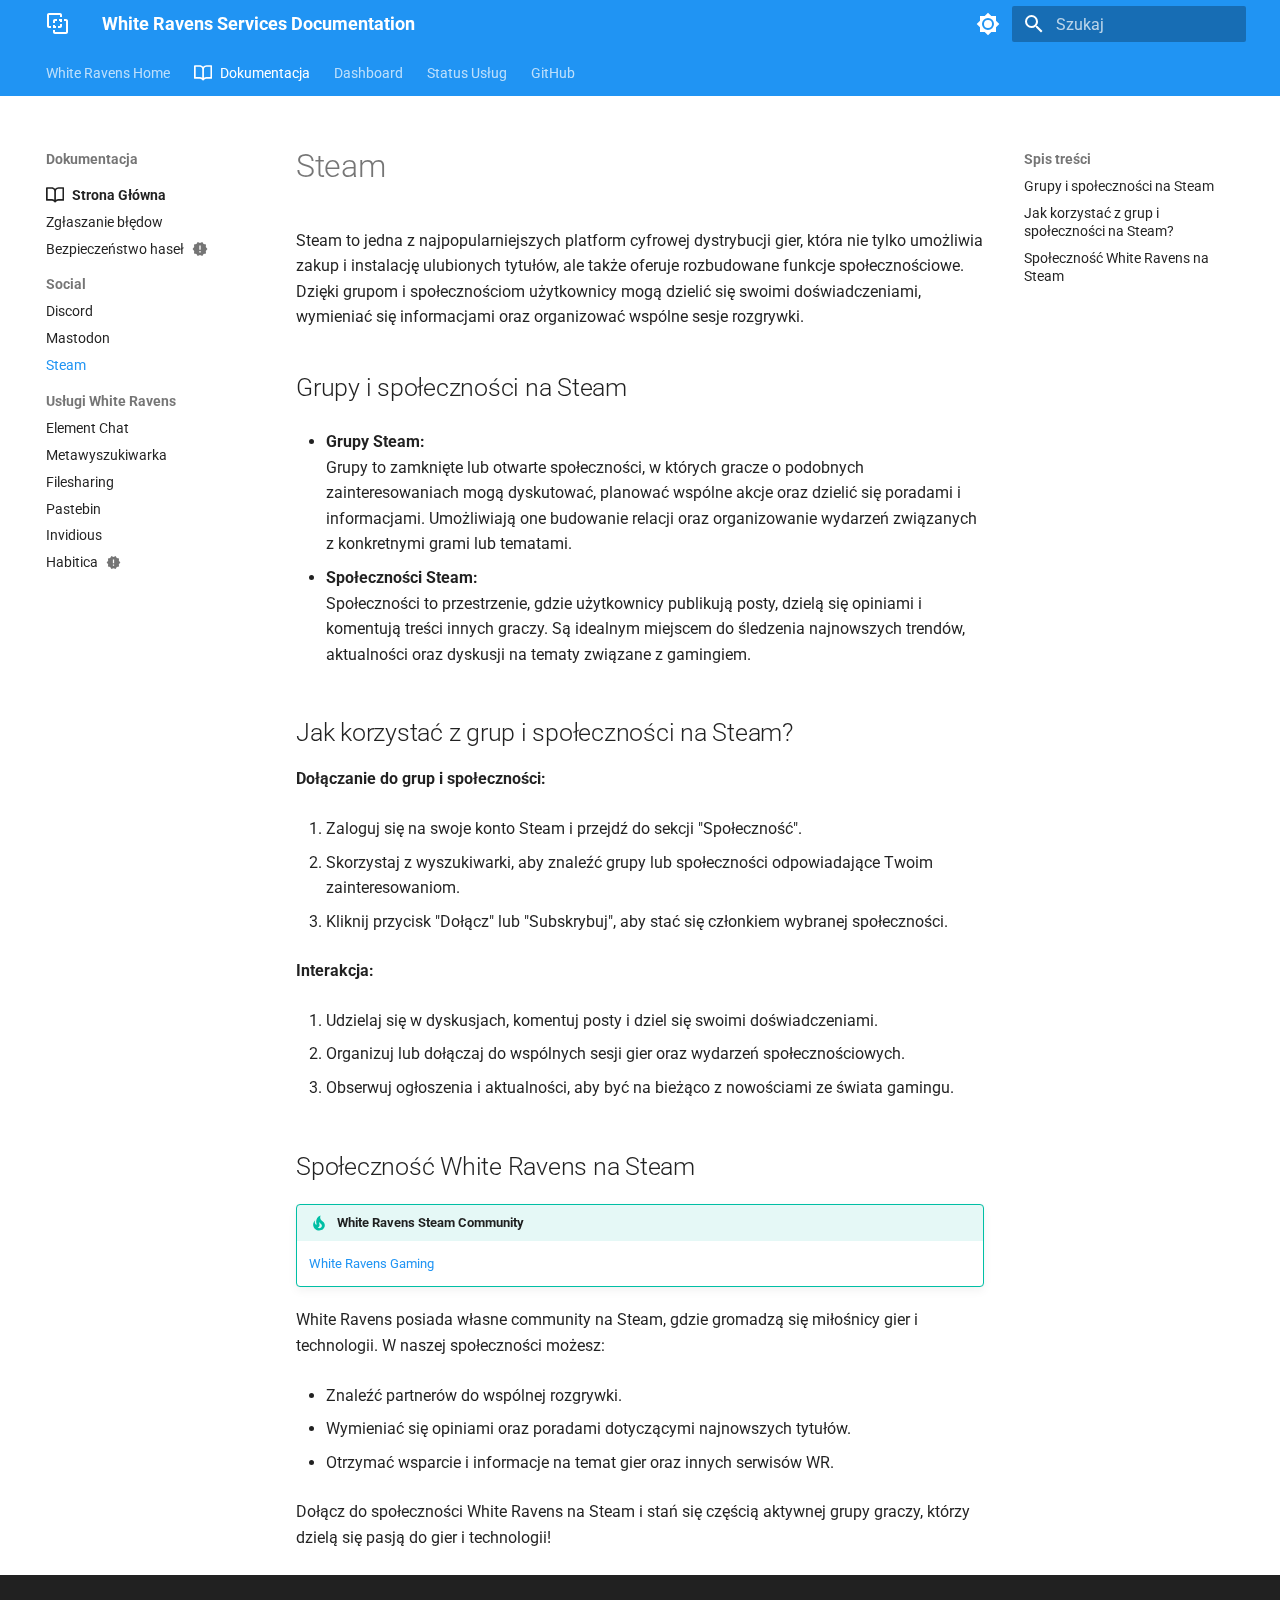
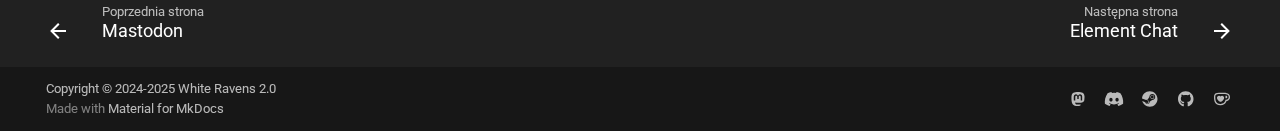
<file: steam/index.html>
<!doctype html>
<html lang="pl" class="no-js">
  <head>
    
      <meta charset="utf-8">
      <meta name="viewport" content="width=device-width,initial-scale=1">
      
      
      
      
        <link rel="prev" href="../mastodon/">
      
      
        <link rel="next" href="../chat/">
      
      
      <link rel="icon" href="../images/favicon.png">
      <meta name="generator" content="mkdocs-1.6.1, mkdocs-material-9.6.9">
    
    
      
        <title>Steam - White Ravens Services Documentation</title>
      
    
    
      <link rel="stylesheet" href="../assets/stylesheets/main.4af4bdda.min.css">
      
        
        <link rel="stylesheet" href="../assets/stylesheets/palette.06af60db.min.css">
      
      


    
    
      
    
    
      
        
        
        <link rel="preconnect" href="https://fonts.gstatic.com" crossorigin>
        <link rel="stylesheet" href="https://fonts.googleapis.com/css?family=Roboto:300,300i,400,400i,700,700i%7CRoboto+Mono:400,400i,700,700i&display=fallback">
        <style>:root{--md-text-font:"Roboto";--md-code-font:"Roboto Mono"}</style>
      
    
    
      <link rel="stylesheet" href="../stylesheets/extra.css">
    
    <script>__md_scope=new URL("..",location),__md_hash=e=>[...e].reduce(((e,_)=>(e<<5)-e+_.charCodeAt(0)),0),__md_get=(e,_=localStorage,t=__md_scope)=>JSON.parse(_.getItem(t.pathname+"."+e)),__md_set=(e,_,t=localStorage,a=__md_scope)=>{try{t.setItem(a.pathname+"."+e,JSON.stringify(_))}catch(e){}}</script>
    
      
  


  <script data-goatcounter="https://wrservices.goatcounter.com/count" async src="//gc.zgo.at/count.js">

 /* var property = "" */
  
    document.addEventListener("DOMContentLoaded", function() {
      location$.subscribe(function(url) {

      })
    })
</script>
  
    <script>"undefined"!=typeof __md_analytics&&__md_analytics()</script>
  

    
    
    
  </head>
  
  
    
    
      
    
    
    
    
    <body dir="ltr" data-md-color-scheme="default" data-md-color-primary="blue" data-md-color-accent="red">
  
    
    <input class="md-toggle" data-md-toggle="drawer" type="checkbox" id="__drawer" autocomplete="off">
    <input class="md-toggle" data-md-toggle="search" type="checkbox" id="__search" autocomplete="off">
    <label class="md-overlay" for="__drawer"></label>
    <div data-md-component="skip">
      
        
        <a href="#steam" class="md-skip">
          Przejdź do treści
        </a>
      
    </div>
    <div data-md-component="announce">
      
    </div>
    
    
      

<header class="md-header" data-md-component="header">
  <nav class="md-header__inner md-grid" aria-label="Nagłówek">
    <a href=".." title="White Ravens Services Documentation" class="md-header__button md-logo" aria-label="White Ravens Services Documentation" data-md-component="logo">
      
  
  <svg xmlns="http://www.w3.org/2000/svg" viewBox="0 0 24 24"><path d="M3 1c-1.11 0-2 .89-2 2v11c0 1.11.89 2 2 2h2v-2H3V3h11v2h2V3c0-1.11-.89-2-2-2zm6 6c-1.11 0-2 .89-2 2v2h2V9h2V7zm4 0v2h1v1h2V7zm5 0v2h2v11H9v-2H7v2c0 1.11.89 2 2 2h11c1.11 0 2-.89 2-2V9c0-1.11-.89-2-2-2zm-4 5v2h-2v2h2c1.11 0 2-.89 2-2v-2zm-7 1v3h3v-2H9v-1z"/></svg>

    </a>
    <label class="md-header__button md-icon" for="__drawer">
      
      <svg xmlns="http://www.w3.org/2000/svg" viewBox="0 0 24 24"><path d="M3 6h18v2H3zm0 5h18v2H3zm0 5h18v2H3z"/></svg>
    </label>
    <div class="md-header__title" data-md-component="header-title">
      <div class="md-header__ellipsis">
        <div class="md-header__topic">
          <span class="md-ellipsis">
            White Ravens Services Documentation
          </span>
        </div>
        <div class="md-header__topic" data-md-component="header-topic">
          <span class="md-ellipsis">
            
              Steam
            
          </span>
        </div>
      </div>
    </div>
    
      
        <form class="md-header__option" data-md-component="palette">
  
    
    
    
    <input class="md-option" data-md-color-media="" data-md-color-scheme="default" data-md-color-primary="blue" data-md-color-accent="red"  aria-label="Tryb dzienny"  type="radio" name="__palette" id="__palette_0">
    
      <label class="md-header__button md-icon" title="Tryb dzienny" for="__palette_1" hidden>
        <svg xmlns="http://www.w3.org/2000/svg" viewBox="0 0 24 24"><path d="M12 8a4 4 0 0 0-4 4 4 4 0 0 0 4 4 4 4 0 0 0 4-4 4 4 0 0 0-4-4m0 10a6 6 0 0 1-6-6 6 6 0 0 1 6-6 6 6 0 0 1 6 6 6 6 0 0 1-6 6m8-9.31V4h-4.69L12 .69 8.69 4H4v4.69L.69 12 4 15.31V20h4.69L12 23.31 15.31 20H20v-4.69L23.31 12z"/></svg>
      </label>
    
  
    
    
    
    <input class="md-option" data-md-color-media="" data-md-color-scheme="slate" data-md-color-primary="teal" data-md-color-accent="deep-orange"  aria-label="Tryb nocny"  type="radio" name="__palette" id="__palette_1">
    
      <label class="md-header__button md-icon" title="Tryb nocny" for="__palette_0" hidden>
        <svg xmlns="http://www.w3.org/2000/svg" viewBox="0 0 24 24"><path d="M12 18c-.89 0-1.74-.2-2.5-.55C11.56 16.5 13 14.42 13 12s-1.44-4.5-3.5-5.45C10.26 6.2 11.11 6 12 6a6 6 0 0 1 6 6 6 6 0 0 1-6 6m8-9.31V4h-4.69L12 .69 8.69 4H4v4.69L.69 12 4 15.31V20h4.69L12 23.31 15.31 20H20v-4.69L23.31 12z"/></svg>
      </label>
    
  
</form>
      
    
    
      <script>var palette=__md_get("__palette");if(palette&&palette.color){if("(prefers-color-scheme)"===palette.color.media){var media=matchMedia("(prefers-color-scheme: light)"),input=document.querySelector(media.matches?"[data-md-color-media='(prefers-color-scheme: light)']":"[data-md-color-media='(prefers-color-scheme: dark)']");palette.color.media=input.getAttribute("data-md-color-media"),palette.color.scheme=input.getAttribute("data-md-color-scheme"),palette.color.primary=input.getAttribute("data-md-color-primary"),palette.color.accent=input.getAttribute("data-md-color-accent")}for(var[key,value]of Object.entries(palette.color))document.body.setAttribute("data-md-color-"+key,value)}</script>
    
    
    
      <label class="md-header__button md-icon" for="__search">
        
        <svg xmlns="http://www.w3.org/2000/svg" viewBox="0 0 24 24"><path d="M9.5 3A6.5 6.5 0 0 1 16 9.5c0 1.61-.59 3.09-1.56 4.23l.27.27h.79l5 5-1.5 1.5-5-5v-.79l-.27-.27A6.52 6.52 0 0 1 9.5 16 6.5 6.5 0 0 1 3 9.5 6.5 6.5 0 0 1 9.5 3m0 2C7 5 5 7 5 9.5S7 14 9.5 14 14 12 14 9.5 12 5 9.5 5"/></svg>
      </label>
      <div class="md-search" data-md-component="search" role="dialog">
  <label class="md-search__overlay" for="__search"></label>
  <div class="md-search__inner" role="search">
    <form class="md-search__form" name="search">
      <input type="text" class="md-search__input" name="query" aria-label="Szukaj" placeholder="Szukaj" autocapitalize="off" autocorrect="off" autocomplete="off" spellcheck="false" data-md-component="search-query" required>
      <label class="md-search__icon md-icon" for="__search">
        
        <svg xmlns="http://www.w3.org/2000/svg" viewBox="0 0 24 24"><path d="M9.5 3A6.5 6.5 0 0 1 16 9.5c0 1.61-.59 3.09-1.56 4.23l.27.27h.79l5 5-1.5 1.5-5-5v-.79l-.27-.27A6.52 6.52 0 0 1 9.5 16 6.5 6.5 0 0 1 3 9.5 6.5 6.5 0 0 1 9.5 3m0 2C7 5 5 7 5 9.5S7 14 9.5 14 14 12 14 9.5 12 5 9.5 5"/></svg>
        
        <svg xmlns="http://www.w3.org/2000/svg" viewBox="0 0 24 24"><path d="M20 11v2H8l5.5 5.5-1.42 1.42L4.16 12l7.92-7.92L13.5 5.5 8 11z"/></svg>
      </label>
      <nav class="md-search__options" aria-label="Szukaj">
        
          <a href="javascript:void(0)" class="md-search__icon md-icon" title="Udostępnij" aria-label="Udostępnij" data-clipboard data-clipboard-text="" data-md-component="search-share" tabindex="-1">
            
            <svg xmlns="http://www.w3.org/2000/svg" viewBox="0 0 24 24"><path d="M18 16.08c-.76 0-1.44.3-1.96.77L8.91 12.7c.05-.23.09-.46.09-.7s-.04-.47-.09-.7l7.05-4.11c.54.5 1.25.81 2.04.81a3 3 0 0 0 3-3 3 3 0 0 0-3-3 3 3 0 0 0-3 3c0 .24.04.47.09.7L8.04 9.81C7.5 9.31 6.79 9 6 9a3 3 0 0 0-3 3 3 3 0 0 0 3 3c.79 0 1.5-.31 2.04-.81l7.12 4.15c-.05.21-.08.43-.08.66 0 1.61 1.31 2.91 2.92 2.91s2.92-1.3 2.92-2.91A2.92 2.92 0 0 0 18 16.08"/></svg>
          </a>
        
        <button type="reset" class="md-search__icon md-icon" title="Wyczyść" aria-label="Wyczyść" tabindex="-1">
          
          <svg xmlns="http://www.w3.org/2000/svg" viewBox="0 0 24 24"><path d="M19 6.41 17.59 5 12 10.59 6.41 5 5 6.41 10.59 12 5 17.59 6.41 19 12 13.41 17.59 19 19 17.59 13.41 12z"/></svg>
        </button>
      </nav>
      
        <div class="md-search__suggest" data-md-component="search-suggest"></div>
      
    </form>
    <div class="md-search__output">
      <div class="md-search__scrollwrap" tabindex="0" data-md-scrollfix>
        <div class="md-search-result" data-md-component="search-result">
          <div class="md-search-result__meta">
            Inicjowanie wyszukiwania
          </div>
          <ol class="md-search-result__list" role="presentation"></ol>
        </div>
      </div>
    </div>
  </div>
</div>
    
    
  </nav>
  
</header>
    
    <div class="md-container" data-md-component="container">
      
      
        
          
            
<nav class="md-tabs" aria-label="Zakładki" data-md-component="tabs">
  <div class="md-grid">
    <ul class="md-tabs__list">
      
        
  
  
  
    <li class="md-tabs__item">
      <a href="https://whiteravens.net" class="md-tabs__link">
        
  
    
  
  White Ravens Home

      </a>
    </li>
  

      
        
  
  
    
  
  
    
    
      
  
  
    
  
  
    
    
      <li class="md-tabs__item md-tabs__item--active">
        <a href=".." class="md-tabs__link">
          
  
    
      <svg xmlns="http://www.w3.org/2000/svg" viewBox="0 0 16 16"><path d="M0 1.75A.75.75 0 0 1 .75 1h4.253c1.227 0 2.317.59 3 1.501A3.74 3.74 0 0 1 11.006 1h4.245a.75.75 0 0 1 .75.75v10.5a.75.75 0 0 1-.75.75h-4.507a2.25 2.25 0 0 0-1.591.659l-.622.621a.75.75 0 0 1-1.06 0l-.622-.621A2.25 2.25 0 0 0 5.258 13H.75a.75.75 0 0 1-.75-.75Zm7.251 10.324.004-5.073-.002-2.253A2.25 2.25 0 0 0 5.003 2.5H1.5v9h3.757a3.75 3.75 0 0 1 1.994.574M8.755 4.75l-.004 7.322a3.75 3.75 0 0 1 1.992-.572H14.5v-9h-3.495a2.25 2.25 0 0 0-2.25 2.25"/></svg>
    
  
  Dokumentacja

        </a>
      </li>
    
  

    
  

      
        
  
  
  
    <li class="md-tabs__item">
      <a href="https://home.wrservices.link" class="md-tabs__link">
        
  
    
  
  Dashboard

      </a>
    </li>
  

      
        
  
  
  
    <li class="md-tabs__item">
      <a href="https://status.wrservices.link" class="md-tabs__link">
        
  
    
  
  Status Usług

      </a>
    </li>
  

      
        
  
  
  
    <li class="md-tabs__item">
      <a href="https://github.com/whiteravens20" class="md-tabs__link">
        
  
    
  
  GitHub

      </a>
    </li>
  

      
    </ul>
  </div>
</nav>
          
        
      
      <main class="md-main" data-md-component="main">
        <div class="md-main__inner md-grid">
          
            
              
              <div class="md-sidebar md-sidebar--primary" data-md-component="sidebar" data-md-type="navigation" >
                <div class="md-sidebar__scrollwrap">
                  <div class="md-sidebar__inner">
                    


  


<nav class="md-nav md-nav--primary md-nav--lifted" aria-label="Nawigacja" data-md-level="0">
  <label class="md-nav__title" for="__drawer">
    <a href=".." title="White Ravens Services Documentation" class="md-nav__button md-logo" aria-label="White Ravens Services Documentation" data-md-component="logo">
      
  
  <svg xmlns="http://www.w3.org/2000/svg" viewBox="0 0 24 24"><path d="M3 1c-1.11 0-2 .89-2 2v11c0 1.11.89 2 2 2h2v-2H3V3h11v2h2V3c0-1.11-.89-2-2-2zm6 6c-1.11 0-2 .89-2 2v2h2V9h2V7zm4 0v2h1v1h2V7zm5 0v2h2v11H9v-2H7v2c0 1.11.89 2 2 2h11c1.11 0 2-.89 2-2V9c0-1.11-.89-2-2-2zm-4 5v2h-2v2h2c1.11 0 2-.89 2-2v-2zm-7 1v3h3v-2H9v-1z"/></svg>

    </a>
    White Ravens Services Documentation
  </label>
  
  <ul class="md-nav__list" data-md-scrollfix>
    
      
      
  
  
  
  
    <li class="md-nav__item">
      <a href="https://whiteravens.net" class="md-nav__link">
        
  
  <span class="md-ellipsis">
    White Ravens Home
    
  </span>
  

      </a>
    </li>
  

    
      
      
  
  
    
  
  
  
    
    
      
        
      
        
      
        
      
    
    
      
        
        
      
      
        
      
    
    
    <li class="md-nav__item md-nav__item--active md-nav__item--section md-nav__item--nested">
      
        
        
        <input class="md-nav__toggle md-toggle " type="checkbox" id="__nav_2" checked>
        
          
          <label class="md-nav__link" for="__nav_2" id="__nav_2_label" tabindex="">
            
  
  <span class="md-ellipsis">
    Dokumentacja
    
  </span>
  

            <span class="md-nav__icon md-icon"></span>
          </label>
        
        <nav class="md-nav" data-md-level="1" aria-labelledby="__nav_2_label" aria-expanded="true">
          <label class="md-nav__title" for="__nav_2">
            <span class="md-nav__icon md-icon"></span>
            Dokumentacja
          </label>
          <ul class="md-nav__list" data-md-scrollfix>
            
              
                
  
  
  
  
    
    
      
        
          
        
      
        
      
        
      
    
    
      
      
        
          
          
        
      
    
    
    <li class="md-nav__item md-nav__item--section md-nav__item--nested">
      
        
        
        <input class="md-nav__toggle md-toggle " type="checkbox" id="__nav_2_1" >
        
          
          
          <div class="md-nav__link md-nav__container">
            <a href=".." class="md-nav__link ">
              
  
    <svg xmlns="http://www.w3.org/2000/svg" viewBox="0 0 16 16"><path d="M0 1.75A.75.75 0 0 1 .75 1h4.253c1.227 0 2.317.59 3 1.501A3.74 3.74 0 0 1 11.006 1h4.245a.75.75 0 0 1 .75.75v10.5a.75.75 0 0 1-.75.75h-4.507a2.25 2.25 0 0 0-1.591.659l-.622.621a.75.75 0 0 1-1.06 0l-.622-.621A2.25 2.25 0 0 0 5.258 13H.75a.75.75 0 0 1-.75-.75Zm7.251 10.324.004-5.073-.002-2.253A2.25 2.25 0 0 0 5.003 2.5H1.5v9h3.757a3.75 3.75 0 0 1 1.994.574M8.755 4.75l-.004 7.322a3.75 3.75 0 0 1 1.992-.572H14.5v-9h-3.495a2.25 2.25 0 0 0-2.25 2.25"/></svg>
  
  <span class="md-ellipsis">
    Strona Główna
    
  </span>
  

            </a>
            
              
              <label class="md-nav__link " for="__nav_2_1" id="__nav_2_1_label" tabindex="">
                <span class="md-nav__icon md-icon"></span>
              </label>
            
          </div>
        
        <nav class="md-nav" data-md-level="2" aria-labelledby="__nav_2_1_label" aria-expanded="false">
          <label class="md-nav__title" for="__nav_2_1">
            <span class="md-nav__icon md-icon"></span>
            Strona Główna
          </label>
          <ul class="md-nav__list" data-md-scrollfix>
            
              
            
              
                
  
  
  
  
    <li class="md-nav__item">
      <a href="../bugs/" class="md-nav__link">
        
  
  <span class="md-ellipsis">
    Zgłaszanie błędow
    
  </span>
  

      </a>
    </li>
  

              
            
              
                
  
  
  
  
    <li class="md-nav__item">
      <a href="../passwordsec/" class="md-nav__link">
        
  
  <span class="md-ellipsis">
    Bezpieczeństwo haseł
    
  </span>
  
    
  
  
    <span class="md-status md-status--new" title="Ostatnio dodane">
    </span>
  

  

      </a>
    </li>
  

              
            
          </ul>
        </nav>
      
    </li>
  

              
            
              
                
  
  
    
  
  
  
    
    
      
        
      
        
      
        
      
    
    
      
      
        
          
          
        
      
    
    
    <li class="md-nav__item md-nav__item--active md-nav__item--section md-nav__item--nested">
      
        
        
        <input class="md-nav__toggle md-toggle " type="checkbox" id="__nav_2_2" checked>
        
          
          <label class="md-nav__link" for="__nav_2_2" id="__nav_2_2_label" tabindex="">
            
  
  <span class="md-ellipsis">
    Social
    
  </span>
  

            <span class="md-nav__icon md-icon"></span>
          </label>
        
        <nav class="md-nav" data-md-level="2" aria-labelledby="__nav_2_2_label" aria-expanded="true">
          <label class="md-nav__title" for="__nav_2_2">
            <span class="md-nav__icon md-icon"></span>
            Social
          </label>
          <ul class="md-nav__list" data-md-scrollfix>
            
              
                
  
  
  
  
    <li class="md-nav__item">
      <a href="../discord/" class="md-nav__link">
        
  
  <span class="md-ellipsis">
    Discord
    
  </span>
  

      </a>
    </li>
  

              
            
              
                
  
  
  
  
    <li class="md-nav__item">
      <a href="../mastodon/" class="md-nav__link">
        
  
  <span class="md-ellipsis">
    Mastodon
    
  </span>
  

      </a>
    </li>
  

              
            
              
                
  
  
    
  
  
  
    <li class="md-nav__item md-nav__item--active">
      
      <input class="md-nav__toggle md-toggle" type="checkbox" id="__toc">
      
      
        
      
      
        <label class="md-nav__link md-nav__link--active" for="__toc">
          
  
  <span class="md-ellipsis">
    Steam
    
  </span>
  

          <span class="md-nav__icon md-icon"></span>
        </label>
      
      <a href="./" class="md-nav__link md-nav__link--active">
        
  
  <span class="md-ellipsis">
    Steam
    
  </span>
  

      </a>
      
        

<nav class="md-nav md-nav--secondary" aria-label="Spis treści">
  
  
  
    
  
  
    <label class="md-nav__title" for="__toc">
      <span class="md-nav__icon md-icon"></span>
      Spis treści
    </label>
    <ul class="md-nav__list" data-md-component="toc" data-md-scrollfix>
      
        <li class="md-nav__item">
  <a href="#grupy-i-spoecznosci-na-steam" class="md-nav__link">
    <span class="md-ellipsis">
      Grupy i społeczności na Steam
    </span>
  </a>
  
</li>
      
        <li class="md-nav__item">
  <a href="#jak-korzystac-z-grup-i-spoecznosci-na-steam" class="md-nav__link">
    <span class="md-ellipsis">
      Jak korzystać z grup i społeczności na Steam?
    </span>
  </a>
  
</li>
      
        <li class="md-nav__item">
  <a href="#spoecznosc-white-ravens-na-steam" class="md-nav__link">
    <span class="md-ellipsis">
      Społeczność White Ravens na Steam
    </span>
  </a>
  
</li>
      
    </ul>
  
</nav>
      
    </li>
  

              
            
          </ul>
        </nav>
      
    </li>
  

              
            
              
                
  
  
  
  
    
    
      
        
      
        
      
        
      
        
      
        
      
        
      
    
    
      
      
        
          
          
        
      
    
    
    <li class="md-nav__item md-nav__item--section md-nav__item--nested">
      
        
        
        <input class="md-nav__toggle md-toggle " type="checkbox" id="__nav_2_3" >
        
          
          <label class="md-nav__link" for="__nav_2_3" id="__nav_2_3_label" tabindex="">
            
  
  <span class="md-ellipsis">
    Usługi White Ravens
    
  </span>
  

            <span class="md-nav__icon md-icon"></span>
          </label>
        
        <nav class="md-nav" data-md-level="2" aria-labelledby="__nav_2_3_label" aria-expanded="false">
          <label class="md-nav__title" for="__nav_2_3">
            <span class="md-nav__icon md-icon"></span>
            Usługi White Ravens
          </label>
          <ul class="md-nav__list" data-md-scrollfix>
            
              
                
  
  
  
  
    <li class="md-nav__item">
      <a href="../chat/" class="md-nav__link">
        
  
  <span class="md-ellipsis">
    Element Chat
    
  </span>
  

      </a>
    </li>
  

              
            
              
                
  
  
  
  
    <li class="md-nav__item">
      <a href="../search/" class="md-nav__link">
        
  
  <span class="md-ellipsis">
    Metawyszukiwarka
    
  </span>
  

      </a>
    </li>
  

              
            
              
                
  
  
  
  
    <li class="md-nav__item">
      <a href="../fileshare/" class="md-nav__link">
        
  
  <span class="md-ellipsis">
    Filesharing
    
  </span>
  

      </a>
    </li>
  

              
            
              
                
  
  
  
  
    <li class="md-nav__item">
      <a href="../pastebin/" class="md-nav__link">
        
  
  <span class="md-ellipsis">
    Pastebin
    
  </span>
  

      </a>
    </li>
  

              
            
              
                
  
  
  
  
    <li class="md-nav__item">
      <a href="../invidious/" class="md-nav__link">
        
  
  <span class="md-ellipsis">
    Invidious
    
  </span>
  

      </a>
    </li>
  

              
            
              
                
  
  
  
  
    <li class="md-nav__item">
      <a href="../habitica/" class="md-nav__link">
        
  
  <span class="md-ellipsis">
    Habitica
    
  </span>
  
    
  
  
    <span class="md-status md-status--new" title="Ostatnio dodane">
    </span>
  

  

      </a>
    </li>
  

              
            
          </ul>
        </nav>
      
    </li>
  

              
            
          </ul>
        </nav>
      
    </li>
  

    
      
      
  
  
  
  
    <li class="md-nav__item">
      <a href="https://home.wrservices.link" class="md-nav__link">
        
  
  <span class="md-ellipsis">
    Dashboard
    
  </span>
  

      </a>
    </li>
  

    
      
      
  
  
  
  
    <li class="md-nav__item">
      <a href="https://status.wrservices.link" class="md-nav__link">
        
  
  <span class="md-ellipsis">
    Status Usług
    
  </span>
  

      </a>
    </li>
  

    
      
      
  
  
  
  
    <li class="md-nav__item">
      <a href="https://github.com/whiteravens20" class="md-nav__link">
        
  
  <span class="md-ellipsis">
    GitHub
    
  </span>
  

      </a>
    </li>
  

    
  </ul>
</nav>
                  </div>
                </div>
              </div>
            
            
              
              <div class="md-sidebar md-sidebar--secondary" data-md-component="sidebar" data-md-type="toc" >
                <div class="md-sidebar__scrollwrap">
                  <div class="md-sidebar__inner">
                    

<nav class="md-nav md-nav--secondary" aria-label="Spis treści">
  
  
  
    
  
  
    <label class="md-nav__title" for="__toc">
      <span class="md-nav__icon md-icon"></span>
      Spis treści
    </label>
    <ul class="md-nav__list" data-md-component="toc" data-md-scrollfix>
      
        <li class="md-nav__item">
  <a href="#grupy-i-spoecznosci-na-steam" class="md-nav__link">
    <span class="md-ellipsis">
      Grupy i społeczności na Steam
    </span>
  </a>
  
</li>
      
        <li class="md-nav__item">
  <a href="#jak-korzystac-z-grup-i-spoecznosci-na-steam" class="md-nav__link">
    <span class="md-ellipsis">
      Jak korzystać z grup i społeczności na Steam?
    </span>
  </a>
  
</li>
      
        <li class="md-nav__item">
  <a href="#spoecznosc-white-ravens-na-steam" class="md-nav__link">
    <span class="md-ellipsis">
      Społeczność White Ravens na Steam
    </span>
  </a>
  
</li>
      
    </ul>
  
</nav>
                  </div>
                </div>
              </div>
            
          
          
            <div class="md-content" data-md-component="content">
              <article class="md-content__inner md-typeset">
                
                  



<h1 id="steam">Steam<a class="headerlink" href="#steam" title="Permanent link">&para;</a></h1>
<p>Steam to jedna z najpopularniejszych platform cyfrowej dystrybucji gier, która nie tylko umożliwia zakup i instalację ulubionych tytułów, ale także oferuje rozbudowane funkcje społecznościowe. Dzięki grupom i społecznościom użytkownicy mogą dzielić się swoimi doświadczeniami, wymieniać się informacjami oraz organizować wspólne sesje rozgrywki.</p>
<h2 id="grupy-i-spoecznosci-na-steam">Grupy i społeczności na Steam<a class="headerlink" href="#grupy-i-spoecznosci-na-steam" title="Permanent link">&para;</a></h2>
<ul>
<li>
<p><strong>Grupy Steam:</strong><br />
  Grupy to zamknięte lub otwarte społeczności, w których gracze o podobnych zainteresowaniach mogą dyskutować, planować wspólne akcje oraz dzielić się poradami i informacjami. Umożliwiają one budowanie relacji oraz organizowanie wydarzeń związanych z konkretnymi grami lub tematami.</p>
</li>
<li>
<p><strong>Społeczności Steam:</strong><br />
  Społeczności to przestrzenie, gdzie użytkownicy publikują posty, dzielą się opiniami i komentują treści innych graczy. Są idealnym miejscem do śledzenia najnowszych trendów, aktualności oraz dyskusji na tematy związane z gamingiem.</p>
</li>
</ul>
<h2 id="jak-korzystac-z-grup-i-spoecznosci-na-steam">Jak korzystać z grup i społeczności na Steam?<a class="headerlink" href="#jak-korzystac-z-grup-i-spoecznosci-na-steam" title="Permanent link">&para;</a></h2>
<p><strong>Dołączanie do grup i społeczności:</strong></p>
<ol>
<li>
<p>Zaloguj się na swoje konto Steam i przejdź do sekcji "Społeczność".</p>
</li>
<li>
<p>Skorzystaj z wyszukiwarki, aby znaleźć grupy lub społeczności odpowiadające Twoim zainteresowaniom.</p>
</li>
<li>
<p>Kliknij przycisk "Dołącz" lub "Subskrybuj", aby stać się członkiem wybranej społeczności.</p>
</li>
</ol>
<p><strong>Interakcja:</strong></p>
<ol>
<li>
<p>Udzielaj się w dyskusjach, komentuj posty i dziel się swoimi doświadczeniami.</p>
</li>
<li>
<p>Organizuj lub dołączaj do wspólnych sesji gier oraz wydarzeń społecznościowych.</p>
</li>
<li>
<p>Obserwuj ogłoszenia i aktualności, aby być na bieżąco z nowościami ze świata gamingu.</p>
</li>
</ol>
<h2 id="spoecznosc-white-ravens-na-steam">Społeczność White Ravens na Steam<a class="headerlink" href="#spoecznosc-white-ravens-na-steam" title="Permanent link">&para;</a></h2>
<div class="admonition tip">
<p class="admonition-title">White Ravens Steam Community</p>
<p><a href="https://steamcommunity.com/groups/whiteravensgaming">White Ravens Gaming</a></p>
</div>
<p>White Ravens posiada własne community na Steam, gdzie gromadzą się miłośnicy gier i technologii. W naszej społeczności możesz:</p>
<ul>
<li>
<p>Znaleźć partnerów do wspólnej rozgrywki.</p>
</li>
<li>
<p>Wymieniać się opiniami oraz poradami dotyczącymi najnowszych tytułów.</p>
</li>
<li>
<p>Otrzymać wsparcie i informacje na temat gier oraz innych serwisów WR.</p>
</li>
</ul>
<p>Dołącz do społeczności White Ravens na Steam i stań się częścią aktywnej grupy graczy, którzy dzielą się pasją do gier i technologii!</p>







  
  



  




                
              </article>
            </div>
          
          
  <script>var tabs=__md_get("__tabs");if(Array.isArray(tabs))e:for(var set of document.querySelectorAll(".tabbed-set")){var labels=set.querySelector(".tabbed-labels");for(var tab of tabs)for(var label of labels.getElementsByTagName("label"))if(label.innerText.trim()===tab){var input=document.getElementById(label.htmlFor);input.checked=!0;continue e}}</script>

<script>var target=document.getElementById(location.hash.slice(1));target&&target.name&&(target.checked=target.name.startsWith("__tabbed_"))</script>
        </div>
        
          <button type="button" class="md-top md-icon" data-md-component="top" hidden>
  
  <svg xmlns="http://www.w3.org/2000/svg" viewBox="0 0 24 24"><path d="M13 20h-2V8l-5.5 5.5-1.42-1.42L12 4.16l7.92 7.92-1.42 1.42L13 8z"/></svg>
  Powrót do góry
</button>
        
      </main>
      
        <footer class="md-footer">
  
    
      
      <nav class="md-footer__inner md-grid" aria-label="Stopka" >
        
          
          <a href="../mastodon/" class="md-footer__link md-footer__link--prev" aria-label="Poprzednia strona: Mastodon">
            <div class="md-footer__button md-icon">
              
              <svg xmlns="http://www.w3.org/2000/svg" viewBox="0 0 24 24"><path d="M20 11v2H8l5.5 5.5-1.42 1.42L4.16 12l7.92-7.92L13.5 5.5 8 11z"/></svg>
            </div>
            <div class="md-footer__title">
              <span class="md-footer__direction">
                Poprzednia strona
              </span>
              <div class="md-ellipsis">
                Mastodon
              </div>
            </div>
          </a>
        
        
          
          <a href="../chat/" class="md-footer__link md-footer__link--next" aria-label="Następna strona: Element Chat">
            <div class="md-footer__title">
              <span class="md-footer__direction">
                Następna strona
              </span>
              <div class="md-ellipsis">
                Element Chat
              </div>
            </div>
            <div class="md-footer__button md-icon">
              
              <svg xmlns="http://www.w3.org/2000/svg" viewBox="0 0 24 24"><path d="M4 11v2h12l-5.5 5.5 1.42 1.42L19.84 12l-7.92-7.92L10.5 5.5 16 11z"/></svg>
            </div>
          </a>
        
      </nav>
    
  
  <div class="md-footer-meta md-typeset">
    <div class="md-footer-meta__inner md-grid">
      <div class="md-copyright">
  
    <div class="md-copyright__highlight">
      Copyright &copy; 2024-2025 White Ravens 2.0
    </div>
  
  
    Made with
    <a href="https://squidfunk.github.io/mkdocs-material/" target="_blank" rel="noopener">
      Material for MkDocs
    </a>
  
</div>
      
        <div class="md-social">
  
    
    
      
    
    
    
      
      
    
    <a href="https://mastodon.social/@whiteravens" target="_blank" rel="noopener me" title="mastodon.social" class="md-social__link">
      <svg xmlns="http://www.w3.org/2000/svg" viewBox="0 0 448 512"><!--! Font Awesome Free 6.7.2 by @fontawesome - https://fontawesome.com License - https://fontawesome.com/license/free (Icons: CC BY 4.0, Fonts: SIL OFL 1.1, Code: MIT License) Copyright 2024 Fonticons, Inc.--><path d="M433 179.11c0-97.2-63.71-125.7-63.71-125.7-62.52-28.7-228.56-28.4-290.48 0 0 0-63.72 28.5-63.72 125.7 0 115.7-6.6 259.4 105.63 289.1 40.51 10.7 75.32 13 103.33 11.4 50.81-2.8 79.32-18.1 79.32-18.1l-1.7-36.9s-36.31 11.4-77.12 10.1c-40.41-1.4-83-4.4-89.63-54a102.5 102.5 0 0 1-.9-13.9c85.63 20.9 158.65 9.1 178.75 6.7 56.12-6.7 105-41.3 111.23-72.9 9.8-49.8 9-121.5 9-121.5m-75.12 125.2h-46.63v-114.2c0-49.7-64-51.6-64 6.9v62.5h-46.33V197c0-58.5-64-56.6-64-6.9v114.2H90.19c0-122.1-5.2-147.9 18.41-175 25.9-28.9 79.82-30.8 103.83 6.1l11.6 19.5 11.6-19.5c24.11-37.1 78.12-34.8 103.83-6.1 23.71 27.3 18.4 53 18.4 175z"/></svg>
    </a>
  
    
    
    
    
      
      
    
    <a href="https://discord.gg/5JMk8Z4" target="_blank" rel="noopener" title="discord.gg" class="md-social__link">
      <svg xmlns="http://www.w3.org/2000/svg" viewBox="0 0 640 512"><!--! Font Awesome Free 6.7.2 by @fontawesome - https://fontawesome.com License - https://fontawesome.com/license/free (Icons: CC BY 4.0, Fonts: SIL OFL 1.1, Code: MIT License) Copyright 2024 Fonticons, Inc.--><path d="M524.531 69.836a1.5 1.5 0 0 0-.764-.7A485 485 0 0 0 404.081 32.03a1.82 1.82 0 0 0-1.923.91 338 338 0 0 0-14.9 30.6 447.9 447.9 0 0 0-134.426 0 310 310 0 0 0-15.135-30.6 1.89 1.89 0 0 0-1.924-.91 483.7 483.7 0 0 0-119.688 37.107 1.7 1.7 0 0 0-.788.676C39.068 183.651 18.186 294.69 28.43 404.354a2.02 2.02 0 0 0 .765 1.375 487.7 487.7 0 0 0 146.825 74.189 1.9 1.9 0 0 0 2.063-.676A348 348 0 0 0 208.12 430.4a1.86 1.86 0 0 0-1.019-2.588 321 321 0 0 1-45.868-21.853 1.885 1.885 0 0 1-.185-3.126 251 251 0 0 0 9.109-7.137 1.82 1.82 0 0 1 1.9-.256c96.229 43.917 200.41 43.917 295.5 0a1.81 1.81 0 0 1 1.924.233 235 235 0 0 0 9.132 7.16 1.884 1.884 0 0 1-.162 3.126 301.4 301.4 0 0 1-45.89 21.83 1.875 1.875 0 0 0-1 2.611 391 391 0 0 0 30.014 48.815 1.86 1.86 0 0 0 2.063.7A486 486 0 0 0 610.7 405.729a1.88 1.88 0 0 0 .765-1.352c12.264-126.783-20.532-236.912-86.934-334.541M222.491 337.58c-28.972 0-52.844-26.587-52.844-59.239s23.409-59.241 52.844-59.241c29.665 0 53.306 26.82 52.843 59.239 0 32.654-23.41 59.241-52.843 59.241m195.38 0c-28.971 0-52.843-26.587-52.843-59.239s23.409-59.241 52.843-59.241c29.667 0 53.307 26.82 52.844 59.239 0 32.654-23.177 59.241-52.844 59.241"/></svg>
    </a>
  
    
    
    
    
      
      
    
    <a href="https://steamcommunity.com/groups/whiteravensgaming" target="_blank" rel="noopener" title="steamcommunity.com" class="md-social__link">
      <svg xmlns="http://www.w3.org/2000/svg" viewBox="0 0 496 512"><!--! Font Awesome Free 6.7.2 by @fontawesome - https://fontawesome.com License - https://fontawesome.com/license/free (Icons: CC BY 4.0, Fonts: SIL OFL 1.1, Code: MIT License) Copyright 2024 Fonticons, Inc.--><path d="M496 256c0 137-111.2 248-248.4 248-113.8 0-209.6-76.3-239-180.4l95.2 39.3c6.4 32.1 34.9 56.4 68.9 56.4 39.2 0 71.9-32.4 70.2-73.5l84.5-60.2c52.1 1.3 95.8-40.9 95.8-93.5 0-51.6-42-93.5-93.7-93.5s-93.7 42-93.7 93.5v1.2L176.6 279c-15.5-.9-30.7 3.4-43.5 12.1L0 236.1C10.2 108.4 117.1 8 247.6 8 384.8 8 496 119 496 256M155.7 384.3l-30.5-12.6a52.8 52.8 0 0 0 27.2 25.8c26.9 11.2 57.8-1.6 69-28.4 5.4-13 5.5-27.3.1-40.3S206 305.6 193 300.2c-12.9-5.4-26.7-5.2-38.9-.6l31.5 13c19.8 8.2 29.2 30.9 20.9 50.7-8.3 19.9-31 29.2-50.8 21m173.8-129.9c-34.4 0-62.4-28-62.4-62.3s28-62.3 62.4-62.3 62.4 28 62.4 62.3-27.9 62.3-62.4 62.3m.1-15.6c25.9 0 46.9-21 46.9-46.8 0-25.9-21-46.8-46.9-46.8s-46.9 21-46.9 46.8c.1 25.8 21.1 46.8 46.9 46.8"/></svg>
    </a>
  
    
    
    
    
      
      
    
    <a href="https://github.com/whiteravens20" target="_blank" rel="noopener" title="github.com" class="md-social__link">
      <svg xmlns="http://www.w3.org/2000/svg" viewBox="0 0 496 512"><!--! Font Awesome Free 6.7.2 by @fontawesome - https://fontawesome.com License - https://fontawesome.com/license/free (Icons: CC BY 4.0, Fonts: SIL OFL 1.1, Code: MIT License) Copyright 2024 Fonticons, Inc.--><path d="M165.9 397.4c0 2-2.3 3.6-5.2 3.6-3.3.3-5.6-1.3-5.6-3.6 0-2 2.3-3.6 5.2-3.6 3-.3 5.6 1.3 5.6 3.6m-31.1-4.5c-.7 2 1.3 4.3 4.3 4.9 2.6 1 5.6 0 6.2-2s-1.3-4.3-4.3-5.2c-2.6-.7-5.5.3-6.2 2.3m44.2-1.7c-2.9.7-4.9 2.6-4.6 4.9.3 2 2.9 3.3 5.9 2.6 2.9-.7 4.9-2.6 4.6-4.6-.3-1.9-3-3.2-5.9-2.9M244.8 8C106.1 8 0 113.3 0 252c0 110.9 69.8 205.8 169.5 239.2 12.8 2.3 17.3-5.6 17.3-12.1 0-6.2-.3-40.4-.3-61.4 0 0-70 15-84.7-29.8 0 0-11.4-29.1-27.8-36.6 0 0-22.9-15.7 1.6-15.4 0 0 24.9 2 38.6 25.8 21.9 38.6 58.6 27.5 72.9 20.9 2.3-16 8.8-27.1 16-33.7-55.9-6.2-112.3-14.3-112.3-110.5 0-27.5 7.6-41.3 23.6-58.9-2.6-6.5-11.1-33.3 2.6-67.9 20.9-6.5 69 27 69 27 20-5.6 41.5-8.5 62.8-8.5s42.8 2.9 62.8 8.5c0 0 48.1-33.6 69-27 13.7 34.7 5.2 61.4 2.6 67.9 16 17.7 25.8 31.5 25.8 58.9 0 96.5-58.9 104.2-114.8 110.5 9.2 7.9 17 22.9 17 46.4 0 33.7-.3 75.4-.3 83.6 0 6.5 4.6 14.4 17.3 12.1C428.2 457.8 496 362.9 496 252 496 113.3 383.5 8 244.8 8M97.2 352.9c-1.3 1-1 3.3.7 5.2 1.6 1.6 3.9 2.3 5.2 1 1.3-1 1-3.3-.7-5.2-1.6-1.6-3.9-2.3-5.2-1m-10.8-8.1c-.7 1.3.3 2.9 2.3 3.9 1.6 1 3.6.7 4.3-.7.7-1.3-.3-2.9-2.3-3.9-2-.6-3.6-.3-4.3.7m32.4 35.6c-1.6 1.3-1 4.3 1.3 6.2 2.3 2.3 5.2 2.6 6.5 1 1.3-1.3.7-4.3-1.3-6.2-2.2-2.3-5.2-2.6-6.5-1m-11.4-14.7c-1.6 1-1.6 3.6 0 5.9s4.3 3.3 5.6 2.3c1.6-1.3 1.6-3.9 0-6.2-1.4-2.3-4-3.3-5.6-2"/></svg>
    </a>
  
    
    
    
    
      
      
    
    <a href="https://ko-fi.com/N4N4E0LR2" target="_blank" rel="noopener" title="ko-fi.com" class="md-social__link">
      <svg xmlns="http://www.w3.org/2000/svg" viewBox="0 0 24 24"><path d="M11.351 2.715c-2.7 0-4.986.025-6.83.26C2.078 3.285 0 5.154 0 8.61c0 3.506.182 6.13 1.585 8.493 1.584 2.701 4.233 4.182 7.662 4.182h.83c4.209 0 6.494-2.234 7.637-4a9.5 9.5 0 0 0 1.091-2.338C21.792 14.688 24 12.22 24 9.208v-.415c0-3.247-2.13-5.507-5.792-5.87-1.558-.156-2.65-.208-6.857-.208m0 1.947c4.208 0 5.09.052 6.571.182 2.624.311 4.13 1.584 4.13 4v.39c0 2.156-1.792 3.844-3.87 3.844h-.935l-.156.649c-.208 1.013-.597 1.818-1.039 2.546-.909 1.428-2.545 3.064-5.922 3.064h-.805c-2.571 0-4.831-.883-6.078-3.195-1.09-2-1.298-4.155-1.298-7.506 0-2.181.857-3.402 3.012-3.714 1.533-.233 3.559-.26 6.39-.26m6.547 2.287c-.416 0-.65.234-.65.546v2.935c0 .311.234.545.65.545 1.324 0 2.051-.754 2.051-2s-.727-2.026-2.052-2.026m-10.39.182c-1.818 0-3.013 1.48-3.013 3.142 0 1.533.858 2.857 1.949 3.897.727.701 1.87 1.429 2.649 1.896a1.47 1.47 0 0 0 1.507 0c.78-.467 1.922-1.195 2.623-1.896 1.117-1.039 1.974-2.364 1.974-3.897 0-1.662-1.247-3.142-3.039-3.142-1.065 0-1.792.545-2.338 1.298-.493-.753-1.246-1.298-2.312-1.298"/></svg>
    </a>
  
</div>
      
    </div>
  </div>
</footer>
      
    </div>
    <div class="md-dialog" data-md-component="dialog">
      <div class="md-dialog__inner md-typeset"></div>
    </div>
    
    
    <script id="__config" type="application/json">{"base": "..", "features": ["content.code.annotate", "content.code.copy", "content.tabs.link", "navigation.footer", "navigation.indexes", "navigation.sections", "navigation.tabs", "navigation.top", "navigation.tracking", "search.highlight", "search.share", "search.suggest"], "search": "../assets/javascripts/workers/search.f8cc74c7.min.js", "translations": {"clipboard.copied": "Skopiowano do schowka", "clipboard.copy": "Kopiuj do schowka", "search.result.more.one": "1 wi\u0119cej na tej stronie", "search.result.more.other": "# wi\u0119cej na tej stronie", "search.result.none": "Brak wynik\u00f3w wyszukiwania", "search.result.one": "Wyniki wyszukiwania: 1", "search.result.other": "Wyniki wyszukiwania: #", "search.result.placeholder": "Zacznij pisa\u0107, aby szuka\u0107", "search.result.term.missing": "Brak", "select.version": "Wybierz wersj\u0119"}}</script>
    
    
      <script src="../assets/javascripts/bundle.c8b220af.min.js"></script>
      
    
  </body>
</html>
</file>
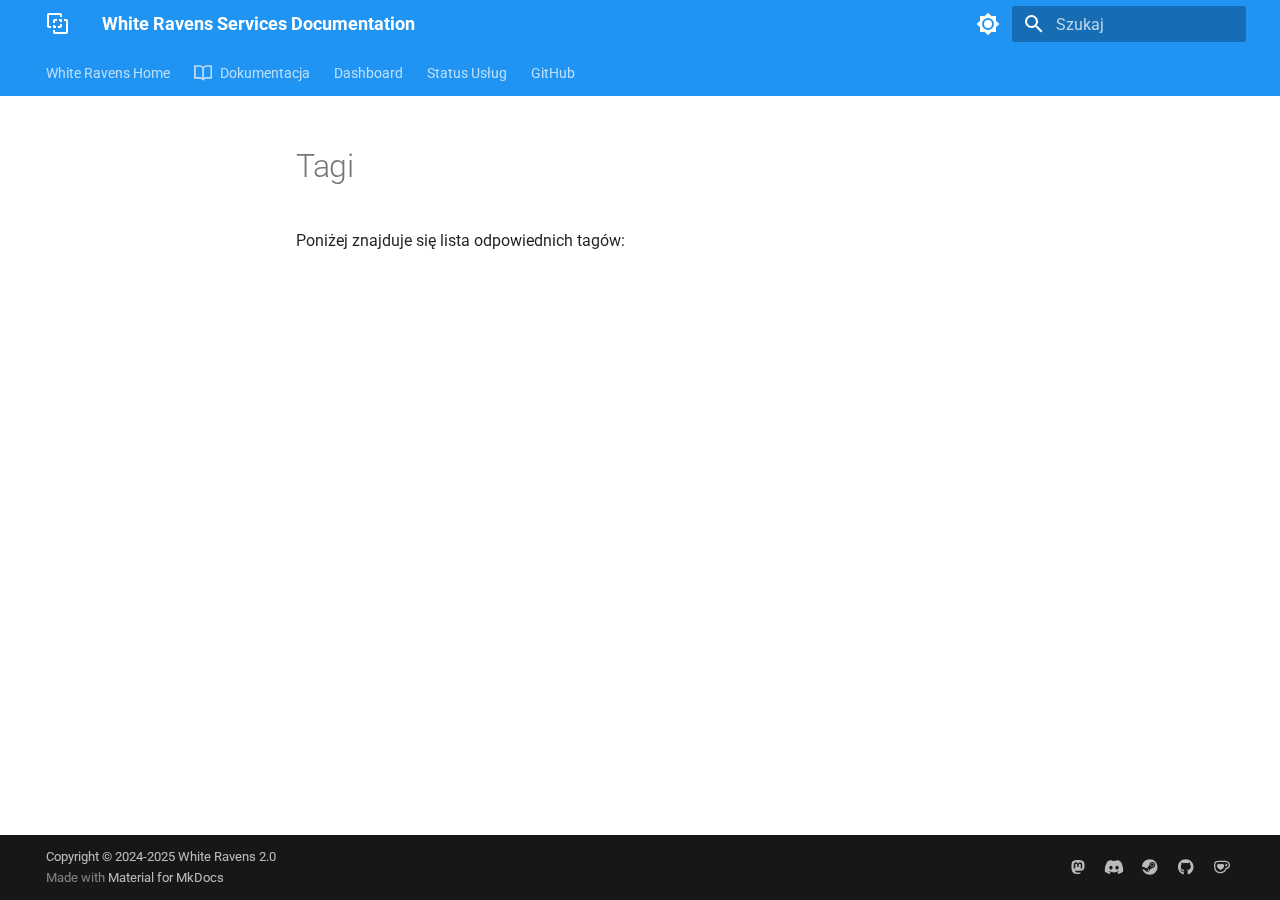
<file: tags/index.html>
<!doctype html>
<html lang="pl" class="no-js">
  <head>
    
      <meta charset="utf-8">
      <meta name="viewport" content="width=device-width,initial-scale=1">
      
      
      
      
      
      
      <link rel="icon" href="../images/favicon.png">
      <meta name="generator" content="mkdocs-1.6.1, mkdocs-material-9.6.9">
    
    
      
        <title>Tagi - White Ravens Services Documentation</title>
      
    
    
      <link rel="stylesheet" href="../assets/stylesheets/main.4af4bdda.min.css">
      
        
        <link rel="stylesheet" href="../assets/stylesheets/palette.06af60db.min.css">
      
      


    
    
      
    
    
      
        
        
        <link rel="preconnect" href="https://fonts.gstatic.com" crossorigin>
        <link rel="stylesheet" href="https://fonts.googleapis.com/css?family=Roboto:300,300i,400,400i,700,700i%7CRoboto+Mono:400,400i,700,700i&display=fallback">
        <style>:root{--md-text-font:"Roboto";--md-code-font:"Roboto Mono"}</style>
      
    
    
      <link rel="stylesheet" href="../stylesheets/extra.css">
    
    <script>__md_scope=new URL("..",location),__md_hash=e=>[...e].reduce(((e,_)=>(e<<5)-e+_.charCodeAt(0)),0),__md_get=(e,_=localStorage,t=__md_scope)=>JSON.parse(_.getItem(t.pathname+"."+e)),__md_set=(e,_,t=localStorage,a=__md_scope)=>{try{t.setItem(a.pathname+"."+e,JSON.stringify(_))}catch(e){}}</script>
    
      
  


  <script data-goatcounter="https://wrservices.goatcounter.com/count" async src="//gc.zgo.at/count.js">

 /* var property = "" */
  
    document.addEventListener("DOMContentLoaded", function() {
      location$.subscribe(function(url) {

      })
    })
</script>
  
    <script>"undefined"!=typeof __md_analytics&&__md_analytics()</script>
  

    
    
    
  </head>
  
  
    
    
      
    
    
    
    
    <body dir="ltr" data-md-color-scheme="default" data-md-color-primary="blue" data-md-color-accent="red">
  
    
    <input class="md-toggle" data-md-toggle="drawer" type="checkbox" id="__drawer" autocomplete="off">
    <input class="md-toggle" data-md-toggle="search" type="checkbox" id="__search" autocomplete="off">
    <label class="md-overlay" for="__drawer"></label>
    <div data-md-component="skip">
      
        
        <a href="#tagi" class="md-skip">
          Przejdź do treści
        </a>
      
    </div>
    <div data-md-component="announce">
      
    </div>
    
    
      

<header class="md-header" data-md-component="header">
  <nav class="md-header__inner md-grid" aria-label="Nagłówek">
    <a href=".." title="White Ravens Services Documentation" class="md-header__button md-logo" aria-label="White Ravens Services Documentation" data-md-component="logo">
      
  
  <svg xmlns="http://www.w3.org/2000/svg" viewBox="0 0 24 24"><path d="M3 1c-1.11 0-2 .89-2 2v11c0 1.11.89 2 2 2h2v-2H3V3h11v2h2V3c0-1.11-.89-2-2-2zm6 6c-1.11 0-2 .89-2 2v2h2V9h2V7zm4 0v2h1v1h2V7zm5 0v2h2v11H9v-2H7v2c0 1.11.89 2 2 2h11c1.11 0 2-.89 2-2V9c0-1.11-.89-2-2-2zm-4 5v2h-2v2h2c1.11 0 2-.89 2-2v-2zm-7 1v3h3v-2H9v-1z"/></svg>

    </a>
    <label class="md-header__button md-icon" for="__drawer">
      
      <svg xmlns="http://www.w3.org/2000/svg" viewBox="0 0 24 24"><path d="M3 6h18v2H3zm0 5h18v2H3zm0 5h18v2H3z"/></svg>
    </label>
    <div class="md-header__title" data-md-component="header-title">
      <div class="md-header__ellipsis">
        <div class="md-header__topic">
          <span class="md-ellipsis">
            White Ravens Services Documentation
          </span>
        </div>
        <div class="md-header__topic" data-md-component="header-topic">
          <span class="md-ellipsis">
            
              Tagi
            
          </span>
        </div>
      </div>
    </div>
    
      
        <form class="md-header__option" data-md-component="palette">
  
    
    
    
    <input class="md-option" data-md-color-media="" data-md-color-scheme="default" data-md-color-primary="blue" data-md-color-accent="red"  aria-label="Tryb dzienny"  type="radio" name="__palette" id="__palette_0">
    
      <label class="md-header__button md-icon" title="Tryb dzienny" for="__palette_1" hidden>
        <svg xmlns="http://www.w3.org/2000/svg" viewBox="0 0 24 24"><path d="M12 8a4 4 0 0 0-4 4 4 4 0 0 0 4 4 4 4 0 0 0 4-4 4 4 0 0 0-4-4m0 10a6 6 0 0 1-6-6 6 6 0 0 1 6-6 6 6 0 0 1 6 6 6 6 0 0 1-6 6m8-9.31V4h-4.69L12 .69 8.69 4H4v4.69L.69 12 4 15.31V20h4.69L12 23.31 15.31 20H20v-4.69L23.31 12z"/></svg>
      </label>
    
  
    
    
    
    <input class="md-option" data-md-color-media="" data-md-color-scheme="slate" data-md-color-primary="teal" data-md-color-accent="deep-orange"  aria-label="Tryb nocny"  type="radio" name="__palette" id="__palette_1">
    
      <label class="md-header__button md-icon" title="Tryb nocny" for="__palette_0" hidden>
        <svg xmlns="http://www.w3.org/2000/svg" viewBox="0 0 24 24"><path d="M12 18c-.89 0-1.74-.2-2.5-.55C11.56 16.5 13 14.42 13 12s-1.44-4.5-3.5-5.45C10.26 6.2 11.11 6 12 6a6 6 0 0 1 6 6 6 6 0 0 1-6 6m8-9.31V4h-4.69L12 .69 8.69 4H4v4.69L.69 12 4 15.31V20h4.69L12 23.31 15.31 20H20v-4.69L23.31 12z"/></svg>
      </label>
    
  
</form>
      
    
    
      <script>var palette=__md_get("__palette");if(palette&&palette.color){if("(prefers-color-scheme)"===palette.color.media){var media=matchMedia("(prefers-color-scheme: light)"),input=document.querySelector(media.matches?"[data-md-color-media='(prefers-color-scheme: light)']":"[data-md-color-media='(prefers-color-scheme: dark)']");palette.color.media=input.getAttribute("data-md-color-media"),palette.color.scheme=input.getAttribute("data-md-color-scheme"),palette.color.primary=input.getAttribute("data-md-color-primary"),palette.color.accent=input.getAttribute("data-md-color-accent")}for(var[key,value]of Object.entries(palette.color))document.body.setAttribute("data-md-color-"+key,value)}</script>
    
    
    
      <label class="md-header__button md-icon" for="__search">
        
        <svg xmlns="http://www.w3.org/2000/svg" viewBox="0 0 24 24"><path d="M9.5 3A6.5 6.5 0 0 1 16 9.5c0 1.61-.59 3.09-1.56 4.23l.27.27h.79l5 5-1.5 1.5-5-5v-.79l-.27-.27A6.52 6.52 0 0 1 9.5 16 6.5 6.5 0 0 1 3 9.5 6.5 6.5 0 0 1 9.5 3m0 2C7 5 5 7 5 9.5S7 14 9.5 14 14 12 14 9.5 12 5 9.5 5"/></svg>
      </label>
      <div class="md-search" data-md-component="search" role="dialog">
  <label class="md-search__overlay" for="__search"></label>
  <div class="md-search__inner" role="search">
    <form class="md-search__form" name="search">
      <input type="text" class="md-search__input" name="query" aria-label="Szukaj" placeholder="Szukaj" autocapitalize="off" autocorrect="off" autocomplete="off" spellcheck="false" data-md-component="search-query" required>
      <label class="md-search__icon md-icon" for="__search">
        
        <svg xmlns="http://www.w3.org/2000/svg" viewBox="0 0 24 24"><path d="M9.5 3A6.5 6.5 0 0 1 16 9.5c0 1.61-.59 3.09-1.56 4.23l.27.27h.79l5 5-1.5 1.5-5-5v-.79l-.27-.27A6.52 6.52 0 0 1 9.5 16 6.5 6.5 0 0 1 3 9.5 6.5 6.5 0 0 1 9.5 3m0 2C7 5 5 7 5 9.5S7 14 9.5 14 14 12 14 9.5 12 5 9.5 5"/></svg>
        
        <svg xmlns="http://www.w3.org/2000/svg" viewBox="0 0 24 24"><path d="M20 11v2H8l5.5 5.5-1.42 1.42L4.16 12l7.92-7.92L13.5 5.5 8 11z"/></svg>
      </label>
      <nav class="md-search__options" aria-label="Szukaj">
        
          <a href="javascript:void(0)" class="md-search__icon md-icon" title="Udostępnij" aria-label="Udostępnij" data-clipboard data-clipboard-text="" data-md-component="search-share" tabindex="-1">
            
            <svg xmlns="http://www.w3.org/2000/svg" viewBox="0 0 24 24"><path d="M18 16.08c-.76 0-1.44.3-1.96.77L8.91 12.7c.05-.23.09-.46.09-.7s-.04-.47-.09-.7l7.05-4.11c.54.5 1.25.81 2.04.81a3 3 0 0 0 3-3 3 3 0 0 0-3-3 3 3 0 0 0-3 3c0 .24.04.47.09.7L8.04 9.81C7.5 9.31 6.79 9 6 9a3 3 0 0 0-3 3 3 3 0 0 0 3 3c.79 0 1.5-.31 2.04-.81l7.12 4.15c-.05.21-.08.43-.08.66 0 1.61 1.31 2.91 2.92 2.91s2.92-1.3 2.92-2.91A2.92 2.92 0 0 0 18 16.08"/></svg>
          </a>
        
        <button type="reset" class="md-search__icon md-icon" title="Wyczyść" aria-label="Wyczyść" tabindex="-1">
          
          <svg xmlns="http://www.w3.org/2000/svg" viewBox="0 0 24 24"><path d="M19 6.41 17.59 5 12 10.59 6.41 5 5 6.41 10.59 12 5 17.59 6.41 19 12 13.41 17.59 19 19 17.59 13.41 12z"/></svg>
        </button>
      </nav>
      
        <div class="md-search__suggest" data-md-component="search-suggest"></div>
      
    </form>
    <div class="md-search__output">
      <div class="md-search__scrollwrap" tabindex="0" data-md-scrollfix>
        <div class="md-search-result" data-md-component="search-result">
          <div class="md-search-result__meta">
            Inicjowanie wyszukiwania
          </div>
          <ol class="md-search-result__list" role="presentation"></ol>
        </div>
      </div>
    </div>
  </div>
</div>
    
    
  </nav>
  
</header>
    
    <div class="md-container" data-md-component="container">
      
      
        
          
            
<nav class="md-tabs" aria-label="Zakładki" data-md-component="tabs">
  <div class="md-grid">
    <ul class="md-tabs__list">
      
        
  
  
  
    <li class="md-tabs__item">
      <a href="https://whiteravens.net" class="md-tabs__link">
        
  
    
  
  White Ravens Home

      </a>
    </li>
  

      
        
  
  
  
    
    
      
  
  
  
    
    
      <li class="md-tabs__item">
        <a href=".." class="md-tabs__link">
          
  
    
      <svg xmlns="http://www.w3.org/2000/svg" viewBox="0 0 16 16"><path d="M0 1.75A.75.75 0 0 1 .75 1h4.253c1.227 0 2.317.59 3 1.501A3.74 3.74 0 0 1 11.006 1h4.245a.75.75 0 0 1 .75.75v10.5a.75.75 0 0 1-.75.75h-4.507a2.25 2.25 0 0 0-1.591.659l-.622.621a.75.75 0 0 1-1.06 0l-.622-.621A2.25 2.25 0 0 0 5.258 13H.75a.75.75 0 0 1-.75-.75Zm7.251 10.324.004-5.073-.002-2.253A2.25 2.25 0 0 0 5.003 2.5H1.5v9h3.757a3.75 3.75 0 0 1 1.994.574M8.755 4.75l-.004 7.322a3.75 3.75 0 0 1 1.992-.572H14.5v-9h-3.495a2.25 2.25 0 0 0-2.25 2.25"/></svg>
    
  
  Dokumentacja

        </a>
      </li>
    
  

    
  

      
        
  
  
  
    <li class="md-tabs__item">
      <a href="https://home.wrservices.link" class="md-tabs__link">
        
  
    
  
  Dashboard

      </a>
    </li>
  

      
        
  
  
  
    <li class="md-tabs__item">
      <a href="https://status.wrservices.link" class="md-tabs__link">
        
  
    
  
  Status Usług

      </a>
    </li>
  

      
        
  
  
  
    <li class="md-tabs__item">
      <a href="https://github.com/whiteravens20" class="md-tabs__link">
        
  
    
  
  GitHub

      </a>
    </li>
  

      
    </ul>
  </div>
</nav>
          
        
      
      <main class="md-main" data-md-component="main">
        <div class="md-main__inner md-grid">
          
            
              
              <div class="md-sidebar md-sidebar--primary" data-md-component="sidebar" data-md-type="navigation" >
                <div class="md-sidebar__scrollwrap">
                  <div class="md-sidebar__inner">
                    


  


<nav class="md-nav md-nav--primary md-nav--lifted" aria-label="Nawigacja" data-md-level="0">
  <label class="md-nav__title" for="__drawer">
    <a href=".." title="White Ravens Services Documentation" class="md-nav__button md-logo" aria-label="White Ravens Services Documentation" data-md-component="logo">
      
  
  <svg xmlns="http://www.w3.org/2000/svg" viewBox="0 0 24 24"><path d="M3 1c-1.11 0-2 .89-2 2v11c0 1.11.89 2 2 2h2v-2H3V3h11v2h2V3c0-1.11-.89-2-2-2zm6 6c-1.11 0-2 .89-2 2v2h2V9h2V7zm4 0v2h1v1h2V7zm5 0v2h2v11H9v-2H7v2c0 1.11.89 2 2 2h11c1.11 0 2-.89 2-2V9c0-1.11-.89-2-2-2zm-4 5v2h-2v2h2c1.11 0 2-.89 2-2v-2zm-7 1v3h3v-2H9v-1z"/></svg>

    </a>
    White Ravens Services Documentation
  </label>
  
  <ul class="md-nav__list" data-md-scrollfix>
    
      
      
  
  
  
  
    <li class="md-nav__item">
      <a href="https://whiteravens.net" class="md-nav__link">
        
  
  <span class="md-ellipsis">
    White Ravens Home
    
  </span>
  

      </a>
    </li>
  

    
      
      
  
  
  
  
    
    
      
        
      
        
      
        
      
    
    
      
      
        
      
    
    
    <li class="md-nav__item md-nav__item--nested">
      
        
        
        <input class="md-nav__toggle md-toggle " type="checkbox" id="__nav_2" >
        
          
          <label class="md-nav__link" for="__nav_2" id="__nav_2_label" tabindex="0">
            
  
  <span class="md-ellipsis">
    Dokumentacja
    
  </span>
  

            <span class="md-nav__icon md-icon"></span>
          </label>
        
        <nav class="md-nav" data-md-level="1" aria-labelledby="__nav_2_label" aria-expanded="false">
          <label class="md-nav__title" for="__nav_2">
            <span class="md-nav__icon md-icon"></span>
            Dokumentacja
          </label>
          <ul class="md-nav__list" data-md-scrollfix>
            
              
                
  
  
  
  
    
    
      
        
          
        
      
        
      
        
      
    
    
      
      
        
      
    
    
    <li class="md-nav__item md-nav__item--nested">
      
        
        
        <input class="md-nav__toggle md-toggle " type="checkbox" id="__nav_2_1" >
        
          
          
          <div class="md-nav__link md-nav__container">
            <a href=".." class="md-nav__link ">
              
  
    <svg xmlns="http://www.w3.org/2000/svg" viewBox="0 0 16 16"><path d="M0 1.75A.75.75 0 0 1 .75 1h4.253c1.227 0 2.317.59 3 1.501A3.74 3.74 0 0 1 11.006 1h4.245a.75.75 0 0 1 .75.75v10.5a.75.75 0 0 1-.75.75h-4.507a2.25 2.25 0 0 0-1.591.659l-.622.621a.75.75 0 0 1-1.06 0l-.622-.621A2.25 2.25 0 0 0 5.258 13H.75a.75.75 0 0 1-.75-.75Zm7.251 10.324.004-5.073-.002-2.253A2.25 2.25 0 0 0 5.003 2.5H1.5v9h3.757a3.75 3.75 0 0 1 1.994.574M8.755 4.75l-.004 7.322a3.75 3.75 0 0 1 1.992-.572H14.5v-9h-3.495a2.25 2.25 0 0 0-2.25 2.25"/></svg>
  
  <span class="md-ellipsis">
    Strona Główna
    
  </span>
  

            </a>
            
              
              <label class="md-nav__link " for="__nav_2_1" id="__nav_2_1_label" tabindex="0">
                <span class="md-nav__icon md-icon"></span>
              </label>
            
          </div>
        
        <nav class="md-nav" data-md-level="2" aria-labelledby="__nav_2_1_label" aria-expanded="false">
          <label class="md-nav__title" for="__nav_2_1">
            <span class="md-nav__icon md-icon"></span>
            Strona Główna
          </label>
          <ul class="md-nav__list" data-md-scrollfix>
            
              
            
              
                
  
  
  
  
    <li class="md-nav__item">
      <a href="../bugs/" class="md-nav__link">
        
  
  <span class="md-ellipsis">
    Zgłaszanie błędow
    
  </span>
  

      </a>
    </li>
  

              
            
              
                
  
  
  
  
    <li class="md-nav__item">
      <a href="../passwordsec/" class="md-nav__link">
        
  
  <span class="md-ellipsis">
    Bezpieczeństwo haseł
    
  </span>
  
    
  
  
    <span class="md-status md-status--new" title="Ostatnio dodane">
    </span>
  

  

      </a>
    </li>
  

              
            
          </ul>
        </nav>
      
    </li>
  

              
            
              
                
  
  
  
  
    
    
      
        
      
        
      
        
      
    
    
      
      
        
      
    
    
    <li class="md-nav__item md-nav__item--nested">
      
        
        
        <input class="md-nav__toggle md-toggle " type="checkbox" id="__nav_2_2" >
        
          
          <label class="md-nav__link" for="__nav_2_2" id="__nav_2_2_label" tabindex="0">
            
  
  <span class="md-ellipsis">
    Social
    
  </span>
  

            <span class="md-nav__icon md-icon"></span>
          </label>
        
        <nav class="md-nav" data-md-level="2" aria-labelledby="__nav_2_2_label" aria-expanded="false">
          <label class="md-nav__title" for="__nav_2_2">
            <span class="md-nav__icon md-icon"></span>
            Social
          </label>
          <ul class="md-nav__list" data-md-scrollfix>
            
              
                
  
  
  
  
    <li class="md-nav__item">
      <a href="../discord/" class="md-nav__link">
        
  
  <span class="md-ellipsis">
    Discord
    
  </span>
  

      </a>
    </li>
  

              
            
              
                
  
  
  
  
    <li class="md-nav__item">
      <a href="../mastodon/" class="md-nav__link">
        
  
  <span class="md-ellipsis">
    Mastodon
    
  </span>
  

      </a>
    </li>
  

              
            
              
                
  
  
  
  
    <li class="md-nav__item">
      <a href="../steam/" class="md-nav__link">
        
  
  <span class="md-ellipsis">
    Steam
    
  </span>
  

      </a>
    </li>
  

              
            
          </ul>
        </nav>
      
    </li>
  

              
            
              
                
  
  
  
  
    
    
      
        
      
        
      
        
      
        
      
        
      
        
      
    
    
      
      
        
      
    
    
    <li class="md-nav__item md-nav__item--nested">
      
        
        
        <input class="md-nav__toggle md-toggle " type="checkbox" id="__nav_2_3" >
        
          
          <label class="md-nav__link" for="__nav_2_3" id="__nav_2_3_label" tabindex="0">
            
  
  <span class="md-ellipsis">
    Usługi White Ravens
    
  </span>
  

            <span class="md-nav__icon md-icon"></span>
          </label>
        
        <nav class="md-nav" data-md-level="2" aria-labelledby="__nav_2_3_label" aria-expanded="false">
          <label class="md-nav__title" for="__nav_2_3">
            <span class="md-nav__icon md-icon"></span>
            Usługi White Ravens
          </label>
          <ul class="md-nav__list" data-md-scrollfix>
            
              
                
  
  
  
  
    <li class="md-nav__item">
      <a href="../chat/" class="md-nav__link">
        
  
  <span class="md-ellipsis">
    Element Chat
    
  </span>
  

      </a>
    </li>
  

              
            
              
                
  
  
  
  
    <li class="md-nav__item">
      <a href="../search/" class="md-nav__link">
        
  
  <span class="md-ellipsis">
    Metawyszukiwarka
    
  </span>
  

      </a>
    </li>
  

              
            
              
                
  
  
  
  
    <li class="md-nav__item">
      <a href="../fileshare/" class="md-nav__link">
        
  
  <span class="md-ellipsis">
    Filesharing
    
  </span>
  

      </a>
    </li>
  

              
            
              
                
  
  
  
  
    <li class="md-nav__item">
      <a href="../pastebin/" class="md-nav__link">
        
  
  <span class="md-ellipsis">
    Pastebin
    
  </span>
  

      </a>
    </li>
  

              
            
              
                
  
  
  
  
    <li class="md-nav__item">
      <a href="../invidious/" class="md-nav__link">
        
  
  <span class="md-ellipsis">
    Invidious
    
  </span>
  

      </a>
    </li>
  

              
            
              
                
  
  
  
  
    <li class="md-nav__item">
      <a href="../habitica/" class="md-nav__link">
        
  
  <span class="md-ellipsis">
    Habitica
    
  </span>
  
    
  
  
    <span class="md-status md-status--new" title="Ostatnio dodane">
    </span>
  

  

      </a>
    </li>
  

              
            
          </ul>
        </nav>
      
    </li>
  

              
            
          </ul>
        </nav>
      
    </li>
  

    
      
      
  
  
  
  
    <li class="md-nav__item">
      <a href="https://home.wrservices.link" class="md-nav__link">
        
  
  <span class="md-ellipsis">
    Dashboard
    
  </span>
  

      </a>
    </li>
  

    
      
      
  
  
  
  
    <li class="md-nav__item">
      <a href="https://status.wrservices.link" class="md-nav__link">
        
  
  <span class="md-ellipsis">
    Status Usług
    
  </span>
  

      </a>
    </li>
  

    
      
      
  
  
  
  
    <li class="md-nav__item">
      <a href="https://github.com/whiteravens20" class="md-nav__link">
        
  
  <span class="md-ellipsis">
    GitHub
    
  </span>
  

      </a>
    </li>
  

    
  </ul>
</nav>
                  </div>
                </div>
              </div>
            
            
              
              <div class="md-sidebar md-sidebar--secondary" data-md-component="sidebar" data-md-type="toc" >
                <div class="md-sidebar__scrollwrap">
                  <div class="md-sidebar__inner">
                    

<nav class="md-nav md-nav--secondary" aria-label="Spis treści">
  
  
  
    
  
  
</nav>
                  </div>
                </div>
              </div>
            
          
          
            <div class="md-content" data-md-component="content">
              <article class="md-content__inner md-typeset">
                
                  



<h1 id="tagi">Tagi<a class="headerlink" href="#tagi" title="Permanent link">&para;</a></h1>
<p>Poniżej znajduje się lista odpowiednich tagów:</p>
<!-- material/tags -->









  




                
              </article>
            </div>
          
          
  <script>var tabs=__md_get("__tabs");if(Array.isArray(tabs))e:for(var set of document.querySelectorAll(".tabbed-set")){var labels=set.querySelector(".tabbed-labels");for(var tab of tabs)for(var label of labels.getElementsByTagName("label"))if(label.innerText.trim()===tab){var input=document.getElementById(label.htmlFor);input.checked=!0;continue e}}</script>

<script>var target=document.getElementById(location.hash.slice(1));target&&target.name&&(target.checked=target.name.startsWith("__tabbed_"))</script>
        </div>
        
          <button type="button" class="md-top md-icon" data-md-component="top" hidden>
  
  <svg xmlns="http://www.w3.org/2000/svg" viewBox="0 0 24 24"><path d="M13 20h-2V8l-5.5 5.5-1.42-1.42L12 4.16l7.92 7.92-1.42 1.42L13 8z"/></svg>
  Powrót do góry
</button>
        
      </main>
      
        <footer class="md-footer">
  
    
  
  <div class="md-footer-meta md-typeset">
    <div class="md-footer-meta__inner md-grid">
      <div class="md-copyright">
  
    <div class="md-copyright__highlight">
      Copyright &copy; 2024-2025 White Ravens 2.0
    </div>
  
  
    Made with
    <a href="https://squidfunk.github.io/mkdocs-material/" target="_blank" rel="noopener">
      Material for MkDocs
    </a>
  
</div>
      
        <div class="md-social">
  
    
    
      
    
    
    
      
      
    
    <a href="https://mastodon.social/@whiteravens" target="_blank" rel="noopener me" title="mastodon.social" class="md-social__link">
      <svg xmlns="http://www.w3.org/2000/svg" viewBox="0 0 448 512"><!--! Font Awesome Free 6.7.2 by @fontawesome - https://fontawesome.com License - https://fontawesome.com/license/free (Icons: CC BY 4.0, Fonts: SIL OFL 1.1, Code: MIT License) Copyright 2024 Fonticons, Inc.--><path d="M433 179.11c0-97.2-63.71-125.7-63.71-125.7-62.52-28.7-228.56-28.4-290.48 0 0 0-63.72 28.5-63.72 125.7 0 115.7-6.6 259.4 105.63 289.1 40.51 10.7 75.32 13 103.33 11.4 50.81-2.8 79.32-18.1 79.32-18.1l-1.7-36.9s-36.31 11.4-77.12 10.1c-40.41-1.4-83-4.4-89.63-54a102.5 102.5 0 0 1-.9-13.9c85.63 20.9 158.65 9.1 178.75 6.7 56.12-6.7 105-41.3 111.23-72.9 9.8-49.8 9-121.5 9-121.5m-75.12 125.2h-46.63v-114.2c0-49.7-64-51.6-64 6.9v62.5h-46.33V197c0-58.5-64-56.6-64-6.9v114.2H90.19c0-122.1-5.2-147.9 18.41-175 25.9-28.9 79.82-30.8 103.83 6.1l11.6 19.5 11.6-19.5c24.11-37.1 78.12-34.8 103.83-6.1 23.71 27.3 18.4 53 18.4 175z"/></svg>
    </a>
  
    
    
    
    
      
      
    
    <a href="https://discord.gg/5JMk8Z4" target="_blank" rel="noopener" title="discord.gg" class="md-social__link">
      <svg xmlns="http://www.w3.org/2000/svg" viewBox="0 0 640 512"><!--! Font Awesome Free 6.7.2 by @fontawesome - https://fontawesome.com License - https://fontawesome.com/license/free (Icons: CC BY 4.0, Fonts: SIL OFL 1.1, Code: MIT License) Copyright 2024 Fonticons, Inc.--><path d="M524.531 69.836a1.5 1.5 0 0 0-.764-.7A485 485 0 0 0 404.081 32.03a1.82 1.82 0 0 0-1.923.91 338 338 0 0 0-14.9 30.6 447.9 447.9 0 0 0-134.426 0 310 310 0 0 0-15.135-30.6 1.89 1.89 0 0 0-1.924-.91 483.7 483.7 0 0 0-119.688 37.107 1.7 1.7 0 0 0-.788.676C39.068 183.651 18.186 294.69 28.43 404.354a2.02 2.02 0 0 0 .765 1.375 487.7 487.7 0 0 0 146.825 74.189 1.9 1.9 0 0 0 2.063-.676A348 348 0 0 0 208.12 430.4a1.86 1.86 0 0 0-1.019-2.588 321 321 0 0 1-45.868-21.853 1.885 1.885 0 0 1-.185-3.126 251 251 0 0 0 9.109-7.137 1.82 1.82 0 0 1 1.9-.256c96.229 43.917 200.41 43.917 295.5 0a1.81 1.81 0 0 1 1.924.233 235 235 0 0 0 9.132 7.16 1.884 1.884 0 0 1-.162 3.126 301.4 301.4 0 0 1-45.89 21.83 1.875 1.875 0 0 0-1 2.611 391 391 0 0 0 30.014 48.815 1.86 1.86 0 0 0 2.063.7A486 486 0 0 0 610.7 405.729a1.88 1.88 0 0 0 .765-1.352c12.264-126.783-20.532-236.912-86.934-334.541M222.491 337.58c-28.972 0-52.844-26.587-52.844-59.239s23.409-59.241 52.844-59.241c29.665 0 53.306 26.82 52.843 59.239 0 32.654-23.41 59.241-52.843 59.241m195.38 0c-28.971 0-52.843-26.587-52.843-59.239s23.409-59.241 52.843-59.241c29.667 0 53.307 26.82 52.844 59.239 0 32.654-23.177 59.241-52.844 59.241"/></svg>
    </a>
  
    
    
    
    
      
      
    
    <a href="https://steamcommunity.com/groups/whiteravensgaming" target="_blank" rel="noopener" title="steamcommunity.com" class="md-social__link">
      <svg xmlns="http://www.w3.org/2000/svg" viewBox="0 0 496 512"><!--! Font Awesome Free 6.7.2 by @fontawesome - https://fontawesome.com License - https://fontawesome.com/license/free (Icons: CC BY 4.0, Fonts: SIL OFL 1.1, Code: MIT License) Copyright 2024 Fonticons, Inc.--><path d="M496 256c0 137-111.2 248-248.4 248-113.8 0-209.6-76.3-239-180.4l95.2 39.3c6.4 32.1 34.9 56.4 68.9 56.4 39.2 0 71.9-32.4 70.2-73.5l84.5-60.2c52.1 1.3 95.8-40.9 95.8-93.5 0-51.6-42-93.5-93.7-93.5s-93.7 42-93.7 93.5v1.2L176.6 279c-15.5-.9-30.7 3.4-43.5 12.1L0 236.1C10.2 108.4 117.1 8 247.6 8 384.8 8 496 119 496 256M155.7 384.3l-30.5-12.6a52.8 52.8 0 0 0 27.2 25.8c26.9 11.2 57.8-1.6 69-28.4 5.4-13 5.5-27.3.1-40.3S206 305.6 193 300.2c-12.9-5.4-26.7-5.2-38.9-.6l31.5 13c19.8 8.2 29.2 30.9 20.9 50.7-8.3 19.9-31 29.2-50.8 21m173.8-129.9c-34.4 0-62.4-28-62.4-62.3s28-62.3 62.4-62.3 62.4 28 62.4 62.3-27.9 62.3-62.4 62.3m.1-15.6c25.9 0 46.9-21 46.9-46.8 0-25.9-21-46.8-46.9-46.8s-46.9 21-46.9 46.8c.1 25.8 21.1 46.8 46.9 46.8"/></svg>
    </a>
  
    
    
    
    
      
      
    
    <a href="https://github.com/whiteravens20" target="_blank" rel="noopener" title="github.com" class="md-social__link">
      <svg xmlns="http://www.w3.org/2000/svg" viewBox="0 0 496 512"><!--! Font Awesome Free 6.7.2 by @fontawesome - https://fontawesome.com License - https://fontawesome.com/license/free (Icons: CC BY 4.0, Fonts: SIL OFL 1.1, Code: MIT License) Copyright 2024 Fonticons, Inc.--><path d="M165.9 397.4c0 2-2.3 3.6-5.2 3.6-3.3.3-5.6-1.3-5.6-3.6 0-2 2.3-3.6 5.2-3.6 3-.3 5.6 1.3 5.6 3.6m-31.1-4.5c-.7 2 1.3 4.3 4.3 4.9 2.6 1 5.6 0 6.2-2s-1.3-4.3-4.3-5.2c-2.6-.7-5.5.3-6.2 2.3m44.2-1.7c-2.9.7-4.9 2.6-4.6 4.9.3 2 2.9 3.3 5.9 2.6 2.9-.7 4.9-2.6 4.6-4.6-.3-1.9-3-3.2-5.9-2.9M244.8 8C106.1 8 0 113.3 0 252c0 110.9 69.8 205.8 169.5 239.2 12.8 2.3 17.3-5.6 17.3-12.1 0-6.2-.3-40.4-.3-61.4 0 0-70 15-84.7-29.8 0 0-11.4-29.1-27.8-36.6 0 0-22.9-15.7 1.6-15.4 0 0 24.9 2 38.6 25.8 21.9 38.6 58.6 27.5 72.9 20.9 2.3-16 8.8-27.1 16-33.7-55.9-6.2-112.3-14.3-112.3-110.5 0-27.5 7.6-41.3 23.6-58.9-2.6-6.5-11.1-33.3 2.6-67.9 20.9-6.5 69 27 69 27 20-5.6 41.5-8.5 62.8-8.5s42.8 2.9 62.8 8.5c0 0 48.1-33.6 69-27 13.7 34.7 5.2 61.4 2.6 67.9 16 17.7 25.8 31.5 25.8 58.9 0 96.5-58.9 104.2-114.8 110.5 9.2 7.9 17 22.9 17 46.4 0 33.7-.3 75.4-.3 83.6 0 6.5 4.6 14.4 17.3 12.1C428.2 457.8 496 362.9 496 252 496 113.3 383.5 8 244.8 8M97.2 352.9c-1.3 1-1 3.3.7 5.2 1.6 1.6 3.9 2.3 5.2 1 1.3-1 1-3.3-.7-5.2-1.6-1.6-3.9-2.3-5.2-1m-10.8-8.1c-.7 1.3.3 2.9 2.3 3.9 1.6 1 3.6.7 4.3-.7.7-1.3-.3-2.9-2.3-3.9-2-.6-3.6-.3-4.3.7m32.4 35.6c-1.6 1.3-1 4.3 1.3 6.2 2.3 2.3 5.2 2.6 6.5 1 1.3-1.3.7-4.3-1.3-6.2-2.2-2.3-5.2-2.6-6.5-1m-11.4-14.7c-1.6 1-1.6 3.6 0 5.9s4.3 3.3 5.6 2.3c1.6-1.3 1.6-3.9 0-6.2-1.4-2.3-4-3.3-5.6-2"/></svg>
    </a>
  
    
    
    
    
      
      
    
    <a href="https://ko-fi.com/N4N4E0LR2" target="_blank" rel="noopener" title="ko-fi.com" class="md-social__link">
      <svg xmlns="http://www.w3.org/2000/svg" viewBox="0 0 24 24"><path d="M11.351 2.715c-2.7 0-4.986.025-6.83.26C2.078 3.285 0 5.154 0 8.61c0 3.506.182 6.13 1.585 8.493 1.584 2.701 4.233 4.182 7.662 4.182h.83c4.209 0 6.494-2.234 7.637-4a9.5 9.5 0 0 0 1.091-2.338C21.792 14.688 24 12.22 24 9.208v-.415c0-3.247-2.13-5.507-5.792-5.87-1.558-.156-2.65-.208-6.857-.208m0 1.947c4.208 0 5.09.052 6.571.182 2.624.311 4.13 1.584 4.13 4v.39c0 2.156-1.792 3.844-3.87 3.844h-.935l-.156.649c-.208 1.013-.597 1.818-1.039 2.546-.909 1.428-2.545 3.064-5.922 3.064h-.805c-2.571 0-4.831-.883-6.078-3.195-1.09-2-1.298-4.155-1.298-7.506 0-2.181.857-3.402 3.012-3.714 1.533-.233 3.559-.26 6.39-.26m6.547 2.287c-.416 0-.65.234-.65.546v2.935c0 .311.234.545.65.545 1.324 0 2.051-.754 2.051-2s-.727-2.026-2.052-2.026m-10.39.182c-1.818 0-3.013 1.48-3.013 3.142 0 1.533.858 2.857 1.949 3.897.727.701 1.87 1.429 2.649 1.896a1.47 1.47 0 0 0 1.507 0c.78-.467 1.922-1.195 2.623-1.896 1.117-1.039 1.974-2.364 1.974-3.897 0-1.662-1.247-3.142-3.039-3.142-1.065 0-1.792.545-2.338 1.298-.493-.753-1.246-1.298-2.312-1.298"/></svg>
    </a>
  
</div>
      
    </div>
  </div>
</footer>
      
    </div>
    <div class="md-dialog" data-md-component="dialog">
      <div class="md-dialog__inner md-typeset"></div>
    </div>
    
    
    <script id="__config" type="application/json">{"base": "..", "features": ["content.code.annotate", "content.code.copy", "content.tabs.link", "navigation.footer", "navigation.indexes", "navigation.sections", "navigation.tabs", "navigation.top", "navigation.tracking", "search.highlight", "search.share", "search.suggest"], "search": "../assets/javascripts/workers/search.f8cc74c7.min.js", "translations": {"clipboard.copied": "Skopiowano do schowka", "clipboard.copy": "Kopiuj do schowka", "search.result.more.one": "1 wi\u0119cej na tej stronie", "search.result.more.other": "# wi\u0119cej na tej stronie", "search.result.none": "Brak wynik\u00f3w wyszukiwania", "search.result.one": "Wyniki wyszukiwania: 1", "search.result.other": "Wyniki wyszukiwania: #", "search.result.placeholder": "Zacznij pisa\u0107, aby szuka\u0107", "search.result.term.missing": "Brak", "select.version": "Wybierz wersj\u0119"}}</script>
    
    
      <script src="../assets/javascripts/bundle.c8b220af.min.js"></script>
      
    
  </body>
</html>
</file>
<file: assets/stylesheets/main.4af4bdda.min.css>
@charset "UTF-8";html{-webkit-text-size-adjust:none;-moz-text-size-adjust:none;text-size-adjust:none;box-sizing:border-box}*,:after,:before{box-sizing:inherit}@media (prefers-reduced-motion){*,:after,:before{transition:none!important}}body{margin:0}a,button,input,label{-webkit-tap-highlight-color:transparent}a{color:inherit;text-decoration:none}hr{border:0;box-sizing:initial;display:block;height:.05rem;overflow:visible;padding:0}small{font-size:80%}sub,sup{line-height:1em}img{border-style:none}table{border-collapse:initial;border-spacing:0}td,th{font-weight:400;vertical-align:top}button{background:#0000;border:0;font-family:inherit;font-size:inherit;margin:0;padding:0}input{border:0;outline:none}:root{--md-primary-fg-color:#4051b5;--md-primary-fg-color--light:#5d6cc0;--md-primary-fg-color--dark:#303fa1;--md-primary-bg-color:#fff;--md-primary-bg-color--light:#ffffffb3;--md-accent-fg-color:#526cfe;--md-accent-fg-color--transparent:#526cfe1a;--md-accent-bg-color:#fff;--md-accent-bg-color--light:#ffffffb3}[data-md-color-scheme=default]{color-scheme:light}[data-md-color-scheme=default] img[src$="#gh-dark-mode-only"],[data-md-color-scheme=default] img[src$="#only-dark"]{display:none}:root,[data-md-color-scheme=default]{--md-hue:225deg;--md-default-fg-color:#000000de;--md-default-fg-color--light:#0000008a;--md-default-fg-color--lighter:#00000052;--md-default-fg-color--lightest:#00000012;--md-default-bg-color:#fff;--md-default-bg-color--light:#ffffffb3;--md-default-bg-color--lighter:#ffffff4d;--md-default-bg-color--lightest:#ffffff1f;--md-code-fg-color:#36464e;--md-code-bg-color:#f5f5f5;--md-code-hl-color:#4287ff;--md-code-hl-color--light:#4287ff1a;--md-code-hl-number-color:#d52a2a;--md-code-hl-special-color:#db1457;--md-code-hl-function-color:#a846b9;--md-code-hl-constant-color:#6e59d9;--md-code-hl-keyword-color:#3f6ec6;--md-code-hl-string-color:#1c7d4d;--md-code-hl-name-color:var(--md-code-fg-color);--md-code-hl-operator-color:var(--md-default-fg-color--light);--md-code-hl-punctuation-color:var(--md-default-fg-color--light);--md-code-hl-comment-color:var(--md-default-fg-color--light);--md-code-hl-generic-color:var(--md-default-fg-color--light);--md-code-hl-variable-color:var(--md-default-fg-color--light);--md-typeset-color:var(--md-default-fg-color);--md-typeset-a-color:var(--md-primary-fg-color);--md-typeset-del-color:#f5503d26;--md-typeset-ins-color:#0bd57026;--md-typeset-kbd-color:#fafafa;--md-typeset-kbd-accent-color:#fff;--md-typeset-kbd-border-color:#b8b8b8;--md-typeset-mark-color:#ffff0080;--md-typeset-table-color:#0000001f;--md-typeset-table-color--light:rgba(0,0,0,.035);--md-admonition-fg-color:var(--md-default-fg-color);--md-admonition-bg-color:var(--md-default-bg-color);--md-warning-fg-color:#000000de;--md-warning-bg-color:#ff9;--md-footer-fg-color:#fff;--md-footer-fg-color--light:#ffffffb3;--md-footer-fg-color--lighter:#ffffff73;--md-footer-bg-color:#000000de;--md-footer-bg-color--dark:#00000052;--md-shadow-z1:0 0.2rem 0.5rem #0000000d,0 0 0.05rem #0000001a;--md-shadow-z2:0 0.2rem 0.5rem #0000001a,0 0 0.05rem #00000040;--md-shadow-z3:0 0.2rem 0.5rem #0003,0 0 0.05rem #00000059}.md-icon svg{fill:currentcolor;display:block;height:1.2rem;width:1.2rem}body{-webkit-font-smoothing:antialiased;-moz-osx-font-smoothing:grayscale;--md-text-font-family:var(--md-text-font,_),-apple-system,BlinkMacSystemFont,Helvetica,Arial,sans-serif;--md-code-font-family:var(--md-code-font,_),SFMono-Regular,Consolas,Menlo,monospace}aside,body,input{font-feature-settings:"kern","liga";color:var(--md-typeset-color);font-family:var(--md-text-font-family)}code,kbd,pre{font-feature-settings:"kern";font-family:var(--md-code-font-family)}:root{--md-typeset-table-sort-icon:url('data:image/svg+xml;charset=utf-8,<svg xmlns="http://www.w3.org/2000/svg" viewBox="0 0 24 24"><path d="m18 21-4-4h3V7h-3l4-4 4 4h-3v10h3M2 19v-2h10v2M2 13v-2h7v2M2 7V5h4v2z"/></svg>');--md-typeset-table-sort-icon--asc:url('data:image/svg+xml;charset=utf-8,<svg xmlns="http://www.w3.org/2000/svg" viewBox="0 0 24 24"><path d="M19 17h3l-4 4-4-4h3V3h2M2 17h10v2H2M6 5v2H2V5m0 6h7v2H2z"/></svg>');--md-typeset-table-sort-icon--desc:url('data:image/svg+xml;charset=utf-8,<svg xmlns="http://www.w3.org/2000/svg" viewBox="0 0 24 24"><path d="M19 7h3l-4-4-4 4h3v14h2M2 17h10v2H2M6 5v2H2V5m0 6h7v2H2z"/></svg>')}.md-typeset{-webkit-print-color-adjust:exact;color-adjust:exact;font-size:.8rem;line-height:1.6;overflow-wrap:break-word}@media print{.md-typeset{font-size:.68rem}}.md-typeset blockquote,.md-typeset dl,.md-typeset figure,.md-typeset ol,.md-typeset pre,.md-typeset ul{margin-bottom:1em;margin-top:1em}.md-typeset h1{color:var(--md-default-fg-color--light);font-size:2em;line-height:1.3;margin:0 0 1.25em}.md-typeset h1,.md-typeset h2{font-weight:300;letter-spacing:-.01em}.md-typeset h2{font-size:1.5625em;line-height:1.4;margin:1.6em 0 .64em}.md-typeset h3{font-size:1.25em;font-weight:400;letter-spacing:-.01em;line-height:1.5;margin:1.6em 0 .8em}.md-typeset h2+h3{margin-top:.8em}.md-typeset h4{font-weight:700;letter-spacing:-.01em;margin:1em 0}.md-typeset h5,.md-typeset h6{color:var(--md-default-fg-color--light);font-size:.8em;font-weight:700;letter-spacing:-.01em;margin:1.25em 0}.md-typeset h5{text-transform:uppercase}.md-typeset h5 code{text-transform:none}.md-typeset hr{border-bottom:.05rem solid var(--md-default-fg-color--lightest);display:flow-root;margin:1.5em 0}.md-typeset a{color:var(--md-typeset-a-color);word-break:break-word}.md-typeset a,.md-typeset a:before{transition:color 125ms}.md-typeset a:focus,.md-typeset a:hover{color:var(--md-accent-fg-color)}.md-typeset a:focus code,.md-typeset a:hover code{background-color:var(--md-accent-fg-color--transparent)}.md-typeset a code{color:currentcolor;transition:background-color 125ms}.md-typeset a.focus-visible{outline-color:var(--md-accent-fg-color);outline-offset:.2rem}.md-typeset code,.md-typeset kbd,.md-typeset pre{color:var(--md-code-fg-color);direction:ltr;font-variant-ligatures:none}@media print{.md-typeset code,.md-typeset kbd,.md-typeset pre{white-space:pre-wrap}}.md-typeset code{background-color:var(--md-code-bg-color);border-radius:.1rem;-webkit-box-decoration-break:clone;box-decoration-break:clone;font-size:.85em;padding:0 .2941176471em;word-break:break-word}.md-typeset code:not(.focus-visible){-webkit-tap-highlight-color:transparent;outline:none}.md-typeset pre{display:flow-root;line-height:1.4;position:relative}.md-typeset pre>code{-webkit-box-decoration-break:slice;box-decoration-break:slice;box-shadow:none;display:block;margin:0;outline-color:var(--md-accent-fg-color);overflow:auto;padding:.7720588235em 1.1764705882em;scrollbar-color:var(--md-default-fg-color--lighter) #0000;scrollbar-width:thin;touch-action:auto;word-break:normal}.md-typeset pre>code:hover{scrollbar-color:var(--md-accent-fg-color) #0000}.md-typeset pre>code::-webkit-scrollbar{height:.2rem;width:.2rem}.md-typeset pre>code::-webkit-scrollbar-thumb{background-color:var(--md-default-fg-color--lighter)}.md-typeset pre>code::-webkit-scrollbar-thumb:hover{background-color:var(--md-accent-fg-color)}.md-typeset kbd{background-color:var(--md-typeset-kbd-color);border-radius:.1rem;box-shadow:0 .1rem 0 .05rem var(--md-typeset-kbd-border-color),0 .1rem 0 var(--md-typeset-kbd-border-color),0 -.1rem .2rem var(--md-typeset-kbd-accent-color) inset;color:var(--md-default-fg-color);display:inline-block;font-size:.75em;padding:0 .6666666667em;vertical-align:text-top;word-break:break-word}.md-typeset mark{background-color:var(--md-typeset-mark-color);-webkit-box-decoration-break:clone;box-decoration-break:clone;color:inherit;word-break:break-word}.md-typeset abbr{border-bottom:.05rem dotted var(--md-default-fg-color--light);cursor:help;text-decoration:none}.md-typeset small{opacity:.75}[dir=ltr] .md-typeset sub,[dir=ltr] .md-typeset sup{margin-left:.078125em}[dir=rtl] .md-typeset sub,[dir=rtl] .md-typeset sup{margin-right:.078125em}[dir=ltr] .md-typeset blockquote{padding-left:.6rem}[dir=rtl] .md-typeset blockquote{padding-right:.6rem}[dir=ltr] .md-typeset blockquote{border-left:.2rem solid var(--md-default-fg-color--lighter)}[dir=rtl] .md-typeset blockquote{border-right:.2rem solid var(--md-default-fg-color--lighter)}.md-typeset blockquote{color:var(--md-default-fg-color--light);margin-left:0;margin-right:0}.md-typeset ul{list-style-type:disc}.md-typeset ul[type]{list-style-type:revert-layer}[dir=ltr] .md-typeset ol,[dir=ltr] .md-typeset ul{margin-left:.625em}[dir=rtl] .md-typeset ol,[dir=rtl] .md-typeset ul{margin-right:.625em}.md-typeset ol,.md-typeset ul{padding:0}.md-typeset ol:not([hidden]),.md-typeset ul:not([hidden]){display:flow-root}.md-typeset ol ol,.md-typeset ul ol{list-style-type:lower-alpha}.md-typeset ol ol ol,.md-typeset ul ol ol{list-style-type:lower-roman}.md-typeset ol ol ol ol,.md-typeset ul ol ol ol{list-style-type:upper-alpha}.md-typeset ol ol ol ol ol,.md-typeset ul ol ol ol ol{list-style-type:upper-roman}.md-typeset ol[type],.md-typeset ul[type]{list-style-type:revert-layer}[dir=ltr] .md-typeset ol li,[dir=ltr] .md-typeset ul li{margin-left:1.25em}[dir=rtl] .md-typeset ol li,[dir=rtl] .md-typeset ul li{margin-right:1.25em}.md-typeset ol li,.md-typeset ul li{margin-bottom:.5em}.md-typeset ol li blockquote,.md-typeset ol li p,.md-typeset ul li blockquote,.md-typeset ul li p{margin:.5em 0}.md-typeset ol li:last-child,.md-typeset ul li:last-child{margin-bottom:0}[dir=ltr] .md-typeset ol li ol,[dir=ltr] .md-typeset ol li ul,[dir=ltr] .md-typeset ul li ol,[dir=ltr] .md-typeset ul li ul{margin-left:.625em}[dir=rtl] .md-typeset ol li ol,[dir=rtl] .md-typeset ol li ul,[dir=rtl] .md-typeset ul li ol,[dir=rtl] .md-typeset ul li ul{margin-right:.625em}.md-typeset ol li ol,.md-typeset ol li ul,.md-typeset ul li ol,.md-typeset ul li ul{margin-bottom:.5em;margin-top:.5em}[dir=ltr] .md-typeset dd{margin-left:1.875em}[dir=rtl] .md-typeset dd{margin-right:1.875em}.md-typeset dd{margin-bottom:1.5em;margin-top:1em}.md-typeset img,.md-typeset svg,.md-typeset video{height:auto;max-width:100%}.md-typeset img[align=left]{margin:1em 1em 1em 0}.md-typeset img[align=right]{margin:1em 0 1em 1em}.md-typeset img[align]:only-child{margin-top:0}.md-typeset figure{display:flow-root;margin:1em auto;max-width:100%;text-align:center;width:-moz-fit-content;width:fit-content}.md-typeset figure img{display:block;margin:0 auto}.md-typeset figcaption{font-style:italic;margin:1em auto;max-width:24rem}.md-typeset iframe{max-width:100%}.md-typeset table:not([class]){background-color:var(--md-default-bg-color);border:.05rem solid var(--md-typeset-table-color);border-radius:.1rem;display:inline-block;font-size:.64rem;max-width:100%;overflow:auto;touch-action:auto}@media print{.md-typeset table:not([class]){display:table}}.md-typeset table:not([class])+*{margin-top:1.5em}.md-typeset table:not([class]) td>:first-child,.md-typeset table:not([class]) th>:first-child{margin-top:0}.md-typeset table:not([class]) td>:last-child,.md-typeset table:not([class]) th>:last-child{margin-bottom:0}.md-typeset table:not([class]) td:not([align]),.md-typeset table:not([class]) th:not([align]){text-align:left}[dir=rtl] .md-typeset table:not([class]) td:not([align]),[dir=rtl] .md-typeset table:not([class]) th:not([align]){text-align:right}.md-typeset table:not([class]) th{font-weight:700;min-width:5rem;padding:.9375em 1.25em;vertical-align:top}.md-typeset table:not([class]) td{border-top:.05rem solid var(--md-typeset-table-color);padding:.9375em 1.25em;vertical-align:top}.md-typeset table:not([class]) tbody tr{transition:background-color 125ms}.md-typeset table:not([class]) tbody tr:hover{background-color:var(--md-typeset-table-color--light);box-shadow:0 .05rem 0 var(--md-default-bg-color) inset}.md-typeset table:not([class]) a{word-break:normal}.md-typeset table th[role=columnheader]{cursor:pointer}[dir=ltr] .md-typeset table th[role=columnheader]:after{margin-left:.5em}[dir=rtl] .md-typeset table th[role=columnheader]:after{margin-right:.5em}.md-typeset table th[role=columnheader]:after{content:"";display:inline-block;height:1.2em;-webkit-mask-image:var(--md-typeset-table-sort-icon);mask-image:var(--md-typeset-table-sort-icon);-webkit-mask-repeat:no-repeat;mask-repeat:no-repeat;-webkit-mask-size:contain;mask-size:contain;transition:background-color 125ms;vertical-align:text-bottom;width:1.2em}.md-typeset table th[role=columnheader]:hover:after{background-color:var(--md-default-fg-color--lighter)}.md-typeset table th[role=columnheader][aria-sort=ascending]:after{background-color:var(--md-default-fg-color--light);-webkit-mask-image:var(--md-typeset-table-sort-icon--asc);mask-image:var(--md-typeset-table-sort-icon--asc)}.md-typeset table th[role=columnheader][aria-sort=descending]:after{background-color:var(--md-default-fg-color--light);-webkit-mask-image:var(--md-typeset-table-sort-icon--desc);mask-image:var(--md-typeset-table-sort-icon--desc)}.md-typeset__scrollwrap{margin:1em -.8rem;overflow-x:auto;touch-action:auto}.md-typeset__table{display:inline-block;margin-bottom:.5em;padding:0 .8rem}@media print{.md-typeset__table{display:block}}html .md-typeset__table table{display:table;margin:0;overflow:hidden;width:100%}@media screen and (max-width:44.984375em){.md-content__inner>pre{margin:1em -.8rem}.md-content__inner>pre code{border-radius:0}}.md-typeset .md-author{border-radius:100%;display:block;flex-shrink:0;height:1.6rem;overflow:hidden;position:relative;transition:color 125ms,transform 125ms;width:1.6rem}.md-typeset .md-author img{display:block}.md-typeset .md-author--more{background:var(--md-default-fg-color--lightest);color:var(--md-default-fg-color--lighter);font-size:.6rem;font-weight:700;line-height:1.6rem;text-align:center}.md-typeset .md-author--long{height:2.4rem;width:2.4rem}.md-typeset a.md-author{transform:scale(1)}.md-typeset a.md-author img{border-radius:100%;filter:grayscale(100%) opacity(75%);transition:filter 125ms}.md-typeset a.md-author:focus,.md-typeset a.md-author:hover{transform:scale(1.1);z-index:1}.md-typeset a.md-author:focus img,.md-typeset a.md-author:hover img{filter:grayscale(0)}.md-banner{background-color:var(--md-footer-bg-color);color:var(--md-footer-fg-color);overflow:auto}@media print{.md-banner{display:none}}.md-banner--warning{background-color:var(--md-warning-bg-color);color:var(--md-warning-fg-color)}.md-banner__inner{font-size:.7rem;margin:.6rem auto;padding:0 .8rem}[dir=ltr] .md-banner__button{float:right}[dir=rtl] .md-banner__button{float:left}.md-banner__button{color:inherit;cursor:pointer;transition:opacity .25s}.no-js .md-banner__button{display:none}.md-banner__button:hover{opacity:.7}html{font-size:125%;height:100%;overflow-x:hidden}@media screen and (min-width:100em){html{font-size:137.5%}}@media screen and (min-width:125em){html{font-size:150%}}body{background-color:var(--md-default-bg-color);display:flex;flex-direction:column;font-size:.5rem;min-height:100%;position:relative;width:100%}@media print{body{display:block}}@media screen and (max-width:59.984375em){body[data-md-scrolllock]{position:fixed}}.md-grid{margin-left:auto;margin-right:auto;max-width:61rem}.md-container{display:flex;flex-direction:column;flex-grow:1}@media print{.md-container{display:block}}.md-main{flex-grow:1}.md-main__inner{display:flex;height:100%;margin-top:1.5rem}.md-ellipsis{overflow:hidden;text-overflow:ellipsis}.md-toggle{display:none}.md-option{height:0;opacity:0;position:absolute;width:0}.md-option:checked+label:not([hidden]){display:block}.md-option.focus-visible+label{outline-color:var(--md-accent-fg-color);outline-style:auto}.md-skip{background-color:var(--md-default-fg-color);border-radius:.1rem;color:var(--md-default-bg-color);font-size:.64rem;margin:.5rem;opacity:0;outline-color:var(--md-accent-fg-color);padding:.3rem .5rem;position:fixed;transform:translateY(.4rem);z-index:-1}.md-skip:focus{opacity:1;transform:translateY(0);transition:transform .25s cubic-bezier(.4,0,.2,1),opacity 175ms 75ms;z-index:10}@page{margin:25mm}:root{--md-clipboard-icon:url('data:image/svg+xml;charset=utf-8,<svg xmlns="http://www.w3.org/2000/svg" viewBox="0 0 24 24"><path d="M19 21H8V7h11m0-2H8a2 2 0 0 0-2 2v14a2 2 0 0 0 2 2h11a2 2 0 0 0 2-2V7a2 2 0 0 0-2-2m-3-4H4a2 2 0 0 0-2 2v14h2V3h12z"/></svg>')}.md-clipboard{border-radius:.1rem;color:var(--md-default-fg-color--lightest);cursor:pointer;height:1.5em;outline-color:var(--md-accent-fg-color);outline-offset:.1rem;position:absolute;right:.5em;top:.5em;transition:color .25s;width:1.5em;z-index:1}@media print{.md-clipboard{display:none}}.md-clipboard:not(.focus-visible){-webkit-tap-highlight-color:transparent;outline:none}:hover>.md-clipboard{color:var(--md-default-fg-color--light)}.md-clipboard:focus,.md-clipboard:hover{color:var(--md-accent-fg-color)}.md-clipboard:after{background-color:currentcolor;content:"";display:block;height:1.125em;margin:0 auto;-webkit-mask-image:var(--md-clipboard-icon);mask-image:var(--md-clipboard-icon);-webkit-mask-position:center;mask-position:center;-webkit-mask-repeat:no-repeat;mask-repeat:no-repeat;-webkit-mask-size:contain;mask-size:contain;width:1.125em}.md-clipboard--inline{cursor:pointer}.md-clipboard--inline code{transition:color .25s,background-color .25s}.md-clipboard--inline:focus code,.md-clipboard--inline:hover code{background-color:var(--md-accent-fg-color--transparent);color:var(--md-accent-fg-color)}.md-typeset .md-code__content{display:grid}@keyframes consent{0%{opacity:0;transform:translateY(100%)}to{opacity:1;transform:translateY(0)}}@keyframes overlay{0%{opacity:0}to{opacity:1}}.md-consent__overlay{animation:overlay .25s both;-webkit-backdrop-filter:blur(.1rem);backdrop-filter:blur(.1rem);background-color:#0000008a;height:100%;opacity:1;position:fixed;top:0;width:100%;z-index:5}.md-consent__inner{animation:consent .5s cubic-bezier(.1,.7,.1,1) both;background-color:var(--md-default-bg-color);border:0;border-radius:.1rem;bottom:0;box-shadow:0 0 .2rem #0000001a,0 .2rem .4rem #0003;max-height:100%;overflow:auto;padding:0;position:fixed;width:100%;z-index:5}.md-consent__form{padding:.8rem}.md-consent__settings{display:none;margin:1em 0}input:checked+.md-consent__settings{display:block}.md-consent__controls{margin-bottom:.8rem}.md-typeset .md-consent__controls .md-button{display:inline}@media screen and (max-width:44.984375em){.md-typeset .md-consent__controls .md-button{display:block;margin-top:.4rem;text-align:center;width:100%}}.md-consent label{cursor:pointer}.md-content{flex-grow:1;min-width:0}.md-content__inner{margin:0 .8rem 1.2rem;padding-top:.6rem}@media screen and (min-width:76.25em){[dir=ltr] .md-sidebar--primary:not([hidden])~.md-content>.md-content__inner{margin-left:1.2rem}[dir=ltr] .md-sidebar--secondary:not([hidden])~.md-content>.md-content__inner,[dir=rtl] .md-sidebar--primary:not([hidden])~.md-content>.md-content__inner{margin-right:1.2rem}[dir=rtl] .md-sidebar--secondary:not([hidden])~.md-content>.md-content__inner{margin-left:1.2rem}}.md-content__inner:before{content:"";display:block;height:.4rem}.md-content__inner>:last-child{margin-bottom:0}[dir=ltr] .md-content__button{float:right}[dir=rtl] .md-content__button{float:left}[dir=ltr] .md-content__button{margin-left:.4rem}[dir=rtl] .md-content__button{margin-right:.4rem}.md-content__button{margin:.4rem 0;padding:0}@media print{.md-content__button{display:none}}.md-typeset .md-content__button{color:var(--md-default-fg-color--lighter)}.md-content__button svg{display:inline;vertical-align:top}[dir=rtl] .md-content__button svg{transform:scaleX(-1)}[dir=ltr] .md-dialog{right:.8rem}[dir=rtl] .md-dialog{left:.8rem}.md-dialog{background-color:var(--md-default-fg-color);border-radius:.1rem;bottom:.8rem;box-shadow:var(--md-shadow-z3);min-width:11.1rem;opacity:0;padding:.4rem .6rem;pointer-events:none;position:fixed;transform:translateY(100%);transition:transform 0ms .4s,opacity .4s;z-index:4}@media print{.md-dialog{display:none}}.md-dialog--active{opacity:1;pointer-events:auto;transform:translateY(0);transition:transform .4s cubic-bezier(.075,.85,.175,1),opacity .4s}.md-dialog__inner{color:var(--md-default-bg-color);font-size:.7rem}.md-feedback{margin:2em 0 1em;text-align:center}.md-feedback fieldset{border:none;margin:0;padding:0}.md-feedback__title{font-weight:700;margin:1em auto}.md-feedback__inner{position:relative}.md-feedback__list{display:flex;flex-wrap:wrap;place-content:baseline center;position:relative}.md-feedback__list:hover .md-icon:not(:disabled){color:var(--md-default-fg-color--lighter)}:disabled .md-feedback__list{min-height:1.8rem}.md-feedback__icon{color:var(--md-default-fg-color--light);cursor:pointer;flex-shrink:0;margin:0 .1rem;transition:color 125ms}.md-feedback__icon:not(:disabled).md-icon:hover{color:var(--md-accent-fg-color)}.md-feedback__icon:disabled{color:var(--md-default-fg-color--lightest);pointer-events:none}.md-feedback__note{opacity:0;position:relative;transform:translateY(.4rem);transition:transform .4s cubic-bezier(.1,.7,.1,1),opacity .15s}.md-feedback__note>*{margin:0 auto;max-width:16rem}:disabled .md-feedback__note{opacity:1;transform:translateY(0)}@media print{.md-feedback{display:none}}.md-footer{background-color:var(--md-footer-bg-color);color:var(--md-footer-fg-color)}@media print{.md-footer{display:none}}.md-footer__inner{justify-content:space-between;overflow:auto;padding:.2rem}.md-footer__inner:not([hidden]){display:flex}.md-footer__link{align-items:end;display:flex;flex-grow:0.01;margin-bottom:.4rem;margin-top:1rem;max-width:100%;outline-color:var(--md-accent-fg-color);overflow:hidden;transition:opacity .25s}.md-footer__link:focus,.md-footer__link:hover{opacity:.7}[dir=rtl] .md-footer__link svg{transform:scaleX(-1)}@media screen and (max-width:44.984375em){.md-footer__link--prev{flex-shrink:0}.md-footer__link--prev .md-footer__title{display:none}}[dir=ltr] .md-footer__link--next{margin-left:auto}[dir=rtl] .md-footer__link--next{margin-right:auto}.md-footer__link--next{text-align:right}[dir=rtl] .md-footer__link--next{text-align:left}.md-footer__title{flex-grow:1;font-size:.9rem;margin-bottom:.7rem;max-width:calc(100% - 2.4rem);padding:0 1rem;white-space:nowrap}.md-footer__button{margin:.2rem;padding:.4rem}.md-footer__direction{font-size:.64rem;opacity:.7}.md-footer-meta{background-color:var(--md-footer-bg-color--dark)}.md-footer-meta__inner{display:flex;flex-wrap:wrap;justify-content:space-between;padding:.2rem}html .md-footer-meta.md-typeset a{color:var(--md-footer-fg-color--light)}html .md-footer-meta.md-typeset a:focus,html .md-footer-meta.md-typeset a:hover{color:var(--md-footer-fg-color)}.md-copyright{color:var(--md-footer-fg-color--lighter);font-size:.64rem;margin:auto .6rem;padding:.4rem 0;width:100%}@media screen and (min-width:45em){.md-copyright{width:auto}}.md-copyright__highlight{color:var(--md-footer-fg-color--light)}.md-social{display:inline-flex;gap:.2rem;margin:0 .4rem;padding:.2rem 0 .6rem}@media screen and (min-width:45em){.md-social{padding:.6rem 0}}.md-social__link{display:inline-block;height:1.6rem;text-align:center;width:1.6rem}.md-social__link:before{line-height:1.9}.md-social__link svg{fill:currentcolor;max-height:.8rem;vertical-align:-25%}.md-typeset .md-button{border:.1rem solid;border-radius:.1rem;color:var(--md-primary-fg-color);cursor:pointer;display:inline-block;font-weight:700;padding:.625em 2em;transition:color 125ms,background-color 125ms,border-color 125ms}.md-typeset .md-button--primary{background-color:var(--md-primary-fg-color);border-color:var(--md-primary-fg-color);color:var(--md-primary-bg-color)}.md-typeset .md-button:focus,.md-typeset .md-button:hover{background-color:var(--md-accent-fg-color);border-color:var(--md-accent-fg-color);color:var(--md-accent-bg-color)}[dir=ltr] .md-typeset .md-input{border-top-left-radius:.1rem}[dir=ltr] .md-typeset .md-input,[dir=rtl] .md-typeset .md-input{border-top-right-radius:.1rem}[dir=rtl] .md-typeset .md-input{border-top-left-radius:.1rem}.md-typeset .md-input{border-bottom:.1rem solid var(--md-default-fg-color--lighter);box-shadow:var(--md-shadow-z1);font-size:.8rem;height:1.8rem;padding:0 .6rem;transition:border .25s,box-shadow .25s}.md-typeset .md-input:focus,.md-typeset .md-input:hover{border-bottom-color:var(--md-accent-fg-color);box-shadow:var(--md-shadow-z2)}.md-typeset .md-input--stretch{width:100%}.md-header{background-color:var(--md-primary-fg-color);box-shadow:0 0 .2rem #0000,0 .2rem .4rem #0000;color:var(--md-primary-bg-color);display:block;left:0;position:sticky;right:0;top:0;z-index:4}@media print{.md-header{display:none}}.md-header[hidden]{transform:translateY(-100%);transition:transform .25s cubic-bezier(.8,0,.6,1),box-shadow .25s}.md-header--shadow{box-shadow:0 0 .2rem #0000001a,0 .2rem .4rem #0003;transition:transform .25s cubic-bezier(.1,.7,.1,1),box-shadow .25s}.md-header__inner{align-items:center;display:flex;padding:0 .2rem}.md-header__button{color:currentcolor;cursor:pointer;margin:.2rem;outline-color:var(--md-accent-fg-color);padding:.4rem;position:relative;transition:opacity .25s;vertical-align:middle;z-index:1}.md-header__button:hover{opacity:.7}.md-header__button:not([hidden]){display:inline-block}.md-header__button:not(.focus-visible){-webkit-tap-highlight-color:transparent;outline:none}.md-header__button.md-logo{margin:.2rem;padding:.4rem}@media screen and (max-width:76.234375em){.md-header__button.md-logo{display:none}}.md-header__button.md-logo img,.md-header__button.md-logo svg{fill:currentcolor;display:block;height:1.2rem;width:auto}@media screen and (min-width:60em){.md-header__button[for=__search]{display:none}}.no-js .md-header__button[for=__search]{display:none}[dir=rtl] .md-header__button[for=__search] svg{transform:scaleX(-1)}@media screen and (min-width:76.25em){.md-header__button[for=__drawer]{display:none}}.md-header__topic{display:flex;max-width:100%;position:absolute;transition:transform .4s cubic-bezier(.1,.7,.1,1),opacity .15s;white-space:nowrap}.md-header__topic+.md-header__topic{opacity:0;pointer-events:none;transform:translateX(1.25rem);transition:transform .4s cubic-bezier(1,.7,.1,.1),opacity .15s;z-index:-1}[dir=rtl] .md-header__topic+.md-header__topic{transform:translateX(-1.25rem)}.md-header__topic:first-child{font-weight:700}[dir=ltr] .md-header__title{margin-left:1rem;margin-right:.4rem}[dir=rtl] .md-header__title{margin-left:.4rem;margin-right:1rem}.md-header__title{flex-grow:1;font-size:.9rem;height:2.4rem;line-height:2.4rem}.md-header__title--active .md-header__topic{opacity:0;pointer-events:none;transform:translateX(-1.25rem);transition:transform .4s cubic-bezier(1,.7,.1,.1),opacity .15s;z-index:-1}[dir=rtl] .md-header__title--active .md-header__topic{transform:translateX(1.25rem)}.md-header__title--active .md-header__topic+.md-header__topic{opacity:1;pointer-events:auto;transform:translateX(0);transition:transform .4s cubic-bezier(.1,.7,.1,1),opacity .15s;z-index:0}.md-header__title>.md-header__ellipsis{height:100%;position:relative;width:100%}.md-header__option{display:flex;flex-shrink:0;max-width:100%;transition:max-width 0ms .25s,opacity .25s .25s;white-space:nowrap}[data-md-toggle=search]:checked~.md-header .md-header__option{max-width:0;opacity:0;transition:max-width 0ms,opacity 0ms}.md-header__option>input{bottom:0}.md-header__source{display:none}@media screen and (min-width:60em){[dir=ltr] .md-header__source{margin-left:1rem}[dir=rtl] .md-header__source{margin-right:1rem}.md-header__source{display:block;max-width:11.7rem;width:11.7rem}}@media screen and (min-width:76.25em){[dir=ltr] .md-header__source{margin-left:1.4rem}[dir=rtl] .md-header__source{margin-right:1.4rem}}.md-meta{color:var(--md-default-fg-color--light);font-size:.7rem;line-height:1.3}.md-meta__list{display:inline-flex;flex-wrap:wrap;list-style:none;margin:0;padding:0}.md-meta__item:not(:last-child):after{content:"·";margin-left:.2rem;margin-right:.2rem}.md-meta__link{color:var(--md-typeset-a-color)}.md-meta__link:focus,.md-meta__link:hover{color:var(--md-accent-fg-color)}.md-draft{background-color:#ff1744;border-radius:.125em;color:#fff;display:inline-block;font-weight:700;padding-left:.5714285714em;padding-right:.5714285714em}:root{--md-nav-icon--prev:url('data:image/svg+xml;charset=utf-8,<svg xmlns="http://www.w3.org/2000/svg" viewBox="0 0 24 24"><path d="M20 11v2H8l5.5 5.5-1.42 1.42L4.16 12l7.92-7.92L13.5 5.5 8 11z"/></svg>');--md-nav-icon--next:url('data:image/svg+xml;charset=utf-8,<svg xmlns="http://www.w3.org/2000/svg" viewBox="0 0 24 24"><path d="M8.59 16.58 13.17 12 8.59 7.41 10 6l6 6-6 6z"/></svg>');--md-toc-icon:url('data:image/svg+xml;charset=utf-8,<svg xmlns="http://www.w3.org/2000/svg" viewBox="0 0 24 24"><path d="M3 9h14V7H3zm0 4h14v-2H3zm0 4h14v-2H3zm16 0h2v-2h-2zm0-10v2h2V7zm0 6h2v-2h-2z"/></svg>')}.md-nav{font-size:.7rem;line-height:1.3}.md-nav__title{color:var(--md-default-fg-color--light);display:block;font-weight:700;overflow:hidden;padding:0 .6rem;text-overflow:ellipsis}.md-nav__title .md-nav__button{display:none}.md-nav__title .md-nav__button img{height:100%;width:auto}.md-nav__title .md-nav__button.md-logo img,.md-nav__title .md-nav__button.md-logo svg{fill:currentcolor;display:block;height:2.4rem;max-width:100%;object-fit:contain;width:auto}.md-nav__list{list-style:none;margin:0;padding:0}.md-nav__link{align-items:flex-start;display:flex;gap:.4rem;margin-top:.625em;scroll-snap-align:start;transition:color 125ms}.md-nav__link--passed{color:var(--md-default-fg-color--light)}.md-nav__item .md-nav__link--active,.md-nav__item .md-nav__link--active code{color:var(--md-typeset-a-color)}.md-nav__link .md-ellipsis{position:relative}[dir=ltr] .md-nav__link .md-icon:last-child{margin-left:auto}[dir=rtl] .md-nav__link .md-icon:last-child{margin-right:auto}.md-nav__link svg{fill:currentcolor;flex-shrink:0;height:1.3em;position:relative}.md-nav__link[for]:focus,.md-nav__link[for]:hover,.md-nav__link[href]:focus,.md-nav__link[href]:hover{color:var(--md-accent-fg-color);cursor:pointer}.md-nav__link.focus-visible{outline-color:var(--md-accent-fg-color);outline-offset:.2rem}.md-nav--primary .md-nav__link[for=__toc]{display:none}.md-nav--primary .md-nav__link[for=__toc] .md-icon:after{background-color:currentcolor;display:block;height:100%;-webkit-mask-image:var(--md-toc-icon);mask-image:var(--md-toc-icon);width:100%}.md-nav--primary .md-nav__link[for=__toc]~.md-nav{display:none}.md-nav__container>.md-nav__link{margin-top:0}.md-nav__container>.md-nav__link:first-child{flex-grow:1;min-width:0}.md-nav__icon{flex-shrink:0}.md-nav__source{display:none}@media screen and (max-width:76.234375em){.md-nav--primary,.md-nav--primary .md-nav{background-color:var(--md-default-bg-color);display:flex;flex-direction:column;height:100%;left:0;position:absolute;right:0;top:0;z-index:1}.md-nav--primary .md-nav__item,.md-nav--primary .md-nav__title{font-size:.8rem;line-height:1.5}.md-nav--primary .md-nav__title{background-color:var(--md-default-fg-color--lightest);color:var(--md-default-fg-color--light);cursor:pointer;height:5.6rem;line-height:2.4rem;padding:3rem .8rem .2rem;position:relative;white-space:nowrap}[dir=ltr] .md-nav--primary .md-nav__title .md-nav__icon{left:.4rem}[dir=rtl] .md-nav--primary .md-nav__title .md-nav__icon{right:.4rem}.md-nav--primary .md-nav__title .md-nav__icon{display:block;height:1.2rem;margin:.2rem;position:absolute;top:.4rem;width:1.2rem}.md-nav--primary .md-nav__title .md-nav__icon:after{background-color:currentcolor;content:"";display:block;height:100%;-webkit-mask-image:var(--md-nav-icon--prev);mask-image:var(--md-nav-icon--prev);-webkit-mask-position:center;mask-position:center;-webkit-mask-repeat:no-repeat;mask-repeat:no-repeat;-webkit-mask-size:contain;mask-size:contain;width:100%}.md-nav--primary .md-nav__title~.md-nav__list{background-color:var(--md-default-bg-color);box-shadow:0 .05rem 0 var(--md-default-fg-color--lightest) inset;overflow-y:auto;scroll-snap-type:y mandatory;touch-action:pan-y}.md-nav--primary .md-nav__title~.md-nav__list>:first-child{border-top:0}.md-nav--primary .md-nav__title[for=__drawer]{background-color:var(--md-primary-fg-color);color:var(--md-primary-bg-color);font-weight:700}.md-nav--primary .md-nav__title .md-logo{display:block;left:.2rem;margin:.2rem;padding:.4rem;position:absolute;right:.2rem;top:.2rem}.md-nav--primary .md-nav__list{flex:1}.md-nav--primary .md-nav__item{border-top:.05rem solid var(--md-default-fg-color--lightest)}.md-nav--primary .md-nav__item--active>.md-nav__link{color:var(--md-typeset-a-color)}.md-nav--primary .md-nav__item--active>.md-nav__link:focus,.md-nav--primary .md-nav__item--active>.md-nav__link:hover{color:var(--md-accent-fg-color)}.md-nav--primary .md-nav__link{margin-top:0;padding:.6rem .8rem}.md-nav--primary .md-nav__link svg{margin-top:.1em}.md-nav--primary .md-nav__link>.md-nav__link{padding:0}[dir=ltr] .md-nav--primary .md-nav__link .md-nav__icon{margin-right:-.2rem}[dir=rtl] .md-nav--primary .md-nav__link .md-nav__icon{margin-left:-.2rem}.md-nav--primary .md-nav__link .md-nav__icon{font-size:1.2rem;height:1.2rem;width:1.2rem}.md-nav--primary .md-nav__link .md-nav__icon:after{background-color:currentcolor;content:"";display:block;height:100%;-webkit-mask-image:var(--md-nav-icon--next);mask-image:var(--md-nav-icon--next);-webkit-mask-position:center;mask-position:center;-webkit-mask-repeat:no-repeat;mask-repeat:no-repeat;-webkit-mask-size:contain;mask-size:contain;width:100%}[dir=rtl] .md-nav--primary .md-nav__icon:after{transform:scale(-1)}.md-nav--primary .md-nav--secondary .md-nav{background-color:initial;position:static}[dir=ltr] .md-nav--primary .md-nav--secondary .md-nav .md-nav__link{padding-left:1.4rem}[dir=rtl] .md-nav--primary .md-nav--secondary .md-nav .md-nav__link{padding-right:1.4rem}[dir=ltr] .md-nav--primary .md-nav--secondary .md-nav .md-nav .md-nav__link{padding-left:2rem}[dir=rtl] .md-nav--primary .md-nav--secondary .md-nav .md-nav .md-nav__link{padding-right:2rem}[dir=ltr] .md-nav--primary .md-nav--secondary .md-nav .md-nav .md-nav .md-nav__link{padding-left:2.6rem}[dir=rtl] .md-nav--primary .md-nav--secondary .md-nav .md-nav .md-nav .md-nav__link{padding-right:2.6rem}[dir=ltr] .md-nav--primary .md-nav--secondary .md-nav .md-nav .md-nav .md-nav .md-nav__link{padding-left:3.2rem}[dir=rtl] .md-nav--primary .md-nav--secondary .md-nav .md-nav .md-nav .md-nav .md-nav__link{padding-right:3.2rem}.md-nav--secondary{background-color:initial}.md-nav__toggle~.md-nav{display:flex;opacity:0;transform:translateX(100%);transition:transform .25s cubic-bezier(.8,0,.6,1),opacity 125ms 50ms}[dir=rtl] .md-nav__toggle~.md-nav{transform:translateX(-100%)}.md-nav__toggle:checked~.md-nav{opacity:1;transform:translateX(0);transition:transform .25s cubic-bezier(.4,0,.2,1),opacity 125ms 125ms}.md-nav__toggle:checked~.md-nav>.md-nav__list{-webkit-backface-visibility:hidden;backface-visibility:hidden}}@media screen and (max-width:59.984375em){.md-nav--primary .md-nav__link[for=__toc]{display:flex}.md-nav--primary .md-nav__link[for=__toc] .md-icon:after{content:""}.md-nav--primary .md-nav__link[for=__toc]+.md-nav__link{display:none}.md-nav--primary .md-nav__link[for=__toc]~.md-nav{display:flex}.md-nav__source{background-color:var(--md-primary-fg-color--dark);color:var(--md-primary-bg-color);display:block;padding:0 .2rem}}@media screen and (min-width:60em) and (max-width:76.234375em){.md-nav--integrated .md-nav__link[for=__toc]{display:flex}.md-nav--integrated .md-nav__link[for=__toc] .md-icon:after{content:""}.md-nav--integrated .md-nav__link[for=__toc]+.md-nav__link{display:none}.md-nav--integrated .md-nav__link[for=__toc]~.md-nav{display:flex}}@media screen and (min-width:60em){.md-nav{margin-bottom:-.4rem}.md-nav--secondary .md-nav__title{background:var(--md-default-bg-color);box-shadow:0 0 .4rem .4rem var(--md-default-bg-color);position:sticky;top:0;z-index:1}.md-nav--secondary .md-nav__title[for=__toc]{scroll-snap-align:start}.md-nav--secondary .md-nav__title .md-nav__icon{display:none}[dir=ltr] .md-nav--secondary .md-nav__list{padding-left:.6rem}[dir=rtl] .md-nav--secondary .md-nav__list{padding-right:.6rem}.md-nav--secondary .md-nav__list{padding-bottom:.4rem}[dir=ltr] .md-nav--secondary .md-nav__item>.md-nav__link{margin-right:.4rem}[dir=rtl] .md-nav--secondary .md-nav__item>.md-nav__link{margin-left:.4rem}}@media screen and (min-width:76.25em){.md-nav{margin-bottom:-.4rem;transition:max-height .25s cubic-bezier(.86,0,.07,1)}.md-nav--primary .md-nav__title{background:var(--md-default-bg-color);box-shadow:0 0 .4rem .4rem var(--md-default-bg-color);position:sticky;top:0;z-index:1}.md-nav--primary .md-nav__title[for=__drawer]{scroll-snap-align:start}.md-nav--primary .md-nav__title .md-nav__icon{display:none}[dir=ltr] .md-nav--primary .md-nav__list{padding-left:.6rem}[dir=rtl] .md-nav--primary .md-nav__list{padding-right:.6rem}.md-nav--primary .md-nav__list{padding-bottom:.4rem}[dir=ltr] .md-nav--primary .md-nav__item>.md-nav__link{margin-right:.4rem}[dir=rtl] .md-nav--primary .md-nav__item>.md-nav__link{margin-left:.4rem}.md-nav__toggle~.md-nav{display:grid;grid-template-rows:minmax(.4rem,0fr);opacity:0;transition:grid-template-rows .25s cubic-bezier(.86,0,.07,1),opacity .25s,visibility 0ms .25s;visibility:collapse}.md-nav__toggle~.md-nav>.md-nav__list{overflow:hidden}.md-nav__toggle.md-toggle--indeterminate~.md-nav,.md-nav__toggle:checked~.md-nav{grid-template-rows:minmax(.4rem,1fr);opacity:1;transition:grid-template-rows .25s cubic-bezier(.86,0,.07,1),opacity .15s .1s,visibility 0ms;visibility:visible}.md-nav__toggle.md-toggle--indeterminate~.md-nav{transition:none}.md-nav__item--nested>.md-nav>.md-nav__title{display:none}.md-nav__item--section{display:block;margin:1.25em 0}.md-nav__item--section:last-child{margin-bottom:0}.md-nav__item--section>.md-nav__link{font-weight:700}.md-nav__item--section>.md-nav__link[for]{color:var(--md-default-fg-color--light)}.md-nav__item--section>.md-nav__link:not(.md-nav__container){pointer-events:none}.md-nav__item--section>.md-nav__link .md-icon,.md-nav__item--section>.md-nav__link>[for]{display:none}[dir=ltr] .md-nav__item--section>.md-nav{margin-left:-.6rem}[dir=rtl] .md-nav__item--section>.md-nav{margin-right:-.6rem}.md-nav__item--section>.md-nav{display:block;opacity:1;visibility:visible}.md-nav__item--section>.md-nav>.md-nav__list>.md-nav__item{padding:0}.md-nav__icon{border-radius:100%;height:.9rem;transition:background-color .25s;width:.9rem}.md-nav__icon:hover{background-color:var(--md-accent-fg-color--transparent)}.md-nav__icon:after{background-color:currentcolor;border-radius:100%;content:"";display:inline-block;height:100%;-webkit-mask-image:var(--md-nav-icon--next);mask-image:var(--md-nav-icon--next);-webkit-mask-position:center;mask-position:center;-webkit-mask-repeat:no-repeat;mask-repeat:no-repeat;-webkit-mask-size:contain;mask-size:contain;transition:transform .25s;vertical-align:-.1rem;width:100%}[dir=rtl] .md-nav__icon:after{transform:rotate(180deg)}.md-nav__item--nested .md-nav__toggle:checked~.md-nav__link .md-nav__icon:after,.md-nav__item--nested .md-toggle--indeterminate~.md-nav__link .md-nav__icon:after{transform:rotate(90deg)}.md-nav--lifted>.md-nav__list>.md-nav__item,.md-nav--lifted>.md-nav__title{display:none}.md-nav--lifted>.md-nav__list>.md-nav__item--active{display:block}.md-nav--lifted>.md-nav__list>.md-nav__item--active>.md-nav__link{background:var(--md-default-bg-color);box-shadow:0 0 .4rem .4rem var(--md-default-bg-color);margin-top:0;position:sticky;top:0;z-index:1}.md-nav--lifted>.md-nav__list>.md-nav__item--active>.md-nav__link:not(.md-nav__container){pointer-events:none}.md-nav--lifted>.md-nav__list>.md-nav__item--active.md-nav__item--section{margin:0}[dir=ltr] .md-nav--lifted>.md-nav__list>.md-nav__item>.md-nav:not(.md-nav--secondary){margin-left:-.6rem}[dir=rtl] .md-nav--lifted>.md-nav__list>.md-nav__item>.md-nav:not(.md-nav--secondary){margin-right:-.6rem}.md-nav--lifted>.md-nav__list>.md-nav__item>[for]{color:var(--md-default-fg-color--light)}.md-nav--lifted .md-nav[data-md-level="1"]{grid-template-rows:minmax(.4rem,1fr);opacity:1;visibility:visible}[dir=ltr] .md-nav--integrated>.md-nav__list>.md-nav__item--active .md-nav--secondary{border-left:.05rem solid var(--md-primary-fg-color)}[dir=rtl] .md-nav--integrated>.md-nav__list>.md-nav__item--active .md-nav--secondary{border-right:.05rem solid var(--md-primary-fg-color)}.md-nav--integrated>.md-nav__list>.md-nav__item--active .md-nav--secondary{display:block;margin-bottom:1.25em;opacity:1;visibility:visible}.md-nav--integrated>.md-nav__list>.md-nav__item--active .md-nav--secondary>.md-nav__list{overflow:visible;padding-bottom:0}.md-nav--integrated>.md-nav__list>.md-nav__item--active .md-nav--secondary>.md-nav__title{display:none}}.md-pagination{font-size:.8rem;font-weight:700;gap:.4rem}.md-pagination,.md-pagination>*{align-items:center;display:flex;justify-content:center}.md-pagination>*{border-radius:.2rem;height:1.8rem;min-width:1.8rem;text-align:center}.md-pagination__current{background-color:var(--md-default-fg-color--lightest);color:var(--md-default-fg-color--light)}.md-pagination__link{transition:color 125ms,background-color 125ms}.md-pagination__link:focus,.md-pagination__link:hover{background-color:var(--md-accent-fg-color--transparent);color:var(--md-accent-fg-color)}.md-pagination__link:focus svg,.md-pagination__link:hover svg{color:var(--md-accent-fg-color)}.md-pagination__link.focus-visible{outline-color:var(--md-accent-fg-color);outline-offset:.2rem}.md-pagination__link svg{fill:currentcolor;color:var(--md-default-fg-color--lighter);display:block;max-height:100%;width:1.2rem}.md-post__back{border-bottom:.05rem solid var(--md-default-fg-color--lightest);margin-bottom:1.2rem;padding-bottom:1.2rem}@media screen and (max-width:76.234375em){.md-post__back{display:none}}[dir=rtl] .md-post__back svg{transform:scaleX(-1)}.md-post__authors{display:flex;flex-direction:column;gap:.6rem;margin:0 .6rem 1.2rem}.md-post .md-post__meta a{transition:color 125ms}.md-post .md-post__meta a:focus,.md-post .md-post__meta a:hover{color:var(--md-accent-fg-color)}.md-post__title{color:var(--md-default-fg-color--light);font-weight:700}.md-post--excerpt{margin-bottom:3.2rem}.md-post--excerpt .md-post__header{align-items:center;display:flex;gap:.6rem;min-height:1.6rem}.md-post--excerpt .md-post__authors{align-items:center;display:inline-flex;flex-direction:row;gap:.2rem;margin:0;min-height:2.4rem}[dir=ltr] .md-post--excerpt .md-post__meta .md-meta__list{margin-right:.4rem}[dir=rtl] .md-post--excerpt .md-post__meta .md-meta__list{margin-left:.4rem}.md-post--excerpt .md-post__content>:first-child{--md-scroll-margin:6rem;margin-top:0}.md-post>.md-nav--secondary{margin:1em 0}.md-profile{align-items:center;display:flex;font-size:.7rem;gap:.6rem;line-height:1.4;width:100%}.md-profile__description{flex-grow:1}.md-content--post{display:flex}@media screen and (max-width:76.234375em){.md-content--post{flex-flow:column-reverse}}.md-content--post>.md-content__inner{flex-grow:1;min-width:0}@media screen and (min-width:76.25em){[dir=ltr] .md-content--post>.md-content__inner{margin-left:1.2rem}[dir=rtl] .md-content--post>.md-content__inner{margin-right:1.2rem}}@media screen and (max-width:76.234375em){.md-sidebar.md-sidebar--post{padding:0;position:static;width:100%}.md-sidebar.md-sidebar--post .md-sidebar__scrollwrap{overflow:visible}.md-sidebar.md-sidebar--post .md-sidebar__inner{padding:0}.md-sidebar.md-sidebar--post .md-post__meta{margin-left:.6rem;margin-right:.6rem}.md-sidebar.md-sidebar--post .md-nav__item{border:none;display:inline}.md-sidebar.md-sidebar--post .md-nav__list{display:inline-flex;flex-wrap:wrap;gap:.6rem;padding-bottom:.6rem;padding-top:.6rem}.md-sidebar.md-sidebar--post .md-nav__link{padding:0}.md-sidebar.md-sidebar--post .md-nav{height:auto;margin-bottom:0;position:static}}:root{--md-progress-value:0;--md-progress-delay:400ms}.md-progress{background:var(--md-primary-bg-color);height:.075rem;opacity:min(clamp(0,var(--md-progress-value),1),clamp(0,100 - var(--md-progress-value),1));position:fixed;top:0;transform:scaleX(calc(var(--md-progress-value)*1%));transform-origin:left;transition:transform .5s cubic-bezier(.19,1,.22,1),opacity .25s var(--md-progress-delay);width:100%;z-index:4}:root{--md-search-result-icon:url('data:image/svg+xml;charset=utf-8,<svg xmlns="http://www.w3.org/2000/svg" viewBox="0 0 24 24"><path d="M14 2H6a2 2 0 0 0-2 2v16a2 2 0 0 0 2 2h7c-.41-.25-.8-.56-1.14-.9-.33-.33-.61-.7-.86-1.1H6V4h7v5h5v1.18c.71.16 1.39.43 2 .82V8zm6.31 16.9c1.33-2.11.69-4.9-1.4-6.22-2.11-1.33-4.91-.68-6.22 1.4-1.34 2.11-.69 4.89 1.4 6.22 1.46.93 3.32.93 4.79.02L22 23.39 23.39 22zm-3.81.1a2.5 2.5 0 0 1-2.5-2.5 2.5 2.5 0 0 1 2.5-2.5 2.5 2.5 0 0 1 2.5 2.5 2.5 2.5 0 0 1-2.5 2.5"/></svg>')}.md-search{position:relative}@media screen and (min-width:60em){.md-search{padding:.2rem 0}}.no-js .md-search{display:none}.md-search__overlay{opacity:0;z-index:1}@media screen and (max-width:59.984375em){[dir=ltr] .md-search__overlay{left:-2.2rem}[dir=rtl] .md-search__overlay{right:-2.2rem}.md-search__overlay{background-color:var(--md-default-bg-color);border-radius:1rem;height:2rem;overflow:hidden;pointer-events:none;position:absolute;top:-1rem;transform-origin:center;transition:transform .3s .1s,opacity .2s .2s;width:2rem}[data-md-toggle=search]:checked~.md-header .md-search__overlay{opacity:1;transition:transform .4s,opacity .1s}}@media screen and (min-width:60em){[dir=ltr] .md-search__overlay{left:0}[dir=rtl] .md-search__overlay{right:0}.md-search__overlay{background-color:#0000008a;cursor:pointer;height:0;position:fixed;top:0;transition:width 0ms .25s,height 0ms .25s,opacity .25s;width:0}[data-md-toggle=search]:checked~.md-header .md-search__overlay{height:200vh;opacity:1;transition:width 0ms,height 0ms,opacity .25s;width:100%}}@media screen and (max-width:29.984375em){[data-md-toggle=search]:checked~.md-header .md-search__overlay{transform:scale(45)}}@media screen and (min-width:30em) and (max-width:44.984375em){[data-md-toggle=search]:checked~.md-header .md-search__overlay{transform:scale(60)}}@media screen and (min-width:45em) and (max-width:59.984375em){[data-md-toggle=search]:checked~.md-header .md-search__overlay{transform:scale(75)}}.md-search__inner{-webkit-backface-visibility:hidden;backface-visibility:hidden}@media screen and (max-width:59.984375em){[dir=ltr] .md-search__inner{left:0}[dir=rtl] .md-search__inner{right:0}.md-search__inner{height:0;opacity:0;overflow:hidden;position:fixed;top:0;transform:translateX(5%);transition:width 0ms .3s,height 0ms .3s,transform .15s cubic-bezier(.4,0,.2,1) .15s,opacity .15s .15s;width:0;z-index:2}[dir=rtl] .md-search__inner{transform:translateX(-5%)}[data-md-toggle=search]:checked~.md-header .md-search__inner{height:100%;opacity:1;transform:translateX(0);transition:width 0ms 0ms,height 0ms 0ms,transform .15s cubic-bezier(.1,.7,.1,1) .15s,opacity .15s .15s;width:100%}}@media screen and (min-width:60em){[dir=ltr] .md-search__inner{float:right}[dir=rtl] .md-search__inner{float:left}.md-search__inner{padding:.1rem 0;position:relative;transition:width .25s cubic-bezier(.1,.7,.1,1);width:11.7rem}}@media screen and (min-width:60em) and (max-width:76.234375em){[data-md-toggle=search]:checked~.md-header .md-search__inner{width:23.4rem}}@media screen and (min-width:76.25em){[data-md-toggle=search]:checked~.md-header .md-search__inner{width:34.4rem}}.md-search__form{background-color:var(--md-default-bg-color);box-shadow:0 0 .6rem #0000;height:2.4rem;position:relative;transition:color .25s,background-color .25s;z-index:2}@media screen and (min-width:60em){.md-search__form{background-color:#00000042;border-radius:.1rem;height:1.8rem}.md-search__form:hover{background-color:#ffffff1f}}[data-md-toggle=search]:checked~.md-header .md-search__form{background-color:var(--md-default-bg-color);border-radius:.1rem .1rem 0 0;box-shadow:0 0 .6rem #00000012;color:var(--md-default-fg-color)}[dir=ltr] .md-search__input{padding-left:3.6rem;padding-right:2.2rem}[dir=rtl] .md-search__input{padding-left:2.2rem;padding-right:3.6rem}.md-search__input{background:#0000;font-size:.9rem;height:100%;position:relative;text-overflow:ellipsis;width:100%;z-index:2}.md-search__input::placeholder{transition:color .25s}.md-search__input::placeholder,.md-search__input~.md-search__icon{color:var(--md-default-fg-color--light)}.md-search__input::-ms-clear{display:none}@media screen and (max-width:59.984375em){.md-search__input{font-size:.9rem;height:2.4rem;width:100%}}@media screen and (min-width:60em){[dir=ltr] .md-search__input{padding-left:2.2rem}[dir=rtl] .md-search__input{padding-right:2.2rem}.md-search__input{color:inherit;font-size:.8rem}.md-search__input::placeholder{color:var(--md-primary-bg-color--light)}.md-search__input+.md-search__icon{color:var(--md-primary-bg-color)}[data-md-toggle=search]:checked~.md-header .md-search__input{text-overflow:clip}[data-md-toggle=search]:checked~.md-header .md-search__input+.md-search__icon{color:var(--md-default-fg-color--light)}[data-md-toggle=search]:checked~.md-header .md-search__input::placeholder{color:#0000}}.md-search__icon{cursor:pointer;display:inline-block;height:1.2rem;transition:color .25s,opacity .25s;width:1.2rem}.md-search__icon:hover{opacity:.7}[dir=ltr] .md-search__icon[for=__search]{left:.5rem}[dir=rtl] .md-search__icon[for=__search]{right:.5rem}.md-search__icon[for=__search]{position:absolute;top:.3rem;z-index:2}[dir=rtl] .md-search__icon[for=__search] svg{transform:scaleX(-1)}@media screen and (max-width:59.984375em){[dir=ltr] .md-search__icon[for=__search]{left:.8rem}[dir=rtl] .md-search__icon[for=__search]{right:.8rem}.md-search__icon[for=__search]{top:.6rem}.md-search__icon[for=__search] svg:first-child{display:none}}@media screen and (min-width:60em){.md-search__icon[for=__search]{pointer-events:none}.md-search__icon[for=__search] svg:last-child{display:none}}[dir=ltr] .md-search__options{right:.5rem}[dir=rtl] .md-search__options{left:.5rem}.md-search__options{pointer-events:none;position:absolute;top:.3rem;z-index:2}@media screen and (max-width:59.984375em){[dir=ltr] .md-search__options{right:.8rem}[dir=rtl] .md-search__options{left:.8rem}.md-search__options{top:.6rem}}[dir=ltr] .md-search__options>.md-icon{margin-left:.2rem}[dir=rtl] .md-search__options>.md-icon{margin-right:.2rem}.md-search__options>.md-icon{color:var(--md-default-fg-color--light);opacity:0;transform:scale(.75);transition:transform .15s cubic-bezier(.1,.7,.1,1),opacity .15s}.md-search__options>.md-icon:not(.focus-visible){-webkit-tap-highlight-color:transparent;outline:none}[data-md-toggle=search]:checked~.md-header .md-search__input:valid~.md-search__options>.md-icon{opacity:1;pointer-events:auto;transform:scale(1)}[data-md-toggle=search]:checked~.md-header .md-search__input:valid~.md-search__options>.md-icon:hover{opacity:.7}[dir=ltr] .md-search__suggest{padding-left:3.6rem;padding-right:2.2rem}[dir=rtl] .md-search__suggest{padding-left:2.2rem;padding-right:3.6rem}.md-search__suggest{align-items:center;color:var(--md-default-fg-color--lighter);display:flex;font-size:.9rem;height:100%;opacity:0;position:absolute;top:0;transition:opacity 50ms;white-space:nowrap;width:100%}@media screen and (min-width:60em){[dir=ltr] .md-search__suggest{padding-left:2.2rem}[dir=rtl] .md-search__suggest{padding-right:2.2rem}.md-search__suggest{font-size:.8rem}}[data-md-toggle=search]:checked~.md-header .md-search__suggest{opacity:1;transition:opacity .3s .1s}[dir=ltr] .md-search__output{border-bottom-left-radius:.1rem}[dir=ltr] .md-search__output,[dir=rtl] .md-search__output{border-bottom-right-radius:.1rem}[dir=rtl] .md-search__output{border-bottom-left-radius:.1rem}.md-search__output{overflow:hidden;position:absolute;width:100%;z-index:1}@media screen and (max-width:59.984375em){.md-search__output{bottom:0;top:2.4rem}}@media screen and (min-width:60em){.md-search__output{opacity:0;top:1.9rem;transition:opacity .4s}[data-md-toggle=search]:checked~.md-header .md-search__output{box-shadow:var(--md-shadow-z3);opacity:1}}.md-search__scrollwrap{-webkit-backface-visibility:hidden;backface-visibility:hidden;background-color:var(--md-default-bg-color);height:100%;overflow-y:auto;touch-action:pan-y}@media (-webkit-max-device-pixel-ratio:1),(max-resolution:1dppx){.md-search__scrollwrap{transform:translateZ(0)}}@media screen and (min-width:60em) and (max-width:76.234375em){.md-search__scrollwrap{width:23.4rem}}@media screen and (min-width:76.25em){.md-search__scrollwrap{width:34.4rem}}@media screen and (min-width:60em){.md-search__scrollwrap{max-height:0;scrollbar-color:var(--md-default-fg-color--lighter) #0000;scrollbar-width:thin}[data-md-toggle=search]:checked~.md-header .md-search__scrollwrap{max-height:75vh}.md-search__scrollwrap:hover{scrollbar-color:var(--md-accent-fg-color) #0000}.md-search__scrollwrap::-webkit-scrollbar{height:.2rem;width:.2rem}.md-search__scrollwrap::-webkit-scrollbar-thumb{background-color:var(--md-default-fg-color--lighter)}.md-search__scrollwrap::-webkit-scrollbar-thumb:hover{background-color:var(--md-accent-fg-color)}}.md-search-result{color:var(--md-default-fg-color);word-break:break-word}.md-search-result__meta{background-color:var(--md-default-fg-color--lightest);color:var(--md-default-fg-color--light);font-size:.64rem;line-height:1.8rem;padding:0 .8rem;scroll-snap-align:start}@media screen and (min-width:60em){[dir=ltr] .md-search-result__meta{padding-left:2.2rem}[dir=rtl] .md-search-result__meta{padding-right:2.2rem}}.md-search-result__list{list-style:none;margin:0;padding:0;-webkit-user-select:none;user-select:none}.md-search-result__item{box-shadow:0 -.05rem var(--md-default-fg-color--lightest)}.md-search-result__item:first-child{box-shadow:none}.md-search-result__link{display:block;outline:none;scroll-snap-align:start;transition:background-color .25s}.md-search-result__link:focus,.md-search-result__link:hover{background-color:var(--md-accent-fg-color--transparent)}.md-search-result__link:last-child p:last-child{margin-bottom:.6rem}.md-search-result__more>summary{cursor:pointer;display:block;outline:none;position:sticky;scroll-snap-align:start;top:0;z-index:1}.md-search-result__more>summary::marker{display:none}.md-search-result__more>summary::-webkit-details-marker{display:none}.md-search-result__more>summary>div{color:var(--md-typeset-a-color);font-size:.64rem;padding:.75em .8rem;transition:color .25s,background-color .25s}@media screen and (min-width:60em){[dir=ltr] .md-search-result__more>summary>div{padding-left:2.2rem}[dir=rtl] .md-search-result__more>summary>div{padding-right:2.2rem}}.md-search-result__more>summary:focus>div,.md-search-result__more>summary:hover>div{background-color:var(--md-accent-fg-color--transparent);color:var(--md-accent-fg-color)}.md-search-result__more[open]>summary{background-color:var(--md-default-bg-color)}.md-search-result__article{overflow:hidden;padding:0 .8rem;position:relative}@media screen and (min-width:60em){[dir=ltr] .md-search-result__article{padding-left:2.2rem}[dir=rtl] .md-search-result__article{padding-right:2.2rem}}[dir=ltr] .md-search-result__icon{left:0}[dir=rtl] .md-search-result__icon{right:0}.md-search-result__icon{color:var(--md-default-fg-color--light);height:1.2rem;margin:.5rem;position:absolute;width:1.2rem}@media screen and (max-width:59.984375em){.md-search-result__icon{display:none}}.md-search-result__icon:after{background-color:currentcolor;content:"";display:inline-block;height:100%;-webkit-mask-image:var(--md-search-result-icon);mask-image:var(--md-search-result-icon);-webkit-mask-position:center;mask-position:center;-webkit-mask-repeat:no-repeat;mask-repeat:no-repeat;-webkit-mask-size:contain;mask-size:contain;width:100%}[dir=rtl] .md-search-result__icon:after{transform:scaleX(-1)}.md-search-result .md-typeset{color:var(--md-default-fg-color--light);font-size:.64rem;line-height:1.6}.md-search-result .md-typeset h1{color:var(--md-default-fg-color);font-size:.8rem;font-weight:400;line-height:1.4;margin:.55rem 0}.md-search-result .md-typeset h1 mark{text-decoration:none}.md-search-result .md-typeset h2{color:var(--md-default-fg-color);font-size:.64rem;font-weight:700;line-height:1.6;margin:.5em 0}.md-search-result .md-typeset h2 mark{text-decoration:none}.md-search-result__terms{color:var(--md-default-fg-color);display:block;font-size:.64rem;font-style:italic;margin:.5em 0}.md-search-result mark{background-color:initial;color:var(--md-accent-fg-color);text-decoration:underline}.md-select{position:relative;z-index:1}.md-select__inner{background-color:var(--md-default-bg-color);border-radius:.1rem;box-shadow:var(--md-shadow-z2);color:var(--md-default-fg-color);left:50%;margin-top:.2rem;max-height:0;opacity:0;position:absolute;top:calc(100% - .2rem);transform:translate3d(-50%,.3rem,0);transition:transform .25s 375ms,opacity .25s .25s,max-height 0ms .5s}.md-select:focus-within .md-select__inner,.md-select:hover .md-select__inner{max-height:10rem;opacity:1;transform:translate3d(-50%,0,0);transition:transform .25s cubic-bezier(.1,.7,.1,1),opacity .25s,max-height 0ms}.md-select__inner:after{border-bottom:.2rem solid #0000;border-bottom-color:var(--md-default-bg-color);border-left:.2rem solid #0000;border-right:.2rem solid #0000;border-top:0;content:"";height:0;left:50%;margin-left:-.2rem;margin-top:-.2rem;position:absolute;top:0;width:0}.md-select__list{border-radius:.1rem;font-size:.8rem;list-style-type:none;margin:0;max-height:inherit;overflow:auto;padding:0}.md-select__item{line-height:1.8rem}[dir=ltr] .md-select__link{padding-left:.6rem;padding-right:1.2rem}[dir=rtl] .md-select__link{padding-left:1.2rem;padding-right:.6rem}.md-select__link{cursor:pointer;display:block;outline:none;scroll-snap-align:start;transition:background-color .25s,color .25s;width:100%}.md-select__link:focus,.md-select__link:hover{color:var(--md-accent-fg-color)}.md-select__link:focus{background-color:var(--md-default-fg-color--lightest)}.md-sidebar{align-self:flex-start;flex-shrink:0;padding:1.2rem 0;position:sticky;top:2.4rem;width:12.1rem}@media print{.md-sidebar{display:none}}@media screen and (max-width:76.234375em){[dir=ltr] .md-sidebar--primary{left:-12.1rem}[dir=rtl] .md-sidebar--primary{right:-12.1rem}.md-sidebar--primary{background-color:var(--md-default-bg-color);display:block;height:100%;position:fixed;top:0;transform:translateX(0);transition:transform .25s cubic-bezier(.4,0,.2,1),box-shadow .25s;width:12.1rem;z-index:5}[data-md-toggle=drawer]:checked~.md-container .md-sidebar--primary{box-shadow:var(--md-shadow-z3);transform:translateX(12.1rem)}[dir=rtl] [data-md-toggle=drawer]:checked~.md-container .md-sidebar--primary{transform:translateX(-12.1rem)}.md-sidebar--primary .md-sidebar__scrollwrap{bottom:0;left:0;margin:0;overflow:hidden;position:absolute;right:0;scroll-snap-type:none;top:0}}@media screen and (min-width:76.25em){.md-sidebar{height:0}.no-js .md-sidebar{height:auto}.md-header--lifted~.md-container .md-sidebar{top:4.8rem}}.md-sidebar--secondary{display:none;order:2}@media screen and (min-width:60em){.md-sidebar--secondary{height:0}.no-js .md-sidebar--secondary{height:auto}.md-sidebar--secondary:not([hidden]){display:block}.md-sidebar--secondary .md-sidebar__scrollwrap{touch-action:pan-y}}.md-sidebar__scrollwrap{-webkit-backface-visibility:hidden;backface-visibility:hidden;margin:0 .2rem;overflow-y:auto;scrollbar-color:var(--md-default-fg-color--lighter) #0000}@media screen and (min-width:60em){.md-sidebar__scrollwrap{scrollbar-gutter:stable;scrollbar-width:thin}}.md-sidebar__scrollwrap::-webkit-scrollbar{height:.2rem;width:.2rem}.md-sidebar__scrollwrap:focus-within,.md-sidebar__scrollwrap:hover{scrollbar-color:var(--md-accent-fg-color) #0000}.md-sidebar__scrollwrap:focus-within::-webkit-scrollbar-thumb,.md-sidebar__scrollwrap:hover::-webkit-scrollbar-thumb{background-color:var(--md-default-fg-color--lighter)}.md-sidebar__scrollwrap:focus-within::-webkit-scrollbar-thumb:hover,.md-sidebar__scrollwrap:hover::-webkit-scrollbar-thumb:hover{background-color:var(--md-accent-fg-color)}@supports selector(::-webkit-scrollbar){.md-sidebar__scrollwrap{scrollbar-gutter:auto}[dir=ltr] .md-sidebar__inner{padding-right:calc(100% - 11.5rem)}[dir=rtl] .md-sidebar__inner{padding-left:calc(100% - 11.5rem)}}@media screen and (max-width:76.234375em){.md-overlay{background-color:#0000008a;height:0;opacity:0;position:fixed;top:0;transition:width 0ms .25s,height 0ms .25s,opacity .25s;width:0;z-index:5}[data-md-toggle=drawer]:checked~.md-overlay{height:100%;opacity:1;transition:width 0ms,height 0ms,opacity .25s;width:100%}}@keyframes facts{0%{height:0}to{height:.65rem}}@keyframes fact{0%{opacity:0;transform:translateY(100%)}50%{opacity:0}to{opacity:1;transform:translateY(0)}}:root{--md-source-forks-icon:url('data:image/svg+xml;charset=utf-8,<svg xmlns="http://www.w3.org/2000/svg" viewBox="0 0 16 16"><path d="M5 5.372v.878c0 .414.336.75.75.75h4.5a.75.75 0 0 0 .75-.75v-.878a2.25 2.25 0 1 1 1.5 0v.878a2.25 2.25 0 0 1-2.25 2.25h-1.5v2.128a2.251 2.251 0 1 1-1.5 0V8.5h-1.5A2.25 2.25 0 0 1 3.5 6.25v-.878a2.25 2.25 0 1 1 1.5 0M5 3.25a.75.75 0 1 0-1.5 0 .75.75 0 0 0 1.5 0m6.75.75a.75.75 0 1 0 0-1.5.75.75 0 0 0 0 1.5m-3 8.75a.75.75 0 1 0-1.5 0 .75.75 0 0 0 1.5 0"/></svg>');--md-source-repositories-icon:url('data:image/svg+xml;charset=utf-8,<svg xmlns="http://www.w3.org/2000/svg" viewBox="0 0 16 16"><path d="M2 2.5A2.5 2.5 0 0 1 4.5 0h8.75a.75.75 0 0 1 .75.75v12.5a.75.75 0 0 1-.75.75h-2.5a.75.75 0 0 1 0-1.5h1.75v-2h-8a1 1 0 0 0-.714 1.7.75.75 0 1 1-1.072 1.05A2.5 2.5 0 0 1 2 11.5Zm10.5-1h-8a1 1 0 0 0-1 1v6.708A2.5 2.5 0 0 1 4.5 9h8ZM5 12.25a.25.25 0 0 1 .25-.25h3.5a.25.25 0 0 1 .25.25v3.25a.25.25 0 0 1-.4.2l-1.45-1.087a.25.25 0 0 0-.3 0L5.4 15.7a.25.25 0 0 1-.4-.2Z"/></svg>');--md-source-stars-icon:url('data:image/svg+xml;charset=utf-8,<svg xmlns="http://www.w3.org/2000/svg" viewBox="0 0 16 16"><path d="M8 .25a.75.75 0 0 1 .673.418l1.882 3.815 4.21.612a.75.75 0 0 1 .416 1.279l-3.046 2.97.719 4.192a.751.751 0 0 1-1.088.791L8 12.347l-3.766 1.98a.75.75 0 0 1-1.088-.79l.72-4.194L.818 6.374a.75.75 0 0 1 .416-1.28l4.21-.611L7.327.668A.75.75 0 0 1 8 .25m0 2.445L6.615 5.5a.75.75 0 0 1-.564.41l-3.097.45 2.24 2.184a.75.75 0 0 1 .216.664l-.528 3.084 2.769-1.456a.75.75 0 0 1 .698 0l2.77 1.456-.53-3.084a.75.75 0 0 1 .216-.664l2.24-2.183-3.096-.45a.75.75 0 0 1-.564-.41z"/></svg>');--md-source-version-icon:url('data:image/svg+xml;charset=utf-8,<svg xmlns="http://www.w3.org/2000/svg" viewBox="0 0 16 16"><path d="M1 7.775V2.75C1 1.784 1.784 1 2.75 1h5.025c.464 0 .91.184 1.238.513l6.25 6.25a1.75 1.75 0 0 1 0 2.474l-5.026 5.026a1.75 1.75 0 0 1-2.474 0l-6.25-6.25A1.75 1.75 0 0 1 1 7.775m1.5 0c0 .066.026.13.073.177l6.25 6.25a.25.25 0 0 0 .354 0l5.025-5.025a.25.25 0 0 0 0-.354l-6.25-6.25a.25.25 0 0 0-.177-.073H2.75a.25.25 0 0 0-.25.25ZM6 5a1 1 0 1 1 0 2 1 1 0 0 1 0-2"/></svg>')}.md-source{-webkit-backface-visibility:hidden;backface-visibility:hidden;display:block;font-size:.65rem;line-height:1.2;outline-color:var(--md-accent-fg-color);transition:opacity .25s;white-space:nowrap}.md-source:hover{opacity:.7}.md-source__icon{display:inline-block;height:2.4rem;vertical-align:middle;width:2rem}[dir=ltr] .md-source__icon svg{margin-left:.6rem}[dir=rtl] .md-source__icon svg{margin-right:.6rem}.md-source__icon svg{margin-top:.6rem}[dir=ltr] .md-source__icon+.md-source__repository{padding-left:2rem}[dir=rtl] .md-source__icon+.md-source__repository{padding-right:2rem}[dir=ltr] .md-source__icon+.md-source__repository{margin-left:-2rem}[dir=rtl] .md-source__icon+.md-source__repository{margin-right:-2rem}[dir=ltr] .md-source__repository{margin-left:.6rem}[dir=rtl] .md-source__repository{margin-right:.6rem}.md-source__repository{display:inline-block;max-width:calc(100% - 1.2rem);overflow:hidden;text-overflow:ellipsis;vertical-align:middle}.md-source__facts{display:flex;font-size:.55rem;gap:.4rem;list-style-type:none;margin:.1rem 0 0;opacity:.75;overflow:hidden;padding:0;width:100%}.md-source__repository--active .md-source__facts{animation:facts .25s ease-in}.md-source__fact{overflow:hidden;text-overflow:ellipsis}.md-source__repository--active .md-source__fact{animation:fact .4s ease-out}[dir=ltr] .md-source__fact:before{margin-right:.1rem}[dir=rtl] .md-source__fact:before{margin-left:.1rem}.md-source__fact:before{background-color:currentcolor;content:"";display:inline-block;height:.6rem;-webkit-mask-position:center;mask-position:center;-webkit-mask-repeat:no-repeat;mask-repeat:no-repeat;-webkit-mask-size:contain;mask-size:contain;vertical-align:text-top;width:.6rem}.md-source__fact:nth-child(1n+2){flex-shrink:0}.md-source__fact--version:before{-webkit-mask-image:var(--md-source-version-icon);mask-image:var(--md-source-version-icon)}.md-source__fact--stars:before{-webkit-mask-image:var(--md-source-stars-icon);mask-image:var(--md-source-stars-icon)}.md-source__fact--forks:before{-webkit-mask-image:var(--md-source-forks-icon);mask-image:var(--md-source-forks-icon)}.md-source__fact--repositories:before{-webkit-mask-image:var(--md-source-repositories-icon);mask-image:var(--md-source-repositories-icon)}.md-source-file{margin:1em 0}[dir=ltr] .md-source-file__fact{margin-right:.6rem}[dir=rtl] .md-source-file__fact{margin-left:.6rem}.md-source-file__fact{align-items:center;color:var(--md-default-fg-color--light);display:inline-flex;font-size:.68rem;gap:.3rem}.md-source-file__fact .md-icon{flex-shrink:0;margin-bottom:.05rem}[dir=ltr] .md-source-file__fact .md-author{float:left}[dir=rtl] .md-source-file__fact .md-author{float:right}.md-source-file__fact .md-author{margin-right:.2rem}.md-source-file__fact svg{width:.9rem}:root{--md-status:url('data:image/svg+xml;charset=utf-8,<svg xmlns="http://www.w3.org/2000/svg" viewBox="0 0 24 24"><path d="M11 9h2V7h-2m1 13c-4.41 0-8-3.59-8-8s3.59-8 8-8 8 3.59 8 8-3.59 8-8 8m0-18A10 10 0 0 0 2 12a10 10 0 0 0 10 10 10 10 0 0 0 10-10A10 10 0 0 0 12 2m-1 15h2v-6h-2z"/></svg>');--md-status--new:url('data:image/svg+xml;charset=utf-8,<svg xmlns="http://www.w3.org/2000/svg" viewBox="0 0 24 24"><path d="m23 12-2.44-2.78.34-3.68-3.61-.82-1.89-3.18L12 3 8.6 1.54 6.71 4.72l-3.61.81.34 3.68L1 12l2.44 2.78-.34 3.69 3.61.82 1.89 3.18L12 21l3.4 1.46 1.89-3.18 3.61-.82-.34-3.68zm-10 5h-2v-2h2zm0-4h-2V7h2z"/></svg>');--md-status--deprecated:url('data:image/svg+xml;charset=utf-8,<svg xmlns="http://www.w3.org/2000/svg" viewBox="0 0 24 24"><path d="M9 3v1H4v2h1v13a2 2 0 0 0 2 2h10a2 2 0 0 0 2-2V6h1V4h-5V3zm0 5h2v9H9zm4 0h2v9h-2z"/></svg>');--md-status--encrypted:url('data:image/svg+xml;charset=utf-8,<svg xmlns="http://www.w3.org/2000/svg" viewBox="0 0 24 24"><path d="M12 1 3 5v6c0 5.55 3.84 10.74 9 12 5.16-1.26 9-6.45 9-12V5zm0 6c1.4 0 2.8 1.1 2.8 2.5V11c.6 0 1.2.6 1.2 1.3v3.5c0 .6-.6 1.2-1.3 1.2H9.2c-.6 0-1.2-.6-1.2-1.3v-3.5c0-.6.6-1.2 1.2-1.2V9.5C9.2 8.1 10.6 7 12 7m0 1.2c-.8 0-1.5.5-1.5 1.3V11h3V9.5c0-.8-.7-1.3-1.5-1.3"/></svg>')}.md-status:after{background-color:var(--md-default-fg-color--light);content:"";display:inline-block;height:1.125em;-webkit-mask-image:var(--md-status);mask-image:var(--md-status);-webkit-mask-position:center;mask-position:center;-webkit-mask-repeat:no-repeat;mask-repeat:no-repeat;-webkit-mask-size:contain;mask-size:contain;vertical-align:text-bottom;width:1.125em}.md-status:hover:after{background-color:currentcolor}.md-status--new:after{-webkit-mask-image:var(--md-status--new);mask-image:var(--md-status--new)}.md-status--deprecated:after{-webkit-mask-image:var(--md-status--deprecated);mask-image:var(--md-status--deprecated)}.md-status--encrypted:after{-webkit-mask-image:var(--md-status--encrypted);mask-image:var(--md-status--encrypted)}.md-tabs{background-color:var(--md-primary-fg-color);color:var(--md-primary-bg-color);display:block;line-height:1.3;overflow:auto;width:100%;z-index:3}@media print{.md-tabs{display:none}}@media screen and (max-width:76.234375em){.md-tabs{display:none}}.md-tabs[hidden]{pointer-events:none}[dir=ltr] .md-tabs__list{margin-left:.2rem}[dir=rtl] .md-tabs__list{margin-right:.2rem}.md-tabs__list{contain:content;display:flex;list-style:none;margin:0;overflow:auto;padding:0;scrollbar-width:none;white-space:nowrap}.md-tabs__list::-webkit-scrollbar{display:none}.md-tabs__item{height:2.4rem;padding-left:.6rem;padding-right:.6rem}.md-tabs__item--active .md-tabs__link{color:inherit;opacity:1}.md-tabs__link{-webkit-backface-visibility:hidden;backface-visibility:hidden;display:flex;font-size:.7rem;margin-top:.8rem;opacity:.7;outline-color:var(--md-accent-fg-color);outline-offset:.2rem;transition:transform .4s cubic-bezier(.1,.7,.1,1),opacity .25s}.md-tabs__link:focus,.md-tabs__link:hover{color:inherit;opacity:1}[dir=ltr] .md-tabs__link svg{margin-right:.4rem}[dir=rtl] .md-tabs__link svg{margin-left:.4rem}.md-tabs__link svg{fill:currentcolor;height:1.3em}.md-tabs__item:nth-child(2) .md-tabs__link{transition-delay:20ms}.md-tabs__item:nth-child(3) .md-tabs__link{transition-delay:40ms}.md-tabs__item:nth-child(4) .md-tabs__link{transition-delay:60ms}.md-tabs__item:nth-child(5) .md-tabs__link{transition-delay:80ms}.md-tabs__item:nth-child(6) .md-tabs__link{transition-delay:.1s}.md-tabs__item:nth-child(7) .md-tabs__link{transition-delay:.12s}.md-tabs__item:nth-child(8) .md-tabs__link{transition-delay:.14s}.md-tabs__item:nth-child(9) .md-tabs__link{transition-delay:.16s}.md-tabs__item:nth-child(10) .md-tabs__link{transition-delay:.18s}.md-tabs__item:nth-child(11) .md-tabs__link{transition-delay:.2s}.md-tabs__item:nth-child(12) .md-tabs__link{transition-delay:.22s}.md-tabs__item:nth-child(13) .md-tabs__link{transition-delay:.24s}.md-tabs__item:nth-child(14) .md-tabs__link{transition-delay:.26s}.md-tabs__item:nth-child(15) .md-tabs__link{transition-delay:.28s}.md-tabs__item:nth-child(16) .md-tabs__link{transition-delay:.3s}.md-tabs[hidden] .md-tabs__link{opacity:0;transform:translateY(50%);transition:transform 0ms .1s,opacity .1s}:root{--md-tag-icon:url('data:image/svg+xml;charset=utf-8,<svg xmlns="http://www.w3.org/2000/svg" viewBox="0 0 24 24"><path d="m5.41 21 .71-4h-4l.35-2h4l1.06-6h-4l.35-2h4l.71-4h2l-.71 4h6l.71-4h2l-.71 4h4l-.35 2h-4l-1.06 6h4l-.35 2h-4l-.71 4h-2l.71-4h-6l-.71 4zM9.53 9l-1.06 6h6l1.06-6z"/></svg>')}.md-typeset .md-tags:not([hidden]){display:inline-flex;flex-wrap:wrap;gap:.5em;margin-bottom:.75em;margin-top:-.125em}.md-typeset .md-tag{align-items:center;background:var(--md-default-fg-color--lightest);border-radius:2.4rem;display:inline-flex;font-size:.64rem;font-size:min(.8em,.64rem);font-weight:700;gap:.5em;letter-spacing:normal;line-height:1.6;padding:.3125em .78125em}.md-typeset .md-tag[href]{-webkit-tap-highlight-color:transparent;color:inherit;outline:none;transition:color 125ms,background-color 125ms}.md-typeset .md-tag[href]:focus,.md-typeset .md-tag[href]:hover{background-color:var(--md-accent-fg-color);color:var(--md-accent-bg-color)}[id]>.md-typeset .md-tag{vertical-align:text-top}.md-typeset .md-tag-icon:before{background-color:var(--md-default-fg-color--lighter);content:"";display:inline-block;height:1.2em;-webkit-mask-image:var(--md-tag-icon);mask-image:var(--md-tag-icon);-webkit-mask-position:center;mask-position:center;-webkit-mask-repeat:no-repeat;mask-repeat:no-repeat;-webkit-mask-size:contain;mask-size:contain;transition:background-color 125ms;vertical-align:text-bottom;width:1.2em}.md-typeset .md-tag-icon[href]:focus:before,.md-typeset .md-tag-icon[href]:hover:before{background-color:var(--md-accent-bg-color)}@keyframes pulse{0%{transform:scale(.95)}75%{transform:scale(1)}to{transform:scale(.95)}}:root{--md-annotation-bg-icon:url('data:image/svg+xml;charset=utf-8,<svg xmlns="http://www.w3.org/2000/svg" viewBox="0 0 24 24"><path d="M12 2A10 10 0 0 0 2 12a10 10 0 0 0 10 10 10 10 0 0 0 10-10A10 10 0 0 0 12 2"/></svg>');--md-annotation-icon:url('data:image/svg+xml;charset=utf-8,<svg xmlns="http://www.w3.org/2000/svg" viewBox="0 0 24 24"><path d="M17 13h-4v4h-2v-4H7v-2h4V7h2v4h4m-5-9A10 10 0 0 0 2 12a10 10 0 0 0 10 10 10 10 0 0 0 10-10A10 10 0 0 0 12 2"/></svg>')}.md-tooltip{-webkit-backface-visibility:hidden;backface-visibility:hidden;background-color:var(--md-default-bg-color);border-radius:.1rem;box-shadow:var(--md-shadow-z2);color:var(--md-default-fg-color);font-family:var(--md-text-font-family);left:clamp(var(--md-tooltip-0,0rem) + .8rem,var(--md-tooltip-x),100vw + var(--md-tooltip-0,0rem) + .8rem - var(--md-tooltip-width) - 2 * .8rem);max-width:calc(100vw - 1.6rem);opacity:0;position:absolute;top:var(--md-tooltip-y);transform:translateY(-.4rem);transition:transform 0ms .25s,opacity .25s,z-index .25s;width:var(--md-tooltip-width);z-index:0}.md-tooltip--active{opacity:1;transform:translateY(0);transition:transform .25s cubic-bezier(.1,.7,.1,1),opacity .25s,z-index 0ms;z-index:2}.md-tooltip--inline{font-weight:700;-webkit-user-select:none;user-select:none;width:auto}.md-tooltip--inline:not(.md-tooltip--active){transform:translateY(.2rem) scale(.9)}.md-tooltip--inline .md-tooltip__inner{font-size:.5rem;padding:.2rem .4rem}[hidden]+.md-tooltip--inline{display:none}.focus-visible>.md-tooltip,.md-tooltip:target{outline:var(--md-accent-fg-color) auto}.md-tooltip__inner{font-size:.64rem;padding:.8rem}.md-tooltip__inner.md-typeset>:first-child{margin-top:0}.md-tooltip__inner.md-typeset>:last-child{margin-bottom:0}.md-annotation{font-style:normal;font-weight:400;outline:none;text-align:initial;vertical-align:text-bottom;white-space:normal}[dir=rtl] .md-annotation{direction:rtl}code .md-annotation{font-family:var(--md-code-font-family);font-size:inherit}.md-annotation:not([hidden]){display:inline-block;line-height:1.25}.md-annotation__index{border-radius:.01px;cursor:pointer;display:inline-block;margin-left:.4ch;margin-right:.4ch;outline:none;overflow:hidden;position:relative;-webkit-user-select:none;user-select:none;vertical-align:text-top;z-index:0}.md-annotation .md-annotation__index{transition:z-index .25s}@media screen{.md-annotation__index{width:2.2ch}[data-md-visible]>.md-annotation__index{animation:pulse 2s infinite}.md-annotation__index:before{background:var(--md-default-bg-color);-webkit-mask-image:var(--md-annotation-bg-icon);mask-image:var(--md-annotation-bg-icon)}.md-annotation__index:after,.md-annotation__index:before{content:"";height:2.2ch;-webkit-mask-position:center;mask-position:center;-webkit-mask-repeat:no-repeat;mask-repeat:no-repeat;-webkit-mask-size:contain;mask-size:contain;position:absolute;top:-.1ch;width:2.2ch;z-index:-1}.md-annotation__index:after{background-color:var(--md-default-fg-color--lighter);-webkit-mask-image:var(--md-annotation-icon);mask-image:var(--md-annotation-icon);transform:scale(1.0001);transition:background-color .25s,transform .25s}.md-tooltip--active+.md-annotation__index:after{transform:rotate(45deg)}.md-tooltip--active+.md-annotation__index:after,:hover>.md-annotation__index:after{background-color:var(--md-accent-fg-color)}}.md-tooltip--active+.md-annotation__index{animation-play-state:paused;transition-duration:0ms;z-index:2}.md-annotation__index [data-md-annotation-id]{display:inline-block}@media print{.md-annotation__index [data-md-annotation-id]{background:var(--md-default-fg-color--lighter);border-radius:2ch;color:var(--md-default-bg-color);font-weight:700;padding:0 .6ch;white-space:nowrap}.md-annotation__index [data-md-annotation-id]:after{content:attr(data-md-annotation-id)}}.md-typeset .md-annotation-list{counter-reset:xxx;list-style:none}.md-typeset .md-annotation-list li{position:relative}[dir=ltr] .md-typeset .md-annotation-list li:before{left:-2.125em}[dir=rtl] .md-typeset .md-annotation-list li:before{right:-2.125em}.md-typeset .md-annotation-list li:before{background:var(--md-default-fg-color--lighter);border-radius:2ch;color:var(--md-default-bg-color);content:counter(xxx);counter-increment:xxx;font-size:.8875em;font-weight:700;height:2ch;line-height:1.25;min-width:2ch;padding:0 .6ch;position:absolute;text-align:center;top:.25em}:root{--md-tooltip-width:20rem;--md-tooltip-tail:0.3rem}.md-tooltip2{-webkit-backface-visibility:hidden;backface-visibility:hidden;color:var(--md-default-fg-color);font-family:var(--md-text-font-family);opacity:0;pointer-events:none;position:absolute;top:calc(var(--md-tooltip-host-y) + var(--md-tooltip-y));transform:translateY(-.4rem);transform-origin:calc(var(--md-tooltip-host-x) + var(--md-tooltip-x)) 0;transition:transform 0ms .25s,opacity .25s,z-index .25s;width:100%;z-index:0}.md-tooltip2:before{border-left:var(--md-tooltip-tail) solid #0000;border-right:var(--md-tooltip-tail) solid #0000;content:"";display:block;left:clamp(1.5 * .8rem,var(--md-tooltip-host-x) + var(--md-tooltip-x) - var(--md-tooltip-tail),100vw - 2 * var(--md-tooltip-tail) - 1.5 * .8rem);position:absolute;z-index:1}.md-tooltip2--top:before{border-top:var(--md-tooltip-tail) solid var(--md-default-bg-color);bottom:calc(var(--md-tooltip-tail)*-1 + .025rem);filter:drop-shadow(0 1px 0 hsla(0,0%,0%,.05))}.md-tooltip2--bottom:before{border-bottom:var(--md-tooltip-tail) solid var(--md-default-bg-color);filter:drop-shadow(0 -1px 0 hsla(0,0%,0%,.05));top:calc(var(--md-tooltip-tail)*-1 + .025rem)}.md-tooltip2--active{opacity:1;transform:translateY(0);transition:transform .4s cubic-bezier(0,1,.5,1),opacity .25s,z-index 0ms;z-index:2}.md-tooltip2__inner{scrollbar-gutter:stable;background-color:var(--md-default-bg-color);border-radius:.1rem;box-shadow:var(--md-shadow-z2);left:clamp(.8rem,var(--md-tooltip-host-x) - .8rem,100vw - var(--md-tooltip-width) - .8rem);max-height:40vh;max-width:calc(100vw - 1.6rem);position:relative;scrollbar-width:thin}.md-tooltip2__inner::-webkit-scrollbar{height:.2rem;width:.2rem}.md-tooltip2__inner::-webkit-scrollbar-thumb{background-color:var(--md-default-fg-color--lighter)}.md-tooltip2__inner::-webkit-scrollbar-thumb:hover{background-color:var(--md-accent-fg-color)}[role=tooltip]>.md-tooltip2__inner{font-size:.5rem;font-weight:700;left:clamp(.8rem,var(--md-tooltip-host-x) + var(--md-tooltip-x) - var(--md-tooltip-width)/2,100vw - var(--md-tooltip-width) - .8rem);max-width:min(100vw - 2 * .8rem,400px);padding:.2rem .4rem;-webkit-user-select:none;user-select:none;width:-moz-fit-content;width:fit-content}.md-tooltip2__inner.md-typeset>:first-child{margin-top:0}.md-tooltip2__inner.md-typeset>:last-child{margin-bottom:0}[dir=ltr] .md-top{margin-left:50%}[dir=rtl] .md-top{margin-right:50%}.md-top{background-color:var(--md-default-bg-color);border-radius:1.6rem;box-shadow:var(--md-shadow-z2);color:var(--md-default-fg-color--light);cursor:pointer;display:block;font-size:.7rem;outline:none;padding:.4rem .8rem;position:fixed;top:3.2rem;transform:translate(-50%);transition:color 125ms,background-color 125ms,transform 125ms cubic-bezier(.4,0,.2,1),opacity 125ms;z-index:2}@media print{.md-top{display:none}}[dir=rtl] .md-top{transform:translate(50%)}.md-top[hidden]{opacity:0;pointer-events:none;transform:translate(-50%,.2rem);transition-duration:0ms}[dir=rtl] .md-top[hidden]{transform:translate(50%,.2rem)}.md-top:focus,.md-top:hover{background-color:var(--md-accent-fg-color);color:var(--md-accent-bg-color)}.md-top svg{display:inline-block;vertical-align:-.5em}@keyframes hoverfix{0%{pointer-events:none}}:root{--md-version-icon:url('data:image/svg+xml;charset=utf-8,<svg xmlns="http://www.w3.org/2000/svg" viewBox="0 0 320 512"><!--! Font Awesome Free 6.7.2 by @fontawesome - https://fontawesome.com License - https://fontawesome.com/license/free (Icons: CC BY 4.0, Fonts: SIL OFL 1.1, Code: MIT License) Copyright 2024 Fonticons, Inc.--><path d="M137.4 374.6c12.5 12.5 32.8 12.5 45.3 0l128-128c9.2-9.2 11.9-22.9 6.9-34.9S301 191.9 288 191.9L32 192c-12.9 0-24.6 7.8-29.6 19.8s-2.2 25.7 6.9 34.9l128 128z"/></svg>')}.md-version{flex-shrink:0;font-size:.8rem;height:2.4rem}[dir=ltr] .md-version__current{margin-left:1.4rem;margin-right:.4rem}[dir=rtl] .md-version__current{margin-left:.4rem;margin-right:1.4rem}.md-version__current{color:inherit;cursor:pointer;outline:none;position:relative;top:.05rem}[dir=ltr] .md-version__current:after{margin-left:.4rem}[dir=rtl] .md-version__current:after{margin-right:.4rem}.md-version__current:after{background-color:currentcolor;content:"";display:inline-block;height:.6rem;-webkit-mask-image:var(--md-version-icon);mask-image:var(--md-version-icon);-webkit-mask-position:center;mask-position:center;-webkit-mask-repeat:no-repeat;mask-repeat:no-repeat;-webkit-mask-size:contain;mask-size:contain;width:.4rem}.md-version__alias{margin-left:.3rem;opacity:.7}.md-version__list{background-color:var(--md-default-bg-color);border-radius:.1rem;box-shadow:var(--md-shadow-z2);color:var(--md-default-fg-color);list-style-type:none;margin:.2rem .8rem;max-height:0;opacity:0;overflow:auto;padding:0;position:absolute;scroll-snap-type:y mandatory;top:.15rem;transition:max-height 0ms .5s,opacity .25s .25s;z-index:3}.md-version:focus-within .md-version__list,.md-version:hover .md-version__list{max-height:10rem;opacity:1;transition:max-height 0ms,opacity .25s}@media (hover:none),(pointer:coarse){.md-version:hover .md-version__list{animation:hoverfix .25s forwards}.md-version:focus-within .md-version__list{animation:none}}.md-version__item{line-height:1.8rem}[dir=ltr] .md-version__link{padding-left:.6rem;padding-right:1.2rem}[dir=rtl] .md-version__link{padding-left:1.2rem;padding-right:.6rem}.md-version__link{cursor:pointer;display:block;outline:none;scroll-snap-align:start;transition:color .25s,background-color .25s;white-space:nowrap;width:100%}.md-version__link:focus,.md-version__link:hover{color:var(--md-accent-fg-color)}.md-version__link:focus{background-color:var(--md-default-fg-color--lightest)}:root{--md-admonition-icon--note:url('data:image/svg+xml;charset=utf-8,<svg xmlns="http://www.w3.org/2000/svg" viewBox="0 0 24 24"><path d="M12 2C6.47 2 2 6.47 2 12s4.47 10 10 10 10-4.47 10-10S17.53 2 12 2m3.1 5.07c.14 0 .28.05.4.16l1.27 1.27c.23.22.23.57 0 .78l-1 1-2.05-2.05 1-1c.1-.11.24-.16.38-.16m-1.97 1.74 2.06 2.06-6.06 6.06H7.07v-2.06z"/></svg>');--md-admonition-icon--abstract:url('data:image/svg+xml;charset=utf-8,<svg xmlns="http://www.w3.org/2000/svg" viewBox="0 0 24 24"><path d="M17 9H7V7h10m0 6H7v-2h10m-3 6H7v-2h7M12 3a1 1 0 0 1 1 1 1 1 0 0 1-1 1 1 1 0 0 1-1-1 1 1 0 0 1 1-1m7 0h-4.18C14.4 1.84 13.3 1 12 1s-2.4.84-2.82 2H5a2 2 0 0 0-2 2v14a2 2 0 0 0 2 2h14a2 2 0 0 0 2-2V5a2 2 0 0 0-2-2"/></svg>');--md-admonition-icon--info:url('data:image/svg+xml;charset=utf-8,<svg xmlns="http://www.w3.org/2000/svg" viewBox="0 0 24 24"><path d="M13 9h-2V7h2m0 10h-2v-6h2m-1-9A10 10 0 0 0 2 12a10 10 0 0 0 10 10 10 10 0 0 0 10-10A10 10 0 0 0 12 2"/></svg>');--md-admonition-icon--tip:url('data:image/svg+xml;charset=utf-8,<svg xmlns="http://www.w3.org/2000/svg" viewBox="0 0 24 24"><path d="M17.66 11.2c-.23-.3-.51-.56-.77-.82-.67-.6-1.43-1.03-2.07-1.66C13.33 7.26 13 4.85 13.95 3c-.95.23-1.78.75-2.49 1.32-2.59 2.08-3.61 5.75-2.39 8.9.04.1.08.2.08.33 0 .22-.15.42-.35.5-.23.1-.47.04-.66-.12a.6.6 0 0 1-.14-.17c-1.13-1.43-1.31-3.48-.55-5.12C5.78 10 4.87 12.3 5 14.47c.06.5.12 1 .29 1.5.14.6.41 1.2.71 1.73 1.08 1.73 2.95 2.97 4.96 3.22 2.14.27 4.43-.12 6.07-1.6 1.83-1.66 2.47-4.32 1.53-6.6l-.13-.26c-.21-.46-.77-1.26-.77-1.26m-3.16 6.3c-.28.24-.74.5-1.1.6-1.12.4-2.24-.16-2.9-.82 1.19-.28 1.9-1.16 2.11-2.05.17-.8-.15-1.46-.28-2.23-.12-.74-.1-1.37.17-2.06.19.38.39.76.63 1.06.77 1 1.98 1.44 2.24 2.8.04.14.06.28.06.43.03.82-.33 1.72-.93 2.27"/></svg>');--md-admonition-icon--success:url('data:image/svg+xml;charset=utf-8,<svg xmlns="http://www.w3.org/2000/svg" viewBox="0 0 24 24"><path d="M21 7 9 19l-5.5-5.5 1.41-1.41L9 16.17 19.59 5.59z"/></svg>');--md-admonition-icon--question:url('data:image/svg+xml;charset=utf-8,<svg xmlns="http://www.w3.org/2000/svg" viewBox="0 0 24 24"><path d="m15.07 11.25-.9.92C13.45 12.89 13 13.5 13 15h-2v-.5c0-1.11.45-2.11 1.17-2.83l1.24-1.26c.37-.36.59-.86.59-1.41a2 2 0 0 0-2-2 2 2 0 0 0-2 2H8a4 4 0 0 1 4-4 4 4 0 0 1 4 4 3.2 3.2 0 0 1-.93 2.25M13 19h-2v-2h2M12 2A10 10 0 0 0 2 12a10 10 0 0 0 10 10 10 10 0 0 0 10-10c0-5.53-4.5-10-10-10"/></svg>');--md-admonition-icon--warning:url('data:image/svg+xml;charset=utf-8,<svg xmlns="http://www.w3.org/2000/svg" viewBox="0 0 24 24"><path d="M13 14h-2V9h2m0 9h-2v-2h2M1 21h22L12 2z"/></svg>');--md-admonition-icon--failure:url('data:image/svg+xml;charset=utf-8,<svg xmlns="http://www.w3.org/2000/svg" viewBox="0 0 24 24"><path d="M19 6.41 17.59 5 12 10.59 6.41 5 5 6.41 10.59 12 5 17.59 6.41 19 12 13.41 17.59 19 19 17.59 13.41 12z"/></svg>');--md-admonition-icon--danger:url('data:image/svg+xml;charset=utf-8,<svg xmlns="http://www.w3.org/2000/svg" viewBox="0 0 24 24"><path d="m11.5 20 4.86-9.73H13V4l-5 9.73h3.5zM12 2c2.75 0 5.1 1 7.05 2.95S22 9.25 22 12s-1 5.1-2.95 7.05S14.75 22 12 22s-5.1-1-7.05-2.95S2 14.75 2 12s1-5.1 2.95-7.05S9.25 2 12 2"/></svg>');--md-admonition-icon--bug:url('data:image/svg+xml;charset=utf-8,<svg xmlns="http://www.w3.org/2000/svg" viewBox="0 0 24 24"><path d="M11 13h2v1h-2zm10-8v6c0 5.5-3.8 10.7-9 12-5.2-1.3-9-6.5-9-12V5l9-4zm-4 5h-2.2c-.2-.6-.6-1.1-1.1-1.5l1.2-1.2-.7-.7L12.8 8H12c-.2 0-.5 0-.7.1L9.9 6.6l-.8.8 1.2 1.2c-.5.3-.9.8-1.1 1.4H7v1h2v1H7v1h2v1H7v1h2.2c.4 1.2 1.5 2 2.8 2s2.4-.8 2.8-2H17v-1h-2v-1h2v-1h-2v-1h2zm-6 2h2v-1h-2z"/></svg>');--md-admonition-icon--example:url('data:image/svg+xml;charset=utf-8,<svg xmlns="http://www.w3.org/2000/svg" viewBox="0 0 24 24"><path d="M7 2v2h1v14a4 4 0 0 0 4 4 4 4 0 0 0 4-4V4h1V2zm4 14c-.6 0-1-.4-1-1s.4-1 1-1 1 .4 1 1-.4 1-1 1m2-4c-.6 0-1-.4-1-1s.4-1 1-1 1 .4 1 1-.4 1-1 1m1-5h-4V4h4z"/></svg>');--md-admonition-icon--quote:url('data:image/svg+xml;charset=utf-8,<svg xmlns="http://www.w3.org/2000/svg" viewBox="0 0 24 24"><path d="M14 17h3l2-4V7h-6v6h3M6 17h3l2-4V7H5v6h3z"/></svg>')}.md-typeset .admonition,.md-typeset details{background-color:var(--md-admonition-bg-color);border:.075rem solid #448aff;border-radius:.2rem;box-shadow:var(--md-shadow-z1);color:var(--md-admonition-fg-color);display:flow-root;font-size:.64rem;margin:1.5625em 0;padding:0 .6rem;page-break-inside:avoid;transition:box-shadow 125ms}@media print{.md-typeset .admonition,.md-typeset details{box-shadow:none}}.md-typeset .admonition:focus-within,.md-typeset details:focus-within{box-shadow:0 0 0 .2rem #448aff1a}.md-typeset .admonition>*,.md-typeset details>*{box-sizing:border-box}.md-typeset .admonition .admonition,.md-typeset .admonition details,.md-typeset details .admonition,.md-typeset details details{margin-bottom:1em;margin-top:1em}.md-typeset .admonition .md-typeset__scrollwrap,.md-typeset details .md-typeset__scrollwrap{margin:1em -.6rem}.md-typeset .admonition .md-typeset__table,.md-typeset details .md-typeset__table{padding:0 .6rem}.md-typeset .admonition>.tabbed-set:only-child,.md-typeset details>.tabbed-set:only-child{margin-top:0}html .md-typeset .admonition>:last-child,html .md-typeset details>:last-child{margin-bottom:.6rem}[dir=ltr] .md-typeset .admonition-title,[dir=ltr] .md-typeset summary{padding-left:2rem;padding-right:.6rem}[dir=rtl] .md-typeset .admonition-title,[dir=rtl] .md-typeset summary{padding-left:.6rem;padding-right:2rem}[dir=ltr] .md-typeset .admonition-title,[dir=ltr] .md-typeset summary{border-left-width:.2rem}[dir=rtl] .md-typeset .admonition-title,[dir=rtl] .md-typeset summary{border-right-width:.2rem}[dir=ltr] .md-typeset .admonition-title,[dir=ltr] .md-typeset summary{border-top-left-radius:.1rem}[dir=ltr] .md-typeset .admonition-title,[dir=ltr] .md-typeset summary,[dir=rtl] .md-typeset .admonition-title,[dir=rtl] .md-typeset summary{border-top-right-radius:.1rem}[dir=rtl] .md-typeset .admonition-title,[dir=rtl] .md-typeset summary{border-top-left-radius:.1rem}.md-typeset .admonition-title,.md-typeset summary{background-color:#448aff1a;border:none;font-weight:700;margin:0 -.6rem;padding-bottom:.4rem;padding-top:.4rem;position:relative}html .md-typeset .admonition-title:last-child,html .md-typeset summary:last-child{margin-bottom:0}[dir=ltr] .md-typeset .admonition-title:before,[dir=ltr] .md-typeset summary:before{left:.6rem}[dir=rtl] .md-typeset .admonition-title:before,[dir=rtl] .md-typeset summary:before{right:.6rem}.md-typeset .admonition-title:before,.md-typeset summary:before{background-color:#448aff;content:"";height:1rem;-webkit-mask-image:var(--md-admonition-icon--note);mask-image:var(--md-admonition-icon--note);-webkit-mask-position:center;mask-position:center;-webkit-mask-repeat:no-repeat;mask-repeat:no-repeat;-webkit-mask-size:contain;mask-size:contain;position:absolute;top:.625em;width:1rem}.md-typeset .admonition-title code,.md-typeset summary code{box-shadow:0 0 0 .05rem var(--md-default-fg-color--lightest)}.md-typeset .admonition.note,.md-typeset details.note{border-color:#448aff}.md-typeset .admonition.note:focus-within,.md-typeset details.note:focus-within{box-shadow:0 0 0 .2rem #448aff1a}.md-typeset .note>.admonition-title,.md-typeset .note>summary{background-color:#448aff1a}.md-typeset .note>.admonition-title:before,.md-typeset .note>summary:before{background-color:#448aff;-webkit-mask-image:var(--md-admonition-icon--note);mask-image:var(--md-admonition-icon--note)}.md-typeset .note>.admonition-title:after,.md-typeset .note>summary:after{color:#448aff}.md-typeset .admonition.abstract,.md-typeset details.abstract{border-color:#00b0ff}.md-typeset .admonition.abstract:focus-within,.md-typeset details.abstract:focus-within{box-shadow:0 0 0 .2rem #00b0ff1a}.md-typeset .abstract>.admonition-title,.md-typeset .abstract>summary{background-color:#00b0ff1a}.md-typeset .abstract>.admonition-title:before,.md-typeset .abstract>summary:before{background-color:#00b0ff;-webkit-mask-image:var(--md-admonition-icon--abstract);mask-image:var(--md-admonition-icon--abstract)}.md-typeset .abstract>.admonition-title:after,.md-typeset .abstract>summary:after{color:#00b0ff}.md-typeset .admonition.info,.md-typeset details.info{border-color:#00b8d4}.md-typeset .admonition.info:focus-within,.md-typeset details.info:focus-within{box-shadow:0 0 0 .2rem #00b8d41a}.md-typeset .info>.admonition-title,.md-typeset .info>summary{background-color:#00b8d41a}.md-typeset .info>.admonition-title:before,.md-typeset .info>summary:before{background-color:#00b8d4;-webkit-mask-image:var(--md-admonition-icon--info);mask-image:var(--md-admonition-icon--info)}.md-typeset .info>.admonition-title:after,.md-typeset .info>summary:after{color:#00b8d4}.md-typeset .admonition.tip,.md-typeset details.tip{border-color:#00bfa5}.md-typeset .admonition.tip:focus-within,.md-typeset details.tip:focus-within{box-shadow:0 0 0 .2rem #00bfa51a}.md-typeset .tip>.admonition-title,.md-typeset .tip>summary{background-color:#00bfa51a}.md-typeset .tip>.admonition-title:before,.md-typeset .tip>summary:before{background-color:#00bfa5;-webkit-mask-image:var(--md-admonition-icon--tip);mask-image:var(--md-admonition-icon--tip)}.md-typeset .tip>.admonition-title:after,.md-typeset .tip>summary:after{color:#00bfa5}.md-typeset .admonition.success,.md-typeset details.success{border-color:#00c853}.md-typeset .admonition.success:focus-within,.md-typeset details.success:focus-within{box-shadow:0 0 0 .2rem #00c8531a}.md-typeset .success>.admonition-title,.md-typeset .success>summary{background-color:#00c8531a}.md-typeset .success>.admonition-title:before,.md-typeset .success>summary:before{background-color:#00c853;-webkit-mask-image:var(--md-admonition-icon--success);mask-image:var(--md-admonition-icon--success)}.md-typeset .success>.admonition-title:after,.md-typeset .success>summary:after{color:#00c853}.md-typeset .admonition.question,.md-typeset details.question{border-color:#64dd17}.md-typeset .admonition.question:focus-within,.md-typeset details.question:focus-within{box-shadow:0 0 0 .2rem #64dd171a}.md-typeset .question>.admonition-title,.md-typeset .question>summary{background-color:#64dd171a}.md-typeset .question>.admonition-title:before,.md-typeset .question>summary:before{background-color:#64dd17;-webkit-mask-image:var(--md-admonition-icon--question);mask-image:var(--md-admonition-icon--question)}.md-typeset .question>.admonition-title:after,.md-typeset .question>summary:after{color:#64dd17}.md-typeset .admonition.warning,.md-typeset details.warning{border-color:#ff9100}.md-typeset .admonition.warning:focus-within,.md-typeset details.warning:focus-within{box-shadow:0 0 0 .2rem #ff91001a}.md-typeset .warning>.admonition-title,.md-typeset .warning>summary{background-color:#ff91001a}.md-typeset .warning>.admonition-title:before,.md-typeset .warning>summary:before{background-color:#ff9100;-webkit-mask-image:var(--md-admonition-icon--warning);mask-image:var(--md-admonition-icon--warning)}.md-typeset .warning>.admonition-title:after,.md-typeset .warning>summary:after{color:#ff9100}.md-typeset .admonition.failure,.md-typeset details.failure{border-color:#ff5252}.md-typeset .admonition.failure:focus-within,.md-typeset details.failure:focus-within{box-shadow:0 0 0 .2rem #ff52521a}.md-typeset .failure>.admonition-title,.md-typeset .failure>summary{background-color:#ff52521a}.md-typeset .failure>.admonition-title:before,.md-typeset .failure>summary:before{background-color:#ff5252;-webkit-mask-image:var(--md-admonition-icon--failure);mask-image:var(--md-admonition-icon--failure)}.md-typeset .failure>.admonition-title:after,.md-typeset .failure>summary:after{color:#ff5252}.md-typeset .admonition.danger,.md-typeset details.danger{border-color:#ff1744}.md-typeset .admonition.danger:focus-within,.md-typeset details.danger:focus-within{box-shadow:0 0 0 .2rem #ff17441a}.md-typeset .danger>.admonition-title,.md-typeset .danger>summary{background-color:#ff17441a}.md-typeset .danger>.admonition-title:before,.md-typeset .danger>summary:before{background-color:#ff1744;-webkit-mask-image:var(--md-admonition-icon--danger);mask-image:var(--md-admonition-icon--danger)}.md-typeset .danger>.admonition-title:after,.md-typeset .danger>summary:after{color:#ff1744}.md-typeset .admonition.bug,.md-typeset details.bug{border-color:#f50057}.md-typeset .admonition.bug:focus-within,.md-typeset details.bug:focus-within{box-shadow:0 0 0 .2rem #f500571a}.md-typeset .bug>.admonition-title,.md-typeset .bug>summary{background-color:#f500571a}.md-typeset .bug>.admonition-title:before,.md-typeset .bug>summary:before{background-color:#f50057;-webkit-mask-image:var(--md-admonition-icon--bug);mask-image:var(--md-admonition-icon--bug)}.md-typeset .bug>.admonition-title:after,.md-typeset .bug>summary:after{color:#f50057}.md-typeset .admonition.example,.md-typeset details.example{border-color:#7c4dff}.md-typeset .admonition.example:focus-within,.md-typeset details.example:focus-within{box-shadow:0 0 0 .2rem #7c4dff1a}.md-typeset .example>.admonition-title,.md-typeset .example>summary{background-color:#7c4dff1a}.md-typeset .example>.admonition-title:before,.md-typeset .example>summary:before{background-color:#7c4dff;-webkit-mask-image:var(--md-admonition-icon--example);mask-image:var(--md-admonition-icon--example)}.md-typeset .example>.admonition-title:after,.md-typeset .example>summary:after{color:#7c4dff}.md-typeset .admonition.quote,.md-typeset details.quote{border-color:#9e9e9e}.md-typeset .admonition.quote:focus-within,.md-typeset details.quote:focus-within{box-shadow:0 0 0 .2rem #9e9e9e1a}.md-typeset .quote>.admonition-title,.md-typeset .quote>summary{background-color:#9e9e9e1a}.md-typeset .quote>.admonition-title:before,.md-typeset .quote>summary:before{background-color:#9e9e9e;-webkit-mask-image:var(--md-admonition-icon--quote);mask-image:var(--md-admonition-icon--quote)}.md-typeset .quote>.admonition-title:after,.md-typeset .quote>summary:after{color:#9e9e9e}:root{--md-footnotes-icon:url('data:image/svg+xml;charset=utf-8,<svg xmlns="http://www.w3.org/2000/svg" viewBox="0 0 24 24"><path d="M19 7v4H5.83l3.58-3.59L8 6l-6 6 6 6 1.41-1.42L5.83 13H21V7z"/></svg>')}.md-typeset .footnote{color:var(--md-default-fg-color--light);font-size:.64rem}[dir=ltr] .md-typeset .footnote>ol{margin-left:0}[dir=rtl] .md-typeset .footnote>ol{margin-right:0}.md-typeset .footnote>ol>li{transition:color 125ms}.md-typeset .footnote>ol>li:target{color:var(--md-default-fg-color)}.md-typeset .footnote>ol>li:focus-within .footnote-backref{opacity:1;transform:translateX(0);transition:none}.md-typeset .footnote>ol>li:hover .footnote-backref,.md-typeset .footnote>ol>li:target .footnote-backref{opacity:1;transform:translateX(0)}.md-typeset .footnote>ol>li>:first-child{margin-top:0}.md-typeset .footnote-ref{font-size:.75em;font-weight:700}html .md-typeset .footnote-ref{outline-offset:.1rem}.md-typeset [id^="fnref:"]:target>.footnote-ref{outline:auto}.md-typeset .footnote-backref{color:var(--md-typeset-a-color);display:inline-block;font-size:0;opacity:0;transform:translateX(.25rem);transition:color .25s,transform .25s .25s,opacity 125ms .25s;vertical-align:text-bottom}@media print{.md-typeset .footnote-backref{color:var(--md-typeset-a-color);opacity:1;transform:translateX(0)}}[dir=rtl] .md-typeset .footnote-backref{transform:translateX(-.25rem)}.md-typeset .footnote-backref:hover{color:var(--md-accent-fg-color)}.md-typeset .footnote-backref:before{background-color:currentcolor;content:"";display:inline-block;height:.8rem;-webkit-mask-image:var(--md-footnotes-icon);mask-image:var(--md-footnotes-icon);-webkit-mask-position:center;mask-position:center;-webkit-mask-repeat:no-repeat;mask-repeat:no-repeat;-webkit-mask-size:contain;mask-size:contain;width:.8rem}[dir=rtl] .md-typeset .footnote-backref:before svg{transform:scaleX(-1)}[dir=ltr] .md-typeset .headerlink{margin-left:.5rem}[dir=rtl] .md-typeset .headerlink{margin-right:.5rem}.md-typeset .headerlink{color:var(--md-default-fg-color--lighter);display:inline-block;opacity:0;transition:color .25s,opacity 125ms}@media print{.md-typeset .headerlink{display:none}}.md-typeset .headerlink:focus,.md-typeset :hover>.headerlink,.md-typeset :target>.headerlink{opacity:1;transition:color .25s,opacity 125ms}.md-typeset .headerlink:focus,.md-typeset .headerlink:hover,.md-typeset :target>.headerlink{color:var(--md-accent-fg-color)}.md-typeset :target{--md-scroll-margin:3.6rem;--md-scroll-offset:0rem;scroll-margin-top:calc(var(--md-scroll-margin) - var(--md-scroll-offset))}@media screen and (min-width:76.25em){.md-header--lifted~.md-container .md-typeset :target{--md-scroll-margin:6rem}}.md-typeset h1:target,.md-typeset h2:target,.md-typeset h3:target{--md-scroll-offset:0.2rem}.md-typeset h4:target{--md-scroll-offset:0.15rem}.md-typeset div.arithmatex{overflow:auto}@media screen and (max-width:44.984375em){.md-typeset div.arithmatex{margin:0 -.8rem}.md-typeset div.arithmatex>*{width:min-content}}.md-typeset div.arithmatex>*{margin-left:auto!important;margin-right:auto!important;padding:0 .8rem;touch-action:auto}.md-typeset div.arithmatex>* mjx-container{margin:0!important}.md-typeset div.arithmatex mjx-assistive-mml{height:0}.md-typeset del.critic{background-color:var(--md-typeset-del-color)}.md-typeset del.critic,.md-typeset ins.critic{-webkit-box-decoration-break:clone;box-decoration-break:clone}.md-typeset ins.critic{background-color:var(--md-typeset-ins-color)}.md-typeset .critic.comment{-webkit-box-decoration-break:clone;box-decoration-break:clone;color:var(--md-code-hl-comment-color)}.md-typeset .critic.comment:before{content:"/* "}.md-typeset .critic.comment:after{content:" */"}.md-typeset .critic.block{box-shadow:none;display:block;margin:1em 0;overflow:auto;padding-left:.8rem;padding-right:.8rem}.md-typeset .critic.block>:first-child{margin-top:.5em}.md-typeset .critic.block>:last-child{margin-bottom:.5em}:root{--md-details-icon:url('data:image/svg+xml;charset=utf-8,<svg xmlns="http://www.w3.org/2000/svg" viewBox="0 0 24 24"><path d="M8.59 16.58 13.17 12 8.59 7.41 10 6l6 6-6 6z"/></svg>')}.md-typeset details{display:flow-root;overflow:visible;padding-top:0}.md-typeset details[open]>summary:after{transform:rotate(90deg)}.md-typeset details:not([open]){box-shadow:none;padding-bottom:0}.md-typeset details:not([open])>summary{border-radius:.1rem}[dir=ltr] .md-typeset summary{padding-right:1.8rem}[dir=rtl] .md-typeset summary{padding-left:1.8rem}[dir=ltr] .md-typeset summary{border-top-left-radius:.1rem}[dir=ltr] .md-typeset summary,[dir=rtl] .md-typeset summary{border-top-right-radius:.1rem}[dir=rtl] .md-typeset summary{border-top-left-radius:.1rem}.md-typeset summary{cursor:pointer;display:block;min-height:1rem;overflow:hidden}.md-typeset summary.focus-visible{outline-color:var(--md-accent-fg-color);outline-offset:.2rem}.md-typeset summary:not(.focus-visible){-webkit-tap-highlight-color:transparent;outline:none}[dir=ltr] .md-typeset summary:after{right:.4rem}[dir=rtl] .md-typeset summary:after{left:.4rem}.md-typeset summary:after{background-color:currentcolor;content:"";height:1rem;-webkit-mask-image:var(--md-details-icon);mask-image:var(--md-details-icon);-webkit-mask-position:center;mask-position:center;-webkit-mask-repeat:no-repeat;mask-repeat:no-repeat;-webkit-mask-size:contain;mask-size:contain;position:absolute;top:.625em;transform:rotate(0deg);transition:transform .25s;width:1rem}[dir=rtl] .md-typeset summary:after{transform:rotate(180deg)}.md-typeset summary::marker{display:none}.md-typeset summary::-webkit-details-marker{display:none}.md-typeset .emojione,.md-typeset .gemoji,.md-typeset .twemoji{--md-icon-size:1.125em;display:inline-flex;height:var(--md-icon-size);vertical-align:text-top}.md-typeset .emojione svg,.md-typeset .gemoji svg,.md-typeset .twemoji svg{fill:currentcolor;max-height:100%;width:var(--md-icon-size)}.md-typeset .lg,.md-typeset .xl,.md-typeset .xxl,.md-typeset .xxxl{vertical-align:text-bottom}.md-typeset .middle{vertical-align:middle}.md-typeset .lg{--md-icon-size:1.5em}.md-typeset .xl{--md-icon-size:2.25em}.md-typeset .xxl{--md-icon-size:3em}.md-typeset .xxxl{--md-icon-size:4em}.highlight .o,.highlight .ow{color:var(--md-code-hl-operator-color)}.highlight .p{color:var(--md-code-hl-punctuation-color)}.highlight .cpf,.highlight .l,.highlight .s,.highlight .s1,.highlight .s2,.highlight .sb,.highlight .sc,.highlight .si,.highlight .ss{color:var(--md-code-hl-string-color)}.highlight .cp,.highlight .se,.highlight .sh,.highlight .sr,.highlight .sx{color:var(--md-code-hl-special-color)}.highlight .il,.highlight .m,.highlight .mb,.highlight .mf,.highlight .mh,.highlight .mi,.highlight .mo{color:var(--md-code-hl-number-color)}.highlight .k,.highlight .kd,.highlight .kn,.highlight .kp,.highlight .kr,.highlight .kt{color:var(--md-code-hl-keyword-color)}.highlight .kc,.highlight .n{color:var(--md-code-hl-name-color)}.highlight .bp,.highlight .nb,.highlight .no{color:var(--md-code-hl-constant-color)}.highlight .nc,.highlight .ne,.highlight .nf,.highlight .nn{color:var(--md-code-hl-function-color)}.highlight .nd,.highlight .ni,.highlight .nl,.highlight .nt{color:var(--md-code-hl-keyword-color)}.highlight .c,.highlight .c1,.highlight .ch,.highlight .cm,.highlight .cs,.highlight .sd{color:var(--md-code-hl-comment-color)}.highlight .na,.highlight .nv,.highlight .vc,.highlight .vg,.highlight .vi{color:var(--md-code-hl-variable-color)}.highlight .ge,.highlight .gh,.highlight .go,.highlight .gp,.highlight .gr,.highlight .gs,.highlight .gt,.highlight .gu{color:var(--md-code-hl-generic-color)}.highlight .gd,.highlight .gi{border-radius:.1rem;margin:0 -.125em;padding:0 .125em}.highlight .gd{background-color:var(--md-typeset-del-color)}.highlight .gi{background-color:var(--md-typeset-ins-color)}.highlight .hll{background-color:var(--md-code-hl-color--light);box-shadow:2px 0 0 0 var(--md-code-hl-color) inset;display:block;margin:0 -1.1764705882em;padding:0 1.1764705882em}.highlight span.filename{background-color:var(--md-code-bg-color);border-bottom:.05rem solid var(--md-default-fg-color--lightest);border-top-left-radius:.1rem;border-top-right-radius:.1rem;display:flow-root;font-size:.85em;font-weight:700;margin-top:1em;padding:.6617647059em 1.1764705882em;position:relative}.highlight span.filename+pre{margin-top:0}.highlight span.filename+pre>code{border-top-left-radius:0;border-top-right-radius:0}.highlight [data-linenos]:before{background-color:var(--md-code-bg-color);box-shadow:-.05rem 0 var(--md-default-fg-color--lightest) inset;color:var(--md-default-fg-color--light);content:attr(data-linenos);float:left;left:-1.1764705882em;margin-left:-1.1764705882em;margin-right:1.1764705882em;padding-left:1.1764705882em;position:sticky;-webkit-user-select:none;user-select:none;z-index:3}.highlight code a[id]{position:absolute;visibility:hidden}.highlight code[data-md-copying]{display:initial}.highlight code[data-md-copying] .hll{display:contents}.highlight code[data-md-copying] .md-annotation{display:none}.highlighttable{display:flow-root}.highlighttable tbody,.highlighttable td{display:block;padding:0}.highlighttable tr{display:flex}.highlighttable pre{margin:0}.highlighttable th.filename{flex-grow:1;padding:0;text-align:left}.highlighttable th.filename span.filename{margin-top:0}.highlighttable .linenos{background-color:var(--md-code-bg-color);border-bottom-left-radius:.1rem;border-top-left-radius:.1rem;font-size:.85em;padding:.7720588235em 0 .7720588235em 1.1764705882em;-webkit-user-select:none;user-select:none}.highlighttable .linenodiv{box-shadow:-.05rem 0 var(--md-default-fg-color--lightest) inset;padding-right:.5882352941em}.highlighttable .linenodiv pre{color:var(--md-default-fg-color--light);text-align:right}.highlighttable .code{flex:1;min-width:0}.linenodiv a{color:inherit}.md-typeset .highlighttable{direction:ltr;margin:1em 0}.md-typeset .highlighttable>tbody>tr>.code>div>pre>code{border-bottom-left-radius:0;border-top-left-radius:0}.md-typeset .highlight+.result{border:.05rem solid var(--md-code-bg-color);border-bottom-left-radius:.1rem;border-bottom-right-radius:.1rem;border-top-width:.1rem;margin-top:-1.125em;overflow:visible;padding:0 1em}.md-typeset .highlight+.result:after{clear:both;content:"";display:block}@media screen and (max-width:44.984375em){.md-content__inner>.highlight{margin:1em -.8rem}.md-content__inner>.highlight>.filename,.md-content__inner>.highlight>.highlighttable>tbody>tr>.code>div>pre>code,.md-content__inner>.highlight>.highlighttable>tbody>tr>.filename span.filename,.md-content__inner>.highlight>.highlighttable>tbody>tr>.linenos,.md-content__inner>.highlight>pre>code{border-radius:0}.md-content__inner>.highlight+.result{border-left-width:0;border-radius:0;border-right-width:0;margin-left:-.8rem;margin-right:-.8rem}}.md-typeset .keys kbd:after,.md-typeset .keys kbd:before{-moz-osx-font-smoothing:initial;-webkit-font-smoothing:initial;color:inherit;margin:0;position:relative}.md-typeset .keys span{color:var(--md-default-fg-color--light);padding:0 .2em}.md-typeset .keys .key-alt:before,.md-typeset .keys .key-left-alt:before,.md-typeset .keys .key-right-alt:before{content:"⎇";padding-right:.4em}.md-typeset .keys .key-command:before,.md-typeset .keys .key-left-command:before,.md-typeset .keys .key-right-command:before{content:"⌘";padding-right:.4em}.md-typeset .keys .key-control:before,.md-typeset .keys .key-left-control:before,.md-typeset .keys .key-right-control:before{content:"⌃";padding-right:.4em}.md-typeset .keys .key-left-meta:before,.md-typeset .keys .key-meta:before,.md-typeset .keys .key-right-meta:before{content:"◆";padding-right:.4em}.md-typeset .keys .key-left-option:before,.md-typeset .keys .key-option:before,.md-typeset .keys .key-right-option:before{content:"⌥";padding-right:.4em}.md-typeset .keys .key-left-shift:before,.md-typeset .keys .key-right-shift:before,.md-typeset .keys .key-shift:before{content:"⇧";padding-right:.4em}.md-typeset .keys .key-left-super:before,.md-typeset .keys .key-right-super:before,.md-typeset .keys .key-super:before{content:"❖";padding-right:.4em}.md-typeset .keys .key-left-windows:before,.md-typeset .keys .key-right-windows:before,.md-typeset .keys .key-windows:before{content:"⊞";padding-right:.4em}.md-typeset .keys .key-arrow-down:before{content:"↓";padding-right:.4em}.md-typeset .keys .key-arrow-left:before{content:"←";padding-right:.4em}.md-typeset .keys .key-arrow-right:before{content:"→";padding-right:.4em}.md-typeset .keys .key-arrow-up:before{content:"↑";padding-right:.4em}.md-typeset .keys .key-backspace:before{content:"⌫";padding-right:.4em}.md-typeset .keys .key-backtab:before{content:"⇤";padding-right:.4em}.md-typeset .keys .key-caps-lock:before{content:"⇪";padding-right:.4em}.md-typeset .keys .key-clear:before{content:"⌧";padding-right:.4em}.md-typeset .keys .key-context-menu:before{content:"☰";padding-right:.4em}.md-typeset .keys .key-delete:before{content:"⌦";padding-right:.4em}.md-typeset .keys .key-eject:before{content:"⏏";padding-right:.4em}.md-typeset .keys .key-end:before{content:"⤓";padding-right:.4em}.md-typeset .keys .key-escape:before{content:"⎋";padding-right:.4em}.md-typeset .keys .key-home:before{content:"⤒";padding-right:.4em}.md-typeset .keys .key-insert:before{content:"⎀";padding-right:.4em}.md-typeset .keys .key-page-down:before{content:"⇟";padding-right:.4em}.md-typeset .keys .key-page-up:before{content:"⇞";padding-right:.4em}.md-typeset .keys .key-print-screen:before{content:"⎙";padding-right:.4em}.md-typeset .keys .key-tab:after{content:"⇥";padding-left:.4em}.md-typeset .keys .key-num-enter:after{content:"⌤";padding-left:.4em}.md-typeset .keys .key-enter:after{content:"⏎";padding-left:.4em}:root{--md-tabbed-icon--prev:url('data:image/svg+xml;charset=utf-8,<svg xmlns="http://www.w3.org/2000/svg" viewBox="0 0 24 24"><path d="M15.41 16.58 10.83 12l4.58-4.59L14 6l-6 6 6 6z"/></svg>');--md-tabbed-icon--next:url('data:image/svg+xml;charset=utf-8,<svg xmlns="http://www.w3.org/2000/svg" viewBox="0 0 24 24"><path d="M8.59 16.58 13.17 12 8.59 7.41 10 6l6 6-6 6z"/></svg>')}.md-typeset .tabbed-set{border-radius:.1rem;display:flex;flex-flow:column wrap;margin:1em 0;position:relative}.md-typeset .tabbed-set>input{height:0;opacity:0;position:absolute;width:0}.md-typeset .tabbed-set>input:target{--md-scroll-offset:0.625em}.md-typeset .tabbed-set>input.focus-visible~.tabbed-labels:before{background-color:var(--md-accent-fg-color)}.md-typeset .tabbed-labels{-ms-overflow-style:none;box-shadow:0 -.05rem var(--md-default-fg-color--lightest) inset;display:flex;max-width:100%;overflow:auto;scrollbar-width:none}@media print{.md-typeset .tabbed-labels{display:contents}}@media screen{.js .md-typeset .tabbed-labels{position:relative}.js .md-typeset .tabbed-labels:before{background:var(--md-default-fg-color);bottom:0;content:"";display:block;height:2px;left:0;position:absolute;transform:translateX(var(--md-indicator-x));transition:width 225ms,background-color .25s,transform .25s;transition-timing-function:cubic-bezier(.4,0,.2,1);width:var(--md-indicator-width)}}.md-typeset .tabbed-labels::-webkit-scrollbar{display:none}.md-typeset .tabbed-labels>label{border-bottom:.1rem solid #0000;border-radius:.1rem .1rem 0 0;color:var(--md-default-fg-color--light);cursor:pointer;flex-shrink:0;font-size:.64rem;font-weight:700;padding:.78125em 1.25em .625em;scroll-margin-inline-start:1rem;transition:background-color .25s,color .25s;white-space:nowrap;width:auto}@media print{.md-typeset .tabbed-labels>label:first-child{order:1}.md-typeset .tabbed-labels>label:nth-child(2){order:2}.md-typeset .tabbed-labels>label:nth-child(3){order:3}.md-typeset .tabbed-labels>label:nth-child(4){order:4}.md-typeset .tabbed-labels>label:nth-child(5){order:5}.md-typeset .tabbed-labels>label:nth-child(6){order:6}.md-typeset .tabbed-labels>label:nth-child(7){order:7}.md-typeset .tabbed-labels>label:nth-child(8){order:8}.md-typeset .tabbed-labels>label:nth-child(9){order:9}.md-typeset .tabbed-labels>label:nth-child(10){order:10}.md-typeset .tabbed-labels>label:nth-child(11){order:11}.md-typeset .tabbed-labels>label:nth-child(12){order:12}.md-typeset .tabbed-labels>label:nth-child(13){order:13}.md-typeset .tabbed-labels>label:nth-child(14){order:14}.md-typeset .tabbed-labels>label:nth-child(15){order:15}.md-typeset .tabbed-labels>label:nth-child(16){order:16}.md-typeset .tabbed-labels>label:nth-child(17){order:17}.md-typeset .tabbed-labels>label:nth-child(18){order:18}.md-typeset .tabbed-labels>label:nth-child(19){order:19}.md-typeset .tabbed-labels>label:nth-child(20){order:20}}.md-typeset .tabbed-labels>label:hover{color:var(--md-default-fg-color)}.md-typeset .tabbed-labels>label>[href]:first-child{color:inherit}.md-typeset .tabbed-labels--linked>label{padding:0}.md-typeset .tabbed-labels--linked>label>a{display:block;padding:.78125em 1.25em .625em}.md-typeset .tabbed-content{width:100%}@media print{.md-typeset .tabbed-content{display:contents}}.md-typeset .tabbed-block{display:none}@media print{.md-typeset .tabbed-block{display:block}.md-typeset .tabbed-block:first-child{order:1}.md-typeset .tabbed-block:nth-child(2){order:2}.md-typeset .tabbed-block:nth-child(3){order:3}.md-typeset .tabbed-block:nth-child(4){order:4}.md-typeset .tabbed-block:nth-child(5){order:5}.md-typeset .tabbed-block:nth-child(6){order:6}.md-typeset .tabbed-block:nth-child(7){order:7}.md-typeset .tabbed-block:nth-child(8){order:8}.md-typeset .tabbed-block:nth-child(9){order:9}.md-typeset .tabbed-block:nth-child(10){order:10}.md-typeset .tabbed-block:nth-child(11){order:11}.md-typeset .tabbed-block:nth-child(12){order:12}.md-typeset .tabbed-block:nth-child(13){order:13}.md-typeset .tabbed-block:nth-child(14){order:14}.md-typeset .tabbed-block:nth-child(15){order:15}.md-typeset .tabbed-block:nth-child(16){order:16}.md-typeset .tabbed-block:nth-child(17){order:17}.md-typeset .tabbed-block:nth-child(18){order:18}.md-typeset .tabbed-block:nth-child(19){order:19}.md-typeset .tabbed-block:nth-child(20){order:20}}.md-typeset .tabbed-block>.highlight:first-child>pre,.md-typeset .tabbed-block>pre:first-child{margin:0}.md-typeset .tabbed-block>.highlight:first-child>pre>code,.md-typeset .tabbed-block>pre:first-child>code{border-top-left-radius:0;border-top-right-radius:0}.md-typeset .tabbed-block>.highlight:first-child>.filename{border-top-left-radius:0;border-top-right-radius:0;margin:0}.md-typeset .tabbed-block>.highlight:first-child>.highlighttable{margin:0}.md-typeset .tabbed-block>.highlight:first-child>.highlighttable>tbody>tr>.filename span.filename,.md-typeset .tabbed-block>.highlight:first-child>.highlighttable>tbody>tr>.linenos{border-top-left-radius:0;border-top-right-radius:0;margin:0}.md-typeset .tabbed-block>.highlight:first-child>.highlighttable>tbody>tr>.code>div>pre>code{border-top-left-radius:0;border-top-right-radius:0}.md-typeset .tabbed-block>.highlight:first-child+.result{margin-top:-.125em}.md-typeset .tabbed-block>.tabbed-set{margin:0}.md-typeset .tabbed-button{align-self:center;border-radius:100%;color:var(--md-default-fg-color--light);cursor:pointer;display:block;height:.9rem;margin-top:.1rem;pointer-events:auto;transition:background-color .25s;width:.9rem}.md-typeset .tabbed-button:hover{background-color:var(--md-accent-fg-color--transparent);color:var(--md-accent-fg-color)}.md-typeset .tabbed-button:after{background-color:currentcolor;content:"";display:block;height:100%;-webkit-mask-image:var(--md-tabbed-icon--prev);mask-image:var(--md-tabbed-icon--prev);-webkit-mask-position:center;mask-position:center;-webkit-mask-repeat:no-repeat;mask-repeat:no-repeat;-webkit-mask-size:contain;mask-size:contain;transition:background-color .25s,transform .25s;width:100%}.md-typeset .tabbed-control{background:linear-gradient(to right,var(--md-default-bg-color) 60%,#0000);display:flex;height:1.9rem;justify-content:start;pointer-events:none;position:absolute;transition:opacity 125ms;width:1.2rem}[dir=rtl] .md-typeset .tabbed-control{transform:rotate(180deg)}.md-typeset .tabbed-control[hidden]{opacity:0}.md-typeset .tabbed-control--next{background:linear-gradient(to left,var(--md-default-bg-color) 60%,#0000);justify-content:end;right:0}.md-typeset .tabbed-control--next .tabbed-button:after{-webkit-mask-image:var(--md-tabbed-icon--next);mask-image:var(--md-tabbed-icon--next)}@media screen and (max-width:44.984375em){[dir=ltr] .md-content__inner>.tabbed-set .tabbed-labels{padding-left:.8rem}[dir=rtl] .md-content__inner>.tabbed-set .tabbed-labels{padding-right:.8rem}.md-content__inner>.tabbed-set .tabbed-labels{margin:0 -.8rem;max-width:100vw;scroll-padding-inline-start:.8rem}[dir=ltr] .md-content__inner>.tabbed-set .tabbed-labels:after{padding-right:.8rem}[dir=rtl] .md-content__inner>.tabbed-set .tabbed-labels:after{padding-left:.8rem}.md-content__inner>.tabbed-set .tabbed-labels:after{content:""}[dir=ltr] .md-content__inner>.tabbed-set .tabbed-labels~.tabbed-control--prev{padding-left:.8rem}[dir=rtl] .md-content__inner>.tabbed-set .tabbed-labels~.tabbed-control--prev{padding-right:.8rem}[dir=ltr] .md-content__inner>.tabbed-set .tabbed-labels~.tabbed-control--prev{margin-left:-.8rem}[dir=rtl] .md-content__inner>.tabbed-set .tabbed-labels~.tabbed-control--prev{margin-right:-.8rem}.md-content__inner>.tabbed-set .tabbed-labels~.tabbed-control--prev{width:2rem}[dir=ltr] .md-content__inner>.tabbed-set .tabbed-labels~.tabbed-control--next{padding-right:.8rem}[dir=rtl] .md-content__inner>.tabbed-set .tabbed-labels~.tabbed-control--next{padding-left:.8rem}[dir=ltr] .md-content__inner>.tabbed-set .tabbed-labels~.tabbed-control--next{margin-right:-.8rem}[dir=rtl] .md-content__inner>.tabbed-set .tabbed-labels~.tabbed-control--next{margin-left:-.8rem}.md-content__inner>.tabbed-set .tabbed-labels~.tabbed-control--next{width:2rem}}@media screen{.md-typeset .tabbed-set>input:first-child:checked~.tabbed-labels>:first-child,.md-typeset .tabbed-set>input:nth-child(10):checked~.tabbed-labels>:nth-child(10),.md-typeset .tabbed-set>input:nth-child(11):checked~.tabbed-labels>:nth-child(11),.md-typeset .tabbed-set>input:nth-child(12):checked~.tabbed-labels>:nth-child(12),.md-typeset .tabbed-set>input:nth-child(13):checked~.tabbed-labels>:nth-child(13),.md-typeset .tabbed-set>input:nth-child(14):checked~.tabbed-labels>:nth-child(14),.md-typeset .tabbed-set>input:nth-child(15):checked~.tabbed-labels>:nth-child(15),.md-typeset .tabbed-set>input:nth-child(16):checked~.tabbed-labels>:nth-child(16),.md-typeset .tabbed-set>input:nth-child(17):checked~.tabbed-labels>:nth-child(17),.md-typeset .tabbed-set>input:nth-child(18):checked~.tabbed-labels>:nth-child(18),.md-typeset .tabbed-set>input:nth-child(19):checked~.tabbed-labels>:nth-child(19),.md-typeset .tabbed-set>input:nth-child(2):checked~.tabbed-labels>:nth-child(2),.md-typeset .tabbed-set>input:nth-child(20):checked~.tabbed-labels>:nth-child(20),.md-typeset .tabbed-set>input:nth-child(3):checked~.tabbed-labels>:nth-child(3),.md-typeset .tabbed-set>input:nth-child(4):checked~.tabbed-labels>:nth-child(4),.md-typeset .tabbed-set>input:nth-child(5):checked~.tabbed-labels>:nth-child(5),.md-typeset .tabbed-set>input:nth-child(6):checked~.tabbed-labels>:nth-child(6),.md-typeset .tabbed-set>input:nth-child(7):checked~.tabbed-labels>:nth-child(7),.md-typeset .tabbed-set>input:nth-child(8):checked~.tabbed-labels>:nth-child(8),.md-typeset .tabbed-set>input:nth-child(9):checked~.tabbed-labels>:nth-child(9){color:var(--md-default-fg-color)}.md-typeset .no-js .tabbed-set>input:first-child:checked~.tabbed-labels>:first-child,.md-typeset .no-js .tabbed-set>input:nth-child(10):checked~.tabbed-labels>:nth-child(10),.md-typeset .no-js .tabbed-set>input:nth-child(11):checked~.tabbed-labels>:nth-child(11),.md-typeset .no-js .tabbed-set>input:nth-child(12):checked~.tabbed-labels>:nth-child(12),.md-typeset .no-js .tabbed-set>input:nth-child(13):checked~.tabbed-labels>:nth-child(13),.md-typeset .no-js .tabbed-set>input:nth-child(14):checked~.tabbed-labels>:nth-child(14),.md-typeset .no-js .tabbed-set>input:nth-child(15):checked~.tabbed-labels>:nth-child(15),.md-typeset .no-js .tabbed-set>input:nth-child(16):checked~.tabbed-labels>:nth-child(16),.md-typeset .no-js .tabbed-set>input:nth-child(17):checked~.tabbed-labels>:nth-child(17),.md-typeset .no-js .tabbed-set>input:nth-child(18):checked~.tabbed-labels>:nth-child(18),.md-typeset .no-js .tabbed-set>input:nth-child(19):checked~.tabbed-labels>:nth-child(19),.md-typeset .no-js .tabbed-set>input:nth-child(2):checked~.tabbed-labels>:nth-child(2),.md-typeset .no-js .tabbed-set>input:nth-child(20):checked~.tabbed-labels>:nth-child(20),.md-typeset .no-js .tabbed-set>input:nth-child(3):checked~.tabbed-labels>:nth-child(3),.md-typeset .no-js .tabbed-set>input:nth-child(4):checked~.tabbed-labels>:nth-child(4),.md-typeset .no-js .tabbed-set>input:nth-child(5):checked~.tabbed-labels>:nth-child(5),.md-typeset .no-js .tabbed-set>input:nth-child(6):checked~.tabbed-labels>:nth-child(6),.md-typeset .no-js .tabbed-set>input:nth-child(7):checked~.tabbed-labels>:nth-child(7),.md-typeset .no-js .tabbed-set>input:nth-child(8):checked~.tabbed-labels>:nth-child(8),.md-typeset .no-js .tabbed-set>input:nth-child(9):checked~.tabbed-labels>:nth-child(9),.no-js .md-typeset .tabbed-set>input:first-child:checked~.tabbed-labels>:first-child,.no-js .md-typeset .tabbed-set>input:nth-child(10):checked~.tabbed-labels>:nth-child(10),.no-js .md-typeset .tabbed-set>input:nth-child(11):checked~.tabbed-labels>:nth-child(11),.no-js .md-typeset .tabbed-set>input:nth-child(12):checked~.tabbed-labels>:nth-child(12),.no-js .md-typeset .tabbed-set>input:nth-child(13):checked~.tabbed-labels>:nth-child(13),.no-js .md-typeset .tabbed-set>input:nth-child(14):checked~.tabbed-labels>:nth-child(14),.no-js .md-typeset .tabbed-set>input:nth-child(15):checked~.tabbed-labels>:nth-child(15),.no-js .md-typeset .tabbed-set>input:nth-child(16):checked~.tabbed-labels>:nth-child(16),.no-js .md-typeset .tabbed-set>input:nth-child(17):checked~.tabbed-labels>:nth-child(17),.no-js .md-typeset .tabbed-set>input:nth-child(18):checked~.tabbed-labels>:nth-child(18),.no-js .md-typeset .tabbed-set>input:nth-child(19):checked~.tabbed-labels>:nth-child(19),.no-js .md-typeset .tabbed-set>input:nth-child(2):checked~.tabbed-labels>:nth-child(2),.no-js .md-typeset .tabbed-set>input:nth-child(20):checked~.tabbed-labels>:nth-child(20),.no-js .md-typeset .tabbed-set>input:nth-child(3):checked~.tabbed-labels>:nth-child(3),.no-js .md-typeset .tabbed-set>input:nth-child(4):checked~.tabbed-labels>:nth-child(4),.no-js .md-typeset .tabbed-set>input:nth-child(5):checked~.tabbed-labels>:nth-child(5),.no-js .md-typeset .tabbed-set>input:nth-child(6):checked~.tabbed-labels>:nth-child(6),.no-js .md-typeset .tabbed-set>input:nth-child(7):checked~.tabbed-labels>:nth-child(7),.no-js .md-typeset .tabbed-set>input:nth-child(8):checked~.tabbed-labels>:nth-child(8),.no-js .md-typeset .tabbed-set>input:nth-child(9):checked~.tabbed-labels>:nth-child(9){border-color:var(--md-default-fg-color)}}.md-typeset .tabbed-set>input:first-child.focus-visible~.tabbed-labels>:first-child,.md-typeset .tabbed-set>input:nth-child(10).focus-visible~.tabbed-labels>:nth-child(10),.md-typeset .tabbed-set>input:nth-child(11).focus-visible~.tabbed-labels>:nth-child(11),.md-typeset .tabbed-set>input:nth-child(12).focus-visible~.tabbed-labels>:nth-child(12),.md-typeset .tabbed-set>input:nth-child(13).focus-visible~.tabbed-labels>:nth-child(13),.md-typeset .tabbed-set>input:nth-child(14).focus-visible~.tabbed-labels>:nth-child(14),.md-typeset .tabbed-set>input:nth-child(15).focus-visible~.tabbed-labels>:nth-child(15),.md-typeset .tabbed-set>input:nth-child(16).focus-visible~.tabbed-labels>:nth-child(16),.md-typeset .tabbed-set>input:nth-child(17).focus-visible~.tabbed-labels>:nth-child(17),.md-typeset .tabbed-set>input:nth-child(18).focus-visible~.tabbed-labels>:nth-child(18),.md-typeset .tabbed-set>input:nth-child(19).focus-visible~.tabbed-labels>:nth-child(19),.md-typeset .tabbed-set>input:nth-child(2).focus-visible~.tabbed-labels>:nth-child(2),.md-typeset .tabbed-set>input:nth-child(20).focus-visible~.tabbed-labels>:nth-child(20),.md-typeset .tabbed-set>input:nth-child(3).focus-visible~.tabbed-labels>:nth-child(3),.md-typeset .tabbed-set>input:nth-child(4).focus-visible~.tabbed-labels>:nth-child(4),.md-typeset .tabbed-set>input:nth-child(5).focus-visible~.tabbed-labels>:nth-child(5),.md-typeset .tabbed-set>input:nth-child(6).focus-visible~.tabbed-labels>:nth-child(6),.md-typeset .tabbed-set>input:nth-child(7).focus-visible~.tabbed-labels>:nth-child(7),.md-typeset .tabbed-set>input:nth-child(8).focus-visible~.tabbed-labels>:nth-child(8),.md-typeset .tabbed-set>input:nth-child(9).focus-visible~.tabbed-labels>:nth-child(9){color:var(--md-accent-fg-color)}.md-typeset .tabbed-set>input:first-child:checked~.tabbed-content>:first-child,.md-typeset .tabbed-set>input:nth-child(10):checked~.tabbed-content>:nth-child(10),.md-typeset .tabbed-set>input:nth-child(11):checked~.tabbed-content>:nth-child(11),.md-typeset .tabbed-set>input:nth-child(12):checked~.tabbed-content>:nth-child(12),.md-typeset .tabbed-set>input:nth-child(13):checked~.tabbed-content>:nth-child(13),.md-typeset .tabbed-set>input:nth-child(14):checked~.tabbed-content>:nth-child(14),.md-typeset .tabbed-set>input:nth-child(15):checked~.tabbed-content>:nth-child(15),.md-typeset .tabbed-set>input:nth-child(16):checked~.tabbed-content>:nth-child(16),.md-typeset .tabbed-set>input:nth-child(17):checked~.tabbed-content>:nth-child(17),.md-typeset .tabbed-set>input:nth-child(18):checked~.tabbed-content>:nth-child(18),.md-typeset .tabbed-set>input:nth-child(19):checked~.tabbed-content>:nth-child(19),.md-typeset .tabbed-set>input:nth-child(2):checked~.tabbed-content>:nth-child(2),.md-typeset .tabbed-set>input:nth-child(20):checked~.tabbed-content>:nth-child(20),.md-typeset .tabbed-set>input:nth-child(3):checked~.tabbed-content>:nth-child(3),.md-typeset .tabbed-set>input:nth-child(4):checked~.tabbed-content>:nth-child(4),.md-typeset .tabbed-set>input:nth-child(5):checked~.tabbed-content>:nth-child(5),.md-typeset .tabbed-set>input:nth-child(6):checked~.tabbed-content>:nth-child(6),.md-typeset .tabbed-set>input:nth-child(7):checked~.tabbed-content>:nth-child(7),.md-typeset .tabbed-set>input:nth-child(8):checked~.tabbed-content>:nth-child(8),.md-typeset .tabbed-set>input:nth-child(9):checked~.tabbed-content>:nth-child(9){display:block}:root{--md-tasklist-icon:url('data:image/svg+xml;charset=utf-8,<svg xmlns="http://www.w3.org/2000/svg" viewBox="0 0 24 24"><path d="M1 12C1 5.925 5.925 1 12 1s11 4.925 11 11-4.925 11-11 11S1 18.075 1 12m16.28-2.72a.75.75 0 0 0-.018-1.042.75.75 0 0 0-1.042-.018l-5.97 5.97-2.47-2.47a.75.75 0 0 0-1.042.018.75.75 0 0 0-.018 1.042l3 3a.75.75 0 0 0 1.06 0Z"/></svg>');--md-tasklist-icon--checked:url('data:image/svg+xml;charset=utf-8,<svg xmlns="http://www.w3.org/2000/svg" viewBox="0 0 24 24"><path d="M1 12C1 5.925 5.925 1 12 1s11 4.925 11 11-4.925 11-11 11S1 18.075 1 12m16.28-2.72a.75.75 0 0 0-.018-1.042.75.75 0 0 0-1.042-.018l-5.97 5.97-2.47-2.47a.75.75 0 0 0-1.042.018.75.75 0 0 0-.018 1.042l3 3a.75.75 0 0 0 1.06 0Z"/></svg>')}.md-typeset .task-list-item{list-style-type:none;position:relative}[dir=ltr] .md-typeset .task-list-item [type=checkbox]{left:-2em}[dir=rtl] .md-typeset .task-list-item [type=checkbox]{right:-2em}.md-typeset .task-list-item [type=checkbox]{position:absolute;top:.45em}.md-typeset .task-list-control [type=checkbox]{opacity:0;z-index:-1}[dir=ltr] .md-typeset .task-list-indicator:before{left:-1.5em}[dir=rtl] .md-typeset .task-list-indicator:before{right:-1.5em}.md-typeset .task-list-indicator:before{background-color:var(--md-default-fg-color--lightest);content:"";height:1.25em;-webkit-mask-image:var(--md-tasklist-icon);mask-image:var(--md-tasklist-icon);-webkit-mask-position:center;mask-position:center;-webkit-mask-repeat:no-repeat;mask-repeat:no-repeat;-webkit-mask-size:contain;mask-size:contain;position:absolute;top:.15em;width:1.25em}.md-typeset [type=checkbox]:checked+.task-list-indicator:before{background-color:#00e676;-webkit-mask-image:var(--md-tasklist-icon--checked);mask-image:var(--md-tasklist-icon--checked)}@media print{.giscus,[id=__comments]{display:none}}:root>*{--md-mermaid-font-family:var(--md-text-font-family),sans-serif;--md-mermaid-edge-color:var(--md-code-fg-color);--md-mermaid-node-bg-color:var(--md-accent-fg-color--transparent);--md-mermaid-node-fg-color:var(--md-accent-fg-color);--md-mermaid-label-bg-color:var(--md-default-bg-color);--md-mermaid-label-fg-color:var(--md-code-fg-color);--md-mermaid-sequence-actor-bg-color:var(--md-mermaid-label-bg-color);--md-mermaid-sequence-actor-fg-color:var(--md-mermaid-label-fg-color);--md-mermaid-sequence-actor-border-color:var(--md-mermaid-node-fg-color);--md-mermaid-sequence-actor-line-color:var(--md-default-fg-color--lighter);--md-mermaid-sequence-actorman-bg-color:var(--md-mermaid-label-bg-color);--md-mermaid-sequence-actorman-line-color:var(--md-mermaid-node-fg-color);--md-mermaid-sequence-box-bg-color:var(--md-mermaid-node-bg-color);--md-mermaid-sequence-box-fg-color:var(--md-mermaid-edge-color);--md-mermaid-sequence-label-bg-color:var(--md-mermaid-node-bg-color);--md-mermaid-sequence-label-fg-color:var(--md-mermaid-node-fg-color);--md-mermaid-sequence-loop-bg-color:var(--md-mermaid-node-bg-color);--md-mermaid-sequence-loop-fg-color:var(--md-mermaid-edge-color);--md-mermaid-sequence-loop-border-color:var(--md-mermaid-node-fg-color);--md-mermaid-sequence-message-fg-color:var(--md-mermaid-edge-color);--md-mermaid-sequence-message-line-color:var(--md-mermaid-edge-color);--md-mermaid-sequence-note-bg-color:var(--md-mermaid-label-bg-color);--md-mermaid-sequence-note-fg-color:var(--md-mermaid-edge-color);--md-mermaid-sequence-note-border-color:var(--md-mermaid-label-fg-color);--md-mermaid-sequence-number-bg-color:var(--md-mermaid-node-fg-color);--md-mermaid-sequence-number-fg-color:var(--md-accent-bg-color)}.mermaid{line-height:normal;margin:1em 0}.md-typeset .grid{grid-gap:.4rem;display:grid;grid-template-columns:repeat(auto-fit,minmax(min(100%,16rem),1fr));margin:1em 0}.md-typeset .grid.cards>ol,.md-typeset .grid.cards>ul{display:contents}.md-typeset .grid.cards>ol>li,.md-typeset .grid.cards>ul>li,.md-typeset .grid>.card{border:.05rem solid var(--md-default-fg-color--lightest);border-radius:.1rem;display:block;margin:0;padding:.8rem;transition:border .25s,box-shadow .25s}.md-typeset .grid.cards>ol>li:focus-within,.md-typeset .grid.cards>ol>li:hover,.md-typeset .grid.cards>ul>li:focus-within,.md-typeset .grid.cards>ul>li:hover,.md-typeset .grid>.card:focus-within,.md-typeset .grid>.card:hover{border-color:#0000;box-shadow:var(--md-shadow-z2)}.md-typeset .grid.cards>ol>li>hr,.md-typeset .grid.cards>ul>li>hr,.md-typeset .grid>.card>hr{margin-bottom:1em;margin-top:1em}.md-typeset .grid.cards>ol>li>:first-child,.md-typeset .grid.cards>ul>li>:first-child,.md-typeset .grid>.card>:first-child{margin-top:0}.md-typeset .grid.cards>ol>li>:last-child,.md-typeset .grid.cards>ul>li>:last-child,.md-typeset .grid>.card>:last-child{margin-bottom:0}.md-typeset .grid>*,.md-typeset .grid>.admonition,.md-typeset .grid>.highlight>*,.md-typeset .grid>.highlighttable,.md-typeset .grid>.md-typeset details,.md-typeset .grid>details,.md-typeset .grid>pre{margin-bottom:0;margin-top:0}.md-typeset .grid>.highlight>pre:only-child,.md-typeset .grid>.highlight>pre>code,.md-typeset .grid>.highlighttable,.md-typeset .grid>.highlighttable>tbody,.md-typeset .grid>.highlighttable>tbody>tr,.md-typeset .grid>.highlighttable>tbody>tr>.code,.md-typeset .grid>.highlighttable>tbody>tr>.code>.highlight,.md-typeset .grid>.highlighttable>tbody>tr>.code>.highlight>pre,.md-typeset .grid>.highlighttable>tbody>tr>.code>.highlight>pre>code{height:100%}.md-typeset .grid>.tabbed-set{margin-bottom:0;margin-top:0}@media screen and (min-width:45em){[dir=ltr] .md-typeset .inline{float:left}[dir=rtl] .md-typeset .inline{float:right}[dir=ltr] .md-typeset .inline{margin-right:.8rem}[dir=rtl] .md-typeset .inline{margin-left:.8rem}.md-typeset .inline{margin-bottom:.8rem;margin-top:0;width:11.7rem}[dir=ltr] .md-typeset .inline.end{float:right}[dir=rtl] .md-typeset .inline.end{float:left}[dir=ltr] .md-typeset .inline.end{margin-left:.8rem;margin-right:0}[dir=rtl] .md-typeset .inline.end{margin-left:0;margin-right:.8rem}}
</file>
<file: assets/stylesheets/palette.06af60db.min.css>
@media screen{[data-md-color-scheme=slate]{--md-default-fg-color:hsla(var(--md-hue),15%,90%,0.82);--md-default-fg-color--light:hsla(var(--md-hue),15%,90%,0.56);--md-default-fg-color--lighter:hsla(var(--md-hue),15%,90%,0.32);--md-default-fg-color--lightest:hsla(var(--md-hue),15%,90%,0.12);--md-default-bg-color:hsla(var(--md-hue),15%,14%,1);--md-default-bg-color--light:hsla(var(--md-hue),15%,14%,0.54);--md-default-bg-color--lighter:hsla(var(--md-hue),15%,14%,0.26);--md-default-bg-color--lightest:hsla(var(--md-hue),15%,14%,0.07);--md-code-fg-color:hsla(var(--md-hue),18%,86%,0.82);--md-code-bg-color:hsla(var(--md-hue),15%,18%,1);--md-code-hl-color:#2977ff;--md-code-hl-color--light:#2977ff1a;--md-code-hl-number-color:#e6695b;--md-code-hl-special-color:#f06090;--md-code-hl-function-color:#c973d9;--md-code-hl-constant-color:#9383e2;--md-code-hl-keyword-color:#6791e0;--md-code-hl-string-color:#2fb170;--md-code-hl-name-color:var(--md-code-fg-color);--md-code-hl-operator-color:var(--md-default-fg-color--light);--md-code-hl-punctuation-color:var(--md-default-fg-color--light);--md-code-hl-comment-color:var(--md-default-fg-color--light);--md-code-hl-generic-color:var(--md-default-fg-color--light);--md-code-hl-variable-color:var(--md-default-fg-color--light);--md-typeset-color:var(--md-default-fg-color);--md-typeset-a-color:var(--md-primary-fg-color);--md-typeset-kbd-color:hsla(var(--md-hue),15%,90%,0.12);--md-typeset-kbd-accent-color:hsla(var(--md-hue),15%,90%,0.2);--md-typeset-kbd-border-color:hsla(var(--md-hue),15%,14%,1);--md-typeset-mark-color:#4287ff4d;--md-typeset-table-color:hsla(var(--md-hue),15%,95%,0.12);--md-typeset-table-color--light:hsla(var(--md-hue),15%,95%,0.035);--md-admonition-fg-color:var(--md-default-fg-color);--md-admonition-bg-color:var(--md-default-bg-color);--md-footer-bg-color:hsla(var(--md-hue),15%,10%,0.87);--md-footer-bg-color--dark:hsla(var(--md-hue),15%,8%,1);--md-shadow-z1:0 0.2rem 0.5rem #0000000d,0 0 0.05rem #0000001a;--md-shadow-z2:0 0.2rem 0.5rem #00000040,0 0 0.05rem #00000040;--md-shadow-z3:0 0.2rem 0.5rem #0006,0 0 0.05rem #00000059;color-scheme:dark}[data-md-color-scheme=slate] img[src$="#gh-light-mode-only"],[data-md-color-scheme=slate] img[src$="#only-light"]{display:none}[data-md-color-scheme=slate][data-md-color-primary=pink]{--md-typeset-a-color:#ed5487}[data-md-color-scheme=slate][data-md-color-primary=purple]{--md-typeset-a-color:#c46fd3}[data-md-color-scheme=slate][data-md-color-primary=deep-purple]{--md-typeset-a-color:#a47bea}[data-md-color-scheme=slate][data-md-color-primary=indigo]{--md-typeset-a-color:#5488e8}[data-md-color-scheme=slate][data-md-color-primary=teal]{--md-typeset-a-color:#00ccb8}[data-md-color-scheme=slate][data-md-color-primary=green]{--md-typeset-a-color:#71c174}[data-md-color-scheme=slate][data-md-color-primary=deep-orange]{--md-typeset-a-color:#ff764d}[data-md-color-scheme=slate][data-md-color-primary=brown]{--md-typeset-a-color:#c1775c}[data-md-color-scheme=slate][data-md-color-primary=black],[data-md-color-scheme=slate][data-md-color-primary=blue-grey],[data-md-color-scheme=slate][data-md-color-primary=grey],[data-md-color-scheme=slate][data-md-color-primary=white]{--md-typeset-a-color:#5e8bde}[data-md-color-switching] *,[data-md-color-switching] :after,[data-md-color-switching] :before{transition-duration:0ms!important}}[data-md-color-accent=red]{--md-accent-fg-color:#ff1947;--md-accent-fg-color--transparent:#ff19471a;--md-accent-bg-color:#fff;--md-accent-bg-color--light:#ffffffb3}[data-md-color-accent=pink]{--md-accent-fg-color:#f50056;--md-accent-fg-color--transparent:#f500561a;--md-accent-bg-color:#fff;--md-accent-bg-color--light:#ffffffb3}[data-md-color-accent=purple]{--md-accent-fg-color:#df41fb;--md-accent-fg-color--transparent:#df41fb1a;--md-accent-bg-color:#fff;--md-accent-bg-color--light:#ffffffb3}[data-md-color-accent=deep-purple]{--md-accent-fg-color:#7c4dff;--md-accent-fg-color--transparent:#7c4dff1a;--md-accent-bg-color:#fff;--md-accent-bg-color--light:#ffffffb3}[data-md-color-accent=indigo]{--md-accent-fg-color:#526cfe;--md-accent-fg-color--transparent:#526cfe1a;--md-accent-bg-color:#fff;--md-accent-bg-color--light:#ffffffb3}[data-md-color-accent=blue]{--md-accent-fg-color:#4287ff;--md-accent-fg-color--transparent:#4287ff1a;--md-accent-bg-color:#fff;--md-accent-bg-color--light:#ffffffb3}[data-md-color-accent=light-blue]{--md-accent-fg-color:#0091eb;--md-accent-fg-color--transparent:#0091eb1a;--md-accent-bg-color:#fff;--md-accent-bg-color--light:#ffffffb3}[data-md-color-accent=cyan]{--md-accent-fg-color:#00bad6;--md-accent-fg-color--transparent:#00bad61a;--md-accent-bg-color:#fff;--md-accent-bg-color--light:#ffffffb3}[data-md-color-accent=teal]{--md-accent-fg-color:#00bda4;--md-accent-fg-color--transparent:#00bda41a;--md-accent-bg-color:#fff;--md-accent-bg-color--light:#ffffffb3}[data-md-color-accent=green]{--md-accent-fg-color:#00c753;--md-accent-fg-color--transparent:#00c7531a;--md-accent-bg-color:#fff;--md-accent-bg-color--light:#ffffffb3}[data-md-color-accent=light-green]{--md-accent-fg-color:#63de17;--md-accent-fg-color--transparent:#63de171a;--md-accent-bg-color:#fff;--md-accent-bg-color--light:#ffffffb3}[data-md-color-accent=lime]{--md-accent-fg-color:#b0eb00;--md-accent-fg-color--transparent:#b0eb001a;--md-accent-bg-color:#000000de;--md-accent-bg-color--light:#0000008a}[data-md-color-accent=yellow]{--md-accent-fg-color:#ffd500;--md-accent-fg-color--transparent:#ffd5001a;--md-accent-bg-color:#000000de;--md-accent-bg-color--light:#0000008a}[data-md-color-accent=amber]{--md-accent-fg-color:#fa0;--md-accent-fg-color--transparent:#ffaa001a;--md-accent-bg-color:#000000de;--md-accent-bg-color--light:#0000008a}[data-md-color-accent=orange]{--md-accent-fg-color:#ff9100;--md-accent-fg-color--transparent:#ff91001a;--md-accent-bg-color:#000000de;--md-accent-bg-color--light:#0000008a}[data-md-color-accent=deep-orange]{--md-accent-fg-color:#ff6e42;--md-accent-fg-color--transparent:#ff6e421a;--md-accent-bg-color:#fff;--md-accent-bg-color--light:#ffffffb3}[data-md-color-primary=red]{--md-primary-fg-color:#ef5552;--md-primary-fg-color--light:#e57171;--md-primary-fg-color--dark:#e53734;--md-primary-bg-color:#fff;--md-primary-bg-color--light:#ffffffb3}[data-md-color-primary=pink]{--md-primary-fg-color:#e92063;--md-primary-fg-color--light:#ec417a;--md-primary-fg-color--dark:#c3185d;--md-primary-bg-color:#fff;--md-primary-bg-color--light:#ffffffb3}[data-md-color-primary=purple]{--md-primary-fg-color:#ab47bd;--md-primary-fg-color--light:#bb69c9;--md-primary-fg-color--dark:#8c24a8;--md-primary-bg-color:#fff;--md-primary-bg-color--light:#ffffffb3}[data-md-color-primary=deep-purple]{--md-primary-fg-color:#7e56c2;--md-primary-fg-color--light:#9574cd;--md-primary-fg-color--dark:#673ab6;--md-primary-bg-color:#fff;--md-primary-bg-color--light:#ffffffb3}[data-md-color-primary=indigo]{--md-primary-fg-color:#4051b5;--md-primary-fg-color--light:#5d6cc0;--md-primary-fg-color--dark:#303fa1;--md-primary-bg-color:#fff;--md-primary-bg-color--light:#ffffffb3}[data-md-color-primary=blue]{--md-primary-fg-color:#2094f3;--md-primary-fg-color--light:#42a5f5;--md-primary-fg-color--dark:#1975d2;--md-primary-bg-color:#fff;--md-primary-bg-color--light:#ffffffb3}[data-md-color-primary=light-blue]{--md-primary-fg-color:#02a6f2;--md-primary-fg-color--light:#28b5f6;--md-primary-fg-color--dark:#0287cf;--md-primary-bg-color:#fff;--md-primary-bg-color--light:#ffffffb3}[data-md-color-primary=cyan]{--md-primary-fg-color:#00bdd6;--md-primary-fg-color--light:#25c5da;--md-primary-fg-color--dark:#0097a8;--md-primary-bg-color:#fff;--md-primary-bg-color--light:#ffffffb3}[data-md-color-primary=teal]{--md-primary-fg-color:#009485;--md-primary-fg-color--light:#26a699;--md-primary-fg-color--dark:#007a6c;--md-primary-bg-color:#fff;--md-primary-bg-color--light:#ffffffb3}[data-md-color-primary=green]{--md-primary-fg-color:#4cae4f;--md-primary-fg-color--light:#68bb6c;--md-primary-fg-color--dark:#398e3d;--md-primary-bg-color:#fff;--md-primary-bg-color--light:#ffffffb3}[data-md-color-primary=light-green]{--md-primary-fg-color:#8bc34b;--md-primary-fg-color--light:#9ccc66;--md-primary-fg-color--dark:#689f38;--md-primary-bg-color:#fff;--md-primary-bg-color--light:#ffffffb3}[data-md-color-primary=lime]{--md-primary-fg-color:#cbdc38;--md-primary-fg-color--light:#d3e156;--md-primary-fg-color--dark:#b0b52c;--md-primary-bg-color:#000000de;--md-primary-bg-color--light:#0000008a}[data-md-color-primary=yellow]{--md-primary-fg-color:#ffec3d;--md-primary-fg-color--light:#ffee57;--md-primary-fg-color--dark:#fbc02d;--md-primary-bg-color:#000000de;--md-primary-bg-color--light:#0000008a}[data-md-color-primary=amber]{--md-primary-fg-color:#ffc105;--md-primary-fg-color--light:#ffc929;--md-primary-fg-color--dark:#ffa200;--md-primary-bg-color:#000000de;--md-primary-bg-color--light:#0000008a}[data-md-color-primary=orange]{--md-primary-fg-color:#ffa724;--md-primary-fg-color--light:#ffa724;--md-primary-fg-color--dark:#fa8900;--md-primary-bg-color:#000000de;--md-primary-bg-color--light:#0000008a}[data-md-color-primary=deep-orange]{--md-primary-fg-color:#ff6e42;--md-primary-fg-color--light:#ff8a66;--md-primary-fg-color--dark:#f4511f;--md-primary-bg-color:#fff;--md-primary-bg-color--light:#ffffffb3}[data-md-color-primary=brown]{--md-primary-fg-color:#795649;--md-primary-fg-color--light:#8d6e62;--md-primary-fg-color--dark:#5d4037;--md-primary-bg-color:#fff;--md-primary-bg-color--light:#ffffffb3}[data-md-color-primary=grey]{--md-primary-fg-color:#757575;--md-primary-fg-color--light:#9e9e9e;--md-primary-fg-color--dark:#616161;--md-primary-bg-color:#fff;--md-primary-bg-color--light:#ffffffb3;--md-typeset-a-color:#4051b5}[data-md-color-primary=blue-grey]{--md-primary-fg-color:#546d78;--md-primary-fg-color--light:#607c8a;--md-primary-fg-color--dark:#455a63;--md-primary-bg-color:#fff;--md-primary-bg-color--light:#ffffffb3;--md-typeset-a-color:#4051b5}[data-md-color-primary=light-green]:not([data-md-color-scheme=slate]){--md-typeset-a-color:#72ad2e}[data-md-color-primary=lime]:not([data-md-color-scheme=slate]){--md-typeset-a-color:#8b990a}[data-md-color-primary=yellow]:not([data-md-color-scheme=slate]){--md-typeset-a-color:#b8a500}[data-md-color-primary=amber]:not([data-md-color-scheme=slate]){--md-typeset-a-color:#d19d00}[data-md-color-primary=orange]:not([data-md-color-scheme=slate]){--md-typeset-a-color:#e68a00}[data-md-color-primary=white]{--md-primary-fg-color:hsla(var(--md-hue),0%,100%,1);--md-primary-fg-color--light:hsla(var(--md-hue),0%,100%,0.7);--md-primary-fg-color--dark:hsla(var(--md-hue),0%,0%,0.07);--md-primary-bg-color:hsla(var(--md-hue),0%,0%,0.87);--md-primary-bg-color--light:hsla(var(--md-hue),0%,0%,0.54);--md-typeset-a-color:#4051b5}[data-md-color-primary=white] .md-button{color:var(--md-typeset-a-color)}[data-md-color-primary=white] .md-button--primary{background-color:var(--md-typeset-a-color);border-color:var(--md-typeset-a-color);color:hsla(var(--md-hue),0%,100%,1)}@media screen and (min-width:60em){[data-md-color-primary=white] .md-search__form{background-color:hsla(var(--md-hue),0%,0%,.07)}[data-md-color-primary=white] .md-search__form:hover{background-color:hsla(var(--md-hue),0%,0%,.32)}[data-md-color-primary=white] .md-search__input+.md-search__icon{color:hsla(var(--md-hue),0%,0%,.87)}}@media screen and (min-width:76.25em){[data-md-color-primary=white] .md-tabs{border-bottom:.05rem solid #00000012}}[data-md-color-primary=black]{--md-primary-fg-color:hsla(var(--md-hue),15%,9%,1);--md-primary-fg-color--light:hsla(var(--md-hue),15%,9%,0.54);--md-primary-fg-color--dark:hsla(var(--md-hue),15%,9%,1);--md-primary-bg-color:hsla(var(--md-hue),15%,100%,1);--md-primary-bg-color--light:hsla(var(--md-hue),15%,100%,0.7);--md-typeset-a-color:#4051b5}[data-md-color-primary=black] .md-button{color:var(--md-typeset-a-color)}[data-md-color-primary=black] .md-button--primary{background-color:var(--md-typeset-a-color);border-color:var(--md-typeset-a-color);color:hsla(var(--md-hue),0%,100%,1)}[data-md-color-primary=black] .md-header{background-color:hsla(var(--md-hue),15%,9%,1)}@media screen and (max-width:59.984375em){[data-md-color-primary=black] .md-nav__source{background-color:hsla(var(--md-hue),15%,11%,.87)}}@media screen and (max-width:76.234375em){html [data-md-color-primary=black] .md-nav--primary .md-nav__title[for=__drawer]{background-color:hsla(var(--md-hue),15%,9%,1)}}@media screen and (min-width:76.25em){[data-md-color-primary=black] .md-tabs{background-color:hsla(var(--md-hue),15%,9%,1)}}
</file>
<file: stylesheets/extra.css>
:root {
    --md-admonition-icon--youtube: url('data:image/svg+xml;charset=utf-8,<svg xmlns="http://www.w3.org/2000/svg" viewBox="0 0 576 512"><!--! Font Awesome Free 6.5.2 by @fontawesome - https://fontawesome.com License - https://fontawesome.com/license/free (Icons: CC BY 4.0, Fonts: SIL OFL 1.1, Code: MIT License) Copyright 2024 Fonticons, Inc.--><path d="M549.655 124.083c-6.281-23.65-24.787-42.276-48.284-48.597C458.781 64 288 64 288 64S117.22 64 74.629 75.486c-23.497 6.322-42.003 24.947-48.284 48.597-11.412 42.867-11.412 132.305-11.412 132.305s0 89.438 11.412 132.305c6.281 23.65 24.787 41.5 48.284 47.821C117.22 448 288 448 288 448s170.78 0 213.371-11.486c23.497-6.321 42.003-24.171 48.284-47.821 11.412-42.867 11.412-132.305 11.412-132.305s0-89.438-11.412-132.305zm-317.51 213.508V175.185l142.739 81.205-142.739 81.201z"/></svg>')
  }
  .md-typeset .admonition.youtube,
  .md-typeset details.youtube {
    border-color: rgb(233, 20, 20);
  }
  .md-typeset .youtube > .admonition-title,
  .md-typeset .youtube > summary {
    background-color: rgba(43, 155, 70, 0.1);
  }
  .md-typeset .youtube > .admonition-title::before,
  .md-typeset .youtube > summary::before {
    background-color: rgb(233, 20, 20);
    -webkit-mask-image: var(--md-admonition-icon--youtube);
            mask-image: var(--md-admonition-icon--youtube);
  }
  :root {
    --md-status--wrmembers: url('data:image/svg+xml;charset=utf-8,<svg xmlns="http://www.w3.org/2000/svg" viewBox="0 -960 960 960"><path d="M240-80q-33 0-56.5-23.5T160-160v-400q0-33 23.5-56.5T240-640h40v-80q0-83 58.5-141.5T480-920q83 0 141.5 58.5T680-720v80h40q33 0 56.5 23.5T800-560v400q0 33-23.5 56.5T720-80H240Zm0-80h480v-400H240v400Zm240-120q33 0 56.5-23.5T560-360q0-33-23.5-56.5T480-440q-33 0-56.5 23.5T400-360q0 33 23.5 56.5T480-280ZM360-640h240v-80q0-50-35-85t-85-35q-50 0-85 35t-35 85v80ZM240-160v-400 400Z"/></svg>')
  }
  
  .md-status--wrmembers::after {
    mask-image: var(--md-status--wrmembers);
    -webkit-mask-image: var(--md-status--wrmembers);
  }
</file>
<file: assets/stylesheets/main.484c7ddc.min.css>
@charset "UTF-8";html{-webkit-text-size-adjust:none;-moz-text-size-adjust:none;text-size-adjust:none;box-sizing:border-box}*,:after,:before{box-sizing:inherit}@media (prefers-reduced-motion){*,:after,:before{transition:none!important}}body{margin:0}a,button,input,label{-webkit-tap-highlight-color:transparent}a{color:inherit;text-decoration:none}hr{border:0;box-sizing:initial;display:block;height:.05rem;overflow:visible;padding:0}small{font-size:80%}sub,sup{line-height:1em}img{border-style:none}table{border-collapse:initial;border-spacing:0}td,th{font-weight:400;vertical-align:top}button{background:#0000;border:0;font-family:inherit;font-size:inherit;margin:0;padding:0}input{border:0;outline:none}:root{--md-primary-fg-color:#4051b5;--md-primary-fg-color--light:#5d6cc0;--md-primary-fg-color--dark:#303fa1;--md-primary-bg-color:#fff;--md-primary-bg-color--light:#ffffffb3;--md-accent-fg-color:#526cfe;--md-accent-fg-color--transparent:#526cfe1a;--md-accent-bg-color:#fff;--md-accent-bg-color--light:#ffffffb3}[data-md-color-scheme=default]{color-scheme:light}[data-md-color-scheme=default] img[src$="#gh-dark-mode-only"],[data-md-color-scheme=default] img[src$="#only-dark"]{display:none}:root,[data-md-color-scheme=default]{--md-hue:225deg;--md-default-fg-color:#000000de;--md-default-fg-color--light:#0000008a;--md-default-fg-color--lighter:#00000052;--md-default-fg-color--lightest:#00000012;--md-default-bg-color:#fff;--md-default-bg-color--light:#ffffffb3;--md-default-bg-color--lighter:#ffffff4d;--md-default-bg-color--lightest:#ffffff1f;--md-code-fg-color:#36464e;--md-code-bg-color:#f5f5f5;--md-code-bg-color--light:#f5f5f5b3;--md-code-bg-color--lighter:#f5f5f54d;--md-code-hl-color:#4287ff;--md-code-hl-color--light:#4287ff1a;--md-code-hl-number-color:#d52a2a;--md-code-hl-special-color:#db1457;--md-code-hl-function-color:#a846b9;--md-code-hl-constant-color:#6e59d9;--md-code-hl-keyword-color:#3f6ec6;--md-code-hl-string-color:#1c7d4d;--md-code-hl-name-color:var(--md-code-fg-color);--md-code-hl-operator-color:var(--md-default-fg-color--light);--md-code-hl-punctuation-color:var(--md-default-fg-color--light);--md-code-hl-comment-color:var(--md-default-fg-color--light);--md-code-hl-generic-color:var(--md-default-fg-color--light);--md-code-hl-variable-color:var(--md-default-fg-color--light);--md-typeset-color:var(--md-default-fg-color);--md-typeset-a-color:var(--md-primary-fg-color);--md-typeset-del-color:#f5503d26;--md-typeset-ins-color:#0bd57026;--md-typeset-kbd-color:#fafafa;--md-typeset-kbd-accent-color:#fff;--md-typeset-kbd-border-color:#b8b8b8;--md-typeset-mark-color:#ffff0080;--md-typeset-table-color:#0000001f;--md-typeset-table-color--light:rgba(0,0,0,.035);--md-admonition-fg-color:var(--md-default-fg-color);--md-admonition-bg-color:var(--md-default-bg-color);--md-warning-fg-color:#000000de;--md-warning-bg-color:#ff9;--md-footer-fg-color:#fff;--md-footer-fg-color--light:#ffffffb3;--md-footer-fg-color--lighter:#ffffff73;--md-footer-bg-color:#000000de;--md-footer-bg-color--dark:#00000052;--md-shadow-z1:0 0.2rem 0.5rem #0000000d,0 0 0.05rem #0000001a;--md-shadow-z2:0 0.2rem 0.5rem #0000001a,0 0 0.05rem #00000040;--md-shadow-z3:0 0.2rem 0.5rem #0003,0 0 0.05rem #00000059}.md-icon svg{fill:currentcolor;display:block;height:1.2rem;width:1.2rem}body{-webkit-font-smoothing:antialiased;-moz-osx-font-smoothing:grayscale;--md-text-font-family:var(--md-text-font,_),-apple-system,BlinkMacSystemFont,Helvetica,Arial,sans-serif;--md-code-font-family:var(--md-code-font,_),SFMono-Regular,Consolas,Menlo,monospace}aside,body,input{font-feature-settings:"kern","liga";color:var(--md-typeset-color);font-family:var(--md-text-font-family)}code,kbd,pre{font-feature-settings:"kern";font-family:var(--md-code-font-family)}:root{--md-typeset-table-sort-icon:url('data:image/svg+xml;charset=utf-8,<svg xmlns="http://www.w3.org/2000/svg" viewBox="0 0 24 24"><path d="m18 21-4-4h3V7h-3l4-4 4 4h-3v10h3M2 19v-2h10v2M2 13v-2h7v2M2 7V5h4v2z"/></svg>');--md-typeset-table-sort-icon--asc:url('data:image/svg+xml;charset=utf-8,<svg xmlns="http://www.w3.org/2000/svg" viewBox="0 0 24 24"><path d="M19 17h3l-4 4-4-4h3V3h2M2 17h10v2H2M6 5v2H2V5m0 6h7v2H2z"/></svg>');--md-typeset-table-sort-icon--desc:url('data:image/svg+xml;charset=utf-8,<svg xmlns="http://www.w3.org/2000/svg" viewBox="0 0 24 24"><path d="M19 7h3l-4-4-4 4h3v14h2M2 17h10v2H2M6 5v2H2V5m0 6h7v2H2z"/></svg>')}.md-typeset{-webkit-print-color-adjust:exact;color-adjust:exact;font-size:.8rem;line-height:1.6;overflow-wrap:break-word}@media print{.md-typeset{font-size:.68rem}}.md-typeset blockquote,.md-typeset dl,.md-typeset figure,.md-typeset ol,.md-typeset pre,.md-typeset ul{margin-bottom:1em;margin-top:1em}.md-typeset h1{color:var(--md-default-fg-color--light);font-size:2em;line-height:1.3;margin:0 0 1.25em}.md-typeset h1,.md-typeset h2{font-weight:300;letter-spacing:-.01em}.md-typeset h2{font-size:1.5625em;line-height:1.4;margin:1.6em 0 .64em}.md-typeset h3{font-size:1.25em;font-weight:400;letter-spacing:-.01em;line-height:1.5;margin:1.6em 0 .8em}.md-typeset h2+h3{margin-top:.8em}.md-typeset h4{font-weight:700;letter-spacing:-.01em;margin:1em 0}.md-typeset h5,.md-typeset h6{color:var(--md-default-fg-color--light);font-size:.8em;font-weight:700;letter-spacing:-.01em;margin:1.25em 0}.md-typeset h5{text-transform:uppercase}.md-typeset h5 code{text-transform:none}.md-typeset hr{border-bottom:.05rem solid var(--md-default-fg-color--lightest);display:flow-root;margin:1.5em 0}.md-typeset a{color:var(--md-typeset-a-color);word-break:break-word}.md-typeset a,.md-typeset a:before{transition:color 125ms}.md-typeset a:focus,.md-typeset a:hover{color:var(--md-accent-fg-color)}.md-typeset a:focus code,.md-typeset a:hover code{background-color:var(--md-accent-fg-color--transparent);color:var(--md-accent-fg-color)}.md-typeset a code{color:var(--md-typeset-a-color)}.md-typeset a.focus-visible{outline-color:var(--md-accent-fg-color);outline-offset:.2rem}.md-typeset code,.md-typeset kbd,.md-typeset pre{color:var(--md-code-fg-color);direction:ltr;font-variant-ligatures:none;transition:background-color 125ms}@media print{.md-typeset code,.md-typeset kbd,.md-typeset pre{white-space:pre-wrap}}.md-typeset code{background-color:var(--md-code-bg-color);border-radius:.1rem;-webkit-box-decoration-break:clone;box-decoration-break:clone;font-size:.85em;padding:0 .2941176471em;transition:color 125ms,background-color 125ms;word-break:break-word}.md-typeset code:not(.focus-visible){-webkit-tap-highlight-color:transparent;outline:none}.md-typeset pre{display:flow-root;line-height:1.4;position:relative}.md-typeset pre>code{-webkit-box-decoration-break:slice;box-decoration-break:slice;box-shadow:none;display:block;margin:0;outline-color:var(--md-accent-fg-color);overflow:auto;padding:.7720588235em 1.1764705882em;scrollbar-color:var(--md-default-fg-color--lighter) #0000;scrollbar-width:thin;touch-action:auto;word-break:normal}.md-typeset pre>code:hover{scrollbar-color:var(--md-accent-fg-color) #0000}.md-typeset pre>code::-webkit-scrollbar{height:.2rem;width:.2rem}.md-typeset pre>code::-webkit-scrollbar-thumb{background-color:var(--md-default-fg-color--lighter)}.md-typeset pre>code::-webkit-scrollbar-thumb:hover{background-color:var(--md-accent-fg-color)}.md-typeset kbd{background-color:var(--md-typeset-kbd-color);border-radius:.1rem;box-shadow:0 .1rem 0 .05rem var(--md-typeset-kbd-border-color),0 .1rem 0 var(--md-typeset-kbd-border-color),0 -.1rem .2rem var(--md-typeset-kbd-accent-color) inset;color:var(--md-default-fg-color);display:inline-block;font-size:.75em;padding:0 .6666666667em;vertical-align:text-top;word-break:break-word}.md-typeset mark{background-color:var(--md-typeset-mark-color);-webkit-box-decoration-break:clone;box-decoration-break:clone;color:inherit;word-break:break-word}.md-typeset abbr{cursor:help;text-decoration:none}.md-typeset [data-preview],.md-typeset abbr{border-bottom:.05rem dotted var(--md-default-fg-color--light)}.md-typeset small{opacity:.75}[dir=ltr] .md-typeset sub,[dir=ltr] .md-typeset sup{margin-left:.078125em}[dir=rtl] .md-typeset sub,[dir=rtl] .md-typeset sup{margin-right:.078125em}[dir=ltr] .md-typeset blockquote{padding-left:.6rem}[dir=rtl] .md-typeset blockquote{padding-right:.6rem}[dir=ltr] .md-typeset blockquote{border-left:.2rem solid var(--md-default-fg-color--lighter)}[dir=rtl] .md-typeset blockquote{border-right:.2rem solid var(--md-default-fg-color--lighter)}.md-typeset blockquote{color:var(--md-default-fg-color--light);margin-left:0;margin-right:0}.md-typeset ul{list-style-type:disc}.md-typeset ul[type]{list-style-type:revert-layer}[dir=ltr] .md-typeset ol,[dir=ltr] .md-typeset ul{margin-left:.625em}[dir=rtl] .md-typeset ol,[dir=rtl] .md-typeset ul{margin-right:.625em}.md-typeset ol,.md-typeset ul{padding:0}.md-typeset ol:not([hidden]),.md-typeset ul:not([hidden]){display:flow-root}.md-typeset ol ol,.md-typeset ul ol{list-style-type:lower-alpha}.md-typeset ol ol ol,.md-typeset ul ol ol{list-style-type:lower-roman}.md-typeset ol ol ol ol,.md-typeset ul ol ol ol{list-style-type:upper-alpha}.md-typeset ol ol ol ol ol,.md-typeset ul ol ol ol ol{list-style-type:upper-roman}.md-typeset ol[type],.md-typeset ul[type]{list-style-type:revert-layer}[dir=ltr] .md-typeset ol li,[dir=ltr] .md-typeset ul li{margin-left:1.25em}[dir=rtl] .md-typeset ol li,[dir=rtl] .md-typeset ul li{margin-right:1.25em}.md-typeset ol li,.md-typeset ul li{margin-bottom:.5em}.md-typeset ol li blockquote,.md-typeset ol li p,.md-typeset ul li blockquote,.md-typeset ul li p{margin:.5em 0}.md-typeset ol li:last-child,.md-typeset ul li:last-child{margin-bottom:0}[dir=ltr] .md-typeset ol li ol,[dir=ltr] .md-typeset ol li ul,[dir=ltr] .md-typeset ul li ol,[dir=ltr] .md-typeset ul li ul{margin-left:.625em}[dir=rtl] .md-typeset ol li ol,[dir=rtl] .md-typeset ol li ul,[dir=rtl] .md-typeset ul li ol,[dir=rtl] .md-typeset ul li ul{margin-right:.625em}.md-typeset ol li ol,.md-typeset ol li ul,.md-typeset ul li ol,.md-typeset ul li ul{margin-bottom:.5em;margin-top:.5em}[dir=ltr] .md-typeset dd{margin-left:1.875em}[dir=rtl] .md-typeset dd{margin-right:1.875em}.md-typeset dd{margin-bottom:1.5em;margin-top:1em}.md-typeset img,.md-typeset svg,.md-typeset video{height:auto;max-width:100%}.md-typeset img[align=left]{margin:1em 1em 1em 0}.md-typeset img[align=right]{margin:1em 0 1em 1em}.md-typeset img[align]:only-child{margin-top:0}.md-typeset figure{display:flow-root;margin:1em auto;max-width:100%;text-align:center;width:fit-content}.md-typeset figure img{display:block;margin:0 auto}.md-typeset figcaption{font-style:italic;margin:1em auto;max-width:24rem}.md-typeset iframe{max-width:100%}.md-typeset table:not([class]){background-color:var(--md-default-bg-color);border:.05rem solid var(--md-typeset-table-color);border-radius:.1rem;display:inline-block;font-size:.64rem;max-width:100%;overflow:auto;touch-action:auto}@media print{.md-typeset table:not([class]){display:table}}.md-typeset table:not([class])+*{margin-top:1.5em}.md-typeset table:not([class]) td>:first-child,.md-typeset table:not([class]) th>:first-child{margin-top:0}.md-typeset table:not([class]) td>:last-child,.md-typeset table:not([class]) th>:last-child{margin-bottom:0}.md-typeset table:not([class]) td:not([align]),.md-typeset table:not([class]) th:not([align]){text-align:left}[dir=rtl] .md-typeset table:not([class]) td:not([align]),[dir=rtl] .md-typeset table:not([class]) th:not([align]){text-align:right}.md-typeset table:not([class]) th{font-weight:700;min-width:5rem;padding:.9375em 1.25em;vertical-align:top}.md-typeset table:not([class]) td{border-top:.05rem solid var(--md-typeset-table-color);padding:.9375em 1.25em;vertical-align:top}.md-typeset table:not([class]) tbody tr{transition:background-color 125ms}.md-typeset table:not([class]) tbody tr:hover{background-color:var(--md-typeset-table-color--light);box-shadow:0 .05rem 0 var(--md-default-bg-color) inset}.md-typeset table:not([class]) a{word-break:normal}.md-typeset table th[role=columnheader]{cursor:pointer}[dir=ltr] .md-typeset table th[role=columnheader]:after{margin-left:.5em}[dir=rtl] .md-typeset table th[role=columnheader]:after{margin-right:.5em}.md-typeset table th[role=columnheader]:after{content:"";display:inline-block;height:1.2em;-webkit-mask-image:var(--md-typeset-table-sort-icon);mask-image:var(--md-typeset-table-sort-icon);-webkit-mask-repeat:no-repeat;mask-repeat:no-repeat;-webkit-mask-size:contain;mask-size:contain;transition:background-color 125ms;vertical-align:text-bottom;width:1.2em}.md-typeset table th[role=columnheader]:hover:after{background-color:var(--md-default-fg-color--lighter)}.md-typeset table th[role=columnheader][aria-sort=ascending]:after{background-color:var(--md-default-fg-color--light);-webkit-mask-image:var(--md-typeset-table-sort-icon--asc);mask-image:var(--md-typeset-table-sort-icon--asc)}.md-typeset table th[role=columnheader][aria-sort=descending]:after{background-color:var(--md-default-fg-color--light);-webkit-mask-image:var(--md-typeset-table-sort-icon--desc);mask-image:var(--md-typeset-table-sort-icon--desc)}.md-typeset__scrollwrap{margin:1em -.8rem;overflow-x:auto;touch-action:auto}.md-typeset__table{display:inline-block;margin-bottom:.5em;padding:0 .8rem}@media print{.md-typeset__table{display:block}}html .md-typeset__table table{display:table;margin:0;overflow:hidden;width:100%}@media screen and (max-width:44.984375em){.md-content__inner>pre{margin:1em -.8rem}.md-content__inner>pre code{border-radius:0}}.md-typeset .md-author{border-radius:100%;display:block;flex-shrink:0;height:1.6rem;overflow:hidden;position:relative;transition:color 125ms,transform 125ms;width:1.6rem}.md-typeset .md-author img{display:block}.md-typeset .md-author--more{background:var(--md-default-fg-color--lightest);color:var(--md-default-fg-color--lighter);font-size:.6rem;font-weight:700;line-height:1.6rem;text-align:center}.md-typeset .md-author--long{height:2.4rem;width:2.4rem}.md-typeset a.md-author{transform:scale(1)}.md-typeset a.md-author img{border-radius:100%;filter:grayscale(100%) opacity(75%);transition:filter 125ms}.md-typeset a.md-author:focus,.md-typeset a.md-author:hover{transform:scale(1.1);z-index:1}.md-typeset a.md-author:focus img,.md-typeset a.md-author:hover img{filter:grayscale(0)}.md-banner{background-color:var(--md-footer-bg-color);color:var(--md-footer-fg-color);overflow:auto}@media print{.md-banner{display:none}}.md-banner--warning{background-color:var(--md-warning-bg-color);color:var(--md-warning-fg-color)}.md-banner__inner{font-size:.7rem;margin:.6rem auto;padding:0 .8rem}[dir=ltr] .md-banner__button{float:right}[dir=rtl] .md-banner__button{float:left}.md-banner__button{color:inherit;cursor:pointer;transition:opacity .25s}.no-js .md-banner__button{display:none}.md-banner__button:hover{opacity:.7}html{font-size:125%;height:100%;overflow-x:hidden}@media screen and (min-width:100em){html{font-size:137.5%}}@media screen and (min-width:125em){html{font-size:150%}}body{background-color:var(--md-default-bg-color);display:flex;flex-direction:column;font-size:.5rem;min-height:100%;position:relative;width:100%}@media print{body{display:block}}@media screen and (max-width:59.984375em){body[data-md-scrolllock]{position:fixed}}.md-grid{margin-left:auto;margin-right:auto;max-width:61rem}.md-container{display:flex;flex-direction:column;flex-grow:1}@media print{.md-container{display:block}}.md-main{flex-grow:1}.md-main__inner{display:flex;height:100%;margin-top:1.5rem}.md-ellipsis{overflow:hidden;text-overflow:ellipsis}.md-toggle{display:none}.md-option{height:0;opacity:0;position:absolute;width:0}.md-option:checked+label:not([hidden]){display:block}.md-option.focus-visible+label{outline-color:var(--md-accent-fg-color);outline-style:auto}.md-skip{background-color:var(--md-default-fg-color);border-radius:.1rem;color:var(--md-default-bg-color);font-size:.64rem;margin:.5rem;opacity:0;outline-color:var(--md-accent-fg-color);padding:.3rem .5rem;position:fixed;transform:translateY(.4rem);z-index:-1}.md-skip:focus{opacity:1;transform:translateY(0);transition:transform .25s cubic-bezier(.4,0,.2,1),opacity 175ms 75ms;z-index:10}@page{margin:25mm}:root{--md-clipboard-icon:url('data:image/svg+xml;charset=utf-8,<svg xmlns="http://www.w3.org/2000/svg" viewBox="0 0 24 24"><path d="M19 21H8V7h11m0-2H8a2 2 0 0 0-2 2v14a2 2 0 0 0 2 2h11a2 2 0 0 0 2-2V7a2 2 0 0 0-2-2m-3-4H4a2 2 0 0 0-2 2v14h2V3h12z"/></svg>')}.md-clipboard{border-radius:.1rem;color:var(--md-default-fg-color--lightest);cursor:pointer;height:1.5em;outline-color:var(--md-accent-fg-color);outline-offset:.1rem;transition:color .25s;width:1.5em;z-index:1}@media print{.md-clipboard{display:none}}.md-clipboard:not(.focus-visible){-webkit-tap-highlight-color:transparent;outline:none}:hover>.md-clipboard{color:var(--md-default-fg-color--light)}.md-clipboard:focus,.md-clipboard:hover{color:var(--md-accent-fg-color)}.md-clipboard:after{background-color:currentcolor;content:"";display:block;height:1.125em;margin:0 auto;-webkit-mask-image:var(--md-clipboard-icon);mask-image:var(--md-clipboard-icon);-webkit-mask-position:center;mask-position:center;-webkit-mask-repeat:no-repeat;mask-repeat:no-repeat;-webkit-mask-size:contain;mask-size:contain;width:1.125em}.md-clipboard--inline{cursor:pointer}.md-clipboard--inline code{transition:color .25s,background-color .25s}.md-clipboard--inline:focus code,.md-clipboard--inline:hover code{background-color:var(--md-accent-fg-color--transparent);color:var(--md-accent-fg-color)}:root{--md-code-select-icon:url('data:image/svg+xml;charset=utf-8,<svg xmlns="http://www.w3.org/2000/svg" viewBox="0 0 24 24"><path d="M19 19h-4v2h4c1.1 0 2-.9 2-2v-4h-2m0-12h-4v2h4v4h2V5c0-1.1-.9-2-2-2M5 5h4V3H5c-1.1 0-2 .9-2 2v4h2m0 6H3v4c0 1.1.9 2 2 2h4v-2H5zm2-4h2v2H7zm4 0h2v2h-2zm4 0h2v2h-2zM7 7h2v2H7zm4 0h2v2h-2zm4 0h2v2h-2zm-8 8h2v2H7zm4 0h2v2h-2zm4 0h2v2h-2z"/></svg>');--md-code-copy-icon:url('data:image/svg+xml;charset=utf-8,<svg xmlns="http://www.w3.org/2000/svg" viewBox="0 0 24 24"><path d="M19 21H8V7h11m0-2H8a2 2 0 0 0-2 2v14a2 2 0 0 0 2 2h11a2 2 0 0 0 2-2V7a2 2 0 0 0-2-2m-3-4H4a2 2 0 0 0-2 2v14h2V3h12z"/></svg>')}.md-typeset .md-code__content{display:grid}.md-code__nav{background-color:var(--md-code-bg-color--lighter);border-radius:.1rem;display:flex;gap:.2rem;padding:.2rem;position:absolute;right:.25em;top:.25em;transition:background-color .25s;z-index:1}:hover>.md-code__nav{background-color:var(--md-code-bg-color--light)}.md-code__button{color:var(--md-default-fg-color--lightest);cursor:pointer;display:block;height:1.5em;outline-color:var(--md-accent-fg-color);outline-offset:.1rem;transition:color .25s;width:1.5em}:hover>*>.md-code__button{color:var(--md-default-fg-color--light)}.md-code__button.focus-visible,.md-code__button:hover{color:var(--md-accent-fg-color)}.md-code__button--active{color:var(--md-default-fg-color)!important}.md-code__button:after{background-color:currentcolor;content:"";display:block;height:1.125em;margin:0 auto;-webkit-mask-position:center;mask-position:center;-webkit-mask-repeat:no-repeat;mask-repeat:no-repeat;-webkit-mask-size:contain;mask-size:contain;width:1.125em}.md-code__button[data-md-type=select]:after{-webkit-mask-image:var(--md-code-select-icon);mask-image:var(--md-code-select-icon)}.md-code__button[data-md-type=copy]:after{-webkit-mask-image:var(--md-code-copy-icon);mask-image:var(--md-code-copy-icon)}@keyframes consent{0%{opacity:0;transform:translateY(100%)}to{opacity:1;transform:translateY(0)}}@keyframes overlay{0%{opacity:0}to{opacity:1}}.md-consent__overlay{animation:overlay .25s both;-webkit-backdrop-filter:blur(.1rem);backdrop-filter:blur(.1rem);background-color:#0000008a;height:100%;opacity:1;position:fixed;top:0;width:100%;z-index:5}.md-consent__inner{animation:consent .5s cubic-bezier(.1,.7,.1,1) both;background-color:var(--md-default-bg-color);border:0;border-radius:.1rem;bottom:0;box-shadow:0 0 .2rem #0000001a,0 .2rem .4rem #0003;max-height:100%;overflow:auto;padding:0;position:fixed;width:100%;z-index:5}.md-consent__form{padding:.8rem}.md-consent__settings{display:none;margin:1em 0}input:checked+.md-consent__settings{display:block}.md-consent__controls{margin-bottom:.8rem}.md-typeset .md-consent__controls .md-button{display:inline}@media screen and (max-width:44.984375em){.md-typeset .md-consent__controls .md-button{display:block;margin-top:.4rem;text-align:center;width:100%}}.md-consent label{cursor:pointer}.md-content{flex-grow:1;min-width:0}.md-content__inner{margin:0 .8rem 1.2rem;padding-top:.6rem}@media screen and (min-width:76.25em){[dir=ltr] .md-sidebar--primary:not([hidden])~.md-content>.md-content__inner{margin-left:1.2rem}[dir=ltr] .md-sidebar--secondary:not([hidden])~.md-content>.md-content__inner,[dir=rtl] .md-sidebar--primary:not([hidden])~.md-content>.md-content__inner{margin-right:1.2rem}[dir=rtl] .md-sidebar--secondary:not([hidden])~.md-content>.md-content__inner{margin-left:1.2rem}}.md-content__inner:before{content:"";display:block;height:.4rem}.md-content__inner>:last-child{margin-bottom:0}[dir=ltr] .md-content__button{float:right}[dir=rtl] .md-content__button{float:left}[dir=ltr] .md-content__button{margin-left:.4rem}[dir=rtl] .md-content__button{margin-right:.4rem}.md-content__button{margin:.4rem 0;padding:0}@media print{.md-content__button{display:none}}.md-typeset .md-content__button{color:var(--md-default-fg-color--lighter)}.md-content__button svg{display:inline;vertical-align:top}[dir=rtl] .md-content__button svg{transform:scaleX(-1)}[dir=ltr] .md-dialog{right:.8rem}[dir=rtl] .md-dialog{left:.8rem}.md-dialog{background-color:var(--md-default-fg-color);border-radius:.1rem;bottom:.8rem;box-shadow:var(--md-shadow-z3);min-width:11.1rem;opacity:0;padding:.4rem .6rem;pointer-events:none;position:fixed;transform:translateY(100%);transition:transform 0ms .4s,opacity .4s;z-index:4}@media print{.md-dialog{display:none}}.md-dialog--active{opacity:1;pointer-events:auto;transform:translateY(0);transition:transform .4s cubic-bezier(.075,.85,.175,1),opacity .4s}.md-dialog__inner{color:var(--md-default-bg-color);font-size:.7rem}.md-feedback{margin:2em 0 1em;text-align:center}.md-feedback fieldset{border:none;margin:0;padding:0}.md-feedback__title{font-weight:700;margin:1em auto}.md-feedback__inner{position:relative}.md-feedback__list{display:flex;flex-wrap:wrap;place-content:baseline center;position:relative}.md-feedback__list:hover .md-icon:not(:disabled){color:var(--md-default-fg-color--lighter)}:disabled .md-feedback__list{min-height:1.8rem}.md-feedback__icon{color:var(--md-default-fg-color--light);cursor:pointer;flex-shrink:0;margin:0 .1rem;transition:color 125ms}.md-feedback__icon:not(:disabled).md-icon:hover{color:var(--md-accent-fg-color)}.md-feedback__icon:disabled{color:var(--md-default-fg-color--lightest);pointer-events:none}.md-feedback__note{opacity:0;position:relative;transform:translateY(.4rem);transition:transform .4s cubic-bezier(.1,.7,.1,1),opacity .15s}.md-feedback__note>*{margin:0 auto;max-width:16rem}:disabled .md-feedback__note{opacity:1;transform:translateY(0)}@media print{.md-feedback{display:none}}.md-footer{background-color:var(--md-footer-bg-color);color:var(--md-footer-fg-color)}@media print{.md-footer{display:none}}.md-footer__inner{justify-content:space-between;overflow:auto;padding:.2rem}.md-footer__inner:not([hidden]){display:flex}.md-footer__link{align-items:end;display:flex;flex-grow:0.01;margin-bottom:.4rem;margin-top:1rem;max-width:100%;outline-color:var(--md-accent-fg-color);overflow:hidden;transition:opacity .25s}.md-footer__link:focus,.md-footer__link:hover{opacity:.7}[dir=rtl] .md-footer__link svg{transform:scaleX(-1)}@media screen and (max-width:44.984375em){.md-footer__link--prev{flex-shrink:0}.md-footer__link--prev .md-footer__title{display:none}}[dir=ltr] .md-footer__link--next{margin-left:auto}[dir=rtl] .md-footer__link--next{margin-right:auto}.md-footer__link--next{text-align:right}[dir=rtl] .md-footer__link--next{text-align:left}.md-footer__title{flex-grow:1;font-size:.9rem;margin-bottom:.7rem;max-width:calc(100% - 2.4rem);padding:0 1rem;white-space:nowrap}.md-footer__button{margin:.2rem;padding:.4rem}.md-footer__direction{font-size:.64rem;opacity:.7}.md-footer-meta{background-color:var(--md-footer-bg-color--dark)}.md-footer-meta__inner{display:flex;flex-wrap:wrap;justify-content:space-between;padding:.2rem}html .md-footer-meta.md-typeset a{color:var(--md-footer-fg-color--light)}html .md-footer-meta.md-typeset a:focus,html .md-footer-meta.md-typeset a:hover{color:var(--md-footer-fg-color)}.md-copyright{color:var(--md-footer-fg-color--lighter);font-size:.64rem;margin:auto .6rem;padding:.4rem 0;width:100%}@media screen and (min-width:45em){.md-copyright{width:auto}}.md-copyright__highlight{color:var(--md-footer-fg-color--light)}.md-social{display:inline-flex;gap:.2rem;margin:0 .4rem;padding:.2rem 0 .6rem}@media screen and (min-width:45em){.md-social{padding:.6rem 0}}.md-social__link{display:inline-block;height:1.6rem;text-align:center;width:1.6rem}.md-social__link:before{line-height:1.9}.md-social__link svg{fill:currentcolor;max-height:.8rem;vertical-align:-25%}.md-typeset .md-button{border:.1rem solid;border-radius:.1rem;color:var(--md-primary-fg-color);cursor:pointer;display:inline-block;font-weight:700;padding:.625em 2em;transition:color 125ms,background-color 125ms,border-color 125ms}.md-typeset .md-button--primary{background-color:var(--md-primary-fg-color);border-color:var(--md-primary-fg-color);color:var(--md-primary-bg-color)}.md-typeset .md-button:focus,.md-typeset .md-button:hover{background-color:var(--md-accent-fg-color);border-color:var(--md-accent-fg-color);color:var(--md-accent-bg-color)}[dir=ltr] .md-typeset .md-input{border-top-left-radius:.1rem}[dir=ltr] .md-typeset .md-input,[dir=rtl] .md-typeset .md-input{border-top-right-radius:.1rem}[dir=rtl] .md-typeset .md-input{border-top-left-radius:.1rem}.md-typeset .md-input{border-bottom:.1rem solid var(--md-default-fg-color--lighter);box-shadow:var(--md-shadow-z1);font-size:.8rem;height:1.8rem;padding:0 .6rem;transition:border .25s,box-shadow .25s}.md-typeset .md-input:focus,.md-typeset .md-input:hover{border-bottom-color:var(--md-accent-fg-color);box-shadow:var(--md-shadow-z2)}.md-typeset .md-input--stretch{width:100%}.md-header{background-color:var(--md-primary-fg-color);box-shadow:0 0 .2rem #0000,0 .2rem .4rem #0000;color:var(--md-primary-bg-color);display:block;left:0;position:sticky;right:0;top:0;z-index:4}@media print{.md-header{display:none}}.md-header[hidden]{transform:translateY(-100%);transition:transform .25s cubic-bezier(.8,0,.6,1),box-shadow .25s}.md-header--shadow{box-shadow:0 0 .2rem #0000001a,0 .2rem .4rem #0003;transition:transform .25s cubic-bezier(.1,.7,.1,1),box-shadow .25s}.md-header__inner{align-items:center;display:flex;padding:0 .2rem}.md-header__button{color:currentcolor;cursor:pointer;margin:.2rem;outline-color:var(--md-accent-fg-color);padding:.4rem;position:relative;transition:opacity .25s;vertical-align:middle;z-index:1}.md-header__button:hover{opacity:.7}.md-header__button:not([hidden]){display:inline-block}.md-header__button:not(.focus-visible){-webkit-tap-highlight-color:transparent;outline:none}.md-header__button.md-logo{margin:.2rem;padding:.4rem}@media screen and (max-width:76.234375em){.md-header__button.md-logo{display:none}}.md-header__button.md-logo img,.md-header__button.md-logo svg{fill:currentcolor;display:block;height:1.2rem;width:auto}@media screen and (min-width:60em){.md-header__button[for=__search]{display:none}}.no-js .md-header__button[for=__search]{display:none}[dir=rtl] .md-header__button[for=__search] svg{transform:scaleX(-1)}@media screen and (min-width:76.25em){.md-header__button[for=__drawer]{display:none}}.md-header__topic{display:flex;max-width:100%;position:absolute;transition:transform .4s cubic-bezier(.1,.7,.1,1),opacity .15s;white-space:nowrap}.md-header__topic+.md-header__topic{opacity:0;pointer-events:none;transform:translateX(1.25rem);transition:transform .4s cubic-bezier(1,.7,.1,.1),opacity .15s;z-index:-1}[dir=rtl] .md-header__topic+.md-header__topic{transform:translateX(-1.25rem)}.md-header__topic:first-child{font-weight:700}[dir=ltr] .md-header__title{margin-left:1rem;margin-right:.4rem}[dir=rtl] .md-header__title{margin-left:.4rem;margin-right:1rem}.md-header__title{flex-grow:1;font-size:.9rem;height:2.4rem;line-height:2.4rem}.md-header__title--active .md-header__topic{opacity:0;pointer-events:none;transform:translateX(-1.25rem);transition:transform .4s cubic-bezier(1,.7,.1,.1),opacity .15s;z-index:-1}[dir=rtl] .md-header__title--active .md-header__topic{transform:translateX(1.25rem)}.md-header__title--active .md-header__topic+.md-header__topic{opacity:1;pointer-events:auto;transform:translateX(0);transition:transform .4s cubic-bezier(.1,.7,.1,1),opacity .15s;z-index:0}.md-header__title>.md-header__ellipsis{height:100%;position:relative;width:100%}.md-header__option{display:flex;flex-shrink:0;max-width:100%;transition:max-width 0ms .25s,opacity .25s .25s;white-space:nowrap}[data-md-toggle=search]:checked~.md-header .md-header__option{max-width:0;opacity:0;transition:max-width 0ms,opacity 0ms}.md-header__option>input{bottom:0}.md-header__source{display:none}@media screen and (min-width:60em){[dir=ltr] .md-header__source{margin-left:1rem}[dir=rtl] .md-header__source{margin-right:1rem}.md-header__source{display:block;max-width:11.7rem;width:11.7rem}}@media screen and (min-width:76.25em){[dir=ltr] .md-header__source{margin-left:1.4rem}[dir=rtl] .md-header__source{margin-right:1.4rem}}.md-meta{color:var(--md-default-fg-color--light);font-size:.7rem;line-height:1.3}.md-meta__list{display:inline-flex;flex-wrap:wrap;list-style:none;margin:0;padding:0}.md-meta__item:not(:last-child):after{content:"·";margin-left:.2rem;margin-right:.2rem}.md-meta__link{color:var(--md-typeset-a-color)}.md-meta__link:focus,.md-meta__link:hover{color:var(--md-accent-fg-color)}.md-draft{background-color:#ff1744;border-radius:.125em;color:#fff;display:inline-block;font-weight:700;padding-left:.5714285714em;padding-right:.5714285714em}:root{--md-nav-icon--prev:url('data:image/svg+xml;charset=utf-8,<svg xmlns="http://www.w3.org/2000/svg" viewBox="0 0 24 24"><path d="M20 11v2H8l5.5 5.5-1.42 1.42L4.16 12l7.92-7.92L13.5 5.5 8 11z"/></svg>');--md-nav-icon--next:url('data:image/svg+xml;charset=utf-8,<svg xmlns="http://www.w3.org/2000/svg" viewBox="0 0 24 24"><path d="M8.59 16.58 13.17 12 8.59 7.41 10 6l6 6-6 6z"/></svg>');--md-toc-icon:url('data:image/svg+xml;charset=utf-8,<svg xmlns="http://www.w3.org/2000/svg" viewBox="0 0 24 24"><path d="M3 9h14V7H3zm0 4h14v-2H3zm0 4h14v-2H3zm16 0h2v-2h-2zm0-10v2h2V7zm0 6h2v-2h-2z"/></svg>')}.md-nav{font-size:.7rem;line-height:1.3}.md-nav__title{color:var(--md-default-fg-color--light);display:block;font-weight:700;overflow:hidden;padding:0 .6rem;text-overflow:ellipsis}.md-nav__title .md-nav__button{display:none}.md-nav__title .md-nav__button img{height:100%;width:auto}.md-nav__title .md-nav__button.md-logo img,.md-nav__title .md-nav__button.md-logo svg{fill:currentcolor;display:block;height:2.4rem;max-width:100%;object-fit:contain;width:auto}.md-nav__list{list-style:none;margin:0;padding:0}.md-nav__link{align-items:flex-start;display:flex;gap:.4rem;margin-top:.625em;scroll-snap-align:start;transition:color 125ms}.md-nav__link--passed,.md-nav__link--passed code{color:var(--md-default-fg-color--light)}.md-nav__item .md-nav__link--active,.md-nav__item .md-nav__link--active code{color:var(--md-typeset-a-color)}.md-nav__link .md-ellipsis{position:relative}.md-nav__link .md-ellipsis code{word-break:normal}[dir=ltr] .md-nav__link .md-icon:last-child{margin-left:auto}[dir=rtl] .md-nav__link .md-icon:last-child{margin-right:auto}.md-nav__link .md-typeset{font-size:.7rem;line-height:1.3}.md-nav__link svg{fill:currentcolor;flex-shrink:0;height:1.3em;position:relative}.md-nav__link[for]:focus,.md-nav__link[for]:hover,.md-nav__link[href]:focus,.md-nav__link[href]:hover{color:var(--md-accent-fg-color);cursor:pointer}.md-nav__link[for]:focus code,.md-nav__link[for]:hover code,.md-nav__link[href]:focus code,.md-nav__link[href]:hover code{background-color:var(--md-accent-fg-color--transparent);color:var(--md-accent-fg-color)}.md-nav__link.focus-visible{outline-color:var(--md-accent-fg-color);outline-offset:.2rem}.md-nav--primary .md-nav__link[for=__toc]{display:none}.md-nav--primary .md-nav__link[for=__toc] .md-icon:after{background-color:currentcolor;display:block;height:100%;-webkit-mask-image:var(--md-toc-icon);mask-image:var(--md-toc-icon);width:100%}.md-nav--primary .md-nav__link[for=__toc]~.md-nav{display:none}.md-nav__container>.md-nav__link{margin-top:0}.md-nav__container>.md-nav__link:first-child{flex-grow:1;min-width:0}.md-nav__icon{flex-shrink:0}.md-nav__source{display:none}@media screen and (max-width:76.234375em){.md-nav--primary,.md-nav--primary .md-nav{background-color:var(--md-default-bg-color);display:flex;flex-direction:column;height:100%;left:0;position:absolute;right:0;top:0;z-index:1}.md-nav--primary .md-nav__item,.md-nav--primary .md-nav__title{font-size:.8rem;line-height:1.5}.md-nav--primary .md-nav__title{background-color:var(--md-default-fg-color--lightest);color:var(--md-default-fg-color--light);cursor:pointer;height:5.6rem;line-height:2.4rem;padding:3rem .8rem .2rem;position:relative;white-space:nowrap}[dir=ltr] .md-nav--primary .md-nav__title .md-nav__icon{left:.4rem}[dir=rtl] .md-nav--primary .md-nav__title .md-nav__icon{right:.4rem}.md-nav--primary .md-nav__title .md-nav__icon{display:block;height:1.2rem;margin:.2rem;position:absolute;top:.4rem;width:1.2rem}.md-nav--primary .md-nav__title .md-nav__icon:after{background-color:currentcolor;content:"";display:block;height:100%;-webkit-mask-image:var(--md-nav-icon--prev);mask-image:var(--md-nav-icon--prev);-webkit-mask-position:center;mask-position:center;-webkit-mask-repeat:no-repeat;mask-repeat:no-repeat;-webkit-mask-size:contain;mask-size:contain;width:100%}.md-nav--primary .md-nav__title~.md-nav__list{background-color:var(--md-default-bg-color);box-shadow:0 .05rem 0 var(--md-default-fg-color--lightest) inset;overflow-y:auto;scroll-snap-type:y mandatory;touch-action:pan-y}.md-nav--primary .md-nav__title~.md-nav__list>:first-child{border-top:0}.md-nav--primary .md-nav__title[for=__drawer]{background-color:var(--md-primary-fg-color);color:var(--md-primary-bg-color);font-weight:700}.md-nav--primary .md-nav__title .md-logo{display:block;left:.2rem;margin:.2rem;padding:.4rem;position:absolute;right:.2rem;top:.2rem}.md-nav--primary .md-nav__list{flex:1}.md-nav--primary .md-nav__item{border-top:.05rem solid var(--md-default-fg-color--lightest)}.md-nav--primary .md-nav__item--active>.md-nav__link{color:var(--md-typeset-a-color)}.md-nav--primary .md-nav__item--active>.md-nav__link:focus,.md-nav--primary .md-nav__item--active>.md-nav__link:hover{color:var(--md-accent-fg-color)}.md-nav--primary .md-nav__link{margin-top:0;padding:.6rem .8rem}.md-nav--primary .md-nav__link svg{margin-top:.1em}.md-nav--primary .md-nav__link>.md-nav__link{padding:0}[dir=ltr] .md-nav--primary .md-nav__link .md-nav__icon{margin-right:-.2rem}[dir=rtl] .md-nav--primary .md-nav__link .md-nav__icon{margin-left:-.2rem}.md-nav--primary .md-nav__link .md-nav__icon{font-size:1.2rem;height:1.2rem;width:1.2rem}.md-nav--primary .md-nav__link .md-nav__icon:after{background-color:currentcolor;content:"";display:block;height:100%;-webkit-mask-image:var(--md-nav-icon--next);mask-image:var(--md-nav-icon--next);-webkit-mask-position:center;mask-position:center;-webkit-mask-repeat:no-repeat;mask-repeat:no-repeat;-webkit-mask-size:contain;mask-size:contain;width:100%}[dir=rtl] .md-nav--primary .md-nav__icon:after{transform:scale(-1)}.md-nav--primary .md-nav--secondary .md-nav{background-color:initial;position:static}[dir=ltr] .md-nav--primary .md-nav--secondary .md-nav .md-nav__link{padding-left:1.4rem}[dir=rtl] .md-nav--primary .md-nav--secondary .md-nav .md-nav__link{padding-right:1.4rem}[dir=ltr] .md-nav--primary .md-nav--secondary .md-nav .md-nav .md-nav__link{padding-left:2rem}[dir=rtl] .md-nav--primary .md-nav--secondary .md-nav .md-nav .md-nav__link{padding-right:2rem}[dir=ltr] .md-nav--primary .md-nav--secondary .md-nav .md-nav .md-nav .md-nav__link{padding-left:2.6rem}[dir=rtl] .md-nav--primary .md-nav--secondary .md-nav .md-nav .md-nav .md-nav__link{padding-right:2.6rem}[dir=ltr] .md-nav--primary .md-nav--secondary .md-nav .md-nav .md-nav .md-nav .md-nav__link{padding-left:3.2rem}[dir=rtl] .md-nav--primary .md-nav--secondary .md-nav .md-nav .md-nav .md-nav .md-nav__link{padding-right:3.2rem}.md-nav--secondary{background-color:initial}.md-nav__toggle~.md-nav{display:flex;opacity:0;transform:translateX(100%);transition:transform .25s cubic-bezier(.8,0,.6,1),opacity 125ms 50ms}[dir=rtl] .md-nav__toggle~.md-nav{transform:translateX(-100%)}.md-nav__toggle:checked~.md-nav{opacity:1;transform:translateX(0);transition:transform .25s cubic-bezier(.4,0,.2,1),opacity 125ms 125ms}.md-nav__toggle:checked~.md-nav>.md-nav__list{backface-visibility:hidden}}@media screen and (max-width:59.984375em){.md-nav--primary .md-nav__link[for=__toc]{display:flex}.md-nav--primary .md-nav__link[for=__toc] .md-icon:after{content:""}.md-nav--primary .md-nav__link[for=__toc]+.md-nav__link{display:none}.md-nav--primary .md-nav__link[for=__toc]~.md-nav{display:flex}.md-nav__source{background-color:var(--md-primary-fg-color--dark);color:var(--md-primary-bg-color);display:block;padding:0 .2rem}}@media screen and (min-width:60em) and (max-width:76.234375em){.md-nav--integrated .md-nav__link[for=__toc]{display:flex}.md-nav--integrated .md-nav__link[for=__toc] .md-icon:after{content:""}.md-nav--integrated .md-nav__link[for=__toc]+.md-nav__link{display:none}.md-nav--integrated .md-nav__link[for=__toc]~.md-nav{display:flex}}@media screen and (min-width:60em){.md-nav{margin-bottom:-.4rem}.md-nav--secondary .md-nav__title{background:var(--md-default-bg-color);box-shadow:0 0 .4rem .4rem var(--md-default-bg-color);position:sticky;top:0;z-index:1}.md-nav--secondary .md-nav__title[for=__toc]{scroll-snap-align:start}.md-nav--secondary .md-nav__title .md-nav__icon{display:none}[dir=ltr] .md-nav--secondary .md-nav__list{padding-left:.6rem}[dir=rtl] .md-nav--secondary .md-nav__list{padding-right:.6rem}.md-nav--secondary .md-nav__list{padding-bottom:.4rem}[dir=ltr] .md-nav--secondary .md-nav__item>.md-nav__link{margin-right:.4rem}[dir=rtl] .md-nav--secondary .md-nav__item>.md-nav__link{margin-left:.4rem}}@media screen and (min-width:76.25em){.md-nav{margin-bottom:-.4rem;transition:max-height .25s cubic-bezier(.86,0,.07,1)}.md-nav--primary .md-nav__title{background:var(--md-default-bg-color);box-shadow:0 0 .4rem .4rem var(--md-default-bg-color);position:sticky;top:0;z-index:1}.md-nav--primary .md-nav__title[for=__drawer]{scroll-snap-align:start}.md-nav--primary .md-nav__title .md-nav__icon{display:none}[dir=ltr] .md-nav--primary .md-nav__list{padding-left:.6rem}[dir=rtl] .md-nav--primary .md-nav__list{padding-right:.6rem}.md-nav--primary .md-nav__list{padding-bottom:.4rem}[dir=ltr] .md-nav--primary .md-nav__item>.md-nav__link{margin-right:.4rem}[dir=rtl] .md-nav--primary .md-nav__item>.md-nav__link{margin-left:.4rem}.md-nav__toggle~.md-nav{display:grid;grid-template-rows:minmax(.4rem,0fr);opacity:0;transition:grid-template-rows .25s cubic-bezier(.86,0,.07,1),opacity .25s,visibility 0ms .25s;visibility:collapse}.md-nav__toggle~.md-nav>.md-nav__list{overflow:hidden}.md-nav__toggle.md-toggle--indeterminate~.md-nav,.md-nav__toggle:checked~.md-nav{grid-template-rows:minmax(.4rem,1fr);opacity:1;transition:grid-template-rows .25s cubic-bezier(.86,0,.07,1),opacity .15s .1s,visibility 0ms;visibility:visible}.md-nav__toggle.md-toggle--indeterminate~.md-nav{transition:none}.md-nav__item--nested>.md-nav>.md-nav__title{display:none}.md-nav__item--section{display:block;margin:1.25em 0}.md-nav__item--section:last-child{margin-bottom:0}.md-nav__item--section>.md-nav__link{font-weight:700}.md-nav__item--section>.md-nav__link[for]{color:var(--md-default-fg-color--light)}.md-nav__item--section>.md-nav__link:not(.md-nav__container){pointer-events:none}.md-nav__item--section>.md-nav__link .md-icon,.md-nav__item--section>.md-nav__link>[for]{display:none}[dir=ltr] .md-nav__item--section>.md-nav{margin-left:-.6rem}[dir=rtl] .md-nav__item--section>.md-nav{margin-right:-.6rem}.md-nav__item--section>.md-nav{display:block;opacity:1;visibility:visible}.md-nav__item--section>.md-nav>.md-nav__list>.md-nav__item{padding:0}.md-nav__icon{border-radius:100%;height:.9rem;transition:background-color .25s;width:.9rem}.md-nav__icon:hover{background-color:var(--md-accent-fg-color--transparent)}.md-nav__icon:after{background-color:currentcolor;border-radius:100%;content:"";display:inline-block;height:100%;-webkit-mask-image:var(--md-nav-icon--next);mask-image:var(--md-nav-icon--next);-webkit-mask-position:center;mask-position:center;-webkit-mask-repeat:no-repeat;mask-repeat:no-repeat;-webkit-mask-size:contain;mask-size:contain;transition:transform .25s;vertical-align:-.1rem;width:100%}[dir=rtl] .md-nav__icon:after{transform:rotate(180deg)}.md-nav__item--nested .md-nav__toggle:checked~.md-nav__link .md-nav__icon:after,.md-nav__item--nested .md-toggle--indeterminate~.md-nav__link .md-nav__icon:after{transform:rotate(90deg)}.md-nav--lifted>.md-nav__list>.md-nav__item,.md-nav--lifted>.md-nav__title{display:none}.md-nav--lifted>.md-nav__list>.md-nav__item--active{display:block}.md-nav--lifted>.md-nav__list>.md-nav__item--active>.md-nav__link{background:var(--md-default-bg-color);box-shadow:0 0 .4rem .4rem var(--md-default-bg-color);margin-top:0;position:sticky;top:0;z-index:1}.md-nav--lifted>.md-nav__list>.md-nav__item--active>.md-nav__link:not(.md-nav__container){pointer-events:none}.md-nav--lifted>.md-nav__list>.md-nav__item--active.md-nav__item--section{margin:0}[dir=ltr] .md-nav--lifted>.md-nav__list>.md-nav__item>.md-nav:not(.md-nav--secondary){margin-left:-.6rem}[dir=rtl] .md-nav--lifted>.md-nav__list>.md-nav__item>.md-nav:not(.md-nav--secondary){margin-right:-.6rem}.md-nav--lifted>.md-nav__list>.md-nav__item>[for]{color:var(--md-default-fg-color--light)}.md-nav--lifted .md-nav[data-md-level="1"]{grid-template-rows:minmax(.4rem,1fr);opacity:1;visibility:visible}[dir=ltr] .md-nav--integrated>.md-nav__list>.md-nav__item--active .md-nav--secondary{border-left:.05rem solid var(--md-primary-fg-color)}[dir=rtl] .md-nav--integrated>.md-nav__list>.md-nav__item--active .md-nav--secondary{border-right:.05rem solid var(--md-primary-fg-color)}.md-nav--integrated>.md-nav__list>.md-nav__item--active .md-nav--secondary{display:block;margin-bottom:1.25em;opacity:1;visibility:visible}.md-nav--integrated>.md-nav__list>.md-nav__item--active .md-nav--secondary>.md-nav__list{overflow:visible;padding-bottom:0}.md-nav--integrated>.md-nav__list>.md-nav__item--active .md-nav--secondary>.md-nav__title{display:none}}.md-pagination{font-size:.8rem;font-weight:700;gap:.4rem}.md-pagination,.md-pagination>*{align-items:center;display:flex;justify-content:center}.md-pagination>*{border-radius:.2rem;height:1.8rem;min-width:1.8rem;text-align:center}.md-pagination__current{background-color:var(--md-default-fg-color--lightest);color:var(--md-default-fg-color--light)}.md-pagination__link{transition:color 125ms,background-color 125ms}.md-pagination__link:focus,.md-pagination__link:hover{background-color:var(--md-accent-fg-color--transparent);color:var(--md-accent-fg-color)}.md-pagination__link:focus svg,.md-pagination__link:hover svg{color:var(--md-accent-fg-color)}.md-pagination__link.focus-visible{outline-color:var(--md-accent-fg-color);outline-offset:.2rem}.md-pagination__link svg{fill:currentcolor;color:var(--md-default-fg-color--lighter);display:block;max-height:100%;width:1.2rem}:root{--md-path-icon:url('data:image/svg+xml;charset=utf-8,<svg xmlns="http://www.w3.org/2000/svg" viewBox="0 0 24 24"><path d="M8.59 16.58 13.17 12 8.59 7.41 10 6l6 6-6 6z"/></svg>')}.md-path{font-size:.7rem;margin:0 .8rem;overflow:auto;padding-top:1.2rem}.md-path:not([hidden]){display:block}@media screen and (min-width:76.25em){.md-path{margin:0 1.2rem}}.md-path__list{align-items:center;display:flex;gap:.2rem;list-style:none;margin:0;padding:0}.md-path__item:not(:first-child){display:inline-flex;gap:.2rem;white-space:nowrap}.md-path__item:not(:first-child):before{background-color:var(--md-default-fg-color--lighter);content:"";display:inline;height:.8rem;-webkit-mask-image:var(--md-path-icon);mask-image:var(--md-path-icon);width:.8rem}.md-path__link{align-items:center;color:var(--md-default-fg-color--light);display:flex}.md-path__link:focus,.md-path__link:hover{color:var(--md-accent-fg-color)}:root{--md-post-pin-icon:url('data:image/svg+xml;charset=utf-8,<svg xmlns="http://www.w3.org/2000/svg" viewBox="0 0 24 24"><path d="M16 12V4h1V2H7v2h1v8l-2 2v2h5.2v6h1.6v-6H18v-2z"/></svg>')}.md-post__back{border-bottom:.05rem solid var(--md-default-fg-color--lightest);margin-bottom:1.2rem;padding-bottom:1.2rem}@media screen and (max-width:76.234375em){.md-post__back{display:none}}[dir=rtl] .md-post__back svg{transform:scaleX(-1)}.md-post__authors{display:flex;flex-direction:column;gap:.6rem;margin:0 .6rem 1.2rem}.md-post .md-post__meta a{transition:color 125ms}.md-post .md-post__meta a:focus,.md-post .md-post__meta a:hover{color:var(--md-accent-fg-color)}.md-post__title{color:var(--md-default-fg-color--light);font-weight:700}.md-post--excerpt{margin-bottom:3.2rem}.md-post--excerpt .md-post__header{align-items:center;display:flex;gap:.6rem;min-height:1.6rem}.md-post--excerpt .md-post__authors{align-items:center;display:inline-flex;flex-direction:row;gap:.2rem;margin:0;min-height:2.4rem}[dir=ltr] .md-post--excerpt .md-post__meta .md-meta__list{margin-right:.4rem}[dir=rtl] .md-post--excerpt .md-post__meta .md-meta__list{margin-left:.4rem}.md-post--excerpt .md-post__content>:first-child{--md-scroll-margin:6rem;margin-top:0}.md-post>.md-nav--secondary{margin:1em 0}.md-pin{background:var(--md-default-fg-color--lightest);border-radius:1rem;margin-top:-.05rem;padding:.2rem}.md-pin:after{background-color:currentcolor;content:"";display:block;height:.6rem;margin:0 auto;-webkit-mask-image:var(--md-post-pin-icon);mask-image:var(--md-post-pin-icon);-webkit-mask-position:center;mask-position:center;-webkit-mask-repeat:no-repeat;mask-repeat:no-repeat;-webkit-mask-size:contain;mask-size:contain;width:.6rem}.md-profile{align-items:center;display:flex;font-size:.7rem;gap:.6rem;line-height:1.4;width:100%}.md-profile__description{flex-grow:1}.md-content--post{display:flex}@media screen and (max-width:76.234375em){.md-content--post{flex-flow:column-reverse}}.md-content--post>.md-content__inner{flex-grow:1;min-width:0}@media screen and (min-width:76.25em){[dir=ltr] .md-content--post>.md-content__inner{margin-left:1.2rem}[dir=rtl] .md-content--post>.md-content__inner{margin-right:1.2rem}}@media screen and (max-width:76.234375em){.md-sidebar.md-sidebar--post{padding:0;position:static;width:100%}.md-sidebar.md-sidebar--post .md-sidebar__scrollwrap{overflow:visible}.md-sidebar.md-sidebar--post .md-sidebar__inner{padding:0}.md-sidebar.md-sidebar--post .md-post__meta{margin-left:.6rem;margin-right:.6rem}.md-sidebar.md-sidebar--post .md-nav__item{border:none;display:inline}.md-sidebar.md-sidebar--post .md-nav__list{display:inline-flex;flex-wrap:wrap;gap:.6rem;padding-bottom:.6rem;padding-top:.6rem}.md-sidebar.md-sidebar--post .md-nav__link{padding:0}.md-sidebar.md-sidebar--post .md-nav{height:auto;margin-bottom:0;position:static}}:root{--md-progress-value:0;--md-progress-delay:400ms}.md-progress{background:var(--md-primary-bg-color);height:.075rem;opacity:min(clamp(0,var(--md-progress-value),1),clamp(0,100 - var(--md-progress-value),1));position:fixed;top:0;transform:scaleX(calc(var(--md-progress-value)*1%));transform-origin:left;transition:transform .5s cubic-bezier(.19,1,.22,1),opacity .25s var(--md-progress-delay);width:100%;z-index:4}:root{--md-search-result-icon:url('data:image/svg+xml;charset=utf-8,<svg xmlns="http://www.w3.org/2000/svg" viewBox="0 0 24 24"><path d="M14 2H6a2 2 0 0 0-2 2v16a2 2 0 0 0 2 2h7c-.41-.25-.8-.56-1.14-.9-.33-.33-.61-.7-.86-1.1H6V4h7v5h5v1.18c.71.16 1.39.43 2 .82V8zm6.31 16.9c1.33-2.11.69-4.9-1.4-6.22-2.11-1.33-4.91-.68-6.22 1.4-1.34 2.11-.69 4.89 1.4 6.22 1.46.93 3.32.93 4.79.02L22 23.39 23.39 22zm-3.81.1a2.5 2.5 0 0 1-2.5-2.5 2.5 2.5 0 0 1 2.5-2.5 2.5 2.5 0 0 1 2.5 2.5 2.5 2.5 0 0 1-2.5 2.5"/></svg>')}.md-search{position:relative}@media screen and (min-width:60em){.md-search{padding:.2rem 0}}.no-js .md-search{display:none}.md-search__overlay{opacity:0;z-index:1}@media screen and (max-width:59.984375em){[dir=ltr] .md-search__overlay{left:-2.2rem}[dir=rtl] .md-search__overlay{right:-2.2rem}.md-search__overlay{background-color:var(--md-default-bg-color);border-radius:1rem;height:2rem;overflow:hidden;pointer-events:none;position:absolute;top:-1rem;transform-origin:center;transition:transform .3s .1s,opacity .2s .2s;width:2rem}[data-md-toggle=search]:checked~.md-header .md-search__overlay{opacity:1;transition:transform .4s,opacity .1s}}@media screen and (min-width:60em){[dir=ltr] .md-search__overlay{left:0}[dir=rtl] .md-search__overlay{right:0}.md-search__overlay{background-color:#0000008a;cursor:pointer;height:0;position:fixed;top:0;transition:width 0ms .25s,height 0ms .25s,opacity .25s;width:0}[data-md-toggle=search]:checked~.md-header .md-search__overlay{height:200vh;opacity:1;transition:width 0ms,height 0ms,opacity .25s;width:100%}}@media screen and (max-width:29.984375em){[data-md-toggle=search]:checked~.md-header .md-search__overlay{transform:scale(45)}}@media screen and (min-width:30em) and (max-width:44.984375em){[data-md-toggle=search]:checked~.md-header .md-search__overlay{transform:scale(60)}}@media screen and (min-width:45em) and (max-width:59.984375em){[data-md-toggle=search]:checked~.md-header .md-search__overlay{transform:scale(75)}}.md-search__inner{backface-visibility:hidden}@media screen and (max-width:59.984375em){[dir=ltr] .md-search__inner{left:0}[dir=rtl] .md-search__inner{right:0}.md-search__inner{height:0;opacity:0;overflow:hidden;position:fixed;top:0;transform:translateX(5%);transition:width 0ms .3s,height 0ms .3s,transform .15s cubic-bezier(.4,0,.2,1) .15s,opacity .15s .15s;width:0;z-index:2}[dir=rtl] .md-search__inner{transform:translateX(-5%)}[data-md-toggle=search]:checked~.md-header .md-search__inner{height:100%;opacity:1;transform:translateX(0);transition:width 0ms 0ms,height 0ms 0ms,transform .15s cubic-bezier(.1,.7,.1,1) .15s,opacity .15s .15s;width:100%}}@media screen and (min-width:60em){[dir=ltr] .md-search__inner{float:right}[dir=rtl] .md-search__inner{float:left}.md-search__inner{padding:.1rem 0;position:relative;transition:width .25s cubic-bezier(.1,.7,.1,1);width:11.7rem}}@media screen and (min-width:60em) and (max-width:76.234375em){[data-md-toggle=search]:checked~.md-header .md-search__inner{width:23.4rem}}@media screen and (min-width:76.25em){[data-md-toggle=search]:checked~.md-header .md-search__inner{width:34.4rem}}.md-search__form{background-color:var(--md-default-bg-color);box-shadow:0 0 .6rem #0000;height:2.4rem;position:relative;transition:color .25s,background-color .25s;z-index:2}@media screen and (min-width:60em){.md-search__form{background-color:#00000042;border-radius:.1rem;height:1.8rem}.md-search__form:hover{background-color:#ffffff1f}}[data-md-toggle=search]:checked~.md-header .md-search__form{background-color:var(--md-default-bg-color);border-radius:.1rem .1rem 0 0;box-shadow:0 0 .6rem #00000012;color:var(--md-default-fg-color)}[dir=ltr] .md-search__input{padding-left:3.6rem;padding-right:2.2rem}[dir=rtl] .md-search__input{padding-left:2.2rem;padding-right:3.6rem}.md-search__input{background:#0000;font-size:.9rem;height:100%;position:relative;text-overflow:ellipsis;width:100%;z-index:2}.md-search__input::placeholder{transition:color .25s}.md-search__input::placeholder,.md-search__input~.md-search__icon{color:var(--md-default-fg-color--light)}.md-search__input::-ms-clear{display:none}@media screen and (max-width:59.984375em){.md-search__input{font-size:.9rem;height:2.4rem;width:100%}}@media screen and (min-width:60em){[dir=ltr] .md-search__input{padding-left:2.2rem}[dir=rtl] .md-search__input{padding-right:2.2rem}.md-search__input{color:inherit;font-size:.8rem}.md-search__input::placeholder{color:var(--md-primary-bg-color--light)}.md-search__input+.md-search__icon{color:var(--md-primary-bg-color)}[data-md-toggle=search]:checked~.md-header .md-search__input{text-overflow:clip}[data-md-toggle=search]:checked~.md-header .md-search__input+.md-search__icon{color:var(--md-default-fg-color--light)}[data-md-toggle=search]:checked~.md-header .md-search__input::placeholder{color:#0000}}.md-search__icon{cursor:pointer;display:inline-block;height:1.2rem;transition:color .25s,opacity .25s;width:1.2rem}.md-search__icon:hover{opacity:.7}[dir=ltr] .md-search__icon[for=__search]{left:.5rem}[dir=rtl] .md-search__icon[for=__search]{right:.5rem}.md-search__icon[for=__search]{position:absolute;top:.3rem;z-index:2}[dir=rtl] .md-search__icon[for=__search] svg{transform:scaleX(-1)}@media screen and (max-width:59.984375em){[dir=ltr] .md-search__icon[for=__search]{left:.8rem}[dir=rtl] .md-search__icon[for=__search]{right:.8rem}.md-search__icon[for=__search]{top:.6rem}.md-search__icon[for=__search] svg:first-child{display:none}}@media screen and (min-width:60em){.md-search__icon[for=__search]{pointer-events:none}.md-search__icon[for=__search] svg:last-child{display:none}}[dir=ltr] .md-search__options{right:.5rem}[dir=rtl] .md-search__options{left:.5rem}.md-search__options{pointer-events:none;position:absolute;top:.3rem;z-index:2}@media screen and (max-width:59.984375em){[dir=ltr] .md-search__options{right:.8rem}[dir=rtl] .md-search__options{left:.8rem}.md-search__options{top:.6rem}}[dir=ltr] .md-search__options>.md-icon{margin-left:.2rem}[dir=rtl] .md-search__options>.md-icon{margin-right:.2rem}.md-search__options>.md-icon{color:var(--md-default-fg-color--light);opacity:0;transform:scale(.75);transition:transform .15s cubic-bezier(.1,.7,.1,1),opacity .15s}.md-search__options>.md-icon:not(.focus-visible){-webkit-tap-highlight-color:transparent;outline:none}[data-md-toggle=search]:checked~.md-header .md-search__input:valid~.md-search__options>.md-icon{opacity:1;pointer-events:auto;transform:scale(1)}[data-md-toggle=search]:checked~.md-header .md-search__input:valid~.md-search__options>.md-icon:hover{opacity:.7}[dir=ltr] .md-search__suggest{padding-left:3.6rem;padding-right:2.2rem}[dir=rtl] .md-search__suggest{padding-left:2.2rem;padding-right:3.6rem}.md-search__suggest{align-items:center;color:var(--md-default-fg-color--lighter);display:flex;font-size:.9rem;height:100%;opacity:0;position:absolute;top:0;transition:opacity 50ms;white-space:nowrap;width:100%}@media screen and (min-width:60em){[dir=ltr] .md-search__suggest{padding-left:2.2rem}[dir=rtl] .md-search__suggest{padding-right:2.2rem}.md-search__suggest{font-size:.8rem}}[data-md-toggle=search]:checked~.md-header .md-search__suggest{opacity:1;transition:opacity .3s .1s}[dir=ltr] .md-search__output{border-bottom-left-radius:.1rem}[dir=ltr] .md-search__output,[dir=rtl] .md-search__output{border-bottom-right-radius:.1rem}[dir=rtl] .md-search__output{border-bottom-left-radius:.1rem}.md-search__output{overflow:hidden;position:absolute;width:100%;z-index:1}@media screen and (max-width:59.984375em){.md-search__output{bottom:0;top:2.4rem}}@media screen and (min-width:60em){.md-search__output{opacity:0;top:1.9rem;transition:opacity .4s}[data-md-toggle=search]:checked~.md-header .md-search__output{box-shadow:var(--md-shadow-z3);opacity:1}}.md-search__scrollwrap{backface-visibility:hidden;background-color:var(--md-default-bg-color);height:100%;overflow-y:auto;touch-action:pan-y}@media (-webkit-max-device-pixel-ratio:1),(max-resolution:1dppx){.md-search__scrollwrap{transform:translateZ(0)}}@media screen and (min-width:60em) and (max-width:76.234375em){.md-search__scrollwrap{width:23.4rem}}@media screen and (min-width:76.25em){.md-search__scrollwrap{width:34.4rem}}@media screen and (min-width:60em){.md-search__scrollwrap{max-height:0;scrollbar-color:var(--md-default-fg-color--lighter) #0000;scrollbar-width:thin}[data-md-toggle=search]:checked~.md-header .md-search__scrollwrap{max-height:75vh}.md-search__scrollwrap:hover{scrollbar-color:var(--md-accent-fg-color) #0000}.md-search__scrollwrap::-webkit-scrollbar{height:.2rem;width:.2rem}.md-search__scrollwrap::-webkit-scrollbar-thumb{background-color:var(--md-default-fg-color--lighter)}.md-search__scrollwrap::-webkit-scrollbar-thumb:hover{background-color:var(--md-accent-fg-color)}}.md-search-result{color:var(--md-default-fg-color);word-break:break-word}.md-search-result__meta{background-color:var(--md-default-fg-color--lightest);color:var(--md-default-fg-color--light);font-size:.64rem;line-height:1.8rem;padding:0 .8rem;scroll-snap-align:start}@media screen and (min-width:60em){[dir=ltr] .md-search-result__meta{padding-left:2.2rem}[dir=rtl] .md-search-result__meta{padding-right:2.2rem}}.md-search-result__list{list-style:none;margin:0;padding:0;-webkit-user-select:none;user-select:none}.md-search-result__item{box-shadow:0 -.05rem var(--md-default-fg-color--lightest)}.md-search-result__item:first-child{box-shadow:none}.md-search-result__link{display:block;outline:none;scroll-snap-align:start;transition:background-color .25s}.md-search-result__link:focus,.md-search-result__link:hover{background-color:var(--md-accent-fg-color--transparent)}.md-search-result__link:last-child p:last-child{margin-bottom:.6rem}.md-search-result__more>summary{cursor:pointer;display:block;outline:none;position:sticky;scroll-snap-align:start;top:0;z-index:1}.md-search-result__more>summary::marker{display:none}.md-search-result__more>summary::-webkit-details-marker{display:none}.md-search-result__more>summary>div{color:var(--md-typeset-a-color);font-size:.64rem;padding:.75em .8rem;transition:color .25s,background-color .25s}@media screen and (min-width:60em){[dir=ltr] .md-search-result__more>summary>div{padding-left:2.2rem}[dir=rtl] .md-search-result__more>summary>div{padding-right:2.2rem}}.md-search-result__more>summary:focus>div,.md-search-result__more>summary:hover>div{background-color:var(--md-accent-fg-color--transparent);color:var(--md-accent-fg-color)}.md-search-result__more[open]>summary{background-color:var(--md-default-bg-color)}.md-search-result__article{overflow:hidden;padding:0 .8rem;position:relative}@media screen and (min-width:60em){[dir=ltr] .md-search-result__article{padding-left:2.2rem}[dir=rtl] .md-search-result__article{padding-right:2.2rem}}[dir=ltr] .md-search-result__icon{left:0}[dir=rtl] .md-search-result__icon{right:0}.md-search-result__icon{color:var(--md-default-fg-color--light);height:1.2rem;margin:.5rem;position:absolute;width:1.2rem}@media screen and (max-width:59.984375em){.md-search-result__icon{display:none}}.md-search-result__icon:after{background-color:currentcolor;content:"";display:inline-block;height:100%;-webkit-mask-image:var(--md-search-result-icon);mask-image:var(--md-search-result-icon);-webkit-mask-position:center;mask-position:center;-webkit-mask-repeat:no-repeat;mask-repeat:no-repeat;-webkit-mask-size:contain;mask-size:contain;width:100%}[dir=rtl] .md-search-result__icon:after{transform:scaleX(-1)}.md-search-result .md-typeset{color:var(--md-default-fg-color--light);font-size:.64rem;line-height:1.6}.md-search-result .md-typeset h1{color:var(--md-default-fg-color);font-size:.8rem;font-weight:400;line-height:1.4;margin:.55rem 0}.md-search-result .md-typeset h1 mark{text-decoration:none}.md-search-result .md-typeset h2{color:var(--md-default-fg-color);font-size:.64rem;font-weight:700;line-height:1.6;margin:.5em 0}.md-search-result .md-typeset h2 mark{text-decoration:none}.md-search-result__terms{color:var(--md-default-fg-color);display:block;font-size:.64rem;font-style:italic;margin:.5em 0}.md-search-result mark{background-color:initial;color:var(--md-accent-fg-color);text-decoration:underline}.md-select{position:relative;z-index:1}.md-select__inner{background-color:var(--md-default-bg-color);border-radius:.1rem;box-shadow:var(--md-shadow-z2);color:var(--md-default-fg-color);left:50%;margin-top:.2rem;max-height:0;opacity:0;position:absolute;top:calc(100% - .2rem);transform:translate3d(-50%,.3rem,0);transition:transform .25s 375ms,opacity .25s .25s,max-height 0ms .5s}.md-select:focus-within .md-select__inner,.md-select:hover .md-select__inner{max-height:10rem;opacity:1;transform:translate3d(-50%,0,0);transition:transform .25s cubic-bezier(.1,.7,.1,1),opacity .25s,max-height 0ms}.md-select__inner:after{border-bottom:.2rem solid #0000;border-bottom-color:var(--md-default-bg-color);border-left:.2rem solid #0000;border-right:.2rem solid #0000;border-top:0;content:"";height:0;left:50%;margin-left:-.2rem;margin-top:-.2rem;position:absolute;top:0;width:0}.md-select__list{border-radius:.1rem;font-size:.8rem;list-style-type:none;margin:0;max-height:inherit;overflow:auto;padding:0}.md-select__item{line-height:1.8rem}[dir=ltr] .md-select__link{padding-left:.6rem;padding-right:1.2rem}[dir=rtl] .md-select__link{padding-left:1.2rem;padding-right:.6rem}.md-select__link{cursor:pointer;display:block;outline:none;scroll-snap-align:start;transition:background-color .25s,color .25s;width:100%}.md-select__link:focus,.md-select__link:hover{color:var(--md-accent-fg-color)}.md-select__link:focus{background-color:var(--md-default-fg-color--lightest)}.md-sidebar{align-self:flex-start;flex-shrink:0;padding:1.2rem 0;position:sticky;top:2.4rem;width:12.1rem}@media print{.md-sidebar{display:none}}@media screen and (max-width:76.234375em){[dir=ltr] .md-sidebar--primary{left:-12.1rem}[dir=rtl] .md-sidebar--primary{right:-12.1rem}.md-sidebar--primary{background-color:var(--md-default-bg-color);display:block;height:100%;position:fixed;top:0;transform:translateX(0);transition:transform .25s cubic-bezier(.4,0,.2,1),box-shadow .25s;width:12.1rem;z-index:5}[data-md-toggle=drawer]:checked~.md-container .md-sidebar--primary{box-shadow:var(--md-shadow-z3);transform:translateX(12.1rem)}[dir=rtl] [data-md-toggle=drawer]:checked~.md-container .md-sidebar--primary{transform:translateX(-12.1rem)}.md-sidebar--primary .md-sidebar__scrollwrap{bottom:0;left:0;margin:0;overflow:hidden;position:absolute;right:0;scroll-snap-type:none;top:0}}@media screen and (min-width:76.25em){.md-sidebar{height:0}.no-js .md-sidebar{height:auto}.md-header--lifted~.md-container .md-sidebar{top:4.8rem}}.md-sidebar--secondary{display:none;order:2}@media screen and (min-width:60em){.md-sidebar--secondary{height:0}.no-js .md-sidebar--secondary{height:auto}.md-sidebar--secondary:not([hidden]){display:block}.md-sidebar--secondary .md-sidebar__scrollwrap{touch-action:pan-y}}.md-sidebar__scrollwrap{backface-visibility:hidden;margin:0 .2rem;overflow-y:auto;scrollbar-color:var(--md-default-fg-color--lighter) #0000}@media screen and (min-width:60em){.md-sidebar__scrollwrap{scrollbar-gutter:stable;scrollbar-width:thin}}.md-sidebar__scrollwrap::-webkit-scrollbar{height:.2rem;width:.2rem}.md-sidebar__scrollwrap:focus-within,.md-sidebar__scrollwrap:hover{scrollbar-color:var(--md-accent-fg-color) #0000}.md-sidebar__scrollwrap:focus-within::-webkit-scrollbar-thumb,.md-sidebar__scrollwrap:hover::-webkit-scrollbar-thumb{background-color:var(--md-default-fg-color--lighter)}.md-sidebar__scrollwrap:focus-within::-webkit-scrollbar-thumb:hover,.md-sidebar__scrollwrap:hover::-webkit-scrollbar-thumb:hover{background-color:var(--md-accent-fg-color)}@supports selector(::-webkit-scrollbar){.md-sidebar__scrollwrap{scrollbar-gutter:auto}[dir=ltr] .md-sidebar__inner{padding-right:calc(100% - 11.5rem)}[dir=rtl] .md-sidebar__inner{padding-left:calc(100% - 11.5rem)}}@media screen and (max-width:76.234375em){.md-overlay{background-color:#0000008a;height:0;opacity:0;position:fixed;top:0;transition:width 0ms .25s,height 0ms .25s,opacity .25s;width:0;z-index:5}[data-md-toggle=drawer]:checked~.md-overlay{height:100%;opacity:1;transition:width 0ms,height 0ms,opacity .25s;width:100%}}@keyframes facts{0%{height:0}to{height:.65rem}}@keyframes fact{0%{opacity:0;transform:translateY(100%)}50%{opacity:0}to{opacity:1;transform:translateY(0)}}:root{--md-source-forks-icon:url('data:image/svg+xml;charset=utf-8,<svg xmlns="http://www.w3.org/2000/svg" viewBox="0 0 16 16"><path d="M5 5.372v.878c0 .414.336.75.75.75h4.5a.75.75 0 0 0 .75-.75v-.878a2.25 2.25 0 1 1 1.5 0v.878a2.25 2.25 0 0 1-2.25 2.25h-1.5v2.128a2.251 2.251 0 1 1-1.5 0V8.5h-1.5A2.25 2.25 0 0 1 3.5 6.25v-.878a2.25 2.25 0 1 1 1.5 0M5 3.25a.75.75 0 1 0-1.5 0 .75.75 0 0 0 1.5 0m6.75.75a.75.75 0 1 0 0-1.5.75.75 0 0 0 0 1.5m-3 8.75a.75.75 0 1 0-1.5 0 .75.75 0 0 0 1.5 0"/></svg>');--md-source-repositories-icon:url('data:image/svg+xml;charset=utf-8,<svg xmlns="http://www.w3.org/2000/svg" viewBox="0 0 16 16"><path d="M2 2.5A2.5 2.5 0 0 1 4.5 0h8.75a.75.75 0 0 1 .75.75v12.5a.75.75 0 0 1-.75.75h-2.5a.75.75 0 0 1 0-1.5h1.75v-2h-8a1 1 0 0 0-.714 1.7.75.75 0 1 1-1.072 1.05A2.5 2.5 0 0 1 2 11.5Zm10.5-1h-8a1 1 0 0 0-1 1v6.708A2.5 2.5 0 0 1 4.5 9h8ZM5 12.25a.25.25 0 0 1 .25-.25h3.5a.25.25 0 0 1 .25.25v3.25a.25.25 0 0 1-.4.2l-1.45-1.087a.25.25 0 0 0-.3 0L5.4 15.7a.25.25 0 0 1-.4-.2Z"/></svg>');--md-source-stars-icon:url('data:image/svg+xml;charset=utf-8,<svg xmlns="http://www.w3.org/2000/svg" viewBox="0 0 16 16"><path d="M8 .25a.75.75 0 0 1 .673.418l1.882 3.815 4.21.612a.75.75 0 0 1 .416 1.279l-3.046 2.97.719 4.192a.751.751 0 0 1-1.088.791L8 12.347l-3.766 1.98a.75.75 0 0 1-1.088-.79l.72-4.194L.818 6.374a.75.75 0 0 1 .416-1.28l4.21-.611L7.327.668A.75.75 0 0 1 8 .25m0 2.445L6.615 5.5a.75.75 0 0 1-.564.41l-3.097.45 2.24 2.184a.75.75 0 0 1 .216.664l-.528 3.084 2.769-1.456a.75.75 0 0 1 .698 0l2.77 1.456-.53-3.084a.75.75 0 0 1 .216-.664l2.24-2.183-3.096-.45a.75.75 0 0 1-.564-.41z"/></svg>');--md-source-version-icon:url('data:image/svg+xml;charset=utf-8,<svg xmlns="http://www.w3.org/2000/svg" viewBox="0 0 16 16"><path d="M1 7.775V2.75C1 1.784 1.784 1 2.75 1h5.025c.464 0 .91.184 1.238.513l6.25 6.25a1.75 1.75 0 0 1 0 2.474l-5.026 5.026a1.75 1.75 0 0 1-2.474 0l-6.25-6.25A1.75 1.75 0 0 1 1 7.775m1.5 0c0 .066.026.13.073.177l6.25 6.25a.25.25 0 0 0 .354 0l5.025-5.025a.25.25 0 0 0 0-.354l-6.25-6.25a.25.25 0 0 0-.177-.073H2.75a.25.25 0 0 0-.25.25ZM6 5a1 1 0 1 1 0 2 1 1 0 0 1 0-2"/></svg>')}.md-source{backface-visibility:hidden;display:block;font-size:.65rem;line-height:1.2;outline-color:var(--md-accent-fg-color);transition:opacity .25s;white-space:nowrap}.md-source:hover{opacity:.7}.md-source__icon{display:inline-block;height:2.4rem;vertical-align:middle;width:2rem}[dir=ltr] .md-source__icon svg{margin-left:.6rem}[dir=rtl] .md-source__icon svg{margin-right:.6rem}.md-source__icon svg{margin-top:.6rem}[dir=ltr] .md-source__icon+.md-source__repository{padding-left:2rem}[dir=rtl] .md-source__icon+.md-source__repository{padding-right:2rem}[dir=ltr] .md-source__icon+.md-source__repository{margin-left:-2rem}[dir=rtl] .md-source__icon+.md-source__repository{margin-right:-2rem}[dir=ltr] .md-source__repository{margin-left:.6rem}[dir=rtl] .md-source__repository{margin-right:.6rem}.md-source__repository{display:inline-block;max-width:calc(100% - 1.2rem);overflow:hidden;text-overflow:ellipsis;vertical-align:middle}.md-source__facts{display:flex;font-size:.55rem;gap:.4rem;list-style-type:none;margin:.1rem 0 0;opacity:.75;overflow:hidden;padding:0;width:100%}.md-source__repository--active .md-source__facts{animation:facts .25s ease-in}.md-source__fact{overflow:hidden;text-overflow:ellipsis}.md-source__repository--active .md-source__fact{animation:fact .4s ease-out}[dir=ltr] .md-source__fact:before{margin-right:.1rem}[dir=rtl] .md-source__fact:before{margin-left:.1rem}.md-source__fact:before{background-color:currentcolor;content:"";display:inline-block;height:.6rem;-webkit-mask-position:center;mask-position:center;-webkit-mask-repeat:no-repeat;mask-repeat:no-repeat;-webkit-mask-size:contain;mask-size:contain;vertical-align:text-top;width:.6rem}.md-source__fact:nth-child(1n+2){flex-shrink:0}.md-source__fact--version:before{-webkit-mask-image:var(--md-source-version-icon);mask-image:var(--md-source-version-icon)}.md-source__fact--stars:before{-webkit-mask-image:var(--md-source-stars-icon);mask-image:var(--md-source-stars-icon)}.md-source__fact--forks:before{-webkit-mask-image:var(--md-source-forks-icon);mask-image:var(--md-source-forks-icon)}.md-source__fact--repositories:before{-webkit-mask-image:var(--md-source-repositories-icon);mask-image:var(--md-source-repositories-icon)}.md-source-file{margin:1em 0}[dir=ltr] .md-source-file__fact{margin-right:.6rem}[dir=rtl] .md-source-file__fact{margin-left:.6rem}.md-source-file__fact{align-items:center;color:var(--md-default-fg-color--light);display:inline-flex;font-size:.68rem;gap:.3rem}.md-source-file__fact .md-icon{flex-shrink:0;margin-bottom:.05rem}[dir=ltr] .md-source-file__fact .md-author{float:left}[dir=rtl] .md-source-file__fact .md-author{float:right}.md-source-file__fact .md-author{margin-right:.2rem}.md-source-file__fact svg{width:.9rem}:root{--md-status:url('data:image/svg+xml;charset=utf-8,<svg xmlns="http://www.w3.org/2000/svg" viewBox="0 0 24 24"><path d="M11 9h2V7h-2m1 13c-4.41 0-8-3.59-8-8s3.59-8 8-8 8 3.59 8 8-3.59 8-8 8m0-18A10 10 0 0 0 2 12a10 10 0 0 0 10 10 10 10 0 0 0 10-10A10 10 0 0 0 12 2m-1 15h2v-6h-2z"/></svg>');--md-status--new:url('data:image/svg+xml;charset=utf-8,<svg xmlns="http://www.w3.org/2000/svg" viewBox="0 0 24 24"><path d="m23 12-2.44-2.78.34-3.68-3.61-.82-1.89-3.18L12 3 8.6 1.54 6.71 4.72l-3.61.81.34 3.68L1 12l2.44 2.78-.34 3.69 3.61.82 1.89 3.18L12 21l3.4 1.46 1.89-3.18 3.61-.82-.34-3.68zm-10 5h-2v-2h2zm0-4h-2V7h2z"/></svg>');--md-status--deprecated:url('data:image/svg+xml;charset=utf-8,<svg xmlns="http://www.w3.org/2000/svg" viewBox="0 0 24 24"><path d="M9 3v1H4v2h1v13a2 2 0 0 0 2 2h10a2 2 0 0 0 2-2V6h1V4h-5V3zm0 5h2v9H9zm4 0h2v9h-2z"/></svg>');--md-status--encrypted:url('data:image/svg+xml;charset=utf-8,<svg xmlns="http://www.w3.org/2000/svg" viewBox="0 0 24 24"><path d="M12 1 3 5v6c0 5.55 3.84 10.74 9 12 5.16-1.26 9-6.45 9-12V5zm0 6c1.4 0 2.8 1.1 2.8 2.5V11c.6 0 1.2.6 1.2 1.3v3.5c0 .6-.6 1.2-1.3 1.2H9.2c-.6 0-1.2-.6-1.2-1.3v-3.5c0-.6.6-1.2 1.2-1.2V9.5C9.2 8.1 10.6 7 12 7m0 1.2c-.8 0-1.5.5-1.5 1.3V11h3V9.5c0-.8-.7-1.3-1.5-1.3"/></svg>')}.md-status:after{background-color:var(--md-default-fg-color--light);content:"";display:inline-block;height:1.125em;-webkit-mask-image:var(--md-status);mask-image:var(--md-status);-webkit-mask-position:center;mask-position:center;-webkit-mask-repeat:no-repeat;mask-repeat:no-repeat;-webkit-mask-size:contain;mask-size:contain;vertical-align:text-bottom;width:1.125em}.md-status:hover:after{background-color:currentcolor}.md-status--new:after{-webkit-mask-image:var(--md-status--new);mask-image:var(--md-status--new)}.md-status--deprecated:after{-webkit-mask-image:var(--md-status--deprecated);mask-image:var(--md-status--deprecated)}.md-status--encrypted:after{-webkit-mask-image:var(--md-status--encrypted);mask-image:var(--md-status--encrypted)}.md-tabs{background-color:var(--md-primary-fg-color);color:var(--md-primary-bg-color);display:block;line-height:1.3;overflow:auto;width:100%;z-index:3}@media print{.md-tabs{display:none}}@media screen and (max-width:76.234375em){.md-tabs{display:none}}.md-tabs[hidden]{pointer-events:none}[dir=ltr] .md-tabs__list{margin-left:.2rem}[dir=rtl] .md-tabs__list{margin-right:.2rem}.md-tabs__list{contain:content;display:flex;list-style:none;margin:0;overflow:auto;padding:0;scrollbar-width:none;white-space:nowrap}.md-tabs__list::-webkit-scrollbar{display:none}.md-tabs__item{height:2.4rem;padding-left:.6rem;padding-right:.6rem}.md-tabs__item--active .md-tabs__link{color:inherit;opacity:1}.md-tabs__link{backface-visibility:hidden;display:flex;font-size:.7rem;margin-top:.8rem;opacity:.7;outline-color:var(--md-accent-fg-color);outline-offset:.2rem;transition:transform .4s cubic-bezier(.1,.7,.1,1),opacity .25s}.md-tabs__link:focus,.md-tabs__link:hover{color:inherit;opacity:1}[dir=ltr] .md-tabs__link svg{margin-right:.4rem}[dir=rtl] .md-tabs__link svg{margin-left:.4rem}.md-tabs__link svg{fill:currentcolor;height:1.3em}.md-tabs__item:nth-child(2) .md-tabs__link{transition-delay:20ms}.md-tabs__item:nth-child(3) .md-tabs__link{transition-delay:40ms}.md-tabs__item:nth-child(4) .md-tabs__link{transition-delay:60ms}.md-tabs__item:nth-child(5) .md-tabs__link{transition-delay:80ms}.md-tabs__item:nth-child(6) .md-tabs__link{transition-delay:.1s}.md-tabs__item:nth-child(7) .md-tabs__link{transition-delay:.12s}.md-tabs__item:nth-child(8) .md-tabs__link{transition-delay:.14s}.md-tabs__item:nth-child(9) .md-tabs__link{transition-delay:.16s}.md-tabs__item:nth-child(10) .md-tabs__link{transition-delay:.18s}.md-tabs__item:nth-child(11) .md-tabs__link{transition-delay:.2s}.md-tabs__item:nth-child(12) .md-tabs__link{transition-delay:.22s}.md-tabs__item:nth-child(13) .md-tabs__link{transition-delay:.24s}.md-tabs__item:nth-child(14) .md-tabs__link{transition-delay:.26s}.md-tabs__item:nth-child(15) .md-tabs__link{transition-delay:.28s}.md-tabs__item:nth-child(16) .md-tabs__link{transition-delay:.3s}.md-tabs[hidden] .md-tabs__link{opacity:0;transform:translateY(50%);transition:transform 0ms .1s,opacity .1s}:root{--md-tag-icon:url('data:image/svg+xml;charset=utf-8,<svg xmlns="http://www.w3.org/2000/svg" viewBox="0 0 24 24"><path d="m5.41 21 .71-4h-4l.35-2h4l1.06-6h-4l.35-2h4l.71-4h2l-.71 4h6l.71-4h2l-.71 4h4l-.35 2h-4l-1.06 6h4l-.35 2h-4l-.71 4h-2l.71-4h-6l-.71 4zM9.53 9l-1.06 6h6l1.06-6z"/></svg>')}.md-typeset .md-tags:not([hidden]){display:inline-flex;flex-wrap:wrap;gap:.5em;margin-bottom:.75em;margin-top:-.125em}.md-typeset .md-tag{align-items:center;background:var(--md-default-fg-color--lightest);border-radius:2.4rem;display:inline-flex;font-size:.64rem;font-size:min(.8em,.64rem);font-weight:700;gap:.5em;letter-spacing:normal;line-height:1.6;padding:.3125em .78125em}.md-typeset .md-tag[href]{-webkit-tap-highlight-color:transparent;color:inherit;outline:none;transition:color 125ms,background-color 125ms}.md-typeset .md-tag[href]:focus,.md-typeset .md-tag[href]:hover{background-color:var(--md-accent-fg-color);color:var(--md-accent-bg-color)}[id]>.md-typeset .md-tag{vertical-align:text-top}.md-typeset .md-tag-shadow{opacity:.5}.md-typeset .md-tag-icon:before{background-color:var(--md-default-fg-color--lighter);content:"";display:inline-block;height:1.2em;-webkit-mask-image:var(--md-tag-icon);mask-image:var(--md-tag-icon);-webkit-mask-position:center;mask-position:center;-webkit-mask-repeat:no-repeat;mask-repeat:no-repeat;-webkit-mask-size:contain;mask-size:contain;transition:background-color 125ms;vertical-align:text-bottom;width:1.2em}.md-typeset .md-tag-icon[href]:focus:before,.md-typeset .md-tag-icon[href]:hover:before{background-color:var(--md-accent-bg-color)}@keyframes pulse{0%{transform:scale(.95)}75%{transform:scale(1)}to{transform:scale(.95)}}:root{--md-annotation-bg-icon:url('data:image/svg+xml;charset=utf-8,<svg xmlns="http://www.w3.org/2000/svg" viewBox="0 0 24 24"><path d="M12 2A10 10 0 0 0 2 12a10 10 0 0 0 10 10 10 10 0 0 0 10-10A10 10 0 0 0 12 2"/></svg>');--md-annotation-icon:url('data:image/svg+xml;charset=utf-8,<svg xmlns="http://www.w3.org/2000/svg" viewBox="0 0 24 24"><path d="M17 13h-4v4h-2v-4H7v-2h4V7h2v4h4m-5-9A10 10 0 0 0 2 12a10 10 0 0 0 10 10 10 10 0 0 0 10-10A10 10 0 0 0 12 2"/></svg>')}.md-tooltip{backface-visibility:hidden;background-color:var(--md-default-bg-color);border-radius:.1rem;box-shadow:var(--md-shadow-z2);color:var(--md-default-fg-color);font-family:var(--md-text-font-family);left:clamp(var(--md-tooltip-0,0rem) + .8rem,var(--md-tooltip-x),100vw + var(--md-tooltip-0,0rem) + .8rem - var(--md-tooltip-width) - 2 * .8rem);max-width:calc(100vw - 1.6rem);opacity:0;position:absolute;top:var(--md-tooltip-y);transform:translateY(-.4rem);transition:transform 0ms .25s,opacity .25s,z-index .25s;width:var(--md-tooltip-width);z-index:0}.md-tooltip--active{opacity:1;transform:translateY(0);transition:transform .25s cubic-bezier(.1,.7,.1,1),opacity .25s,z-index 0ms;z-index:2}.md-tooltip--inline{font-weight:700;-webkit-user-select:none;user-select:none;width:auto}.md-tooltip--inline:not(.md-tooltip--active){transform:translateY(.2rem) scale(.9)}.md-tooltip--inline .md-tooltip__inner{font-size:.5rem;padding:.2rem .4rem}[hidden]+.md-tooltip--inline{display:none}.focus-visible>.md-tooltip,.md-tooltip:target{outline:var(--md-accent-fg-color) auto}.md-tooltip__inner{font-size:.64rem;padding:.8rem}.md-tooltip__inner.md-typeset>:first-child{margin-top:0}.md-tooltip__inner.md-typeset>:last-child{margin-bottom:0}.md-annotation{font-style:normal;font-weight:400;outline:none;text-align:initial;vertical-align:text-bottom;white-space:normal}[dir=rtl] .md-annotation{direction:rtl}code .md-annotation{font-family:var(--md-code-font-family);font-size:inherit}.md-annotation:not([hidden]){display:inline-block;line-height:1.25}.md-annotation__index{border-radius:.01px;cursor:pointer;display:inline-block;margin-left:.4ch;margin-right:.4ch;outline:none;overflow:hidden;position:relative;-webkit-user-select:none;user-select:none;vertical-align:text-top;z-index:0}.md-annotation .md-annotation__index{transition:z-index .25s}@media screen{.md-annotation__index{width:2.2ch}[data-md-visible]>.md-annotation__index{animation:pulse 2s infinite}.md-annotation__index:before{background:var(--md-default-bg-color);-webkit-mask-image:var(--md-annotation-bg-icon);mask-image:var(--md-annotation-bg-icon)}.md-annotation__index:after,.md-annotation__index:before{content:"";height:2.2ch;-webkit-mask-position:center;mask-position:center;-webkit-mask-repeat:no-repeat;mask-repeat:no-repeat;-webkit-mask-size:contain;mask-size:contain;position:absolute;top:-.1ch;width:2.2ch;z-index:-1}.md-annotation__index:after{background-color:var(--md-default-fg-color--lighter);-webkit-mask-image:var(--md-annotation-icon);mask-image:var(--md-annotation-icon);transform:scale(1.0001);transition:background-color .25s,transform .25s}.md-tooltip--active+.md-annotation__index:after{transform:rotate(45deg)}.md-tooltip--active+.md-annotation__index:after,:hover>.md-annotation__index:after{background-color:var(--md-accent-fg-color)}}.md-tooltip--active+.md-annotation__index{animation-play-state:paused;transition-duration:0ms;z-index:2}.md-annotation__index [data-md-annotation-id]{display:inline-block}@media print{.md-annotation__index [data-md-annotation-id]{background:var(--md-default-fg-color--lighter);border-radius:2ch;color:var(--md-default-bg-color);font-weight:700;padding:0 .6ch;white-space:nowrap}.md-annotation__index [data-md-annotation-id]:after{content:attr(data-md-annotation-id)}}.md-typeset .md-annotation-list{counter-reset:annotation;list-style:none!important}.md-typeset .md-annotation-list li{position:relative}[dir=ltr] .md-typeset .md-annotation-list li:before{left:-2.125em}[dir=rtl] .md-typeset .md-annotation-list li:before{right:-2.125em}.md-typeset .md-annotation-list li:before{background:var(--md-default-fg-color--lighter);border-radius:2ch;color:var(--md-default-bg-color);content:counter(annotation);counter-increment:annotation;font-size:.8875em;font-weight:700;height:2ch;line-height:1.25;min-width:2ch;padding:0 .6ch;position:absolute;text-align:center;top:.25em}:root{--md-tooltip-width:20rem;--md-tooltip-tail:0.3rem}.md-tooltip2{backface-visibility:hidden;color:var(--md-default-fg-color);font-family:var(--md-text-font-family);opacity:0;pointer-events:none;position:absolute;top:calc(var(--md-tooltip-host-y) + var(--md-tooltip-y));transform:translateY(-.4rem);transform-origin:calc(var(--md-tooltip-host-x) + var(--md-tooltip-x)) 0;transition:transform 0ms .25s,opacity .25s,z-index .25s;width:100%;z-index:0}.md-tooltip2:before{border-left:var(--md-tooltip-tail) solid #0000;border-right:var(--md-tooltip-tail) solid #0000;content:"";display:block;left:clamp(1.5 * .8rem,var(--md-tooltip-host-x) + var(--md-tooltip-x) - var(--md-tooltip-tail),100vw - 2 * var(--md-tooltip-tail) - 1.5 * .8rem);position:absolute;z-index:1}.md-tooltip2--top:before{border-top:var(--md-tooltip-tail) solid var(--md-default-bg-color);bottom:calc(var(--md-tooltip-tail)*-1 + .025rem);filter:drop-shadow(0 1px 0 hsla(0,0%,0%,.05))}.md-tooltip2--bottom:before{border-bottom:var(--md-tooltip-tail) solid var(--md-default-bg-color);filter:drop-shadow(0 -1px 0 hsla(0,0%,0%,.05));top:calc(var(--md-tooltip-tail)*-1 + .025rem)}.md-tooltip2--active{opacity:1;transform:translateY(0);transition:transform .4s cubic-bezier(0,1,.5,1),opacity .25s,z-index 0ms;z-index:2}.md-tooltip2__inner{scrollbar-gutter:stable;background-color:var(--md-default-bg-color);border-radius:.1rem;box-shadow:var(--md-shadow-z2);left:clamp(.8rem,var(--md-tooltip-host-x) - .8rem,100vw - var(--md-tooltip-width) - .8rem);max-height:40vh;max-width:calc(100vw - 1.6rem);position:relative;scrollbar-width:thin}.md-tooltip2__inner::-webkit-scrollbar{height:.2rem;width:.2rem}.md-tooltip2__inner::-webkit-scrollbar-thumb{background-color:var(--md-default-fg-color--lighter)}.md-tooltip2__inner::-webkit-scrollbar-thumb:hover{background-color:var(--md-accent-fg-color)}[role=dialog]>.md-tooltip2__inner{font-size:.64rem;overflow:auto;padding:0 .8rem;pointer-events:auto;width:var(--md-tooltip-width)}[role=dialog]>.md-tooltip2__inner:after,[role=dialog]>.md-tooltip2__inner:before{content:"";display:block;height:.8rem;position:sticky;width:100%;z-index:10}[role=dialog]>.md-tooltip2__inner:before{background:linear-gradient(var(--md-default-bg-color),#0000 75%);top:0}[role=dialog]>.md-tooltip2__inner:after{background:linear-gradient(#0000,var(--md-default-bg-color) 75%);bottom:0}[role=tooltip]>.md-tooltip2__inner{font-size:.5rem;font-weight:700;left:clamp(.8rem,var(--md-tooltip-host-x) + var(--md-tooltip-x) - var(--md-tooltip-width)/2,100vw - var(--md-tooltip-width) - .8rem);max-width:min(100vw - 2 * .8rem,400px);padding:.2rem .4rem;-webkit-user-select:none;user-select:none;width:fit-content}.md-tooltip2__inner.md-typeset>:first-child{margin-top:0}.md-tooltip2__inner.md-typeset>:last-child{margin-bottom:0}[dir=ltr] .md-top{margin-left:50%}[dir=rtl] .md-top{margin-right:50%}.md-top{background-color:var(--md-default-bg-color);border-radius:1.6rem;box-shadow:var(--md-shadow-z2);color:var(--md-default-fg-color--light);cursor:pointer;display:block;font-size:.7rem;outline:none;padding:.4rem .8rem;position:fixed;top:3.2rem;transform:translate(-50%);transition:color 125ms,background-color 125ms,transform 125ms cubic-bezier(.4,0,.2,1),opacity 125ms;z-index:2}@media print{.md-top{display:none}}[dir=rtl] .md-top{transform:translate(50%)}.md-top[hidden]{opacity:0;pointer-events:none;transform:translate(-50%,.2rem);transition-duration:0ms}[dir=rtl] .md-top[hidden]{transform:translate(50%,.2rem)}.md-top:focus,.md-top:hover{background-color:var(--md-accent-fg-color);color:var(--md-accent-bg-color)}.md-top svg{display:inline-block;vertical-align:-.5em}@keyframes hoverfix{0%{pointer-events:none}}:root{--md-version-icon:url('data:image/svg+xml;charset=utf-8,<svg xmlns="http://www.w3.org/2000/svg" viewBox="0 0 320 512"><!--! Font Awesome Free 7.1.0 by @fontawesome - https://fontawesome.com License - https://fontawesome.com/license/free (Icons: CC BY 4.0, Fonts: SIL OFL 1.1, Code: MIT License) Copyright 2025 Fonticons, Inc.--><path d="M140.3 376.8c12.6 10.2 31.1 9.5 42.8-2.2l128-128c9.2-9.2 11.9-22.9 6.9-34.9S301.4 192 288.5 192h-256c-12.9 0-24.6 7.8-29.6 19.8s-2.2 25.7 7 34.8l128 128z"/></svg>')}.md-version{flex-shrink:0;font-size:.8rem;height:2.4rem}[dir=ltr] .md-version__current{margin-left:1.4rem;margin-right:.4rem}[dir=rtl] .md-version__current{margin-left:.4rem;margin-right:1.4rem}.md-version__current{color:inherit;cursor:pointer;outline:none;position:relative;top:.05rem}[dir=ltr] .md-version__current:after{margin-left:.4rem}[dir=rtl] .md-version__current:after{margin-right:.4rem}.md-version__current:after{background-color:currentcolor;content:"";display:inline-block;height:.6rem;-webkit-mask-image:var(--md-version-icon);mask-image:var(--md-version-icon);-webkit-mask-position:center;mask-position:center;-webkit-mask-repeat:no-repeat;mask-repeat:no-repeat;-webkit-mask-size:contain;mask-size:contain;width:.4rem}.md-version__alias{margin-left:.3rem;opacity:.7}.md-version__list{background-color:var(--md-default-bg-color);border-radius:.1rem;box-shadow:var(--md-shadow-z2);color:var(--md-default-fg-color);list-style-type:none;margin:.2rem .8rem;max-height:0;opacity:0;overflow:auto;padding:0;position:absolute;scroll-snap-type:y mandatory;top:.15rem;transition:max-height 0ms .5s,opacity .25s .25s;z-index:3}.md-version:focus-within .md-version__list,.md-version:hover .md-version__list{max-height:10rem;opacity:1;transition:max-height 0ms,opacity .25s}@media (hover:none),(pointer:coarse){.md-version:hover .md-version__list{animation:hoverfix .25s forwards}.md-version:focus-within .md-version__list{animation:none}}.md-version__item{line-height:1.8rem}[dir=ltr] .md-version__link{padding-left:.6rem;padding-right:1.2rem}[dir=rtl] .md-version__link{padding-left:1.2rem;padding-right:.6rem}.md-version__link{cursor:pointer;display:block;outline:none;scroll-snap-align:start;transition:color .25s,background-color .25s;white-space:nowrap;width:100%}.md-version__link:focus,.md-version__link:hover{color:var(--md-accent-fg-color)}.md-version__link:focus{background-color:var(--md-default-fg-color--lightest)}:root{--md-admonition-icon--note:url('data:image/svg+xml;charset=utf-8,<svg xmlns="http://www.w3.org/2000/svg" viewBox="0 0 24 24"><path d="M12 2C6.47 2 2 6.47 2 12s4.47 10 10 10 10-4.47 10-10S17.53 2 12 2m3.1 5.07c.14 0 .28.05.4.16l1.27 1.27c.23.22.23.57 0 .78l-1 1-2.05-2.05 1-1c.1-.11.24-.16.38-.16m-1.97 1.74 2.06 2.06-6.06 6.06H7.07v-2.06z"/></svg>');--md-admonition-icon--abstract:url('data:image/svg+xml;charset=utf-8,<svg xmlns="http://www.w3.org/2000/svg" viewBox="0 0 24 24"><path d="M17 9H7V7h10m0 6H7v-2h10m-3 6H7v-2h7M12 3a1 1 0 0 1 1 1 1 1 0 0 1-1 1 1 1 0 0 1-1-1 1 1 0 0 1 1-1m7 0h-4.18C14.4 1.84 13.3 1 12 1s-2.4.84-2.82 2H5a2 2 0 0 0-2 2v14a2 2 0 0 0 2 2h14a2 2 0 0 0 2-2V5a2 2 0 0 0-2-2"/></svg>');--md-admonition-icon--info:url('data:image/svg+xml;charset=utf-8,<svg xmlns="http://www.w3.org/2000/svg" viewBox="0 0 24 24"><path d="M13 9h-2V7h2m0 10h-2v-6h2m-1-9A10 10 0 0 0 2 12a10 10 0 0 0 10 10 10 10 0 0 0 10-10A10 10 0 0 0 12 2"/></svg>');--md-admonition-icon--tip:url('data:image/svg+xml;charset=utf-8,<svg xmlns="http://www.w3.org/2000/svg" viewBox="0 0 24 24"><path d="M17.66 11.2c-.23-.3-.51-.56-.77-.82-.67-.6-1.43-1.03-2.07-1.66C13.33 7.26 13 4.85 13.95 3c-.95.23-1.78.75-2.49 1.32-2.59 2.08-3.61 5.75-2.39 8.9.04.1.08.2.08.33 0 .22-.15.42-.35.5-.23.1-.47.04-.66-.12a.6.6 0 0 1-.14-.17c-1.13-1.43-1.31-3.48-.55-5.12C5.78 10 4.87 12.3 5 14.47c.06.5.12 1 .29 1.5.14.6.41 1.2.71 1.73 1.08 1.73 2.95 2.97 4.96 3.22 2.14.27 4.43-.12 6.07-1.6 1.83-1.66 2.47-4.32 1.53-6.6l-.13-.26c-.21-.46-.77-1.26-.77-1.26m-3.16 6.3c-.28.24-.74.5-1.1.6-1.12.4-2.24-.16-2.9-.82 1.19-.28 1.9-1.16 2.11-2.05.17-.8-.15-1.46-.28-2.23-.12-.74-.1-1.37.17-2.06.19.38.39.76.63 1.06.77 1 1.98 1.44 2.24 2.8.04.14.06.28.06.43.03.82-.33 1.72-.93 2.27"/></svg>');--md-admonition-icon--success:url('data:image/svg+xml;charset=utf-8,<svg xmlns="http://www.w3.org/2000/svg" viewBox="0 0 24 24"><path d="M21 7 9 19l-5.5-5.5 1.41-1.41L9 16.17 19.59 5.59z"/></svg>');--md-admonition-icon--question:url('data:image/svg+xml;charset=utf-8,<svg xmlns="http://www.w3.org/2000/svg" viewBox="0 0 24 24"><path d="m15.07 11.25-.9.92C13.45 12.89 13 13.5 13 15h-2v-.5c0-1.11.45-2.11 1.17-2.83l1.24-1.26c.37-.36.59-.86.59-1.41a2 2 0 0 0-2-2 2 2 0 0 0-2 2H8a4 4 0 0 1 4-4 4 4 0 0 1 4 4 3.2 3.2 0 0 1-.93 2.25M13 19h-2v-2h2M12 2A10 10 0 0 0 2 12a10 10 0 0 0 10 10 10 10 0 0 0 10-10c0-5.53-4.5-10-10-10"/></svg>');--md-admonition-icon--warning:url('data:image/svg+xml;charset=utf-8,<svg xmlns="http://www.w3.org/2000/svg" viewBox="0 0 24 24"><path d="M13 14h-2V9h2m0 9h-2v-2h2M1 21h22L12 2z"/></svg>');--md-admonition-icon--failure:url('data:image/svg+xml;charset=utf-8,<svg xmlns="http://www.w3.org/2000/svg" viewBox="0 0 24 24"><path d="M19 6.41 17.59 5 12 10.59 6.41 5 5 6.41 10.59 12 5 17.59 6.41 19 12 13.41 17.59 19 19 17.59 13.41 12z"/></svg>');--md-admonition-icon--danger:url('data:image/svg+xml;charset=utf-8,<svg xmlns="http://www.w3.org/2000/svg" viewBox="0 0 24 24"><path d="m11.5 20 4.86-9.73H13V4l-5 9.73h3.5zM12 2c2.75 0 5.1 1 7.05 2.95S22 9.25 22 12s-1 5.1-2.95 7.05S14.75 22 12 22s-5.1-1-7.05-2.95S2 14.75 2 12s1-5.1 2.95-7.05S9.25 2 12 2"/></svg>');--md-admonition-icon--bug:url('data:image/svg+xml;charset=utf-8,<svg xmlns="http://www.w3.org/2000/svg" viewBox="0 0 24 24"><path d="M11 13h2v1h-2zm10-8v6c0 5.5-3.8 10.7-9 12-5.2-1.3-9-6.5-9-12V5l9-4zm-4 5h-2.2c-.2-.6-.6-1.1-1.1-1.5l1.2-1.2-.7-.7L12.8 8H12c-.2 0-.5 0-.7.1L9.9 6.6l-.8.8 1.2 1.2c-.5.3-.9.8-1.1 1.4H7v1h2v1H7v1h2v1H7v1h2.2c.4 1.2 1.5 2 2.8 2s2.4-.8 2.8-2H17v-1h-2v-1h2v-1h-2v-1h2zm-6 2h2v-1h-2z"/></svg>');--md-admonition-icon--example:url('data:image/svg+xml;charset=utf-8,<svg xmlns="http://www.w3.org/2000/svg" viewBox="0 0 24 24"><path d="M7 2v2h1v14a4 4 0 0 0 4 4 4 4 0 0 0 4-4V4h1V2zm4 14c-.6 0-1-.4-1-1s.4-1 1-1 1 .4 1 1-.4 1-1 1m2-4c-.6 0-1-.4-1-1s.4-1 1-1 1 .4 1 1-.4 1-1 1m1-5h-4V4h4z"/></svg>');--md-admonition-icon--quote:url('data:image/svg+xml;charset=utf-8,<svg xmlns="http://www.w3.org/2000/svg" viewBox="0 0 24 24"><path d="M14 17h3l2-4V7h-6v6h3M6 17h3l2-4V7H5v6h3z"/></svg>')}.md-typeset .admonition,.md-typeset details{background-color:var(--md-admonition-bg-color);border:.075rem solid #448aff;border-radius:.2rem;box-shadow:var(--md-shadow-z1);color:var(--md-admonition-fg-color);display:flow-root;font-size:.64rem;margin:1.5625em 0;padding:0 .6rem;page-break-inside:avoid;transition:box-shadow 125ms}@media print{.md-typeset .admonition,.md-typeset details{box-shadow:none}}.md-typeset .admonition:focus-within,.md-typeset details:focus-within{box-shadow:0 0 0 .2rem #448aff1a}.md-typeset .admonition>*,.md-typeset details>*{box-sizing:border-box}.md-typeset .admonition .admonition,.md-typeset .admonition details,.md-typeset details .admonition,.md-typeset details details{margin-bottom:1em;margin-top:1em}.md-typeset .admonition .md-typeset__scrollwrap,.md-typeset details .md-typeset__scrollwrap{margin:1em -.6rem}.md-typeset .admonition .md-typeset__table,.md-typeset details .md-typeset__table{padding:0 .6rem}.md-typeset .admonition>.tabbed-set:only-child,.md-typeset details>.tabbed-set:only-child{margin-top:0}html .md-typeset .admonition>:last-child,html .md-typeset details>:last-child{margin-bottom:.6rem}[dir=ltr] .md-typeset .admonition-title,[dir=ltr] .md-typeset summary{padding-left:2rem;padding-right:.6rem}[dir=rtl] .md-typeset .admonition-title,[dir=rtl] .md-typeset summary{padding-left:.6rem;padding-right:2rem}[dir=ltr] .md-typeset .admonition-title,[dir=ltr] .md-typeset summary{border-left-width:.2rem}[dir=rtl] .md-typeset .admonition-title,[dir=rtl] .md-typeset summary{border-right-width:.2rem}[dir=ltr] .md-typeset .admonition-title,[dir=ltr] .md-typeset summary{border-top-left-radius:.1rem}[dir=ltr] .md-typeset .admonition-title,[dir=ltr] .md-typeset summary,[dir=rtl] .md-typeset .admonition-title,[dir=rtl] .md-typeset summary{border-top-right-radius:.1rem}[dir=rtl] .md-typeset .admonition-title,[dir=rtl] .md-typeset summary{border-top-left-radius:.1rem}.md-typeset .admonition-title,.md-typeset summary{background-color:#448aff1a;border:none;font-weight:700;margin:0 -.6rem;padding-bottom:.4rem;padding-top:.4rem;position:relative}html .md-typeset .admonition-title:last-child,html .md-typeset summary:last-child{margin-bottom:0}[dir=ltr] .md-typeset .admonition-title:before,[dir=ltr] .md-typeset summary:before{left:.6rem}[dir=rtl] .md-typeset .admonition-title:before,[dir=rtl] .md-typeset summary:before{right:.6rem}.md-typeset .admonition-title:before,.md-typeset summary:before{background-color:#448aff;content:"";height:1rem;-webkit-mask-image:var(--md-admonition-icon--note);mask-image:var(--md-admonition-icon--note);-webkit-mask-position:center;mask-position:center;-webkit-mask-repeat:no-repeat;mask-repeat:no-repeat;-webkit-mask-size:contain;mask-size:contain;position:absolute;top:.625em;width:1rem}.md-typeset .admonition-title code,.md-typeset summary code{box-shadow:0 0 0 .05rem var(--md-default-fg-color--lightest)}.md-typeset .admonition.note,.md-typeset details.note{border-color:#448aff}.md-typeset .admonition.note:focus-within,.md-typeset details.note:focus-within{box-shadow:0 0 0 .2rem #448aff1a}.md-typeset .note>.admonition-title,.md-typeset .note>summary{background-color:#448aff1a}.md-typeset .note>.admonition-title:before,.md-typeset .note>summary:before{background-color:#448aff;-webkit-mask-image:var(--md-admonition-icon--note);mask-image:var(--md-admonition-icon--note)}.md-typeset .note>.admonition-title:after,.md-typeset .note>summary:after{color:#448aff}.md-typeset .admonition.abstract,.md-typeset details.abstract{border-color:#00b0ff}.md-typeset .admonition.abstract:focus-within,.md-typeset details.abstract:focus-within{box-shadow:0 0 0 .2rem #00b0ff1a}.md-typeset .abstract>.admonition-title,.md-typeset .abstract>summary{background-color:#00b0ff1a}.md-typeset .abstract>.admonition-title:before,.md-typeset .abstract>summary:before{background-color:#00b0ff;-webkit-mask-image:var(--md-admonition-icon--abstract);mask-image:var(--md-admonition-icon--abstract)}.md-typeset .abstract>.admonition-title:after,.md-typeset .abstract>summary:after{color:#00b0ff}.md-typeset .admonition.info,.md-typeset details.info{border-color:#00b8d4}.md-typeset .admonition.info:focus-within,.md-typeset details.info:focus-within{box-shadow:0 0 0 .2rem #00b8d41a}.md-typeset .info>.admonition-title,.md-typeset .info>summary{background-color:#00b8d41a}.md-typeset .info>.admonition-title:before,.md-typeset .info>summary:before{background-color:#00b8d4;-webkit-mask-image:var(--md-admonition-icon--info);mask-image:var(--md-admonition-icon--info)}.md-typeset .info>.admonition-title:after,.md-typeset .info>summary:after{color:#00b8d4}.md-typeset .admonition.tip,.md-typeset details.tip{border-color:#00bfa5}.md-typeset .admonition.tip:focus-within,.md-typeset details.tip:focus-within{box-shadow:0 0 0 .2rem #00bfa51a}.md-typeset .tip>.admonition-title,.md-typeset .tip>summary{background-color:#00bfa51a}.md-typeset .tip>.admonition-title:before,.md-typeset .tip>summary:before{background-color:#00bfa5;-webkit-mask-image:var(--md-admonition-icon--tip);mask-image:var(--md-admonition-icon--tip)}.md-typeset .tip>.admonition-title:after,.md-typeset .tip>summary:after{color:#00bfa5}.md-typeset .admonition.success,.md-typeset details.success{border-color:#00c853}.md-typeset .admonition.success:focus-within,.md-typeset details.success:focus-within{box-shadow:0 0 0 .2rem #00c8531a}.md-typeset .success>.admonition-title,.md-typeset .success>summary{background-color:#00c8531a}.md-typeset .success>.admonition-title:before,.md-typeset .success>summary:before{background-color:#00c853;-webkit-mask-image:var(--md-admonition-icon--success);mask-image:var(--md-admonition-icon--success)}.md-typeset .success>.admonition-title:after,.md-typeset .success>summary:after{color:#00c853}.md-typeset .admonition.question,.md-typeset details.question{border-color:#64dd17}.md-typeset .admonition.question:focus-within,.md-typeset details.question:focus-within{box-shadow:0 0 0 .2rem #64dd171a}.md-typeset .question>.admonition-title,.md-typeset .question>summary{background-color:#64dd171a}.md-typeset .question>.admonition-title:before,.md-typeset .question>summary:before{background-color:#64dd17;-webkit-mask-image:var(--md-admonition-icon--question);mask-image:var(--md-admonition-icon--question)}.md-typeset .question>.admonition-title:after,.md-typeset .question>summary:after{color:#64dd17}.md-typeset .admonition.warning,.md-typeset details.warning{border-color:#ff9100}.md-typeset .admonition.warning:focus-within,.md-typeset details.warning:focus-within{box-shadow:0 0 0 .2rem #ff91001a}.md-typeset .warning>.admonition-title,.md-typeset .warning>summary{background-color:#ff91001a}.md-typeset .warning>.admonition-title:before,.md-typeset .warning>summary:before{background-color:#ff9100;-webkit-mask-image:var(--md-admonition-icon--warning);mask-image:var(--md-admonition-icon--warning)}.md-typeset .warning>.admonition-title:after,.md-typeset .warning>summary:after{color:#ff9100}.md-typeset .admonition.failure,.md-typeset details.failure{border-color:#ff5252}.md-typeset .admonition.failure:focus-within,.md-typeset details.failure:focus-within{box-shadow:0 0 0 .2rem #ff52521a}.md-typeset .failure>.admonition-title,.md-typeset .failure>summary{background-color:#ff52521a}.md-typeset .failure>.admonition-title:before,.md-typeset .failure>summary:before{background-color:#ff5252;-webkit-mask-image:var(--md-admonition-icon--failure);mask-image:var(--md-admonition-icon--failure)}.md-typeset .failure>.admonition-title:after,.md-typeset .failure>summary:after{color:#ff5252}.md-typeset .admonition.danger,.md-typeset details.danger{border-color:#ff1744}.md-typeset .admonition.danger:focus-within,.md-typeset details.danger:focus-within{box-shadow:0 0 0 .2rem #ff17441a}.md-typeset .danger>.admonition-title,.md-typeset .danger>summary{background-color:#ff17441a}.md-typeset .danger>.admonition-title:before,.md-typeset .danger>summary:before{background-color:#ff1744;-webkit-mask-image:var(--md-admonition-icon--danger);mask-image:var(--md-admonition-icon--danger)}.md-typeset .danger>.admonition-title:after,.md-typeset .danger>summary:after{color:#ff1744}.md-typeset .admonition.bug,.md-typeset details.bug{border-color:#f50057}.md-typeset .admonition.bug:focus-within,.md-typeset details.bug:focus-within{box-shadow:0 0 0 .2rem #f500571a}.md-typeset .bug>.admonition-title,.md-typeset .bug>summary{background-color:#f500571a}.md-typeset .bug>.admonition-title:before,.md-typeset .bug>summary:before{background-color:#f50057;-webkit-mask-image:var(--md-admonition-icon--bug);mask-image:var(--md-admonition-icon--bug)}.md-typeset .bug>.admonition-title:after,.md-typeset .bug>summary:after{color:#f50057}.md-typeset .admonition.example,.md-typeset details.example{border-color:#7c4dff}.md-typeset .admonition.example:focus-within,.md-typeset details.example:focus-within{box-shadow:0 0 0 .2rem #7c4dff1a}.md-typeset .example>.admonition-title,.md-typeset .example>summary{background-color:#7c4dff1a}.md-typeset .example>.admonition-title:before,.md-typeset .example>summary:before{background-color:#7c4dff;-webkit-mask-image:var(--md-admonition-icon--example);mask-image:var(--md-admonition-icon--example)}.md-typeset .example>.admonition-title:after,.md-typeset .example>summary:after{color:#7c4dff}.md-typeset .admonition.quote,.md-typeset details.quote{border-color:#9e9e9e}.md-typeset .admonition.quote:focus-within,.md-typeset details.quote:focus-within{box-shadow:0 0 0 .2rem #9e9e9e1a}.md-typeset .quote>.admonition-title,.md-typeset .quote>summary{background-color:#9e9e9e1a}.md-typeset .quote>.admonition-title:before,.md-typeset .quote>summary:before{background-color:#9e9e9e;-webkit-mask-image:var(--md-admonition-icon--quote);mask-image:var(--md-admonition-icon--quote)}.md-typeset .quote>.admonition-title:after,.md-typeset .quote>summary:after{color:#9e9e9e}:root{--md-footnotes-icon:url('data:image/svg+xml;charset=utf-8,<svg xmlns="http://www.w3.org/2000/svg" viewBox="0 0 24 24"><path d="M19 7v4H5.83l3.58-3.59L8 6l-6 6 6 6 1.41-1.42L5.83 13H21V7z"/></svg>')}.md-typeset .footnote{color:var(--md-default-fg-color--light);font-size:.64rem}[dir=ltr] .md-typeset .footnote>ol{margin-left:0}[dir=rtl] .md-typeset .footnote>ol{margin-right:0}.md-typeset .footnote>ol>li{transition:color 125ms}.md-typeset .footnote>ol>li:target{color:var(--md-default-fg-color)}.md-typeset .footnote>ol>li:focus-within .footnote-backref{opacity:1;transform:translateX(0);transition:none}.md-typeset .footnote>ol>li:hover .footnote-backref,.md-typeset .footnote>ol>li:target .footnote-backref{opacity:1;transform:translateX(0)}.md-typeset .footnote>ol>li>:first-child{margin-top:0}.md-typeset .footnote-ref{font-size:.75em;font-weight:700}html .md-typeset .footnote-ref{outline-offset:.1rem}.md-typeset [id^="fnref:"]:target>.footnote-ref{outline:auto}.md-typeset .footnote-backref{color:var(--md-typeset-a-color);display:inline-block;font-size:0;opacity:0;transform:translateX(.25rem);transition:color .25s,transform .25s .25s,opacity 125ms .25s;vertical-align:text-bottom}@media print{.md-typeset .footnote-backref{color:var(--md-typeset-a-color);opacity:1;transform:translateX(0)}}[dir=rtl] .md-typeset .footnote-backref{transform:translateX(-.25rem)}.md-typeset .footnote-backref:hover{color:var(--md-accent-fg-color)}.md-typeset .footnote-backref:before{background-color:currentcolor;content:"";display:inline-block;height:.8rem;-webkit-mask-image:var(--md-footnotes-icon);mask-image:var(--md-footnotes-icon);-webkit-mask-position:center;mask-position:center;-webkit-mask-repeat:no-repeat;mask-repeat:no-repeat;-webkit-mask-size:contain;mask-size:contain;width:.8rem}[dir=rtl] .md-typeset .footnote-backref:before{transform:scaleX(-1)}[dir=ltr] .md-typeset .headerlink{margin-left:.5rem}[dir=rtl] .md-typeset .headerlink{margin-right:.5rem}.md-typeset .headerlink{color:var(--md-default-fg-color--lighter);display:inline-block;opacity:0;transition:color .25s,opacity 125ms}@media print{.md-typeset .headerlink{display:none}}.md-typeset .headerlink:focus,.md-typeset :hover>.headerlink,.md-typeset :target>.headerlink{opacity:1;transition:color .25s,opacity 125ms}.md-typeset .headerlink:focus,.md-typeset .headerlink:hover,.md-typeset :target>.headerlink{color:var(--md-accent-fg-color)}.md-typeset :target{--md-scroll-margin:3.6rem;--md-scroll-offset:0rem;scroll-margin-top:calc(var(--md-scroll-margin) - var(--md-scroll-offset))}@media screen and (min-width:76.25em){.md-header--lifted~.md-container .md-typeset :target{--md-scroll-margin:6rem}}.md-typeset h1:target,.md-typeset h2:target,.md-typeset h3:target{--md-scroll-offset:0.2rem}.md-typeset h4:target{--md-scroll-offset:0.15rem}.md-typeset div.arithmatex{overflow:auto}@media screen and (max-width:44.984375em){.md-typeset div.arithmatex{margin:0 -.8rem}.md-typeset div.arithmatex>*{width:min-content}}.md-typeset div.arithmatex>*{margin-left:auto!important;margin-right:auto!important;padding:0 .8rem;touch-action:auto}.md-typeset div.arithmatex>* mjx-container{margin:0!important}.md-typeset div.arithmatex mjx-assistive-mml{height:0}.md-typeset .katex-html svg{max-width:revert}.md-typeset del.critic{background-color:var(--md-typeset-del-color)}.md-typeset del.critic,.md-typeset ins.critic{-webkit-box-decoration-break:clone;box-decoration-break:clone}.md-typeset ins.critic{background-color:var(--md-typeset-ins-color)}.md-typeset .critic.comment{-webkit-box-decoration-break:clone;box-decoration-break:clone;color:var(--md-code-hl-comment-color)}.md-typeset .critic.comment:before{content:"/* "}.md-typeset .critic.comment:after{content:" */"}.md-typeset .critic.block{box-shadow:none;display:block;margin:1em 0;overflow:auto;padding-left:.8rem;padding-right:.8rem}.md-typeset .critic.block>:first-child{margin-top:.5em}.md-typeset .critic.block>:last-child{margin-bottom:.5em}:root{--md-details-icon:url('data:image/svg+xml;charset=utf-8,<svg xmlns="http://www.w3.org/2000/svg" viewBox="0 0 24 24"><path d="M8.59 16.58 13.17 12 8.59 7.41 10 6l6 6-6 6z"/></svg>')}.md-typeset details{display:flow-root;overflow:visible;padding-top:0}.md-typeset details[open]>summary:after{transform:rotate(90deg)}.md-typeset details:not([open]){box-shadow:none;padding-bottom:0}.md-typeset details:not([open])>summary{border-radius:.1rem}[dir=ltr] .md-typeset summary{padding-right:1.8rem}[dir=rtl] .md-typeset summary{padding-left:1.8rem}[dir=ltr] .md-typeset summary{border-top-left-radius:.1rem}[dir=ltr] .md-typeset summary,[dir=rtl] .md-typeset summary{border-top-right-radius:.1rem}[dir=rtl] .md-typeset summary{border-top-left-radius:.1rem}.md-typeset summary{cursor:pointer;display:block;min-height:1rem;overflow:hidden}.md-typeset summary.focus-visible{outline-color:var(--md-accent-fg-color);outline-offset:.2rem}.md-typeset summary:not(.focus-visible){-webkit-tap-highlight-color:transparent;outline:none}[dir=ltr] .md-typeset summary:after{right:.4rem}[dir=rtl] .md-typeset summary:after{left:.4rem}.md-typeset summary:after{background-color:currentcolor;content:"";height:1rem;-webkit-mask-image:var(--md-details-icon);mask-image:var(--md-details-icon);-webkit-mask-position:center;mask-position:center;-webkit-mask-repeat:no-repeat;mask-repeat:no-repeat;-webkit-mask-size:contain;mask-size:contain;position:absolute;top:.625em;transform:rotate(0deg);transition:transform .25s;width:1rem}[dir=rtl] .md-typeset summary:after{transform:rotate(180deg)}.md-typeset summary::marker{display:none}.md-typeset summary::-webkit-details-marker{display:none}.md-typeset .emojione,.md-typeset .gemoji,.md-typeset .twemoji{--md-icon-size:1.125em;display:inline-flex;height:var(--md-icon-size);vertical-align:text-top}.md-typeset .emojione svg,.md-typeset .gemoji svg,.md-typeset .twemoji svg{fill:currentcolor;max-height:100%;width:var(--md-icon-size)}.md-typeset .lg,.md-typeset .xl,.md-typeset .xxl,.md-typeset .xxxl{vertical-align:text-bottom}.md-typeset .middle{vertical-align:middle}.md-typeset .lg{--md-icon-size:1.5em}.md-typeset .xl{--md-icon-size:2.25em}.md-typeset .xxl{--md-icon-size:3em}.md-typeset .xxxl{--md-icon-size:4em}.highlight .o,.highlight .ow{color:var(--md-code-hl-operator-color)}.highlight .p{color:var(--md-code-hl-punctuation-color)}.highlight .cpf,.highlight .l,.highlight .s,.highlight .s1,.highlight .s2,.highlight .sb,.highlight .sc,.highlight .si,.highlight .ss{color:var(--md-code-hl-string-color)}.highlight .cp,.highlight .se,.highlight .sh,.highlight .sr,.highlight .sx{color:var(--md-code-hl-special-color)}.highlight .il,.highlight .m,.highlight .mb,.highlight .mf,.highlight .mh,.highlight .mi,.highlight .mo{color:var(--md-code-hl-number-color)}.highlight .k,.highlight .kd,.highlight .kn,.highlight .kp,.highlight .kr,.highlight .kt{color:var(--md-code-hl-keyword-color)}.highlight .kc,.highlight .n{color:var(--md-code-hl-name-color)}.highlight .bp,.highlight .nb,.highlight .no{color:var(--md-code-hl-constant-color)}.highlight .nc,.highlight .ne,.highlight .nf,.highlight .nn{color:var(--md-code-hl-function-color)}.highlight .nd,.highlight .ni,.highlight .nl,.highlight .nt{color:var(--md-code-hl-keyword-color)}.highlight .c,.highlight .c1,.highlight .ch,.highlight .cm,.highlight .cs,.highlight .sd{color:var(--md-code-hl-comment-color)}.highlight .na,.highlight .nv,.highlight .vc,.highlight .vg,.highlight .vi{color:var(--md-code-hl-variable-color)}.highlight .ge,.highlight .gh,.highlight .go,.highlight .gp,.highlight .gr,.highlight .gs,.highlight .gt,.highlight .gu{color:var(--md-code-hl-generic-color)}.highlight .gd,.highlight .gi{border-radius:.1rem;margin:0 -.125em;padding:0 .125em}.highlight .gd{background-color:var(--md-typeset-del-color)}.highlight .gi{background-color:var(--md-typeset-ins-color)}.highlight .hll{background-color:var(--md-code-hl-color--light);box-shadow:2px 0 0 0 var(--md-code-hl-color) inset;display:block;margin:0 -1.1764705882em;padding:0 1.1764705882em}.highlight span.filename{background-color:var(--md-code-bg-color);border-bottom:.05rem solid var(--md-default-fg-color--lightest);border-top-left-radius:.1rem;border-top-right-radius:.1rem;display:flow-root;font-size:.85em;font-weight:700;margin-top:1em;padding:.6617647059em 1.1764705882em;position:relative}.highlight span.filename+pre{margin-top:0}.highlight span.filename+pre>code{border-top-left-radius:0;border-top-right-radius:0}.highlight [data-linenos]:before{background-color:var(--md-code-bg-color);box-shadow:-.05rem 0 var(--md-default-fg-color--lightest) inset;color:var(--md-default-fg-color--light);content:attr(data-linenos);float:left;left:-1.1764705882em;margin-left:-1.1764705882em;margin-right:1.1764705882em;padding-left:1.1764705882em;position:sticky;-webkit-user-select:none;user-select:none;z-index:3}.highlight code a[id]{position:absolute;visibility:hidden}.highlight code[data-md-copying]{display:initial}.highlight code[data-md-copying] .hll{display:contents}.highlight code[data-md-copying] .md-annotation{display:none}.highlighttable{display:flow-root}.highlighttable tbody,.highlighttable td{display:block;padding:0}.highlighttable tr{display:flex}.highlighttable pre{margin:0}.highlighttable th.filename{flex-grow:1;padding:0;text-align:left}.highlighttable th.filename span.filename{margin-top:0}.highlighttable .linenos{background-color:var(--md-code-bg-color);border-bottom-left-radius:.1rem;border-top-left-radius:.1rem;font-size:.85em;padding:.7720588235em 0 .7720588235em 1.1764705882em;-webkit-user-select:none;user-select:none}.highlighttable .linenodiv{box-shadow:-.05rem 0 var(--md-default-fg-color--lightest) inset}.highlighttable .linenodiv pre{color:var(--md-default-fg-color--light);text-align:right}.highlighttable .linenodiv span[class]{padding-right:.5882352941em}.highlighttable .code{flex:1;min-width:0}.linenodiv a{color:inherit}.md-typeset .highlighttable{direction:ltr;margin:1em 0}.md-typeset .highlighttable>tbody>tr>.code>div>pre>code{border-bottom-left-radius:0;border-top-left-radius:0}.md-typeset .highlight+.result{border:.05rem solid var(--md-code-bg-color);border-bottom-left-radius:.1rem;border-bottom-right-radius:.1rem;border-top-width:.1rem;margin-top:-1.125em;overflow:visible;padding:0 1em}.md-typeset .highlight+.result:after{clear:both;content:"";display:block}@media screen and (max-width:44.984375em){.md-content__inner>.highlight{margin:1em -.8rem}.md-content__inner>.highlight>.filename,.md-content__inner>.highlight>.highlighttable>tbody>tr>.code>div>pre>code,.md-content__inner>.highlight>.highlighttable>tbody>tr>.filename span.filename,.md-content__inner>.highlight>.highlighttable>tbody>tr>.linenos,.md-content__inner>.highlight>pre>code{border-radius:0}.md-content__inner>.highlight+.result{border-left-width:0;border-radius:0;border-right-width:0;margin-left:-.8rem;margin-right:-.8rem}}.md-typeset .keys kbd:after,.md-typeset .keys kbd:before{-moz-osx-font-smoothing:initial;-webkit-font-smoothing:initial;color:inherit;margin:0;position:relative}.md-typeset .keys span{color:var(--md-default-fg-color--light);padding:0 .2em}.md-typeset .keys .key-alt:before,.md-typeset .keys .key-left-alt:before,.md-typeset .keys .key-right-alt:before{content:"⎇";padding-right:.4em}.md-typeset .keys .key-command:before,.md-typeset .keys .key-left-command:before,.md-typeset .keys .key-right-command:before{content:"⌘";padding-right:.4em}.md-typeset .keys .key-control:before,.md-typeset .keys .key-left-control:before,.md-typeset .keys .key-right-control:before{content:"⌃";padding-right:.4em}.md-typeset .keys .key-left-meta:before,.md-typeset .keys .key-meta:before,.md-typeset .keys .key-right-meta:before{content:"◆";padding-right:.4em}.md-typeset .keys .key-left-option:before,.md-typeset .keys .key-option:before,.md-typeset .keys .key-right-option:before{content:"⌥";padding-right:.4em}.md-typeset .keys .key-left-shift:before,.md-typeset .keys .key-right-shift:before,.md-typeset .keys .key-shift:before{content:"⇧";padding-right:.4em}.md-typeset .keys .key-left-super:before,.md-typeset .keys .key-right-super:before,.md-typeset .keys .key-super:before{content:"❖";padding-right:.4em}.md-typeset .keys .key-left-windows:before,.md-typeset .keys .key-right-windows:before,.md-typeset .keys .key-windows:before{content:"⊞";padding-right:.4em}.md-typeset .keys .key-arrow-down:before{content:"↓";padding-right:.4em}.md-typeset .keys .key-arrow-left:before{content:"←";padding-right:.4em}.md-typeset .keys .key-arrow-right:before{content:"→";padding-right:.4em}.md-typeset .keys .key-arrow-up:before{content:"↑";padding-right:.4em}.md-typeset .keys .key-backspace:before{content:"⌫";padding-right:.4em}.md-typeset .keys .key-backtab:before{content:"⇤";padding-right:.4em}.md-typeset .keys .key-caps-lock:before{content:"⇪";padding-right:.4em}.md-typeset .keys .key-clear:before{content:"⌧";padding-right:.4em}.md-typeset .keys .key-context-menu:before{content:"☰";padding-right:.4em}.md-typeset .keys .key-delete:before{content:"⌦";padding-right:.4em}.md-typeset .keys .key-eject:before{content:"⏏";padding-right:.4em}.md-typeset .keys .key-end:before{content:"⤓";padding-right:.4em}.md-typeset .keys .key-escape:before{content:"⎋";padding-right:.4em}.md-typeset .keys .key-home:before{content:"⤒";padding-right:.4em}.md-typeset .keys .key-insert:before{content:"⎀";padding-right:.4em}.md-typeset .keys .key-page-down:before{content:"⇟";padding-right:.4em}.md-typeset .keys .key-page-up:before{content:"⇞";padding-right:.4em}.md-typeset .keys .key-print-screen:before{content:"⎙";padding-right:.4em}.md-typeset .keys .key-tab:after{content:"⇥";padding-left:.4em}.md-typeset .keys .key-num-enter:after{content:"⌤";padding-left:.4em}.md-typeset .keys .key-enter:after{content:"⏎";padding-left:.4em}:root{--md-tabbed-icon--prev:url('data:image/svg+xml;charset=utf-8,<svg xmlns="http://www.w3.org/2000/svg" viewBox="0 0 24 24"><path d="M15.41 16.58 10.83 12l4.58-4.59L14 6l-6 6 6 6z"/></svg>');--md-tabbed-icon--next:url('data:image/svg+xml;charset=utf-8,<svg xmlns="http://www.w3.org/2000/svg" viewBox="0 0 24 24"><path d="M8.59 16.58 13.17 12 8.59 7.41 10 6l6 6-6 6z"/></svg>')}.md-typeset .tabbed-set{border-radius:.1rem;display:flex;flex-flow:column wrap;margin:1em 0;position:relative}.md-typeset .tabbed-set>input{height:0;opacity:0;position:absolute;width:0}.md-typeset .tabbed-set>input:target{--md-scroll-offset:0.625em}.md-typeset .tabbed-set>input.focus-visible~.tabbed-labels:before{background-color:var(--md-accent-fg-color)}.md-typeset .tabbed-labels{-ms-overflow-style:none;box-shadow:0 -.05rem var(--md-default-fg-color--lightest) inset;display:flex;max-width:100%;overflow:auto;scrollbar-width:none}@media print{.md-typeset .tabbed-labels{display:contents}}@media screen{.js .md-typeset .tabbed-labels{position:relative}.js .md-typeset .tabbed-labels:before{background:var(--md-default-fg-color);bottom:0;content:"";display:block;height:2px;left:0;position:absolute;transform:translateX(var(--md-indicator-x));transition:width 225ms,background-color .25s,transform .25s;transition-timing-function:cubic-bezier(.4,0,.2,1);width:var(--md-indicator-width)}}.md-typeset .tabbed-labels::-webkit-scrollbar{display:none}.md-typeset .tabbed-labels>label{border-bottom:.1rem solid #0000;border-radius:.1rem .1rem 0 0;color:var(--md-default-fg-color--light);cursor:pointer;flex-shrink:0;font-size:.64rem;font-weight:700;padding:.78125em 1.25em .625em;scroll-margin-inline-start:1rem;transition:background-color .25s,color .25s;white-space:nowrap;width:auto}@media print{.md-typeset .tabbed-labels>label:first-child{order:1}.md-typeset .tabbed-labels>label:nth-child(2){order:2}.md-typeset .tabbed-labels>label:nth-child(3){order:3}.md-typeset .tabbed-labels>label:nth-child(4){order:4}.md-typeset .tabbed-labels>label:nth-child(5){order:5}.md-typeset .tabbed-labels>label:nth-child(6){order:6}.md-typeset .tabbed-labels>label:nth-child(7){order:7}.md-typeset .tabbed-labels>label:nth-child(8){order:8}.md-typeset .tabbed-labels>label:nth-child(9){order:9}.md-typeset .tabbed-labels>label:nth-child(10){order:10}.md-typeset .tabbed-labels>label:nth-child(11){order:11}.md-typeset .tabbed-labels>label:nth-child(12){order:12}.md-typeset .tabbed-labels>label:nth-child(13){order:13}.md-typeset .tabbed-labels>label:nth-child(14){order:14}.md-typeset .tabbed-labels>label:nth-child(15){order:15}.md-typeset .tabbed-labels>label:nth-child(16){order:16}.md-typeset .tabbed-labels>label:nth-child(17){order:17}.md-typeset .tabbed-labels>label:nth-child(18){order:18}.md-typeset .tabbed-labels>label:nth-child(19){order:19}.md-typeset .tabbed-labels>label:nth-child(20){order:20}}.md-typeset .tabbed-labels>label:hover{color:var(--md-default-fg-color)}.md-typeset .tabbed-labels>label>[href]:first-child{color:inherit}.md-typeset .tabbed-labels--linked>label{padding:0}.md-typeset .tabbed-labels--linked>label>a{display:block;padding:.78125em 1.25em .625em}.md-typeset .tabbed-content{width:100%}@media print{.md-typeset .tabbed-content{display:contents}}.md-typeset .tabbed-block{display:none}@media print{.md-typeset .tabbed-block{display:block}.md-typeset .tabbed-block:first-child{order:1}.md-typeset .tabbed-block:nth-child(2){order:2}.md-typeset .tabbed-block:nth-child(3){order:3}.md-typeset .tabbed-block:nth-child(4){order:4}.md-typeset .tabbed-block:nth-child(5){order:5}.md-typeset .tabbed-block:nth-child(6){order:6}.md-typeset .tabbed-block:nth-child(7){order:7}.md-typeset .tabbed-block:nth-child(8){order:8}.md-typeset .tabbed-block:nth-child(9){order:9}.md-typeset .tabbed-block:nth-child(10){order:10}.md-typeset .tabbed-block:nth-child(11){order:11}.md-typeset .tabbed-block:nth-child(12){order:12}.md-typeset .tabbed-block:nth-child(13){order:13}.md-typeset .tabbed-block:nth-child(14){order:14}.md-typeset .tabbed-block:nth-child(15){order:15}.md-typeset .tabbed-block:nth-child(16){order:16}.md-typeset .tabbed-block:nth-child(17){order:17}.md-typeset .tabbed-block:nth-child(18){order:18}.md-typeset .tabbed-block:nth-child(19){order:19}.md-typeset .tabbed-block:nth-child(20){order:20}}.md-typeset .tabbed-block>.highlight:first-child>pre,.md-typeset .tabbed-block>pre:first-child{margin:0}.md-typeset .tabbed-block>.highlight:first-child>pre>code,.md-typeset .tabbed-block>pre:first-child>code{border-top-left-radius:0;border-top-right-radius:0}.md-typeset .tabbed-block>.highlight:first-child>.filename{border-top-left-radius:0;border-top-right-radius:0;margin:0}.md-typeset .tabbed-block>.highlight:first-child>.highlighttable{margin:0}.md-typeset .tabbed-block>.highlight:first-child>.highlighttable>tbody>tr>.filename span.filename,.md-typeset .tabbed-block>.highlight:first-child>.highlighttable>tbody>tr>.linenos{border-top-left-radius:0;border-top-right-radius:0;margin:0}.md-typeset .tabbed-block>.highlight:first-child>.highlighttable>tbody>tr>.code>div>pre>code{border-top-left-radius:0;border-top-right-radius:0}.md-typeset .tabbed-block>.highlight:first-child+.result{margin-top:-.125em}.md-typeset .tabbed-block>.tabbed-set{margin:0}.md-typeset .tabbed-button{align-self:center;border-radius:100%;color:var(--md-default-fg-color--light);cursor:pointer;display:block;height:.9rem;margin-top:.1rem;pointer-events:auto;transition:background-color .25s;width:.9rem}.md-typeset .tabbed-button:hover{background-color:var(--md-accent-fg-color--transparent);color:var(--md-accent-fg-color)}.md-typeset .tabbed-button:after{background-color:currentcolor;content:"";display:block;height:100%;-webkit-mask-image:var(--md-tabbed-icon--prev);mask-image:var(--md-tabbed-icon--prev);-webkit-mask-position:center;mask-position:center;-webkit-mask-repeat:no-repeat;mask-repeat:no-repeat;-webkit-mask-size:contain;mask-size:contain;transition:background-color .25s,transform .25s;width:100%}.md-typeset .tabbed-control{background:linear-gradient(to right,var(--md-default-bg-color) 60%,#0000);display:flex;height:1.9rem;justify-content:start;pointer-events:none;position:absolute;transition:opacity 125ms;width:1.2rem}[dir=rtl] .md-typeset .tabbed-control{transform:rotate(180deg)}.md-typeset .tabbed-control[hidden]{opacity:0}.md-typeset .tabbed-control--next{background:linear-gradient(to left,var(--md-default-bg-color) 60%,#0000);justify-content:end;right:0}.md-typeset .tabbed-control--next .tabbed-button:after{-webkit-mask-image:var(--md-tabbed-icon--next);mask-image:var(--md-tabbed-icon--next)}@media screen and (max-width:44.984375em){[dir=ltr] .md-content__inner>.tabbed-set .tabbed-labels{padding-left:.8rem}[dir=rtl] .md-content__inner>.tabbed-set .tabbed-labels{padding-right:.8rem}.md-content__inner>.tabbed-set .tabbed-labels{margin:0 -.8rem;max-width:100vw;scroll-padding-inline-start:.8rem}[dir=ltr] .md-content__inner>.tabbed-set .tabbed-labels:after{padding-right:.8rem}[dir=rtl] .md-content__inner>.tabbed-set .tabbed-labels:after{padding-left:.8rem}.md-content__inner>.tabbed-set .tabbed-labels:after{content:""}[dir=ltr] .md-content__inner>.tabbed-set .tabbed-labels~.tabbed-control--prev{padding-left:.8rem}[dir=rtl] .md-content__inner>.tabbed-set .tabbed-labels~.tabbed-control--prev{padding-right:.8rem}[dir=ltr] .md-content__inner>.tabbed-set .tabbed-labels~.tabbed-control--prev{margin-left:-.8rem}[dir=rtl] .md-content__inner>.tabbed-set .tabbed-labels~.tabbed-control--prev{margin-right:-.8rem}.md-content__inner>.tabbed-set .tabbed-labels~.tabbed-control--prev{width:2rem}[dir=ltr] .md-content__inner>.tabbed-set .tabbed-labels~.tabbed-control--next{padding-right:.8rem}[dir=rtl] .md-content__inner>.tabbed-set .tabbed-labels~.tabbed-control--next{padding-left:.8rem}[dir=ltr] .md-content__inner>.tabbed-set .tabbed-labels~.tabbed-control--next{margin-right:-.8rem}[dir=rtl] .md-content__inner>.tabbed-set .tabbed-labels~.tabbed-control--next{margin-left:-.8rem}.md-content__inner>.tabbed-set .tabbed-labels~.tabbed-control--next{width:2rem}}@media screen{.md-typeset .tabbed-set>input:first-child:checked~.tabbed-labels>:first-child,.md-typeset .tabbed-set>input:nth-child(10):checked~.tabbed-labels>:nth-child(10),.md-typeset .tabbed-set>input:nth-child(11):checked~.tabbed-labels>:nth-child(11),.md-typeset .tabbed-set>input:nth-child(12):checked~.tabbed-labels>:nth-child(12),.md-typeset .tabbed-set>input:nth-child(13):checked~.tabbed-labels>:nth-child(13),.md-typeset .tabbed-set>input:nth-child(14):checked~.tabbed-labels>:nth-child(14),.md-typeset .tabbed-set>input:nth-child(15):checked~.tabbed-labels>:nth-child(15),.md-typeset .tabbed-set>input:nth-child(16):checked~.tabbed-labels>:nth-child(16),.md-typeset .tabbed-set>input:nth-child(17):checked~.tabbed-labels>:nth-child(17),.md-typeset .tabbed-set>input:nth-child(18):checked~.tabbed-labels>:nth-child(18),.md-typeset .tabbed-set>input:nth-child(19):checked~.tabbed-labels>:nth-child(19),.md-typeset .tabbed-set>input:nth-child(2):checked~.tabbed-labels>:nth-child(2),.md-typeset .tabbed-set>input:nth-child(20):checked~.tabbed-labels>:nth-child(20),.md-typeset .tabbed-set>input:nth-child(3):checked~.tabbed-labels>:nth-child(3),.md-typeset .tabbed-set>input:nth-child(4):checked~.tabbed-labels>:nth-child(4),.md-typeset .tabbed-set>input:nth-child(5):checked~.tabbed-labels>:nth-child(5),.md-typeset .tabbed-set>input:nth-child(6):checked~.tabbed-labels>:nth-child(6),.md-typeset .tabbed-set>input:nth-child(7):checked~.tabbed-labels>:nth-child(7),.md-typeset .tabbed-set>input:nth-child(8):checked~.tabbed-labels>:nth-child(8),.md-typeset .tabbed-set>input:nth-child(9):checked~.tabbed-labels>:nth-child(9){color:var(--md-default-fg-color)}.md-typeset .no-js .tabbed-set>input:first-child:checked~.tabbed-labels>:first-child,.md-typeset .no-js .tabbed-set>input:nth-child(10):checked~.tabbed-labels>:nth-child(10),.md-typeset .no-js .tabbed-set>input:nth-child(11):checked~.tabbed-labels>:nth-child(11),.md-typeset .no-js .tabbed-set>input:nth-child(12):checked~.tabbed-labels>:nth-child(12),.md-typeset .no-js .tabbed-set>input:nth-child(13):checked~.tabbed-labels>:nth-child(13),.md-typeset .no-js .tabbed-set>input:nth-child(14):checked~.tabbed-labels>:nth-child(14),.md-typeset .no-js .tabbed-set>input:nth-child(15):checked~.tabbed-labels>:nth-child(15),.md-typeset .no-js .tabbed-set>input:nth-child(16):checked~.tabbed-labels>:nth-child(16),.md-typeset .no-js .tabbed-set>input:nth-child(17):checked~.tabbed-labels>:nth-child(17),.md-typeset .no-js .tabbed-set>input:nth-child(18):checked~.tabbed-labels>:nth-child(18),.md-typeset .no-js .tabbed-set>input:nth-child(19):checked~.tabbed-labels>:nth-child(19),.md-typeset .no-js .tabbed-set>input:nth-child(2):checked~.tabbed-labels>:nth-child(2),.md-typeset .no-js .tabbed-set>input:nth-child(20):checked~.tabbed-labels>:nth-child(20),.md-typeset .no-js .tabbed-set>input:nth-child(3):checked~.tabbed-labels>:nth-child(3),.md-typeset .no-js .tabbed-set>input:nth-child(4):checked~.tabbed-labels>:nth-child(4),.md-typeset .no-js .tabbed-set>input:nth-child(5):checked~.tabbed-labels>:nth-child(5),.md-typeset .no-js .tabbed-set>input:nth-child(6):checked~.tabbed-labels>:nth-child(6),.md-typeset .no-js .tabbed-set>input:nth-child(7):checked~.tabbed-labels>:nth-child(7),.md-typeset .no-js .tabbed-set>input:nth-child(8):checked~.tabbed-labels>:nth-child(8),.md-typeset .no-js .tabbed-set>input:nth-child(9):checked~.tabbed-labels>:nth-child(9),.md-typeset [role=dialog] .tabbed-set>input:first-child:checked~.tabbed-labels>:first-child,.md-typeset [role=dialog] .tabbed-set>input:nth-child(10):checked~.tabbed-labels>:nth-child(10),.md-typeset [role=dialog] .tabbed-set>input:nth-child(11):checked~.tabbed-labels>:nth-child(11),.md-typeset [role=dialog] .tabbed-set>input:nth-child(12):checked~.tabbed-labels>:nth-child(12),.md-typeset [role=dialog] .tabbed-set>input:nth-child(13):checked~.tabbed-labels>:nth-child(13),.md-typeset [role=dialog] .tabbed-set>input:nth-child(14):checked~.tabbed-labels>:nth-child(14),.md-typeset [role=dialog] .tabbed-set>input:nth-child(15):checked~.tabbed-labels>:nth-child(15),.md-typeset [role=dialog] .tabbed-set>input:nth-child(16):checked~.tabbed-labels>:nth-child(16),.md-typeset [role=dialog] .tabbed-set>input:nth-child(17):checked~.tabbed-labels>:nth-child(17),.md-typeset [role=dialog] .tabbed-set>input:nth-child(18):checked~.tabbed-labels>:nth-child(18),.md-typeset [role=dialog] .tabbed-set>input:nth-child(19):checked~.tabbed-labels>:nth-child(19),.md-typeset [role=dialog] .tabbed-set>input:nth-child(2):checked~.tabbed-labels>:nth-child(2),.md-typeset [role=dialog] .tabbed-set>input:nth-child(20):checked~.tabbed-labels>:nth-child(20),.md-typeset [role=dialog] .tabbed-set>input:nth-child(3):checked~.tabbed-labels>:nth-child(3),.md-typeset [role=dialog] .tabbed-set>input:nth-child(4):checked~.tabbed-labels>:nth-child(4),.md-typeset [role=dialog] .tabbed-set>input:nth-child(5):checked~.tabbed-labels>:nth-child(5),.md-typeset [role=dialog] .tabbed-set>input:nth-child(6):checked~.tabbed-labels>:nth-child(6),.md-typeset [role=dialog] .tabbed-set>input:nth-child(7):checked~.tabbed-labels>:nth-child(7),.md-typeset [role=dialog] .tabbed-set>input:nth-child(8):checked~.tabbed-labels>:nth-child(8),.md-typeset [role=dialog] .tabbed-set>input:nth-child(9):checked~.tabbed-labels>:nth-child(9),.no-js .md-typeset .tabbed-set>input:first-child:checked~.tabbed-labels>:first-child,.no-js .md-typeset .tabbed-set>input:nth-child(10):checked~.tabbed-labels>:nth-child(10),.no-js .md-typeset .tabbed-set>input:nth-child(11):checked~.tabbed-labels>:nth-child(11),.no-js .md-typeset .tabbed-set>input:nth-child(12):checked~.tabbed-labels>:nth-child(12),.no-js .md-typeset .tabbed-set>input:nth-child(13):checked~.tabbed-labels>:nth-child(13),.no-js .md-typeset .tabbed-set>input:nth-child(14):checked~.tabbed-labels>:nth-child(14),.no-js .md-typeset .tabbed-set>input:nth-child(15):checked~.tabbed-labels>:nth-child(15),.no-js .md-typeset .tabbed-set>input:nth-child(16):checked~.tabbed-labels>:nth-child(16),.no-js .md-typeset .tabbed-set>input:nth-child(17):checked~.tabbed-labels>:nth-child(17),.no-js .md-typeset .tabbed-set>input:nth-child(18):checked~.tabbed-labels>:nth-child(18),.no-js .md-typeset .tabbed-set>input:nth-child(19):checked~.tabbed-labels>:nth-child(19),.no-js .md-typeset .tabbed-set>input:nth-child(2):checked~.tabbed-labels>:nth-child(2),.no-js .md-typeset .tabbed-set>input:nth-child(20):checked~.tabbed-labels>:nth-child(20),.no-js .md-typeset .tabbed-set>input:nth-child(3):checked~.tabbed-labels>:nth-child(3),.no-js .md-typeset .tabbed-set>input:nth-child(4):checked~.tabbed-labels>:nth-child(4),.no-js .md-typeset .tabbed-set>input:nth-child(5):checked~.tabbed-labels>:nth-child(5),.no-js .md-typeset .tabbed-set>input:nth-child(6):checked~.tabbed-labels>:nth-child(6),.no-js .md-typeset .tabbed-set>input:nth-child(7):checked~.tabbed-labels>:nth-child(7),.no-js .md-typeset .tabbed-set>input:nth-child(8):checked~.tabbed-labels>:nth-child(8),.no-js .md-typeset .tabbed-set>input:nth-child(9):checked~.tabbed-labels>:nth-child(9),[role=dialog] .md-typeset .tabbed-set>input:first-child:checked~.tabbed-labels>:first-child,[role=dialog] .md-typeset .tabbed-set>input:nth-child(10):checked~.tabbed-labels>:nth-child(10),[role=dialog] .md-typeset .tabbed-set>input:nth-child(11):checked~.tabbed-labels>:nth-child(11),[role=dialog] .md-typeset .tabbed-set>input:nth-child(12):checked~.tabbed-labels>:nth-child(12),[role=dialog] .md-typeset .tabbed-set>input:nth-child(13):checked~.tabbed-labels>:nth-child(13),[role=dialog] .md-typeset .tabbed-set>input:nth-child(14):checked~.tabbed-labels>:nth-child(14),[role=dialog] .md-typeset .tabbed-set>input:nth-child(15):checked~.tabbed-labels>:nth-child(15),[role=dialog] .md-typeset .tabbed-set>input:nth-child(16):checked~.tabbed-labels>:nth-child(16),[role=dialog] .md-typeset .tabbed-set>input:nth-child(17):checked~.tabbed-labels>:nth-child(17),[role=dialog] .md-typeset .tabbed-set>input:nth-child(18):checked~.tabbed-labels>:nth-child(18),[role=dialog] .md-typeset .tabbed-set>input:nth-child(19):checked~.tabbed-labels>:nth-child(19),[role=dialog] .md-typeset .tabbed-set>input:nth-child(2):checked~.tabbed-labels>:nth-child(2),[role=dialog] .md-typeset .tabbed-set>input:nth-child(20):checked~.tabbed-labels>:nth-child(20),[role=dialog] .md-typeset .tabbed-set>input:nth-child(3):checked~.tabbed-labels>:nth-child(3),[role=dialog] .md-typeset .tabbed-set>input:nth-child(4):checked~.tabbed-labels>:nth-child(4),[role=dialog] .md-typeset .tabbed-set>input:nth-child(5):checked~.tabbed-labels>:nth-child(5),[role=dialog] .md-typeset .tabbed-set>input:nth-child(6):checked~.tabbed-labels>:nth-child(6),[role=dialog] .md-typeset .tabbed-set>input:nth-child(7):checked~.tabbed-labels>:nth-child(7),[role=dialog] .md-typeset .tabbed-set>input:nth-child(8):checked~.tabbed-labels>:nth-child(8),[role=dialog] .md-typeset .tabbed-set>input:nth-child(9):checked~.tabbed-labels>:nth-child(9){border-color:var(--md-default-fg-color)}}.md-typeset .tabbed-set>input:first-child.focus-visible~.tabbed-labels>:first-child,.md-typeset .tabbed-set>input:nth-child(10).focus-visible~.tabbed-labels>:nth-child(10),.md-typeset .tabbed-set>input:nth-child(11).focus-visible~.tabbed-labels>:nth-child(11),.md-typeset .tabbed-set>input:nth-child(12).focus-visible~.tabbed-labels>:nth-child(12),.md-typeset .tabbed-set>input:nth-child(13).focus-visible~.tabbed-labels>:nth-child(13),.md-typeset .tabbed-set>input:nth-child(14).focus-visible~.tabbed-labels>:nth-child(14),.md-typeset .tabbed-set>input:nth-child(15).focus-visible~.tabbed-labels>:nth-child(15),.md-typeset .tabbed-set>input:nth-child(16).focus-visible~.tabbed-labels>:nth-child(16),.md-typeset .tabbed-set>input:nth-child(17).focus-visible~.tabbed-labels>:nth-child(17),.md-typeset .tabbed-set>input:nth-child(18).focus-visible~.tabbed-labels>:nth-child(18),.md-typeset .tabbed-set>input:nth-child(19).focus-visible~.tabbed-labels>:nth-child(19),.md-typeset .tabbed-set>input:nth-child(2).focus-visible~.tabbed-labels>:nth-child(2),.md-typeset .tabbed-set>input:nth-child(20).focus-visible~.tabbed-labels>:nth-child(20),.md-typeset .tabbed-set>input:nth-child(3).focus-visible~.tabbed-labels>:nth-child(3),.md-typeset .tabbed-set>input:nth-child(4).focus-visible~.tabbed-labels>:nth-child(4),.md-typeset .tabbed-set>input:nth-child(5).focus-visible~.tabbed-labels>:nth-child(5),.md-typeset .tabbed-set>input:nth-child(6).focus-visible~.tabbed-labels>:nth-child(6),.md-typeset .tabbed-set>input:nth-child(7).focus-visible~.tabbed-labels>:nth-child(7),.md-typeset .tabbed-set>input:nth-child(8).focus-visible~.tabbed-labels>:nth-child(8),.md-typeset .tabbed-set>input:nth-child(9).focus-visible~.tabbed-labels>:nth-child(9){color:var(--md-accent-fg-color)}.md-typeset .tabbed-set>input:first-child:checked~.tabbed-content>:first-child,.md-typeset .tabbed-set>input:nth-child(10):checked~.tabbed-content>:nth-child(10),.md-typeset .tabbed-set>input:nth-child(11):checked~.tabbed-content>:nth-child(11),.md-typeset .tabbed-set>input:nth-child(12):checked~.tabbed-content>:nth-child(12),.md-typeset .tabbed-set>input:nth-child(13):checked~.tabbed-content>:nth-child(13),.md-typeset .tabbed-set>input:nth-child(14):checked~.tabbed-content>:nth-child(14),.md-typeset .tabbed-set>input:nth-child(15):checked~.tabbed-content>:nth-child(15),.md-typeset .tabbed-set>input:nth-child(16):checked~.tabbed-content>:nth-child(16),.md-typeset .tabbed-set>input:nth-child(17):checked~.tabbed-content>:nth-child(17),.md-typeset .tabbed-set>input:nth-child(18):checked~.tabbed-content>:nth-child(18),.md-typeset .tabbed-set>input:nth-child(19):checked~.tabbed-content>:nth-child(19),.md-typeset .tabbed-set>input:nth-child(2):checked~.tabbed-content>:nth-child(2),.md-typeset .tabbed-set>input:nth-child(20):checked~.tabbed-content>:nth-child(20),.md-typeset .tabbed-set>input:nth-child(3):checked~.tabbed-content>:nth-child(3),.md-typeset .tabbed-set>input:nth-child(4):checked~.tabbed-content>:nth-child(4),.md-typeset .tabbed-set>input:nth-child(5):checked~.tabbed-content>:nth-child(5),.md-typeset .tabbed-set>input:nth-child(6):checked~.tabbed-content>:nth-child(6),.md-typeset .tabbed-set>input:nth-child(7):checked~.tabbed-content>:nth-child(7),.md-typeset .tabbed-set>input:nth-child(8):checked~.tabbed-content>:nth-child(8),.md-typeset .tabbed-set>input:nth-child(9):checked~.tabbed-content>:nth-child(9){display:block}:root{--md-tasklist-icon:url('data:image/svg+xml;charset=utf-8,<svg xmlns="http://www.w3.org/2000/svg" viewBox="0 0 24 24"><path d="M1 12C1 5.925 5.925 1 12 1s11 4.925 11 11-4.925 11-11 11S1 18.075 1 12m16.28-2.72a.75.75 0 0 0-.018-1.042.75.75 0 0 0-1.042-.018l-5.97 5.97-2.47-2.47a.75.75 0 0 0-1.042.018.75.75 0 0 0-.018 1.042l3 3a.75.75 0 0 0 1.06 0Z"/></svg>');--md-tasklist-icon--checked:url('data:image/svg+xml;charset=utf-8,<svg xmlns="http://www.w3.org/2000/svg" viewBox="0 0 24 24"><path d="M1 12C1 5.925 5.925 1 12 1s11 4.925 11 11-4.925 11-11 11S1 18.075 1 12m16.28-2.72a.75.75 0 0 0-.018-1.042.75.75 0 0 0-1.042-.018l-5.97 5.97-2.47-2.47a.75.75 0 0 0-1.042.018.75.75 0 0 0-.018 1.042l3 3a.75.75 0 0 0 1.06 0Z"/></svg>')}.md-typeset .task-list-item{list-style-type:none;position:relative}[dir=ltr] .md-typeset .task-list-item [type=checkbox]{left:-2em}[dir=rtl] .md-typeset .task-list-item [type=checkbox]{right:-2em}.md-typeset .task-list-item [type=checkbox]{position:absolute;top:.45em}.md-typeset .task-list-control [type=checkbox]{opacity:0;z-index:-1}[dir=ltr] .md-typeset .task-list-indicator:before{left:-1.5em}[dir=rtl] .md-typeset .task-list-indicator:before{right:-1.5em}.md-typeset .task-list-indicator:before{background-color:var(--md-default-fg-color--lightest);content:"";height:1.25em;-webkit-mask-image:var(--md-tasklist-icon);mask-image:var(--md-tasklist-icon);-webkit-mask-position:center;mask-position:center;-webkit-mask-repeat:no-repeat;mask-repeat:no-repeat;-webkit-mask-size:contain;mask-size:contain;position:absolute;top:.15em;width:1.25em}.md-typeset [type=checkbox]:checked+.task-list-indicator:before{background-color:#00e676;-webkit-mask-image:var(--md-tasklist-icon--checked);mask-image:var(--md-tasklist-icon--checked)}@media print{.giscus,[id=__comments]{display:none}}:root>*{--md-mermaid-font-family:var(--md-text-font-family),sans-serif;--md-mermaid-edge-color:var(--md-code-fg-color);--md-mermaid-node-bg-color:var(--md-accent-fg-color--transparent);--md-mermaid-node-fg-color:var(--md-accent-fg-color);--md-mermaid-label-bg-color:var(--md-default-bg-color);--md-mermaid-label-fg-color:var(--md-code-fg-color);--md-mermaid-sequence-actor-bg-color:var(--md-mermaid-label-bg-color);--md-mermaid-sequence-actor-fg-color:var(--md-mermaid-label-fg-color);--md-mermaid-sequence-actor-border-color:var(--md-mermaid-node-fg-color);--md-mermaid-sequence-actor-line-color:var(--md-default-fg-color--lighter);--md-mermaid-sequence-actorman-bg-color:var(--md-mermaid-label-bg-color);--md-mermaid-sequence-actorman-line-color:var(--md-mermaid-node-fg-color);--md-mermaid-sequence-box-bg-color:var(--md-mermaid-node-bg-color);--md-mermaid-sequence-box-fg-color:var(--md-mermaid-edge-color);--md-mermaid-sequence-label-bg-color:var(--md-mermaid-node-bg-color);--md-mermaid-sequence-label-fg-color:var(--md-mermaid-node-fg-color);--md-mermaid-sequence-loop-bg-color:var(--md-mermaid-node-bg-color);--md-mermaid-sequence-loop-fg-color:var(--md-mermaid-edge-color);--md-mermaid-sequence-loop-border-color:var(--md-mermaid-node-fg-color);--md-mermaid-sequence-message-fg-color:var(--md-mermaid-edge-color);--md-mermaid-sequence-message-line-color:var(--md-mermaid-edge-color);--md-mermaid-sequence-note-bg-color:var(--md-mermaid-label-bg-color);--md-mermaid-sequence-note-fg-color:var(--md-mermaid-edge-color);--md-mermaid-sequence-note-border-color:var(--md-mermaid-label-fg-color);--md-mermaid-sequence-number-bg-color:var(--md-mermaid-node-fg-color);--md-mermaid-sequence-number-fg-color:var(--md-accent-bg-color)}.mermaid{line-height:normal;margin:1em 0}.md-typeset .grid{grid-gap:.4rem;display:grid;grid-template-columns:repeat(auto-fit,minmax(min(100%,16rem),1fr));margin:1em 0}.md-typeset .grid.cards>ol,.md-typeset .grid.cards>ul{display:contents}.md-typeset .grid.cards>ol>li,.md-typeset .grid.cards>ul>li,.md-typeset .grid>.card{border:.05rem solid var(--md-default-fg-color--lightest);border-radius:.1rem;display:block;margin:0;padding:.8rem;transition:border .25s,box-shadow .25s}.md-typeset .grid.cards>ol>li:focus-within,.md-typeset .grid.cards>ol>li:hover,.md-typeset .grid.cards>ul>li:focus-within,.md-typeset .grid.cards>ul>li:hover,.md-typeset .grid>.card:focus-within,.md-typeset .grid>.card:hover{border-color:#0000;box-shadow:var(--md-shadow-z2)}.md-typeset .grid.cards>ol>li>hr,.md-typeset .grid.cards>ul>li>hr,.md-typeset .grid>.card>hr{margin-bottom:1em;margin-top:1em}.md-typeset .grid.cards>ol>li>:first-child,.md-typeset .grid.cards>ul>li>:first-child,.md-typeset .grid>.card>:first-child{margin-top:0}.md-typeset .grid.cards>ol>li>:last-child,.md-typeset .grid.cards>ul>li>:last-child,.md-typeset .grid>.card>:last-child{margin-bottom:0}.md-typeset .grid>*,.md-typeset .grid>.admonition,.md-typeset .grid>.highlight>*,.md-typeset .grid>.highlighttable,.md-typeset .grid>.md-typeset details,.md-typeset .grid>details,.md-typeset .grid>pre{margin-bottom:0;margin-top:0}.md-typeset .grid>.highlight>pre:only-child,.md-typeset .grid>.highlight>pre>code,.md-typeset .grid>.highlighttable,.md-typeset .grid>.highlighttable>tbody,.md-typeset .grid>.highlighttable>tbody>tr,.md-typeset .grid>.highlighttable>tbody>tr>.code,.md-typeset .grid>.highlighttable>tbody>tr>.code>.highlight,.md-typeset .grid>.highlighttable>tbody>tr>.code>.highlight>pre,.md-typeset .grid>.highlighttable>tbody>tr>.code>.highlight>pre>code{height:100%}.md-typeset .grid>.tabbed-set{margin-bottom:0;margin-top:0}@media screen and (min-width:45em){[dir=ltr] .md-typeset .inline{float:left}[dir=rtl] .md-typeset .inline{float:right}[dir=ltr] .md-typeset .inline{margin-right:.8rem}[dir=rtl] .md-typeset .inline{margin-left:.8rem}.md-typeset .inline{margin-bottom:.8rem;margin-top:0;width:11.7rem}[dir=ltr] .md-typeset .inline.end{float:right}[dir=rtl] .md-typeset .inline.end{float:left}[dir=ltr] .md-typeset .inline.end{margin-left:.8rem;margin-right:0}[dir=rtl] .md-typeset .inline.end{margin-left:0;margin-right:.8rem}}
</file>
<file: assets/stylesheets/palette.ab4e12ef.min.css>
@media screen{[data-md-color-scheme=slate]{--md-default-fg-color:hsla(var(--md-hue),15%,90%,0.82);--md-default-fg-color--light:hsla(var(--md-hue),15%,90%,0.56);--md-default-fg-color--lighter:hsla(var(--md-hue),15%,90%,0.32);--md-default-fg-color--lightest:hsla(var(--md-hue),15%,90%,0.12);--md-default-bg-color:hsla(var(--md-hue),15%,14%,1);--md-default-bg-color--light:hsla(var(--md-hue),15%,14%,0.54);--md-default-bg-color--lighter:hsla(var(--md-hue),15%,14%,0.26);--md-default-bg-color--lightest:hsla(var(--md-hue),15%,14%,0.07);--md-code-fg-color:hsla(var(--md-hue),18%,86%,0.82);--md-code-bg-color:hsla(var(--md-hue),15%,18%,1);--md-code-bg-color--light:hsla(var(--md-hue),15%,18%,0.9);--md-code-bg-color--lighter:hsla(var(--md-hue),15%,18%,0.54);--md-code-hl-color:#2977ff;--md-code-hl-color--light:#2977ff1a;--md-code-hl-number-color:#e6695b;--md-code-hl-special-color:#f06090;--md-code-hl-function-color:#c973d9;--md-code-hl-constant-color:#9383e2;--md-code-hl-keyword-color:#6791e0;--md-code-hl-string-color:#2fb170;--md-code-hl-name-color:var(--md-code-fg-color);--md-code-hl-operator-color:var(--md-default-fg-color--light);--md-code-hl-punctuation-color:var(--md-default-fg-color--light);--md-code-hl-comment-color:var(--md-default-fg-color--light);--md-code-hl-generic-color:var(--md-default-fg-color--light);--md-code-hl-variable-color:var(--md-default-fg-color--light);--md-typeset-color:var(--md-default-fg-color);--md-typeset-a-color:var(--md-primary-fg-color);--md-typeset-kbd-color:hsla(var(--md-hue),15%,90%,0.12);--md-typeset-kbd-accent-color:hsla(var(--md-hue),15%,90%,0.2);--md-typeset-kbd-border-color:hsla(var(--md-hue),15%,14%,1);--md-typeset-mark-color:#4287ff4d;--md-typeset-table-color:hsla(var(--md-hue),15%,95%,0.12);--md-typeset-table-color--light:hsla(var(--md-hue),15%,95%,0.035);--md-admonition-fg-color:var(--md-default-fg-color);--md-admonition-bg-color:var(--md-default-bg-color);--md-footer-bg-color:hsla(var(--md-hue),15%,10%,0.87);--md-footer-bg-color--dark:hsla(var(--md-hue),15%,8%,1);--md-shadow-z1:0 0.2rem 0.5rem #0000000d,0 0 0.05rem #0000001a;--md-shadow-z2:0 0.2rem 0.5rem #00000040,0 0 0.05rem #00000040;--md-shadow-z3:0 0.2rem 0.5rem #0006,0 0 0.05rem #00000059;color-scheme:dark}[data-md-color-scheme=slate] img[src$="#gh-light-mode-only"],[data-md-color-scheme=slate] img[src$="#only-light"]{display:none}[data-md-color-scheme=slate][data-md-color-primary=pink]{--md-typeset-a-color:#ed5487}[data-md-color-scheme=slate][data-md-color-primary=purple]{--md-typeset-a-color:#c46fd3}[data-md-color-scheme=slate][data-md-color-primary=deep-purple]{--md-typeset-a-color:#a47bea}[data-md-color-scheme=slate][data-md-color-primary=indigo]{--md-typeset-a-color:#5488e8}[data-md-color-scheme=slate][data-md-color-primary=teal]{--md-typeset-a-color:#00ccb8}[data-md-color-scheme=slate][data-md-color-primary=green]{--md-typeset-a-color:#71c174}[data-md-color-scheme=slate][data-md-color-primary=deep-orange]{--md-typeset-a-color:#ff764d}[data-md-color-scheme=slate][data-md-color-primary=brown]{--md-typeset-a-color:#c1775c}[data-md-color-scheme=slate][data-md-color-primary=black],[data-md-color-scheme=slate][data-md-color-primary=blue-grey],[data-md-color-scheme=slate][data-md-color-primary=grey],[data-md-color-scheme=slate][data-md-color-primary=white]{--md-typeset-a-color:#5e8bde}[data-md-color-switching] *,[data-md-color-switching] :after,[data-md-color-switching] :before{transition-duration:0ms!important}}[data-md-color-accent=red]{--md-accent-fg-color:#ff1947;--md-accent-fg-color--transparent:#ff19471a;--md-accent-bg-color:#fff;--md-accent-bg-color--light:#ffffffb3}[data-md-color-accent=pink]{--md-accent-fg-color:#f50056;--md-accent-fg-color--transparent:#f500561a;--md-accent-bg-color:#fff;--md-accent-bg-color--light:#ffffffb3}[data-md-color-accent=purple]{--md-accent-fg-color:#df41fb;--md-accent-fg-color--transparent:#df41fb1a;--md-accent-bg-color:#fff;--md-accent-bg-color--light:#ffffffb3}[data-md-color-accent=deep-purple]{--md-accent-fg-color:#7c4dff;--md-accent-fg-color--transparent:#7c4dff1a;--md-accent-bg-color:#fff;--md-accent-bg-color--light:#ffffffb3}[data-md-color-accent=indigo]{--md-accent-fg-color:#526cfe;--md-accent-fg-color--transparent:#526cfe1a;--md-accent-bg-color:#fff;--md-accent-bg-color--light:#ffffffb3}[data-md-color-accent=blue]{--md-accent-fg-color:#4287ff;--md-accent-fg-color--transparent:#4287ff1a;--md-accent-bg-color:#fff;--md-accent-bg-color--light:#ffffffb3}[data-md-color-accent=light-blue]{--md-accent-fg-color:#0091eb;--md-accent-fg-color--transparent:#0091eb1a;--md-accent-bg-color:#fff;--md-accent-bg-color--light:#ffffffb3}[data-md-color-accent=cyan]{--md-accent-fg-color:#00bad6;--md-accent-fg-color--transparent:#00bad61a;--md-accent-bg-color:#fff;--md-accent-bg-color--light:#ffffffb3}[data-md-color-accent=teal]{--md-accent-fg-color:#00bda4;--md-accent-fg-color--transparent:#00bda41a;--md-accent-bg-color:#fff;--md-accent-bg-color--light:#ffffffb3}[data-md-color-accent=green]{--md-accent-fg-color:#00c753;--md-accent-fg-color--transparent:#00c7531a;--md-accent-bg-color:#fff;--md-accent-bg-color--light:#ffffffb3}[data-md-color-accent=light-green]{--md-accent-fg-color:#63de17;--md-accent-fg-color--transparent:#63de171a;--md-accent-bg-color:#fff;--md-accent-bg-color--light:#ffffffb3}[data-md-color-accent=lime]{--md-accent-fg-color:#b0eb00;--md-accent-fg-color--transparent:#b0eb001a;--md-accent-bg-color:#000000de;--md-accent-bg-color--light:#0000008a}[data-md-color-accent=yellow]{--md-accent-fg-color:#ffd500;--md-accent-fg-color--transparent:#ffd5001a;--md-accent-bg-color:#000000de;--md-accent-bg-color--light:#0000008a}[data-md-color-accent=amber]{--md-accent-fg-color:#fa0;--md-accent-fg-color--transparent:#ffaa001a;--md-accent-bg-color:#000000de;--md-accent-bg-color--light:#0000008a}[data-md-color-accent=orange]{--md-accent-fg-color:#ff9100;--md-accent-fg-color--transparent:#ff91001a;--md-accent-bg-color:#000000de;--md-accent-bg-color--light:#0000008a}[data-md-color-accent=deep-orange]{--md-accent-fg-color:#ff6e42;--md-accent-fg-color--transparent:#ff6e421a;--md-accent-bg-color:#fff;--md-accent-bg-color--light:#ffffffb3}[data-md-color-primary=red]{--md-primary-fg-color:#ef5552;--md-primary-fg-color--light:#e57171;--md-primary-fg-color--dark:#e53734;--md-primary-bg-color:#fff;--md-primary-bg-color--light:#ffffffb3}[data-md-color-primary=pink]{--md-primary-fg-color:#e92063;--md-primary-fg-color--light:#ec417a;--md-primary-fg-color--dark:#c3185d;--md-primary-bg-color:#fff;--md-primary-bg-color--light:#ffffffb3}[data-md-color-primary=purple]{--md-primary-fg-color:#ab47bd;--md-primary-fg-color--light:#bb69c9;--md-primary-fg-color--dark:#8c24a8;--md-primary-bg-color:#fff;--md-primary-bg-color--light:#ffffffb3}[data-md-color-primary=deep-purple]{--md-primary-fg-color:#7e56c2;--md-primary-fg-color--light:#9574cd;--md-primary-fg-color--dark:#673ab6;--md-primary-bg-color:#fff;--md-primary-bg-color--light:#ffffffb3}[data-md-color-primary=indigo]{--md-primary-fg-color:#4051b5;--md-primary-fg-color--light:#5d6cc0;--md-primary-fg-color--dark:#303fa1;--md-primary-bg-color:#fff;--md-primary-bg-color--light:#ffffffb3}[data-md-color-primary=blue]{--md-primary-fg-color:#2094f3;--md-primary-fg-color--light:#42a5f5;--md-primary-fg-color--dark:#1975d2;--md-primary-bg-color:#fff;--md-primary-bg-color--light:#ffffffb3}[data-md-color-primary=light-blue]{--md-primary-fg-color:#02a6f2;--md-primary-fg-color--light:#28b5f6;--md-primary-fg-color--dark:#0287cf;--md-primary-bg-color:#fff;--md-primary-bg-color--light:#ffffffb3}[data-md-color-primary=cyan]{--md-primary-fg-color:#00bdd6;--md-primary-fg-color--light:#25c5da;--md-primary-fg-color--dark:#0097a8;--md-primary-bg-color:#fff;--md-primary-bg-color--light:#ffffffb3}[data-md-color-primary=teal]{--md-primary-fg-color:#009485;--md-primary-fg-color--light:#26a699;--md-primary-fg-color--dark:#007a6c;--md-primary-bg-color:#fff;--md-primary-bg-color--light:#ffffffb3}[data-md-color-primary=green]{--md-primary-fg-color:#4cae4f;--md-primary-fg-color--light:#68bb6c;--md-primary-fg-color--dark:#398e3d;--md-primary-bg-color:#fff;--md-primary-bg-color--light:#ffffffb3}[data-md-color-primary=light-green]{--md-primary-fg-color:#8bc34b;--md-primary-fg-color--light:#9ccc66;--md-primary-fg-color--dark:#689f38;--md-primary-bg-color:#fff;--md-primary-bg-color--light:#ffffffb3}[data-md-color-primary=lime]{--md-primary-fg-color:#cbdc38;--md-primary-fg-color--light:#d3e156;--md-primary-fg-color--dark:#b0b52c;--md-primary-bg-color:#000000de;--md-primary-bg-color--light:#0000008a}[data-md-color-primary=yellow]{--md-primary-fg-color:#ffec3d;--md-primary-fg-color--light:#ffee57;--md-primary-fg-color--dark:#fbc02d;--md-primary-bg-color:#000000de;--md-primary-bg-color--light:#0000008a}[data-md-color-primary=amber]{--md-primary-fg-color:#ffc105;--md-primary-fg-color--light:#ffc929;--md-primary-fg-color--dark:#ffa200;--md-primary-bg-color:#000000de;--md-primary-bg-color--light:#0000008a}[data-md-color-primary=orange]{--md-primary-fg-color:#ffa724;--md-primary-fg-color--light:#ffa724;--md-primary-fg-color--dark:#fa8900;--md-primary-bg-color:#000000de;--md-primary-bg-color--light:#0000008a}[data-md-color-primary=deep-orange]{--md-primary-fg-color:#ff6e42;--md-primary-fg-color--light:#ff8a66;--md-primary-fg-color--dark:#f4511f;--md-primary-bg-color:#fff;--md-primary-bg-color--light:#ffffffb3}[data-md-color-primary=brown]{--md-primary-fg-color:#795649;--md-primary-fg-color--light:#8d6e62;--md-primary-fg-color--dark:#5d4037;--md-primary-bg-color:#fff;--md-primary-bg-color--light:#ffffffb3}[data-md-color-primary=grey]{--md-primary-fg-color:#757575;--md-primary-fg-color--light:#9e9e9e;--md-primary-fg-color--dark:#616161;--md-primary-bg-color:#fff;--md-primary-bg-color--light:#ffffffb3;--md-typeset-a-color:#4051b5}[data-md-color-primary=blue-grey]{--md-primary-fg-color:#546d78;--md-primary-fg-color--light:#607c8a;--md-primary-fg-color--dark:#455a63;--md-primary-bg-color:#fff;--md-primary-bg-color--light:#ffffffb3;--md-typeset-a-color:#4051b5}[data-md-color-primary=light-green]:not([data-md-color-scheme=slate]){--md-typeset-a-color:#72ad2e}[data-md-color-primary=lime]:not([data-md-color-scheme=slate]){--md-typeset-a-color:#8b990a}[data-md-color-primary=yellow]:not([data-md-color-scheme=slate]){--md-typeset-a-color:#b8a500}[data-md-color-primary=amber]:not([data-md-color-scheme=slate]){--md-typeset-a-color:#d19d00}[data-md-color-primary=orange]:not([data-md-color-scheme=slate]){--md-typeset-a-color:#e68a00}[data-md-color-primary=white]{--md-primary-fg-color:hsla(var(--md-hue),0%,100%,1);--md-primary-fg-color--light:hsla(var(--md-hue),0%,100%,0.7);--md-primary-fg-color--dark:hsla(var(--md-hue),0%,0%,0.07);--md-primary-bg-color:hsla(var(--md-hue),0%,0%,0.87);--md-primary-bg-color--light:hsla(var(--md-hue),0%,0%,0.54);--md-typeset-a-color:#4051b5}[data-md-color-primary=white] .md-button{color:var(--md-typeset-a-color)}[data-md-color-primary=white] .md-button--primary{background-color:var(--md-typeset-a-color);border-color:var(--md-typeset-a-color);color:hsla(var(--md-hue),0%,100%,1)}@media screen and (min-width:60em){[data-md-color-primary=white] .md-search__form{background-color:hsla(var(--md-hue),0%,0%,.07)}[data-md-color-primary=white] .md-search__form:hover{background-color:hsla(var(--md-hue),0%,0%,.32)}[data-md-color-primary=white] .md-search__input+.md-search__icon{color:hsla(var(--md-hue),0%,0%,.87)}}@media screen and (min-width:76.25em){[data-md-color-primary=white] .md-tabs{border-bottom:.05rem solid #00000012}}[data-md-color-primary=black]{--md-primary-fg-color:hsla(var(--md-hue),15%,9%,1);--md-primary-fg-color--light:hsla(var(--md-hue),15%,9%,0.54);--md-primary-fg-color--dark:hsla(var(--md-hue),15%,9%,1);--md-primary-bg-color:hsla(var(--md-hue),15%,100%,1);--md-primary-bg-color--light:hsla(var(--md-hue),15%,100%,0.7);--md-typeset-a-color:#4051b5}[data-md-color-primary=black] .md-button{color:var(--md-typeset-a-color)}[data-md-color-primary=black] .md-button--primary{background-color:var(--md-typeset-a-color);border-color:var(--md-typeset-a-color);color:hsla(var(--md-hue),0%,100%,1)}[data-md-color-primary=black] .md-header{background-color:hsla(var(--md-hue),15%,9%,1)}@media screen and (max-width:59.984375em){[data-md-color-primary=black] .md-nav__source{background-color:hsla(var(--md-hue),15%,11%,.87)}}@media screen and (max-width:76.234375em){html [data-md-color-primary=black] .md-nav--primary .md-nav__title[for=__drawer]{background-color:hsla(var(--md-hue),15%,9%,1)}}@media screen and (min-width:76.25em){[data-md-color-primary=black] .md-tabs{background-color:hsla(var(--md-hue),15%,9%,1)}}
</file>
